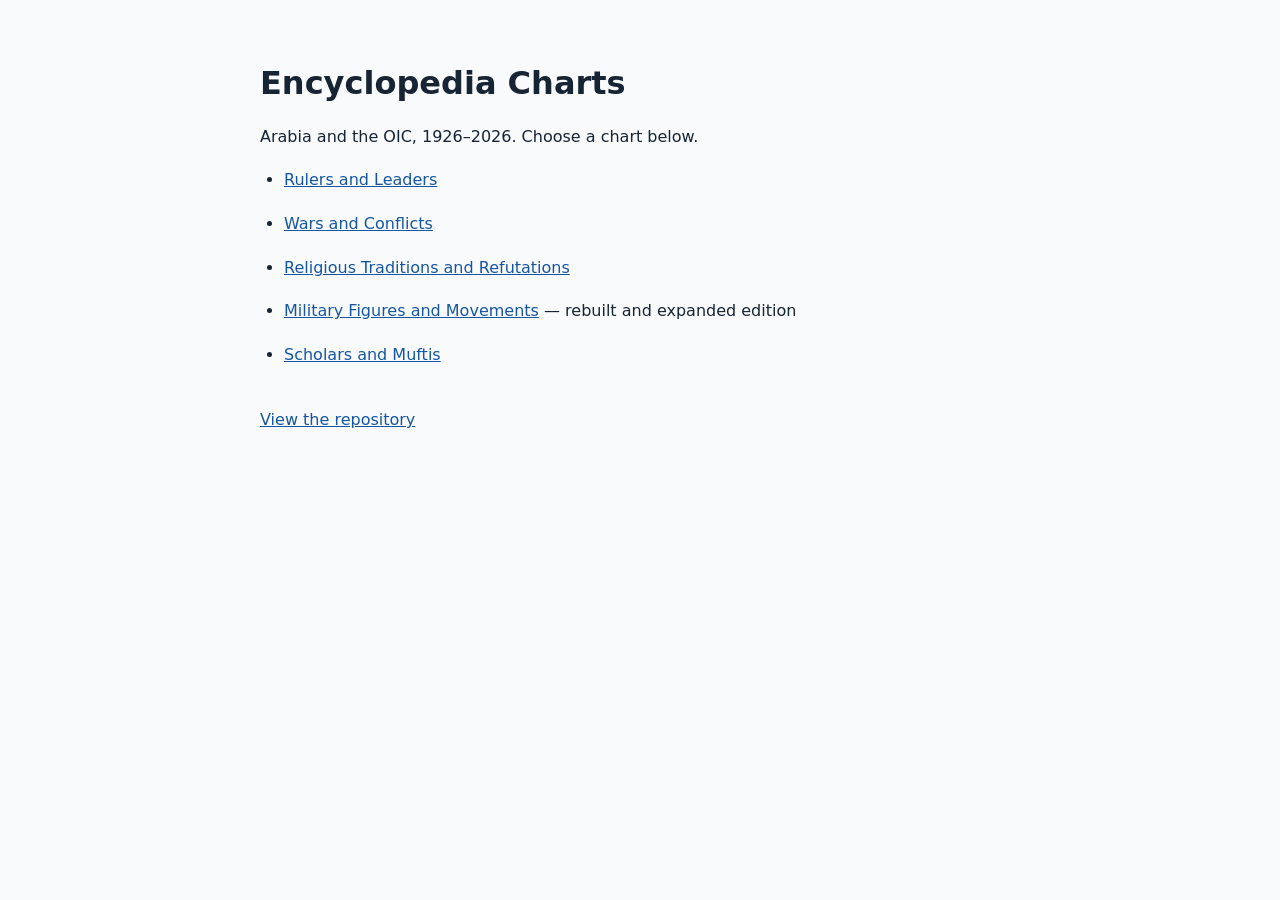
<file: index.html>
<!doctype html>
<html lang="en">
<head>
<meta charset="utf-8">
<meta name="viewport" content="width=device-width, initial-scale=1">
<title>Encyclopedia Charts — 1926–2026</title>
<style>
body{font-family:system-ui,sans-serif;max-width:760px;margin:64px auto;padding:0 24px;color:#172433;background:#f8fafc;line-height:1.6}h1{line-height:1.2}ul{padding-left:24px}li{margin:18px 0}a{color:#1656a1}footer{margin-top:40px;color:#536174}
</style>
</head>
<body>
<h1>Encyclopedia Charts</h1>
<p>Arabia and the OIC, 1926–2026. Choose a chart below.</p>
<ul>
<li><a href="Arabia_OIC_Leadership_Timeline_1926_2026.html">Rulers and Leaders</a></li>
<li><a href="Arabia_OIC_Wars_Timeline_1926_2026.html">Wars and Conflicts</a></li>
<li><a href="Regional_Firaq_Rudud_1926_2026.html">Religious Traditions and Refutations</a></li>
<li><a href="Arabia_OIC_Figures_Timeline_1926_2026.html">Military Figures and Movements</a> — rebuilt and expanded edition</li>
<li><a href="Arabia_OIC_Scholars_Timeline_1926_2026.html">Scholars and Muftis</a></li>
</ul>
<footer><a href="https://github.com/3mrbinmahmood-cell/arabic_encyclopedia_charts">View the repository</a></footer>
</body>
</html>
</file>
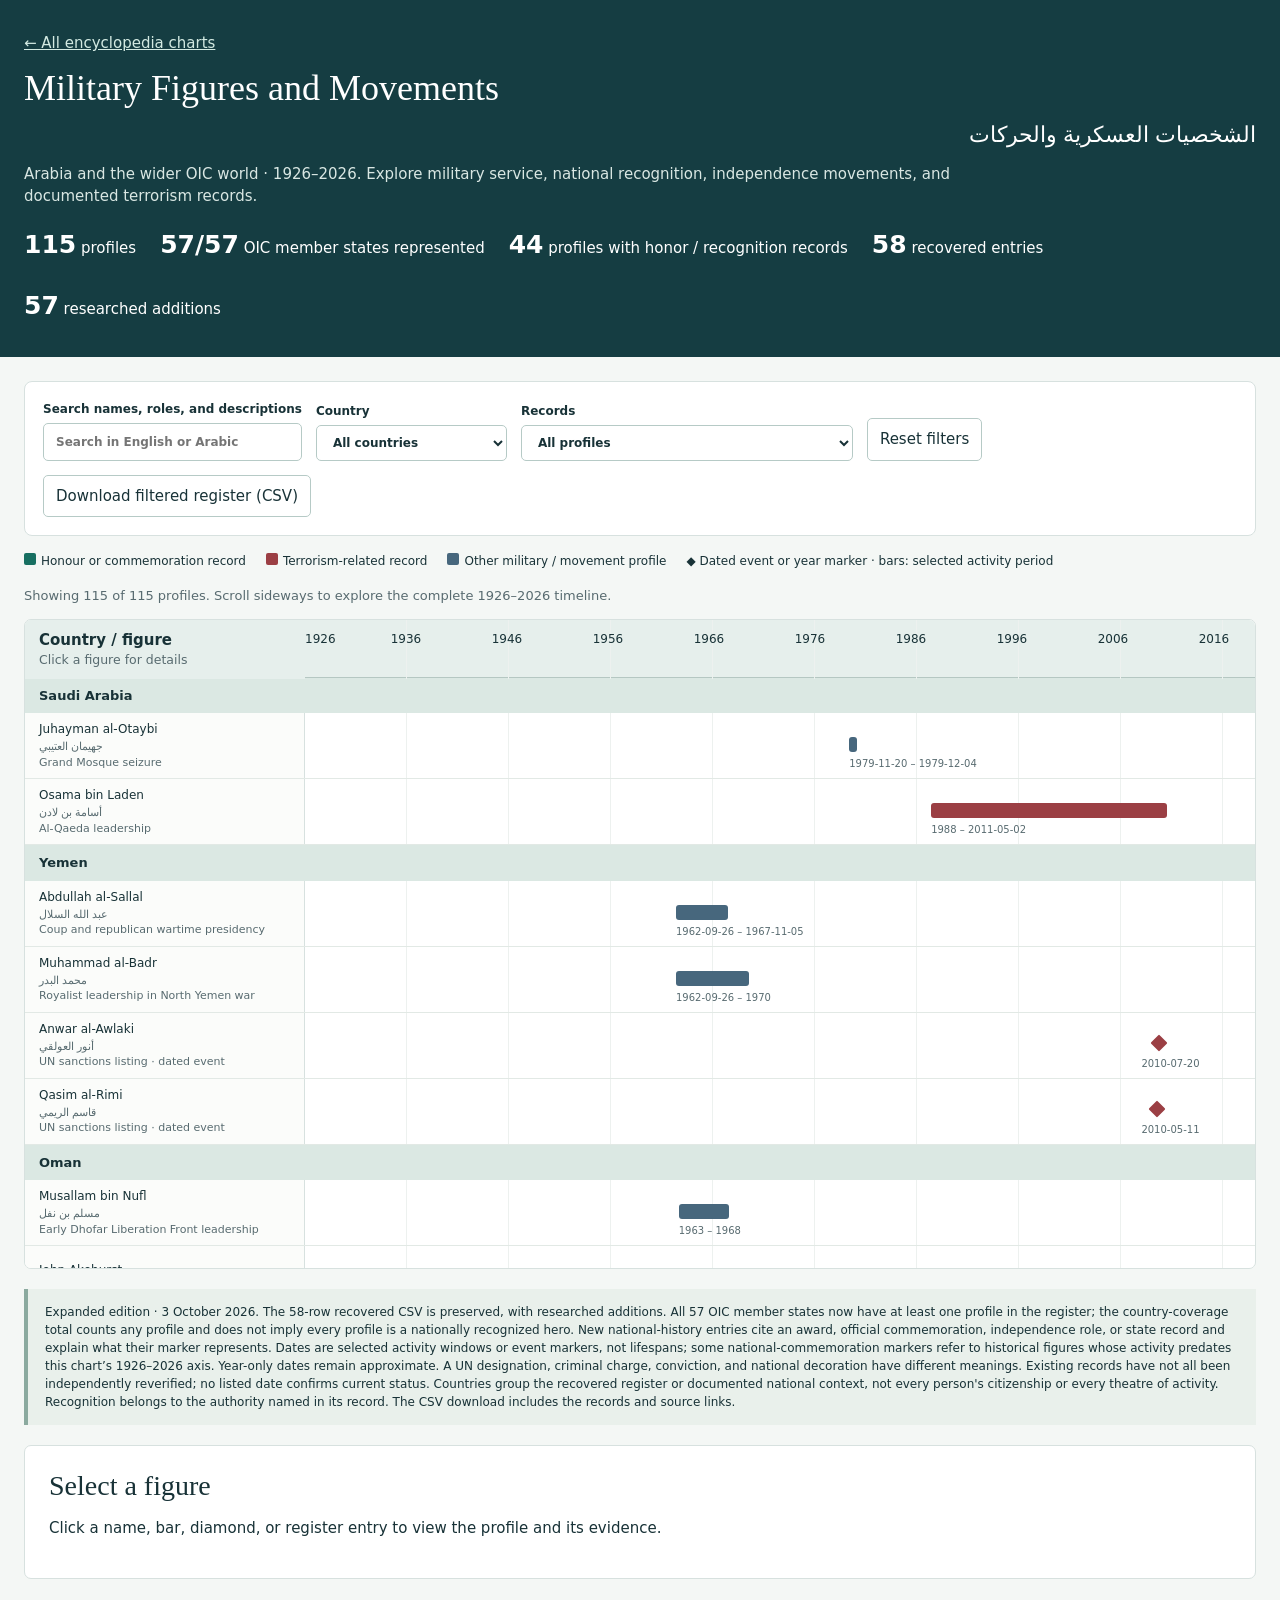
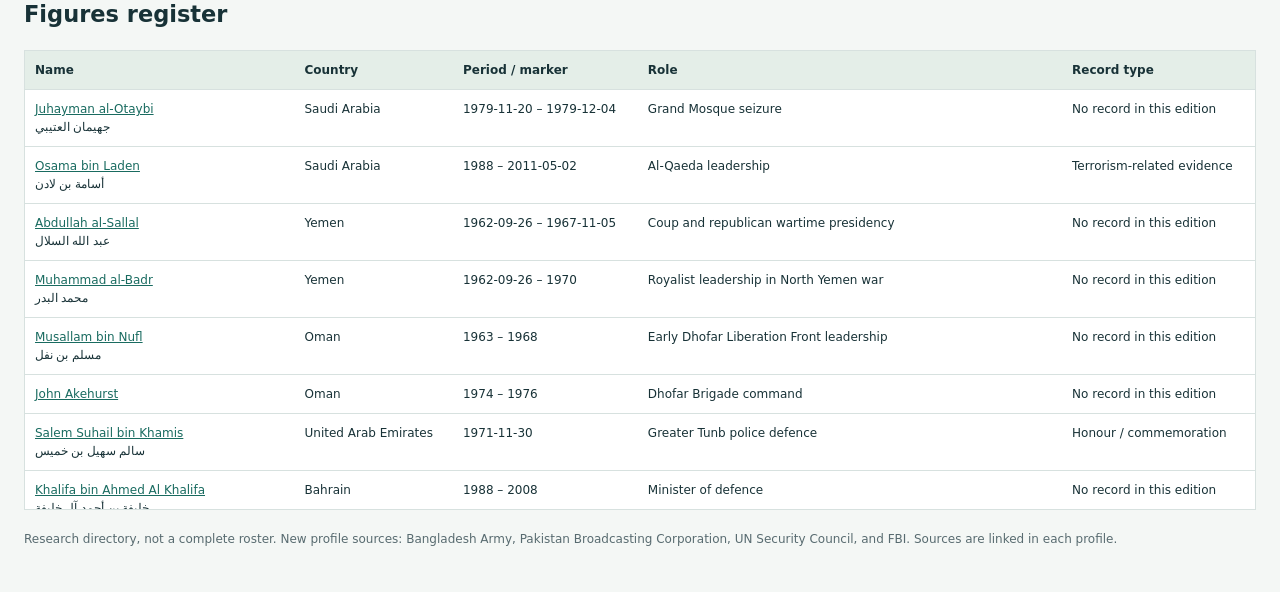
<file: Arabia_OIC_Figures_Timeline_1926_2026.html>
<!doctype html>
<html lang="en"><head><meta charset="utf-8"><meta name="viewport" content="width=device-width,initial-scale=1"><title>Military Figures and Movements · 1926–2026</title>
<style>
:root{--ink:#183237;--muted:#586b70;--line:#d7e1df;--hero:#176f61;--terror:#9b3f44;--other:#47677d}*{box-sizing:border-box}body{margin:0;background:#f4f7f5;color:var(--ink);font:15px/1.5 system-ui,Arial,sans-serif}header{background:#153d42;color:white;padding:32px max(24px,calc((100vw - 1450px)/2))}header a{color:#d3eae2}h1{font:36px/1.2 Georgia,serif;margin:12px 0}h1 span{font:22px Tahoma,Arial;display:block;margin-top:12px}.subtitle{max-width:1000px;color:#d9e7e3}main{max-width:1500px;margin:auto;padding:24px}.stats{display:flex;flex-wrap:wrap;gap:24px;margin-top:18px}.stats b{font-size:25px}.controls{display:flex;gap:14px;flex-wrap:wrap;align-items:end;padding:18px;background:white;border:1px solid var(--line);border-radius:8px}label{display:flex;flex-direction:column;gap:5px;font-size:12px;font-weight:650}input,select,button{font:inherit;padding:9px 12px;background:white;border:1px solid #b6cac6;border-radius:5px;color:var(--ink)}input{min-width:250px}button{cursor:pointer}button:hover{background:#e4eeea}button:focus-visible,a:focus-visible{outline:3px solid #c19031;outline-offset:2px}.legend{display:flex;gap:20px;flex-wrap:wrap;margin:16px 0;font-size:12px}.legend i{display:inline-block;width:12px;height:12px;margin-right:5px;border-radius:2px}.legend .h{background:var(--hero)}.legend .t{background:var(--terror)}.legend .o{background:var(--other)}#status{font-size:13px;color:var(--muted)}.chart-wrap{overflow:auto;max-height:650px;background:white;border:1px solid var(--line);border-radius:7px}.chart{min-width:1300px}.axis,.person{display:grid;grid-template-columns:280px 1fr}.axis{position:sticky;top:0;z-index:4;background:#e6efec;height:58px;border-bottom:1px solid #b5c7c2}.axis-label{position:sticky;left:0;background:#e6efec;padding:9px 14px;z-index:5}.axis-label small{display:block;font-weight:normal;color:var(--muted)}.track{position:relative;min-height:58px;background:repeating-linear-gradient(to right,transparent 0,transparent calc(10% - 1px),#edf1ef calc(10% - 1px),#edf1ef 10%)}.tick{position:absolute;top:10px;font-size:12px;transform:translateX(-50%)}.tick:first-child{transform:none}.tick:last-child{transform:translateX(-100%)}.country{padding:8px 14px;background:#dbe8e3;font-size:13px;font-weight:750}.person{border-bottom:1px solid #e2e9e5;min-height:65px}.person-name{position:sticky;left:0;background:#fbfcfa;z-index:2;border-radius:0;border:0;border-right:1px solid var(--line);text-align:left;font-size:12px;padding:7px 14px}.person-name small{display:block;color:var(--muted);font-size:11px}.arabic{font-family:Tahoma,Arial;direction:rtl;unicode-bidi:isolate}.bar{position:absolute;top:24px;height:15px;min-width:8px;border:0;border-radius:3px;padding:0;background:var(--other)}.bar.hero{background:var(--hero)}.bar.terror{background:var(--terror)}.bar.event{width:12px!important;height:12px;top:24px;transform:translateX(-50%) rotate(45deg);border-radius:1px}.bar:hover{filter:brightness(1.3)}.dates{position:absolute;top:43px;font-size:10px;white-space:nowrap;color:var(--muted)}.notice{font-size:12px;padding:14px 17px;border-left:4px solid #8baa9f;background:#e9f0eb;margin:20px 0}.detail{padding:24px;background:white;border:1px solid var(--line);border-radius:7px;scroll-margin-top:15px}.detail h2{font:28px Georgia;margin:0}.detail h2 small{display:block;font:20px Tahoma;margin-top:6px}.badge{display:inline-block;border-radius:5px;background:#e8eeeb;padding:4px 8px;font-size:11px;margin:9px 5px 0 0}h3{font-size:16px;margin-top:22px}.detail dl{display:grid;grid-template-columns:160px 1fr;gap:8px;font-size:13px}.detail dt{color:var(--muted)}.detail dd{margin:0}.record{padding:13px 16px;background:#f3f6f2;border-radius:5px;margin:10px 0;font-size:13px}.record strong{display:block}.record small{display:block;color:var(--muted)}a{color:#196b60;overflow-wrap:anywhere}.sources a{display:block;margin:8px 0;font-size:12px}.table-wrap{overflow:auto;margin-top:12px;border:1px solid var(--line);max-height:460px;background:white}table{border-collapse:collapse;width:100%;font-size:12px}th,td{text-align:left;padding:10px;border-bottom:1px solid var(--line);vertical-align:top}th{position:sticky;top:0;background:#e4eee8}td button{font-size:12px;border:0;padding:0;text-align:left;background:none;color:#196b60;text-decoration:underline}footer{padding:20px 0;color:var(--muted);font-size:12px}#empty{padding:30px;text-align:center}@media(max-width:650px){h1{font-size:28px}main{padding:14px}header{padding:25px 18px}.detail dl{grid-template-columns:1fr}.detail dt{font-weight:bold}.stats{gap:14px}.controls{gap:10px}input,select{max-width:100%}}@media print{.controls,.legend,#download{display:none}.chart-wrap,.table-wrap{max-height:none;overflow:visible}.chart{min-width:0}.axis,.person{grid-template-columns:230px 1fr}header{background:white;color:#183237}.subtitle{color:#183237}.person-name,.axis{position:static}.detail{break-inside:avoid}}
</style></head><body>
<header><a href="index.html">← All encyclopedia charts</a><h1>Military Figures and Movements<span lang="ar" dir="rtl">الشخصيات العسكرية والحركات</span></h1><p class="subtitle">Arabia and the wider OIC world · 1926–2026. Explore military service, national recognition, independence movements, and documented terrorism records.</p><div class="stats"><span><b id="profileCount">—</b> profiles</span><span><b id="oicCoverage">—</b> OIC member states represented</span><span><b id="recognitionCount">—</b> profiles with honor / recognition records</span><span><b id="recoveredCount">—</b> recovered entries</span><span><b id="newCount">—</b> researched additions</span></div></header>
<main><div class="controls"><label>Search names, roles, and descriptions<input id="search" type="search" placeholder="Search in English or Arabic"></label><label>Country<select id="country"><option value="">All countries</option></select></label><label>Records<select id="category"><option value="">All profiles</option><option value="hero">Military decorations / national recognition</option><option value="terror">Terrorism-related records</option><option value="legal">Any judicial / sanctions record</option><option value="new">Newly researched profiles</option></select></label><button id="reset">Reset filters</button><button id="download">Download filtered register (CSV)</button></div>
<div class="legend"><span><i class="h"></i>Honour or commemoration record</span><span><i class="t"></i>Terrorism-related record</span><span><i class="o"></i>Other military / movement profile</span><span>◆ Dated event or year marker · bars: selected activity period</span></div><p id="status" aria-live="polite"></p>
<div class="chart-wrap" tabindex="0" aria-label="Scrollable figures timeline"><div id="timeline" class="chart"></div></div>
<div class="notice">Expanded edition · 3 October 2026. The 58-row recovered CSV is preserved, with researched additions. All 57 OIC member states now have at least one profile in the register; the country-coverage total counts any profile and does not imply every profile is a nationally recognized hero. New national-history entries cite an award, official commemoration, independence role, or state record and explain what their marker represents. Dates are selected activity windows or event markers, not lifespans; some national-commemoration markers refer to historical figures whose activity predates this chart’s 1926–2026 axis. Year-only dates remain approximate. A UN designation, criminal charge, conviction, and national decoration have different meanings. Existing records have not all been independently reverified; no listed date confirms current status. Countries group the recovered register or documented national context, not every person's citizenship or every theatre of activity. Recognition belongs to the authority named in its record. The CSV download includes the records and source links.</div>
<section id="detail" class="detail" aria-live="polite"><h2>Select a figure</h2><p>Click a name, bar, diamond, or register entry to view the profile and its evidence.</p></section>
<h2>Figures register</h2><div class="table-wrap"><table><thead><tr><th>Name</th><th>Country</th><th>Period / marker</th><th>Role</th><th>Record type</th></tr></thead><tbody id="register"></tbody></table></div><footer>Research directory, not a complete roster. New profile sources: Bangladesh Army, Pakistan Broadcasting Corporation, UN Security Council, and FBI. Sources are linked in each profile.</footer></main>
<script id="dataset" type="application/json">[{"id": "P003", "country": "Saudi Arabia", "name": "Juhayman al-Otaybi", "arabic": "جهيمان العتيبي", "role": "Grand Mosque seizure", "start": "1979-11-20", "end": "1979-12-04", "ah": "1399–1400 AH", "description": "Led the armed group that seized the Grand Mosque in Mecca.", "outcome": "Saudi forces retook the mosque; he was captured and executed in January 1980.", "notes": "Selected activity window, not a complete career or lifespan. Annual and monthly boundaries retain approximate precision.", "honors": [], "legal": [], "sources": ["https://en.wikipedia.org/wiki/Juhayman_al-Otaybi"], "edition": "Recovered register", "terror": false}, {"id": "P005", "country": "Saudi Arabia", "name": "Osama bin Laden", "arabic": "أسامة بن لادن", "role": "Al-Qaeda leadership", "start": "1988", "end": "2011-05-02", "ah": "1408–1432 AH", "description": "Saudi-born founder of al-Qaeda; the network operated across several countries.", "outcome": "Killed in a US operation in Abbottabad, Pakistan, in 2011. Placement is by origin, not continuous presence in Saudi Arabia.", "notes": "Selected activity window, not a complete career or lifespan. Annual and monthly boundaries retain approximate precision.", "honors": [], "legal": [{"date": "1998-11-04", "type": "Judicial record", "authority": "United States federal prosecution / FBI history", "title": "Criminal indictment", "text": "The FBI records an indictment connected to the 1998 U.S. embassy bombings. An indictment is an allegation, not a conviction.", "source": "https://www.fbi.gov/history/cases-and-criminals/osama-bin-laden", "status": "Historical indictment; killed in 2011"}, {"date": "2001-10-10", "type": "Terrorism-related individual record", "authority": "FBI", "title": "Most Wanted Terrorists listing", "text": "The FBI history records his inclusion when this wanted list was created. A wanted listing is not a criminal conviction.", "source": "https://www.fbi.gov/history/cases-and-criminals/osama-bin-laden", "status": "Historical wanted listing; killed in 2011"}], "sources": ["https://en.wikipedia.org/wiki/Osama_bin_Laden", "https://www.fbi.gov/history/cases-and-criminals/osama-bin-laden"], "edition": "Recovered register", "terror": true}, {"id": "P007", "country": "Yemen", "name": "Abdullah al-Sallal", "arabic": "عبد الله السلال", "role": "Coup and republican wartime presidency", "start": "1962-09-26", "end": "1967-11-05", "ah": "1382–1387 AH", "description": "Led the officers who overthrew the imamate and became the first president of North Yemen's republic.", "outcome": "Removed from office in 1967 while the civil war continued.", "notes": "Selected activity window, not a complete career or lifespan. Annual and monthly boundaries retain approximate precision.", "honors": [], "legal": [], "sources": ["https://en.wikipedia.org/wiki/Abdullah_al-Sallal"], "edition": "Recovered register", "terror": false}, {"id": "P006", "country": "Yemen", "name": "Muhammad al-Badr", "arabic": "محمد البدر", "role": "Royalist leadership in North Yemen war", "start": "1962-09-26", "end": "1970", "ah": "1382–1390 AH", "description": "The displaced imam led the royalist side against the Yemen Arab Republic.", "outcome": "The republican government survived; the principal royalist war ended with reconciliation and recognition in 1970.", "notes": "Selected activity window, not a complete career or lifespan. Annual and monthly boundaries retain approximate precision.", "honors": [], "legal": [], "sources": ["https://en.wikipedia.org/wiki/Muhammad_al-Badr"], "edition": "Recovered register", "terror": false}, {"id": "P013", "country": "Oman", "name": "Musallam bin Nufl", "arabic": "مسلم بن نفل", "role": "Early Dhofar Liberation Front leadership", "start": "1963", "end": "1968", "ah": "1382–1388 AH", "description": "An organizer of the early Dhofar insurgency and a leader of the Dhofar Liberation Front.", "outcome": "The movement's 1968 reorganization displaced its earlier leadership configuration; this is a selected phase, not a lifespan.", "notes": "Selected activity window, not a complete career or lifespan. Annual and monthly boundaries retain approximate precision.", "honors": [], "legal": [], "sources": ["https://en.wikipedia.org/wiki/Musallam_bin_Nufl"], "edition": "Recovered register", "terror": false}, {"id": "P014", "country": "Oman", "name": "John Akehurst", "arabic": "", "role": "Dhofar Brigade command", "start": "1974", "end": "1976", "ah": "1393–1397 AH", "description": "British officer commanding the sultanate's Dhofar Brigade during the final major campaigns.", "outcome": "Government forces defeated the principal insurgent positions; he left this command in 1976.", "notes": " The 1974–1976 campaign-command window follows the Imperial War Museums oral-history catalogue; some later association accounts give a different terminal year.", "honors": [], "legal": [], "sources": ["https://www.iwm.org.uk/collections/item/object/80024695", "https://en.wikipedia.org/wiki/John_Akehurst_(British_Army_officer)"], "edition": "Recovered register", "terror": false}, {"id": "P015", "country": "United Arab Emirates", "name": "Salem Suhail bin Khamis", "arabic": "سالم سهيل بن خميس", "role": "Greater Tunb police defence", "start": "1971-11-30", "end": "1971-11-30", "ah": "1391–1391 AH", "description": "Police commander on Greater Tunb during the Iranian seizure of the island.", "outcome": "Killed on 30 November 1971; later commemorated in the UAE. The event predates federation.", "notes": "Selected activity window, not a complete career or lifespan. Annual and monthly boundaries retain approximate precision.", "honors": [{"date": "2018-11-29", "authority": "UAE commemoration, reported by Gulf News", "title": "Commemorated as the first Emirati martyr", "text": "Dated report describes the UAE commemoration of the police officer killed on Greater Tunb on 30 November 1971. This is a commemoration report, not an award decree or an independent theological judgment.", "type": "Commemoration report", "source": "https://gulfnews.com/uae/government/who-was-the-first-emirati-martyr-1.1543482939877"}], "legal": [], "sources": ["https://gulfnews.com/uae/government/who-was-the-first-emirati-martyr-1.1543482939877"], "edition": "Recovered register", "terror": false}, {"id": "P017", "country": "Bahrain", "name": "Khalifa bin Ahmed Al Khalifa", "arabic": "خليفة بن أحمد آل خليفة", "role": "Minister of defence", "start": "1988", "end": "2008", "ah": "1408–1430 AH", "description": "Held the defence ministry during this selected institutional period.", "outcome": "Moved to commander-in-chief of the Bahrain Defence Force in 2008; later command is not charted here.", "notes": "Selected activity window, not a complete career or lifespan. Annual and monthly boundaries retain approximate precision.", "honors": [], "legal": [], "sources": ["https://en.wikipedia.org/wiki/Khalifa_bin_Ahmed_Al_Khalifa"], "edition": "Recovered register", "terror": false}, {"id": "P018", "country": "Kuwait", "name": "Mubarak Abdullah Al-Jaber Al-Sabah", "arabic": "مبارك عبد الله الجابر الصباح", "role": "Chief of the general staff", "start": "1963", "end": "1980", "ah": "1382–1401 AH", "description": "Led Kuwait's general staff during the development of the post-independence armed forces.", "outcome": "Retired from this command in 1980.", "notes": "Selected activity window, not a complete career or lifespan. Annual and monthly boundaries retain approximate precision.", "honors": [], "legal": [], "sources": ["https://en.wikipedia.org/wiki/Mubarak_Abdullah_Al-Jaber_Al-Sabah"], "edition": "Recovered register", "terror": false}, {"id": "P021", "country": "Jordan", "name": "Habis al-Majali", "arabic": "حابس المجالي", "role": "Army command in Black September and aftermath", "start": "1970", "end": "1971", "ah": "1389–1391 AH", "description": "Jordanian commander during the confrontation between the government and Palestinian armed organizations.", "outcome": "Government forces ended the organizations' main military presence in Jordan; the bar is a campaign phase.", "notes": "Selected activity window, not a complete career or lifespan. Annual and monthly boundaries retain approximate precision.", "honors": [], "legal": [], "sources": ["https://en.wikipedia.org/wiki/Habis_al-Majali"], "edition": "Recovered register", "terror": false}, {"id": "P022", "country": "Iraq", "name": "Abd al-Karim Qasim", "arabic": "عبد الكريم قاسم", "role": "Military-led government after overthrow of monarchy", "start": "1958-07-14", "end": "1963-02-08", "ah": "1377–1382 AH", "description": "An army officer who led the 1958 overthrow and headed the resulting republic.", "outcome": "Overthrown in February 1963 and executed the following day.", "notes": "Selected activity window, not a complete career or lifespan. Annual and monthly boundaries retain approximate precision.", "honors": [], "legal": [], "sources": ["https://en.wikipedia.org/wiki/Abd_al-Karim_Qasim"], "edition": "Recovered register", "terror": false}, {"id": "P023", "country": "Iraq", "name": "Mustafa Barzani", "arabic": "مصطفى البارزاني", "role": "Kurdish rebellion leadership", "start": "1961", "end": "1975", "ah": "1380–1395 AH", "description": "Led Kurdish forces during the principal Iraqi Kurdish revolts of this period.", "outcome": "The 1975 withdrawal of Iranian support was followed by collapse of the rebellion and exile.", "notes": "Selected activity window, not a complete career or lifespan. Annual and monthly boundaries retain approximate precision.", "honors": [], "legal": [], "sources": ["https://en.wikipedia.org/wiki/Mustafa_Barzani"], "edition": "Recovered register", "terror": false}, {"id": "P031", "country": "Palestine", "name": "George Habash", "arabic": "جورج حبش", "role": "Popular Front for the Liberation of Palestine leadership", "start": "1967", "end": "2000", "ah": "1386–1421 AH", "description": "Founded and led the PFLP, an organization with political and armed activities.", "outcome": "Stepped down as secretary-general in 2000.", "notes": "Selected activity window, not a complete career or lifespan. Annual and monthly boundaries retain approximate precision.", "honors": [], "legal": [], "sources": ["https://en.wikipedia.org/wiki/George_Habash"], "edition": "Recovered register", "terror": false}, {"id": "P030", "country": "Palestine", "name": "Yasser Arafat", "arabic": "ياسر عرفات", "role": "Palestine Liberation Organization chairmanship", "start": "1969", "end": "2004-11-11", "ah": "1388–1425 AH", "description": "Chaired the PLO through armed conflict, diplomacy and the establishment of the Palestinian Authority.", "outcome": "Remained PLO chairman until his death in 2004; this bar is organizational leadership, not continuous combat.", "notes": "Selected activity window, not a complete career or lifespan. Annual and monthly boundaries retain approximate precision.", "honors": [], "legal": [], "sources": ["https://en.wikipedia.org/wiki/Yasser_Arafat"], "edition": "Recovered register", "terror": false}, {"id": "P032", "country": "Palestine", "name": "Ahmed Yassin", "arabic": "أحمد ياسين", "role": "Hamas founding and movement leadership", "start": "1987", "end": "2004-03-22", "ah": "1407–1425 AH", "description": "A founder and senior leader of Hamas; periods of imprisonment interrupted his freedom of action.", "outcome": "Killed in an Israeli strike in March 2004. The bar denotes organizational association, not uninterrupted operational command.", "notes": "Selected activity window, not a complete career or lifespan. Annual and monthly boundaries retain approximate precision.", "honors": [], "legal": [], "sources": ["https://en.wikipedia.org/wiki/Ahmed_Yassin"], "edition": "Recovered register", "terror": false}, {"id": "P036", "country": "Lebanon", "name": "Bachir Gemayel", "arabic": "بشير الجميل", "role": "Lebanese Forces leadership", "start": "1976", "end": "1982-09-14", "ah": "1395–1402 AH", "description": "Led the Lebanese Forces during the civil war and was elected president in 1982.", "outcome": "Assassinated before taking up the presidency.", "notes": "Selected activity window, not a complete career or lifespan. Annual and monthly boundaries retain approximate precision.", "honors": [], "legal": [], "sources": ["https://en.wikipedia.org/wiki/Bachir_Gemayel"], "edition": "Recovered register", "terror": false}, {"id": "P038", "country": "Lebanon", "name": "Michel Aoun", "arabic": "ميشال عون", "role": "Lebanese Army command and military-led administration", "start": "1984", "end": "1990", "ah": "1404–1411 AH", "description": "Army commander whose authority became one of the rival centres of government during the civil war.", "outcome": "His forces were defeated in October 1990 and he subsequently went into exile; later presidential office is excluded.", "notes": "Selected activity window, not a complete career or lifespan. Annual and monthly boundaries retain approximate precision.", "honors": [], "legal": [], "sources": ["https://en.wikipedia.org/wiki/Michel_Aoun"], "edition": "Recovered register", "terror": false}, {"id": "P039", "country": "Egypt", "name": "Abdel Hakim Amer", "arabic": "عبد الحكيم عامر", "role": "Senior armed-forces command", "start": "1953", "end": "1967-06", "ah": "1372–1387 AH", "description": "Led Egypt's armed forces through the Suez conflict, the Yemen intervention and the June 1967 war.", "outcome": "Removed after the 1967 defeat; he died later that year.", "notes": "Selected activity window, not a complete career or lifespan. Annual and monthly boundaries retain approximate precision.", "honors": [], "legal": [], "sources": ["https://en.wikipedia.org/wiki/Abdel_Hakim_Amer"], "edition": "Recovered register", "terror": false}, {"id": "P041", "country": "Egypt", "name": "Abdel Moneim Riad", "arabic": "عبد المنعم رياض", "role": "Chief of staff after the June war", "start": "1967", "end": "1969-03-09", "ah": "1386–1388 AH", "description": "Oversaw military reconstruction and operations along the Suez front.", "outcome": "Killed at the front in March 1969.", "notes": "Selected activity window, not a complete career or lifespan. Annual and monthly boundaries retain approximate precision.", "honors": [], "legal": [], "sources": ["https://en.wikipedia.org/wiki/Abdul_Munim_Riad"], "edition": "Recovered register", "terror": false}, {"id": "P040", "country": "Egypt", "name": "Saad el-Shazly", "arabic": "سعد الشاذلي", "role": "Chief of staff", "start": "1971-05-16", "end": "1973-12-13", "ah": "1391–1393 AH", "description": "Chief of staff during preparations for and the opening of the October 1973 war.", "outcome": "Left the post in December 1973 after disagreements over the conduct of the war.", "notes": "Selected activity window, not a complete career or lifespan. Annual and monthly boundaries retain approximate precision.", "honors": [], "legal": [], "sources": ["https://en.wikipedia.org/wiki/Saad_el-Shazly"], "edition": "Recovered register", "terror": false}, {"id": "P042", "country": "Egypt", "name": "Ahmad Ismail Ali", "arabic": "أحمد إسماعيل علي", "role": "Defence minister and commander-in-chief", "start": "1972", "end": "1974-12-25", "ah": "1391–1394 AH", "description": "Led the defence establishment during the October 1973 war.", "outcome": "Held the office until his death in December 1974.", "notes": "Selected activity window, not a complete career or lifespan. Annual and monthly boundaries retain approximate precision.", "honors": [], "legal": [], "sources": ["https://en.wikipedia.org/wiki/Ahmad_Ismail_Ali"], "edition": "Recovered register", "terror": false}, {"id": "P044", "country": "Sudan", "name": "John Garang", "arabic": "جون قرنق", "role": "SPLA / SPLM leadership", "start": "1983", "end": "2005-07-30", "ah": "1403–1426 AH", "description": "Led the southern Sudanese movement during the second civil war and the 2005 peace settlement.", "outcome": "Entered a power-sharing government and died in a helicopter crash in July 2005; the territory was then part of Sudan.", "notes": "Selected activity window, not a complete career or lifespan. Annual and monthly boundaries retain approximate precision.", "honors": [], "legal": [], "sources": ["https://en.wikipedia.org/wiki/John_Garang"], "edition": "Recovered register", "terror": false}, {"id": "P052", "country": "Algeria", "name": "Krim Belkacem", "arabic": "كريم بلقاسم", "role": "FLN command and negotiations", "start": "1954", "end": "1962", "ah": "1373–1382 AH", "description": "An FLN commander who later played a leading role in independence negotiations.", "outcome": "Helped negotiate the Evian settlement; Algeria became independent in 1962.", "notes": "Selected activity window, not a complete career or lifespan. Annual and monthly boundaries retain approximate precision.", "honors": [], "legal": [], "sources": ["https://en.wikipedia.org/wiki/Krim_Belkacem"], "edition": "Recovered register", "terror": false}, {"id": "P054", "country": "Algeria", "name": "Houari Boumediene", "arabic": "هواري بومدين", "role": "ALN general staff and post-independence army leadership", "start": "1960", "end": "1965", "ah": "1379–1385 AH", "description": "Led the ALN general staff and then the post-independence defence establishment.", "outcome": "Overthrew Ahmed Ben Bella in 1965; later head-of-state years belong to the leadership companion.", "notes": "Selected activity window, not a complete career or lifespan. Annual and monthly boundaries retain approximate precision.", "honors": [], "legal": [], "sources": ["https://en.wikipedia.org/wiki/Houari_Boum%C3%A9di%C3%A8ne"], "edition": "Recovered register", "terror": false}, {"id": "P057", "country": "Morocco", "name": "Mohamed Meziane", "arabic": "محمد أمزيان", "role": "Moroccan command after Spanish military service", "start": "1956", "end": "1966", "ah": "1375–1386 AH", "description": "Returned from Spanish service to serve in Morocco's armed forces.", "outcome": "Appointed ambassador to Spain in 1966; this bar isolates his Moroccan command phase.", "notes": "Selected activity window, not a complete career or lifespan. Annual and monthly boundaries retain approximate precision.", "honors": [], "legal": [], "sources": ["https://en.wikipedia.org/wiki/Mohamed_Meziane"], "edition": "Recovered register", "terror": false}, {"id": "P058", "country": "Mauritania", "name": "Mohamed Khouna Ould Haidalla", "arabic": "محمد خونه ولد هيداله", "role": "Military head of state", "start": "1980-01-04", "end": "1984-12-12", "ah": "1400–1405 AH", "description": "Headed Mauritania's military government during this period.", "outcome": "Removed in a coup in December 1984.", "notes": "Selected activity window, not a complete career or lifespan. Annual and monthly boundaries retain approximate precision.", "honors": [], "legal": [], "sources": ["https://en.wikipedia.org/wiki/Mohamed_Khouna_Ould_Haidalla"], "edition": "Recovered register", "terror": false}, {"id": "P063", "country": "Afghanistan", "name": "Gulbuddin Hekmatyar", "arabic": "قلب الدين حكمتيار", "role": "Hezb-e Islami leadership in the anti-Soviet and civil-war period", "start": "1976", "end": "1996", "ah": "1395–1417 AH", "description": "Led Hezb-e Islami during resistance to the Soviet-backed government and the subsequent civil war.", "outcome": "Left Kabul as the Taliban took power in 1996; later activity is outside this selected phase.", "notes": "Selected activity window, not a complete career or lifespan. Annual and monthly boundaries retain approximate precision.", "honors": [], "legal": [], "sources": ["https://en.wikipedia.org/wiki/Gulbuddin_Hekmatyar"], "edition": "Recovered register", "terror": false}, {"id": "P061", "country": "Afghanistan", "name": "Ahmad Shah Massoud", "arabic": "أحمد شاه مسعود", "role": "Anti-Soviet, civil-war and anti-Taliban commands", "start": "1979", "end": "2001-09-09", "ah": "1399–1422 AH", "description": "Led forces in Panjshir and later the anti-Taliban Northern Alliance; his institutional role changed across these phases.", "outcome": "Assassinated in September 2001.", "notes": "Selected activity window, not a complete career or lifespan. Annual and monthly boundaries retain approximate precision.", "honors": [], "legal": [], "sources": ["https://en.wikipedia.org/wiki/Ahmad_Shah_Massoud"], "edition": "Recovered register", "terror": false}, {"id": "P066", "country": "Pakistan", "name": "Yahya Khan", "arabic": "يحيى خان", "role": "Army command and military government", "start": "1966", "end": "1971-12", "ah": "1385–1391 AH", "description": "Army chief and later president during the 1971 war and the separation of East Pakistan.", "outcome": "Resigned after the December 1971 defeat.", "notes": "Selected activity window, not a complete career or lifespan. Annual and monthly boundaries retain approximate precision.", "honors": [], "legal": [], "sources": ["https://en.wikipedia.org/wiki/Yahya_Khan"], "edition": "Recovered register", "terror": false}, {"id": "P067", "country": "Pakistan", "name": "Muhammad Zia-ul-Haq", "arabic": "محمد ضياء الحق", "role": "Military-led government", "start": "1977-07-05", "end": "1988-08-17", "ah": "1397–1409 AH", "description": "Seized power in 1977 and headed the military-led state during the Soviet-Afghan war.", "outcome": "Died in an aircraft crash in August 1988.", "notes": "Selected activity window, not a complete career or lifespan. Annual and monthly boundaries retain approximate precision.", "honors": [], "legal": [], "sources": ["https://en.wikipedia.org/wiki/Muhammad_Zia-ul-Haq"], "edition": "Recovered register", "terror": false}, {"id": "P074", "country": "Bangladesh", "name": "Khaled Mosharraf", "arabic": "", "role": "Sector and brigade command in the independence war", "start": "1971", "end": "1971", "ah": "1390–1391 AH", "description": "Commanded forces in the Bangladesh independence campaign.", "outcome": "The war ended with Pakistan's surrender in Dhaka; later army and political roles are excluded.", "notes": "Selected activity window, not a complete career or lifespan. Annual and monthly boundaries retain approximate precision.", "honors": [], "legal": [], "sources": ["https://en.wikipedia.org/wiki/Khaled_Mosharraf"], "edition": "Recovered register", "terror": false}, {"id": "P073", "country": "Bangladesh", "name": "M. A. G. Osmani", "arabic": "", "role": "Bangladesh forces commander-in-chief", "start": "1971-04", "end": "1972-04", "ah": "1391–1392 AH", "description": "Commanded the Bangladesh forces during the independence war.", "outcome": "Continued in command briefly after independence before retiring from the armed forces.", "notes": "Selected activity window, not a complete career or lifespan. Annual and monthly boundaries retain approximate precision.", "honors": [], "legal": [], "sources": ["https://en.wikipedia.org/wiki/M._A._G._Osmani"], "edition": "Recovered register", "terror": false}, {"id": "P076", "country": "Bangladesh", "name": "Matiur Rahman", "arabic": "", "role": "Attempt to defect during the 1971 war", "start": "1971-08-20", "end": "1971-08-20", "ah": "1391–1391 AH", "description": "A Bengali Pakistan Air Force pilot who attempted to divert a training aircraft during the war.", "outcome": "Died in the crash; Bangladesh later awarded him Bir Sreshtho. Pakistan's commemoration of the other pilot differs.", "notes": "Selected activity window, not a complete career or lifespan. Annual and monthly boundaries retain approximate precision.", "honors": [{"date": "1973-12-15", "authority": "Government of Bangladesh", "title": "Bir Sreshtho", "text": "Posthumous military decoration; award chronology is distinct from the 1971 activity marker.", "type": "Formal honor", "source": "https://en.wikipedia.org/wiki/Bir_Sreshtho"}], "legal": [], "sources": ["https://en.wikipedia.org/wiki/Matiur_Rahman_(military_pilot)", "https://en.wikipedia.org/wiki/Bir_Sreshtho"], "edition": "Recovered register", "terror": false}, {"id": "P075", "country": "Bangladesh", "name": "Nur Mohammad Sheikh", "arabic": "", "role": "Combat service in the independence war", "start": "1971-09-05", "end": "1971-09-05", "ah": "1391–1391 AH", "description": "An East Pakistan Rifles soldier fighting for Bangladesh during the 1971 war.", "outcome": "Killed in action; posthumously awarded Bangladesh's Bir Sreshtho decoration.", "notes": "Selected activity window, not a complete career or lifespan. Annual and monthly boundaries retain approximate precision.", "honors": [{"date": "1973-12-15", "authority": "Government of Bangladesh", "title": "Bir Sreshtho", "text": "Posthumous military decoration. The date is that of the gazette establishing the awards, not the date of his death.", "type": "Formal honor", "source": "https://en.wikipedia.org/wiki/Bir_Sreshtho"}], "legal": [], "sources": ["https://en.wikipedia.org/wiki/Nur_Mohammad_Sheikh", "https://en.wikipedia.org/wiki/Bir_Sreshtho"], "edition": "Recovered register", "terror": false}, {"id": "P077", "country": "Maldives", "name": "Abdullah Luthufee", "arabic": "عبد الله لطفي", "role": "Attempted overthrow of the government", "start": "1988-11-03", "end": "1988-11-03", "ah": "1409–1409 AH", "description": "A Maldivian organizer of the attempted coup, assisted by armed members of the Sri Lankan PLOTE.", "outcome": "The attempt failed after Indian intervention and he was captured.", "notes": "Selected activity window, not a complete career or lifespan. Annual and monthly boundaries retain approximate precision.", "honors": [], "legal": [], "sources": ["https://en.wikipedia.org/wiki/1988_Maldives_coup_attempt"], "edition": "Recovered register", "terror": false}, {"id": "P086", "country": "Türkiye", "name": "Abdullah Ocalan", "arabic": "عبد الله أوجلان", "role": "PKK leadership before capture", "start": "1978", "end": "1999-02-15", "ah": "1398–1419 AH", "description": "Led the Kurdistan Workers' Party before his arrest; the armed campaign began later than the organization's founding.", "outcome": "Captured in 1999. Subsequent influence from prison is not shown as uninterrupted field command.", "notes": "Selected activity window, not a complete career or lifespan. Annual and monthly boundaries retain approximate precision.", "honors": [], "legal": [], "sources": ["https://en.wikipedia.org/wiki/Abdullah_%C3%96calan"], "edition": "Recovered register", "terror": false}, {"id": "P085", "country": "Türkiye", "name": "Kenan Evren", "arabic": "كنعان إيفرين", "role": "Coup and military council government", "start": "1980-09-12", "end": "1983", "ah": "1400–1404 AH", "description": "Led the military coup of September 1980 and the resulting military council.", "outcome": "A civilian cabinet took office in 1983; his subsequent presidency is outside this military-government phase.", "notes": "Selected activity window, not a complete career or lifespan. Annual and monthly boundaries retain approximate precision.", "honors": [], "legal": [], "sources": ["https://en.wikipedia.org/wiki/Kenan_Evren"], "edition": "Recovered register", "terror": false}, {"id": "P090", "country": "Indonesia", "name": "Kartosuwiryo", "arabic": "", "role": "Darul Islam leadership", "start": "1949", "end": "1962", "ah": "1368–1382 AH", "description": "Led the Darul Islam rebellion and its claim to an Islamic state in parts of Indonesia.", "outcome": "Captured and executed in 1962.", "notes": "Selected activity window, not a complete career or lifespan. Annual and monthly boundaries retain approximate precision.", "honors": [], "legal": [], "sources": ["https://en.wikipedia.org/wiki/Sekarmadji_Maridjan_Kartosuwiryo"], "edition": "Recovered register", "terror": false}, {"id": "P089", "country": "Indonesia", "name": "Abdul Haris Nasution", "arabic": "عبد الحارس ناسوتيون", "role": "Second term as army chief of staff", "start": "1955", "end": "1962", "ah": "1374–1382 AH", "description": "Led the Indonesian Army during this selected post-independence command period.", "outcome": "Moved to a different senior military role in 1962; this is not a retirement date.", "notes": "Selected activity window, not a complete career or lifespan. Annual and monthly boundaries retain approximate precision.", "honors": [], "legal": [], "sources": ["https://en.wikipedia.org/wiki/Abdul_Haris_Nasution"], "edition": "Recovered register", "terror": false}, {"id": "P092", "country": "Indonesia", "name": "Hasan di Tiro", "arabic": "", "role": "Free Aceh Movement leadership through the peace settlement", "start": "1976", "end": "2005", "ah": "1395–1426 AH", "description": "Founded the Free Aceh Movement; much of his leadership was exercised from exile.", "outcome": "The 2005 Helsinki agreement ended the principal armed conflict; the endpoint denotes the settlement, not his death.", "notes": "Selected activity window, not a complete career or lifespan. Annual and monthly boundaries retain approximate precision.", "honors": [], "legal": [], "sources": ["https://en.wikipedia.org/wiki/Hasan_di_Tiro"], "edition": "Recovered register", "terror": false}, {"id": "P094", "country": "Malaysia", "name": "Chin Peng", "arabic": "", "role": "Malayan Communist Party armed-struggle period", "start": "1948", "end": "1989-12-02", "ah": "1367–1410 AH", "description": "Led the Malayan Communist Party through the Emergency and the later insurgency.", "outcome": "The December 1989 peace agreement ended the party's armed struggle; the intervening lull is included in this umbrella period.", "notes": "Selected activity window, not a complete career or lifespan. Annual and monthly boundaries retain approximate precision.", "honors": [], "legal": [], "sources": ["https://en.wikipedia.org/wiki/Chin_Peng"], "edition": "Recovered register", "terror": false}, {"id": "P096", "country": "Brunei", "name": "A. M. Azahari", "arabic": "", "role": "Political leadership associated with the Brunei revolt", "start": "1962-12", "end": "1962-12", "ah": "1382–1382 AH", "description": "Brunei People's Party leader associated with the revolt and a proposed North Borneo federation.", "outcome": "The revolt was suppressed and he remained abroad; this does not assert personal battlefield command.", "notes": "Selected activity window, not a complete career or lifespan. Annual and monthly boundaries retain approximate precision.", "honors": [], "legal": [], "sources": ["https://en.wikipedia.org/wiki/A._M._Azahari"], "edition": "Recovered register", "terror": false}, {"id": "P099", "country": "Guinea", "name": "Lansana Conte", "arabic": "", "role": "Military-led government before presidential election", "start": "1984-04-03", "end": "1993", "ah": "1404–1414 AH", "description": "An officer who took power in the 1984 coup and headed the ruling military committee.", "outcome": "The 1993 presidential election marks this selected phase boundary, not the end of his presidency.", "notes": "Selected activity window, not a complete career or lifespan. Annual and monthly boundaries retain approximate precision.", "honors": [], "legal": [], "sources": ["https://en.wikipedia.org/wiki/Lansana_Cont%C3%A9"], "edition": "Recovered register", "terror": false}, {"id": "P101", "country": "Guinea-Bissau", "name": "Amilcar Cabral", "arabic": "", "role": "PAIGC armed independence struggle", "start": "1963", "end": "1973-01-20", "ah": "1382–1392 AH", "description": "Political leader of the PAIGC during its armed struggle against Portuguese rule.", "outcome": "Assassinated in January 1973, before the declaration of independence.", "notes": "Selected activity window, not a complete career or lifespan. Annual and monthly boundaries retain approximate precision.", "honors": [], "legal": [], "sources": ["https://en.wikipedia.org/wiki/Am%C3%ADlcar_Cabral"], "edition": "Recovered register", "terror": false}, {"id": "P106", "country": "Burkina Faso", "name": "Thomas Sankara", "arabic": "", "role": "National Council of the Revolution government", "start": "1983-08-04", "end": "1987-10-15", "ah": "1403–1408 AH", "description": "An army officer who headed the revolutionary government.", "outcome": "Killed during the October 1987 coup.", "notes": "Selected activity window, not a complete career or lifespan. Annual and monthly boundaries retain approximate precision.", "honors": [], "legal": [], "sources": ["https://en.wikipedia.org/wiki/Thomas_Sankara"], "edition": "Recovered register", "terror": false}, {"id": "P107", "country": "Benin", "name": "Mathieu Kerekou", "arabic": "", "role": "Military-origin first period in power", "start": "1972-10-26", "end": "1991-04-04", "ah": "1392–1411 AH", "description": "Took power by coup and headed the subsequent state through the transition away from one-party rule.", "outcome": "Transferred the presidency after losing the 1991 election; his later elected term is excluded.", "notes": "Selected activity window, not a complete career or lifespan. Annual and monthly boundaries retain approximate precision.", "honors": [], "legal": [], "sources": ["https://en.wikipedia.org/wiki/Mathieu_K%C3%A9r%C3%A9kou"], "edition": "Recovered register", "terror": false}, {"id": "P108", "country": "Togo", "name": "Gnassingbe Eyadema", "arabic": "", "role": "Military-origin rule before the transitional period", "start": "1967", "end": "1991", "ah": "1386–1412 AH", "description": "An army officer who took power in 1967 and headed a one-party government.", "outcome": "The 1991 national-conference period is the selected boundary; he remained president afterwards.", "notes": "Selected activity window, not a complete career or lifespan. Annual and monthly boundaries retain approximate precision.", "honors": [], "legal": [], "sources": ["https://en.wikipedia.org/wiki/Gnassingb%C3%A9_Eyad%C3%A9ma"], "edition": "Recovered register", "terror": false}, {"id": "P110", "country": "Nigeria", "name": "Yakubu Gowon", "arabic": "", "role": "Military head of state and wartime command", "start": "1966-08", "end": "1975-07-29", "ah": "1386–1395 AH", "description": "Headed the federal government during the Nigerian Civil War.", "outcome": "Federal forces defeated the secession in 1970; Gowon was later removed in a 1975 coup.", "notes": "Selected activity window, not a complete career or lifespan. Annual and monthly boundaries retain approximate precision.", "honors": [], "legal": [], "sources": ["https://en.wikipedia.org/wiki/Yakubu_Gowon"], "edition": "Recovered register", "terror": false}, {"id": "P111", "country": "Nigeria", "name": "Chukwuemeka Odumegwu Ojukwu", "arabic": "", "role": "Biafran leadership", "start": "1967-05-30", "end": "1970-01", "ah": "1387–1389 AH", "description": "Led the secessionist Republic of Biafra during the Nigerian Civil War.", "outcome": "Left before Biafra's surrender in January 1970.", "notes": "Selected activity window, not a complete career or lifespan. Annual and monthly boundaries retain approximate precision.", "honors": [], "legal": [], "sources": ["https://en.wikipedia.org/wiki/Odumegwu_Ojukwu"], "edition": "Recovered register", "terror": false}, {"id": "P113", "country": "Chad", "name": "Hissene Habre", "arabic": "", "role": "Military-backed presidency", "start": "1982-06-07", "end": "1990-12-01", "ah": "1402–1411 AH", "description": "Seized power in 1982 and headed Chad during conflict with Libya and internal opposition.", "outcome": "Overthrown in 1990; later convicted by the Extraordinary African Chambers in Senegal.", "notes": "Selected activity window, not a complete career or lifespan. Annual and monthly boundaries retain approximate precision.", "honors": [], "legal": [{"date": "2017-04-27", "type": "Judicial record", "authority": "Extraordinary African Chambers, reported by Human Rights Watch", "title": "Appeal judgment", "text": "Appeal upheld the life sentence and core convictions for war crimes, crimes against humanity and torture. An individual rape conviction was overturned on procedural grounds; not every trial finding survived appeal.", "source": "https://www.hrw.org/news/2017/04/27/senegal/chad-court-upholds-habre-conviction", "status": "Historical appeal outcome; trial judgment issued 2016-05-30"}], "sources": ["https://en.wikipedia.org/wiki/Hiss%C3%A8ne_Habr%C3%A9", "https://www.hrw.org/news/2017/04/27/senegal/chad-court-upholds-habre-conviction"], "edition": "Recovered register", "terror": false}, {"id": "P114", "country": "Chad", "name": "Idriss Deby", "arabic": "", "role": "Patriotic Salvation Movement campaign", "start": "1989", "end": "1990-12", "ah": "1409–1411 AH", "description": "Led the armed movement that advanced against Hissene Habre.", "outcome": "Took power in December 1990; his later presidency is in the leadership timeline.", "notes": "Selected activity window, not a complete career or lifespan. Annual and monthly boundaries retain approximate precision.", "honors": [], "legal": [], "sources": ["https://en.wikipedia.org/wiki/Idriss_D%C3%A9by"], "edition": "Recovered register", "terror": false}, {"id": "P117", "country": "Uganda", "name": "Idi Amin", "arabic": "", "role": "Military government", "start": "1971-01-25", "end": "1979-04", "ah": "1390–1399 AH", "description": "Seized power in 1971 and headed Uganda's government.", "outcome": "His government fell during the 1979 war with Tanzania and Ugandan opposition forces.", "notes": "Selected activity window, not a complete career or lifespan. Annual and monthly boundaries retain approximate precision.", "honors": [], "legal": [], "sources": ["https://en.wikipedia.org/wiki/Idi_Amin"], "edition": "Recovered register", "terror": false}, {"id": "P118", "country": "Uganda", "name": "Joseph Kony", "arabic": "", "role": "Early Lord's Resistance Army period to ICC warrant", "start": "1987", "end": "2005-07-08", "ah": "1407–1426 AH", "description": "Led the LRA during its early conflict with the Ugandan government.", "outcome": "The endpoint is the 2005 ICC warrant date, not capture, death, or the end of his leadership.", "notes": "Selected activity window, not a complete career or lifespan. Annual and monthly boundaries retain approximate precision.", "honors": [], "legal": [{"date": "2005-07-08", "type": "Judicial record", "authority": "International Criminal Court", "title": "Arrest warrant", "text": "ICC case record gives 8 July 2005 as the warrant date. Issuance of a warrant is not conviction.", "source": "https://www.icc-cpi.int/uganda/kony", "status": "Historical warrant; see separate 2025 charge-confirmation record"}, {"date": "2025-11-06", "type": "Judicial record", "authority": "International Criminal Court, Pre-Trial Chamber III", "title": "Charges confirmed", "text": "ICC announcement records confirmation of 39 charges of war crimes and crimes against humanity. Confirmation of charges is not a conviction.", "source": "https://www.icc-cpi.int/news/kony-case-icc-pre-trial-chamber-iii-confirms-charges-war-crimes-and-crimes-against-humanity", "status": "Pre-trial decision, not a conviction"}], "sources": ["https://en.wikipedia.org/wiki/Joseph_Kony", "https://www.icc-cpi.int/uganda/kony", "https://www.icc-cpi.int/news/kony-case-icc-pre-trial-chamber-iii-confirms-charges-war-crimes-and-crimes-against-humanity"], "edition": "Recovered register", "terror": false}, {"id": "P122", "country": "Mozambique", "name": "Samora Machel", "arabic": "", "role": "FRELIMO command and independence leadership", "start": "1966", "end": "1975-06-25", "ah": "1385–1395 AH", "description": "A senior FRELIMO military leader who later headed the movement.", "outcome": "Became president at independence in June 1975; the bar separates the liberation phase from state office.", "notes": "Selected activity window, not a complete career or lifespan. Annual and monthly boundaries retain approximate precision.", "honors": [], "legal": [], "sources": ["https://en.wikipedia.org/wiki/Samora_Machel"], "edition": "Recovered register", "terror": false}, {"id": "P123", "country": "Mozambique", "name": "Afonso Dhlakama", "arabic": "", "role": "RENAMO leadership during the main civil-war period", "start": "1979", "end": "1992-10-04", "ah": "1399–1413 AH", "description": "Led RENAMO during the civil war.", "outcome": "The 1992 Rome peace agreement ended this principal war phase; later political leadership and renewed fighting are not combined here.", "notes": "Selected activity window, not a complete career or lifespan. Annual and monthly boundaries retain approximate precision.", "honors": [], "legal": [], "sources": ["https://en.wikipedia.org/wiki/Afonso_Dhlakama"], "edition": "Recovered register", "terror": false}, {"id": "P125", "country": "Guyana", "name": "Walter Rodney", "arabic": "", "role": "Working People's Alliance organizing", "start": "1974", "end": "1980-06-13", "ah": "1393–1400 AH", "description": "Historian and civilian political organizer after returning to Guyana.", "outcome": "Killed in a bomb explosion in June 1980; included as a civilian movement figure, not a military commander.", "notes": "Selected activity window, not a complete career or lifespan. Annual and monthly boundaries retain approximate precision.", "honors": [], "legal": [], "sources": ["https://en.wikipedia.org/wiki/Walter_Rodney"], "edition": "Recovered register", "terror": false}, {"id": "P126", "country": "Suriname", "name": "Desi Bouterse", "arabic": "", "role": "Military rule after the sergeants' coup", "start": "1980-02-25", "end": "1987", "ah": "1400–1408 AH", "description": "Headed Suriname's military-dominated political order after the 1980 coup.", "outcome": "The 1987 election marks the selected transition boundary; he retained influence and later held elected office.", "notes": "Selected activity window, not a complete career or lifespan. Annual and monthly boundaries retain approximate precision.", "honors": [], "legal": [], "sources": ["https://en.wikipedia.org/wiki/Desi_Bouterse"], "edition": "Recovered register", "terror": false}, {"id": "P127", "country": "Suriname", "name": "Ronnie Brunswijk", "arabic": "", "role": "Jungle Commando leadership", "start": "1986", "end": "1992", "ah": "1406–1413 AH", "description": "Led the Jungle Commando against Suriname's government during the interior war.", "outcome": "The 1992 agreement ended the principal conflict; later political office is not charted.", "notes": "Selected activity window, not a complete career or lifespan. Annual and monthly boundaries retain approximate precision.", "honors": [], "legal": [], "sources": ["https://en.wikipedia.org/wiki/Ronnie_Brunswijk"], "edition": "Recovered register", "terror": false}, {"id": "N001", "country": "Bangladesh", "name": "Hamidur Rahman", "arabic": "حميد الرحمن", "role": "Liberation War · gallantry recognition", "start": "1971", "end": "1971", "ah": "", "description": "Bangladesh Army identifies Hamidur Rahman among the seven Bir Sreshtho recipients. The marker represents the 1971 war, not the award date.", "outcome": "", "notes": "New researched entry. The marker may show a documented recognition or commemoration date rather than the person’s lifetime. It is not a complete lifespan. National-honor wording is attributed to the cited authority.", "honors": [{"date": "", "title": "Bir Sreshtho · award date not established here", "authority": "Bangladesh Army", "text": "Bangladesh Army identifies Hamidur Rahman among the seven Bir Sreshtho recipients. The marker represents the 1971 war, not the award date.", "source": "https://www.army.mil.bd/Bir-Sreshtho", "type": "Formal honor"}], "legal": [], "sources": ["https://www.army.mil.bd/Bir-Sreshtho"], "edition": "Added 3 October 2026", "terror": false}, {"id": "N002", "country": "Bangladesh", "name": "Mohammad Ruhul Amin", "arabic": "محمد روح الأمين", "role": "Liberation War · gallantry recognition", "start": "1971", "end": "1971", "ah": "", "description": "Bangladesh Army identifies Mohammad Ruhul Amin among the seven Bir Sreshtho recipients. The marker represents the 1971 war, not the award date.", "outcome": "", "notes": "New researched entry. The marker may show a documented recognition or commemoration date rather than the person’s lifetime. It is not a complete lifespan. National-honor wording is attributed to the cited authority.", "honors": [{"date": "", "title": "Bir Sreshtho · award date not established here", "authority": "Bangladesh Army", "text": "Bangladesh Army identifies Mohammad Ruhul Amin among the seven Bir Sreshtho recipients. The marker represents the 1971 war, not the award date.", "source": "https://www.army.mil.bd/Bir-Sreshtho", "type": "Formal honor"}], "legal": [], "sources": ["https://www.army.mil.bd/Bir-Sreshtho"], "edition": "Added 3 October 2026", "terror": false}, {"id": "N003", "country": "Bangladesh", "name": "Mohiuddin Jahangir", "arabic": "محيي الدين جهانغير", "role": "Liberation War · gallantry recognition", "start": "1971", "end": "1971", "ah": "", "description": "Bangladesh Army identifies Mohiuddin Jahangir among the seven Bir Sreshtho recipients. The marker represents the 1971 war, not the award date.", "outcome": "", "notes": "New researched entry. The marker may show a documented recognition or commemoration date rather than the person’s lifetime. It is not a complete lifespan. National-honor wording is attributed to the cited authority.", "honors": [{"date": "", "title": "Bir Sreshtho · award date not established here", "authority": "Bangladesh Army", "text": "Bangladesh Army identifies Mohiuddin Jahangir among the seven Bir Sreshtho recipients. The marker represents the 1971 war, not the award date.", "source": "https://www.army.mil.bd/Bir-Sreshtho", "type": "Formal honor"}], "legal": [], "sources": ["https://www.army.mil.bd/Bir-Sreshtho"], "edition": "Added 3 October 2026", "terror": false}, {"id": "N004", "country": "Bangladesh", "name": "Mostafa Kamal", "arabic": "مصطفى كمال", "role": "Liberation War · gallantry recognition", "start": "1971", "end": "1971", "ah": "", "description": "Bangladesh Army identifies Mostafa Kamal among the seven Bir Sreshtho recipients. The marker represents the 1971 war, not the award date.", "outcome": "", "notes": "New researched entry. The marker may show a documented recognition or commemoration date rather than the person’s lifetime. It is not a complete lifespan. National-honor wording is attributed to the cited authority.", "honors": [{"date": "", "title": "Bir Sreshtho · award date not established here", "authority": "Bangladesh Army", "text": "Bangladesh Army identifies Mostafa Kamal among the seven Bir Sreshtho recipients. The marker represents the 1971 war, not the award date.", "source": "https://www.army.mil.bd/Bir-Sreshtho", "type": "Formal honor"}], "legal": [], "sources": ["https://www.army.mil.bd/Bir-Sreshtho"], "edition": "Added 3 October 2026", "terror": false}, {"id": "N005", "country": "Bangladesh", "name": "Munshi Abdur Rouf", "arabic": "منشي عبد الرؤوف", "role": "Liberation War · gallantry recognition", "start": "1971", "end": "1971", "ah": "", "description": "Bangladesh Army identifies Munshi Abdur Rouf among the seven Bir Sreshtho recipients. The marker represents the 1971 war, not the award date.", "outcome": "", "notes": "New researched entry. The marker may show a documented recognition or commemoration date rather than the person’s lifetime. It is not a complete lifespan. National-honor wording is attributed to the cited authority.", "honors": [{"date": "", "title": "Bir Sreshtho · award date not established here", "authority": "Bangladesh Army", "text": "Bangladesh Army identifies Munshi Abdur Rouf among the seven Bir Sreshtho recipients. The marker represents the 1971 war, not the award date.", "source": "https://www.army.mil.bd/Bir-Sreshtho", "type": "Formal honor"}], "legal": [], "sources": ["https://www.army.mil.bd/Bir-Sreshtho"], "edition": "Added 3 October 2026", "terror": false}, {"id": "N006", "country": "Pakistan", "name": "Rashid Minhas", "arabic": "راشد منهاس", "role": "Military gallantry · dated action/death marker", "start": "1971-08-20", "end": "1971-08-20", "ah": "", "description": "Pakistan Air Force pilot; posthumous Nishan-e-Haider recipient. Marker: death during a training-flight incident.", "outcome": "", "notes": "New researched entry. The marker may show a documented recognition or commemoration date rather than the person’s lifetime. It is not a complete lifespan. National-honor wording is attributed to the cited authority.", "honors": [{"date": "", "title": "Nishan-e-Haider · marker is not the award date", "authority": "Pakistan Broadcasting Corporation / Radio Pakistan", "text": "Pakistan Air Force pilot; posthumous Nishan-e-Haider recipient. Marker: death during a training-flight incident.", "source": "https://www.radio.gov.pk/20-08-2020/50th-martyrdom-anniversary-of-rashid-minhas-shaheed-being-observed-today", "type": "Formal honor"}], "legal": [], "sources": ["https://www.radio.gov.pk/20-08-2020/50th-martyrdom-anniversary-of-rashid-minhas-shaheed-being-observed-today"], "edition": "Added 3 October 2026", "terror": false}, {"id": "N007", "country": "Pakistan", "name": "Raja Aziz Bhatti", "arabic": "راجا عزيز بهاتي", "role": "Military gallantry · dated action/death marker", "start": "1965-09-12", "end": "1965-09-12", "ah": "", "description": "Army major commemorated for the defence of Lahore in the 1965 war; Nishan-e-Haider recipient. Marker: death anniversary date.", "outcome": "", "notes": "New researched entry. The marker may show a documented recognition or commemoration date rather than the person’s lifetime. It is not a complete lifespan. National-honor wording is attributed to the cited authority.", "honors": [{"date": "", "title": "Nishan-e-Haider · marker is not the award date", "authority": "Pakistan Broadcasting Corporation / Radio Pakistan", "text": "Army major commemorated for the defence of Lahore in the 1965 war; Nishan-e-Haider recipient. Marker: death anniversary date.", "source": "https://radio.gov.pk/12-09-2024/president-pm-pay-glowing-tributes-to-major-aziz-bhatti-shaheed", "type": "Formal honor"}], "legal": [], "sources": ["https://radio.gov.pk/12-09-2024/president-pm-pay-glowing-tributes-to-major-aziz-bhatti-shaheed"], "edition": "Added 3 October 2026", "terror": false}, {"id": "N008", "country": "Pakistan", "name": "Karnal Sher Khan", "arabic": "كرنل شير خان", "role": "Military gallantry · dated action/death marker", "start": "1999-07-05", "end": "1999-07-05", "ah": "", "description": "Army captain and Nishan-e-Haider recipient killed during the Kargil conflict. Marker: death in action.", "outcome": "", "notes": "New researched entry. The marker may show a documented recognition or commemoration date rather than the person’s lifetime. It is not a complete lifespan. National-honor wording is attributed to the cited authority.", "honors": [{"date": "", "title": "Nishan-e-Haider · marker is not the award date", "authority": "Pakistan Broadcasting Corporation / Radio Pakistan", "text": "Army captain and Nishan-e-Haider recipient killed during the Kargil conflict. Marker: death in action.", "source": "https://www.radio.gov.pk/05-07-2019/20th-martyrdom-anniversary-of-captain-karnal-sher-khan-being-observed-today", "type": "Formal honor"}], "legal": [], "sources": ["https://www.radio.gov.pk/05-07-2019/20th-martyrdom-anniversary-of-captain-karnal-sher-khan-being-observed-today"], "edition": "Added 3 October 2026", "terror": false}, {"id": "N009", "country": "Pakistan", "name": "Lalak Jan", "arabic": "لالك جان", "role": "Military gallantry · dated action/death marker", "start": "1999-07-07", "end": "1999-07-07", "ah": "", "description": "Army havildar and Nishan-e-Haider recipient commemorated for actions during the Kargil conflict. Marker: death in action.", "outcome": "", "notes": "New researched entry. The marker may show a documented recognition or commemoration date rather than the person’s lifetime. It is not a complete lifespan. National-honor wording is attributed to the cited authority.", "honors": [{"date": "", "title": "Nishan-e-Haider · marker is not the award date", "authority": "Pakistan Broadcasting Corporation / Radio Pakistan", "text": "Army havildar and Nishan-e-Haider recipient commemorated for actions during the Kargil conflict. Marker: death in action.", "source": "https://radio.gov.pk/07-07-2026/martyrdom-anniversary-of-havildar-lalak-jan-shaheed-being-observed-today", "type": "Formal honor"}], "legal": [], "sources": ["https://radio.gov.pk/07-07-2026/martyrdom-anniversary-of-havildar-lalak-jan-shaheed-being-observed-today"], "edition": "Added 3 October 2026", "terror": false}, {"id": "N010", "country": "Pakistan", "name": "Muhammad Sarwar", "arabic": "محمد سرور", "role": "Military gallantry · dated action/death marker", "start": "1948-07-27", "end": "1948-07-27", "ah": "", "description": "Pakistan Army captain and posthumous Nishan-e-Haider recipient. Marker: 1948 death anniversary; award date not asserted.", "outcome": "", "notes": "New researched entry. The marker may show a documented recognition or commemoration date rather than the person’s lifetime. It is not a complete lifespan. National-honor wording is attributed to the cited authority.", "honors": [{"date": "", "title": "Nishan-e-Haider · marker is not the award date", "authority": "Pakistan Broadcasting Corporation / Radio Pakistan", "text": "Pakistan Army captain and posthumous Nishan-e-Haider recipient. Marker: 1948 death anniversary; award date not asserted.", "source": "https://www.radio.gov.pk/27-07-2026/martyrdom-anniversary-of-capt-muhammad-sarwar-shaheed-being-observed-today", "type": "Formal honor"}], "legal": [], "sources": ["https://www.radio.gov.pk/27-07-2026/martyrdom-anniversary-of-capt-muhammad-sarwar-shaheed-being-observed-today"], "edition": "Added 3 October 2026", "terror": false}, {"id": "N011", "country": "Pakistan", "name": "Tufail Muhammad", "arabic": "طفيل محمد", "role": "Military gallantry · dated action/death marker", "start": "1958-08-07", "end": "1958-08-07", "ah": "", "description": "Pakistan Army major and posthumous Nishan-e-Haider recipient. Marker: 1958 death anniversary; award date not asserted.", "outcome": "", "notes": "New researched entry. The marker may show a documented recognition or commemoration date rather than the person’s lifetime. It is not a complete lifespan. National-honor wording is attributed to the cited authority.", "honors": [{"date": "", "title": "Nishan-e-Haider · marker is not the award date", "authority": "Pakistan Broadcasting Corporation / Radio Pakistan", "text": "Pakistan Army major and posthumous Nishan-e-Haider recipient. Marker: 1958 death anniversary; award date not asserted.", "source": "https://www.radio.gov.pk/07-08-2021/63rd-martyrdom-anniversary-of-major-tufail-muhammad-shaheed-nishan-e-haider-observed", "type": "Formal honor"}], "legal": [], "sources": ["https://www.radio.gov.pk/07-08-2021/63rd-martyrdom-anniversary-of-major-tufail-muhammad-shaheed-nishan-e-haider-observed"], "edition": "Added 3 October 2026", "terror": false}, {"id": "N012", "country": "Pakistan", "name": "Shabbir Sharif", "arabic": "شبیر شریف", "role": "Military gallantry · dated action/death marker", "start": "1971-12-06", "end": "1971-12-06", "ah": "", "description": "Pakistan Army major and posthumous Nishan-e-Haider recipient. Marker: 1971 death anniversary; award date not asserted.", "outcome": "", "notes": "New researched entry. The marker may show a documented recognition or commemoration date rather than the person’s lifetime. It is not a complete lifespan. National-honor wording is attributed to the cited authority.", "honors": [{"date": "", "title": "Nishan-e-Haider · marker is not the award date", "authority": "Pakistan Broadcasting Corporation / Radio Pakistan", "text": "Pakistan Army major and posthumous Nishan-e-Haider recipient. Marker: 1971 death anniversary; award date not asserted.", "source": "https://www.radio.gov.pk/06-12-2025/martyrdom-anniversary-of-major-shabbir-sharif-today", "type": "Formal honor"}], "legal": [], "sources": ["https://www.radio.gov.pk/06-12-2025/martyrdom-anniversary-of-major-shabbir-sharif-today"], "edition": "Added 3 October 2026", "terror": false}, {"id": "N013", "country": "Pakistan", "name": "Muhammad Akram", "arabic": "محمد أكرم", "role": "Military gallantry · dated action/death marker", "start": "1971-12-05", "end": "1971-12-05", "ah": "", "description": "Pakistan Army major and posthumous Nishan-e-Haider recipient. Marker: 1971 death anniversary; award date not asserted.", "outcome": "", "notes": "New researched entry. The marker may show a documented recognition or commemoration date rather than the person’s lifetime. It is not a complete lifespan. National-honor wording is attributed to the cited authority.", "honors": [{"date": "", "title": "Nishan-e-Haider · marker is not the award date", "authority": "Pakistan Broadcasting Corporation / Radio Pakistan", "text": "Pakistan Army major and posthumous Nishan-e-Haider recipient. Marker: 1971 death anniversary; award date not asserted.", "source": "https://radio.gov.pk/05-12-2025/martyrdom-anniversary-of-major-muhammad-akram-being-observed-today", "type": "Formal honor"}], "legal": [], "sources": ["https://radio.gov.pk/05-12-2025/martyrdom-anniversary-of-major-muhammad-akram-being-observed-today"], "edition": "Added 3 October 2026", "terror": false}, {"id": "N014", "country": "Pakistan", "name": "Muhammad Hussain", "arabic": "محمد حسين", "role": "Military gallantry · dated action/death marker", "start": "1971-12-10", "end": "1971-12-10", "ah": "", "description": "Pakistan Army sowar and posthumous Nishan-e-Haider recipient. Marker: 1971 death anniversary; award date not asserted.", "outcome": "", "notes": "New researched entry. The marker may show a documented recognition or commemoration date rather than the person’s lifetime. It is not a complete lifespan. National-honor wording is attributed to the cited authority.", "honors": [{"date": "", "title": "Nishan-e-Haider · marker is not the award date", "authority": "Pakistan Broadcasting Corporation / Radio Pakistan", "text": "Pakistan Army sowar and posthumous Nishan-e-Haider recipient. Marker: 1971 death anniversary; award date not asserted.", "source": "https://www.radio.gov.pk/10-12-2025/martyrdom-anniversary-of-sowar-muhammad-hussain-being-observed-today", "type": "Formal honor"}], "legal": [], "sources": ["https://www.radio.gov.pk/10-12-2025/martyrdom-anniversary-of-sowar-muhammad-hussain-being-observed-today"], "edition": "Added 3 October 2026", "terror": false}, {"id": "N015", "country": "Pakistan", "name": "Muhammad Mahfooz", "arabic": "محمد محفوظ", "role": "Military gallantry · dated action/death marker", "start": "1971-12-17", "end": "1971-12-17", "ah": "", "description": "Pakistan Army lance naik and posthumous Nishan-e-Haider recipient. Marker: 1971 death anniversary; award date not asserted.", "outcome": "", "notes": "New researched entry. The marker may show a documented recognition or commemoration date rather than the person’s lifetime. It is not a complete lifespan. National-honor wording is attributed to the cited authority.", "honors": [{"date": "", "title": "Nishan-e-Haider · marker is not the award date", "authority": "Pakistan Broadcasting Corporation / Radio Pakistan", "text": "Pakistan Army lance naik and posthumous Nishan-e-Haider recipient. Marker: 1971 death anniversary; award date not asserted.", "source": "https://www.radio.gov.pk/18-12-2023/52nd-martyrdom-anniversary-of-lnk-muhammad-mahfooz-shaheed-being-observed-today", "type": "Formal honor"}], "legal": [], "sources": ["https://www.radio.gov.pk/18-12-2023/52nd-martyrdom-anniversary-of-lnk-muhammad-mahfooz-shaheed-being-observed-today"], "edition": "Added 3 October 2026", "terror": false}, {"id": "N016", "country": "Iraq", "name": "Abu Bakr al-Baghdadi", "arabic": "أبو بكر البغدادي", "role": "UN sanctions listing · dated event", "start": "2011-10-05", "end": "2011-10-05", "ah": "", "description": "UN-listed AQI/ISI leader, later associated with ISIL. The UN narrative records his death in October 2019.", "outcome": "", "notes": "New researched entry. The marker may show a documented recognition or commemoration date rather than the person’s lifetime. It is not a complete lifespan. National-honor wording is attributed to the cited authority.", "honors": [], "legal": [{"date": "2011-10-05", "title": "UN listing QDi.299 · historical listing date", "authority": "UN Security Council ISIL / Al-Qaida Sanctions Committee", "text": "UN-listed AQI/ISI leader, later associated with ISIL. The UN narrative records his death in October 2019.", "source": "https://main.un.org/securitycouncil/en/sanctions/1267/aq_sanctions_list/summaries/individual/ibrahim-awwad-ibrahim-ali-al-badri-al-samarrai", "type": "UN terrorism-related sanctions"}], "sources": ["https://main.un.org/securitycouncil/en/sanctions/1267/aq_sanctions_list/summaries/individual/ibrahim-awwad-ibrahim-ali-al-badri-al-samarrai"], "edition": "Added 3 October 2026", "terror": true}, {"id": "N017", "country": "Algeria", "name": "Abdelmalek Droukdel", "arabic": "عبد المالك دروكدال", "role": "UN sanctions listing · dated event", "start": "2007-08-27", "end": "2007-08-27", "ah": "", "description": "UN-listed GSPC/AQIM leader. The UN narrative reports a life sentence in absentia in Algeria and his reported death in June 2020.", "outcome": "", "notes": "New researched entry. The marker may show a documented recognition or commemoration date rather than the person’s lifetime. It is not a complete lifespan. National-honor wording is attributed to the cited authority.", "honors": [], "legal": [{"date": "2007-08-27", "title": "UN listing QDi.232 · historical listing date", "authority": "UN Security Council ISIL / Al-Qaida Sanctions Committee", "text": "UN-listed GSPC/AQIM leader. The UN narrative reports a life sentence in absentia in Algeria and his reported death in June 2020.", "source": "https://main.un.org/securitycouncil/en/sanctions/1267/aq_sanctions_list/summaries/individual/abdelmalek-droukdel", "type": "UN terrorism-related sanctions"}], "sources": ["https://main.un.org/securitycouncil/en/sanctions/1267/aq_sanctions_list/summaries/individual/abdelmalek-droukdel"], "edition": "Added 3 October 2026", "terror": true}, {"id": "N018", "country": "Algeria", "name": "Mokhtar Belmokhtar", "arabic": "مختار بلمختار", "role": "UN sanctions listing · dated event", "start": "2003-11-11", "end": "2003-11-11", "ah": "", "description": "UN-listed armed-group leader associated with AQIM. The UN narrative describes Algerian convictions in absentia; it reports his death as unconfirmed, in November 2016.", "outcome": "", "notes": "New researched entry. The marker may show a documented recognition or commemoration date rather than the person’s lifetime. It is not a complete lifespan. National-honor wording is attributed to the cited authority.", "honors": [], "legal": [{"date": "2003-11-11", "title": "UN listing QDi.136 · historical listing date", "authority": "UN Security Council ISIL / Al-Qaida Sanctions Committee", "text": "UN-listed armed-group leader associated with AQIM. The UN narrative describes Algerian convictions in absentia; it reports his death as unconfirmed, in November 2016.", "source": "https://main.un.org/securitycouncil/en/sanctions/1267/aq_sanctions_list/summaries/individual/mokhtar-belmokhtar", "type": "UN terrorism-related sanctions"}], "sources": ["https://main.un.org/securitycouncil/en/sanctions/1267/aq_sanctions_list/summaries/individual/mokhtar-belmokhtar"], "edition": "Added 3 October 2026", "terror": true}, {"id": "N019", "country": "Yemen", "name": "Anwar al-Awlaki", "arabic": "أنور العولقي", "role": "UN sanctions listing · dated event", "start": "2010-07-20", "end": "2010-07-20", "ah": "", "description": "UN narrative identifies a dual US–Yemeni citizen and AQAP leader involved in recruitment and external-attack planning.", "outcome": "", "notes": "New researched entry. The marker may show a documented recognition or commemoration date rather than the person’s lifetime. It is not a complete lifespan. National-honor wording is attributed to the cited authority.", "honors": [], "legal": [{"date": "2010-07-20", "title": "UN listing QDi.283 · historical listing date", "authority": "UN Security Council ISIL / Al-Qaida Sanctions Committee", "text": "UN narrative identifies a dual US–Yemeni citizen and AQAP leader involved in recruitment and external-attack planning.", "source": "https://main.un.org/securitycouncil/en/sanctions/1267/aq_sanctions_list/summaries/individual/anwar-nasser-abdulla-al-aulaqi", "type": "UN terrorism-related sanctions"}], "sources": ["https://main.un.org/securitycouncil/en/sanctions/1267/aq_sanctions_list/summaries/individual/anwar-nasser-abdulla-al-aulaqi"], "edition": "Added 3 October 2026", "terror": true}, {"id": "N020", "country": "Nigeria", "name": "Abubakar Shekau", "arabic": "أبو بكر شيكاو", "role": "UN sanctions listing · dated event", "start": "2014-06-26", "end": "2014-06-26", "ah": "", "description": "UN narrative identifies Boko Haram leadership and attributes terrorist attacks and the 2014 Chibok abductions to the group under his leadership.", "outcome": "", "notes": "New researched entry. The marker may show a documented recognition or commemoration date rather than the person’s lifetime. It is not a complete lifespan. National-honor wording is attributed to the cited authority.", "honors": [], "legal": [{"date": "2014-06-26", "title": "UN listing QDi.322 · historical listing date", "authority": "UN Security Council ISIL / Al-Qaida Sanctions Committee", "text": "UN narrative identifies Boko Haram leadership and attributes terrorist attacks and the 2014 Chibok abductions to the group under his leadership.", "source": "https://main.un.org/securitycouncil/en/sanctions/1267/aq_sanctions_list/summaries/individual/abubakar-mohammed-shekau", "type": "UN terrorism-related sanctions"}], "sources": ["https://main.un.org/securitycouncil/en/sanctions/1267/aq_sanctions_list/summaries/individual/abubakar-mohammed-shekau"], "edition": "Added 3 October 2026", "terror": true}, {"id": "N021", "country": "Yemen", "name": "Qasim al-Rimi", "arabic": "قاسم الريمي", "role": "UN sanctions listing · dated event", "start": "2010-05-11", "end": "2010-05-11", "ah": "", "description": "UN narrative identifies an AQAP operations leader, records a 2005 Yemeni conviction, and reports his death in February 2020.", "outcome": "", "notes": "New researched entry. The marker may show a documented recognition or commemoration date rather than the person’s lifetime. It is not a complete lifespan. National-honor wording is attributed to the cited authority.", "honors": [], "legal": [{"date": "2010-05-11", "title": "UN listing QDi.282 · historical listing date", "authority": "UN Security Council ISIL / Al-Qaida Sanctions Committee", "text": "UN narrative identifies an AQAP operations leader, records a 2005 Yemeni conviction, and reports his death in February 2020.", "source": "https://main.un.org/securitycouncil/en/sanctions/1267/aq_sanctions_list/summaries/individual/qasim-yahya-mahdi-al-rimi", "type": "UN terrorism-related sanctions"}], "sources": ["https://main.un.org/securitycouncil/en/sanctions/1267/aq_sanctions_list/summaries/individual/qasim-yahya-mahdi-al-rimi"], "edition": "Added 3 October 2026", "terror": true}, {"id": "N022", "country": "Pakistan", "name": "Mohammed Masood Azhar Alvi", "arabic": "محمد مسعود أظهر علوي", "role": "UN terrorism-related sanctions listing · dated marker", "start": "2019-05-01", "end": "2019-05-01", "ah": "", "description": "UN Security Council narrative identifies him as founder of Jaish-i-Mohammed and records his listing on 1 May 2019. A sanctions designation is not presented here as a criminal conviction.", "outcome": "", "notes": "New researched entry. The marker may show a documented recognition or commemoration date rather than the person’s lifetime. It is not a complete lifespan. National-honor wording is attributed to the cited authority.", "honors": [], "legal": [{"date": "2019-05-01", "title": "UN listing QDi.422 · historical listing date", "authority": "UN Security Council ISIL / Al-Qaida Sanctions Committee", "text": "UN Security Council narrative identifies him as founder of Jaish-i-Mohammed and records his listing on 1 May 2019. A sanctions designation is not presented here as a criminal conviction.", "source": "https://main.un.org/securitycouncil/en/content/mohammed-masood-azhar-alvi", "type": "UN terrorism-related sanctions"}], "sources": ["https://main.un.org/securitycouncil/en/content/mohammed-masood-azhar-alvi"], "edition": "Added 3 October 2026", "terror": true}, {"id": "N023", "country": "Pakistan", "name": "Zaki-ur-Rehman Lakhvi", "arabic": "زكي الرحمن لخوي", "role": "UN terrorism-related sanctions listing · dated marker", "start": "2008-12-10", "end": "2008-12-10", "ah": "", "description": "UN narrative identifies him as Lashkar-e-Tayyiba operations chief and military commander; listed 10 December 2008. This is a sanctions record, not a conviction marker.", "outcome": "", "notes": "New researched entry. The marker may show a documented recognition or commemoration date rather than the person’s lifetime. It is not a complete lifespan. National-honor wording is attributed to the cited authority.", "honors": [], "legal": [{"date": "2008-12-10", "title": "UN listing QDi.264 · historical listing date", "authority": "UN Security Council ISIL / Al-Qaida Sanctions Committee", "text": "UN narrative identifies him as Lashkar-e-Tayyiba operations chief and military commander; listed 10 December 2008. This is a sanctions record, not a conviction marker.", "source": "https://main.un.org/securitycouncil/en/sanctions/1267/aq_sanctions_list/summaries/individual/zaki-ur-rehman-lakhvi", "type": "UN terrorism-related sanctions"}], "sources": ["https://main.un.org/securitycouncil/en/sanctions/1267/aq_sanctions_list/summaries/individual/zaki-ur-rehman-lakhvi"], "edition": "Added 3 October 2026", "terror": true}, {"id": "N024", "country": "Pakistan", "name": "Haji Muhammad Ashraf", "arabic": "حاجي محمد أشرف", "role": "UN terrorism-related sanctions listing · dated marker", "start": "2008-12-10", "end": "2008-12-10", "ah": "", "description": "UN narrative identifies him as Lashkar-e-Tayyiba chief of finance; listed 10 December 2008. This is a sanctions record, not a conviction marker.", "outcome": "", "notes": "New researched entry. The marker may show a documented recognition or commemoration date rather than the person’s lifetime. It is not a complete lifespan. National-honor wording is attributed to the cited authority.", "honors": [], "legal": [{"date": "2008-12-10", "title": "UN listing QDi.265 · historical listing date", "authority": "UN Security Council ISIL / Al-Qaida Sanctions Committee", "text": "UN narrative identifies him as Lashkar-e-Tayyiba chief of finance; listed 10 December 2008. This is a sanctions record, not a conviction marker.", "source": "https://main.un.org/securitycouncil/en/sanctions/1267/aq_sanctions_list/summaries/individual/haji-muhammad-ashraf", "type": "UN terrorism-related sanctions"}], "sources": ["https://main.un.org/securitycouncil/en/sanctions/1267/aq_sanctions_list/summaries/individual/haji-muhammad-ashraf"], "edition": "Added 3 October 2026", "terror": true}, {"id": "N025", "country": "Pakistan", "name": "Mohammed Yahya Mujahid", "arabic": "محمد يحيى مجاهد", "role": "UN terrorism-related sanctions listing · dated marker", "start": "2009-06-29", "end": "2009-06-29", "ah": "", "description": "UN narrative identifies him as Lashkar-e-Tayyiba media department head and spokesman; listed 29 June 2009. This is a sanctions record, not a conviction marker.", "outcome": "", "notes": "New researched entry. The marker may show a documented recognition or commemoration date rather than the person’s lifetime. It is not a complete lifespan. National-honor wording is attributed to the cited authority.", "honors": [], "legal": [{"date": "2009-06-29", "title": "UN listing QDi.272 · historical listing date", "authority": "UN Security Council ISIL / Al-Qaida Sanctions Committee", "text": "UN narrative identifies him as Lashkar-e-Tayyiba media department head and spokesman; listed 29 June 2009. This is a sanctions record, not a conviction marker.", "source": "https://main.un.org/securitycouncil/en/sanctions/1267/aq_sanctions_list/summaries/individual/mohammed-yahya-mujahid", "type": "UN terrorism-related sanctions"}], "sources": ["https://main.un.org/securitycouncil/en/sanctions/1267/aq_sanctions_list/summaries/individual/mohammed-yahya-mujahid"], "edition": "Added 3 October 2026", "terror": true}, {"id": "N026", "country": "Pakistan", "name": "Arif Qasmani", "arabic": "عارف قصماني", "role": "UN terrorism-related sanctions listing · dated marker", "start": "2009-06-29", "end": "2009-06-29", "ah": "", "description": "UN narrative describes him as LeT coordinator for dealings with outside organizations and alleges facilitation/support of attacks. Listed 29 June 2009; this entry records the UN listing, not a court finding.", "outcome": "", "notes": "New researched entry. The marker may show a documented recognition or commemoration date rather than the person’s lifetime. It is not a complete lifespan. National-honor wording is attributed to the cited authority.", "honors": [], "legal": [{"date": "2009-06-29", "title": "UN listing QDi.271 · historical listing date", "authority": "UN Security Council ISIL / Al-Qaida Sanctions Committee", "text": "UN narrative describes him as LeT coordinator for dealings with outside organizations and alleges facilitation/support of attacks. Listed 29 June 2009; this entry records the UN listing, not a court finding.", "source": "https://main.un.org/securitycouncil/en/sanctions/1267/aq_sanctions_list/summaries/individual/arif-qasmani", "type": "UN terrorism-related sanctions"}], "sources": ["https://main.un.org/securitycouncil/en/sanctions/1267/aq_sanctions_list/summaries/individual/arif-qasmani"], "edition": "Added 3 October 2026", "terror": true}, {"id": "N027", "country": "Pakistan", "name": "Zafar Iqbal", "arabic": "ظفر إقبال", "role": "UN terrorism-related sanctions listing · dated marker", "start": "2012-03-14", "end": "2012-03-14", "ah": "", "description": "UN narrative identifies him as a senior leader and co-founder of Lashkar-e-Tayyiba; listed 14 March 2012. This is a sanctions record, not a conviction marker.", "outcome": "", "notes": "New researched entry. The marker may show a documented recognition or commemoration date rather than the person’s lifetime. It is not a complete lifespan. National-honor wording is attributed to the cited authority.", "honors": [], "legal": [{"date": "2012-03-14", "title": "UN listing QDi.308 · historical listing date", "authority": "UN Security Council ISIL / Al-Qaida Sanctions Committee", "text": "UN narrative identifies him as a senior leader and co-founder of Lashkar-e-Tayyiba; listed 14 March 2012. This is a sanctions record, not a conviction marker.", "source": "https://main.un.org/securitycouncil/en/sanctions/1267/aq_sanctions_list/summaries/individual/zafar-iqbal", "type": "UN terrorism-related sanctions"}], "sources": ["https://main.un.org/securitycouncil/en/sanctions/1267/aq_sanctions_list/summaries/individual/zafar-iqbal"], "edition": "Added 3 October 2026", "terror": true}, {"id": "N028", "country": "Pakistan", "name": "Hafiz Abdul Salam Bhuttavi", "arabic": "حافظ عبد السلام بھٹوی", "role": "UN terrorism-related sanctions listing · dated marker", "start": "2012-03-14", "end": "2012-03-14", "ah": "", "description": "UN listing identifies him as a founding member of Lashkar-e-Tayyiba and deputy to its leader; listed 14 March 2012. The UN records him as confirmed deceased. This is a sanctions record, not a conviction marker.", "outcome": "", "notes": "New researched entry. The marker may show a documented recognition or commemoration date rather than the person’s lifetime. It is not a complete lifespan. National-honor wording is attributed to the cited authority.", "honors": [], "legal": [{"date": "2012-03-14", "title": "UN listing QDi.307 · historical listing date", "authority": "UN Security Council ISIL / Al-Qaida Sanctions Committee", "text": "UN listing identifies him as a founding member of Lashkar-e-Tayyiba and deputy to its leader; listed 14 March 2012. The UN records him as confirmed deceased. This is a sanctions record, not a conviction marker.", "source": "https://main.un.org/securitycouncil/en/sanctions/1267/aq_sanctions_list/summaries/individual/hafiz-abdul-salam-bhuttavi", "type": "UN terrorism-related sanctions"}], "sources": ["https://main.un.org/securitycouncil/en/sanctions/1267/aq_sanctions_list/summaries/individual/hafiz-abdul-salam-bhuttavi"], "edition": "Added 3 October 2026", "terror": true}, {"id": "N029", "country": "India", "name": "Dawood Ibrahim Kaskar", "arabic": "داود إبراهيم كسكار", "role": "UN terrorism-related sanctions listing · dated marker", "start": "2003-11-03", "end": "2003-11-03", "ah": "", "description": "UN narrative records his listing on 3 November 2003 and alleged support for Al-Qaida and related groups. It separately says he is wanted in India in connection with the 1993 Bombay bombings; wanted status is not a conviction.", "outcome": "", "notes": "New researched entry. The marker may show a documented recognition or commemoration date rather than the person’s lifetime. It is not a complete lifespan. National-honor wording is attributed to the cited authority.", "honors": [], "legal": [{"date": "2003-11-03", "title": "UN listing QDi.135 · historical listing date", "authority": "UN Security Council ISIL / Al-Qaida Sanctions Committee", "text": "UN narrative records his listing on 3 November 2003 and alleged support for Al-Qaida and related groups. It separately says he is wanted in India in connection with the 1993 Bombay bombings; wanted status is not a conviction.", "source": "https://main.un.org/securitycouncil/en/sanctions/1267/aq_sanctions_list/summaries/individual/dawood-ibrahim-kaskar", "type": "UN terrorism-related sanctions"}], "sources": ["https://main.un.org/securitycouncil/en/sanctions/1267/aq_sanctions_list/summaries/individual/dawood-ibrahim-kaskar"], "edition": "Added 3 October 2026", "terror": true}, {"id": "N030", "country": "Jordan", "name": "Abu Musab al-Zarqawi", "arabic": "أبو مصعب الزرقاوي", "role": "AQI leadership · selected activity", "start": "2003", "end": "2006", "ah": "", "description": "UN narrative identifies him as leader of Al-Qaida in Iraq, operating independently in Iraq from mid-2003 until his death in June 2006. The source attributes attacks on civilians and the UN to his group.", "outcome": "", "notes": "New researched entry. The marker may show a documented recognition or commemoration date rather than the person’s lifetime. It is not a complete lifespan. National-honor wording is attributed to the cited authority.", "honors": [], "legal": [{"date": "2003", "title": "AQI leadership documented in UN entity narrative", "authority": "UN Security Council ISIL / Al-Qaida Sanctions Committee", "text": "UN narrative identifies him as leader of Al-Qaida in Iraq, operating independently in Iraq from mid-2003 until his death in June 2006. The source attributes attacks on civilians and the UN to his group.", "source": "https://main.un.org/securitycouncil/en/sanctions/1267/aq_sanctions_list/summaries/entity/al-qaida-in-iraq", "type": "UN terrorist-group leadership record"}], "sources": ["https://main.un.org/securitycouncil/en/sanctions/1267/aq_sanctions_list/summaries/entity/al-qaida-in-iraq"], "edition": "Added 3 October 2026", "terror": true}, {"id": "N031", "country": "Transnational", "name": "Ramzi Yousef", "arabic": "رمزي يوسف", "role": "Airliner-bombing plot · conviction marker", "start": "1996", "end": "1996", "ah": "", "description": "FBI archive records his 1996 conviction with two others for a conspiracy targeting US commercial airliners. This entry uses a conviction marker, not an inferred activity period or nationality.", "outcome": "", "notes": "New researched entry. The marker may show a documented recognition or commemoration date rather than the person’s lifetime. It is not a complete lifespan. National-honor wording is attributed to the cited authority.", "honors": [], "legal": [{"date": "1996", "title": "1996 airliner-plot conviction", "authority": "FBI / US federal criminal justice system", "text": "FBI archive records his 1996 conviction with two others for a conspiracy targeting US commercial airliners. This entry uses a conviction marker, not an inferred activity period or nationality.", "source": "https://archives.fbi.gov/archives/news/pressrel/press-releases/fact-sheet-prosecuting-and-detaining-terror-suspects-in-the-u.s.-criminal-justice-system", "type": "Criminal conviction"}], "sources": ["https://archives.fbi.gov/archives/news/pressrel/press-releases/fact-sheet-prosecuting-and-detaining-terror-suspects-in-the-u.s.-criminal-justice-system"], "edition": "Added 3 October 2026", "terror": true}, {"id": "N032", "country": "Albania", "name": "Gjergj Kastrioti Skanderbeg", "arabic": "إسكندر بك", "role": "National hero · resistance leader", "start": "2023-01-17", "end": "2023-01-17", "ah": "", "description": "Albania’s President refers to Skanderbeg as the country’s National Hero and commemorated him at the national memorial in 2023. This is a modern commemoration marker for a medieval figure.", "outcome": "", "notes": "New researched entry. The marker may show a documented recognition or commemoration date rather than the person’s lifetime. It is not a complete lifespan. National-honor wording is attributed to the cited authority.", "honors": [{"date": "2023-01-17", "title": "President’s National Hero commemoration · 17 January 2023", "authority": "Office of the President of Albania", "text": "Albania’s President refers to Skanderbeg as the country’s National Hero and commemorated him at the national memorial in 2023. This is a modern commemoration marker for a medieval figure.", "source": "https://president.al/president-begaj-lays-a-wreath-on-the-skenderbeu-memorial/?lang=en", "type": "National recognition"}], "legal": [], "sources": ["https://president.al/president-begaj-lays-a-wreath-on-the-skenderbeu-memorial/?lang=en"], "edition": "Added 3 October 2026", "terror": false}, {"id": "N033", "country": "Azerbaijan", "name": "Mubariz Ibrahimov", "arabic": "مبارز إبراهيموف", "role": "Military gallantry · National Hero of Azerbaijan", "start": "2010-07-22", "end": "2010-07-22", "ah": "", "description": "The President of Azerbaijan conferred the National Hero title posthumously for service and valor. Marker: presidential order date.", "outcome": "", "notes": "New researched entry. The marker may show a documented recognition or commemoration date rather than the person’s lifetime. It is not a complete lifespan. National-honor wording is attributed to the cited authority.", "honors": [{"date": "", "title": "National Hero of Azerbaijan · posthumous title, 22 July 2010", "authority": "President of the Republic of Azerbaijan", "text": "The President of Azerbaijan conferred the National Hero title posthumously for service and valor. Marker: presidential order date.", "source": "https://president.az/en/articles/view/489", "type": "Formal honor"}], "legal": [], "sources": ["https://president.az/en/articles/view/489"], "edition": "Added 3 October 2026", "terror": false}, {"id": "N034", "country": "Cameroon", "name": "Ruben Um Nyobè", "arabic": "روبن أوم نيوبي", "role": "Independence movement · officially rehabilitated", "start": "1991-12-16", "end": "1991-12-16", "ah": "", "description": "Cameroon’s Law No. 91/022 rehabilitated Um Nyobè as one of the historical figures who worked for national consciousness, independence, or nation-building. Marker: law date.", "outcome": "", "notes": "New researched entry. The marker may show a documented recognition or commemoration date rather than the person’s lifetime. It is not a complete lifespan. National-honor wording is attributed to the cited authority.", "honors": [{"date": "1991-12-16", "title": "Historical-figure rehabilitation law · 16 December 1991", "authority": "Presidency of the Republic of Cameroon", "text": "Cameroon’s Law No. 91/022 rehabilitated Um Nyobè as one of the historical figures who worked for national consciousness, independence, or nation-building. Marker: law date.", "source": "https://prc.cm/fr/actualites/actes/lois/1317-loi-n-91-022-du-16-decembre-1991-portant-rehabilitation-de-certaines-figures-de-l-histoire-du-cameroun", "type": "National recognition"}], "legal": [], "sources": ["https://prc.cm/fr/actualites/actes/lois/1317-loi-n-91-022-du-16-decembre-1991-portant-rehabilitation-de-certaines-figures-de-l-histoire-du-cameroun"], "edition": "Added 3 October 2026", "terror": false}, {"id": "N035", "country": "Cameroon", "name": "Félix Moumié", "arabic": "فيليكس مومييه", "role": "Independence movement · officially rehabilitated", "start": "1991-12-16", "end": "1991-12-16", "ah": "", "description": "Cameroon’s Law No. 91/022 names Moumié among historical figures rehabilitated for work toward national consciousness, independence, or nation-building. Marker: law date.", "outcome": "", "notes": "New researched entry. The marker may show a documented recognition or commemoration date rather than the person’s lifetime. It is not a complete lifespan. National-honor wording is attributed to the cited authority.", "honors": [{"date": "1991-12-16", "title": "Historical-figure rehabilitation law · 16 December 1991", "authority": "Presidency of the Republic of Cameroon", "text": "Cameroon’s Law No. 91/022 names Moumié among historical figures rehabilitated for work toward national consciousness, independence, or nation-building. Marker: law date.", "source": "https://prc.cm/fr/actualites/actes/lois/1317-loi-n-91-022-du-16-decembre-1991-portant-rehabilitation-de-certaines-figures-de-l-histoire-du-cameroun", "type": "National recognition"}], "legal": [], "sources": ["https://prc.cm/fr/actualites/actes/lois/1317-loi-n-91-022-du-16-decembre-1991-portant-rehabilitation-de-certaines-figures-de-l-histoire-du-cameroun"], "edition": "Added 3 October 2026", "terror": false}, {"id": "N036", "country": "Cameroon", "name": "Ernest Ouandié", "arabic": "إرنست واندِي", "role": "Independence movement · officially rehabilitated", "start": "1991-12-16", "end": "1991-12-16", "ah": "", "description": "Cameroon’s Law No. 91/022 names Ouandié among historical figures rehabilitated for work toward national consciousness, independence, or nation-building. Marker: law date.", "outcome": "", "notes": "New researched entry. The marker may show a documented recognition or commemoration date rather than the person’s lifetime. It is not a complete lifespan. National-honor wording is attributed to the cited authority.", "honors": [{"date": "1991-12-16", "title": "Historical-figure rehabilitation law · 16 December 1991", "authority": "Presidency of the Republic of Cameroon", "text": "Cameroon’s Law No. 91/022 names Ouandié among historical figures rehabilitated for work toward national consciousness, independence, or nation-building. Marker: law date.", "source": "https://prc.cm/fr/actualites/actes/lois/1317-loi-n-91-022-du-16-decembre-1991-portant-rehabilitation-de-certaines-figures-de-l-histoire-du-cameroun", "type": "National recognition"}], "legal": [], "sources": ["https://prc.cm/fr/actualites/actes/lois/1317-loi-n-91-022-du-16-decembre-1991-portant-rehabilitation-de-certaines-figures-de-l-histoire-du-cameroun"], "edition": "Added 3 October 2026", "terror": false}, {"id": "N037", "country": "Cameroon", "name": "Ahmadou Ahidjo", "arabic": "أحمدو أهيدجو", "role": "State-building · officially rehabilitated", "start": "1991-12-16", "end": "1991-12-16", "ah": "", "description": "Cameroon’s Law No. 91/022 names Ahidjo among historical figures rehabilitated for work toward national consciousness, independence, or nation-building. Marker: law date.", "outcome": "", "notes": "New researched entry. The marker may show a documented recognition or commemoration date rather than the person’s lifetime. It is not a complete lifespan. National-honor wording is attributed to the cited authority.", "honors": [{"date": "1991-12-16", "title": "Historical-figure rehabilitation law · 16 December 1991", "authority": "Presidency of the Republic of Cameroon", "text": "Cameroon’s Law No. 91/022 names Ahidjo among historical figures rehabilitated for work toward national consciousness, independence, or nation-building. Marker: law date.", "source": "https://prc.cm/fr/actualites/actes/lois/1317-loi-n-91-022-du-16-decembre-1991-portant-rehabilitation-de-certaines-figures-de-l-histoire-du-cameroun", "type": "National recognition"}], "legal": [], "sources": ["https://prc.cm/fr/actualites/actes/lois/1317-loi-n-91-022-du-16-decembre-1991-portant-rehabilitation-de-certaines-figures-de-l-histoire-du-cameroun"], "edition": "Added 3 October 2026", "terror": false}, {"id": "N038", "country": "Comoros", "name": "Ahmed Abdallah", "arabic": "أحمد عبد الله", "role": "Independence leadership · first president", "start": "1975-07-06", "end": "1975-07-06", "ah": "", "description": "A United Nations historical report identifies Abdallah’s role in the Comoros’ 1975 declaration of independence and subsequent first presidency. Marker: independence date; this entry records leadership, not an official “national hero” title.", "outcome": "", "notes": "New researched entry. The marker may show a documented recognition or commemoration date rather than the person’s lifetime. It is not a complete lifespan. National-honor wording is attributed to the cited authority.", "honors": [{"date": "1975-07-06", "title": "Independence leadership marker · 6 July 1975", "authority": "United Nations historical record", "text": "A United Nations historical report identifies Abdallah’s role in the Comoros’ 1975 declaration of independence and subsequent first presidency. Marker: independence date; this entry records leadership, not an official “national hero” title.", "source": "https://documents.un.org/doc/undoc/gen/g14/099/05/pdf/g1409905.pdf", "type": "National recognition"}], "legal": [], "sources": ["https://documents.un.org/doc/undoc/gen/g14/099/05/pdf/g1409905.pdf"], "edition": "Added 3 October 2026", "terror": false}, {"id": "N039", "country": "Côte d'Ivoire", "name": "Félix Houphouët-Boigny", "arabic": "فيليكس هوفويه-بوانيي", "role": "Independence leadership · first president", "start": "1960-08-07", "end": "1960-08-07", "ah": "", "description": "The Ivorian government identifies Houphouët-Boigny as the president who proclaimed the country’s independence on 7 August 1960. Marker: independence date.", "outcome": "", "notes": "New researched entry. The marker may show a documented recognition or commemoration date rather than the person’s lifetime. It is not a complete lifespan. National-honor wording is attributed to the cited authority.", "honors": [{"date": "1960-08-07", "title": "Independence leadership marker · 7 August 1960", "authority": "Government of Côte d’Ivoire", "text": "The Ivorian government identifies Houphouët-Boigny as the president who proclaimed the country’s independence on 7 August 1960. Marker: independence date.", "source": "https://www.gouv.ci/index.php/actualite/50eme-anniversaire-de-lindependance-voici-le-message-du-chef-de-letat-au-peuple-ivoirien-2609", "type": "National recognition"}], "legal": [], "sources": ["https://www.gouv.ci/index.php/actualite/50eme-anniversaire-de-lindependance-voici-le-message-du-chef-de-letat-au-peuple-ivoirien-2609"], "edition": "Added 3 October 2026", "terror": false}, {"id": "N040", "country": "Djibouti", "name": "Hassan Gouled Aptidon", "arabic": "حسن جوليد أبتيدون", "role": "Independence leadership · founding president", "start": "1999-04-22", "end": "1999-04-22", "ah": "", "description": "A Djiboutian National Assembly resolution names Aptidon the founding father of the nation and pays formal tribute to him. Marker: resolution date.", "outcome": "", "notes": "New researched entry. The marker may show a documented recognition or commemoration date rather than the person’s lifetime. It is not a complete lifespan. National-honor wording is attributed to the cited authority.", "honors": [{"date": "1999-04-22", "title": "National Assembly tribute and “founding father” resolution · 22 April 1999", "authority": "National Assembly of Djibouti", "text": "A Djiboutian National Assembly resolution names Aptidon the founding father of the nation and pays formal tribute to him. Marker: resolution date.", "source": "https://www.journalofficiel.dj/texte-juridique/resolution-n5-an-98-4eme-l-rendant-hommage-a-son-excellence-monsieur-le-president-de-la-republique-el-hadj-hassan-gouled-aptidon/", "type": "National recognition"}], "legal": [], "sources": ["https://www.journalofficiel.dj/texte-juridique/resolution-n5-an-98-4eme-l-rendant-hommage-a-son-excellence-monsieur-le-president-de-la-republique-el-hadj-hassan-gouled-aptidon/"], "edition": "Added 3 October 2026", "terror": false}, {"id": "N041", "country": "Gabon", "name": "Léon Mba", "arabic": "ليون مبا", "role": "Independence leadership · first president", "start": "1960-08-17", "end": "1960-08-17", "ah": "", "description": "Gabon’s Presidency describes Mba as the father of independent Gabon and recounts his proclamation of independence. Marker: independence date.", "outcome": "", "notes": "New researched entry. The marker may show a documented recognition or commemoration date rather than the person’s lifetime. It is not a complete lifespan. National-honor wording is attributed to the cited authority.", "honors": [{"date": "1960-08-17", "title": "Independence leadership marker · 17 August 1960", "authority": "Presidency of the Gabonese Republic", "text": "Gabon’s Presidency describes Mba as the father of independent Gabon and recounts his proclamation of independence. Marker: independence date.", "source": "https://presidence.ga/2025/01/05/leon-mba-minko/", "type": "National recognition"}], "legal": [], "sources": ["https://presidence.ga/2025/01/05/leon-mba-minko/"], "edition": "Added 3 October 2026", "terror": false}, {"id": "N042", "country": "Gambia", "name": "Dawda Jawara", "arabic": "داودا جوارا", "role": "Independence leadership · founding president", "start": "1965-02-18", "end": "1965-02-18", "ah": "", "description": "The Gambian State House calls Jawara a founding father and says he led the country to independence in 1965. Marker: independence day.", "outcome": "", "notes": "New researched entry. The marker may show a documented recognition or commemoration date rather than the person’s lifetime. It is not a complete lifespan. National-honor wording is attributed to the cited authority.", "honors": [{"date": "1965-02-18", "title": "Independence leadership marker · 18 February 1965", "authority": "State House of The Gambia", "text": "The Gambian State House calls Jawara a founding father and says he led the country to independence in 1965. Marker: independence day.", "source": "https://www.archive.statehouse.gm/node/1212", "type": "National recognition"}], "legal": [], "sources": ["https://www.archive.statehouse.gm/node/1212"], "edition": "Added 3 October 2026", "terror": false}, {"id": "N043", "country": "Iran", "name": "Qasem Soleimani", "arabic": "قاسم سليماني", "role": "Military command · Iranian state decoration", "start": "2019", "end": "2019", "ah": "", "description": "The Associated Press reported that Iran’s Supreme Leader awarded Soleimani the Order of Zulfiqar, Iran’s highest military honor, in 2019. Marker: award year; honor is attributed to the Iranian state.", "outcome": "", "notes": "New researched entry. The marker may show a documented recognition or commemoration date rather than the person’s lifetime. It is not a complete lifespan. National-honor wording is attributed to the cited authority.", "honors": [{"date": "", "title": "Order of Zulfiqar · reported 2019 award", "authority": "Iranian state honor · award reported by Associated Press", "text": "The Associated Press reported that Iran’s Supreme Leader awarded Soleimani the Order of Zulfiqar, Iran’s highest military honor, in 2019. Marker: award year; honor is attributed to the Iranian state.", "source": "https://apnews.com/article/57cbc9adff1914e5047c0104b311cced", "type": "Formal honor"}], "legal": [], "sources": ["https://apnews.com/article/57cbc9adff1914e5047c0104b311cced"], "edition": "Added 3 October 2026", "terror": false}, {"id": "N044", "country": "Kazakhstan", "name": "Bauyrzhan Momyshuly", "arabic": "Бауыржан Момышұлы", "role": "Military gallantry · People’s Hero of Kazakhstan", "start": "2025", "end": "2025", "ah": "", "description": "Kazakhstan’s government reported that President Tokayev signed the decree awarding Momyshuly the title “People’s Hero” and the Order of Otan. Marker: award year.", "outcome": "", "notes": "New researched entry. The marker may show a documented recognition or commemoration date rather than the person’s lifetime. It is not a complete lifespan. National-honor wording is attributed to the cited authority.", "honors": [{"date": "", "title": "People’s Hero of Kazakhstan and Order of Otan · 2025", "authority": "Government of Kazakhstan", "text": "Kazakhstan’s government reported that President Tokayev signed the decree awarding Momyshuly the title “People’s Hero” and the Order of Otan. Marker: award year.", "source": "https://www.gov.kz/memleket/entities/zhambyl/press/news/details/1137544?lang=ru", "type": "Formal honor"}], "legal": [], "sources": ["https://www.gov.kz/memleket/entities/zhambyl/press/news/details/1137544?lang=ru"], "edition": "Added 3 October 2026", "terror": false}, {"id": "N045", "country": "Kyrgyzstan", "name": "Dair Asanov", "arabic": "Дайыр Асанов", "role": "Military gallantry · wartime decoration", "start": "1943-10-26", "end": "1943-10-26", "ah": "", "description": "Bishkek city government records that Asanov received the Hero of the Soviet Union title for frontline service and bravery. Marker: award decree date.", "outcome": "", "notes": "New researched entry. The marker may show a documented recognition or commemoration date rather than the person’s lifetime. It is not a complete lifespan. National-honor wording is attributed to the cited authority.", "honors": [{"date": "", "title": "Hero of the Soviet Union · 26 October 1943", "authority": "Bishkek City Government", "text": "Bishkek city government records that Asanov received the Hero of the Soviet Union title for frontline service and bravery. Marker: award decree date.", "source": "https://www.bishkek.gov.kg/ru/post/15592", "type": "Formal honor"}], "legal": [], "sources": ["https://www.bishkek.gov.kg/ru/post/15592"], "edition": "Added 3 October 2026", "terror": false}, {"id": "N046", "country": "Libya", "name": "Omar al-Mukhtar", "arabic": "عمر المختار", "role": "Anti-colonial resistance · national hero", "start": "1931-09-16", "end": "1931-09-16", "ah": "", "description": "Egypt’s State Information Service describes al-Mukhtar as a national hero of Libya and summarizes his resistance to Italian rule. Marker: execution date.", "outcome": "", "notes": "New researched entry. The marker may show a documented recognition or commemoration date rather than the person’s lifetime. It is not a complete lifespan. National-honor wording is attributed to the cited authority.", "honors": [{"date": "1931-09-16", "title": "Nationally commemorated resistance leader · 16 September 1931", "authority": "Egypt State Information Service; biographical account of Libya", "text": "Egypt’s State Information Service describes al-Mukhtar as a national hero of Libya and summarizes his resistance to Italian rule. Marker: execution date.", "source": "https://africa.sis.gov.eg/english/figures/politics/omar-el-mokhtar/", "type": "National recognition"}], "legal": [], "sources": ["https://africa.sis.gov.eg/english/figures/politics/omar-el-mokhtar/"], "edition": "Added 3 October 2026", "terror": false}, {"id": "N047", "country": "Mali", "name": "Modibo Keïta", "arabic": "موديبو كيتا", "role": "Independence leadership · founding president", "start": "1960-09-22", "end": "1960-09-22", "ah": "", "description": "Mali’s Presidency identifies Keïta as a former head of state; the government calls him a father of independence. Marker: independence date.", "outcome": "", "notes": "New researched entry. The marker may show a documented recognition or commemoration date rather than the person’s lifetime. It is not a complete lifespan. National-honor wording is attributed to the cited authority.", "honors": [{"date": "1960-09-22", "title": "Independence leadership marker · 22 September 1960", "authority": "Presidency of Mali", "text": "Mali’s Presidency identifies Keïta as a former head of state; the government calls him a father of independence. Marker: independence date.", "source": "https://koulouba.ml/la-presidence/histoire-symboles/les-anciens-presidents-de-la-republique/modibo-keita/", "type": "National recognition"}], "legal": [], "sources": ["https://koulouba.ml/la-presidence/histoire-symboles/les-anciens-presidents-de-la-republique/modibo-keita/"], "edition": "Added 3 October 2026", "terror": false}, {"id": "N048", "country": "Niger", "name": "Djibo Bakary", "arabic": "جيبو بكاري", "role": "Independence movement · nationalist leader", "start": "1957-05", "end": "1957-05", "ah": "", "description": "A historical account records Bakary’s leadership of Niger’s first governing council and his demand for immediate independence. Marker: formation of the first council in 1957.", "outcome": "", "notes": "New researched entry. The marker may show a documented recognition or commemoration date rather than the person’s lifetime. It is not a complete lifespan. National-honor wording is attributed to the cited authority.", "honors": [{"date": "1957-05", "title": "First self-government council and independence campaign · 1957", "authority": "Egypt State Information Service historical account", "text": "A historical account records Bakary’s leadership of Niger’s first governing council and his demand for immediate independence. Marker: formation of the first council in 1957.", "source": "https://africa.sis.gov.eg/fran%C3%A7ais/actualit%C3%A9s/articles-et-rapports/niger-accession-%C3%A0-l-independance-et-contexte-g%C3%A9n%C3%A9ral-une-ind%C3%A9pendance-sur-fond-de-contestations/", "type": "National recognition"}], "legal": [], "sources": ["https://africa.sis.gov.eg/fran%C3%A7ais/actualit%C3%A9s/articles-et-rapports/niger-accession-%C3%A0-l-independance-et-contexte-g%C3%A9n%C3%A9ral-une-ind%C3%A9pendance-sur-fond-de-contestations/"], "edition": "Added 3 October 2026", "terror": false}, {"id": "N049", "country": "Qatar", "name": "Sheikh Jassim bin Mohammed Al Thani", "arabic": "الشيخ جاسم بن محمد آل ثاني", "role": "National founder · founding commemoration", "start": "2007", "end": "2007", "ah": "", "description": "Qatar’s legal portal states that Sheikh Jassim, founder of the state, assumed power on 18 December 1878 and that date was designated National Day by a 2007 law. Marker: modern national commemoration for a nineteenth-century founder.", "outcome": "", "notes": "New researched entry. The marker may show a documented recognition or commemoration date rather than the person’s lifetime. It is not a complete lifespan. National-honor wording is attributed to the cited authority.", "honors": [{"date": "2007", "title": "Founder’s national commemoration · Qatar National Day established in 2007", "authority": "Legal portal of the State of Qatar", "text": "Qatar’s legal portal states that Sheikh Jassim, founder of the state, assumed power on 18 December 1878 and that date was designated National Day by a 2007 law. Marker: modern national commemoration for a nineteenth-century founder.", "source": "https://www.almeezan.qa/PrintArticle_section.aspx?LawTreeSectionID=8022&language=en&lawId=2479", "type": "National recognition"}], "legal": [], "sources": ["https://www.almeezan.qa/PrintArticle_section.aspx?LawTreeSectionID=8022&language=en&lawId=2479"], "edition": "Added 3 October 2026", "terror": false}, {"id": "N050", "country": "Senegal", "name": "Léopold Sédar Senghor", "arabic": "ليوبولد سيدار سنغور", "role": "Independence leadership · first president", "start": "1960-08-20", "end": "1980-12-31", "ah": "", "description": "Senegal’s Presidency lists Senghor as president from 1960 to 1981; its account records his role through independence and state formation. Marker: selected presidential period.", "outcome": "", "notes": "New researched entry. The marker may show a documented recognition or commemoration date rather than the person’s lifetime. It is not a complete lifespan. National-honor wording is attributed to the cited authority.", "honors": [{"date": "1960-08-20", "title": "First presidency of independent Senegal · 1960–1981", "authority": "Presidency of Senegal", "text": "Senegal’s Presidency lists Senghor as president from 1960 to 1981; its account records his role through independence and state formation. Marker: selected presidential period.", "source": "https://www.presidence.sn/en/presidence/leopold-sedar-senghor/", "type": "National recognition"}], "legal": [], "sources": ["https://www.presidence.sn/en/presidence/leopold-sedar-senghor/"], "edition": "Added 3 October 2026", "terror": false}, {"id": "N051", "country": "Sierra Leone", "name": "Bai Bureh", "arabic": "باي بوريه", "role": "Anti-colonial resistance · heritage recognition", "start": "2019", "end": "2019", "ah": "", "description": "Sierra Leone’s Ministry of Tourism reported the official proclamation of Bureh’s grave as a National Monument, recognizing the 1898 uprising leader. Marker: monument proclamation year.", "outcome": "", "notes": "New researched entry. The marker may show a documented recognition or commemoration date rather than the person’s lifetime. It is not a complete lifespan. National-honor wording is attributed to the cited authority.", "honors": [{"date": "2019", "title": "Grave proclaimed a National Monument · 2019", "authority": "Ministry of Tourism and Cultural Affairs of Sierra Leone", "text": "Sierra Leone’s Ministry of Tourism reported the official proclamation of Bureh’s grave as a National Monument, recognizing the 1898 uprising leader. Marker: monument proclamation year.", "source": "https://tourism.gov.sl/wp-content/uploads/2019/09/Newsletter-June-2019-Corrected.pdf", "type": "National recognition"}], "legal": [], "sources": ["https://tourism.gov.sl/wp-content/uploads/2019/09/Newsletter-June-2019-Corrected.pdf"], "edition": "Added 3 October 2026", "terror": false}, {"id": "N052", "country": "Somalia", "name": "Daud Abdulle Hirsi", "arabic": "داود عبد الله حرسي", "role": "Military service · first army commander", "start": "1960-04-12", "end": "1960-04-12", "ah": "", "description": "A scholarly military history records Hirsi as the first commander of the Somali National Army, formed after independence. Marker: army formation date.", "outcome": "", "notes": "New researched entry. The marker may show a documented recognition or commemoration date rather than the person’s lifetime. It is not a complete lifespan. National-honor wording is attributed to the cited authority.", "honors": [{"date": "1960-04-12", "title": "First Somali National Army commander · 12 April 1960", "authority": "Somali National Army historical study", "text": "A scholarly military history records Hirsi as the first commander of the Somali National Army, formed after independence. Marker: army formation date.", "source": "https://shcas.shnu.edu.cn/_upload/article/files/f4/e2/4c0522234a98a0a7ed66aec4d4e2/7b2a673e-fa6e-4c1b-835d-2eb34c65098e.pdf", "type": "National recognition"}], "legal": [], "sources": ["https://shcas.shnu.edu.cn/_upload/article/files/f4/e2/4c0522234a98a0a7ed66aec4d4e2/7b2a673e-fa6e-4c1b-835d-2eb34c65098e.pdf"], "edition": "Added 3 October 2026", "terror": false}, {"id": "N053", "country": "Syria", "name": "Sultan Pasha al-Atrash", "arabic": "سلطان باشا الأطرش", "role": "Anti-colonial resistance · national leader", "start": "1925", "end": "1927", "ah": "", "description": "Syria’s Ministry of Culture commemorates al-Atrash as a national leader; his role in the Great Syrian Revolt is placed in its 1925–1927 timeframe.", "outcome": "", "notes": "New researched entry. The marker may show a documented recognition or commemoration date rather than the person’s lifetime. It is not a complete lifespan. National-honor wording is attributed to the cited authority.", "honors": [{"date": "1925", "title": "National leader · Great Syrian Revolt, 1925–1927", "authority": "Ministry of Culture of Syria", "text": "Syria’s Ministry of Culture commemorates al-Atrash as a national leader; his role in the Great Syrian Revolt is placed in its 1925–1927 timeframe.", "source": "https://www.moc.gov.sy/en/news/d9338e2b-c660-450a-b0d6-6bd1cb827d55", "type": "National recognition"}], "legal": [], "sources": ["https://www.moc.gov.sy/en/news/d9338e2b-c660-450a-b0d6-6bd1cb827d55"], "edition": "Added 3 October 2026", "terror": false}, {"id": "N054", "country": "Tajikistan", "name": "Bobojon Ghafurov", "arabic": "Бобоҷон Ғафуров", "role": "State-building · national title", "start": "1997-09-08", "end": "1997-09-08", "ah": "", "description": "Tajikistan’s Foreign Ministry states that Ghafurov received the state title Hero of Tajikistan by presidential decree. Marker: decree date.", "outcome": "", "notes": "New researched entry. The marker may show a documented recognition or commemoration date rather than the person’s lifetime. It is not a complete lifespan. National-honor wording is attributed to the cited authority.", "honors": [{"date": "", "title": "Hero of Tajikistan · 8 September 1997", "authority": "Ministry of Foreign Affairs of Tajikistan", "text": "Tajikistan’s Foreign Ministry states that Ghafurov received the state title Hero of Tajikistan by presidential decree. Marker: decree date.", "source": "https://www.mfa.tj/ru/almaty/view/14981/bobodzhon-gafurov-velikii-syn-svoego-naroda", "type": "Formal honor"}], "legal": [], "sources": ["https://www.mfa.tj/ru/almaty/view/14981/bobodzhon-gafurov-velikii-syn-svoego-naroda"], "edition": "Added 3 October 2026", "terror": false}, {"id": "N055", "country": "Tunisia", "name": "Farhat Hached", "arabic": "فرحات حشاد", "role": "National liberation movement · labor leader", "start": "1952-12-05", "end": "1952-12-05", "ah": "", "description": "A Tunisian newspaper records Hached’s leadership in the national movement and his 1952 assassination. Marker: death date; this entry describes his public role without claiming a state award.", "outcome": "", "notes": "New researched entry. The marker may show a documented recognition or commemoration date rather than the person’s lifetime. It is not a complete lifespan. National-honor wording is attributed to the cited authority.", "honors": [{"date": "1952-12-05", "title": "National liberation leader · death marker, 5 December 1952", "authority": "La Presse de Tunisie", "text": "A Tunisian newspaper records Hached’s leadership in the national movement and his 1952 assassination. Marker: death date; this entry describes his public role without claiming a state award.", "source": "https://www.lapresse.tn/2025/12/05/assassinat-de-farhat-hached-la-voix-de-la-liberte-qui-a-defie-le-colonialisme-resonne-encore/", "type": "National recognition"}], "legal": [], "sources": ["https://www.lapresse.tn/2025/12/05/assassinat-de-farhat-hached-la-voix-de-la-liberte-qui-a-defie-le-colonialisme-resonne-encore/"], "edition": "Added 3 October 2026", "terror": false}, {"id": "N056", "country": "Turkmenistan", "name": "Gurban Durdy", "arabic": "قربان دوردي", "role": "Military gallantry · Hero of Turkmenistan", "start": "2026", "end": "2026", "ah": "", "description": "Turkmenistan’s official news service describes Durdy as posthumously awarded the country’s Hero title for wartime service. Marker: official commemorative report year.", "outcome": "", "notes": "New researched entry. The marker may show a documented recognition or commemoration date rather than the person’s lifetime. It is not a complete lifespan. National-honor wording is attributed to the cited authority.", "honors": [{"date": "", "title": "Hero of Turkmenistan · wartime recognition", "authority": "Government of Turkmenistan", "text": "Turkmenistan’s official news service describes Durdy as posthumously awarded the country’s Hero title for wartime service. Marker: official commemorative report year.", "source": "https://www.turkmenistan.gov.tm/en/post/107689/gurban-durdy-first-turkmen-hero-war", "type": "Formal honor"}], "legal": [], "sources": ["https://www.turkmenistan.gov.tm/en/post/107689/gurban-durdy-first-turkmen-hero-war"], "edition": "Added 3 October 2026", "terror": false}, {"id": "N057", "country": "Uzbekistan", "name": "Sobir Rahimov", "arabic": "Собир Раҳимов", "role": "Military command · wartime commemoration", "start": "1941", "end": "1945", "ah": "", "description": "Uzbekistan’s President identifies Rahimov as a celebrated general and commemorates his wartime command and service. Marker: selected wartime service period.", "outcome": "", "notes": "New researched entry. The marker may show a documented recognition or commemoration date rather than the person’s lifetime. It is not a complete lifespan. National-honor wording is attributed to the cited authority.", "honors": [{"date": "1941", "title": "Wartime command and national commemoration · 1941–1945", "authority": "President of the Republic of Uzbekistan", "text": "Uzbekistan’s President identifies Rahimov as a celebrated general and commemorates his wartime command and service. Marker: selected wartime service period.", "source": "https://president.uz/en/lists/view/2562", "type": "National recognition"}], "legal": [], "sources": ["https://president.uz/en/lists/view/2562"], "edition": "Added 3 October 2026", "terror": false}]</script>
<script>
const PEOPLE=JSON.parse(document.getElementById('dataset').textContent),$=id=>document.getElementById(id),esc=s=>String(s??'').replace(/[&<>"']/g,c=>({'&':'&amp;','<':'&lt;','>':'&gt;','"':'&quot;',"'":'&#39;'}[c]));
const OIC_COUNTRIES=['Afghanistan','Albania','Algeria','Azerbaijan','Bahrain','Bangladesh','Benin','Brunei','Burkina Faso','Cameroon','Chad','Comoros',"Côte d'Ivoire",'Djibouti','Egypt','Gabon','Gambia','Guinea','Guinea-Bissau','Guyana','Indonesia','Iran','Iraq','Jordan','Kazakhstan','Kuwait','Kyrgyzstan','Lebanon','Libya','Malaysia','Maldives','Mali','Mauritania','Morocco','Mozambique','Niger','Nigeria','Oman','Pakistan','Palestine','Qatar','Saudi Arabia','Senegal','Sierra Leone','Somalia','Sudan','Suriname','Syria','Tajikistan','Togo','Tunisia','Türkiye','Turkmenistan','Uganda','United Arab Emirates','Uzbekistan','Yemen'];
const represented=new Set(PEOPLE.map(p=>p.country));$('profileCount').textContent=PEOPLE.length;$('recognitionCount').textContent=PEOPLE.filter(p=>p.honors.length>0).length;$('recoveredCount').textContent=PEOPLE.filter(p=>p.edition==='Recovered register').length;$('newCount').textContent=PEOPLE.filter(p=>p.edition!=='Recovered register').length;$('oicCoverage').textContent=`${OIC_COUNTRIES.filter(c=>represented.has(c)).length}/${OIC_COUNTRIES.length}`;
const arabia=['Saudi Arabia','Yemen','Oman','United Arab Emirates','Bahrain','Kuwait','Qatar'];
const countries=[...new Set(PEOPLE.map(p=>p.country))].sort((a,b)=>{const aa=arabia.indexOf(a),bb=arabia.indexOf(b);return aa>=0&&bb>=0?aa-bb:aa>=0?-1:bb>=0?1:a.localeCompare(b)});
countries.forEach(c=>{$('country').insertAdjacentHTML('beforeend',`<option value="${esc(c)}">${esc(c)}</option>`)});
const safeUrl=u=>{try{const p=new URL(u);return ['https:','http:'].includes(p.protocol)?esc(p.href):'#'}catch{return '#'}};
const classification=p=>p.terror?'terror':p.honors.length?'hero':'other';
const year=d=>{const m=String(d).match(/(19\d{2}|20\d{2})/);if(!m)return null;const y=+m[1],parts=String(d).split('-');return y+((+parts[1]||1)-1)/12+((+parts[2]||1)-1)/366};
const pct=y=>Math.max(0,Math.min(100,(y-1926)/101*100));
let filtered=[];
function render(){const q=$('search').value.trim().toLowerCase(),c=$('country').value,k=$('category').value;filtered=PEOPLE.filter(p=>(!c||p.country===c)&&(!q||[p.name,p.arabic,p.country,p.role,p.description].join(' ').toLowerCase().includes(q))&&(!k||k==='hero'&&p.honors.length>0||k==='terror'&&p.terror||k==='legal'&&p.legal.length||k==='new'&&p.edition.startsWith('Added')));let html='<div class="axis"><div class="axis-label"><b>Country / figure</b><small>Click a figure for details</small></div><div class="track">';for(let y=1926;y<=2026;y+=10)html+=`<span class="tick" style="left:${pct(y)}%">${y}</span>`;html+='</div></div>';countries.forEach(c=>{const group=filtered.filter(p=>p.country===c);if(!group.length)return;html+=`<div class="country">${esc(c)}</div>`;group.forEach(p=>{const a=year(p.start),b=year(p.end),event=p.start===p.end;const lo=pct(a??1926),hi=pct(b??a??1926);html+=`<div class="person"><button class="person-name" data-id="${esc(p.id)}">${esc(p.name)}<small class="arabic" lang="ar">${esc(p.arabic)}</small><small>${esc(p.role)}</small></button><div class="track">${a===null?'<span>Undated</span>':`<button class="bar ${classification(p)} ${event?'event':''}" style="left:${lo}%;width:${Math.max(.4,hi-lo)}%" data-id="${esc(p.id)}" aria-label="${esc(p.name)}: ${esc(p.start)} to ${esc(p.end)}" title="${esc(p.name)} · ${esc(p.start)} – ${esc(p.end)}"></button><span class="dates" style="left:${Math.min(lo,82)}%">${esc(p.start)}${event?'':' – '+esc(p.end)}</span>`}</div></div>`})});$('timeline').innerHTML=filtered.length?html:'<div id="empty">No profiles match these filters.</div>';$('status').textContent=`Showing ${filtered.length} of ${PEOPLE.length} profiles. Scroll sideways to explore the complete 1926–2026 timeline.`;$('register').innerHTML=filtered.map(p=>`<tr><td><button data-id="${esc(p.id)}">${esc(p.name)}</button><br><span class="arabic" lang="ar">${esc(p.arabic)}</span></td><td>${esc(p.country)}</td><td>${esc(p.start)}${p.end!==p.start?' – '+esc(p.end):''}</td><td>${esc(p.role)}</td><td>${p.honors.length?'Honour / commemoration':''}${p.honors.length&&p.legal.length?' · ':''}${p.legal.length?p.terror?'Terrorism-related evidence':'Judicial record':''}${!p.honors.length&&!p.legal.length?'No record in this edition':''}</td></tr>`).join('')}
function records(items){return items.length?items.map(r=>`<div class="record"><strong>${esc(r.title)}</strong><small>${esc(r.type)} · ${esc(r.authority)}${r.date?' · Record date: '+esc(r.date):''}</small><p>${esc(r.text)}</p>${r.status?`<p>${esc(r.status)}</p>`:''}<a href="${safeUrl(r.source)}" target="_blank" rel="noopener noreferrer">Open supporting source ↗</a></div>`).join(''):'<p>No record supplied in this edition.</p>'}
function show(id){const p=PEOPLE.find(p=>p.id===id);if(!p)return;$('detail').innerHTML=`<h2>${esc(p.name)}<small class="arabic" lang="ar">${esc(p.arabic)}</small></h2><span class="badge">${esc(p.country)}</span><span class="badge">${esc(p.edition)}</span><dl><dt>Role / activity</dt><dd>${esc(p.role)}</dd><dt>Timeline period / marker</dt><dd>${esc(p.start)}${p.start!==p.end?' – '+esc(p.end):''}</dd>${p.ah?`<dt>Recovered AH labels</dt><dd>${esc(p.ah)}</dd>`:''}</dl><p>${esc(p.description)}</p>${p.outcome?`<h3>Recorded outcome</h3><p>${esc(p.outcome)}</p>`:''}<h3>Honours and commemorations</h3>${records(p.honors)}<h3>Judicial, sanctions, or terrorism-related evidence</h3>${records(p.legal)}<h3>Notes</h3><p>${esc(p.notes)}</p><h3>Sources</h3><div class="sources">${p.sources.map(u=>`<a href="${safeUrl(u)}" target="_blank" rel="noopener noreferrer">${esc(u)}</a>`).join('')}</div>`;$('detail').scrollIntoView({behavior:'smooth',block:'start'})}
document.addEventListener('click',e=>{const b=e.target.closest('[data-id]');if(b)show(b.dataset.id)});['search','country','category'].forEach(id=>$(id).addEventListener(id==='search'?'input':'change',render));$('reset').addEventListener('click',()=>{$('search').value='';$('country').value='';$('category').value='';render()});
$('download').addEventListener('click',()=>{const quote=x=>'"'+String(x??'').replace(/"/g,'""')+'"';const headers=['ID','Country','Name','Arabic','Role','Start label CE','End or observation label CE','AH years','Description','Outcome','Notes','Honor records','Legal records','Sources','Edition'];const lines=[headers,...filtered.map(p=>[p.id,p.country,p.name,p.arabic,p.role,p.start,p.end,p.ah,p.description,p.outcome,p.notes,JSON.stringify(p.honors),JSON.stringify(p.legal),p.sources.join(' ; '),p.edition])];const blob=new Blob(['\ufeff'+lines.map(r=>r.map(quote).join(',')).join('\r\n')],{type:'text/csv;charset=utf-8'}),url=URL.createObjectURL(blob),a=document.createElement('a');a.href=url;a.download='Military_Movement_Figures_Expanded.csv';a.click();setTimeout(()=>URL.revokeObjectURL(url),1000)});render();
</script></body></html>
</file>
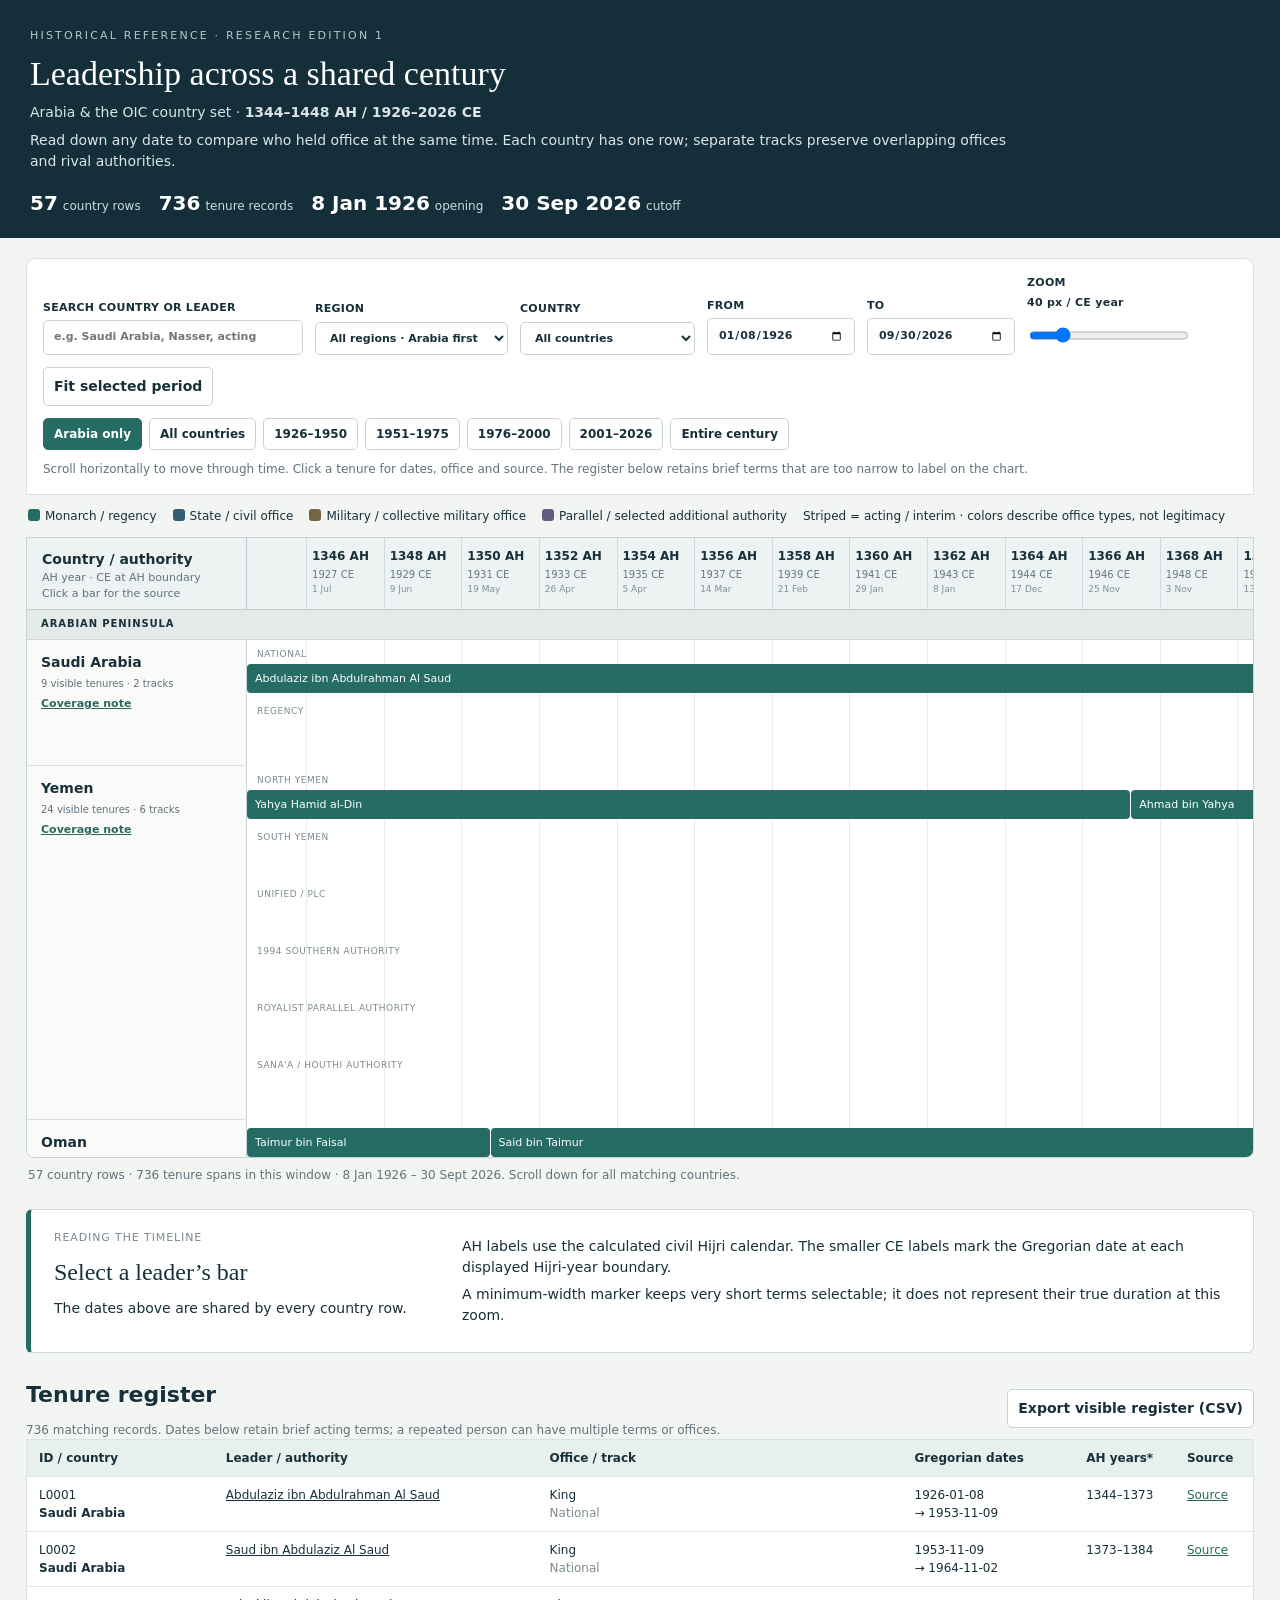
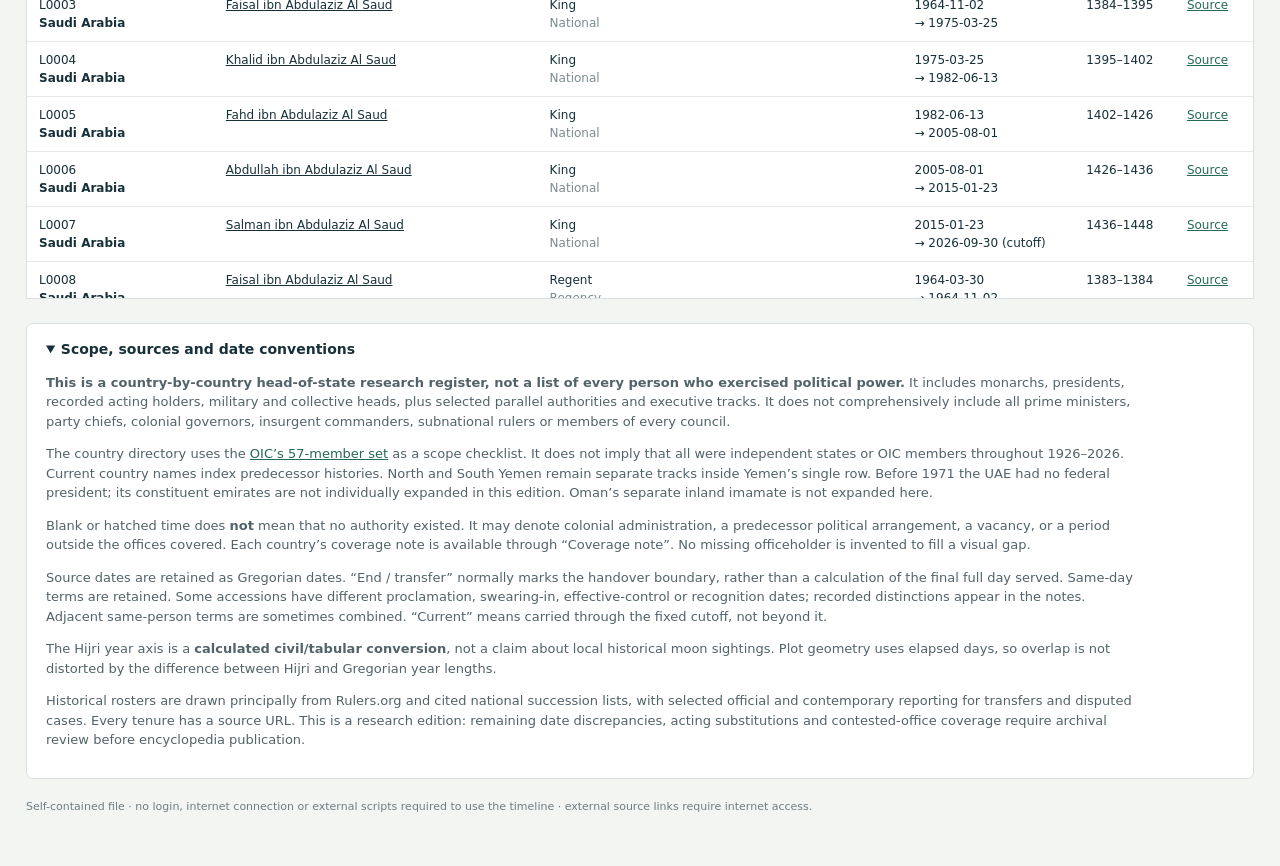
<file: Arabia_OIC_Leadership_Timeline_1926_2026.html>
<!doctype html>
<html lang="en"><head><meta charset="utf-8"><meta name="viewport" content="width=device-width,initial-scale=1">
<title>Leadership timelines · Arabia & the OIC · 1344–1448 AH</title>
<style>
:root{--ink:#173039;--muted:#61727b;--paper:#f3f5f3;--line:#d9e1e1;--blue:#325d73;--teal:#246c64;--gold:#95652c;--violet:#655b82;--label:220px}
*{box-sizing:border-box}body{margin:0;background:var(--paper);color:var(--ink);font:14px/1.5 system-ui,-apple-system,Segoe UI,Arial,sans-serif}
header{padding:28px 30px 20px;background:#142f39;color:#fff}header .kicker{font-size:11px;letter-spacing:.2em;color:#adcbc9;text-transform:uppercase}
h1{font-family:Georgia,serif;font-size:34px;line-height:1.13;margin:10px 0 9px;font-weight:normal}header p{max-width:1000px;color:#dbe5e6;margin:7px 0}
.badges{display:flex;gap:18px;flex-wrap:wrap;color:#c9dddd;font-size:12px;margin-top:16px}.badges strong{font-size:20px;margin-right:5px;color:white}
main{padding:20px 26px 40px;max-width:2100px;margin:auto}.controls{background:white;border:1px solid var(--line);padding:16px;border-radius:9px 9px 0 0}
.filters{display:flex;align-items:end;gap:12px;flex-wrap:wrap}label{display:flex;flex-direction:column;font-size:11px;font-weight:650;letter-spacing:.025em;gap:4px}
input,select,button{font:inherit;color:var(--ink);border:1px solid #c8d3d6;border-radius:5px;background:#fff;padding:8px 10px}input[type=search]{width:260px}input[type=date]{width:148px}
input[type=range]{width:160px;height:35px;padding:0}button{cursor:pointer;font-weight:600}button:hover,button:focus-visible{background:#eaf1ef;border-color:#7b9998}
button.primary{background:#246c64;color:#fff;border-color:#246c64}button.primary:hover{background:#175951}
.presets{display:flex;gap:7px;flex-wrap:wrap;margin-top:12px}.presets button{font-size:12px;padding:6px 10px}.help{font-size:12px;color:var(--muted);margin:10px 0 0}
.legend{display:flex;gap:16px;flex-wrap:wrap;font-size:12px;padding:12px 2px}.key{display:inline-block;width:12px;height:12px;border-radius:3px;margin-right:5px;vertical-align:-1px}
#chartWrap{height:69vh;min-height:400px;overflow:auto;background:white;border:1px solid #c8d3d6;position:relative;border-radius:0 0 8px 8px;scrollbar-gutter:stable}
#timeline{position:relative;min-width:100%}.axis{height:72px;position:sticky;top:0;z-index:30;display:flex;background:#edf2f2;border-bottom:1px solid #beced1}
.axis-label{position:sticky;left:0;z-index:32;width:var(--label);min-width:var(--label);padding:11px 15px;background:#edf2f2;border-right:1px solid #bacbcf;font-weight:700}
.axis-label small{display:block;font-size:11px;font-weight:400;color:var(--muted)}.axis-track{position:relative;flex:none}.tick{position:absolute;top:0;height:100%;border-left:1px solid #cedbdf;pointer-events:none}
.tick .ah{font-size:12px;font-weight:700;white-space:nowrap;position:absolute;top:9px;left:5px}.tick .ce{font-size:10px;color:#657780;position:absolute;top:29px;left:5px;white-space:nowrap}
.tick .date{font-size:9px;color:#809298;position:absolute;top:45px;left:5px;white-space:nowrap}.region-row{display:flex;height:30px;background:#e3eae8;border-bottom:1px solid #cdd8d5}
.region-label{position:sticky;left:0;z-index:18;min-width:var(--label);width:var(--label);padding:6px 14px;font-size:10px;letter-spacing:.09em;text-transform:uppercase;font-weight:800;background:#e3eae8;white-space:nowrap}
.country-row{display:flex;border-bottom:1px solid var(--line);position:relative}.country-label{position:sticky;left:0;z-index:16;background:#fafbf9;width:var(--label);min-width:var(--label);padding:12px 14px;border-right:1px solid #c7d3d5}
.country-label b{display:block;font-size:14px}.country-label small{font-size:10px;color:var(--muted);display:block;margin-top:4px;line-height:1.4}
.country-label button{padding:0;border:0;background:none;font-size:11px;color:#2c685e;margin-top:5px;text-decoration:underline}
.track{position:relative;flex:none;background:#fff;overflow:hidden}.gridline{position:absolute;top:0;bottom:0;border-left:1px solid #e7ecee;pointer-events:none}
.lane-label{position:absolute;font-size:9px;text-transform:uppercase;letter-spacing:.06em;color:#7b8b90;white-space:nowrap;pointer-events:none}
.bar{position:absolute;border:0;color:#fff;border-radius:4px;height:29px;padding:5px 8px;text-align:left;font-size:11px;line-height:19px;font-weight:500;white-space:nowrap;overflow:hidden;text-overflow:ellipsis;z-index:5}
.bar:hover,.bar:focus{outline:2px solid #0c2833;outline-offset:1px;filter:brightness(1.08);z-index:15;color:white}.bar.acting{background-image:repeating-linear-gradient(135deg,transparent,transparent 6px,#ffffff16 6px,#ffffff16 11px)}
.bar.tiny{padding:0;border-radius:2px;z-index:7}.bar.selected{outline:3px solid #c39139;z-index:15}.bar.match{box-shadow:0 0 0 2px #d6a139}.bar.dim{opacity:.48}
.bar.royal{background-color:#246c64}.bar.civil{background-color:#325d73}.bar.military{background-color:#756541}.bar.parallel{background-color:#655b82}
.gap{position:absolute;top:22px;color:#97a4a8;font-size:10px;white-space:nowrap;overflow:hidden;padding:5px 10px;background:repeating-linear-gradient(135deg,#f6f8f8,#f6f8f8 7px,#eff3f3 7px,#eff3f3 14px)}
#status{padding:8px 2px;font-size:12px;color:var(--muted)}
.detail{margin-top:17px;display:grid;grid-template-columns:minmax(220px,1fr) minmax(300px,2fr);gap:24px;padding:20px 23px;border:1px solid #ccd8d9;border-left:5px solid #246c64;background:white;border-radius:6px}
.detail h2{font-family:Georgia,serif;font-weight:400;font-size:24px;margin:0 0 8px}.detail .tag{font-size:11px;text-transform:uppercase;letter-spacing:.08em;color:#7b8990;margin-bottom:8px}
.detail p{margin:6px 0}.detail dl{display:grid;grid-template-columns:125px 1fr;gap:6px 12px;margin:0;font-size:13px}.detail dt{color:var(--muted)}.detail dd{margin:0}
a{color:#256959;word-break:break-word}.register{margin-top:25px}h2{font-size:22px;margin:0 0 10px}.register-head{display:flex;justify-content:space-between;align-items:center;gap:20px}
.table-wrap{max-height:460px;overflow:auto;border:1px solid var(--line);background:#fff}table{border-collapse:collapse;width:100%;font-size:12px}th{position:sticky;top:0;background:#e8f0ee;text-align:left;z-index:2}
th,td{padding:9px 12px;border-bottom:1px solid #e3e9e9;vertical-align:top}tbody tr:hover{background:#f1f6f4}td button{padding:0;border:0;background:none;text-decoration:underline;font-weight:500;text-align:left}
td.period{white-space:nowrap}details.method{margin-top:24px;background:#fff;border:1px solid var(--line);padding:15px 19px;border-radius:7px}summary{cursor:pointer;font-weight:700}
.method p{max-width:1100px;font-size:13px;color:#52636a}.footer{margin-top:20px;font-size:11px;color:#6c7d83}
.empty{padding:35px;color:#607580}
@media(max-width:700px){:root{--label:165px}header{padding:22px 18px}h1{font-size:27px}main{padding:14px 10px}.detail{grid-template-columns:1fr;gap:12px}.filters{gap:8px}input[type=search]{width:220px}.country-label{padding:10px}.country-label b{font-size:12px}.axis-label{font-size:12px;padding:8px}.register-head{align-items:start}#chartWrap{height:65vh}}
@media print{header{background:white;color:#132f39}header p,.badges{color:#52636a}.badges strong{color:#132f39}.controls,.legend,.register,#status{display:none}#chartWrap{height:auto;overflow:visible;border:none}main{padding:0}.axis{position:static}.country-label,.region-label{position:static}.detail{break-inside:avoid}body{background:white}}
</style></head><body>
<header>
<div class="kicker">Historical reference · Research edition 1</div>
<h1>Leadership across a shared century</h1>
<p>Arabia & the OIC country set · <strong>1344–1448 AH / 1926–2026 CE</strong></p>
<p>Read down any date to compare who held office at the same time. Each country has one row; separate tracks preserve overlapping offices and rival authorities.</p>
<div class="badges"><span><strong>57</strong>country rows</span><span><strong>736</strong>tenure records</span><span><strong>8 Jan 1926</strong>opening</span><span><strong>30 Sep 2026</strong>cutoff</span></div>
</header>
<main>
<section class="controls" aria-label="Timeline controls">
<div class="filters">
<label>SEARCH COUNTRY OR LEADER<input id="search" type="search" placeholder="e.g. Saudi Arabia, Nasser, acting"></label>
<label>REGION<select id="region"><option value="">All regions · Arabia first</option></select></label>
<label>COUNTRY<select id="country"><option value="">All countries</option></select></label>
<label>FROM<input id="from" type="date" value="1926-01-08" min="1926-01-08" max="2026-09-30"></label>
<label>TO<input id="to" type="date" value="2026-09-30" min="1926-01-08" max="2026-09-30"></label>
<label>ZOOM <span id="zoomLabel"></span><input id="zoom" type="range" min="10" max="180" step="5" value="40"></label>
<button id="fit">Fit selected period</button>
</div>
<div class="presets"><button class="primary" id="arabia">Arabia only</button><button id="all">All countries</button>
<button data-period="1926-01-08,1950-12-31">1926–1950</button><button data-period="1951-01-01,1975-12-31">1951–1975</button>
<button data-period="1976-01-01,2000-12-31">1976–2000</button><button data-period="2001-01-01,2026-09-30">2001–2026</button>
<button data-period="1926-01-08,2026-09-30">Entire century</button></div>
<p class="help">Scroll horizontally to move through time. Click a tenure for dates, office and source. The register below retains brief terms that are too narrow to label on the chart.</p>
</section>
<div class="legend">
<span><i class="key" style="background:#246c64"></i>Monarch / regency</span><span><i class="key" style="background:#325d73"></i>State / civil office</span>
<span><i class="key" style="background:#756541"></i>Military / collective military office</span><span><i class="key" style="background:#655b82"></i>Parallel / selected additional authority</span>
<span>Striped = acting / interim · colors describe office types, not legitimacy</span></div>
<div id="chartWrap" tabindex="0" aria-label="Scrollable synchronized timeline"><div id="timeline"></div></div>
<div id="status"></div>
<section id="detail" class="detail" aria-live="polite">
<div><div class="tag">Reading the timeline</div><h2>Select a leader’s bar</h2><p>The dates above are shared by every country row.</p></div>
<div><p>AH labels use the calculated civil Hijri calendar. The smaller CE labels mark the Gregorian date at each displayed Hijri-year boundary.</p>
<p>A minimum-width marker keeps very short terms selectable; it does not represent their true duration at this zoom.</p></div>
</section>
<section class="register">
<div class="register-head"><div><h2>Tenure register</h2><p class="help" id="regCount"></p></div><button id="csv">Export visible register (CSV)</button></div>
<div class="table-wrap"><table><thead><tr><th>ID / country</th><th>Leader / authority</th><th>Office / track</th><th>Gregorian dates</th><th>AH years*</th><th>Source</th></tr></thead><tbody id="rows"></tbody></table></div>
</section>
<details class="method" open><summary>Scope, sources and date conventions</summary>
<p><strong>This is a country-by-country head-of-state research register, not a list of every person who exercised political power.</strong> It includes monarchs, presidents, recorded acting holders, military and collective heads, plus selected parallel authorities and executive tracks. It does not comprehensively include all prime ministers, party chiefs, colonial governors, insurgent commanders, subnational rulers or members of every council.</p>
<p>The country directory uses the <a href="https://www.oic-oci.org/en/members" target="_blank" rel="noopener">OIC’s 57-member set</a> as a scope checklist. It does not imply that all were independent states or OIC members throughout 1926–2026. Current country names index predecessor histories. North and South Yemen remain separate tracks inside Yemen’s single row. Before 1971 the UAE had no federal president; its constituent emirates are not individually expanded in this edition. Oman’s separate inland imamate is not expanded here.</p>
<p>Blank or hatched time does <strong>not</strong> mean that no authority existed. It may denote colonial administration, a predecessor political arrangement, a vacancy, or a period outside the offices covered. Each country’s coverage note is available through “Coverage note”. No missing officeholder is invented to fill a visual gap.</p>
<p>Source dates are retained as Gregorian dates. “End / transfer” normally marks the handover boundary, rather than a calculation of the final full day served. Same-day terms are retained. Some accessions have different proclamation, swearing-in, effective-control or recognition dates; recorded distinctions appear in the notes. Adjacent same-person terms are sometimes combined. “Current” means carried through the fixed cutoff, not beyond it.</p>
<p>The Hijri year axis is a <strong>calculated civil/tabular conversion</strong>, not a claim about local historical moon sightings. Plot geometry uses elapsed days, so overlap is not distorted by the difference between Hijri and Gregorian year lengths.</p>
<p>Historical rosters are drawn principally from Rulers.org and cited national succession lists, with selected official and contemporary reporting for transfers and disputed cases. Every tenure has a source URL. This is a research edition: remaining date discrepancies, acting substitutions and contested-office coverage require archival review before encyclopedia publication.</p>
</details>
<p class="footer">Self-contained file · no login, internet connection or external scripts required to use the timeline · external source links require internet access.</p>
</main>
<script id="dataset" type="application/json">{"title": "Leadership timelines of Arabia and OIC countries", "start": "1926-01-08", "cutoff": "2026-09-30", "calendar": "Calculated civil/tabular Hijri year labels; historical moon-sighting dates can differ.", "scope": "National heads of state and recorded acting/military/collective authorities; selected parallel and executive offices. Not all prime ministers, colonial administrators or subnational rulers.", "countries": [{"name": "Saudi Arabia", "region": "Arabian Peninsula", "source": "https://rulers.org/ruls1.html#saudi_arabia", "note": "Includes the Hejaz–Najd predecessor; Kingdom of Saudi Arabia name from 1932. The principal lane is kings, not prime ministers."}, {"name": "Yemen", "region": "Arabian Peninsula", "source": "https://en.wikipedia.org/wiki/List_of_heads_of_state_of_Yemen", "note": "North and South Yemen are parallel predecessors; competing post-2015 authorities are not flattened into a single succession."}, {"name": "Oman", "region": "Arabian Peninsula", "source": "https://en.wikipedia.org/wiki/List_of_rulers_of_Oman", "note": "Sultanate succession; the inland imamate and its political history require a separate regional supplement."}, {"name": "United Arab Emirates", "region": "Arabian Peninsula", "source": "https://rulers.org/rulu.html", "note": "Federal presidents only. Before 1971, the constituent emirates had separate rulers; no single UAE head of state existed."}, {"name": "Qatar", "region": "Arabian Peninsula", "source": "https://rulers.org/rulqr.html", "note": ""}, {"name": "Bahrain", "region": "Arabian Peninsula", "source": "https://rulers.org/rulb1.html#bahrain", "note": "Ruler before independence, emir from 1971, king from 2002. Formal ruler and earlier delegated authority are distinguished."}, {"name": "Kuwait", "region": "Arabian Peninsula", "source": "https://rulers.org/ruljk.html", "note": "Rulers before independence included; occupation authorities are separately marked."}, {"name": "Jordan", "region": "Levant & Iraq", "source": "https://rulers.org/ruljk.html", "note": ""}, {"name": "Iraq", "region": "Levant & Iraq", "source": "https://rulers.org/ruli.html", "note": "Regents and selected executive leaders are shown separately. Occupation/governing council transition 2003–2004."}, {"name": "Palestine", "region": "Levant & Iraq", "source": "https://rulers.org/rulp1.html", "note": "PA presidency and State of Palestine presidency are distinct. This edition does not yet expand every PLO or Gaza authority."}, {"name": "Syria", "region": "Levant & Iraq", "source": "https://en.wikipedia.org/wiki/List_of_presidents_of_Syria", "note": "Includes mandate-era state heads, the United Arab Republic period, acting presidents and specified military interludes. Other opposition and territorial administrations are not comprehensively catalogued."}, {"name": "Lebanon", "region": "Levant & Iraq", "source": "https://rulers.org/rull.html", "note": "During presidential vacancies executive authority was exercised by the Council of Ministers; a named prime minister below identifies that cabinet, not a separately elected president."}, {"name": "Egypt", "region": "North Africa", "source": "https://rulers.org/rule.html", "note": ""}, {"name": "Sudan", "region": "North Africa", "source": "https://en.wikipedia.org/wiki/List_of_heads_of_state_of_Sudan", "note": "Modern Sudan row, including collective councils; no separate South Sudan row. The RSF-aligned parallel council is displayed separately and does not imply recognition."}, {"name": "Libya", "region": "North Africa", "source": "https://rulers.org/rull.html", "note": "De facto leadership, nominal heads of state and competing post-2014 institutions are distinguished."}, {"name": "Tunisia", "region": "North Africa", "source": "https://en.wikipedia.org/wiki/List_of_presidents_of_Tunisia", "note": "Beys retained under the French protectorate; Lamine became king in 1956. Presidency begins in 1957. Protectorate administrators and prime ministers are not comprehensively listed."}, {"name": "Algeria", "region": "North Africa", "source": "https://rulers.org/rula1.html", "note": "Pre-independence GPRA is separately shown, not treated as undisputed territorial rule."}, {"name": "Morocco", "region": "North Africa", "source": "https://en.wikipedia.org/wiki/List_of_monarchs_of_Morocco", "note": "Protectorate-era sultans included. Mohammed ben Arafa's title was contested; Mohammed V's restoration is shown separately."}, {"name": "Mauritania", "region": "North Africa", "source": "https://rulers.org/rulm1.html", "note": ""}, {"name": "Iran", "region": "Iran & South Asia", "source": "https://rulers.org/ruli.html", "note": "Supreme leadership and presidency are separate lanes. Regime-collapse dates vary by convention in 1979."}, {"name": "Afghanistan", "region": "Iran & South Asia", "source": "https://rulers.org/rula1.html#afghanistan", "note": "National rulers and the Taliban supreme leadership; competing Rabbani authority shown in its own lane. Cabinet chiefs are not treated as equivalent offices."}, {"name": "Pakistan", "region": "Iran & South Asia", "source": "https://rulers.org/rulp1.html", "note": "Monarchs and governors-general distinguished; independence is plotted from 14 August, the national observance date."}, {"name": "Bangladesh", "region": "Iran & South Asia", "source": "https://rulers.org/rulb1.html", "note": "Presidents shown; heads of government since 1991 are a supplementary lane, because the offices differ."}, {"name": "Maldives", "region": "Iran & South Asia", "source": "https://rulers.org/rulm1.html", "note": ""}, {"name": "Azerbaijan", "region": "Central Asia & Caucasus", "source": "https://en.wikipedia.org/wiki/List_of_presidents_of_Azerbaijan", "note": "Presidency begins in 1990, before independence. Soviet-era party and collective state offices before 1990 are not expanded."}, {"name": "Kazakhstan", "region": "Central Asia & Caucasus", "source": "https://rulers.org/ruljk.html", "note": "Presidency shown from its establishment in Soviet republic; earlier Soviet constituent offices not expanded."}, {"name": "Kyrgyzstan", "region": "Central Asia & Caucasus", "source": "https://rulers.org/ruljk.html", "note": "De facto transfers are used in 2005 and 2010; later formal resignations are noted."}, {"name": "Tajikistan", "region": "Central Asia & Caucasus", "source": "https://en.wikipedia.org/wiki/List_of_presidents_of_Tajikistan", "note": "Presidency and later Supreme Soviet chairmanship as head of state; earlier Soviet offices not expanded."}, {"name": "Turkmenistan", "region": "Central Asia & Caucasus", "source": "https://en.wikipedia.org/wiki/President_of_Turkmenistan", "note": ""}, {"name": "Uzbekistan", "region": "Central Asia & Caucasus", "source": "https://rulers.org/rulu.html", "note": "Presidency shown from its establishment in Soviet republic; earlier Soviet constituent offices not expanded."}, {"name": "Türkiye", "region": "Europe", "source": "https://en.wikipedia.org/wiki/List_of_presidents_of_Turkey", "note": "Presidency and military heads from 1926; prime ministers are not comprehensively listed. Gürsel's 1966 acting substitution appears on a separate track."}, {"name": "Albania", "region": "Europe", "source": "https://rulers.org/rula1.html#albania", "note": "Formal heads of state shown; Communist Party leadership appears separately because the offices were not identical."}, {"name": "Indonesia", "region": "Southeast Asia", "source": "https://rulers.org/ruli.html", "note": ""}, {"name": "Malaysia", "region": "Southeast Asia", "source": "https://rulers.org/rulm1.html", "note": "Federal monarchs only, not all nine constituent royal houses. Prime ministers shown in a separate lane. Acting accessions are combined with substantive tenure when continuous."}, {"name": "Brunei", "region": "Southeast Asia", "source": "https://en.wikipedia.org/wiki/Sultan_of_Brunei", "note": ""}, {"name": "Senegal", "region": "West Africa", "source": "https://en.wikipedia.org/wiki/President_of_Senegal", "note": ""}, {"name": "Gambia", "region": "West Africa", "source": "https://rulers.org/rulg1.html", "note": "The independent Commonwealth realm preceded the republic. Jammeh and Barrow overlap in January 2017."}, {"name": "Guinea", "region": "West Africa", "source": "https://en.wikipedia.org/wiki/List_of_presidents_of_Guinea", "note": ""}, {"name": "Guinea-Bissau", "region": "West Africa", "source": "https://en.wikipedia.org/wiki/List_of_presidents_of_Guinea-Bissau", "note": "Brief overlapping claims and the 2025 military transition are distinguished in the register."}, {"name": "Sierra Leone", "region": "West Africa", "source": "https://en.wikipedia.org/wiki/List_of_heads_of_state_of_Sierra_Leone", "note": ""}, {"name": "Mali", "region": "West Africa", "source": "https://rulers.org/rulm1.html", "note": ""}, {"name": "Niger", "region": "West Africa", "source": "https://rulers.org/ruln2.html", "note": ""}, {"name": "Burkina Faso", "region": "West Africa", "source": "https://en.wikipedia.org/wiki/List_of_heads_of_state_of_Burkina_Faso", "note": ""}, {"name": "Benin", "region": "West Africa", "source": "https://rulers.org/rulb1.html", "note": ""}, {"name": "Togo", "region": "West Africa", "source": "https://en.wikipedia.org/wiki/List_of_heads_of_state_of_Togo", "note": "National head-of-state series begins at independence in 1960. From May 2025, the president and President of the Council of Ministers are shown separately."}, {"name": "Côte d’Ivoire", "region": "West Africa", "source": "https://rulers.org/rulc3.html", "note": "Gbagbo and Ouattara overlap during the disputed 2010–2011 transition."}, {"name": "Nigeria", "region": "West Africa", "source": "https://rulers.org/ruln2.html", "note": ""}, {"name": "Chad", "region": "Central & East Africa", "source": "https://en.wikipedia.org/wiki/List_of_heads_of_state_of_Chad", "note": ""}, {"name": "Cameroon", "region": "Central & East Africa", "source": "https://rulers.org/rulc1.html", "note": ""}, {"name": "Gabon", "region": "Central & East Africa", "source": "https://rulers.org/rulg1.html", "note": ""}, {"name": "Uganda", "region": "Central & East Africa", "source": "https://rulers.org/rulu.html", "note": ""}, {"name": "Djibouti", "region": "Central & East Africa", "source": "https://en.wikipedia.org/wiki/List_of_presidents_of_Djibouti", "note": ""}, {"name": "Somalia", "region": "Central & East Africa", "source": "https://en.wikipedia.org/wiki/List_of_presidents_of_Somalia", "note": "Civil-war claims and territorial fragmentation prevent a simple national succession after 1991. Regional administrations and all faction leaders are not exhaustive."}, {"name": "Mozambique", "region": "Central & East Africa", "source": "https://en.wikipedia.org/wiki/List_of_presidents_of_Mozambique", "note": ""}, {"name": "Comoros", "region": "Central & East Africa", "source": "https://rulers.org/rulc3.html", "note": ""}, {"name": "Guyana", "region": "Americas", "source": "https://en.wikipedia.org/wiki/List_of_heads_of_state_of_Guyana", "note": "Monarch before 1970; presidency ceremonial until October 1980."}, {"name": "Suriname", "region": "Americas", "source": "https://en.wikipedia.org/wiki/List_of_presidents_of_Suriname", "note": ""}], "records": [{"country": "Saudi Arabia", "start": "1926-01-08", "end": "1953-11-09", "name": "Abdulaziz ibn Abdulrahman Al Saud", "office": "King", "lane": "National", "note": "King of Hejaz from January 1926; Sultan then King of Najd; King of Saudi Arabia from 1932. Earlier Najd rule began before the chart.", "source": "https://rulers.org/ruls1.html#saudi_arabia", "current": false, "region": "Arabian Peninsula", "id": "L0001", "start_ah": 1344, "end_ah": 1373, "end_display": "1953-11-09", "current_text": "Historical"}, {"country": "Saudi Arabia", "start": "1953-11-09", "end": "1964-11-02", "name": "Saud ibn Abdulaziz Al Saud", "office": "King", "lane": "National", "note": "", "source": "https://rulers.org/ruls1.html#saudi_arabia", "current": false, "region": "Arabian Peninsula", "id": "L0002", "start_ah": 1373, "end_ah": 1384, "end_display": "1964-11-02", "current_text": "Historical"}, {"country": "Saudi Arabia", "start": "1964-11-02", "end": "1975-03-25", "name": "Faisal ibn Abdulaziz Al Saud", "office": "King", "lane": "National", "note": "", "source": "https://rulers.org/ruls1.html#saudi_arabia", "current": false, "region": "Arabian Peninsula", "id": "L0003", "start_ah": 1384, "end_ah": 1395, "end_display": "1975-03-25", "current_text": "Historical"}, {"country": "Saudi Arabia", "start": "1975-03-25", "end": "1982-06-13", "name": "Khalid ibn Abdulaziz Al Saud", "office": "King", "lane": "National", "note": "", "source": "https://rulers.org/ruls1.html#saudi_arabia", "current": false, "region": "Arabian Peninsula", "id": "L0004", "start_ah": 1395, "end_ah": 1402, "end_display": "1982-06-13", "current_text": "Historical"}, {"country": "Saudi Arabia", "start": "1982-06-13", "end": "2005-08-01", "name": "Fahd ibn Abdulaziz Al Saud", "office": "King", "lane": "National", "note": "", "source": "https://rulers.org/ruls1.html#saudi_arabia", "current": false, "region": "Arabian Peninsula", "id": "L0005", "start_ah": 1402, "end_ah": 1426, "end_display": "2005-08-01", "current_text": "Historical"}, {"country": "Saudi Arabia", "start": "2005-08-01", "end": "2015-01-23", "name": "Abdullah ibn Abdulaziz Al Saud", "office": "King", "lane": "National", "note": "", "source": "https://rulers.org/ruls1.html#saudi_arabia", "current": false, "region": "Arabian Peninsula", "id": "L0006", "start_ah": 1426, "end_ah": 1436, "end_display": "2015-01-23", "current_text": "Historical"}, {"country": "Saudi Arabia", "start": "2015-01-23", "end": "2026-10-01", "name": "Salman ibn Abdulaziz Al Saud", "office": "King", "lane": "National", "note": "", "source": "https://rulers.org/ruls1.html#saudi_arabia", "current": true, "region": "Arabian Peninsula", "id": "L0007", "start_ah": 1436, "end_ah": 1448, "end_display": "2026-09-30", "current_text": "Current at cutoff"}, {"country": "Saudi Arabia", "start": "1964-03-30", "end": "1964-11-02", "name": "Faisal ibn Abdulaziz Al Saud", "office": "Regent", "lane": "Regency", "note": "", "source": "https://rulers.org/ruls1.html#saudi_arabia", "current": false, "region": "Arabian Peninsula", "id": "L0008", "start_ah": 1383, "end_ah": 1384, "end_display": "1964-11-02", "current_text": "Historical"}, {"country": "Saudi Arabia", "start": "1996-01-01", "end": "1996-02-21", "name": "Abdullah ibn Abdulaziz Al Saud", "office": "Regent", "lane": "Regency", "note": "Formal temporary regency; not a separate reign.", "source": "https://rulers.org/ruls1.html#saudi_arabia", "current": false, "region": "Arabian Peninsula", "id": "L0009", "start_ah": 1416, "end_ah": 1416, "end_display": "1996-02-21", "current_text": "Historical"}, {"country": "Yemen", "start": "1994-05-21", "end": "1994-07-07", "name": "Ali Salem al-Beidh", "office": "Secessionist president", "lane": "1994 southern authority", "note": "Short-lived Democratic Republic of Yemen.", "source": "https://en.wikipedia.org/wiki/List_of_heads_of_state_of_Yemen", "current": false, "region": "Arabian Peninsula", "id": "L0010", "start_ah": 1414, "end_ah": 1415, "end_display": "1994-07-07", "current_text": "Historical"}, {"country": "Yemen", "start": "1918-10-30", "end": "1948-02-17", "name": "Yahya Hamid al-Din", "office": "King / Imam", "lane": "North Yemen", "note": "", "source": "https://en.wikipedia.org/wiki/List_of_heads_of_state_of_Yemen", "current": false, "region": "Arabian Peninsula", "id": "L0011", "start_ah": 1337, "end_ah": 1367, "end_display": "1948-02-17", "current_text": "Historical"}, {"country": "Yemen", "start": "1948-02-17", "end": "1962-09-19", "name": "Ahmad bin Yahya", "office": "King / Imam", "lane": "North Yemen", "note": "Accession contested by the 1948 constitutional movement.", "source": "https://en.wikipedia.org/wiki/List_of_heads_of_state_of_Yemen", "current": false, "region": "Arabian Peninsula", "id": "L0012", "start_ah": 1367, "end_ah": 1382, "end_display": "1962-09-19", "current_text": "Historical"}, {"country": "Yemen", "start": "1962-09-19", "end": "1962-09-27", "name": "Muhammad al-Badr", "office": "King / Imam", "lane": "North Yemen", "note": "", "source": "https://en.wikipedia.org/wiki/List_of_heads_of_state_of_Yemen", "current": false, "region": "Arabian Peninsula", "id": "L0013", "start_ah": 1382, "end_ah": 1382, "end_display": "1962-09-27", "current_text": "Historical"}, {"country": "Yemen", "start": "1962-09-27", "end": "1967-11-05", "name": "Abdullah al-Sallal", "office": "President", "lane": "North Yemen", "note": "", "source": "https://en.wikipedia.org/wiki/List_of_heads_of_state_of_Yemen", "current": false, "region": "Arabian Peninsula", "id": "L0014", "start_ah": 1382, "end_ah": 1387, "end_display": "1967-11-05", "current_text": "Historical"}, {"country": "Yemen", "start": "1967-11-05", "end": "1974-06-13", "name": "Abdul Rahman al-Eryani", "office": "Presidential Council chairman", "lane": "North Yemen", "note": "", "source": "https://en.wikipedia.org/wiki/List_of_heads_of_state_of_Yemen", "current": false, "region": "Arabian Peninsula", "id": "L0015", "start_ah": 1387, "end_ah": 1394, "end_display": "1974-06-13", "current_text": "Historical"}, {"country": "Yemen", "start": "1974-06-13", "end": "1977-10-11", "name": "Ibrahim al-Hamdi", "office": "Command Council chairman", "lane": "North Yemen", "note": "", "source": "https://en.wikipedia.org/wiki/List_of_heads_of_state_of_Yemen", "current": false, "region": "Arabian Peninsula", "id": "L0016", "start_ah": 1394, "end_ah": 1397, "end_display": "1977-10-11", "current_text": "Historical"}, {"country": "Yemen", "start": "1977-10-11", "end": "1978-06-24", "name": "Ahmad al-Ghashmi", "office": "President", "lane": "North Yemen", "note": "", "source": "https://en.wikipedia.org/wiki/List_of_heads_of_state_of_Yemen", "current": false, "region": "Arabian Peninsula", "id": "L0017", "start_ah": 1397, "end_ah": 1398, "end_display": "1978-06-24", "current_text": "Historical"}, {"country": "Yemen", "start": "1978-06-24", "end": "1978-07-18", "name": "Abdul Karim al-Arashi", "office": "Acting president", "lane": "North Yemen", "note": "", "source": "https://en.wikipedia.org/wiki/List_of_heads_of_state_of_Yemen", "current": false, "region": "Arabian Peninsula", "id": "L0018", "start_ah": 1398, "end_ah": 1398, "end_display": "1978-07-18", "current_text": "Historical"}, {"country": "Yemen", "start": "1978-07-18", "end": "1990-05-22", "name": "Ali Abdullah Saleh", "office": "President", "lane": "North Yemen", "note": "", "source": "https://en.wikipedia.org/wiki/List_of_heads_of_state_of_Yemen", "current": false, "region": "Arabian Peninsula", "id": "L0019", "start_ah": 1398, "end_ah": 1410, "end_display": "1990-05-22", "current_text": "Historical"}, {"country": "Yemen", "start": "1962-09-27", "end": "1970-12-01", "name": "Muhammad al-Badr", "office": "Royalist claimant", "lane": "Royalist parallel authority", "note": "Continued royalist claim after loss of Sana'a.", "source": "https://en.wikipedia.org/wiki/List_of_heads_of_state_of_Yemen", "current": false, "region": "Arabian Peninsula", "id": "L0020", "start_ah": 1382, "end_ah": 1390, "end_display": "1970-12-01", "current_text": "Historical"}, {"country": "Yemen", "start": "2015-02-06", "end": "2016-08-15", "name": "Mohammed Ali al-Houthi", "office": "Revolutionary Committee chairman", "lane": "Sana'a / Houthi authority", "note": "", "source": "https://en.wikipedia.org/wiki/List_of_heads_of_state_of_Yemen", "current": false, "region": "Arabian Peninsula", "id": "L0021", "start_ah": 1436, "end_ah": 1437, "end_display": "2016-08-15", "current_text": "Historical"}, {"country": "Yemen", "start": "2016-08-15", "end": "2018-04-19", "name": "Saleh al-Sammad", "office": "Supreme Political Council president", "lane": "Sana'a / Houthi authority", "note": "", "source": "https://en.wikipedia.org/wiki/List_of_heads_of_state_of_Yemen", "current": false, "region": "Arabian Peninsula", "id": "L0022", "start_ah": 1437, "end_ah": 1439, "end_display": "2018-04-19", "current_text": "Historical"}, {"country": "Yemen", "start": "2018-04-19", "end": "2026-10-01", "name": "Mahdi al-Mashat", "office": "Supreme Political Council president", "lane": "Sana'a / Houthi authority", "note": "Predecessor killed 19 April; appointment announced 23 April and sworn in 25 April.", "source": "https://en.wikipedia.org/wiki/List_of_heads_of_state_of_Yemen", "current": true, "region": "Arabian Peninsula", "id": "L0023", "start_ah": 1439, "end_ah": 1448, "end_display": "2026-09-30", "current_text": "Current at cutoff"}, {"country": "Yemen", "start": "1967-11-30", "end": "1969-06-22", "name": "Qahtan al-Shaabi", "office": "President", "lane": "South Yemen", "note": "", "source": "https://en.wikipedia.org/wiki/List_of_heads_of_state_of_Yemen", "current": false, "region": "Arabian Peninsula", "id": "L0024", "start_ah": 1387, "end_ah": 1389, "end_display": "1969-06-22", "current_text": "Historical"}, {"country": "Yemen", "start": "1969-06-22", "end": "1978-06-26", "name": "Salim Rubaya Ali", "office": "Presidential Council chairman", "lane": "South Yemen", "note": "", "source": "https://en.wikipedia.org/wiki/List_of_heads_of_state_of_Yemen", "current": false, "region": "Arabian Peninsula", "id": "L0025", "start_ah": 1389, "end_ah": 1398, "end_display": "1978-06-26", "current_text": "Historical"}, {"country": "Yemen", "start": "1978-06-26", "end": "1978-12-27", "name": "Ali Nasir Muhammad", "office": "Presidium chairman", "lane": "South Yemen", "note": "", "source": "https://en.wikipedia.org/wiki/List_of_heads_of_state_of_Yemen", "current": false, "region": "Arabian Peninsula", "id": "L0026", "start_ah": 1398, "end_ah": 1399, "end_display": "1978-12-27", "current_text": "Historical"}, {"country": "Yemen", "start": "1978-12-27", "end": "1980-04-21", "name": "Abdul Fattah Ismail", "office": "Presidium chairman", "lane": "South Yemen", "note": "", "source": "https://en.wikipedia.org/wiki/List_of_heads_of_state_of_Yemen", "current": false, "region": "Arabian Peninsula", "id": "L0027", "start_ah": 1399, "end_ah": 1400, "end_display": "1980-04-21", "current_text": "Historical"}, {"country": "Yemen", "start": "1980-04-21", "end": "1980-04-26", "name": "Ahmad al-Sayari", "office": "Acting presidium chairman", "lane": "South Yemen", "note": "", "source": "https://en.wikipedia.org/wiki/List_of_heads_of_state_of_Yemen", "current": false, "region": "Arabian Peninsula", "id": "L0028", "start_ah": 1400, "end_ah": 1400, "end_display": "1980-04-26", "current_text": "Historical"}, {"country": "Yemen", "start": "1980-04-26", "end": "1986-01-24", "name": "Ali Nasir Muhammad", "office": "Presidium chairman", "lane": "South Yemen", "note": "", "source": "https://en.wikipedia.org/wiki/List_of_heads_of_state_of_Yemen", "current": false, "region": "Arabian Peninsula", "id": "L0029", "start_ah": 1400, "end_ah": 1406, "end_display": "1986-01-24", "current_text": "Historical"}, {"country": "Yemen", "start": "1986-01-24", "end": "1990-05-22", "name": "Haidar Abu Bakr al-Attas", "office": "Presidium chairman", "lane": "South Yemen", "note": "", "source": "https://en.wikipedia.org/wiki/List_of_heads_of_state_of_Yemen", "current": false, "region": "Arabian Peninsula", "id": "L0030", "start_ah": 1406, "end_ah": 1410, "end_display": "1990-05-22", "current_text": "Historical"}, {"country": "Yemen", "start": "1990-05-22", "end": "2012-02-27", "name": "Ali Abdullah Saleh", "office": "President", "lane": "Unified / PLC", "note": "", "source": "https://en.wikipedia.org/wiki/List_of_heads_of_state_of_Yemen", "current": false, "region": "Arabian Peninsula", "id": "L0031", "start_ah": 1410, "end_ah": 1433, "end_display": "2012-02-27", "current_text": "Historical"}, {"country": "Yemen", "start": "2012-02-27", "end": "2022-04-07", "name": "Abdrabbuh Mansur Hadi", "office": "President", "lane": "Unified / PLC", "note": "", "source": "https://en.wikipedia.org/wiki/List_of_heads_of_state_of_Yemen", "current": false, "region": "Arabian Peninsula", "id": "L0032", "start_ah": 1433, "end_ah": 1443, "end_display": "2022-04-07", "current_text": "Historical"}, {"country": "Yemen", "start": "2022-04-07", "end": "2026-10-01", "name": "Rashad al-Alimi", "office": "Presidential Leadership Council chairman", "lane": "Unified / PLC", "note": "Transfer announced 7 April; council sworn in 19 April 2022.", "source": "https://en.wikipedia.org/wiki/List_of_heads_of_state_of_Yemen", "current": true, "region": "Arabian Peninsula", "id": "L0033", "start_ah": 1443, "end_ah": 1448, "end_display": "2026-09-30", "current_text": "Current at cutoff"}, {"country": "Oman", "start": "1913-10-05", "end": "1932-02-10", "name": "Taimur bin Faisal", "office": "Sultan", "lane": "National", "note": "", "source": "https://en.wikipedia.org/wiki/List_of_rulers_of_Oman", "current": false, "region": "Arabian Peninsula", "id": "L0034", "start_ah": 1331, "end_ah": 1350, "end_display": "1932-02-10", "current_text": "Historical"}, {"country": "Oman", "start": "1932-02-10", "end": "1970-07-23", "name": "Said bin Taimur", "office": "Sultan", "lane": "National", "note": "", "source": "https://en.wikipedia.org/wiki/List_of_rulers_of_Oman", "current": false, "region": "Arabian Peninsula", "id": "L0035", "start_ah": 1350, "end_ah": 1390, "end_display": "1970-07-23", "current_text": "Historical"}, {"country": "Oman", "start": "1970-07-23", "end": "2020-01-11", "name": "Qaboos bin Said", "office": "Sultan", "lane": "National", "note": "", "source": "https://en.wikipedia.org/wiki/List_of_rulers_of_Oman", "current": false, "region": "Arabian Peninsula", "id": "L0036", "start_ah": 1390, "end_ah": 1441, "end_display": "2020-01-11", "current_text": "Historical"}, {"country": "Oman", "start": "2020-01-11", "end": "2026-10-01", "name": "Haitham bin Tariq", "office": "Sultan", "lane": "National", "note": "Qaboos died 10 January; successor sworn in 11 January 2020.", "source": "https://en.wikipedia.org/wiki/List_of_rulers_of_Oman", "current": true, "region": "Arabian Peninsula", "id": "L0037", "start_ah": 1441, "end_ah": 1448, "end_display": "2026-09-30", "current_text": "Current at cutoff"}, {"country": "United Arab Emirates", "start": "1971-12-02", "end": "2004-11-02", "name": "Zayed bin Sultan Al Nahyan", "office": "President", "lane": "National", "note": "", "source": "https://rulers.org/rulu.html", "current": false, "region": "Arabian Peninsula", "id": "L0038", "start_ah": 1391, "end_ah": 1425, "end_display": "2004-11-02", "current_text": "Historical"}, {"country": "United Arab Emirates", "start": "2004-11-02", "end": "2004-11-03", "name": "Maktoum bin Rashid Al Maktoum", "office": "Acting president", "lane": "National", "note": "", "source": "https://rulers.org/rulu.html", "current": false, "region": "Arabian Peninsula", "id": "L0039", "start_ah": 1425, "end_ah": 1425, "end_display": "2004-11-03", "current_text": "Historical"}, {"country": "United Arab Emirates", "start": "2004-11-03", "end": "2022-05-13", "name": "Khalifa bin Zayed Al Nahyan", "office": "President", "lane": "National", "note": "", "source": "https://rulers.org/rulu.html", "current": false, "region": "Arabian Peninsula", "id": "L0040", "start_ah": 1425, "end_ah": 1443, "end_display": "2022-05-13", "current_text": "Historical"}, {"country": "United Arab Emirates", "start": "2022-05-13", "end": "2022-05-14", "name": "Mohammed bin Rashid Al Maktoum", "office": "Acting president", "lane": "National", "note": "", "source": "https://rulers.org/rulu.html", "current": false, "region": "Arabian Peninsula", "id": "L0041", "start_ah": 1443, "end_ah": 1443, "end_display": "2022-05-14", "current_text": "Historical"}, {"country": "United Arab Emirates", "start": "2022-05-14", "end": "2026-10-01", "name": "Mohamed bin Zayed Al Nahyan", "office": "President", "lane": "National", "note": "", "source": "https://rulers.org/rulu.html", "current": true, "region": "Arabian Peninsula", "id": "L0042", "start_ah": 1443, "end_ah": 1448, "end_display": "2026-09-30", "current_text": "Current at cutoff"}, {"country": "Qatar", "start": "1913-07-17", "end": "1949-08-20", "name": "Abdullah bin Jassim Al Thani", "office": "Ruler", "lane": "National", "note": "", "source": "https://rulers.org/rulqr.html", "current": false, "region": "Arabian Peninsula", "id": "L0043", "start_ah": 1331, "end_ah": 1368, "end_display": "1949-08-20", "current_text": "Historical"}, {"country": "Qatar", "start": "1949-08-20", "end": "1960-10-24", "name": "Ali bin Abdullah Al Thani", "office": "Ruler", "lane": "National", "note": "", "source": "https://rulers.org/rulqr.html", "current": false, "region": "Arabian Peninsula", "id": "L0044", "start_ah": 1368, "end_ah": 1380, "end_display": "1960-10-24", "current_text": "Historical"}, {"country": "Qatar", "start": "1960-10-24", "end": "1972-02-22", "name": "Ahmad bin Ali Al Thani", "office": "Ruler / Emir", "lane": "National", "note": "", "source": "https://rulers.org/rulqr.html", "current": false, "region": "Arabian Peninsula", "id": "L0045", "start_ah": 1380, "end_ah": 1392, "end_display": "1972-02-22", "current_text": "Historical"}, {"country": "Qatar", "start": "1972-02-22", "end": "1995-06-27", "name": "Khalifa bin Hamad Al Thani", "office": "Emir", "lane": "National", "note": "", "source": "https://rulers.org/rulqr.html", "current": false, "region": "Arabian Peninsula", "id": "L0046", "start_ah": 1392, "end_ah": 1416, "end_display": "1995-06-27", "current_text": "Historical"}, {"country": "Qatar", "start": "1995-06-27", "end": "2013-06-25", "name": "Hamad bin Khalifa Al Thani", "office": "Emir", "lane": "National", "note": "", "source": "https://rulers.org/rulqr.html", "current": false, "region": "Arabian Peninsula", "id": "L0047", "start_ah": 1416, "end_ah": 1434, "end_display": "2013-06-25", "current_text": "Historical"}, {"country": "Qatar", "start": "2013-06-25", "end": "2026-10-01", "name": "Tamim bin Hamad Al Thani", "office": "Emir", "lane": "National", "note": "", "source": "https://rulers.org/rulqr.html", "current": true, "region": "Arabian Peninsula", "id": "L0048", "start_ah": 1434, "end_ah": 1448, "end_display": "2026-09-30", "current_text": "Current at cutoff"}, {"country": "Bahrain", "start": "1869-12-01", "end": "1932-12-09", "name": "Isa ibn Ali Al Khalifa", "office": "Ruler", "lane": "National", "note": "", "source": "https://rulers.org/rulb1.html#bahrain", "current": false, "region": "Arabian Peninsula", "id": "L0049", "start_ah": 1286, "end_ah": 1351, "end_display": "1932-12-09", "current_text": "Historical"}, {"country": "Bahrain", "start": "1932-12-09", "end": "1942-02-24", "name": "Hamad ibn Isa Al Khalifa", "office": "Ruler", "lane": "National", "note": "", "source": "https://rulers.org/rulb1.html#bahrain", "current": false, "region": "Arabian Peninsula", "id": "L0050", "start_ah": 1351, "end_ah": 1361, "end_display": "1942-02-24", "current_text": "Historical"}, {"country": "Bahrain", "start": "1942-02-24", "end": "1961-11-02", "name": "Salman ibn Hamad Al Khalifa", "office": "Ruler", "lane": "National", "note": "", "source": "https://rulers.org/rulb1.html#bahrain", "current": false, "region": "Arabian Peninsula", "id": "L0051", "start_ah": 1361, "end_ah": 1381, "end_display": "1961-11-02", "current_text": "Historical"}, {"country": "Bahrain", "start": "1961-11-02", "end": "1999-03-06", "name": "Isa ibn Salman Al Khalifa", "office": "Ruler / Emir", "lane": "National", "note": "", "source": "https://rulers.org/rulb1.html#bahrain", "current": false, "region": "Arabian Peninsula", "id": "L0052", "start_ah": 1381, "end_ah": 1419, "end_display": "1999-03-06", "current_text": "Historical"}, {"country": "Bahrain", "start": "1999-03-06", "end": "2026-10-01", "name": "Hamad ibn Isa Al Khalifa", "office": "Emir / King", "lane": "National", "note": "Emir until 14 February 2002, then king.", "source": "https://rulers.org/rulb1.html#bahrain", "current": true, "region": "Arabian Peninsula", "id": "L0053", "start_ah": 1419, "end_ah": 1448, "end_display": "2026-09-30", "current_text": "Current at cutoff"}, {"country": "Kuwait", "start": "1921-02-22", "end": "1950-01-29", "name": "Ahmad al-Jaber Al Sabah", "office": "Ruler", "lane": "National", "note": "", "source": "https://rulers.org/ruljk.html", "current": false, "region": "Arabian Peninsula", "id": "L0054", "start_ah": 1339, "end_ah": 1369, "end_display": "1950-01-29", "current_text": "Historical"}, {"country": "Kuwait", "start": "1950-01-29", "end": "1965-11-24", "name": "Abdullah al-Salim Al Sabah", "office": "Ruler / Emir", "lane": "National", "note": "", "source": "https://rulers.org/ruljk.html", "current": false, "region": "Arabian Peninsula", "id": "L0055", "start_ah": 1369, "end_ah": 1385, "end_display": "1965-11-24", "current_text": "Historical"}, {"country": "Kuwait", "start": "1965-11-24", "end": "1977-12-31", "name": "Sabah al-Salim Al Sabah", "office": "Emir", "lane": "National", "note": "", "source": "https://rulers.org/ruljk.html", "current": false, "region": "Arabian Peninsula", "id": "L0056", "start_ah": 1385, "end_ah": 1398, "end_display": "1977-12-31", "current_text": "Historical"}, {"country": "Kuwait", "start": "1977-12-31", "end": "2006-01-15", "name": "Jaber al-Ahmad Al Sabah", "office": "Emir", "lane": "National", "note": "In exile during the Iraqi occupation, 1990–1991.", "source": "https://rulers.org/ruljk.html", "current": false, "region": "Arabian Peninsula", "id": "L0057", "start_ah": 1398, "end_ah": 1426, "end_display": "2006-01-15", "current_text": "Historical"}, {"country": "Kuwait", "start": "2006-01-15", "end": "2006-01-24", "name": "Saad al-Abdullah Al Sabah", "office": "Emir", "lane": "National", "note": "", "source": "https://rulers.org/ruljk.html", "current": false, "region": "Arabian Peninsula", "id": "L0058", "start_ah": 1426, "end_ah": 1426, "end_display": "2006-01-24", "current_text": "Historical"}, {"country": "Kuwait", "start": "2006-01-24", "end": "2006-01-29", "name": "Council of Ministers", "office": "Collective acting authority", "lane": "National", "note": "Interregnum before Sabah's accession.", "source": "https://rulers.org/ruljk.html", "current": false, "region": "Arabian Peninsula", "id": "L0059", "start_ah": 1426, "end_ah": 1426, "end_display": "2006-01-29", "current_text": "Historical"}, {"country": "Kuwait", "start": "2006-01-29", "end": "2020-09-29", "name": "Sabah al-Ahmad Al Sabah", "office": "Emir", "lane": "National", "note": "", "source": "https://rulers.org/ruljk.html", "current": false, "region": "Arabian Peninsula", "id": "L0060", "start_ah": 1426, "end_ah": 1442, "end_display": "2020-09-29", "current_text": "Historical"}, {"country": "Kuwait", "start": "2020-09-29", "end": "2023-12-16", "name": "Nawaf al-Ahmad Al Sabah", "office": "Emir", "lane": "National", "note": "Succeeded 29 September; sworn in 30 September 2020.", "source": "https://rulers.org/ruljk.html", "current": false, "region": "Arabian Peninsula", "id": "L0061", "start_ah": 1442, "end_ah": 1445, "end_display": "2023-12-16", "current_text": "Historical"}, {"country": "Kuwait", "start": "2023-12-16", "end": "2026-10-01", "name": "Mishal al-Ahmad Al Sabah", "office": "Emir", "lane": "National", "note": "", "source": "https://rulers.org/ruljk.html", "current": true, "region": "Arabian Peninsula", "id": "L0062", "start_ah": 1445, "end_ah": 1448, "end_display": "2026-09-30", "current_text": "Current at cutoff"}, {"country": "Kuwait", "start": "1990-08-04", "end": "1990-08-08", "name": "Alaa Hussein Ali", "office": "Iraqi-installed head", "lane": "Occupation authority", "note": "Not a replacement for the continuing emir's separate tenure.", "source": "https://rulers.org/ruljk.html", "current": false, "region": "Arabian Peninsula", "id": "L0063", "start_ah": 1411, "end_ah": 1411, "end_display": "1990-08-08", "current_text": "Historical"}, {"country": "Jordan", "start": "1921-04-11", "end": "1951-07-20", "name": "Abdullah I", "office": "Emir / King", "lane": "National", "note": "Emir of Transjordan until 25 May 1946; king thereafter.", "source": "https://rulers.org/ruljk.html", "current": false, "region": "Levant & Iraq", "id": "L0064", "start_ah": 1339, "end_ah": 1370, "end_display": "1951-07-20", "current_text": "Historical"}, {"country": "Jordan", "start": "1951-07-20", "end": "1951-09-05", "name": "Naif", "office": "Regent", "lane": "National", "note": "", "source": "https://rulers.org/ruljk.html", "current": false, "region": "Levant & Iraq", "id": "L0065", "start_ah": 1370, "end_ah": 1370, "end_display": "1951-09-05", "current_text": "Historical"}, {"country": "Jordan", "start": "1951-09-05", "end": "1952-08-11", "name": "Talal", "office": "King", "lane": "National", "note": "", "source": "https://rulers.org/ruljk.html", "current": false, "region": "Levant & Iraq", "id": "L0066", "start_ah": 1370, "end_ah": 1371, "end_display": "1952-08-11", "current_text": "Historical"}, {"country": "Jordan", "start": "1952-08-11", "end": "1999-02-07", "name": "Hussein", "office": "King", "lane": "National", "note": "", "source": "https://rulers.org/ruljk.html", "current": false, "region": "Levant & Iraq", "id": "L0067", "start_ah": 1371, "end_ah": 1419, "end_display": "1999-02-07", "current_text": "Historical"}, {"country": "Jordan", "start": "1999-02-07", "end": "2026-10-01", "name": "Abdullah II", "office": "King", "lane": "National", "note": "", "source": "https://rulers.org/ruljk.html", "current": true, "region": "Levant & Iraq", "id": "L0068", "start_ah": 1419, "end_ah": 1448, "end_display": "2026-09-30", "current_text": "Current at cutoff"}, {"country": "Jordan", "start": "1952-06-04", "end": "1953-05-02", "name": "Regency Council", "office": "Regency", "lane": "Regency", "note": "Ibrahim Hashim, Suleiman Toukan and Abdul Rahman Rusheidat.", "source": "https://rulers.org/ruljk.html", "current": false, "region": "Levant & Iraq", "id": "L0069", "start_ah": 1371, "end_ah": 1372, "end_display": "1953-05-02", "current_text": "Historical"}, {"country": "Jordan", "start": "1998-07-14", "end": "1999-01-19", "name": "Hassan", "office": "Regent", "lane": "Regency", "note": "Regent during Hussein's absence.", "source": "https://rulers.org/ruljk.html", "current": false, "region": "Levant & Iraq", "id": "L0070", "start_ah": 1419, "end_ah": 1419, "end_display": "1999-01-19", "current_text": "Historical"}, {"country": "Iraq", "start": "2012-12-18", "end": "2014-07-19", "name": "Khudair al-Khuzai", "office": "Acting for president", "lane": "Acting authority", "note": "During Talabani’s illness.", "source": "https://rulers.org/ruli.html", "current": false, "region": "Levant & Iraq", "id": "L0071", "start_ah": 1434, "end_ah": 1435, "end_display": "2014-07-19", "current_text": "Historical"}, {"country": "Iraq", "start": "1958-07-14", "end": "1963-02-08", "name": "Abd al-Karim Qasim", "office": "Prime minister", "lane": "Executive authority", "note": "Executive leader alongside Sovereignty Council.", "source": "https://rulers.org/ruli.html", "current": false, "region": "Levant & Iraq", "id": "L0072", "start_ah": 1377, "end_ah": 1382, "end_display": "1963-02-08", "current_text": "Historical"}, {"country": "Iraq", "start": "1921-08-23", "end": "1933-09-08", "name": "Faisal I", "office": "King", "lane": "National", "note": "", "source": "https://rulers.org/ruli.html", "current": false, "region": "Levant & Iraq", "id": "L0073", "start_ah": 1339, "end_ah": 1352, "end_display": "1933-09-08", "current_text": "Historical"}, {"country": "Iraq", "start": "1933-09-08", "end": "1939-04-04", "name": "Ghazi", "office": "King", "lane": "National", "note": "", "source": "https://rulers.org/ruli.html", "current": false, "region": "Levant & Iraq", "id": "L0074", "start_ah": 1352, "end_ah": 1358, "end_display": "1939-04-04", "current_text": "Historical"}, {"country": "Iraq", "start": "1939-04-04", "end": "1958-07-14", "name": "Faisal II", "office": "King", "lane": "National", "note": "", "source": "https://rulers.org/ruli.html", "current": false, "region": "Levant & Iraq", "id": "L0075", "start_ah": 1358, "end_ah": 1377, "end_display": "1958-07-14", "current_text": "Historical"}, {"country": "Iraq", "start": "1958-07-14", "end": "1963-02-08", "name": "Muhammad Najib al-Rubai", "office": "Sovereignty Council chairman", "lane": "National", "note": "", "source": "https://rulers.org/ruli.html", "current": false, "region": "Levant & Iraq", "id": "L0076", "start_ah": 1377, "end_ah": 1382, "end_display": "1963-02-08", "current_text": "Historical"}, {"country": "Iraq", "start": "1963-02-08", "end": "1966-04-13", "name": "Abdul Salam Arif", "office": "President", "lane": "National", "note": "", "source": "https://rulers.org/ruli.html", "current": false, "region": "Levant & Iraq", "id": "L0077", "start_ah": 1382, "end_ah": 1385, "end_display": "1966-04-13", "current_text": "Historical"}, {"country": "Iraq", "start": "1966-04-13", "end": "1966-04-17", "name": "Abdul Rahman al-Bazzaz", "office": "Acting president", "lane": "National", "note": "", "source": "https://rulers.org/ruli.html", "current": false, "region": "Levant & Iraq", "id": "L0078", "start_ah": 1385, "end_ah": 1385, "end_display": "1966-04-17", "current_text": "Historical"}, {"country": "Iraq", "start": "1966-04-17", "end": "1968-07-17", "name": "Abdul Rahman Arif", "office": "President", "lane": "National", "note": "", "source": "https://rulers.org/ruli.html", "current": false, "region": "Levant & Iraq", "id": "L0079", "start_ah": 1385, "end_ah": 1388, "end_display": "1968-07-17", "current_text": "Historical"}, {"country": "Iraq", "start": "1968-07-17", "end": "1979-07-16", "name": "Ahmed Hassan al-Bakr", "office": "President", "lane": "National", "note": "", "source": "https://rulers.org/ruli.html", "current": false, "region": "Levant & Iraq", "id": "L0080", "start_ah": 1388, "end_ah": 1399, "end_display": "1979-07-16", "current_text": "Historical"}, {"country": "Iraq", "start": "1979-07-16", "end": "2003-04-09", "name": "Saddam Hussein", "office": "President", "lane": "National", "note": "", "source": "https://rulers.org/ruli.html", "current": false, "region": "Levant & Iraq", "id": "L0081", "start_ah": 1399, "end_ah": 1424, "end_display": "2003-04-09", "current_text": "Historical"}, {"country": "Iraq", "start": "2003-04-09", "end": "2004-06-28", "name": "Occupation / Coalition Provisional Authority", "office": "Transitional administration", "lane": "National", "note": "See chronology source for occupation and rotating Iraqi Governing Council officers; individual council chairs not yet expanded.", "source": "https://rulers.org/ruli.html", "current": false, "region": "Levant & Iraq", "id": "L0082", "start_ah": 1424, "end_ah": 1425, "end_display": "2004-06-28", "current_text": "Historical"}, {"country": "Iraq", "start": "2004-06-28", "end": "2005-04-07", "name": "Ghazi al-Yawer", "office": "Interim president", "lane": "National", "note": "", "source": "https://rulers.org/ruli.html", "current": false, "region": "Levant & Iraq", "id": "L0083", "start_ah": 1425, "end_ah": 1426, "end_display": "2005-04-07", "current_text": "Historical"}, {"country": "Iraq", "start": "2005-04-07", "end": "2014-07-24", "name": "Jalal Talabani", "office": "President", "lane": "National", "note": "", "source": "https://rulers.org/ruli.html", "current": false, "region": "Levant & Iraq", "id": "L0084", "start_ah": 1426, "end_ah": 1435, "end_display": "2014-07-24", "current_text": "Historical"}, {"country": "Iraq", "start": "2014-07-24", "end": "2018-10-02", "name": "Fuad Masum", "office": "President", "lane": "National", "note": "", "source": "https://rulers.org/ruli.html", "current": false, "region": "Levant & Iraq", "id": "L0085", "start_ah": 1435, "end_ah": 1440, "end_display": "2018-10-02", "current_text": "Historical"}, {"country": "Iraq", "start": "2018-10-02", "end": "2022-10-13", "name": "Barham Salih", "office": "President", "lane": "National", "note": "", "source": "https://rulers.org/ruli.html", "current": false, "region": "Levant & Iraq", "id": "L0086", "start_ah": 1440, "end_ah": 1444, "end_display": "2022-10-13", "current_text": "Historical"}, {"country": "Iraq", "start": "2022-10-13", "end": "2026-04-12", "name": "Abdul Latif Rashid", "office": "President", "lane": "National", "note": "", "source": "https://rulers.org/ruli.html", "current": false, "region": "Levant & Iraq", "id": "L0087", "start_ah": 1444, "end_ah": 1447, "end_display": "2026-04-12", "current_text": "Historical"}, {"country": "Iraq", "start": "2026-04-12", "end": "2026-10-01", "name": "Nizar Amedi", "office": "President", "lane": "National", "note": "", "source": "https://presidency.iq/en/Details.aspx?id=6030", "current": true, "region": "Levant & Iraq", "id": "L0088", "start_ah": 1447, "end_ah": 1448, "end_display": "2026-09-30", "current_text": "Current at cutoff"}, {"country": "Iraq", "start": "1939-04-04", "end": "1941-04-01", "name": "Abd al-Ilah", "office": "Regent", "lane": "Regency", "note": "", "source": "https://rulers.org/ruli.html", "current": false, "region": "Levant & Iraq", "id": "L0089", "start_ah": 1358, "end_ah": 1360, "end_display": "1941-04-01", "current_text": "Historical"}, {"country": "Iraq", "start": "1941-04-01", "end": "1941-06-01", "name": "Sharaf bin Rajih", "office": "Regent", "lane": "Regency", "note": "", "source": "https://rulers.org/ruli.html", "current": false, "region": "Levant & Iraq", "id": "L0090", "start_ah": 1360, "end_ah": 1360, "end_display": "1941-06-01", "current_text": "Historical"}, {"country": "Iraq", "start": "1941-06-01", "end": "1953-05-02", "name": "Abd al-Ilah", "office": "Regent", "lane": "Regency", "note": "", "source": "https://rulers.org/ruli.html", "current": false, "region": "Levant & Iraq", "id": "L0091", "start_ah": 1360, "end_ah": 1372, "end_display": "1953-05-02", "current_text": "Historical"}, {"country": "Palestine", "start": "1994-07-05", "end": "2004-11-11", "name": "Yasser Arafat", "office": "Palestinian Authority president", "lane": "Palestinian Authority", "note": "", "source": "https://rulers.org/rulp1.html", "current": false, "region": "Levant & Iraq", "id": "L0092", "start_ah": 1415, "end_ah": 1425, "end_display": "2004-11-11", "current_text": "Historical"}, {"country": "Palestine", "start": "2004-11-11", "end": "2005-01-15", "name": "Rawhi Fattouh", "office": "Acting Palestinian Authority president", "lane": "Palestinian Authority", "note": "", "source": "https://rulers.org/rulp1.html", "current": false, "region": "Levant & Iraq", "id": "L0093", "start_ah": 1425, "end_ah": 1425, "end_display": "2005-01-15", "current_text": "Historical"}, {"country": "Palestine", "start": "2005-01-15", "end": "2026-10-01", "name": "Mahmoud Abbas", "office": "Palestinian Authority president", "lane": "Palestinian Authority", "note": "", "source": "https://rulers.org/rulp1.html", "current": true, "region": "Levant & Iraq", "id": "L0094", "start_ah": 1425, "end_ah": 1448, "end_display": "2026-09-30", "current_text": "Current at cutoff"}, {"country": "Palestine", "start": "1989-04-02", "end": "2004-11-11", "name": "Yasser Arafat", "office": "President of the State of Palestine", "lane": "State presidency", "note": "", "source": "https://rulers.org/rulp1.html", "current": false, "region": "Levant & Iraq", "id": "L0095", "start_ah": 1409, "end_ah": 1425, "end_display": "2004-11-11", "current_text": "Historical"}, {"country": "Palestine", "start": "2005-05-08", "end": "2026-10-01", "name": "Mahmoud Abbas", "office": "President of the State of Palestine", "lane": "State presidency", "note": "Acting to 23 November 2008 according to chronology source.", "source": "https://rulers.org/rulp1.html", "current": true, "region": "Levant & Iraq", "id": "L0096", "start_ah": 1426, "end_ah": 1448, "end_display": "2026-09-30", "current_text": "Current at cutoff"}, {"country": "Syria", "start": "1926-02-09", "end": "1926-04-28", "name": "François Pierre-Alype", "office": "Acting president / mandate official", "lane": "National", "note": "", "source": "https://en.wikipedia.org/wiki/List_of_presidents_of_Syria", "current": false, "region": "Levant & Iraq", "id": "L0097", "start_ah": 1344, "end_ah": 1344, "end_display": "1926-04-28", "current_text": "Historical"}, {"country": "Syria", "start": "1926-04-28", "end": "1928-02-15", "name": "Ahmad Nami", "office": "State president", "lane": "National", "note": "", "source": "https://en.wikipedia.org/wiki/List_of_presidents_of_Syria", "current": false, "region": "Levant & Iraq", "id": "L0098", "start_ah": 1344, "end_ah": 1346, "end_display": "1928-02-15", "current_text": "Historical"}, {"country": "Syria", "start": "1928-02-15", "end": "1931-11-19", "name": "Taj al-Din al-Hasani", "office": "Acting president", "lane": "National", "note": "", "source": "https://en.wikipedia.org/wiki/List_of_presidents_of_Syria", "current": false, "region": "Levant & Iraq", "id": "L0099", "start_ah": 1346, "end_ah": 1350, "end_display": "1931-11-19", "current_text": "Historical"}, {"country": "Syria", "start": "1931-11-19", "end": "1932-06-11", "name": "Léon Solomiac", "office": "Acting president / mandate official", "lane": "National", "note": "", "source": "https://en.wikipedia.org/wiki/List_of_presidents_of_Syria", "current": false, "region": "Levant & Iraq", "id": "L0100", "start_ah": 1350, "end_ah": 1351, "end_display": "1932-06-11", "current_text": "Historical"}, {"country": "Syria", "start": "1932-06-11", "end": "1936-12-21", "name": "Muhammad Ali Bey al-Abid", "office": "President", "lane": "National", "note": "", "source": "https://en.wikipedia.org/wiki/List_of_presidents_of_Syria", "current": false, "region": "Levant & Iraq", "id": "L0101", "start_ah": 1351, "end_ah": 1355, "end_display": "1936-12-21", "current_text": "Historical"}, {"country": "Syria", "start": "1936-12-21", "end": "1939-07-07", "name": "Hashim al-Atassi", "office": "President", "lane": "National", "note": "", "source": "https://en.wikipedia.org/wiki/List_of_presidents_of_Syria", "current": false, "region": "Levant & Iraq", "id": "L0102", "start_ah": 1355, "end_ah": 1358, "end_display": "1939-07-07", "current_text": "Historical"}, {"country": "Syria", "start": "1939-07-08", "end": "1941-04-04", "name": "Bahij al-Khatib", "office": "Council of Commissioners chairman", "lane": "National", "note": "", "source": "https://en.wikipedia.org/wiki/List_of_presidents_of_Syria", "current": false, "region": "Levant & Iraq", "id": "L0103", "start_ah": 1358, "end_ah": 1360, "end_display": "1941-04-04", "current_text": "Historical"}, {"country": "Syria", "start": "1941-04-04", "end": "1941-09-16", "name": "Khalid al-Azm", "office": "Acting president", "lane": "National", "note": "", "source": "https://en.wikipedia.org/wiki/List_of_presidents_of_Syria", "current": false, "region": "Levant & Iraq", "id": "L0104", "start_ah": 1360, "end_ah": 1360, "end_display": "1941-09-16", "current_text": "Historical"}, {"country": "Syria", "start": "1941-09-16", "end": "1943-01-17", "name": "Taj al-Din al-Hasani", "office": "President", "lane": "National", "note": "", "source": "https://en.wikipedia.org/wiki/List_of_presidents_of_Syria", "current": false, "region": "Levant & Iraq", "id": "L0105", "start_ah": 1360, "end_ah": 1362, "end_display": "1943-01-17", "current_text": "Historical"}, {"country": "Syria", "start": "1943-01-17", "end": "1943-03-25", "name": "Jamil al-Ulshi", "office": "Acting president", "lane": "National", "note": "", "source": "https://en.wikipedia.org/wiki/List_of_presidents_of_Syria", "current": false, "region": "Levant & Iraq", "id": "L0106", "start_ah": 1362, "end_ah": 1362, "end_display": "1943-03-25", "current_text": "Historical"}, {"country": "Syria", "start": "1943-03-25", "end": "1943-08-17", "name": "Ata Bey al-Ayyubi", "office": "Head of state", "lane": "National", "note": "", "source": "https://en.wikipedia.org/wiki/List_of_presidents_of_Syria", "current": false, "region": "Levant & Iraq", "id": "L0107", "start_ah": 1362, "end_ah": 1362, "end_display": "1943-08-17", "current_text": "Historical"}, {"country": "Syria", "start": "1943-08-17", "end": "1949-03-30", "name": "Shukri al-Quwatli", "office": "President", "lane": "National", "note": "", "source": "https://en.wikipedia.org/wiki/List_of_presidents_of_Syria", "current": false, "region": "Levant & Iraq", "id": "L0108", "start_ah": 1362, "end_ah": 1368, "end_display": "1949-03-30", "current_text": "Historical"}, {"country": "Syria", "start": "1949-03-30", "end": "1949-08-14", "name": "Husni al-Za’im", "office": "Military leader; then president", "lane": "National", "note": "De facto military leader from 30 March; formal president from 26 June 1949.", "source": "https://en.wikipedia.org/wiki/List_of_presidents_of_Syria", "current": false, "region": "Levant & Iraq", "id": "L0109", "start_ah": 1368, "end_ah": 1368, "end_display": "1949-08-14", "current_text": "Historical"}, {"country": "Syria", "start": "1949-08-14", "end": "1949-08-15", "name": "Sami al-Hinnawi", "office": "Acting head of state", "lane": "National", "note": "", "source": "https://en.wikipedia.org/wiki/List_of_presidents_of_Syria", "current": false, "region": "Levant & Iraq", "id": "L0110", "start_ah": 1368, "end_ah": 1368, "end_display": "1949-08-15", "current_text": "Historical"}, {"country": "Syria", "start": "1949-12-19", "end": "1951-12-02", "name": "Hashim al-Atassi", "office": "Head of state; then president", "lane": "National", "note": "Formal presidential office dated from 5 September 1950.", "source": "https://en.wikipedia.org/wiki/List_of_presidents_of_Syria", "current": false, "region": "Levant & Iraq", "id": "L0111", "start_ah": 1369, "end_ah": 1371, "end_display": "1951-12-02", "current_text": "Historical"}, {"country": "Syria", "start": "1951-12-02", "end": "1951-12-03", "name": "Adib Shishakli", "office": "Acting military head", "lane": "National", "note": "", "source": "https://en.wikipedia.org/wiki/List_of_presidents_of_Syria", "current": false, "region": "Levant & Iraq", "id": "L0112", "start_ah": 1371, "end_ah": 1371, "end_display": "1951-12-03", "current_text": "Historical"}, {"country": "Syria", "start": "1951-12-03", "end": "1953-07-11", "name": "Fawzi Selu", "office": "Head of state", "lane": "National", "note": "", "source": "https://en.wikipedia.org/wiki/List_of_presidents_of_Syria", "current": false, "region": "Levant & Iraq", "id": "L0113", "start_ah": 1371, "end_ah": 1372, "end_display": "1953-07-11", "current_text": "Historical"}, {"country": "Syria", "start": "1953-07-11", "end": "1954-02-25", "name": "Adib Shishakli", "office": "President", "lane": "National", "note": "Some accounts date his departure to the evening of 26 February.", "source": "https://en.wikipedia.org/wiki/List_of_presidents_of_Syria", "current": false, "region": "Levant & Iraq", "id": "L0114", "start_ah": 1372, "end_ah": 1373, "end_display": "1954-02-25", "current_text": "Historical"}, {"country": "Syria", "start": "1954-02-25", "end": "1954-02-28", "name": "Maamun al-Kuzbari", "office": "Acting president", "lane": "National", "note": "", "source": "https://en.wikipedia.org/wiki/List_of_presidents_of_Syria", "current": false, "region": "Levant & Iraq", "id": "L0115", "start_ah": 1373, "end_ah": 1373, "end_display": "1954-02-28", "current_text": "Historical"}, {"country": "Syria", "start": "1954-02-28", "end": "1955-09-06", "name": "Hashim al-Atassi", "office": "President", "lane": "National", "note": "", "source": "https://en.wikipedia.org/wiki/List_of_presidents_of_Syria", "current": false, "region": "Levant & Iraq", "id": "L0116", "start_ah": 1373, "end_ah": 1375, "end_display": "1955-09-06", "current_text": "Historical"}, {"country": "Syria", "start": "1955-09-06", "end": "1958-02-22", "name": "Shukri al-Quwatli", "office": "President", "lane": "National", "note": "", "source": "https://en.wikipedia.org/wiki/List_of_presidents_of_Syria", "current": false, "region": "Levant & Iraq", "id": "L0117", "start_ah": 1375, "end_ah": 1377, "end_display": "1958-02-22", "current_text": "Historical"}, {"country": "Syria", "start": "1958-02-22", "end": "1961-09-28", "name": "Gamal Abdel Nasser", "office": "President, United Arab Republic", "lane": "National", "note": "The same officeholder appears on Egypt's row for this union period.", "source": "https://en.wikipedia.org/wiki/List_of_presidents_of_Syria", "current": false, "region": "Levant & Iraq", "id": "L0118", "start_ah": 1377, "end_ah": 1381, "end_display": "1961-09-28", "current_text": "Historical"}, {"country": "Syria", "start": "1961-09-28", "end": "1961-09-29", "name": "Military junta", "office": "Collective military authority", "lane": "National", "note": "", "source": "https://en.wikipedia.org/wiki/List_of_presidents_of_Syria", "current": false, "region": "Levant & Iraq", "id": "L0119", "start_ah": 1381, "end_ah": 1381, "end_display": "1961-09-29", "current_text": "Historical"}, {"country": "Syria", "start": "1961-09-29", "end": "1961-11-20", "name": "Maamun al-Kuzbari", "office": "Acting president", "lane": "National", "note": "", "source": "https://en.wikipedia.org/wiki/List_of_presidents_of_Syria", "current": false, "region": "Levant & Iraq", "id": "L0120", "start_ah": 1381, "end_ah": 1381, "end_display": "1961-11-20", "current_text": "Historical"}, {"country": "Syria", "start": "1961-11-20", "end": "1961-12-14", "name": "Military junta", "office": "Collective military authority", "lane": "National", "note": "", "source": "https://en.wikipedia.org/wiki/List_of_presidents_of_Syria", "current": false, "region": "Levant & Iraq", "id": "L0121", "start_ah": 1381, "end_ah": 1381, "end_display": "1961-12-14", "current_text": "Historical"}, {"country": "Syria", "start": "1961-12-14", "end": "1962-03-28", "name": "Nazim al-Qudsi", "office": "President", "lane": "National", "note": "", "source": "https://en.wikipedia.org/wiki/List_of_presidents_of_Syria", "current": false, "region": "Levant & Iraq", "id": "L0122", "start_ah": 1381, "end_ah": 1381, "end_display": "1962-03-28", "current_text": "Historical"}, {"country": "Syria", "start": "1962-03-28", "end": "1962-04-02", "name": "Military junta", "office": "Collective military authority", "lane": "National", "note": "", "source": "https://en.wikipedia.org/wiki/List_of_presidents_of_Syria", "current": false, "region": "Levant & Iraq", "id": "L0123", "start_ah": 1381, "end_ah": 1381, "end_display": "1962-04-02", "current_text": "Historical"}, {"country": "Syria", "start": "1962-04-02", "end": "1963-03-08", "name": "Nazim al-Qudsi", "office": "President", "lane": "National", "note": "", "source": "https://en.wikipedia.org/wiki/List_of_presidents_of_Syria", "current": false, "region": "Levant & Iraq", "id": "L0124", "start_ah": 1381, "end_ah": 1382, "end_display": "1963-03-08", "current_text": "Historical"}, {"country": "Syria", "start": "1963-03-09", "end": "1963-07-27", "name": "Luay al-Atassi", "office": "Revolutionary Command Council chairman", "lane": "National", "note": "", "source": "https://en.wikipedia.org/wiki/List_of_presidents_of_Syria", "current": false, "region": "Levant & Iraq", "id": "L0125", "start_ah": 1382, "end_ah": 1383, "end_display": "1963-07-27", "current_text": "Historical"}, {"country": "Syria", "start": "1963-07-27", "end": "1966-02-23", "name": "Amin al-Hafiz", "office": "Revolutionary Command Council chairman", "lane": "National", "note": "", "source": "https://en.wikipedia.org/wiki/List_of_presidents_of_Syria", "current": false, "region": "Levant & Iraq", "id": "L0126", "start_ah": 1383, "end_ah": 1385, "end_display": "1966-02-23", "current_text": "Historical"}, {"country": "Syria", "start": "1966-02-25", "end": "1970-11-18", "name": "Nureddin al-Atassi", "office": "President", "lane": "National", "note": "", "source": "https://en.wikipedia.org/wiki/List_of_presidents_of_Syria", "current": false, "region": "Levant & Iraq", "id": "L0127", "start_ah": 1385, "end_ah": 1390, "end_display": "1970-11-18", "current_text": "Historical"}, {"country": "Syria", "start": "1970-11-18", "end": "1971-03-12", "name": "Ahmad al-Khatib", "office": "Acting president", "lane": "National", "note": "", "source": "https://en.wikipedia.org/wiki/List_of_presidents_of_Syria", "current": false, "region": "Levant & Iraq", "id": "L0128", "start_ah": 1390, "end_ah": 1391, "end_display": "1971-03-12", "current_text": "Historical"}, {"country": "Syria", "start": "1971-03-12", "end": "2000-06-10", "name": "Hafez al-Assad", "office": "President", "lane": "National", "note": "", "source": "https://en.wikipedia.org/wiki/List_of_presidents_of_Syria", "current": false, "region": "Levant & Iraq", "id": "L0129", "start_ah": 1391, "end_ah": 1421, "end_display": "2000-06-10", "current_text": "Historical"}, {"country": "Syria", "start": "2000-06-10", "end": "2000-07-17", "name": "Abdul Halim Khaddam", "office": "Acting president", "lane": "National", "note": "", "source": "https://en.wikipedia.org/wiki/List_of_presidents_of_Syria", "current": false, "region": "Levant & Iraq", "id": "L0130", "start_ah": 1421, "end_ah": 1421, "end_display": "2000-07-17", "current_text": "Historical"}, {"country": "Syria", "start": "2000-07-17", "end": "2024-12-08", "name": "Bashar al-Assad", "office": "President", "lane": "National", "note": "", "source": "https://en.wikipedia.org/wiki/List_of_presidents_of_Syria", "current": false, "region": "Levant & Iraq", "id": "L0131", "start_ah": 1421, "end_ah": 1446, "end_display": "2024-12-08", "current_text": "Historical"}, {"country": "Syria", "start": "2024-12-08", "end": "2025-01-29", "name": "Ahmed al-Sharaa", "office": "De facto transitional leader", "lane": "National", "note": "Presidential office vacant until the appointment of 29 January 2025.", "source": "https://en.wikipedia.org/wiki/List_of_presidents_of_Syria", "current": false, "region": "Levant & Iraq", "id": "L0132", "start_ah": 1446, "end_ah": 1446, "end_display": "2025-01-29", "current_text": "Historical"}, {"country": "Syria", "start": "2025-01-29", "end": "2026-10-01", "name": "Ahmed al-Sharaa", "office": "Transitional president", "lane": "National", "note": "", "source": "https://en.wikipedia.org/wiki/List_of_presidents_of_Syria", "current": true, "region": "Levant & Iraq", "id": "L0133", "start_ah": 1446, "end_ah": 1448, "end_display": "2026-09-30", "current_text": "Current at cutoff"}, {"country": "Lebanon", "start": "1988-09-22", "end": "1990-10-13", "name": "Michel Aoun", "office": "Military-government prime minister", "lane": "Competing executive", "note": "", "source": "https://rulers.org/rull.html", "current": false, "region": "Levant & Iraq", "id": "L0134", "start_ah": 1409, "end_ah": 1411, "end_display": "1990-10-13", "current_text": "Historical"}, {"country": "Lebanon", "start": "1926-05-26", "end": "1934-01-02", "name": "Charles Debbas", "office": "President", "lane": "National", "note": "Honorary presidential title until September 1926 under French mandate.", "source": "https://rulers.org/rull.html", "current": false, "region": "Levant & Iraq", "id": "L0135", "start_ah": 1344, "end_ah": 1352, "end_display": "1934-01-02", "current_text": "Historical"}, {"country": "Lebanon", "start": "1934-01-02", "end": "1934-01-30", "name": "Antoine Privat-Aubouard", "office": "Acting president", "lane": "National", "note": "", "source": "https://rulers.org/rull.html", "current": false, "region": "Levant & Iraq", "id": "L0136", "start_ah": 1352, "end_ah": 1352, "end_display": "1934-01-30", "current_text": "Historical"}, {"country": "Lebanon", "start": "1934-01-30", "end": "1936-01-20", "name": "Habib Pacha es-Saad", "office": "President", "lane": "National", "note": "", "source": "https://rulers.org/rull.html", "current": false, "region": "Levant & Iraq", "id": "L0137", "start_ah": 1352, "end_ah": 1354, "end_display": "1936-01-20", "current_text": "Historical"}, {"country": "Lebanon", "start": "1936-01-20", "end": "1941-04-04", "name": "Émile Eddé", "office": "President", "lane": "National", "note": "", "source": "https://rulers.org/rull.html", "current": false, "region": "Levant & Iraq", "id": "L0138", "start_ah": 1354, "end_ah": 1360, "end_display": "1941-04-04", "current_text": "Historical"}, {"country": "Lebanon", "start": "1941-04-04", "end": "1941-04-09", "name": "Pierre Georges Arlabosse", "office": "Acting president", "lane": "National", "note": "", "source": "https://rulers.org/rull.html", "current": false, "region": "Levant & Iraq", "id": "L0139", "start_ah": 1360, "end_ah": 1360, "end_display": "1941-04-09", "current_text": "Historical"}, {"country": "Lebanon", "start": "1941-04-09", "end": "1943-03-19", "name": "Alfred Naccache", "office": "President", "lane": "National", "note": "", "source": "https://rulers.org/rull.html", "current": false, "region": "Levant & Iraq", "id": "L0140", "start_ah": 1360, "end_ah": 1362, "end_display": "1943-03-19", "current_text": "Historical"}, {"country": "Lebanon", "start": "1943-03-19", "end": "1943-07-22", "name": "Ayoub Tabet", "office": "Acting president", "lane": "National", "note": "", "source": "https://rulers.org/rull.html", "current": false, "region": "Levant & Iraq", "id": "L0141", "start_ah": 1362, "end_ah": 1362, "end_display": "1943-07-22", "current_text": "Historical"}, {"country": "Lebanon", "start": "1943-07-22", "end": "1943-09-21", "name": "Petro Trad", "office": "President", "lane": "National", "note": "", "source": "https://rulers.org/rull.html", "current": false, "region": "Levant & Iraq", "id": "L0142", "start_ah": 1362, "end_ah": 1362, "end_display": "1943-09-21", "current_text": "Historical"}, {"country": "Lebanon", "start": "1943-09-21", "end": "1943-11-11", "name": "Bechara El Khoury", "office": "President", "lane": "National", "note": "", "source": "https://rulers.org/rull.html", "current": false, "region": "Levant & Iraq", "id": "L0143", "start_ah": 1362, "end_ah": 1362, "end_display": "1943-11-11", "current_text": "Historical"}, {"country": "Lebanon", "start": "1943-11-11", "end": "1943-11-22", "name": "Émile Eddé", "office": "French-appointed president", "lane": "National", "note": "Contested during detention of Lebanese government.", "source": "https://rulers.org/rull.html", "current": false, "region": "Levant & Iraq", "id": "L0144", "start_ah": 1362, "end_ah": 1362, "end_display": "1943-11-22", "current_text": "Historical"}, {"country": "Lebanon", "start": "1943-11-22", "end": "1952-09-18", "name": "Bechara El Khoury", "office": "President", "lane": "National", "note": "", "source": "https://rulers.org/rull.html", "current": false, "region": "Levant & Iraq", "id": "L0145", "start_ah": 1362, "end_ah": 1371, "end_display": "1952-09-18", "current_text": "Historical"}, {"country": "Lebanon", "start": "1952-09-18", "end": "1952-09-23", "name": "Fouad Chehab", "office": "Acting president", "lane": "National", "note": "", "source": "https://rulers.org/rull.html", "current": false, "region": "Levant & Iraq", "id": "L0146", "start_ah": 1371, "end_ah": 1372, "end_display": "1952-09-23", "current_text": "Historical"}, {"country": "Lebanon", "start": "1952-09-23", "end": "1958-09-23", "name": "Camille Chamoun", "office": "President", "lane": "National", "note": "", "source": "https://rulers.org/rull.html", "current": false, "region": "Levant & Iraq", "id": "L0147", "start_ah": 1372, "end_ah": 1378, "end_display": "1958-09-23", "current_text": "Historical"}, {"country": "Lebanon", "start": "1958-09-23", "end": "1964-09-23", "name": "Fouad Chehab", "office": "President", "lane": "National", "note": "", "source": "https://rulers.org/rull.html", "current": false, "region": "Levant & Iraq", "id": "L0148", "start_ah": 1378, "end_ah": 1384, "end_display": "1964-09-23", "current_text": "Historical"}, {"country": "Lebanon", "start": "1964-09-23", "end": "1970-09-23", "name": "Charles Helou", "office": "President", "lane": "National", "note": "", "source": "https://rulers.org/rull.html", "current": false, "region": "Levant & Iraq", "id": "L0149", "start_ah": 1384, "end_ah": 1390, "end_display": "1970-09-23", "current_text": "Historical"}, {"country": "Lebanon", "start": "1970-09-23", "end": "1976-09-23", "name": "Suleiman Frangieh", "office": "President", "lane": "National", "note": "", "source": "https://rulers.org/rull.html", "current": false, "region": "Levant & Iraq", "id": "L0150", "start_ah": 1390, "end_ah": 1396, "end_display": "1976-09-23", "current_text": "Historical"}, {"country": "Lebanon", "start": "1976-09-23", "end": "1982-09-23", "name": "Elias Sarkis", "office": "President", "lane": "National", "note": "", "source": "https://rulers.org/rull.html", "current": false, "region": "Levant & Iraq", "id": "L0151", "start_ah": 1396, "end_ah": 1402, "end_display": "1982-09-23", "current_text": "Historical"}, {"country": "Lebanon", "start": "1982-09-23", "end": "1988-09-23", "name": "Amine Gemayel", "office": "President", "lane": "National", "note": "", "source": "https://rulers.org/rull.html", "current": false, "region": "Levant & Iraq", "id": "L0152", "start_ah": 1402, "end_ah": 1409, "end_display": "1988-09-23", "current_text": "Historical"}, {"country": "Lebanon", "start": "1988-09-23", "end": "1989-11-05", "name": "Salim Hoss cabinet", "office": "Cabinet exercising presidential functions", "lane": "National", "note": "Rival government led by Michel Aoun also claimed executive authority.", "source": "https://rulers.org/rull.html", "current": false, "region": "Levant & Iraq", "id": "L0153", "start_ah": 1409, "end_ah": 1410, "end_display": "1989-11-05", "current_text": "Historical"}, {"country": "Lebanon", "start": "1989-11-05", "end": "1989-11-22", "name": "René Moawad", "office": "President", "lane": "National", "note": "", "source": "https://rulers.org/rull.html", "current": false, "region": "Levant & Iraq", "id": "L0154", "start_ah": 1410, "end_ah": 1410, "end_display": "1989-11-22", "current_text": "Historical"}, {"country": "Lebanon", "start": "1989-11-22", "end": "1989-11-24", "name": "Salim Hoss cabinet", "office": "Cabinet exercising presidential functions", "lane": "National", "note": "", "source": "https://rulers.org/rull.html", "current": false, "region": "Levant & Iraq", "id": "L0155", "start_ah": 1410, "end_ah": 1410, "end_display": "1989-11-24", "current_text": "Historical"}, {"country": "Lebanon", "start": "1989-11-24", "end": "1998-11-24", "name": "Elias Hrawi", "office": "President", "lane": "National", "note": "", "source": "https://rulers.org/rull.html", "current": false, "region": "Levant & Iraq", "id": "L0156", "start_ah": 1410, "end_ah": 1419, "end_display": "1998-11-24", "current_text": "Historical"}, {"country": "Lebanon", "start": "1998-11-24", "end": "2007-11-24", "name": "Émile Lahoud", "office": "President", "lane": "National", "note": "", "source": "https://rulers.org/rull.html", "current": false, "region": "Levant & Iraq", "id": "L0157", "start_ah": 1419, "end_ah": 1428, "end_display": "2007-11-24", "current_text": "Historical"}, {"country": "Lebanon", "start": "2007-11-24", "end": "2008-05-25", "name": "Fouad Siniora cabinet", "office": "Cabinet exercising presidential functions", "lane": "National", "note": "", "source": "https://rulers.org/rull.html", "current": false, "region": "Levant & Iraq", "id": "L0158", "start_ah": 1428, "end_ah": 1429, "end_display": "2008-05-25", "current_text": "Historical"}, {"country": "Lebanon", "start": "2008-05-25", "end": "2014-05-25", "name": "Michel Suleiman", "office": "President", "lane": "National", "note": "", "source": "https://rulers.org/rull.html", "current": false, "region": "Levant & Iraq", "id": "L0159", "start_ah": 1429, "end_ah": 1435, "end_display": "2014-05-25", "current_text": "Historical"}, {"country": "Lebanon", "start": "2014-05-25", "end": "2016-10-31", "name": "Tammam Salam cabinet", "office": "Cabinet exercising presidential functions", "lane": "National", "note": "", "source": "https://rulers.org/rull.html", "current": false, "region": "Levant & Iraq", "id": "L0160", "start_ah": 1435, "end_ah": 1438, "end_display": "2016-10-31", "current_text": "Historical"}, {"country": "Lebanon", "start": "2016-10-31", "end": "2022-10-31", "name": "Michel Aoun", "office": "President", "lane": "National", "note": "", "source": "https://rulers.org/rull.html", "current": false, "region": "Levant & Iraq", "id": "L0161", "start_ah": 1438, "end_ah": 1444, "end_display": "2022-10-31", "current_text": "Historical"}, {"country": "Lebanon", "start": "2022-10-31", "end": "2025-01-09", "name": "Najib Mikati cabinet", "office": "Cabinet exercising presidential functions", "lane": "National", "note": "", "source": "https://rulers.org/rull.html", "current": false, "region": "Levant & Iraq", "id": "L0162", "start_ah": 1444, "end_ah": 1446, "end_display": "2025-01-09", "current_text": "Historical"}, {"country": "Lebanon", "start": "2025-01-09", "end": "2026-10-01", "name": "Joseph Aoun", "office": "President", "lane": "National", "note": "", "source": "https://rulers.org/rull.html", "current": true, "region": "Levant & Iraq", "id": "L0163", "start_ah": 1446, "end_ah": 1448, "end_display": "2026-09-30", "current_text": "Current at cutoff"}, {"country": "Egypt", "start": "1922-03-15", "end": "1936-04-28", "name": "Fuad I", "office": "King", "lane": "National", "note": "", "source": "https://rulers.org/rule.html", "current": false, "region": "North Africa", "id": "L0164", "start_ah": 1340, "end_ah": 1355, "end_display": "1936-04-28", "current_text": "Historical"}, {"country": "Egypt", "start": "1936-04-28", "end": "1952-07-26", "name": "Faruq", "office": "King", "lane": "National", "note": "", "source": "https://rulers.org/rule.html", "current": false, "region": "North Africa", "id": "L0165", "start_ah": 1355, "end_ah": 1371, "end_display": "1952-07-26", "current_text": "Historical"}, {"country": "Egypt", "start": "1952-07-26", "end": "1953-06-18", "name": "Fuad II", "office": "King", "lane": "National", "note": "", "source": "https://rulers.org/rule.html", "current": false, "region": "North Africa", "id": "L0166", "start_ah": 1371, "end_ah": 1372, "end_display": "1953-06-18", "current_text": "Historical"}, {"country": "Egypt", "start": "1953-06-18", "end": "1954-02-25", "name": "Muhammad Naguib", "office": "President", "lane": "National", "note": "", "source": "https://rulers.org/rule.html", "current": false, "region": "North Africa", "id": "L0167", "start_ah": 1372, "end_ah": 1373, "end_display": "1954-02-25", "current_text": "Historical"}, {"country": "Egypt", "start": "1954-02-25", "end": "1954-02-27", "name": "Gamal Abdel Nasser", "office": "Revolutionary Command Council chairman", "lane": "National", "note": "", "source": "https://rulers.org/rule.html", "current": false, "region": "North Africa", "id": "L0168", "start_ah": 1373, "end_ah": 1373, "end_display": "1954-02-27", "current_text": "Historical"}, {"country": "Egypt", "start": "1954-02-27", "end": "1954-11-14", "name": "Muhammad Naguib", "office": "President", "lane": "National", "note": "", "source": "https://rulers.org/rule.html", "current": false, "region": "North Africa", "id": "L0169", "start_ah": 1373, "end_ah": 1374, "end_display": "1954-11-14", "current_text": "Historical"}, {"country": "Egypt", "start": "1954-11-14", "end": "1970-09-28", "name": "Gamal Abdel Nasser", "office": "Head of state", "lane": "National", "note": "Revolutionary council chairman until June 1956, then president; UAR president 1958–1971.", "source": "https://rulers.org/rule.html", "current": false, "region": "North Africa", "id": "L0170", "start_ah": 1374, "end_ah": 1390, "end_display": "1970-09-28", "current_text": "Historical"}, {"country": "Egypt", "start": "1970-09-28", "end": "1981-10-06", "name": "Anwar al-Sadat", "office": "President", "lane": "National", "note": "Acting until 17 October 1970.", "source": "https://rulers.org/rule.html", "current": false, "region": "North Africa", "id": "L0171", "start_ah": 1390, "end_ah": 1401, "end_display": "1981-10-06", "current_text": "Historical"}, {"country": "Egypt", "start": "1981-10-06", "end": "1981-10-14", "name": "Sufi Abu Taleb", "office": "Acting president", "lane": "National", "note": "", "source": "https://rulers.org/rule.html", "current": false, "region": "North Africa", "id": "L0172", "start_ah": 1401, "end_ah": 1401, "end_display": "1981-10-14", "current_text": "Historical"}, {"country": "Egypt", "start": "1981-10-14", "end": "2011-02-11", "name": "Hosni Mubarak", "office": "President", "lane": "National", "note": "", "source": "https://rulers.org/rule.html", "current": false, "region": "North Africa", "id": "L0173", "start_ah": 1401, "end_ah": 1432, "end_display": "2011-02-11", "current_text": "Historical"}, {"country": "Egypt", "start": "2011-02-11", "end": "2012-06-30", "name": "Mohamed Hussein Tantawi", "office": "Supreme Council of the Armed Forces chairman", "lane": "National", "note": "", "source": "https://rulers.org/rule.html", "current": false, "region": "North Africa", "id": "L0174", "start_ah": 1432, "end_ah": 1433, "end_display": "2012-06-30", "current_text": "Historical"}, {"country": "Egypt", "start": "2012-06-30", "end": "2013-07-03", "name": "Mohamed Morsi", "office": "President", "lane": "National", "note": "", "source": "https://rulers.org/rule.html", "current": false, "region": "North Africa", "id": "L0175", "start_ah": 1433, "end_ah": 1434, "end_display": "2013-07-03", "current_text": "Historical"}, {"country": "Egypt", "start": "2013-07-04", "end": "2014-06-08", "name": "Adly Mansour", "office": "Interim president", "lane": "National", "note": "", "source": "https://rulers.org/rule.html", "current": false, "region": "North Africa", "id": "L0176", "start_ah": 1434, "end_ah": 1435, "end_display": "2014-06-08", "current_text": "Historical"}, {"country": "Egypt", "start": "2014-06-08", "end": "2026-10-01", "name": "Abdel Fattah al-Sisi", "office": "President", "lane": "National", "note": "", "source": "https://rulers.org/rule.html", "current": true, "region": "North Africa", "id": "L0177", "start_ah": 1435, "end_ah": 1448, "end_display": "2026-09-30", "current_text": "Current at cutoff"}, {"country": "Sudan", "start": "1955-12-26", "end": "1958-11-17", "name": "First Sovereignty Council", "office": "Collective head of state", "lane": "National", "note": "Members: Abdel Fattah al-Maghrabi, Ahmed Mohammed Yassin, Ahmad Muhammad Salih, Dardiri Mohammed Osman, Siricio Iro Wani. Independence followed on 1 January 1956.", "source": "https://en.wikipedia.org/wiki/List_of_heads_of_state_of_Sudan", "current": false, "region": "North Africa", "id": "L0178", "start_ah": 1375, "end_ah": 1378, "end_display": "1958-11-17", "current_text": "Historical"}, {"country": "Sudan", "start": "1958-11-17", "end": "1964-11-16", "name": "Ibrahim Abboud", "office": "Military head of state", "lane": "National", "note": "", "source": "https://en.wikipedia.org/wiki/List_of_heads_of_state_of_Sudan", "current": false, "region": "North Africa", "id": "L0179", "start_ah": 1378, "end_ah": 1384, "end_display": "1964-11-16", "current_text": "Historical"}, {"country": "Sudan", "start": "1964-11-16", "end": "1964-12-03", "name": "Sirr al-Khatim al-Khalifa", "office": "Acting head of state", "lane": "National", "note": "", "source": "https://en.wikipedia.org/wiki/List_of_heads_of_state_of_Sudan", "current": false, "region": "North Africa", "id": "L0180", "start_ah": 1384, "end_ah": 1384, "end_display": "1964-12-03", "current_text": "Historical"}, {"country": "Sudan", "start": "1964-12-03", "end": "1965-06-10", "name": "Second Sovereignty Council", "office": "Collective head of state", "lane": "National", "note": "Members: Abdel Halim Mohamed, El-Tigani el-Mahi, Mubarak Shaddad, Ibrahim Yusuf Sulayman, Luigi Adwok.", "source": "https://en.wikipedia.org/wiki/List_of_heads_of_state_of_Sudan", "current": false, "region": "North Africa", "id": "L0181", "start_ah": 1384, "end_ah": 1385, "end_display": "1965-06-10", "current_text": "Historical"}, {"country": "Sudan", "start": "1965-06-10", "end": "1969-05-25", "name": "Ismail al-Azhari", "office": "Sovereignty Council chairman", "lane": "National", "note": "", "source": "https://en.wikipedia.org/wiki/List_of_heads_of_state_of_Sudan", "current": false, "region": "North Africa", "id": "L0182", "start_ah": 1385, "end_ah": 1389, "end_display": "1969-05-25", "current_text": "Historical"}, {"country": "Sudan", "start": "1969-05-25", "end": "1971-07-19", "name": "Gaafar Nimeiry", "office": "Revolutionary Command Council chairman", "lane": "National", "note": "", "source": "https://en.wikipedia.org/wiki/List_of_heads_of_state_of_Sudan", "current": false, "region": "North Africa", "id": "L0183", "start_ah": 1389, "end_ah": 1391, "end_display": "1971-07-19", "current_text": "Historical"}, {"country": "Sudan", "start": "1971-07-19", "end": "1971-07-22", "name": "Babiker al-Nur Osman", "office": "Proclaimed Revolutionary Council chairman", "lane": "National", "note": "Short-lived coup period; al-Nur was abroad. The proclaimed office is distinguished from physical exercise of power.", "source": "https://en.wikipedia.org/wiki/List_of_heads_of_state_of_Sudan", "current": false, "region": "North Africa", "id": "L0184", "start_ah": 1391, "end_ah": 1391, "end_display": "1971-07-22", "current_text": "Historical"}, {"country": "Sudan", "start": "1971-07-22", "end": "1985-04-06", "name": "Gaafar Nimeiry", "office": "Military head; then president", "lane": "National", "note": "", "source": "https://en.wikipedia.org/wiki/List_of_heads_of_state_of_Sudan", "current": false, "region": "North Africa", "id": "L0185", "start_ah": 1391, "end_ah": 1405, "end_display": "1985-04-06", "current_text": "Historical"}, {"country": "Sudan", "start": "1985-04-06", "end": "1986-05-06", "name": "Abdel Rahman Swar al-Dahab", "office": "Transitional Military Council chairman", "lane": "National", "note": "", "source": "https://en.wikipedia.org/wiki/List_of_heads_of_state_of_Sudan", "current": false, "region": "North Africa", "id": "L0186", "start_ah": 1405, "end_ah": 1406, "end_display": "1986-05-06", "current_text": "Historical"}, {"country": "Sudan", "start": "1986-05-06", "end": "1989-06-30", "name": "Ahmed al-Mirghani", "office": "Supreme Council chairman", "lane": "National", "note": "", "source": "https://en.wikipedia.org/wiki/List_of_heads_of_state_of_Sudan", "current": false, "region": "North Africa", "id": "L0187", "start_ah": 1406, "end_ah": 1409, "end_display": "1989-06-30", "current_text": "Historical"}, {"country": "Sudan", "start": "1989-06-30", "end": "2019-04-11", "name": "Omar al-Bashir", "office": "Military head; then president", "lane": "National", "note": "", "source": "https://en.wikipedia.org/wiki/List_of_heads_of_state_of_Sudan", "current": false, "region": "North Africa", "id": "L0188", "start_ah": 1409, "end_ah": 1440, "end_display": "2019-04-11", "current_text": "Historical"}, {"country": "Sudan", "start": "2019-04-11", "end": "2019-04-12", "name": "Ahmed Awad Ibn Auf", "office": "Transitional Military Council chairman", "lane": "National", "note": "", "source": "https://en.wikipedia.org/wiki/List_of_heads_of_state_of_Sudan", "current": false, "region": "North Africa", "id": "L0189", "start_ah": 1440, "end_ah": 1440, "end_display": "2019-04-12", "current_text": "Historical"}, {"country": "Sudan", "start": "2019-04-12", "end": "2026-10-01", "name": "Abdel Fattah al-Burhan", "office": "Military / Sovereignty Council chairman", "lane": "National", "note": "Military Council chair, then Sovereignty Council chair from 21 August 2019. Council dissolved 25 October 2021 and reconstituted 11 November 2021.", "source": "https://en.wikipedia.org/wiki/List_of_heads_of_state_of_Sudan", "current": true, "region": "North Africa", "id": "L0190", "start_ah": 1440, "end_ah": 1448, "end_display": "2026-09-30", "current_text": "Current at cutoff"}, {"country": "Sudan", "start": "2025-08-30", "end": "2026-10-01", "name": "Mohamed Hamdan Dagalo (Hemedti)", "office": "Parallel Presidential Council chairman", "lane": "RSF-aligned parallel authority", "note": "Named in July 2025; sworn in 30 August. This is a parallel claim, not the internationally recognized national head-of-state series.", "source": "https://www.reuters.com/world/africa/rsfs-hemedti-sworn-head-parallel-sudanese-government-2025-08-30/", "current": true, "region": "North Africa", "id": "L0191", "start_ah": 1447, "end_ah": 1448, "end_display": "2026-09-30", "current_text": "Current at cutoff"}, {"country": "Libya", "start": "1951-12-24", "end": "1969-09-01", "name": "Idris I", "office": "King", "lane": "National", "note": "", "source": "https://rulers.org/rull.html", "current": false, "region": "North Africa", "id": "L0192", "start_ah": 1371, "end_ah": 1389, "end_display": "1969-09-01", "current_text": "Historical"}, {"country": "Libya", "start": "1969-09-01", "end": "2011-08-23", "name": "Muammar Gaddafi", "office": "De facto leader", "lane": "National", "note": "Formal offices changed; fall of Tripoli used as endpoint. Died 20 October 2011.", "source": "https://rulers.org/rull.html", "current": false, "region": "North Africa", "id": "L0193", "start_ah": 1389, "end_ah": 1432, "end_display": "2011-08-23", "current_text": "Historical"}, {"country": "Libya", "start": "2011-03-05", "end": "2012-08-09", "name": "Mustafa Abdul Jalil", "office": "National Transitional Council chairman", "lane": "National", "note": "Parallel revolutionary authority until August 2011.", "source": "https://rulers.org/rull.html", "current": false, "region": "North Africa", "id": "L0194", "start_ah": 1432, "end_ah": 1433, "end_display": "2012-08-09", "current_text": "Historical"}, {"country": "Libya", "start": "2012-08-09", "end": "2012-08-10", "name": "Muhammad Ali Salim", "office": "Acting General National Congress chairman", "lane": "National", "note": "", "source": "https://rulers.org/rull.html", "current": false, "region": "North Africa", "id": "L0195", "start_ah": 1433, "end_ah": 1433, "end_display": "2012-08-10", "current_text": "Historical"}, {"country": "Libya", "start": "2012-08-10", "end": "2013-05-28", "name": "Mohamed al-Magariaf", "office": "General National Congress chairman", "lane": "National", "note": "", "source": "https://rulers.org/rull.html", "current": false, "region": "North Africa", "id": "L0196", "start_ah": 1433, "end_ah": 1434, "end_display": "2013-05-28", "current_text": "Historical"}, {"country": "Libya", "start": "2013-05-28", "end": "2013-06-25", "name": "Giuma Attaiga", "office": "Acting General National Congress chairman", "lane": "National", "note": "", "source": "https://rulers.org/rull.html", "current": false, "region": "North Africa", "id": "L0197", "start_ah": 1434, "end_ah": 1434, "end_display": "2013-06-25", "current_text": "Historical"}, {"country": "Libya", "start": "2013-06-25", "end": "2014-08-04", "name": "Nouri Abusahmain", "office": "General National Congress chairman", "lane": "National", "note": "", "source": "https://rulers.org/rull.html", "current": false, "region": "North Africa", "id": "L0198", "start_ah": 1434, "end_ah": 1435, "end_display": "2014-08-04", "current_text": "Historical"}, {"country": "Libya", "start": "2014-08-04", "end": "2014-08-05", "name": "Abu Bakr Baira", "office": "Acting House of Representatives president", "lane": "National", "note": "", "source": "https://rulers.org/rull.html", "current": false, "region": "North Africa", "id": "L0199", "start_ah": 1435, "end_ah": 1435, "end_display": "2014-08-05", "current_text": "Historical"}, {"country": "Libya", "start": "2014-08-05", "end": "2021-03-10", "name": "Aguila Saleh", "office": "House of Representatives president", "lane": "National", "note": "Continuing parliamentary office is distinct from disputed head-of-state status.", "source": "https://rulers.org/rull.html", "current": false, "region": "North Africa", "id": "L0200", "start_ah": 1435, "end_ah": 1442, "end_display": "2021-03-10", "current_text": "Historical"}, {"country": "Libya", "start": "1979-03-01", "end": "1981-01-07", "name": "Abdul Ati al-Obeidi", "office": "General People's Congress secretary", "lane": "Nominal head of state", "note": "", "source": "https://rulers.org/rull.html", "current": false, "region": "North Africa", "id": "L0201", "start_ah": 1399, "end_ah": 1401, "end_display": "1981-01-07", "current_text": "Historical"}, {"country": "Libya", "start": "1981-01-07", "end": "1984-02-15", "name": "Muhammad al-Zaruq Rajab", "office": "General People's Congress secretary", "lane": "Nominal head of state", "note": "", "source": "https://rulers.org/rull.html", "current": false, "region": "North Africa", "id": "L0202", "start_ah": 1401, "end_ah": 1404, "end_display": "1984-02-15", "current_text": "Historical"}, {"country": "Libya", "start": "1984-02-15", "end": "1990-10-07", "name": "Mifta al-Usta Umar", "office": "General People's Congress secretary", "lane": "Nominal head of state", "note": "", "source": "https://rulers.org/rull.html", "current": false, "region": "North Africa", "id": "L0203", "start_ah": 1404, "end_ah": 1411, "end_display": "1990-10-07", "current_text": "Historical"}, {"country": "Libya", "start": "1990-10-07", "end": "1992-11-18", "name": "Abdul Razzaq al-Sawsa", "office": "General People's Congress secretary", "lane": "Nominal head of state", "note": "", "source": "https://rulers.org/rull.html", "current": false, "region": "North Africa", "id": "L0204", "start_ah": 1411, "end_ah": 1413, "end_display": "1992-11-18", "current_text": "Historical"}, {"country": "Libya", "start": "1992-11-18", "end": "2008-03-03", "name": "Zanati Muhammad al-Zanati", "office": "General People's Congress secretary", "lane": "Nominal head of state", "note": "", "source": "https://rulers.org/rull.html", "current": false, "region": "North Africa", "id": "L0205", "start_ah": 1413, "end_ah": 1429, "end_display": "2008-03-03", "current_text": "Historical"}, {"country": "Libya", "start": "2008-03-03", "end": "2009-03-05", "name": "Muftah Muhammad Kaiba", "office": "General People's Congress secretary", "lane": "Nominal head of state", "note": "", "source": "https://rulers.org/rull.html", "current": false, "region": "North Africa", "id": "L0206", "start_ah": 1429, "end_ah": 1430, "end_display": "2009-03-05", "current_text": "Historical"}, {"country": "Libya", "start": "2009-03-05", "end": "2010-01-26", "name": "Mubarak al-Shamikh", "office": "General People's Congress secretary", "lane": "Nominal head of state", "note": "", "source": "https://rulers.org/rull.html", "current": false, "region": "North Africa", "id": "L0207", "start_ah": 1430, "end_ah": 1431, "end_display": "2010-01-26", "current_text": "Historical"}, {"country": "Libya", "start": "2010-01-26", "end": "2011-08-23", "name": "Muhammad Abul-Qasim al-Zwai", "office": "General People's Congress secretary", "lane": "Nominal head of state", "note": "", "source": "https://rulers.org/rull.html", "current": false, "region": "North Africa", "id": "L0208", "start_ah": 1431, "end_ah": 1432, "end_display": "2011-08-23", "current_text": "Historical"}, {"country": "Libya", "start": "2016-04-01", "end": "2021-03-10", "name": "Fayez al-Sarraj", "office": "Presidential Council chairman", "lane": "Presidential Council", "note": "", "source": "https://rulers.org/rull.html", "current": false, "region": "North Africa", "id": "L0209", "start_ah": 1437, "end_ah": 1442, "end_display": "2021-03-10", "current_text": "Historical"}, {"country": "Libya", "start": "2021-03-10", "end": "2026-10-01", "name": "Mohamed al-Menfi", "office": "Presidential Council chairman", "lane": "Presidential Council", "note": "Parliament disputed his authority in August 2024.", "source": "https://rulers.org/rull.html", "current": true, "region": "North Africa", "id": "L0210", "start_ah": 1442, "end_ah": 1448, "end_display": "2026-09-30", "current_text": "Current at cutoff"}, {"country": "Tunisia", "start": "1922-07-10", "end": "1929-02-11", "name": "Muhammad VI al-Habib (Habib Bey)", "office": "Bey", "lane": "National", "note": "", "source": "https://en.wikipedia.org/wiki/List_of_beys_of_Tunis", "current": false, "region": "North Africa", "id": "L0211", "start_ah": 1340, "end_ah": 1347, "end_display": "1929-02-11", "current_text": "Historical"}, {"country": "Tunisia", "start": "1929-02-11", "end": "1942-06-19", "name": "Ahmad II ibn Ali", "office": "Bey", "lane": "National", "note": "", "source": "https://en.wikipedia.org/wiki/List_of_beys_of_Tunis", "current": false, "region": "North Africa", "id": "L0212", "start_ah": 1347, "end_ah": 1361, "end_display": "1942-06-19", "current_text": "Historical"}, {"country": "Tunisia", "start": "1942-06-19", "end": "1943-05-15", "name": "Muhammad VII al-Munsif (Moncef Bey)", "office": "Bey", "lane": "National", "note": "Deposition date appears as 14 or 15 May 1943 in accounts; this register follows the dynasty table's 15 May.", "source": "https://en.wikipedia.org/wiki/List_of_beys_of_Tunis", "current": false, "region": "North Africa", "id": "L0213", "start_ah": 1361, "end_ah": 1362, "end_display": "1943-05-15", "current_text": "Historical"}, {"country": "Tunisia", "start": "1943-05-15", "end": "1957-07-25", "name": "Muhammad VIII al-Amin (Lamine Bey)", "office": "Bey; then king", "lane": "National", "note": "Bey until 20 March 1956; King of Tunisia thereafter.", "source": "https://en.wikipedia.org/wiki/List_of_beys_of_Tunis", "current": false, "region": "North Africa", "id": "L0214", "start_ah": 1362, "end_ah": 1376, "end_display": "1957-07-25", "current_text": "Historical"}, {"country": "Tunisia", "start": "1957-07-25", "end": "1987-11-07", "name": "Habib Bourguiba", "office": "President", "lane": "National", "note": "", "source": "https://en.wikipedia.org/wiki/List_of_presidents_of_Tunisia", "current": false, "region": "North Africa", "id": "L0215", "start_ah": 1376, "end_ah": 1408, "end_display": "1987-11-07", "current_text": "Historical"}, {"country": "Tunisia", "start": "1987-11-07", "end": "2011-01-14", "name": "Zine El Abidine Ben Ali", "office": "President", "lane": "National", "note": "", "source": "https://en.wikipedia.org/wiki/List_of_presidents_of_Tunisia", "current": false, "region": "North Africa", "id": "L0216", "start_ah": 1408, "end_ah": 1432, "end_display": "2011-01-14", "current_text": "Historical"}, {"country": "Tunisia", "start": "2011-01-14", "end": "2011-01-15", "name": "Mohamed Ghannouchi", "office": "Claimed interim president", "lane": "National", "note": "Claimed presidential functions on 14 January; superseded by Mebazaa on 15 January.", "source": "https://www.reuters.com/article/world/factbox-tunisias-interim-president-mohamed-ghannouchi-idUSTRE70D531/", "current": false, "region": "North Africa", "id": "L0217", "start_ah": 1432, "end_ah": 1432, "end_display": "2011-01-15", "current_text": "Historical"}, {"country": "Tunisia", "start": "2011-01-15", "end": "2011-12-13", "name": "Fouad Mebazaa", "office": "Acting president", "lane": "National", "note": "", "source": "https://en.wikipedia.org/wiki/List_of_presidents_of_Tunisia", "current": false, "region": "North Africa", "id": "L0218", "start_ah": 1432, "end_ah": 1433, "end_display": "2011-12-13", "current_text": "Historical"}, {"country": "Tunisia", "start": "2011-12-13", "end": "2014-12-31", "name": "Moncef Marzouki", "office": "President", "lane": "National", "note": "", "source": "https://en.wikipedia.org/wiki/List_of_presidents_of_Tunisia", "current": false, "region": "North Africa", "id": "L0219", "start_ah": 1433, "end_ah": 1436, "end_display": "2014-12-31", "current_text": "Historical"}, {"country": "Tunisia", "start": "2014-12-31", "end": "2019-07-25", "name": "Beji Caid Essebsi", "office": "President", "lane": "National", "note": "", "source": "https://en.wikipedia.org/wiki/List_of_presidents_of_Tunisia", "current": false, "region": "North Africa", "id": "L0220", "start_ah": 1436, "end_ah": 1440, "end_display": "2019-07-25", "current_text": "Historical"}, {"country": "Tunisia", "start": "2019-07-25", "end": "2019-10-23", "name": "Mohamed Ennaceur", "office": "Acting president", "lane": "National", "note": "", "source": "https://en.wikipedia.org/wiki/List_of_presidents_of_Tunisia", "current": false, "region": "North Africa", "id": "L0221", "start_ah": 1440, "end_ah": 1441, "end_display": "2019-10-23", "current_text": "Historical"}, {"country": "Tunisia", "start": "2019-10-23", "end": "2026-10-01", "name": "Kais Saied", "office": "President", "lane": "National", "note": "", "source": "https://en.wikipedia.org/wiki/List_of_presidents_of_Tunisia", "current": true, "region": "North Africa", "id": "L0222", "start_ah": 1441, "end_ah": 1448, "end_display": "2026-09-30", "current_text": "Current at cutoff"}, {"country": "Algeria", "start": "1962-04-07", "end": "1962-09-25", "name": "Abderrahmane Farès", "office": "Provisional executive chairman", "lane": "National", "note": "", "source": "https://rulers.org/rula1.html", "current": false, "region": "North Africa", "id": "L0223", "start_ah": 1381, "end_ah": 1382, "end_display": "1962-09-25", "current_text": "Historical"}, {"country": "Algeria", "start": "1962-09-25", "end": "1962-09-29", "name": "Ferhat Abbas", "office": "Constituent Assembly chairman", "lane": "National", "note": "", "source": "https://rulers.org/rula1.html", "current": false, "region": "North Africa", "id": "L0224", "start_ah": 1382, "end_ah": 1382, "end_display": "1962-09-29", "current_text": "Historical"}, {"country": "Algeria", "start": "1962-09-29", "end": "1965-06-19", "name": "Ahmed Ben Bella", "office": "Head of state / President", "lane": "National", "note": "Prime minister exercising state leadership before presidential office began.", "source": "https://rulers.org/rula1.html", "current": false, "region": "North Africa", "id": "L0225", "start_ah": 1382, "end_ah": 1385, "end_display": "1965-06-19", "current_text": "Historical"}, {"country": "Algeria", "start": "1965-06-19", "end": "1978-12-27", "name": "Houari Boumediene", "office": "Council chairman / President", "lane": "National", "note": "", "source": "https://rulers.org/rula1.html", "current": false, "region": "North Africa", "id": "L0226", "start_ah": 1385, "end_ah": 1399, "end_display": "1978-12-27", "current_text": "Historical"}, {"country": "Algeria", "start": "1978-12-27", "end": "1979-02-09", "name": "Rabah Bitat", "office": "Acting president", "lane": "National", "note": "", "source": "https://rulers.org/rula1.html", "current": false, "region": "North Africa", "id": "L0227", "start_ah": 1399, "end_ah": 1399, "end_display": "1979-02-09", "current_text": "Historical"}, {"country": "Algeria", "start": "1979-02-09", "end": "1992-01-11", "name": "Chadli Bendjedid", "office": "President", "lane": "National", "note": "", "source": "https://rulers.org/rula1.html", "current": false, "region": "North Africa", "id": "L0228", "start_ah": 1399, "end_ah": 1412, "end_display": "1992-01-11", "current_text": "Historical"}, {"country": "Algeria", "start": "1992-01-11", "end": "1992-01-14", "name": "Abdelmalek Benhabyles", "office": "Acting head of state", "lane": "National", "note": "", "source": "https://rulers.org/rula1.html", "current": false, "region": "North Africa", "id": "L0229", "start_ah": 1412, "end_ah": 1412, "end_display": "1992-01-14", "current_text": "Historical"}, {"country": "Algeria", "start": "1992-01-14", "end": "1992-01-16", "name": "High State Committee", "office": "Collective head of state", "lane": "National", "note": "", "source": "https://rulers.org/rula1.html", "current": false, "region": "North Africa", "id": "L0230", "start_ah": 1412, "end_ah": 1412, "end_display": "1992-01-16", "current_text": "Historical"}, {"country": "Algeria", "start": "1992-01-16", "end": "1992-06-29", "name": "Mohamed Boudiaf", "office": "High State Committee chairman", "lane": "National", "note": "", "source": "https://rulers.org/rula1.html", "current": false, "region": "North Africa", "id": "L0231", "start_ah": 1412, "end_ah": 1412, "end_display": "1992-06-29", "current_text": "Historical"}, {"country": "Algeria", "start": "1992-06-29", "end": "1992-07-02", "name": "High State Committee", "office": "Collective head of state", "lane": "National", "note": "", "source": "https://rulers.org/rula1.html", "current": false, "region": "North Africa", "id": "L0232", "start_ah": 1412, "end_ah": 1413, "end_display": "1992-07-02", "current_text": "Historical"}, {"country": "Algeria", "start": "1992-07-02", "end": "1994-01-31", "name": "Ali Kafi", "office": "High State Committee chairman", "lane": "National", "note": "", "source": "https://rulers.org/rula1.html", "current": false, "region": "North Africa", "id": "L0233", "start_ah": 1413, "end_ah": 1414, "end_display": "1994-01-31", "current_text": "Historical"}, {"country": "Algeria", "start": "1994-01-31", "end": "1999-04-27", "name": "Liamine Zéroual", "office": "President", "lane": "National", "note": "", "source": "https://rulers.org/rula1.html", "current": false, "region": "North Africa", "id": "L0234", "start_ah": 1414, "end_ah": 1420, "end_display": "1999-04-27", "current_text": "Historical"}, {"country": "Algeria", "start": "1999-04-27", "end": "2019-04-02", "name": "Abdelaziz Bouteflika", "office": "President", "lane": "National", "note": "", "source": "https://rulers.org/rula1.html", "current": false, "region": "North Africa", "id": "L0235", "start_ah": 1420, "end_ah": 1440, "end_display": "2019-04-02", "current_text": "Historical"}, {"country": "Algeria", "start": "2019-04-09", "end": "2019-12-19", "name": "Abdelkader Bensalah", "office": "Acting president", "lane": "National", "note": "Constitutional transition followed resignation on 2 April; formal interim appointment on 9 April. Formal appointment as interim president on 9 April; Bouteflika resigned on 2 April.", "source": "https://rulers.org/rula1.html", "current": false, "region": "North Africa", "id": "L0236", "start_ah": 1440, "end_ah": 1441, "end_display": "2019-12-19", "current_text": "Historical"}, {"country": "Algeria", "start": "2019-12-19", "end": "2026-10-01", "name": "Abdelmadjid Tebboune", "office": "President", "lane": "National", "note": "", "source": "https://rulers.org/rula1.html", "current": true, "region": "North Africa", "id": "L0237", "start_ah": 1441, "end_ah": 1448, "end_display": "2026-09-30", "current_text": "Current at cutoff"}, {"country": "Algeria", "start": "1958-09-19", "end": "1961-08-27", "name": "Ferhat Abbas", "office": "GPRA president", "lane": "Provisional government", "note": "", "source": "https://rulers.org/rula1.html", "current": false, "region": "North Africa", "id": "L0238", "start_ah": 1378, "end_ah": 1381, "end_display": "1961-08-27", "current_text": "Historical"}, {"country": "Algeria", "start": "1961-08-27", "end": "1962-09-25", "name": "Benyoucef Ben Khedda", "office": "GPRA president", "lane": "Provisional government", "note": "", "source": "https://rulers.org/rula1.html", "current": false, "region": "North Africa", "id": "L0239", "start_ah": 1381, "end_ah": 1382, "end_display": "1962-09-25", "current_text": "Historical"}, {"country": "Morocco", "start": "1912-08-13", "end": "1927-11-17", "name": "Yusuf", "office": "Sultan", "lane": "National", "note": "", "source": "https://en.wikipedia.org/wiki/List_of_monarchs_of_Morocco", "current": false, "region": "North Africa", "id": "L0240", "start_ah": 1330, "end_ah": 1346, "end_display": "1927-11-17", "current_text": "Historical"}, {"country": "Morocco", "start": "1927-11-17", "end": "1953-08-20", "name": "Mohammed V", "office": "Sultan", "lane": "National", "note": "", "source": "https://en.wikipedia.org/wiki/List_of_monarchs_of_Morocco", "current": false, "region": "North Africa", "id": "L0241", "start_ah": 1346, "end_ah": 1372, "end_display": "1953-08-20", "current_text": "Historical"}, {"country": "Morocco", "start": "1953-08-21", "end": "1955-10-01", "name": "Mohammed ben Arafa", "office": "Sultan (contested)", "lane": "National", "note": "Installed during Mohammed V’s exile; not recognized in Morocco’s official royal succession.", "source": "https://en.wikipedia.org/wiki/List_of_monarchs_of_Morocco", "current": false, "region": "North Africa", "id": "L0242", "start_ah": 1372, "end_ah": 1375, "end_display": "1955-10-01", "current_text": "Historical"}, {"country": "Morocco", "start": "1955-10-01", "end": "1955-10-30", "name": "Throne Council", "office": "Collective regency", "lane": "National", "note": "Interim arrangement; detailed membership requires archival verification.", "source": "https://en.wikipedia.org/wiki/List_of_monarchs_of_Morocco", "current": false, "region": "North Africa", "id": "L0243", "start_ah": 1375, "end_ah": 1375, "end_display": "1955-10-30", "current_text": "Historical"}, {"country": "Morocco", "start": "1955-10-30", "end": "1961-02-26", "name": "Mohammed V", "office": "Sultan / King", "lane": "National", "note": "Restoration-date convention; returned to Morocco 16 November. Royal title adopted in 1957.", "source": "https://en.wikipedia.org/wiki/List_of_monarchs_of_Morocco", "current": false, "region": "North Africa", "id": "L0244", "start_ah": 1375, "end_ah": 1380, "end_display": "1961-02-26", "current_text": "Historical"}, {"country": "Morocco", "start": "1961-02-26", "end": "1999-07-23", "name": "Hassan II", "office": "King", "lane": "National", "note": "", "source": "https://en.wikipedia.org/wiki/List_of_monarchs_of_Morocco", "current": false, "region": "North Africa", "id": "L0245", "start_ah": 1380, "end_ah": 1420, "end_display": "1999-07-23", "current_text": "Historical"}, {"country": "Morocco", "start": "1999-07-23", "end": "2026-10-01", "name": "Mohammed VI", "office": "King", "lane": "National", "note": "", "source": "https://en.wikipedia.org/wiki/List_of_monarchs_of_Morocco", "current": true, "region": "North Africa", "id": "L0246", "start_ah": 1420, "end_ah": 1448, "end_display": "2026-09-30", "current_text": "Current at cutoff"}, {"country": "Mauritania", "start": "1960-11-28", "end": "1978-07-10", "name": "Moktar Ould Daddah", "office": "Head of state / President", "lane": "National", "note": "", "source": "https://rulers.org/rulm1.html", "current": false, "region": "North Africa", "id": "L0247", "start_ah": 1380, "end_ah": 1398, "end_display": "1978-07-10", "current_text": "Historical"}, {"country": "Mauritania", "start": "1978-07-10", "end": "1979-06-03", "name": "Mustafa Ould Salek", "office": "Military committee chairman", "lane": "National", "note": "", "source": "https://rulers.org/rulm1.html", "current": false, "region": "North Africa", "id": "L0248", "start_ah": 1398, "end_ah": 1399, "end_display": "1979-06-03", "current_text": "Historical"}, {"country": "Mauritania", "start": "1979-06-03", "end": "1980-01-04", "name": "Mohamed Mahmoud Ould Louly", "office": "Military committee chairman", "lane": "National", "note": "", "source": "https://rulers.org/rulm1.html", "current": false, "region": "North Africa", "id": "L0249", "start_ah": 1399, "end_ah": 1400, "end_display": "1980-01-04", "current_text": "Historical"}, {"country": "Mauritania", "start": "1980-01-04", "end": "1984-12-12", "name": "Mohamed Khouna Ould Haidalla", "office": "Military committee chairman", "lane": "National", "note": "", "source": "https://rulers.org/rulm1.html", "current": false, "region": "North Africa", "id": "L0250", "start_ah": 1400, "end_ah": 1405, "end_display": "1984-12-12", "current_text": "Historical"}, {"country": "Mauritania", "start": "1984-12-12", "end": "2005-08-03", "name": "Maaouya Ould Sid'Ahmed Taya", "office": "Military head of state / President", "lane": "National", "note": "", "source": "https://rulers.org/rulm1.html", "current": false, "region": "North Africa", "id": "L0251", "start_ah": 1405, "end_ah": 1426, "end_display": "2005-08-03", "current_text": "Historical"}, {"country": "Mauritania", "start": "2005-08-03", "end": "2007-04-19", "name": "Ely Ould Mohamed Vall", "office": "Military council chairman", "lane": "National", "note": "", "source": "https://rulers.org/rulm1.html", "current": false, "region": "North Africa", "id": "L0252", "start_ah": 1426, "end_ah": 1428, "end_display": "2007-04-19", "current_text": "Historical"}, {"country": "Mauritania", "start": "2007-04-19", "end": "2008-08-06", "name": "Sidi Ould Cheikh Abdallahi", "office": "President", "lane": "National", "note": "", "source": "https://rulers.org/rulm1.html", "current": false, "region": "North Africa", "id": "L0253", "start_ah": 1428, "end_ah": 1429, "end_display": "2008-08-06", "current_text": "Historical"}, {"country": "Mauritania", "start": "2008-08-06", "end": "2009-04-15", "name": "Mohamed Ould Abdel Aziz", "office": "High Council of State chairman", "lane": "National", "note": "", "source": "https://rulers.org/rulm1.html", "current": false, "region": "North Africa", "id": "L0254", "start_ah": 1429, "end_ah": 1430, "end_display": "2009-04-15", "current_text": "Historical"}, {"country": "Mauritania", "start": "2009-04-15", "end": "2009-08-05", "name": "Ba Mamadou M'Baré", "office": "Interim president", "lane": "National", "note": "", "source": "https://rulers.org/rulm1.html", "current": false, "region": "North Africa", "id": "L0255", "start_ah": 1430, "end_ah": 1430, "end_display": "2009-08-05", "current_text": "Historical"}, {"country": "Mauritania", "start": "2009-08-05", "end": "2019-08-01", "name": "Mohamed Ould Abdel Aziz", "office": "President", "lane": "National", "note": "", "source": "https://rulers.org/rulm1.html", "current": false, "region": "North Africa", "id": "L0256", "start_ah": 1430, "end_ah": 1440, "end_display": "2019-08-01", "current_text": "Historical"}, {"country": "Mauritania", "start": "2019-08-01", "end": "2026-10-01", "name": "Mohamed Ould Ghazouani", "office": "President", "lane": "National", "note": "", "source": "https://rulers.org/rulm1.html", "current": true, "region": "North Africa", "id": "L0257", "start_ah": 1440, "end_ah": 1448, "end_display": "2026-09-30", "current_text": "Current at cutoff"}, {"country": "Iran", "start": "1925-12-15", "end": "1941-09-16", "name": "Reza Shah Pahlavi", "office": "Shah", "lane": "National", "note": "", "source": "https://rulers.org/ruli.html", "current": false, "region": "Iran & South Asia", "id": "L0258", "start_ah": 1344, "end_ah": 1360, "end_display": "1941-09-16", "current_text": "Historical"}, {"country": "Iran", "start": "1941-09-16", "end": "1979-02-11", "name": "Mohammad Reza Shah Pahlavi", "office": "Shah", "lane": "National", "note": "Left Iran 16 January 1979; royal government collapsed 11 February. Some chronologies end reign at the rival government appointment on 5 February.", "source": "https://rulers.org/ruli.html", "current": false, "region": "Iran & South Asia", "id": "L0259", "start_ah": 1360, "end_ah": 1399, "end_display": "1979-02-11", "current_text": "Historical"}, {"country": "Iran", "start": "1980-02-04", "end": "1981-06-22", "name": "Abolhassan Bani-Sadr", "office": "President", "lane": "Presidency", "note": "", "source": "https://rulers.org/ruli.html", "current": false, "region": "Iran & South Asia", "id": "L0260", "start_ah": 1400, "end_ah": 1401, "end_display": "1981-06-22", "current_text": "Historical"}, {"country": "Iran", "start": "1981-06-22", "end": "1981-08-02", "name": "Provisional Presidential Council", "office": "Collective acting presidency", "lane": "Presidency", "note": "", "source": "https://rulers.org/ruli.html", "current": false, "region": "Iran & South Asia", "id": "L0261", "start_ah": 1401, "end_ah": 1401, "end_display": "1981-08-02", "current_text": "Historical"}, {"country": "Iran", "start": "1981-08-02", "end": "1981-08-30", "name": "Mohammad Ali Rajai", "office": "President", "lane": "Presidency", "note": "", "source": "https://rulers.org/ruli.html", "current": false, "region": "Iran & South Asia", "id": "L0262", "start_ah": 1401, "end_ah": 1401, "end_display": "1981-08-30", "current_text": "Historical"}, {"country": "Iran", "start": "1981-08-30", "end": "1981-10-13", "name": "Provisional Presidential Council", "office": "Collective acting presidency", "lane": "Presidency", "note": "", "source": "https://rulers.org/ruli.html", "current": false, "region": "Iran & South Asia", "id": "L0263", "start_ah": 1401, "end_ah": 1401, "end_display": "1981-10-13", "current_text": "Historical"}, {"country": "Iran", "start": "1981-10-13", "end": "1989-08-03", "name": "Ali Khamenei", "office": "President", "lane": "Presidency", "note": "", "source": "https://rulers.org/ruli.html", "current": false, "region": "Iran & South Asia", "id": "L0264", "start_ah": 1401, "end_ah": 1409, "end_display": "1989-08-03", "current_text": "Historical"}, {"country": "Iran", "start": "1989-08-03", "end": "1997-08-03", "name": "Ali Akbar Hashemi Rafsanjani", "office": "President", "lane": "Presidency", "note": "", "source": "https://rulers.org/ruli.html", "current": false, "region": "Iran & South Asia", "id": "L0265", "start_ah": 1409, "end_ah": 1418, "end_display": "1997-08-03", "current_text": "Historical"}, {"country": "Iran", "start": "1997-08-03", "end": "2005-08-03", "name": "Mohammad Khatami", "office": "President", "lane": "Presidency", "note": "", "source": "https://rulers.org/ruli.html", "current": false, "region": "Iran & South Asia", "id": "L0266", "start_ah": 1418, "end_ah": 1426, "end_display": "2005-08-03", "current_text": "Historical"}, {"country": "Iran", "start": "2005-08-03", "end": "2013-08-03", "name": "Mahmoud Ahmadinejad", "office": "President", "lane": "Presidency", "note": "", "source": "https://rulers.org/ruli.html", "current": false, "region": "Iran & South Asia", "id": "L0267", "start_ah": 1426, "end_ah": 1434, "end_display": "2013-08-03", "current_text": "Historical"}, {"country": "Iran", "start": "2013-08-03", "end": "2021-08-03", "name": "Hassan Rouhani", "office": "President", "lane": "Presidency", "note": "", "source": "https://rulers.org/ruli.html", "current": false, "region": "Iran & South Asia", "id": "L0268", "start_ah": 1434, "end_ah": 1442, "end_display": "2021-08-03", "current_text": "Historical"}, {"country": "Iran", "start": "2021-08-03", "end": "2024-05-19", "name": "Ebrahim Raisi", "office": "President", "lane": "Presidency", "note": "", "source": "https://rulers.org/ruli.html", "current": false, "region": "Iran & South Asia", "id": "L0269", "start_ah": 1442, "end_ah": 1445, "end_display": "2024-05-19", "current_text": "Historical"}, {"country": "Iran", "start": "2024-05-20", "end": "2024-07-28", "name": "Mohammad Mokhber", "office": "Acting president", "lane": "Presidency", "note": "", "source": "https://rulers.org/ruli.html", "current": false, "region": "Iran & South Asia", "id": "L0270", "start_ah": 1445, "end_ah": 1446, "end_display": "2024-07-28", "current_text": "Historical"}, {"country": "Iran", "start": "2024-07-28", "end": "2026-10-01", "name": "Masoud Pezeshkian", "office": "President", "lane": "Presidency", "note": "Endorsed 28 July; parliamentary oath 30 July.", "source": "https://rulers.org/ruli.html", "current": true, "region": "Iran & South Asia", "id": "L0271", "start_ah": 1446, "end_ah": 1448, "end_display": "2026-09-30", "current_text": "Current at cutoff"}, {"country": "Iran", "start": "1979-02-05", "end": "1989-06-03", "name": "Ruhollah Khomeini", "office": "Revolutionary leader / Supreme Leader", "lane": "Supreme leadership", "note": "Revolutionary leadership precedes constitutional establishment of Supreme Leader.", "source": "https://rulers.org/ruli.html", "current": false, "region": "Iran & South Asia", "id": "L0272", "start_ah": 1399, "end_ah": 1409, "end_display": "1989-06-03", "current_text": "Historical"}, {"country": "Iran", "start": "1989-06-04", "end": "2026-02-28", "name": "Ali Khamenei", "office": "Supreme Leader", "lane": "Supreme leadership", "note": "", "source": "https://rulers.org/ruli.html", "current": false, "region": "Iran & South Asia", "id": "L0273", "start_ah": 1409, "end_ah": 1447, "end_display": "2026-02-28", "current_text": "Historical"}, {"country": "Iran", "start": "2026-03-01", "end": "2026-03-08", "name": "Interim Leadership Council", "office": "Collective interim leadership", "lane": "Supreme leadership", "note": "Alireza Arafi, Masoud Pezeshkian and Gholamhossein Mohseni Ejei.", "source": "https://rulers.org/ruli.html", "current": false, "region": "Iran & South Asia", "id": "L0274", "start_ah": 1447, "end_ah": 1447, "end_display": "2026-03-08", "current_text": "Historical"}, {"country": "Iran", "start": "2026-03-08", "end": "2026-10-01", "name": "Mojtaba Khamenei", "office": "Supreme Leader", "lane": "Supreme leadership", "note": "", "source": "https://www.reuters.com/world/middle-east/iran-names-khameneis-son-mojtaba-new-supreme-leader-state-media-report-2026-03-08/", "current": true, "region": "Iran & South Asia", "id": "L0275", "start_ah": 1447, "end_ah": 1448, "end_display": "2026-09-30", "current_text": "Current at cutoff"}, {"country": "Afghanistan", "start": "1996-09-27", "end": "2001-11-13", "name": "Burhanuddin Rabbani", "office": "Rival president", "lane": "Competing authority", "note": "Retained substantial international recognition while outside Kabul.", "source": "https://rulers.org/rula1.html#afghanistan", "current": false, "region": "Iran & South Asia", "id": "L0276", "start_ah": 1417, "end_ah": 1422, "end_display": "2001-11-13", "current_text": "Historical"}, {"country": "Afghanistan", "start": "1919-02-28", "end": "1929-01-14", "name": "Amanullah Khan", "office": "Emir / King", "lane": "National", "note": "King from 9 June 1926.", "source": "https://rulers.org/rula1.html#afghanistan", "current": false, "region": "Iran & South Asia", "id": "L0277", "start_ah": 1337, "end_ah": 1347, "end_display": "1929-01-14", "current_text": "Historical"}, {"country": "Afghanistan", "start": "1929-01-14", "end": "1929-01-17", "name": "Inayatullah Khan", "office": "King", "lane": "National", "note": "", "source": "https://rulers.org/rula1.html#afghanistan", "current": false, "region": "Iran & South Asia", "id": "L0278", "start_ah": 1347, "end_ah": 1347, "end_display": "1929-01-17", "current_text": "Historical"}, {"country": "Afghanistan", "start": "1929-01-17", "end": "1929-10-13", "name": "Habibullah Kalakani (Habibullah Ghazi)", "office": "Emir", "lane": "National", "note": "", "source": "https://rulers.org/rula1.html#afghanistan", "current": false, "region": "Iran & South Asia", "id": "L0279", "start_ah": 1347, "end_ah": 1348, "end_display": "1929-10-13", "current_text": "Historical"}, {"country": "Afghanistan", "start": "1929-10-17", "end": "1933-11-08", "name": "Mohammad Nadir Shah", "office": "King", "lane": "National", "note": "", "source": "https://rulers.org/rula1.html#afghanistan", "current": false, "region": "Iran & South Asia", "id": "L0280", "start_ah": 1348, "end_ah": 1352, "end_display": "1933-11-08", "current_text": "Historical"}, {"country": "Afghanistan", "start": "1933-11-08", "end": "1973-07-17", "name": "Mohammad Zahir Shah", "office": "King", "lane": "National", "note": "", "source": "https://rulers.org/rula1.html#afghanistan", "current": false, "region": "Iran & South Asia", "id": "L0281", "start_ah": 1352, "end_ah": 1393, "end_display": "1973-07-17", "current_text": "Historical"}, {"country": "Afghanistan", "start": "1973-07-17", "end": "1978-04-27", "name": "Mohammad Daoud Khan", "office": "President", "lane": "National", "note": "", "source": "https://rulers.org/rula1.html#afghanistan", "current": false, "region": "Iran & South Asia", "id": "L0282", "start_ah": 1393, "end_ah": 1398, "end_display": "1978-04-27", "current_text": "Historical"}, {"country": "Afghanistan", "start": "1978-04-27", "end": "1978-04-30", "name": "Abdul Qadir", "office": "Military Council chairman", "lane": "National", "note": "", "source": "https://rulers.org/rula1.html#afghanistan", "current": false, "region": "Iran & South Asia", "id": "L0283", "start_ah": 1398, "end_ah": 1398, "end_display": "1978-04-30", "current_text": "Historical"}, {"country": "Afghanistan", "start": "1978-04-30", "end": "1979-09-16", "name": "Nur Mohammad Taraki", "office": "Revolutionary Council president", "lane": "National", "note": "", "source": "https://rulers.org/rula1.html#afghanistan", "current": false, "region": "Iran & South Asia", "id": "L0284", "start_ah": 1398, "end_ah": 1399, "end_display": "1979-09-16", "current_text": "Historical"}, {"country": "Afghanistan", "start": "1979-09-16", "end": "1979-12-27", "name": "Hafizullah Amin", "office": "Revolutionary Council president", "lane": "National", "note": "", "source": "https://rulers.org/rula1.html#afghanistan", "current": false, "region": "Iran & South Asia", "id": "L0285", "start_ah": 1399, "end_ah": 1400, "end_display": "1979-12-27", "current_text": "Historical"}, {"country": "Afghanistan", "start": "1979-12-27", "end": "1986-11-23", "name": "Babrak Karmal", "office": "Revolutionary Council president", "lane": "National", "note": "", "source": "https://rulers.org/rula1.html#afghanistan", "current": false, "region": "Iran & South Asia", "id": "L0286", "start_ah": 1400, "end_ah": 1407, "end_display": "1986-11-23", "current_text": "Historical"}, {"country": "Afghanistan", "start": "1986-11-23", "end": "1987-09-30", "name": "Haji Mohammad Chamkani", "office": "Acting head of state", "lane": "National", "note": "", "source": "https://rulers.org/rula1.html#afghanistan", "current": false, "region": "Iran & South Asia", "id": "L0287", "start_ah": 1407, "end_ah": 1408, "end_display": "1987-09-30", "current_text": "Historical"}, {"country": "Afghanistan", "start": "1987-09-30", "end": "1992-04-16", "name": "Mohammad Najibullah", "office": "Head of state / President", "lane": "National", "note": "", "source": "https://rulers.org/rula1.html#afghanistan", "current": false, "region": "Iran & South Asia", "id": "L0288", "start_ah": 1408, "end_ah": 1412, "end_display": "1992-04-16", "current_text": "Historical"}, {"country": "Afghanistan", "start": "1992-04-16", "end": "1992-04-28", "name": "Abdul Rahim Hatef", "office": "Acting president", "lane": "National", "note": "", "source": "https://rulers.org/rula1.html#afghanistan", "current": false, "region": "Iran & South Asia", "id": "L0289", "start_ah": 1412, "end_ah": 1412, "end_display": "1992-04-28", "current_text": "Historical"}, {"country": "Afghanistan", "start": "1992-04-28", "end": "1992-06-28", "name": "Sibghatullah Mojaddedi", "office": "Interim president", "lane": "National", "note": "", "source": "https://rulers.org/rula1.html#afghanistan", "current": false, "region": "Iran & South Asia", "id": "L0290", "start_ah": 1412, "end_ah": 1412, "end_display": "1992-06-28", "current_text": "Historical"}, {"country": "Afghanistan", "start": "1992-06-28", "end": "1996-09-27", "name": "Burhanuddin Rabbani", "office": "President", "lane": "National", "note": "", "source": "https://rulers.org/rula1.html#afghanistan", "current": false, "region": "Iran & South Asia", "id": "L0291", "start_ah": 1412, "end_ah": 1417, "end_display": "1996-09-27", "current_text": "Historical"}, {"country": "Afghanistan", "start": "1996-09-27", "end": "2001-11-13", "name": "Mohammad Omar", "office": "Taliban supreme leader", "lane": "National", "note": "", "source": "https://rulers.org/rula1.html#afghanistan", "current": false, "region": "Iran & South Asia", "id": "L0292", "start_ah": 1417, "end_ah": 1422, "end_display": "2001-11-13", "current_text": "Historical"}, {"country": "Afghanistan", "start": "2001-11-13", "end": "2001-12-22", "name": "Burhanuddin Rabbani", "office": "President", "lane": "National", "note": "Returned to Kabul 17 November.", "source": "https://rulers.org/rula1.html#afghanistan", "current": false, "region": "Iran & South Asia", "id": "L0293", "start_ah": 1422, "end_ah": 1422, "end_display": "2001-12-22", "current_text": "Historical"}, {"country": "Afghanistan", "start": "2001-12-22", "end": "2014-09-29", "name": "Hamid Karzai", "office": "Interim / transitional leader; president", "lane": "National", "note": "", "source": "https://rulers.org/rula1.html#afghanistan", "current": false, "region": "Iran & South Asia", "id": "L0294", "start_ah": 1422, "end_ah": 1435, "end_display": "2014-09-29", "current_text": "Historical"}, {"country": "Afghanistan", "start": "2014-09-29", "end": "2021-08-15", "name": "Ashraf Ghani", "office": "President", "lane": "National", "note": "", "source": "https://rulers.org/rula1.html#afghanistan", "current": false, "region": "Iran & South Asia", "id": "L0295", "start_ah": 1435, "end_ah": 1443, "end_display": "2021-08-15", "current_text": "Historical"}, {"country": "Afghanistan", "start": "2021-08-19", "end": "2026-10-01", "name": "Hibatullah Akhundzada", "office": "Taliban supreme leader", "lane": "National", "note": "Taliban leadership predates restoration of emirate; chart records national-rule period.", "source": "https://rulers.org/rula1.html#afghanistan", "current": true, "region": "Iran & South Asia", "id": "L0296", "start_ah": 1443, "end_ah": 1448, "end_display": "2026-09-30", "current_text": "Current at cutoff"}, {"country": "Pakistan", "start": "1977-07-05", "end": "1978-09-16", "name": "Zia-ul-Haq", "office": "Chief martial law administrator", "lane": "Executive authority", "note": "", "source": "https://rulers.org/rulp1.html", "current": false, "region": "Iran & South Asia", "id": "L0297", "start_ah": 1397, "end_ah": 1398, "end_display": "1978-09-16", "current_text": "Historical"}, {"country": "Pakistan", "start": "1999-10-14", "end": "2001-06-20", "name": "Pervez Musharraf", "office": "Chief executive", "lane": "Executive authority", "note": "Coup occurred 12 October; formal chief-executive office 14 October.", "source": "https://rulers.org/rulp1.html", "current": false, "region": "Iran & South Asia", "id": "L0298", "start_ah": 1420, "end_ah": 1422, "end_display": "2001-06-20", "current_text": "Historical"}, {"country": "Pakistan", "start": "1947-08-14", "end": "1952-02-06", "name": "George VI", "office": "King", "lane": "National", "note": "", "source": "https://rulers.org/rulp1.html", "current": false, "region": "Iran & South Asia", "id": "L0299", "start_ah": 1366, "end_ah": 1371, "end_display": "1952-02-06", "current_text": "Historical"}, {"country": "Pakistan", "start": "1952-02-06", "end": "1956-03-23", "name": "Elizabeth II", "office": "Queen", "lane": "National", "note": "", "source": "https://rulers.org/rulp1.html", "current": false, "region": "Iran & South Asia", "id": "L0300", "start_ah": 1371, "end_ah": 1375, "end_display": "1956-03-23", "current_text": "Historical"}, {"country": "Pakistan", "start": "1956-03-23", "end": "1958-10-27", "name": "Iskander Mirza", "office": "President", "lane": "National", "note": "", "source": "https://rulers.org/rulp1.html", "current": false, "region": "Iran & South Asia", "id": "L0301", "start_ah": 1375, "end_ah": 1378, "end_display": "1958-10-27", "current_text": "Historical"}, {"country": "Pakistan", "start": "1958-10-27", "end": "1969-03-25", "name": "Ayub Khan", "office": "President", "lane": "National", "note": "", "source": "https://rulers.org/rulp1.html", "current": false, "region": "Iran & South Asia", "id": "L0302", "start_ah": 1378, "end_ah": 1389, "end_display": "1969-03-25", "current_text": "Historical"}, {"country": "Pakistan", "start": "1969-03-25", "end": "1971-12-20", "name": "Yahya Khan", "office": "President", "lane": "National", "note": "", "source": "https://rulers.org/rulp1.html", "current": false, "region": "Iran & South Asia", "id": "L0303", "start_ah": 1389, "end_ah": 1391, "end_display": "1971-12-20", "current_text": "Historical"}, {"country": "Pakistan", "start": "1971-12-20", "end": "1973-08-14", "name": "Zulfikar Ali Bhutto", "office": "President", "lane": "National", "note": "", "source": "https://rulers.org/rulp1.html", "current": false, "region": "Iran & South Asia", "id": "L0304", "start_ah": 1391, "end_ah": 1393, "end_display": "1973-08-14", "current_text": "Historical"}, {"country": "Pakistan", "start": "1973-08-14", "end": "1978-09-16", "name": "Fazal Ilahi Chaudhry", "office": "President", "lane": "National", "note": "", "source": "https://rulers.org/rulp1.html", "current": false, "region": "Iran & South Asia", "id": "L0305", "start_ah": 1393, "end_ah": 1398, "end_display": "1978-09-16", "current_text": "Historical"}, {"country": "Pakistan", "start": "1978-09-16", "end": "1988-08-17", "name": "Zia-ul-Haq", "office": "President", "lane": "National", "note": "", "source": "https://rulers.org/rulp1.html", "current": false, "region": "Iran & South Asia", "id": "L0306", "start_ah": 1398, "end_ah": 1409, "end_display": "1988-08-17", "current_text": "Historical"}, {"country": "Pakistan", "start": "1988-08-17", "end": "1993-07-18", "name": "Ghulam Ishaq Khan", "office": "President", "lane": "National", "note": "Acting until 12 December 1988.", "source": "https://rulers.org/rulp1.html", "current": false, "region": "Iran & South Asia", "id": "L0307", "start_ah": 1409, "end_ah": 1414, "end_display": "1993-07-18", "current_text": "Historical"}, {"country": "Pakistan", "start": "1993-07-18", "end": "1993-11-14", "name": "Wasim Sajjad", "office": "Acting president", "lane": "National", "note": "", "source": "https://rulers.org/rulp1.html", "current": false, "region": "Iran & South Asia", "id": "L0308", "start_ah": 1414, "end_ah": 1414, "end_display": "1993-11-14", "current_text": "Historical"}, {"country": "Pakistan", "start": "1993-11-14", "end": "1997-12-02", "name": "Farooq Leghari", "office": "President", "lane": "National", "note": "", "source": "https://rulers.org/rulp1.html", "current": false, "region": "Iran & South Asia", "id": "L0309", "start_ah": 1414, "end_ah": 1418, "end_display": "1997-12-02", "current_text": "Historical"}, {"country": "Pakistan", "start": "1997-12-02", "end": "1998-01-01", "name": "Wasim Sajjad", "office": "Acting president", "lane": "National", "note": "", "source": "https://rulers.org/rulp1.html", "current": false, "region": "Iran & South Asia", "id": "L0310", "start_ah": 1418, "end_ah": 1418, "end_display": "1998-01-01", "current_text": "Historical"}, {"country": "Pakistan", "start": "1998-01-01", "end": "2001-06-20", "name": "Muhammad Rafiq Tarar", "office": "President", "lane": "National", "note": "", "source": "https://rulers.org/rulp1.html", "current": false, "region": "Iran & South Asia", "id": "L0311", "start_ah": 1418, "end_ah": 1422, "end_display": "2001-06-20", "current_text": "Historical"}, {"country": "Pakistan", "start": "2001-06-20", "end": "2008-08-18", "name": "Pervez Musharraf", "office": "President", "lane": "National", "note": "", "source": "https://rulers.org/rulp1.html", "current": false, "region": "Iran & South Asia", "id": "L0312", "start_ah": 1422, "end_ah": 1429, "end_display": "2008-08-18", "current_text": "Historical"}, {"country": "Pakistan", "start": "2008-08-18", "end": "2008-09-09", "name": "Muhammadmian Soomro", "office": "Acting president", "lane": "National", "note": "", "source": "https://rulers.org/rulp1.html", "current": false, "region": "Iran & South Asia", "id": "L0313", "start_ah": 1429, "end_ah": 1429, "end_display": "2008-09-09", "current_text": "Historical"}, {"country": "Pakistan", "start": "2008-09-09", "end": "2013-09-09", "name": "Asif Ali Zardari", "office": "President", "lane": "National", "note": "", "source": "https://rulers.org/rulp1.html", "current": false, "region": "Iran & South Asia", "id": "L0314", "start_ah": 1429, "end_ah": 1434, "end_display": "2013-09-09", "current_text": "Historical"}, {"country": "Pakistan", "start": "2013-09-09", "end": "2018-09-09", "name": "Mamnoon Hussain", "office": "President", "lane": "National", "note": "", "source": "https://rulers.org/rulp1.html", "current": false, "region": "Iran & South Asia", "id": "L0315", "start_ah": 1434, "end_ah": 1439, "end_display": "2018-09-09", "current_text": "Historical"}, {"country": "Pakistan", "start": "2018-09-09", "end": "2024-03-10", "name": "Arif Alvi", "office": "President", "lane": "National", "note": "", "source": "https://rulers.org/rulp1.html", "current": false, "region": "Iran & South Asia", "id": "L0316", "start_ah": 1439, "end_ah": 1445, "end_display": "2024-03-10", "current_text": "Historical"}, {"country": "Pakistan", "start": "2024-03-10", "end": "2026-10-01", "name": "Asif Ali Zardari", "office": "President", "lane": "National", "note": "", "source": "https://rulers.org/rulp1.html", "current": true, "region": "Iran & South Asia", "id": "L0317", "start_ah": 1445, "end_ah": 1448, "end_display": "2026-09-30", "current_text": "Current at cutoff"}, {"country": "Pakistan", "start": "1947-08-14", "end": "1948-09-11", "name": "Muhammad Ali Jinnah", "office": "Governor-general", "lane": "Royal representative", "note": "", "source": "https://rulers.org/rulp1.html", "current": false, "region": "Iran & South Asia", "id": "L0318", "start_ah": 1366, "end_ah": 1367, "end_display": "1948-09-11", "current_text": "Historical"}, {"country": "Pakistan", "start": "1948-09-14", "end": "1951-10-19", "name": "Khwaja Nazimuddin", "office": "Governor-general", "lane": "Royal representative", "note": "", "source": "https://rulers.org/rulp1.html", "current": false, "region": "Iran & South Asia", "id": "L0319", "start_ah": 1367, "end_ah": 1371, "end_display": "1951-10-19", "current_text": "Historical"}, {"country": "Pakistan", "start": "1951-10-19", "end": "1955-10-06", "name": "Ghulam Muhammad", "office": "Governor-general", "lane": "Royal representative", "note": "", "source": "https://rulers.org/rulp1.html", "current": false, "region": "Iran & South Asia", "id": "L0320", "start_ah": 1371, "end_ah": 1375, "end_display": "1955-10-06", "current_text": "Historical"}, {"country": "Pakistan", "start": "1955-08-07", "end": "1956-03-23", "name": "Iskander Mirza", "office": "Governor-general", "lane": "Royal representative", "note": "Acting for Ghulam Muhammad until 6 October 1955.", "source": "https://rulers.org/rulp1.html", "current": false, "region": "Iran & South Asia", "id": "L0321", "start_ah": 1374, "end_ah": 1375, "end_display": "1956-03-23", "current_text": "Historical"}, {"country": "Bangladesh", "start": "1971-04-11", "end": "1972-01-10", "name": "Syed Nazrul Islam", "office": "Acting president", "lane": "Acting authority", "note": "Acting for Mujibur Rahman.", "source": "https://rulers.org/rulb1.html", "current": false, "region": "Iran & South Asia", "id": "L0322", "start_ah": 1391, "end_ah": 1391, "end_display": "1972-01-10", "current_text": "Historical"}, {"country": "Bangladesh", "start": "1991-03-20", "end": "1996-03-30", "name": "Khaleda Zia", "office": "Prime minister", "lane": "Government (since 1991)", "note": "", "source": "https://rulers.org/rulb1.html", "current": false, "region": "Iran & South Asia", "id": "L0323", "start_ah": 1411, "end_ah": 1416, "end_display": "1996-03-30", "current_text": "Historical"}, {"country": "Bangladesh", "start": "1996-03-30", "end": "1996-06-23", "name": "Muhammad Habibur Rahman", "office": "Chief adviser", "lane": "Government (since 1991)", "note": "", "source": "https://rulers.org/rulb1.html", "current": false, "region": "Iran & South Asia", "id": "L0324", "start_ah": 1416, "end_ah": 1417, "end_display": "1996-06-23", "current_text": "Historical"}, {"country": "Bangladesh", "start": "1996-06-23", "end": "2001-07-15", "name": "Sheikh Hasina", "office": "Prime minister", "lane": "Government (since 1991)", "note": "", "source": "https://rulers.org/rulb1.html", "current": false, "region": "Iran & South Asia", "id": "L0325", "start_ah": 1417, "end_ah": 1422, "end_display": "2001-07-15", "current_text": "Historical"}, {"country": "Bangladesh", "start": "2001-07-15", "end": "2001-10-10", "name": "Latifur Rahman", "office": "Chief adviser", "lane": "Government (since 1991)", "note": "", "source": "https://rulers.org/rulb1.html", "current": false, "region": "Iran & South Asia", "id": "L0326", "start_ah": 1422, "end_ah": 1422, "end_display": "2001-10-10", "current_text": "Historical"}, {"country": "Bangladesh", "start": "2001-10-10", "end": "2006-10-29", "name": "Khaleda Zia", "office": "Prime minister", "lane": "Government (since 1991)", "note": "", "source": "https://rulers.org/rulb1.html", "current": false, "region": "Iran & South Asia", "id": "L0327", "start_ah": 1422, "end_ah": 1427, "end_display": "2006-10-29", "current_text": "Historical"}, {"country": "Bangladesh", "start": "2006-10-29", "end": "2007-01-11", "name": "Iajuddin Ahmed", "office": "Chief adviser", "lane": "Government (since 1991)", "note": "", "source": "https://rulers.org/rulb1.html", "current": false, "region": "Iran & South Asia", "id": "L0328", "start_ah": 1427, "end_ah": 1427, "end_display": "2007-01-11", "current_text": "Historical"}, {"country": "Bangladesh", "start": "2007-01-11", "end": "2007-01-12", "name": "Fazlul Haque", "office": "Acting chief adviser", "lane": "Government (since 1991)", "note": "", "source": "https://rulers.org/rulb1.html", "current": false, "region": "Iran & South Asia", "id": "L0329", "start_ah": 1427, "end_ah": 1427, "end_display": "2007-01-12", "current_text": "Historical"}, {"country": "Bangladesh", "start": "2007-01-12", "end": "2009-01-06", "name": "Fakhruddin Ahmed", "office": "Chief adviser", "lane": "Government (since 1991)", "note": "", "source": "https://rulers.org/rulb1.html", "current": false, "region": "Iran & South Asia", "id": "L0330", "start_ah": 1427, "end_ah": 1430, "end_display": "2009-01-06", "current_text": "Historical"}, {"country": "Bangladesh", "start": "2009-01-06", "end": "2024-08-05", "name": "Sheikh Hasina", "office": "Prime minister", "lane": "Government (since 1991)", "note": "", "source": "https://rulers.org/rulb1.html", "current": false, "region": "Iran & South Asia", "id": "L0331", "start_ah": 1430, "end_ah": 1446, "end_display": "2024-08-05", "current_text": "Historical"}, {"country": "Bangladesh", "start": "2024-08-05", "end": "2024-08-08", "name": "Interim transition", "office": "Government transition", "lane": "Government (since 1991)", "note": "Prime minister resigned; chief adviser took office on 8 August.", "source": "https://rulers.org/rulb1.html", "current": false, "region": "Iran & South Asia", "id": "L0332", "start_ah": 1446, "end_ah": 1446, "end_display": "2024-08-08", "current_text": "Historical"}, {"country": "Bangladesh", "start": "2024-08-08", "end": "2026-02-17", "name": "Muhammad Yunus", "office": "Chief adviser", "lane": "Government (since 1991)", "note": "", "source": "https://rulers.org/rulb1.html", "current": false, "region": "Iran & South Asia", "id": "L0333", "start_ah": 1446, "end_ah": 1447, "end_display": "2026-02-17", "current_text": "Historical"}, {"country": "Bangladesh", "start": "2026-02-17", "end": "2026-10-01", "name": "Tarique Rahman", "office": "Prime minister", "lane": "Government (since 1991)", "note": "", "source": "https://rulers.org/rulb1.html", "current": true, "region": "Iran & South Asia", "id": "L0334", "start_ah": 1447, "end_ah": 1448, "end_display": "2026-09-30", "current_text": "Current at cutoff"}, {"country": "Bangladesh", "start": "1971-04-11", "end": "1972-01-12", "name": "Sheikh Mujibur Rahman", "office": "President", "lane": "National", "note": "Imprisoned in Pakistan until January 1972; represented by acting president.", "source": "https://rulers.org/rulb1.html", "current": false, "region": "Iran & South Asia", "id": "L0335", "start_ah": 1391, "end_ah": 1391, "end_display": "1972-01-12", "current_text": "Historical"}, {"country": "Bangladesh", "start": "1972-01-12", "end": "1973-12-24", "name": "Abu Sayeed Chowdhury", "office": "President", "lane": "National", "note": "", "source": "https://rulers.org/rulb1.html", "current": false, "region": "Iran & South Asia", "id": "L0336", "start_ah": 1391, "end_ah": 1393, "end_display": "1973-12-24", "current_text": "Historical"}, {"country": "Bangladesh", "start": "1973-12-24", "end": "1975-01-25", "name": "Mohammad Mohammadullah", "office": "President (initially acting)", "lane": "National", "note": "", "source": "https://rulers.org/rulb1.html", "current": false, "region": "Iran & South Asia", "id": "L0337", "start_ah": 1393, "end_ah": 1395, "end_display": "1975-01-25", "current_text": "Historical"}, {"country": "Bangladesh", "start": "1975-01-25", "end": "1975-08-15", "name": "Sheikh Mujibur Rahman", "office": "President", "lane": "National", "note": "", "source": "https://rulers.org/rulb1.html", "current": false, "region": "Iran & South Asia", "id": "L0338", "start_ah": 1395, "end_ah": 1395, "end_display": "1975-08-15", "current_text": "Historical"}, {"country": "Bangladesh", "start": "1975-08-15", "end": "1975-11-06", "name": "Khondaker Mostaq Ahmad", "office": "President", "lane": "National", "note": "", "source": "https://rulers.org/rulb1.html", "current": false, "region": "Iran & South Asia", "id": "L0339", "start_ah": 1395, "end_ah": 1395, "end_display": "1975-11-06", "current_text": "Historical"}, {"country": "Bangladesh", "start": "1975-11-06", "end": "1977-04-21", "name": "Abu Sadat Mohammad Sayem", "office": "President", "lane": "National", "note": "", "source": "https://rulers.org/rulb1.html", "current": false, "region": "Iran & South Asia", "id": "L0340", "start_ah": 1395, "end_ah": 1397, "end_display": "1977-04-21", "current_text": "Historical"}, {"country": "Bangladesh", "start": "1977-04-21", "end": "1981-05-30", "name": "Ziaur Rahman", "office": "President", "lane": "National", "note": "", "source": "https://rulers.org/rulb1.html", "current": false, "region": "Iran & South Asia", "id": "L0341", "start_ah": 1397, "end_ah": 1401, "end_display": "1981-05-30", "current_text": "Historical"}, {"country": "Bangladesh", "start": "1981-05-30", "end": "1982-03-24", "name": "Abdus Sattar", "office": "President (initially acting)", "lane": "National", "note": "", "source": "https://rulers.org/rulb1.html", "current": false, "region": "Iran & South Asia", "id": "L0342", "start_ah": 1401, "end_ah": 1402, "end_display": "1982-03-24", "current_text": "Historical"}, {"country": "Bangladesh", "start": "1982-03-24", "end": "1982-03-27", "name": "Hussain Muhammad Ershad", "office": "Chief martial law administrator", "lane": "National", "note": "", "source": "https://rulers.org/rulb1.html", "current": false, "region": "Iran & South Asia", "id": "L0343", "start_ah": 1402, "end_ah": 1402, "end_display": "1982-03-27", "current_text": "Historical"}, {"country": "Bangladesh", "start": "1982-03-27", "end": "1983-12-11", "name": "A.F.M. Ahsanuddin Chowdhury", "office": "President", "lane": "National", "note": "", "source": "https://rulers.org/rulb1.html", "current": false, "region": "Iran & South Asia", "id": "L0344", "start_ah": 1402, "end_ah": 1404, "end_display": "1983-12-11", "current_text": "Historical"}, {"country": "Bangladesh", "start": "1983-12-11", "end": "1990-12-06", "name": "Hussain Muhammad Ershad", "office": "President", "lane": "National", "note": "", "source": "https://rulers.org/rulb1.html", "current": false, "region": "Iran & South Asia", "id": "L0345", "start_ah": 1404, "end_ah": 1411, "end_display": "1990-12-06", "current_text": "Historical"}, {"country": "Bangladesh", "start": "1990-12-06", "end": "1991-10-10", "name": "Shahabuddin Ahmed", "office": "Acting president", "lane": "National", "note": "", "source": "https://rulers.org/rulb1.html", "current": false, "region": "Iran & South Asia", "id": "L0346", "start_ah": 1411, "end_ah": 1412, "end_display": "1991-10-10", "current_text": "Historical"}, {"country": "Bangladesh", "start": "1991-10-10", "end": "1996-10-09", "name": "Abdur Rahman Biswas", "office": "President", "lane": "National", "note": "", "source": "https://rulers.org/rulb1.html", "current": false, "region": "Iran & South Asia", "id": "L0347", "start_ah": 1412, "end_ah": 1417, "end_display": "1996-10-09", "current_text": "Historical"}, {"country": "Bangladesh", "start": "1996-10-09", "end": "2001-11-14", "name": "Shahabuddin Ahmed", "office": "President", "lane": "National", "note": "", "source": "https://rulers.org/rulb1.html", "current": false, "region": "Iran & South Asia", "id": "L0348", "start_ah": 1417, "end_ah": 1422, "end_display": "2001-11-14", "current_text": "Historical"}, {"country": "Bangladesh", "start": "2001-11-14", "end": "2002-06-21", "name": "A.Q.M. Badruddoza Chowdhury", "office": "President", "lane": "National", "note": "", "source": "https://rulers.org/rulb1.html", "current": false, "region": "Iran & South Asia", "id": "L0349", "start_ah": 1422, "end_ah": 1423, "end_display": "2002-06-21", "current_text": "Historical"}, {"country": "Bangladesh", "start": "2002-06-21", "end": "2002-09-06", "name": "Jamiruddin Sircar", "office": "Acting president", "lane": "National", "note": "", "source": "https://rulers.org/rulb1.html", "current": false, "region": "Iran & South Asia", "id": "L0350", "start_ah": 1423, "end_ah": 1423, "end_display": "2002-09-06", "current_text": "Historical"}, {"country": "Bangladesh", "start": "2002-09-06", "end": "2009-02-12", "name": "Iajuddin Ahmed", "office": "President", "lane": "National", "note": "", "source": "https://rulers.org/rulb1.html", "current": false, "region": "Iran & South Asia", "id": "L0351", "start_ah": 1423, "end_ah": 1430, "end_display": "2009-02-12", "current_text": "Historical"}, {"country": "Bangladesh", "start": "2009-02-12", "end": "2013-03-20", "name": "Zillur Rahman", "office": "President", "lane": "National", "note": "", "source": "https://rulers.org/rulb1.html", "current": false, "region": "Iran & South Asia", "id": "L0352", "start_ah": 1430, "end_ah": 1434, "end_display": "2013-03-20", "current_text": "Historical"}, {"country": "Bangladesh", "start": "2013-03-20", "end": "2023-04-24", "name": "Abdul Hamid", "office": "President (initially acting)", "lane": "National", "note": "", "source": "https://rulers.org/rulb1.html", "current": false, "region": "Iran & South Asia", "id": "L0353", "start_ah": 1434, "end_ah": 1444, "end_display": "2023-04-24", "current_text": "Historical"}, {"country": "Bangladesh", "start": "2023-04-24", "end": "2026-07-24", "name": "Mohammad Shahabuddin", "office": "President", "lane": "National", "note": "", "source": "https://rulers.org/rulb1.html", "current": false, "region": "Iran & South Asia", "id": "L0354", "start_ah": 1444, "end_ah": 1448, "end_display": "2026-07-24", "current_text": "Historical"}, {"country": "Bangladesh", "start": "2026-07-24", "end": "2026-08-21", "name": "Hafiz Uddin Ahmad", "office": "Acting president", "lane": "National", "note": "", "source": "https://rulers.org/rulb1.html", "current": false, "region": "Iran & South Asia", "id": "L0355", "start_ah": 1448, "end_ah": 1448, "end_display": "2026-08-21", "current_text": "Historical"}, {"country": "Bangladesh", "start": "2026-08-21", "end": "2026-10-01", "name": "Mirza Fakhrul Islam Alamgir", "office": "President", "lane": "National", "note": "", "source": "https://apnews.com/article/9884e60119d1ba29053cb883fd75234b", "current": true, "region": "Iran & South Asia", "id": "L0356", "start_ah": 1448, "end_ah": 1448, "end_display": "2026-09-30", "current_text": "Current at cutoff"}, {"country": "Maldives", "start": "1903-03-12", "end": "1934-10-02", "name": "Muhammad Shamsuddeen III", "office": "Sultan", "lane": "National", "note": "", "source": "https://rulers.org/rulm1.html", "current": false, "region": "Iran & South Asia", "id": "L0357", "start_ah": 1320, "end_ah": 1353, "end_display": "1934-10-02", "current_text": "Historical"}, {"country": "Maldives", "start": "1934-10-02", "end": "1935-03-12", "name": "Muhammad Fareed Didi", "office": "Regency Council chairman", "lane": "National", "note": "", "source": "https://rulers.org/rulm1.html", "current": false, "region": "Iran & South Asia", "id": "L0358", "start_ah": 1353, "end_ah": 1353, "end_display": "1935-03-12", "current_text": "Historical"}, {"country": "Maldives", "start": "1935-03-12", "end": "1943-04-08", "name": "Hassan Nooraddeen II", "office": "Sultan", "lane": "National", "note": "", "source": "https://rulers.org/rulm1.html", "current": false, "region": "Iran & South Asia", "id": "L0359", "start_ah": 1353, "end_ah": 1362, "end_display": "1943-04-08", "current_text": "Historical"}, {"country": "Maldives", "start": "1943-04-08", "end": "1945-10-03", "name": "Muhammad Fareed Didi", "office": "Regency Council chairman", "lane": "National", "note": "", "source": "https://rulers.org/rulm1.html", "current": false, "region": "Iran & South Asia", "id": "L0360", "start_ah": 1362, "end_ah": 1364, "end_display": "1945-10-03", "current_text": "Historical"}, {"country": "Maldives", "start": "1945-10-03", "end": "1952-02-21", "name": "Abdul Majeed Didi", "office": "Sultan-elect", "lane": "National", "note": "Not installed; lived abroad.", "source": "https://rulers.org/rulm1.html", "current": false, "region": "Iran & South Asia", "id": "L0361", "start_ah": 1364, "end_ah": 1371, "end_display": "1952-02-21", "current_text": "Historical"}, {"country": "Maldives", "start": "1952-02-21", "end": "1953-01-01", "name": "Mohamed Amin Didi", "office": "Regency Council chairman", "lane": "National", "note": "", "source": "https://rulers.org/rulm1.html", "current": false, "region": "Iran & South Asia", "id": "L0362", "start_ah": 1371, "end_ah": 1372, "end_display": "1953-01-01", "current_text": "Historical"}, {"country": "Maldives", "start": "1953-01-01", "end": "1953-09-02", "name": "Mohamed Amin Didi", "office": "President", "lane": "National", "note": "", "source": "https://rulers.org/rulm1.html", "current": false, "region": "Iran & South Asia", "id": "L0363", "start_ah": 1372, "end_ah": 1372, "end_display": "1953-09-02", "current_text": "Historical"}, {"country": "Maldives", "start": "1953-09-02", "end": "1954-03-07", "name": "Ibrahim Muhammad Didi", "office": "Acting president", "lane": "National", "note": "", "source": "https://rulers.org/rulm1.html", "current": false, "region": "Iran & South Asia", "id": "L0364", "start_ah": 1372, "end_ah": 1373, "end_display": "1954-03-07", "current_text": "Historical"}, {"country": "Maldives", "start": "1954-03-07", "end": "1968-11-11", "name": "Muhammad Fareed Didi", "office": "Sultan", "lane": "National", "note": "", "source": "https://rulers.org/rulm1.html", "current": false, "region": "Iran & South Asia", "id": "L0365", "start_ah": 1373, "end_ah": 1388, "end_display": "1968-11-11", "current_text": "Historical"}, {"country": "Maldives", "start": "1968-11-11", "end": "1978-11-11", "name": "Ibrahim Nasir", "office": "President", "lane": "National", "note": "", "source": "https://rulers.org/rulm1.html", "current": false, "region": "Iran & South Asia", "id": "L0366", "start_ah": 1388, "end_ah": 1398, "end_display": "1978-11-11", "current_text": "Historical"}, {"country": "Maldives", "start": "1978-11-11", "end": "2008-11-11", "name": "Maumoon Abdul Gayoom", "office": "President", "lane": "National", "note": "", "source": "https://rulers.org/rulm1.html", "current": false, "region": "Iran & South Asia", "id": "L0367", "start_ah": 1398, "end_ah": 1429, "end_display": "2008-11-11", "current_text": "Historical"}, {"country": "Maldives", "start": "2008-11-11", "end": "2012-02-07", "name": "Mohamed Nasheed", "office": "President", "lane": "National", "note": "", "source": "https://rulers.org/rulm1.html", "current": false, "region": "Iran & South Asia", "id": "L0368", "start_ah": 1429, "end_ah": 1433, "end_display": "2012-02-07", "current_text": "Historical"}, {"country": "Maldives", "start": "2012-02-07", "end": "2013-11-17", "name": "Mohamed Waheed Hassan", "office": "President", "lane": "National", "note": "", "source": "https://rulers.org/rulm1.html", "current": false, "region": "Iran & South Asia", "id": "L0369", "start_ah": 1433, "end_ah": 1435, "end_display": "2013-11-17", "current_text": "Historical"}, {"country": "Maldives", "start": "2013-11-17", "end": "2018-11-17", "name": "Abdulla Yameen", "office": "President", "lane": "National", "note": "", "source": "https://rulers.org/rulm1.html", "current": false, "region": "Iran & South Asia", "id": "L0370", "start_ah": 1435, "end_ah": 1440, "end_display": "2018-11-17", "current_text": "Historical"}, {"country": "Maldives", "start": "2018-11-17", "end": "2023-11-17", "name": "Ibrahim Mohamed Solih", "office": "President", "lane": "National", "note": "", "source": "https://rulers.org/rulm1.html", "current": false, "region": "Iran & South Asia", "id": "L0371", "start_ah": 1440, "end_ah": 1445, "end_display": "2023-11-17", "current_text": "Historical"}, {"country": "Maldives", "start": "2023-11-17", "end": "2026-10-01", "name": "Mohamed Muizzu", "office": "President", "lane": "National", "note": "", "source": "https://rulers.org/rulm1.html", "current": true, "region": "Iran & South Asia", "id": "L0372", "start_ah": 1445, "end_ah": 1448, "end_display": "2026-09-30", "current_text": "Current at cutoff"}, {"country": "Azerbaijan", "start": "1990-05-18", "end": "1992-03-06", "name": "Ayaz Mutallibov", "office": "President", "lane": "National", "note": "", "source": "https://en.wikipedia.org/wiki/List_of_presidents_of_Azerbaijan", "current": false, "region": "Central Asia & Caucasus", "id": "L0373", "start_ah": 1410, "end_ah": 1412, "end_display": "1992-03-06", "current_text": "Historical"}, {"country": "Azerbaijan", "start": "1992-03-06", "end": "1992-05-14", "name": "Yagub Mammadov", "office": "Acting president", "lane": "National", "note": "", "source": "https://en.wikipedia.org/wiki/List_of_presidents_of_Azerbaijan", "current": false, "region": "Central Asia & Caucasus", "id": "L0374", "start_ah": 1412, "end_ah": 1412, "end_display": "1992-05-14", "current_text": "Historical"}, {"country": "Azerbaijan", "start": "1992-05-14", "end": "1992-05-18", "name": "Ayaz Mutallibov", "office": "President (brief restoration)", "lane": "National", "note": "Restored 14 May; lost effective control 15 May. The formal roster carries the tenure through 18 May.", "source": "https://en.wikipedia.org/wiki/List_of_presidents_of_Azerbaijan", "current": false, "region": "Central Asia & Caucasus", "id": "L0375", "start_ah": 1412, "end_ah": 1412, "end_display": "1992-05-18", "current_text": "Historical"}, {"country": "Azerbaijan", "start": "1992-05-18", "end": "1992-06-17", "name": "Isa Gambar", "office": "Acting president", "lane": "National", "note": "", "source": "https://en.wikipedia.org/wiki/List_of_presidents_of_Azerbaijan", "current": false, "region": "Central Asia & Caucasus", "id": "L0376", "start_ah": 1412, "end_ah": 1412, "end_display": "1992-06-17", "current_text": "Historical"}, {"country": "Azerbaijan", "start": "1992-06-17", "end": "1993-06-24", "name": "Abulfaz Elchibey", "office": "President", "lane": "National", "note": "", "source": "https://en.wikipedia.org/wiki/List_of_presidents_of_Azerbaijan", "current": false, "region": "Central Asia & Caucasus", "id": "L0377", "start_ah": 1412, "end_ah": 1414, "end_display": "1993-06-24", "current_text": "Historical"}, {"country": "Azerbaijan", "start": "1993-06-24", "end": "2003-10-31", "name": "Heydar Aliyev", "office": "Acting president; then president", "lane": "National", "note": "Acting until 10 October 1993; president thereafter.", "source": "https://en.wikipedia.org/wiki/List_of_presidents_of_Azerbaijan", "current": false, "region": "Central Asia & Caucasus", "id": "L0378", "start_ah": 1414, "end_ah": 1424, "end_display": "2003-10-31", "current_text": "Historical"}, {"country": "Azerbaijan", "start": "2003-10-31", "end": "2026-10-01", "name": "Ilham Aliyev", "office": "President", "lane": "National", "note": "", "source": "https://en.wikipedia.org/wiki/List_of_presidents_of_Azerbaijan", "current": true, "region": "Central Asia & Caucasus", "id": "L0379", "start_ah": 1424, "end_ah": 1448, "end_display": "2026-09-30", "current_text": "Current at cutoff"}, {"country": "Kazakhstan", "start": "1990-04-24", "end": "2019-03-20", "name": "Nursultan Nazarbayev", "office": "President", "lane": "National", "note": "", "source": "https://rulers.org/ruljk.html", "current": false, "region": "Central Asia & Caucasus", "id": "L0380", "start_ah": 1410, "end_ah": 1440, "end_display": "2019-03-20", "current_text": "Historical"}, {"country": "Kazakhstan", "start": "2019-03-20", "end": "2026-10-01", "name": "Kassym-Jomart Tokayev", "office": "President", "lane": "National", "note": "", "source": "https://rulers.org/ruljk.html", "current": true, "region": "Central Asia & Caucasus", "id": "L0381", "start_ah": 1440, "end_ah": 1448, "end_display": "2026-09-30", "current_text": "Current at cutoff"}, {"country": "Kyrgyzstan", "start": "1990-10-27", "end": "2005-03-24", "name": "Askar Akayev", "office": "President", "lane": "National", "note": "De facto ousted 24 March 2005; resignation accepted 11 April.", "source": "https://rulers.org/ruljk.html", "current": false, "region": "Central Asia & Caucasus", "id": "L0382", "start_ah": 1411, "end_ah": 1426, "end_display": "2005-03-24", "current_text": "Historical"}, {"country": "Kyrgyzstan", "start": "2005-03-24", "end": "2005-03-25", "name": "Ishenbay Kadyrbekov", "office": "Acting president", "lane": "National", "note": "", "source": "https://rulers.org/ruljk.html", "current": false, "region": "Central Asia & Caucasus", "id": "L0383", "start_ah": 1426, "end_ah": 1426, "end_display": "2005-03-25", "current_text": "Historical"}, {"country": "Kyrgyzstan", "start": "2005-03-25", "end": "2010-04-07", "name": "Kurmanbek Bakiyev", "office": "President", "lane": "National", "note": "Acting until August 2005; ousted 7 April 2010; formal resignation 16 April.", "source": "https://rulers.org/ruljk.html", "current": false, "region": "Central Asia & Caucasus", "id": "L0384", "start_ah": 1426, "end_ah": 1431, "end_display": "2010-04-07", "current_text": "Historical"}, {"country": "Kyrgyzstan", "start": "2010-04-07", "end": "2011-12-01", "name": "Roza Otunbayeva", "office": "Interim head of state / President", "lane": "National", "note": "", "source": "https://rulers.org/ruljk.html", "current": false, "region": "Central Asia & Caucasus", "id": "L0385", "start_ah": 1431, "end_ah": 1433, "end_display": "2011-12-01", "current_text": "Historical"}, {"country": "Kyrgyzstan", "start": "2011-12-01", "end": "2017-11-24", "name": "Almazbek Atambayev", "office": "President", "lane": "National", "note": "", "source": "https://rulers.org/ruljk.html", "current": false, "region": "Central Asia & Caucasus", "id": "L0386", "start_ah": 1433, "end_ah": 1439, "end_display": "2017-11-24", "current_text": "Historical"}, {"country": "Kyrgyzstan", "start": "2017-11-24", "end": "2020-10-16", "name": "Sooronbay Jeenbekov", "office": "President", "lane": "National", "note": "", "source": "https://rulers.org/ruljk.html", "current": false, "region": "Central Asia & Caucasus", "id": "L0387", "start_ah": 1439, "end_ah": 1442, "end_display": "2020-10-16", "current_text": "Historical"}, {"country": "Kyrgyzstan", "start": "2020-10-16", "end": "2020-11-14", "name": "Sadyr Japarov", "office": "Acting president", "lane": "National", "note": "", "source": "https://rulers.org/ruljk.html", "current": false, "region": "Central Asia & Caucasus", "id": "L0388", "start_ah": 1442, "end_ah": 1442, "end_display": "2020-11-14", "current_text": "Historical"}, {"country": "Kyrgyzstan", "start": "2020-11-14", "end": "2021-01-28", "name": "Talant Mamytov", "office": "Acting president", "lane": "National", "note": "", "source": "https://rulers.org/ruljk.html", "current": false, "region": "Central Asia & Caucasus", "id": "L0389", "start_ah": 1442, "end_ah": 1442, "end_display": "2021-01-28", "current_text": "Historical"}, {"country": "Kyrgyzstan", "start": "2021-01-28", "end": "2026-10-01", "name": "Sadyr Japarov", "office": "President", "lane": "National", "note": "", "source": "https://rulers.org/ruljk.html", "current": true, "region": "Central Asia & Caucasus", "id": "L0390", "start_ah": 1442, "end_ah": 1448, "end_display": "2026-09-30", "current_text": "Current at cutoff"}, {"country": "Tajikistan", "start": "1990-11-30", "end": "1991-08-31", "name": "Qahhor Mahkamov", "office": "President", "lane": "National", "note": "", "source": "https://en.wikipedia.org/wiki/List_of_presidents_of_Tajikistan", "current": false, "region": "Central Asia & Caucasus", "id": "L0391", "start_ah": 1411, "end_ah": 1412, "end_display": "1991-08-31", "current_text": "Historical"}, {"country": "Tajikistan", "start": "1991-08-31", "end": "1991-09-23", "name": "Qadriddin Aslonov", "office": "Acting president", "lane": "National", "note": "", "source": "https://en.wikipedia.org/wiki/List_of_presidents_of_Tajikistan", "current": false, "region": "Central Asia & Caucasus", "id": "L0392", "start_ah": 1412, "end_ah": 1412, "end_display": "1991-09-23", "current_text": "Historical"}, {"country": "Tajikistan", "start": "1991-09-23", "end": "1991-10-06", "name": "Rahmon Nabiyev", "office": "President", "lane": "National", "note": "", "source": "https://en.wikipedia.org/wiki/List_of_presidents_of_Tajikistan", "current": false, "region": "Central Asia & Caucasus", "id": "L0393", "start_ah": 1412, "end_ah": 1412, "end_display": "1991-10-06", "current_text": "Historical"}, {"country": "Tajikistan", "start": "1991-10-06", "end": "1991-12-02", "name": "Akbarsho Iskandarov", "office": "Acting president", "lane": "National", "note": "", "source": "https://en.wikipedia.org/wiki/List_of_presidents_of_Tajikistan", "current": false, "region": "Central Asia & Caucasus", "id": "L0394", "start_ah": 1412, "end_ah": 1412, "end_display": "1991-12-02", "current_text": "Historical"}, {"country": "Tajikistan", "start": "1991-12-02", "end": "1992-09-07", "name": "Rahmon Nabiyev", "office": "President", "lane": "National", "note": "", "source": "https://en.wikipedia.org/wiki/List_of_presidents_of_Tajikistan", "current": false, "region": "Central Asia & Caucasus", "id": "L0395", "start_ah": 1412, "end_ah": 1413, "end_display": "1992-09-07", "current_text": "Historical"}, {"country": "Tajikistan", "start": "1992-09-07", "end": "1992-11-20", "name": "Akbarsho Iskandarov", "office": "Acting president", "lane": "National", "note": "", "source": "https://en.wikipedia.org/wiki/List_of_presidents_of_Tajikistan", "current": false, "region": "Central Asia & Caucasus", "id": "L0396", "start_ah": 1413, "end_ah": 1413, "end_display": "1992-11-20", "current_text": "Historical"}, {"country": "Tajikistan", "start": "1992-11-20", "end": "2026-10-01", "name": "Emomali Rahmon", "office": "Head of state / President", "lane": "National", "note": "Supreme Soviet chairman until 16 November 1994; thereafter president. Earlier name Rahmonov.", "source": "https://en.wikipedia.org/wiki/List_of_presidents_of_Tajikistan", "current": true, "region": "Central Asia & Caucasus", "id": "L0397", "start_ah": 1413, "end_ah": 1448, "end_display": "2026-09-30", "current_text": "Current at cutoff"}, {"country": "Turkmenistan", "start": "1990-11-02", "end": "2006-12-21", "name": "Saparmurat Niyazov", "office": "President", "lane": "National", "note": "", "source": "https://en.wikipedia.org/wiki/President_of_Turkmenistan", "current": false, "region": "Central Asia & Caucasus", "id": "L0398", "start_ah": 1411, "end_ah": 1427, "end_display": "2006-12-21", "current_text": "Historical"}, {"country": "Turkmenistan", "start": "2006-12-21", "end": "2022-03-19", "name": "Gurbanguly Berdimuhamedow", "office": "President", "lane": "National", "note": "Acting until 14 February 2007.", "source": "https://en.wikipedia.org/wiki/President_of_Turkmenistan", "current": false, "region": "Central Asia & Caucasus", "id": "L0399", "start_ah": 1427, "end_ah": 1443, "end_display": "2022-03-19", "current_text": "Historical"}, {"country": "Turkmenistan", "start": "2022-03-19", "end": "2026-10-01", "name": "Serdar Berdimuhamedow", "office": "President", "lane": "National", "note": "", "source": "https://en.wikipedia.org/wiki/President_of_Turkmenistan", "current": true, "region": "Central Asia & Caucasus", "id": "L0400", "start_ah": 1443, "end_ah": 1448, "end_display": "2026-09-30", "current_text": "Current at cutoff"}, {"country": "Uzbekistan", "start": "1990-03-24", "end": "2016-09-02", "name": "Islam Karimov", "office": "President", "lane": "National", "note": "", "source": "https://rulers.org/rulu.html", "current": false, "region": "Central Asia & Caucasus", "id": "L0401", "start_ah": 1410, "end_ah": 1437, "end_display": "2016-09-02", "current_text": "Historical"}, {"country": "Uzbekistan", "start": "2016-09-02", "end": "2016-09-08", "name": "Nigmatilla Yuldashev", "office": "Acting president", "lane": "National", "note": "", "source": "https://rulers.org/rulu.html", "current": false, "region": "Central Asia & Caucasus", "id": "L0402", "start_ah": 1437, "end_ah": 1437, "end_display": "2016-09-08", "current_text": "Historical"}, {"country": "Uzbekistan", "start": "2016-09-08", "end": "2026-10-01", "name": "Shavkat Mirziyoyev", "office": "President", "lane": "National", "note": "Acting until 14 December 2016.", "source": "https://rulers.org/rulu.html", "current": true, "region": "Central Asia & Caucasus", "id": "L0403", "start_ah": 1437, "end_ah": 1448, "end_display": "2026-09-30", "current_text": "Current at cutoff"}, {"country": "Türkiye", "start": "1966-02-02", "end": "1966-03-28", "name": "İbrahim Şevki Atasagun", "office": "Acting president", "lane": "Acting substitution", "note": "Acted during Gürsel's formal tenure.", "source": "https://en.wikipedia.org/wiki/List_of_presidents_of_Turkey", "current": false, "region": "Europe", "id": "L0404", "start_ah": 1385, "end_ah": 1385, "end_display": "1966-03-28", "current_text": "Historical"}, {"country": "Türkiye", "start": "1923-10-29", "end": "1938-11-10", "name": "Mustafa Kemal Atatürk", "office": "President", "lane": "National", "note": "", "source": "https://en.wikipedia.org/wiki/List_of_presidents_of_Turkey", "current": false, "region": "Europe", "id": "L0405", "start_ah": 1342, "end_ah": 1357, "end_display": "1938-11-10", "current_text": "Historical"}, {"country": "Türkiye", "start": "1938-11-10", "end": "1938-11-11", "name": "Abdülhalik Renda", "office": "Acting president", "lane": "National", "note": "", "source": "https://en.wikipedia.org/wiki/List_of_presidents_of_Turkey", "current": false, "region": "Europe", "id": "L0406", "start_ah": 1357, "end_ah": 1357, "end_display": "1938-11-11", "current_text": "Historical"}, {"country": "Türkiye", "start": "1938-11-11", "end": "1950-05-22", "name": "İsmet İnönü", "office": "President", "lane": "National", "note": "", "source": "https://en.wikipedia.org/wiki/List_of_presidents_of_Turkey", "current": false, "region": "Europe", "id": "L0407", "start_ah": 1357, "end_ah": 1369, "end_display": "1950-05-22", "current_text": "Historical"}, {"country": "Türkiye", "start": "1950-05-22", "end": "1960-05-27", "name": "Celâl Bayar", "office": "President", "lane": "National", "note": "", "source": "https://en.wikipedia.org/wiki/List_of_presidents_of_Turkey", "current": false, "region": "Europe", "id": "L0408", "start_ah": 1369, "end_ah": 1379, "end_display": "1960-05-27", "current_text": "Historical"}, {"country": "Türkiye", "start": "1960-05-27", "end": "1966-03-28", "name": "Cemal Gürsel", "office": "Military head; then president", "lane": "National", "note": "National Unity Committee chair until 26 October 1961, then president.", "source": "https://en.wikipedia.org/wiki/List_of_presidents_of_Turkey", "current": false, "region": "Europe", "id": "L0409", "start_ah": 1379, "end_ah": 1385, "end_display": "1966-03-28", "current_text": "Historical"}, {"country": "Türkiye", "start": "1966-03-28", "end": "1973-03-28", "name": "Cevdet Sunay", "office": "President", "lane": "National", "note": "", "source": "https://en.wikipedia.org/wiki/List_of_presidents_of_Turkey", "current": false, "region": "Europe", "id": "L0410", "start_ah": 1385, "end_ah": 1393, "end_display": "1973-03-28", "current_text": "Historical"}, {"country": "Türkiye", "start": "1973-03-28", "end": "1973-04-06", "name": "Tekin Arıburun", "office": "Acting president", "lane": "National", "note": "", "source": "https://en.wikipedia.org/wiki/List_of_presidents_of_Turkey", "current": false, "region": "Europe", "id": "L0411", "start_ah": 1393, "end_ah": 1393, "end_display": "1973-04-06", "current_text": "Historical"}, {"country": "Türkiye", "start": "1973-04-06", "end": "1980-04-06", "name": "Fahri Korutürk", "office": "President", "lane": "National", "note": "", "source": "https://en.wikipedia.org/wiki/List_of_presidents_of_Turkey", "current": false, "region": "Europe", "id": "L0412", "start_ah": 1393, "end_ah": 1400, "end_display": "1980-04-06", "current_text": "Historical"}, {"country": "Türkiye", "start": "1980-04-06", "end": "1980-09-12", "name": "İhsan Sabri Çağlayangil", "office": "Acting president", "lane": "National", "note": "", "source": "https://en.wikipedia.org/wiki/List_of_presidents_of_Turkey", "current": false, "region": "Europe", "id": "L0413", "start_ah": 1400, "end_ah": 1400, "end_display": "1980-09-12", "current_text": "Historical"}, {"country": "Türkiye", "start": "1980-09-12", "end": "1989-11-09", "name": "Kenan Evren", "office": "Military head; then president", "lane": "National", "note": "National Security Council chair until 9 November 1982, then president.", "source": "https://en.wikipedia.org/wiki/List_of_presidents_of_Turkey", "current": false, "region": "Europe", "id": "L0414", "start_ah": 1400, "end_ah": 1410, "end_display": "1989-11-09", "current_text": "Historical"}, {"country": "Türkiye", "start": "1989-11-09", "end": "1993-04-17", "name": "Turgut Özal", "office": "President", "lane": "National", "note": "", "source": "https://en.wikipedia.org/wiki/List_of_presidents_of_Turkey", "current": false, "region": "Europe", "id": "L0415", "start_ah": 1410, "end_ah": 1413, "end_display": "1993-04-17", "current_text": "Historical"}, {"country": "Türkiye", "start": "1993-04-17", "end": "1993-05-16", "name": "Hüsamettin Cindoruk", "office": "Acting president", "lane": "National", "note": "", "source": "https://en.wikipedia.org/wiki/List_of_presidents_of_Turkey", "current": false, "region": "Europe", "id": "L0416", "start_ah": 1413, "end_ah": 1413, "end_display": "1993-05-16", "current_text": "Historical"}, {"country": "Türkiye", "start": "1993-05-16", "end": "2000-05-16", "name": "Süleyman Demirel", "office": "President", "lane": "National", "note": "", "source": "https://en.wikipedia.org/wiki/List_of_presidents_of_Turkey", "current": false, "region": "Europe", "id": "L0417", "start_ah": 1413, "end_ah": 1421, "end_display": "2000-05-16", "current_text": "Historical"}, {"country": "Türkiye", "start": "2000-05-16", "end": "2007-08-28", "name": "Ahmet Necdet Sezer", "office": "President", "lane": "National", "note": "", "source": "https://en.wikipedia.org/wiki/List_of_presidents_of_Turkey", "current": false, "region": "Europe", "id": "L0418", "start_ah": 1421, "end_ah": 1428, "end_display": "2007-08-28", "current_text": "Historical"}, {"country": "Türkiye", "start": "2007-08-28", "end": "2014-08-28", "name": "Abdullah Gül", "office": "President", "lane": "National", "note": "", "source": "https://en.wikipedia.org/wiki/List_of_presidents_of_Turkey", "current": false, "region": "Europe", "id": "L0419", "start_ah": 1428, "end_ah": 1435, "end_display": "2014-08-28", "current_text": "Historical"}, {"country": "Türkiye", "start": "2014-08-28", "end": "2026-10-01", "name": "Recep Tayyip Erdoğan", "office": "President", "lane": "National", "note": "Presidential powers and the governmental system changed in 2018; one continuous incumbency is displayed.", "source": "https://en.wikipedia.org/wiki/List_of_presidents_of_Turkey", "current": true, "region": "Europe", "id": "L0420", "start_ah": 1435, "end_ah": 1448, "end_display": "2026-09-30", "current_text": "Current at cutoff"}, {"country": "Albania", "start": "1925-01-31", "end": "1939-04-08", "name": "Ahmet Zogu / Zog I", "office": "President / King", "lane": "National", "note": "President until 1 September 1928; king thereafter.", "source": "https://rulers.org/rula1.html#albania", "current": false, "region": "Europe", "id": "L0421", "start_ah": 1343, "end_ah": 1358, "end_display": "1939-04-08", "current_text": "Historical"}, {"country": "Albania", "start": "1939-04-09", "end": "1939-04-12", "name": "Xhafer Ypi", "office": "Provisional Administration chairman", "lane": "National", "note": "", "source": "https://rulers.org/rula1.html#albania", "current": false, "region": "Europe", "id": "L0422", "start_ah": 1358, "end_ah": 1358, "end_display": "1939-04-12", "current_text": "Historical"}, {"country": "Albania", "start": "1939-04-12", "end": "1939-04-16", "name": "Shefqet Vërlaci", "office": "Acting head of state", "lane": "National", "note": "", "source": "https://rulers.org/rula1.html#albania", "current": false, "region": "Europe", "id": "L0423", "start_ah": 1358, "end_ah": 1358, "end_display": "1939-04-16", "current_text": "Historical"}, {"country": "Albania", "start": "1939-04-16", "end": "1943-09-03", "name": "Victor Emmanuel III", "office": "King under Italian occupation", "lane": "National", "note": "", "source": "https://rulers.org/rula1.html#albania", "current": false, "region": "Europe", "id": "L0424", "start_ah": 1358, "end_ah": 1362, "end_display": "1943-09-03", "current_text": "Historical"}, {"country": "Albania", "start": "1943-09-14", "end": "1943-10-20", "name": "Ibrahim Biçaku", "office": "Provisional Executive chairman", "lane": "National", "note": "", "source": "https://rulers.org/rula1.html#albania", "current": false, "region": "Europe", "id": "L0425", "start_ah": 1362, "end_ah": 1362, "end_display": "1943-10-20", "current_text": "Historical"}, {"country": "Albania", "start": "1943-10-20", "end": "1944-10-25", "name": "Mehdi Frashëri", "office": "Regency Council chairman", "lane": "National", "note": "", "source": "https://rulers.org/rula1.html#albania", "current": false, "region": "Europe", "id": "L0426", "start_ah": 1362, "end_ah": 1363, "end_display": "1944-10-25", "current_text": "Historical"}, {"country": "Albania", "start": "1944-05-26", "end": "1953-08-01", "name": "Omer Nishani", "office": "Presidium chairman", "lane": "National", "note": "Initially anti-fascist council; overlaps the occupation-era regency.", "source": "https://rulers.org/rula1.html#albania", "current": false, "region": "Europe", "id": "L0427", "start_ah": 1363, "end_ah": 1372, "end_display": "1953-08-01", "current_text": "Historical"}, {"country": "Albania", "start": "1953-08-01", "end": "1982-11-22", "name": "Haxhi Lleshi", "office": "Presidium chairman", "lane": "National", "note": "", "source": "https://rulers.org/rula1.html#albania", "current": false, "region": "Europe", "id": "L0428", "start_ah": 1372, "end_ah": 1403, "end_display": "1982-11-22", "current_text": "Historical"}, {"country": "Albania", "start": "1982-11-22", "end": "1992-04-03", "name": "Ramiz Alia", "office": "Presidium chairman / President", "lane": "National", "note": "", "source": "https://rulers.org/rula1.html#albania", "current": false, "region": "Europe", "id": "L0429", "start_ah": 1403, "end_ah": 1412, "end_display": "1992-04-03", "current_text": "Historical"}, {"country": "Albania", "start": "1992-04-03", "end": "1992-04-06", "name": "Kastriot Islami", "office": "Acting president", "lane": "National", "note": "", "source": "https://rulers.org/rula1.html#albania", "current": false, "region": "Europe", "id": "L0430", "start_ah": 1412, "end_ah": 1412, "end_display": "1992-04-06", "current_text": "Historical"}, {"country": "Albania", "start": "1992-04-06", "end": "1992-04-09", "name": "Pjetër Arbnori", "office": "Acting president", "lane": "National", "note": "", "source": "https://rulers.org/rula1.html#albania", "current": false, "region": "Europe", "id": "L0431", "start_ah": 1412, "end_ah": 1412, "end_display": "1992-04-09", "current_text": "Historical"}, {"country": "Albania", "start": "1992-04-09", "end": "1997-07-24", "name": "Sali Berisha", "office": "President", "lane": "National", "note": "", "source": "https://rulers.org/rula1.html#albania", "current": false, "region": "Europe", "id": "L0432", "start_ah": 1412, "end_ah": 1418, "end_display": "1997-07-24", "current_text": "Historical"}, {"country": "Albania", "start": "1997-07-24", "end": "2002-07-24", "name": "Rexhep Meidani", "office": "President", "lane": "National", "note": "", "source": "https://rulers.org/rula1.html#albania", "current": false, "region": "Europe", "id": "L0433", "start_ah": 1418, "end_ah": 1423, "end_display": "2002-07-24", "current_text": "Historical"}, {"country": "Albania", "start": "1997-07-24", "end": "1997-07-24", "name": "Skënder Gjinushi", "office": "Acting president", "lane": "National", "note": "Held the office for hours; shown as a dated marker.", "source": "https://rulers.org/rula1.html#albania", "current": false, "region": "Europe", "id": "L0434", "start_ah": 1418, "end_ah": 1418, "end_display": "1997-07-24", "current_text": "Historical"}, {"country": "Albania", "start": "2002-07-24", "end": "2007-07-24", "name": "Alfred Moisiu", "office": "President", "lane": "National", "note": "", "source": "https://rulers.org/rula1.html#albania", "current": false, "region": "Europe", "id": "L0435", "start_ah": 1423, "end_ah": 1428, "end_display": "2007-07-24", "current_text": "Historical"}, {"country": "Albania", "start": "2007-07-24", "end": "2012-07-24", "name": "Bamir Topi", "office": "President", "lane": "National", "note": "", "source": "https://rulers.org/rula1.html#albania", "current": false, "region": "Europe", "id": "L0436", "start_ah": 1428, "end_ah": 1433, "end_display": "2012-07-24", "current_text": "Historical"}, {"country": "Albania", "start": "2012-07-24", "end": "2017-07-24", "name": "Bujar Nishani", "office": "President", "lane": "National", "note": "", "source": "https://rulers.org/rula1.html#albania", "current": false, "region": "Europe", "id": "L0437", "start_ah": 1433, "end_ah": 1438, "end_display": "2017-07-24", "current_text": "Historical"}, {"country": "Albania", "start": "2017-07-24", "end": "2022-07-24", "name": "Ilir Meta", "office": "President", "lane": "National", "note": "", "source": "https://rulers.org/rula1.html#albania", "current": false, "region": "Europe", "id": "L0438", "start_ah": 1438, "end_ah": 1443, "end_display": "2022-07-24", "current_text": "Historical"}, {"country": "Albania", "start": "2022-07-24", "end": "2026-10-01", "name": "Bajram Begaj", "office": "President", "lane": "National", "note": "", "source": "https://rulers.org/rula1.html#albania", "current": true, "region": "Europe", "id": "L0439", "start_ah": 1443, "end_ah": 1448, "end_display": "2026-09-30", "current_text": "Current at cutoff"}, {"country": "Albania", "start": "1944-11-29", "end": "1985-04-11", "name": "Enver Hoxha", "office": "Communist Party leader", "lane": "Party leadership", "note": "Party leadership began in 1941; displayed from end of occupation.", "source": "https://rulers.org/rula1.html#albania", "current": false, "region": "Europe", "id": "L0440", "start_ah": 1363, "end_ah": 1405, "end_display": "1985-04-11", "current_text": "Historical"}, {"country": "Albania", "start": "1985-04-13", "end": "1991-05-04", "name": "Ramiz Alia", "office": "Communist Party leader", "lane": "Party leadership", "note": "", "source": "https://rulers.org/rula1.html#albania", "current": false, "region": "Europe", "id": "L0441", "start_ah": 1405, "end_ah": 1411, "end_display": "1991-05-04", "current_text": "Historical"}, {"country": "Indonesia", "start": "1958-02-15", "end": "1961-08-28", "name": "Sjafruddin Prawiranegara", "office": "PRRI leader", "lane": "Competing authority", "note": "Rebel provisional government.", "source": "https://rulers.org/ruli.html", "current": false, "region": "Southeast Asia", "id": "L0442", "start_ah": 1377, "end_ah": 1381, "end_display": "1961-08-28", "current_text": "Historical"}, {"country": "Indonesia", "start": "1949-12-27", "end": "1950-08-17", "name": "Assaat", "office": "Acting president, constituent Republic of Indonesia", "lane": "Constituent republic", "note": "Distinct from federal presidency.", "source": "https://rulers.org/ruli.html", "current": false, "region": "Southeast Asia", "id": "L0443", "start_ah": 1369, "end_ah": 1369, "end_display": "1950-08-17", "current_text": "Historical"}, {"country": "Indonesia", "start": "1948-12-19", "end": "1949-07-13", "name": "Sjafruddin Prawiranegara", "office": "Emergency-government head", "lane": "Emergency authority", "note": "Acted during Sukarno’s Dutch detention.", "source": "https://rulers.org/ruli.html", "current": false, "region": "Southeast Asia", "id": "L0444", "start_ah": 1368, "end_ah": 1368, "end_display": "1949-07-13", "current_text": "Historical"}, {"country": "Indonesia", "start": "1945-08-17", "end": "1967-03-12", "name": "Sukarno", "office": "President", "lane": "National", "note": "Proclamation-date convention; formal appointment 18 August.", "source": "https://rulers.org/ruli.html", "current": false, "region": "Southeast Asia", "id": "L0445", "start_ah": 1364, "end_ah": 1386, "end_display": "1967-03-12", "current_text": "Historical"}, {"country": "Indonesia", "start": "1967-03-12", "end": "1998-05-21", "name": "Suharto", "office": "President", "lane": "National", "note": "Acting until 27 March 1968.", "source": "https://rulers.org/ruli.html", "current": false, "region": "Southeast Asia", "id": "L0446", "start_ah": 1386, "end_ah": 1419, "end_display": "1998-05-21", "current_text": "Historical"}, {"country": "Indonesia", "start": "1998-05-21", "end": "1999-10-20", "name": "B. J. Habibie", "office": "President", "lane": "National", "note": "", "source": "https://rulers.org/ruli.html", "current": false, "region": "Southeast Asia", "id": "L0447", "start_ah": 1419, "end_ah": 1420, "end_display": "1999-10-20", "current_text": "Historical"}, {"country": "Indonesia", "start": "1999-10-20", "end": "2001-07-23", "name": "Abdurrahman Wahid", "office": "President", "lane": "National", "note": "", "source": "https://rulers.org/ruli.html", "current": false, "region": "Southeast Asia", "id": "L0448", "start_ah": 1420, "end_ah": 1422, "end_display": "2001-07-23", "current_text": "Historical"}, {"country": "Indonesia", "start": "2001-07-23", "end": "2004-10-20", "name": "Megawati Sukarnoputri", "office": "President", "lane": "National", "note": "", "source": "https://rulers.org/ruli.html", "current": false, "region": "Southeast Asia", "id": "L0449", "start_ah": 1422, "end_ah": 1425, "end_display": "2004-10-20", "current_text": "Historical"}, {"country": "Indonesia", "start": "2004-10-20", "end": "2014-10-20", "name": "Susilo Bambang Yudhoyono", "office": "President", "lane": "National", "note": "", "source": "https://rulers.org/ruli.html", "current": false, "region": "Southeast Asia", "id": "L0450", "start_ah": 1425, "end_ah": 1435, "end_display": "2014-10-20", "current_text": "Historical"}, {"country": "Indonesia", "start": "2014-10-20", "end": "2024-10-20", "name": "Joko Widodo", "office": "President", "lane": "National", "note": "", "source": "https://rulers.org/ruli.html", "current": false, "region": "Southeast Asia", "id": "L0451", "start_ah": 1435, "end_ah": 1446, "end_display": "2024-10-20", "current_text": "Historical"}, {"country": "Indonesia", "start": "2024-10-20", "end": "2026-10-01", "name": "Prabowo Subianto", "office": "President", "lane": "National", "note": "", "source": "https://rulers.org/ruli.html", "current": true, "region": "Southeast Asia", "id": "L0452", "start_ah": 1446, "end_ah": 1448, "end_display": "2026-09-30", "current_text": "Current at cutoff"}, {"country": "Malaysia", "start": "1957-08-31", "end": "1959-04-16", "name": "Tunku Abdul Rahman", "office": "Prime minister", "lane": "Government", "note": "", "source": "https://rulers.org/rulm1.html", "current": false, "region": "Southeast Asia", "id": "L0453", "start_ah": 1377, "end_ah": 1378, "end_display": "1959-04-16", "current_text": "Historical"}, {"country": "Malaysia", "start": "1959-04-16", "end": "1959-08-21", "name": "Abdul Razak Hussein", "office": "Acting prime minister", "lane": "Government", "note": "", "source": "https://rulers.org/rulm1.html", "current": false, "region": "Southeast Asia", "id": "L0454", "start_ah": 1378, "end_ah": 1379, "end_display": "1959-08-21", "current_text": "Historical"}, {"country": "Malaysia", "start": "1959-08-21", "end": "1970-09-22", "name": "Tunku Abdul Rahman", "office": "Prime minister", "lane": "Government", "note": "", "source": "https://rulers.org/rulm1.html", "current": false, "region": "Southeast Asia", "id": "L0455", "start_ah": 1379, "end_ah": 1390, "end_display": "1970-09-22", "current_text": "Historical"}, {"country": "Malaysia", "start": "1970-09-22", "end": "1976-01-15", "name": "Abdul Razak Hussein", "office": "Prime minister", "lane": "Government", "note": "", "source": "https://rulers.org/rulm1.html", "current": false, "region": "Southeast Asia", "id": "L0456", "start_ah": 1390, "end_ah": 1396, "end_display": "1976-01-15", "current_text": "Historical"}, {"country": "Malaysia", "start": "1976-01-15", "end": "1981-07-16", "name": "Hussein Onn", "office": "Prime minister", "lane": "Government", "note": "", "source": "https://rulers.org/rulm1.html", "current": false, "region": "Southeast Asia", "id": "L0457", "start_ah": 1396, "end_ah": 1401, "end_display": "1981-07-16", "current_text": "Historical"}, {"country": "Malaysia", "start": "1981-07-16", "end": "2003-10-31", "name": "Mahathir Mohamad", "office": "Prime minister", "lane": "Government", "note": "", "source": "https://rulers.org/rulm1.html", "current": false, "region": "Southeast Asia", "id": "L0458", "start_ah": 1401, "end_ah": 1424, "end_display": "2003-10-31", "current_text": "Historical"}, {"country": "Malaysia", "start": "2003-10-31", "end": "2009-04-03", "name": "Abdullah Ahmad Badawi", "office": "Prime minister", "lane": "Government", "note": "", "source": "https://rulers.org/rulm1.html", "current": false, "region": "Southeast Asia", "id": "L0459", "start_ah": 1424, "end_ah": 1430, "end_display": "2009-04-03", "current_text": "Historical"}, {"country": "Malaysia", "start": "2009-04-03", "end": "2018-05-10", "name": "Najib Razak", "office": "Prime minister", "lane": "Government", "note": "", "source": "https://rulers.org/rulm1.html", "current": false, "region": "Southeast Asia", "id": "L0460", "start_ah": 1430, "end_ah": 1439, "end_display": "2018-05-10", "current_text": "Historical"}, {"country": "Malaysia", "start": "2018-05-10", "end": "2020-03-01", "name": "Mahathir Mohamad", "office": "Prime minister", "lane": "Government", "note": "Interim from 24 February 2020.", "source": "https://rulers.org/rulm1.html", "current": false, "region": "Southeast Asia", "id": "L0461", "start_ah": 1439, "end_ah": 1441, "end_display": "2020-03-01", "current_text": "Historical"}, {"country": "Malaysia", "start": "2020-03-01", "end": "2021-08-21", "name": "Muhyiddin Yassin", "office": "Prime minister", "lane": "Government", "note": "", "source": "https://rulers.org/rulm1.html", "current": false, "region": "Southeast Asia", "id": "L0462", "start_ah": 1441, "end_ah": 1443, "end_display": "2021-08-21", "current_text": "Historical"}, {"country": "Malaysia", "start": "2021-08-21", "end": "2022-11-24", "name": "Ismail Sabri Yaakob", "office": "Prime minister", "lane": "Government", "note": "", "source": "https://rulers.org/rulm1.html", "current": false, "region": "Southeast Asia", "id": "L0463", "start_ah": 1443, "end_ah": 1444, "end_display": "2022-11-24", "current_text": "Historical"}, {"country": "Malaysia", "start": "2022-11-24", "end": "2026-10-01", "name": "Anwar Ibrahim", "office": "Prime minister", "lane": "Government", "note": "", "source": "https://rulers.org/rulm1.html", "current": true, "region": "Southeast Asia", "id": "L0464", "start_ah": 1444, "end_ah": 1448, "end_display": "2026-09-30", "current_text": "Current at cutoff"}, {"country": "Malaysia", "start": "1957-08-31", "end": "1960-04-01", "name": "Abdul Rahman", "office": "Yang di-Pertuan Agong", "lane": "National", "note": "", "source": "https://rulers.org/rulm1.html", "current": false, "region": "Southeast Asia", "id": "L0465", "start_ah": 1377, "end_ah": 1379, "end_display": "1960-04-01", "current_text": "Historical"}, {"country": "Malaysia", "start": "1960-04-01", "end": "1960-09-01", "name": "Hisamuddin Alam Shah", "office": "Yang di-Pertuan Agong", "lane": "National", "note": "Acting until 14 April.", "source": "https://rulers.org/rulm1.html", "current": false, "region": "Southeast Asia", "id": "L0466", "start_ah": 1379, "end_ah": 1380, "end_display": "1960-09-01", "current_text": "Historical"}, {"country": "Malaysia", "start": "1960-09-01", "end": "1965-09-21", "name": "Syed Putra", "office": "Yang di-Pertuan Agong", "lane": "National", "note": "Acting until 21 September.", "source": "https://rulers.org/rulm1.html", "current": false, "region": "Southeast Asia", "id": "L0467", "start_ah": 1380, "end_ah": 1385, "end_display": "1965-09-21", "current_text": "Historical"}, {"country": "Malaysia", "start": "1965-09-21", "end": "1970-09-21", "name": "Ismail Nasiruddin Shah", "office": "Yang di-Pertuan Agong", "lane": "National", "note": "", "source": "https://rulers.org/rulm1.html", "current": false, "region": "Southeast Asia", "id": "L0468", "start_ah": 1385, "end_ah": 1390, "end_display": "1970-09-21", "current_text": "Historical"}, {"country": "Malaysia", "start": "1970-09-21", "end": "1975-09-21", "name": "Abdul Halim", "office": "Yang di-Pertuan Agong", "lane": "National", "note": "", "source": "https://rulers.org/rulm1.html", "current": false, "region": "Southeast Asia", "id": "L0469", "start_ah": 1390, "end_ah": 1395, "end_display": "1975-09-21", "current_text": "Historical"}, {"country": "Malaysia", "start": "1975-09-21", "end": "1979-03-29", "name": "Yahya Petra", "office": "Yang di-Pertuan Agong", "lane": "National", "note": "", "source": "https://rulers.org/rulm1.html", "current": false, "region": "Southeast Asia", "id": "L0470", "start_ah": 1395, "end_ah": 1399, "end_display": "1979-03-29", "current_text": "Historical"}, {"country": "Malaysia", "start": "1979-03-29", "end": "1984-04-26", "name": "Ahmad Shah", "office": "Yang di-Pertuan Agong", "lane": "National", "note": "Acting until 26 April.", "source": "https://rulers.org/rulm1.html", "current": false, "region": "Southeast Asia", "id": "L0471", "start_ah": 1399, "end_ah": 1404, "end_display": "1984-04-26", "current_text": "Historical"}, {"country": "Malaysia", "start": "1984-04-26", "end": "1989-04-26", "name": "Iskandar", "office": "Yang di-Pertuan Agong", "lane": "National", "note": "", "source": "https://rulers.org/rulm1.html", "current": false, "region": "Southeast Asia", "id": "L0472", "start_ah": 1404, "end_ah": 1409, "end_display": "1989-04-26", "current_text": "Historical"}, {"country": "Malaysia", "start": "1989-04-26", "end": "1994-04-26", "name": "Azlan Shah", "office": "Yang di-Pertuan Agong", "lane": "National", "note": "", "source": "https://rulers.org/rulm1.html", "current": false, "region": "Southeast Asia", "id": "L0473", "start_ah": 1409, "end_ah": 1414, "end_display": "1994-04-26", "current_text": "Historical"}, {"country": "Malaysia", "start": "1994-04-26", "end": "1999-04-26", "name": "Jaafar", "office": "Yang di-Pertuan Agong", "lane": "National", "note": "", "source": "https://rulers.org/rulm1.html", "current": false, "region": "Southeast Asia", "id": "L0474", "start_ah": 1414, "end_ah": 1420, "end_display": "1999-04-26", "current_text": "Historical"}, {"country": "Malaysia", "start": "1999-04-26", "end": "2001-11-21", "name": "Salahuddin Abdul Aziz Shah", "office": "Yang di-Pertuan Agong", "lane": "National", "note": "", "source": "https://rulers.org/rulm1.html", "current": false, "region": "Southeast Asia", "id": "L0475", "start_ah": 1420, "end_ah": 1422, "end_display": "2001-11-21", "current_text": "Historical"}, {"country": "Malaysia", "start": "2001-11-21", "end": "2001-12-13", "name": "Mizan Zainal Abidin", "office": "Acting Yang di-Pertuan Agong", "lane": "National", "note": "", "source": "https://rulers.org/rulm1.html", "current": false, "region": "Southeast Asia", "id": "L0476", "start_ah": 1422, "end_ah": 1422, "end_display": "2001-12-13", "current_text": "Historical"}, {"country": "Malaysia", "start": "2001-12-13", "end": "2006-12-13", "name": "Sirajuddin", "office": "Yang di-Pertuan Agong", "lane": "National", "note": "", "source": "https://rulers.org/rulm1.html", "current": false, "region": "Southeast Asia", "id": "L0477", "start_ah": 1422, "end_ah": 1427, "end_display": "2006-12-13", "current_text": "Historical"}, {"country": "Malaysia", "start": "2006-12-13", "end": "2011-12-13", "name": "Mizan Zainal Abidin", "office": "Yang di-Pertuan Agong", "lane": "National", "note": "", "source": "https://rulers.org/rulm1.html", "current": false, "region": "Southeast Asia", "id": "L0478", "start_ah": 1427, "end_ah": 1433, "end_display": "2011-12-13", "current_text": "Historical"}, {"country": "Malaysia", "start": "2011-12-13", "end": "2016-12-13", "name": "Abdul Halim", "office": "Yang di-Pertuan Agong", "lane": "National", "note": "", "source": "https://rulers.org/rulm1.html", "current": false, "region": "Southeast Asia", "id": "L0479", "start_ah": 1433, "end_ah": 1438, "end_display": "2016-12-13", "current_text": "Historical"}, {"country": "Malaysia", "start": "2016-12-13", "end": "2019-01-06", "name": "Muhammad V", "office": "Yang di-Pertuan Agong", "lane": "National", "note": "", "source": "https://rulers.org/rulm1.html", "current": false, "region": "Southeast Asia", "id": "L0480", "start_ah": 1438, "end_ah": 1440, "end_display": "2019-01-06", "current_text": "Historical"}, {"country": "Malaysia", "start": "2019-01-06", "end": "2019-01-31", "name": "Nazrin Shah", "office": "Acting Yang di-Pertuan Agong", "lane": "National", "note": "", "source": "https://rulers.org/rulm1.html", "current": false, "region": "Southeast Asia", "id": "L0481", "start_ah": 1440, "end_ah": 1440, "end_display": "2019-01-31", "current_text": "Historical"}, {"country": "Malaysia", "start": "2019-01-31", "end": "2024-01-31", "name": "Abdullah", "office": "Yang di-Pertuan Agong", "lane": "National", "note": "", "source": "https://rulers.org/rulm1.html", "current": false, "region": "Southeast Asia", "id": "L0482", "start_ah": 1440, "end_ah": 1445, "end_display": "2024-01-31", "current_text": "Historical"}, {"country": "Malaysia", "start": "2024-01-31", "end": "2026-10-01", "name": "Ibrahim", "office": "Yang di-Pertuan Agong", "lane": "National", "note": "", "source": "https://rulers.org/rulm1.html", "current": true, "region": "Southeast Asia", "id": "L0483", "start_ah": 1445, "end_ah": 1448, "end_display": "2026-09-30", "current_text": "Current at cutoff"}, {"country": "Brunei", "start": "1924-09-22", "end": "1950-06-04", "name": "Ahmad Tajuddin", "office": "Sultan", "lane": "National", "note": "", "source": "https://en.wikipedia.org/wiki/Sultan_of_Brunei", "current": false, "region": "Southeast Asia", "id": "L0484", "start_ah": 1343, "end_ah": 1369, "end_display": "1950-06-04", "current_text": "Historical"}, {"country": "Brunei", "start": "1950-06-04", "end": "1967-10-05", "name": "Omar Ali Saifuddien III", "office": "Sultan", "lane": "National", "note": "Succeeded after death of Ahmad Tajuddin on 3 June.", "source": "https://en.wikipedia.org/wiki/Sultan_of_Brunei", "current": false, "region": "Southeast Asia", "id": "L0485", "start_ah": 1369, "end_ah": 1387, "end_display": "1967-10-05", "current_text": "Historical"}, {"country": "Brunei", "start": "1967-10-05", "end": "2026-10-01", "name": "Hassanal Bolkiah", "office": "Sultan", "lane": "National", "note": "", "source": "https://en.wikipedia.org/wiki/Sultan_of_Brunei", "current": true, "region": "Southeast Asia", "id": "L0486", "start_ah": 1387, "end_ah": 1448, "end_display": "2026-09-30", "current_text": "Current at cutoff"}, {"country": "Senegal", "start": "1960-09-06", "end": "1981-01-01", "name": "Léopold Sédar Senghor", "office": "President", "lane": "National", "note": "", "source": "https://en.wikipedia.org/wiki/President_of_Senegal", "current": false, "region": "West Africa", "id": "L0487", "start_ah": 1380, "end_ah": 1401, "end_display": "1981-01-01", "current_text": "Historical"}, {"country": "Senegal", "start": "1981-01-01", "end": "2000-04-01", "name": "Abdou Diouf", "office": "President", "lane": "National", "note": "", "source": "https://en.wikipedia.org/wiki/President_of_Senegal", "current": false, "region": "West Africa", "id": "L0488", "start_ah": 1401, "end_ah": 1420, "end_display": "2000-04-01", "current_text": "Historical"}, {"country": "Senegal", "start": "2000-04-01", "end": "2012-04-02", "name": "Abdoulaye Wade", "office": "President", "lane": "National", "note": "", "source": "https://en.wikipedia.org/wiki/President_of_Senegal", "current": false, "region": "West Africa", "id": "L0489", "start_ah": 1420, "end_ah": 1433, "end_display": "2012-04-02", "current_text": "Historical"}, {"country": "Senegal", "start": "2012-04-02", "end": "2024-04-02", "name": "Macky Sall", "office": "President", "lane": "National", "note": "", "source": "https://en.wikipedia.org/wiki/President_of_Senegal", "current": false, "region": "West Africa", "id": "L0490", "start_ah": 1433, "end_ah": 1445, "end_display": "2024-04-02", "current_text": "Historical"}, {"country": "Senegal", "start": "2024-04-02", "end": "2026-10-01", "name": "Bassirou Diomaye Faye", "office": "President", "lane": "National", "note": "", "source": "https://en.wikipedia.org/wiki/President_of_Senegal", "current": true, "region": "West Africa", "id": "L0491", "start_ah": 1445, "end_ah": 1448, "end_display": "2026-09-30", "current_text": "Current at cutoff"}, {"country": "Gambia", "start": "1981-07-30", "end": "1981-08-05", "name": "Kukoi Samba Sanyang", "office": "Revolutionary Council chairman", "lane": "Competing authority", "note": "1981 coup authority.", "source": "https://rulers.org/rulg1.html", "current": false, "region": "West Africa", "id": "L0492", "start_ah": 1401, "end_ah": 1401, "end_display": "1981-08-05", "current_text": "Historical"}, {"country": "Gambia", "start": "1965-02-18", "end": "1970-04-24", "name": "Dawda Jawara", "office": "Prime minister", "lane": "Government", "note": "Independent realm period.", "source": "https://rulers.org/rulg1.html", "current": false, "region": "West Africa", "id": "L0493", "start_ah": 1384, "end_ah": 1390, "end_display": "1970-04-24", "current_text": "Historical"}, {"country": "Gambia", "start": "1965-02-18", "end": "1970-04-24", "name": "Elizabeth II", "office": "Queen", "lane": "National", "note": "", "source": "https://rulers.org/rulg1.html", "current": false, "region": "West Africa", "id": "L0494", "start_ah": 1384, "end_ah": 1390, "end_display": "1970-04-24", "current_text": "Historical"}, {"country": "Gambia", "start": "1970-04-24", "end": "1994-07-22", "name": "Dawda Jawara", "office": "President", "lane": "National", "note": "", "source": "https://rulers.org/rulg1.html", "current": false, "region": "West Africa", "id": "L0495", "start_ah": 1390, "end_ah": 1415, "end_display": "1994-07-22", "current_text": "Historical"}, {"country": "Gambia", "start": "1994-07-22", "end": "2017-01-21", "name": "Yahya Jammeh", "office": "Military head / President", "lane": "National", "note": "", "source": "https://rulers.org/rulg1.html", "current": false, "region": "West Africa", "id": "L0496", "start_ah": 1415, "end_ah": 1438, "end_display": "2017-01-21", "current_text": "Historical"}, {"country": "Gambia", "start": "2017-01-19", "end": "2026-10-01", "name": "Adama Barrow", "office": "President", "lane": "National", "note": "Sworn in in Senegal; Jammeh relinquished power two days later.", "source": "https://rulers.org/rulg1.html", "current": true, "region": "West Africa", "id": "L0497", "start_ah": 1438, "end_ah": 1448, "end_display": "2026-09-30", "current_text": "Current at cutoff"}, {"country": "Gambia", "start": "1965-02-18", "end": "1966-02-09", "name": "John Warburton Paul", "office": "Governor-general", "lane": "Royal representative", "note": "", "source": "https://rulers.org/rulg1.html", "current": false, "region": "West Africa", "id": "L0498", "start_ah": 1384, "end_ah": 1385, "end_display": "1966-02-09", "current_text": "Historical"}, {"country": "Gambia", "start": "1966-02-09", "end": "1970-04-24", "name": "Farimang Singhateh", "office": "Governor-general", "lane": "Royal representative", "note": "", "source": "https://rulers.org/rulg1.html", "current": false, "region": "West Africa", "id": "L0499", "start_ah": 1385, "end_ah": 1390, "end_display": "1970-04-24", "current_text": "Historical"}, {"country": "Guinea", "start": "1958-10-02", "end": "1984-03-26", "name": "Ahmed Sékou Touré", "office": "President", "lane": "National", "note": "", "source": "https://en.wikipedia.org/wiki/List_of_presidents_of_Guinea", "current": false, "region": "West Africa", "id": "L0500", "start_ah": 1378, "end_ah": 1404, "end_display": "1984-03-26", "current_text": "Historical"}, {"country": "Guinea", "start": "1984-03-26", "end": "1984-04-03", "name": "Louis Lansana Beavogui", "office": "Acting president", "lane": "National", "note": "", "source": "https://en.wikipedia.org/wiki/List_of_presidents_of_Guinea", "current": false, "region": "West Africa", "id": "L0501", "start_ah": 1404, "end_ah": 1404, "end_display": "1984-04-03", "current_text": "Historical"}, {"country": "Guinea", "start": "1984-04-03", "end": "2008-12-22", "name": "Lansana Conté", "office": "Military head / President", "lane": "National", "note": "", "source": "https://en.wikipedia.org/wiki/List_of_presidents_of_Guinea", "current": false, "region": "West Africa", "id": "L0502", "start_ah": 1404, "end_ah": 1429, "end_display": "2008-12-22", "current_text": "Historical"}, {"country": "Guinea", "start": "2008-12-22", "end": "2008-12-23", "name": "Vacant / transition", "office": "Transition", "lane": "National", "note": "Military takeover followed the president's death.", "source": "https://en.wikipedia.org/wiki/List_of_presidents_of_Guinea", "current": false, "region": "West Africa", "id": "L0503", "start_ah": 1429, "end_ah": 1429, "end_display": "2008-12-23", "current_text": "Historical"}, {"country": "Guinea", "start": "2008-12-23", "end": "2009-12-03", "name": "Moussa Dadis Camara", "office": "Military council chairman", "lane": "National", "note": "", "source": "https://en.wikipedia.org/wiki/List_of_presidents_of_Guinea", "current": false, "region": "West Africa", "id": "L0504", "start_ah": 1429, "end_ah": 1430, "end_display": "2009-12-03", "current_text": "Historical"}, {"country": "Guinea", "start": "2009-12-03", "end": "2010-12-21", "name": "Sékouba Konaté", "office": "Acting military council chairman", "lane": "National", "note": "", "source": "https://en.wikipedia.org/wiki/List_of_presidents_of_Guinea", "current": false, "region": "West Africa", "id": "L0505", "start_ah": 1430, "end_ah": 1432, "end_display": "2010-12-21", "current_text": "Historical"}, {"country": "Guinea", "start": "2010-12-21", "end": "2021-09-05", "name": "Alpha Condé", "office": "President", "lane": "National", "note": "", "source": "https://en.wikipedia.org/wiki/List_of_presidents_of_Guinea", "current": false, "region": "West Africa", "id": "L0506", "start_ah": 1432, "end_ah": 1443, "end_display": "2021-09-05", "current_text": "Historical"}, {"country": "Guinea", "start": "2021-09-05", "end": "2026-10-01", "name": "Mamady Doumbouya", "office": "Military / transitional head / President", "lane": "National", "note": "Civilian presidential inauguration on 17 January 2026.", "source": "https://en.wikipedia.org/wiki/List_of_presidents_of_Guinea", "current": true, "region": "West Africa", "id": "L0507", "start_ah": 1443, "end_ah": 1448, "end_display": "2026-09-30", "current_text": "Current at cutoff"}, {"country": "Guinea-Bissau", "start": "2019-06-27", "end": "2019-06-29", "name": "Cipriano Cassamá", "office": "Acting presidential claimant", "lane": "Competing authority", "note": "Short 2019 constitutional dispute.", "source": "https://en.wikipedia.org/wiki/List_of_presidents_of_Guinea-Bissau", "current": false, "region": "West Africa", "id": "L0508", "start_ah": 1440, "end_ah": 1440, "end_display": "2019-06-29", "current_text": "Historical"}, {"country": "Guinea-Bissau", "start": "1973-09-24", "end": "1980-11-14", "name": "Luís Cabral", "office": "Council of State chairman", "lane": "National", "note": "", "source": "https://en.wikipedia.org/wiki/List_of_presidents_of_Guinea-Bissau", "current": false, "region": "West Africa", "id": "L0509", "start_ah": 1393, "end_ah": 1401, "end_display": "1980-11-14", "current_text": "Historical"}, {"country": "Guinea-Bissau", "start": "1980-11-14", "end": "1984-05-14", "name": "João Bernardo Vieira", "office": "Revolutionary Council chairman", "lane": "National", "note": "", "source": "https://en.wikipedia.org/wiki/List_of_presidents_of_Guinea-Bissau", "current": false, "region": "West Africa", "id": "L0510", "start_ah": 1401, "end_ah": 1404, "end_display": "1984-05-14", "current_text": "Historical"}, {"country": "Guinea-Bissau", "start": "1984-05-14", "end": "1984-05-16", "name": "Carmen Pereira", "office": "Acting head", "lane": "National", "note": "", "source": "https://en.wikipedia.org/wiki/List_of_presidents_of_Guinea-Bissau", "current": false, "region": "West Africa", "id": "L0511", "start_ah": 1404, "end_ah": 1404, "end_display": "1984-05-16", "current_text": "Historical"}, {"country": "Guinea-Bissau", "start": "1984-05-16", "end": "1999-05-07", "name": "João Bernardo Vieira", "office": "Council chairman / President", "lane": "National", "note": "", "source": "https://en.wikipedia.org/wiki/List_of_presidents_of_Guinea-Bissau", "current": false, "region": "West Africa", "id": "L0512", "start_ah": 1404, "end_ah": 1420, "end_display": "1999-05-07", "current_text": "Historical"}, {"country": "Guinea-Bissau", "start": "1999-05-07", "end": "1999-05-14", "name": "Ansumane Mané", "office": "Military junta chairman", "lane": "National", "note": "Vieira's formal termination is sometimes dated 10 May.", "source": "https://en.wikipedia.org/wiki/List_of_presidents_of_Guinea-Bissau", "current": false, "region": "West Africa", "id": "L0513", "start_ah": 1420, "end_ah": 1420, "end_display": "1999-05-14", "current_text": "Historical"}, {"country": "Guinea-Bissau", "start": "1999-05-14", "end": "2000-02-17", "name": "Malam Bacai Sanhá", "office": "Acting president", "lane": "National", "note": "", "source": "https://en.wikipedia.org/wiki/List_of_presidents_of_Guinea-Bissau", "current": false, "region": "West Africa", "id": "L0514", "start_ah": 1420, "end_ah": 1420, "end_display": "2000-02-17", "current_text": "Historical"}, {"country": "Guinea-Bissau", "start": "2000-02-17", "end": "2003-09-14", "name": "Kumba Yala", "office": "President", "lane": "National", "note": "", "source": "https://en.wikipedia.org/wiki/List_of_presidents_of_Guinea-Bissau", "current": false, "region": "West Africa", "id": "L0515", "start_ah": 1420, "end_ah": 1424, "end_display": "2003-09-14", "current_text": "Historical"}, {"country": "Guinea-Bissau", "start": "2003-09-14", "end": "2003-09-28", "name": "Veríssimo Correia Seabra", "office": "Military committee chairman", "lane": "National", "note": "", "source": "https://en.wikipedia.org/wiki/List_of_presidents_of_Guinea-Bissau", "current": false, "region": "West Africa", "id": "L0516", "start_ah": 1424, "end_ah": 1424, "end_display": "2003-09-28", "current_text": "Historical"}, {"country": "Guinea-Bissau", "start": "2003-09-28", "end": "2005-10-01", "name": "Henrique Rosa", "office": "Acting president", "lane": "National", "note": "", "source": "https://en.wikipedia.org/wiki/List_of_presidents_of_Guinea-Bissau", "current": false, "region": "West Africa", "id": "L0517", "start_ah": 1424, "end_ah": 1426, "end_display": "2005-10-01", "current_text": "Historical"}, {"country": "Guinea-Bissau", "start": "2005-10-01", "end": "2009-03-02", "name": "João Bernardo Vieira", "office": "President", "lane": "National", "note": "", "source": "https://en.wikipedia.org/wiki/List_of_presidents_of_Guinea-Bissau", "current": false, "region": "West Africa", "id": "L0518", "start_ah": 1426, "end_ah": 1430, "end_display": "2009-03-02", "current_text": "Historical"}, {"country": "Guinea-Bissau", "start": "2009-03-02", "end": "2009-03-03", "name": "Vacant / transition", "office": "Transition", "lane": "National", "note": "Raimundo Pereira sworn in 3 March.", "source": "https://en.wikipedia.org/wiki/List_of_presidents_of_Guinea-Bissau", "current": false, "region": "West Africa", "id": "L0519", "start_ah": 1430, "end_ah": 1430, "end_display": "2009-03-03", "current_text": "Historical"}, {"country": "Guinea-Bissau", "start": "2009-03-03", "end": "2009-09-08", "name": "Raimundo Pereira", "office": "Acting president", "lane": "National", "note": "", "source": "https://en.wikipedia.org/wiki/List_of_presidents_of_Guinea-Bissau", "current": false, "region": "West Africa", "id": "L0520", "start_ah": 1430, "end_ah": 1430, "end_display": "2009-09-08", "current_text": "Historical"}, {"country": "Guinea-Bissau", "start": "2009-09-08", "end": "2012-01-09", "name": "Malam Bacai Sanhá", "office": "President", "lane": "National", "note": "", "source": "https://en.wikipedia.org/wiki/List_of_presidents_of_Guinea-Bissau", "current": false, "region": "West Africa", "id": "L0521", "start_ah": 1430, "end_ah": 1433, "end_display": "2012-01-09", "current_text": "Historical"}, {"country": "Guinea-Bissau", "start": "2012-01-09", "end": "2012-04-12", "name": "Raimundo Pereira", "office": "Acting president", "lane": "National", "note": "", "source": "https://en.wikipedia.org/wiki/List_of_presidents_of_Guinea-Bissau", "current": false, "region": "West Africa", "id": "L0522", "start_ah": 1433, "end_ah": 1433, "end_display": "2012-04-12", "current_text": "Historical"}, {"country": "Guinea-Bissau", "start": "2012-04-12", "end": "2012-05-11", "name": "Mamadu Ture Kuruma", "office": "Military command chairman", "lane": "National", "note": "", "source": "https://en.wikipedia.org/wiki/List_of_presidents_of_Guinea-Bissau", "current": false, "region": "West Africa", "id": "L0523", "start_ah": 1433, "end_ah": 1433, "end_display": "2012-05-11", "current_text": "Historical"}, {"country": "Guinea-Bissau", "start": "2012-05-11", "end": "2014-06-23", "name": "Manuel Serifo Nhamadjo", "office": "Acting president", "lane": "National", "note": "", "source": "https://en.wikipedia.org/wiki/List_of_presidents_of_Guinea-Bissau", "current": false, "region": "West Africa", "id": "L0524", "start_ah": 1433, "end_ah": 1435, "end_display": "2014-06-23", "current_text": "Historical"}, {"country": "Guinea-Bissau", "start": "2014-06-23", "end": "2020-02-27", "name": "José Mário Vaz", "office": "President", "lane": "National", "note": "", "source": "https://en.wikipedia.org/wiki/List_of_presidents_of_Guinea-Bissau", "current": false, "region": "West Africa", "id": "L0525", "start_ah": 1435, "end_ah": 1441, "end_display": "2020-02-27", "current_text": "Historical"}, {"country": "Guinea-Bissau", "start": "2020-02-27", "end": "2025-11-26", "name": "Umaro Sissoco Embaló", "office": "President", "lane": "National", "note": "", "source": "https://en.wikipedia.org/wiki/List_of_presidents_of_Guinea-Bissau", "current": false, "region": "West Africa", "id": "L0526", "start_ah": 1441, "end_ah": 1447, "end_display": "2025-11-26", "current_text": "Historical"}, {"country": "Guinea-Bissau", "start": "2025-11-26", "end": "2025-11-27", "name": "Dinis Incanha", "office": "High Command chief", "lane": "National", "note": "", "source": "https://en.wikipedia.org/wiki/List_of_presidents_of_Guinea-Bissau", "current": false, "region": "West Africa", "id": "L0527", "start_ah": 1447, "end_ah": 1447, "end_display": "2025-11-27", "current_text": "Historical"}, {"country": "Guinea-Bissau", "start": "2025-11-27", "end": "2026-10-01", "name": "Horta Inta-A Na Man", "office": "Transitional president", "lane": "National", "note": "", "source": "https://en.wikipedia.org/wiki/List_of_presidents_of_Guinea-Bissau", "current": true, "region": "West Africa", "id": "L0528", "start_ah": 1447, "end_ah": 1448, "end_display": "2026-09-30", "current_text": "Current at cutoff"}, {"country": "Guinea-Bissau", "start": "2020-02-29", "end": "2020-03-01", "name": "Cipriano Cassamá", "office": "Claimed interim president", "lane": "Rival claim", "note": "Parliamentary appointment disputed by Embaló's side; resigned 1 March after threats.", "source": "https://mfwa.org/country-highlights/two-journalists-fined-over-corruption-story-another-interrogated-over-facebook-post/", "current": false, "region": "West Africa", "id": "L0529", "start_ah": 1441, "end_ah": 1441, "end_display": "2020-03-01", "current_text": "Historical"}, {"country": "Sierra Leone", "start": "1967-03-21", "end": "1967-03-23", "name": "David Lansana", "office": "Military leader", "lane": "Military authority", "note": "", "source": "https://en.wikipedia.org/wiki/List_of_heads_of_state_of_Sierra_Leone", "current": false, "region": "West Africa", "id": "L0530", "start_ah": 1386, "end_ah": 1386, "end_display": "1967-03-23", "current_text": "Historical"}, {"country": "Sierra Leone", "start": "1967-03-23", "end": "1967-03-28", "name": "Leslie William Leigh", "office": "Military leader", "lane": "Military authority", "note": "", "source": "https://en.wikipedia.org/wiki/List_of_heads_of_state_of_Sierra_Leone", "current": false, "region": "West Africa", "id": "L0531", "start_ah": 1386, "end_ah": 1386, "end_display": "1967-03-28", "current_text": "Historical"}, {"country": "Sierra Leone", "start": "1967-03-28", "end": "1968-04-18", "name": "Andrew Juxon-Smith", "office": "Military leader", "lane": "Military authority", "note": "", "source": "https://en.wikipedia.org/wiki/List_of_heads_of_state_of_Sierra_Leone", "current": false, "region": "West Africa", "id": "L0532", "start_ah": 1386, "end_ah": 1388, "end_display": "1968-04-18", "current_text": "Historical"}, {"country": "Sierra Leone", "start": "1968-04-18", "end": "1968-04-22", "name": "John Amadu Bangura", "office": "Military leader", "lane": "Military authority", "note": "", "source": "https://en.wikipedia.org/wiki/List_of_heads_of_state_of_Sierra_Leone", "current": false, "region": "West Africa", "id": "L0533", "start_ah": 1388, "end_ah": 1388, "end_display": "1968-04-22", "current_text": "Historical"}, {"country": "Sierra Leone", "start": "1961-04-27", "end": "1971-04-19", "name": "Elizabeth II", "office": "Queen", "lane": "National", "note": "Independent monarchy; military authority also held power in 1967–1968.", "source": "https://en.wikipedia.org/wiki/List_of_heads_of_state_of_Sierra_Leone", "current": false, "region": "West Africa", "id": "L0534", "start_ah": 1380, "end_ah": 1391, "end_display": "1971-04-19", "current_text": "Historical"}, {"country": "Sierra Leone", "start": "1971-04-19", "end": "1971-04-21", "name": "Christopher Okoro Cole", "office": "Acting president", "lane": "National", "note": "", "source": "https://en.wikipedia.org/wiki/List_of_heads_of_state_of_Sierra_Leone", "current": false, "region": "West Africa", "id": "L0535", "start_ah": 1391, "end_ah": 1391, "end_display": "1971-04-21", "current_text": "Historical"}, {"country": "Sierra Leone", "start": "1971-04-21", "end": "1985-11-28", "name": "Siaka Stevens", "office": "President", "lane": "National", "note": "", "source": "https://en.wikipedia.org/wiki/List_of_heads_of_state_of_Sierra_Leone", "current": false, "region": "West Africa", "id": "L0536", "start_ah": 1391, "end_ah": 1406, "end_display": "1985-11-28", "current_text": "Historical"}, {"country": "Sierra Leone", "start": "1985-11-28", "end": "1992-04-29", "name": "Joseph Saidu Momoh", "office": "President", "lane": "National", "note": "", "source": "https://en.wikipedia.org/wiki/List_of_heads_of_state_of_Sierra_Leone", "current": false, "region": "West Africa", "id": "L0537", "start_ah": 1406, "end_ah": 1412, "end_display": "1992-04-29", "current_text": "Historical"}, {"country": "Sierra Leone", "start": "1992-04-29", "end": "1992-05-01", "name": "Yahya Kanu", "office": "Military leader", "lane": "National", "note": "", "source": "https://en.wikipedia.org/wiki/List_of_heads_of_state_of_Sierra_Leone", "current": false, "region": "West Africa", "id": "L0538", "start_ah": 1412, "end_ah": 1412, "end_display": "1992-05-01", "current_text": "Historical"}, {"country": "Sierra Leone", "start": "1992-05-01", "end": "1996-01-16", "name": "Valentine Strasser", "office": "Military leader", "lane": "National", "note": "", "source": "https://en.wikipedia.org/wiki/List_of_heads_of_state_of_Sierra_Leone", "current": false, "region": "West Africa", "id": "L0539", "start_ah": 1412, "end_ah": 1416, "end_display": "1996-01-16", "current_text": "Historical"}, {"country": "Sierra Leone", "start": "1996-01-16", "end": "1996-03-29", "name": "Julius Maada Bio", "office": "Military leader", "lane": "National", "note": "", "source": "https://en.wikipedia.org/wiki/List_of_heads_of_state_of_Sierra_Leone", "current": false, "region": "West Africa", "id": "L0540", "start_ah": 1416, "end_ah": 1416, "end_display": "1996-03-29", "current_text": "Historical"}, {"country": "Sierra Leone", "start": "1996-03-29", "end": "1997-05-25", "name": "Ahmad Tejan Kabbah", "office": "President", "lane": "National", "note": "", "source": "https://en.wikipedia.org/wiki/List_of_heads_of_state_of_Sierra_Leone", "current": false, "region": "West Africa", "id": "L0541", "start_ah": 1416, "end_ah": 1418, "end_display": "1997-05-25", "current_text": "Historical"}, {"country": "Sierra Leone", "start": "1997-05-25", "end": "1998-02-13", "name": "Johnny Paul Koroma", "office": "Military leader", "lane": "National", "note": "", "source": "https://en.wikipedia.org/wiki/List_of_heads_of_state_of_Sierra_Leone", "current": false, "region": "West Africa", "id": "L0542", "start_ah": 1418, "end_ah": 1418, "end_display": "1998-02-13", "current_text": "Historical"}, {"country": "Sierra Leone", "start": "1998-02-13", "end": "2007-09-17", "name": "Ahmad Tejan Kabbah", "office": "President", "lane": "National", "note": "Restoration; returned to Freetown later.", "source": "https://en.wikipedia.org/wiki/List_of_heads_of_state_of_Sierra_Leone", "current": false, "region": "West Africa", "id": "L0543", "start_ah": 1418, "end_ah": 1428, "end_display": "2007-09-17", "current_text": "Historical"}, {"country": "Sierra Leone", "start": "2007-09-17", "end": "2018-04-04", "name": "Ernest Bai Koroma", "office": "President", "lane": "National", "note": "", "source": "https://en.wikipedia.org/wiki/List_of_heads_of_state_of_Sierra_Leone", "current": false, "region": "West Africa", "id": "L0544", "start_ah": 1428, "end_ah": 1439, "end_display": "2018-04-04", "current_text": "Historical"}, {"country": "Sierra Leone", "start": "2018-04-04", "end": "2026-10-01", "name": "Julius Maada Bio", "office": "President", "lane": "National", "note": "", "source": "https://en.wikipedia.org/wiki/List_of_heads_of_state_of_Sierra_Leone", "current": true, "region": "West Africa", "id": "L0545", "start_ah": 1439, "end_ah": 1448, "end_display": "2026-09-30", "current_text": "Current at cutoff"}, {"country": "Mali", "start": "1960-06-20", "end": "1968-11-19", "name": "Modibo Keita", "office": "Head of state / President", "lane": "National", "note": "Mali Federation period included; Republic of Mali from September 1960.", "source": "https://rulers.org/rulm1.html", "current": false, "region": "West Africa", "id": "L0546", "start_ah": 1379, "end_ah": 1388, "end_display": "1968-11-19", "current_text": "Historical"}, {"country": "Mali", "start": "1968-11-19", "end": "1991-03-26", "name": "Moussa Traoré", "office": "Military head of state / President", "lane": "National", "note": "", "source": "https://rulers.org/rulm1.html", "current": false, "region": "West Africa", "id": "L0547", "start_ah": 1388, "end_ah": 1411, "end_display": "1991-03-26", "current_text": "Historical"}, {"country": "Mali", "start": "1991-03-26", "end": "1992-06-08", "name": "Amadou Toumani Touré", "office": "Transitional head of state", "lane": "National", "note": "", "source": "https://rulers.org/rulm1.html", "current": false, "region": "West Africa", "id": "L0548", "start_ah": 1411, "end_ah": 1412, "end_display": "1992-06-08", "current_text": "Historical"}, {"country": "Mali", "start": "1992-06-08", "end": "2002-06-08", "name": "Alpha Oumar Konaré", "office": "President", "lane": "National", "note": "", "source": "https://rulers.org/rulm1.html", "current": false, "region": "West Africa", "id": "L0549", "start_ah": 1412, "end_ah": 1423, "end_display": "2002-06-08", "current_text": "Historical"}, {"country": "Mali", "start": "2002-06-08", "end": "2012-03-22", "name": "Amadou Toumani Touré", "office": "President", "lane": "National", "note": "", "source": "https://rulers.org/rulm1.html", "current": false, "region": "West Africa", "id": "L0550", "start_ah": 1423, "end_ah": 1433, "end_display": "2012-03-22", "current_text": "Historical"}, {"country": "Mali", "start": "2012-03-22", "end": "2012-04-12", "name": "Amadou Haya Sanogo", "office": "Military committee chairman", "lane": "National", "note": "", "source": "https://rulers.org/rulm1.html", "current": false, "region": "West Africa", "id": "L0551", "start_ah": 1433, "end_ah": 1433, "end_display": "2012-04-12", "current_text": "Historical"}, {"country": "Mali", "start": "2012-04-12", "end": "2013-09-04", "name": "Dioncounda Traoré", "office": "Interim president", "lane": "National", "note": "", "source": "https://rulers.org/rulm1.html", "current": false, "region": "West Africa", "id": "L0552", "start_ah": 1433, "end_ah": 1434, "end_display": "2013-09-04", "current_text": "Historical"}, {"country": "Mali", "start": "2013-09-04", "end": "2020-08-18", "name": "Ibrahim Boubacar Keita", "office": "President", "lane": "National", "note": "", "source": "https://rulers.org/rulm1.html", "current": false, "region": "West Africa", "id": "L0553", "start_ah": 1434, "end_ah": 1441, "end_display": "2020-08-18", "current_text": "Historical"}, {"country": "Mali", "start": "2020-08-18", "end": "2020-08-19", "name": "CNSP", "office": "Collective military authority", "lane": "National", "note": "", "source": "https://rulers.org/rulm1.html", "current": false, "region": "West Africa", "id": "L0554", "start_ah": 1441, "end_ah": 1441, "end_display": "2020-08-19", "current_text": "Historical"}, {"country": "Mali", "start": "2020-08-19", "end": "2020-09-25", "name": "Assimi Goïta", "office": "Military committee chairman", "lane": "National", "note": "", "source": "https://rulers.org/rulm1.html", "current": false, "region": "West Africa", "id": "L0555", "start_ah": 1441, "end_ah": 1442, "end_display": "2020-09-25", "current_text": "Historical"}, {"country": "Mali", "start": "2020-09-25", "end": "2021-05-26", "name": "Bah N'Daw", "office": "Transitional president", "lane": "National", "note": "", "source": "https://rulers.org/rulm1.html", "current": false, "region": "West Africa", "id": "L0556", "start_ah": 1442, "end_ah": 1442, "end_display": "2021-05-26", "current_text": "Historical"}, {"country": "Mali", "start": "2021-05-26", "end": "2026-10-01", "name": "Assimi Goïta", "office": "Transitional president", "lane": "National", "note": "Declared president 28 May; sworn 7 June. Resignation of predecessor used as start.", "source": "https://rulers.org/rulm1.html", "current": true, "region": "West Africa", "id": "L0557", "start_ah": 1442, "end_ah": 1448, "end_display": "2026-09-30", "current_text": "Current at cutoff"}, {"country": "Niger", "start": "1960-08-03", "end": "1974-04-15", "name": "Hamani Diori", "office": "President", "lane": "National", "note": "", "source": "https://rulers.org/ruln2.html", "current": false, "region": "West Africa", "id": "L0558", "start_ah": 1380, "end_ah": 1394, "end_display": "1974-04-15", "current_text": "Historical"}, {"country": "Niger", "start": "1974-04-17", "end": "1987-11-10", "name": "Seyni Kountché", "office": "Supreme Military Council president", "lane": "National", "note": "Seizure of power 15 April; council presidency 17 April.", "source": "https://rulers.org/ruln2.html", "current": false, "region": "West Africa", "id": "L0559", "start_ah": 1394, "end_ah": 1408, "end_display": "1987-11-10", "current_text": "Historical"}, {"country": "Niger", "start": "1987-11-10", "end": "1993-04-16", "name": "Ali Saibou", "office": "Military head of state / President", "lane": "National", "note": "", "source": "https://rulers.org/ruln2.html", "current": false, "region": "West Africa", "id": "L0560", "start_ah": 1408, "end_ah": 1413, "end_display": "1993-04-16", "current_text": "Historical"}, {"country": "Niger", "start": "1993-04-16", "end": "1996-01-27", "name": "Mahamane Ousmane", "office": "President", "lane": "National", "note": "", "source": "https://rulers.org/ruln2.html", "current": false, "region": "West Africa", "id": "L0561", "start_ah": 1413, "end_ah": 1416, "end_display": "1996-01-27", "current_text": "Historical"}, {"country": "Niger", "start": "1996-01-27", "end": "1999-04-09", "name": "Ibrahim Baré Maïnassara", "office": "Military head of state / President", "lane": "National", "note": "", "source": "https://rulers.org/ruln2.html", "current": false, "region": "West Africa", "id": "L0562", "start_ah": 1416, "end_ah": 1419, "end_display": "1999-04-09", "current_text": "Historical"}, {"country": "Niger", "start": "1999-04-11", "end": "1999-12-22", "name": "Daouda Malam Wanké", "office": "Military council chairman", "lane": "National", "note": "", "source": "https://rulers.org/ruln2.html", "current": false, "region": "West Africa", "id": "L0563", "start_ah": 1419, "end_ah": 1420, "end_display": "1999-12-22", "current_text": "Historical"}, {"country": "Niger", "start": "1999-12-22", "end": "2010-02-18", "name": "Mamadou Tandja", "office": "President", "lane": "National", "note": "", "source": "https://rulers.org/ruln2.html", "current": false, "region": "West Africa", "id": "L0564", "start_ah": 1420, "end_ah": 1431, "end_display": "2010-02-18", "current_text": "Historical"}, {"country": "Niger", "start": "2010-02-19", "end": "2011-04-07", "name": "Salou Djibo", "office": "Military council chairman", "lane": "National", "note": "", "source": "https://rulers.org/ruln2.html", "current": false, "region": "West Africa", "id": "L0565", "start_ah": 1431, "end_ah": 1432, "end_display": "2011-04-07", "current_text": "Historical"}, {"country": "Niger", "start": "2011-04-07", "end": "2021-04-02", "name": "Mahamadou Issoufou", "office": "President", "lane": "National", "note": "", "source": "https://rulers.org/ruln2.html", "current": false, "region": "West Africa", "id": "L0566", "start_ah": 1432, "end_ah": 1442, "end_display": "2021-04-02", "current_text": "Historical"}, {"country": "Niger", "start": "2021-04-02", "end": "2023-07-26", "name": "Mohamed Bazoum", "office": "President", "lane": "National", "note": "Deposed 26 July 2023; continued external recognition after coup.", "source": "https://rulers.org/ruln2.html", "current": false, "region": "West Africa", "id": "L0567", "start_ah": 1442, "end_ah": 1445, "end_display": "2023-07-26", "current_text": "Historical"}, {"country": "Niger", "start": "2023-07-28", "end": "2026-10-01", "name": "Abdourahamane Tiani", "office": "Military council chairman / President", "lane": "National", "note": "Council chairman until 26 March 2025, then transitional president.", "source": "https://rulers.org/ruln2.html", "current": true, "region": "West Africa", "id": "L0568", "start_ah": 1445, "end_ah": 1448, "end_display": "2026-09-30", "current_text": "Current at cutoff"}, {"country": "Burkina Faso", "start": "2015-09-17", "end": "2015-09-23", "name": "Chérif Sy", "office": "Acting presidential claimant", "lane": "Competing authority", "note": "Claim made during the coup against Kafando.", "source": "https://en.wikipedia.org/wiki/List_of_heads_of_state_of_Burkina_Faso", "current": false, "region": "West Africa", "id": "L0569", "start_ah": 1436, "end_ah": 1436, "end_display": "2015-09-23", "current_text": "Historical"}, {"country": "Burkina Faso", "start": "1960-08-05", "end": "1966-01-03", "name": "Maurice Yaméogo", "office": "President", "lane": "National", "note": "", "source": "https://en.wikipedia.org/wiki/List_of_heads_of_state_of_Burkina_Faso", "current": false, "region": "West Africa", "id": "L0570", "start_ah": 1380, "end_ah": 1385, "end_display": "1966-01-03", "current_text": "Historical"}, {"country": "Burkina Faso", "start": "1966-01-03", "end": "1980-11-25", "name": "Sangoulé Lamizana", "office": "Head of state / President", "lane": "National", "note": "", "source": "https://en.wikipedia.org/wiki/List_of_heads_of_state_of_Burkina_Faso", "current": false, "region": "West Africa", "id": "L0571", "start_ah": 1385, "end_ah": 1401, "end_display": "1980-11-25", "current_text": "Historical"}, {"country": "Burkina Faso", "start": "1980-11-25", "end": "1982-11-08", "name": "Saye Zerbo", "office": "Military Committee chairman", "lane": "National", "note": "", "source": "https://en.wikipedia.org/wiki/List_of_heads_of_state_of_Burkina_Faso", "current": false, "region": "West Africa", "id": "L0572", "start_ah": 1401, "end_ah": 1403, "end_display": "1982-11-08", "current_text": "Historical"}, {"country": "Burkina Faso", "start": "1982-11-08", "end": "1983-08-04", "name": "Jean-Baptiste Ouédraogo", "office": "Head of state", "lane": "National", "note": "", "source": "https://en.wikipedia.org/wiki/List_of_heads_of_state_of_Burkina_Faso", "current": false, "region": "West Africa", "id": "L0573", "start_ah": 1403, "end_ah": 1403, "end_display": "1983-08-04", "current_text": "Historical"}, {"country": "Burkina Faso", "start": "1983-08-04", "end": "1987-10-15", "name": "Thomas Sankara", "office": "Revolutionary Council chairman", "lane": "National", "note": "", "source": "https://en.wikipedia.org/wiki/List_of_heads_of_state_of_Burkina_Faso", "current": false, "region": "West Africa", "id": "L0574", "start_ah": 1403, "end_ah": 1408, "end_display": "1987-10-15", "current_text": "Historical"}, {"country": "Burkina Faso", "start": "1987-10-15", "end": "2014-10-31", "name": "Blaise Compaoré", "office": "Head of state / President", "lane": "National", "note": "", "source": "https://en.wikipedia.org/wiki/List_of_heads_of_state_of_Burkina_Faso", "current": false, "region": "West Africa", "id": "L0575", "start_ah": 1408, "end_ah": 1436, "end_display": "2014-10-31", "current_text": "Historical"}, {"country": "Burkina Faso", "start": "2014-10-31", "end": "2014-11-01", "name": "Honoré Traoré", "office": "Claimant interim head", "lane": "National", "note": "", "source": "https://en.wikipedia.org/wiki/List_of_heads_of_state_of_Burkina_Faso", "current": false, "region": "West Africa", "id": "L0576", "start_ah": 1436, "end_ah": 1436, "end_display": "2014-11-01", "current_text": "Historical"}, {"country": "Burkina Faso", "start": "2014-11-01", "end": "2014-11-18", "name": "Yacouba Isaac Zida", "office": "Interim head", "lane": "National", "note": "", "source": "https://en.wikipedia.org/wiki/List_of_heads_of_state_of_Burkina_Faso", "current": false, "region": "West Africa", "id": "L0577", "start_ah": 1436, "end_ah": 1436, "end_display": "2014-11-18", "current_text": "Historical"}, {"country": "Burkina Faso", "start": "2014-11-18", "end": "2015-09-17", "name": "Michel Kafando", "office": "Transitional president", "lane": "National", "note": "", "source": "https://en.wikipedia.org/wiki/List_of_heads_of_state_of_Burkina_Faso", "current": false, "region": "West Africa", "id": "L0578", "start_ah": 1436, "end_ah": 1436, "end_display": "2015-09-17", "current_text": "Historical"}, {"country": "Burkina Faso", "start": "2015-09-17", "end": "2015-09-23", "name": "Gilbert Diendéré", "office": "Coup council chairman", "lane": "National", "note": "", "source": "https://en.wikipedia.org/wiki/List_of_heads_of_state_of_Burkina_Faso", "current": false, "region": "West Africa", "id": "L0579", "start_ah": 1436, "end_ah": 1436, "end_display": "2015-09-23", "current_text": "Historical"}, {"country": "Burkina Faso", "start": "2015-09-23", "end": "2015-12-29", "name": "Michel Kafando", "office": "Transitional president", "lane": "National", "note": "", "source": "https://en.wikipedia.org/wiki/List_of_heads_of_state_of_Burkina_Faso", "current": false, "region": "West Africa", "id": "L0580", "start_ah": 1436, "end_ah": 1437, "end_display": "2015-12-29", "current_text": "Historical"}, {"country": "Burkina Faso", "start": "2015-12-29", "end": "2022-01-24", "name": "Roch Marc Christian Kaboré", "office": "President", "lane": "National", "note": "", "source": "https://en.wikipedia.org/wiki/List_of_heads_of_state_of_Burkina_Faso", "current": false, "region": "West Africa", "id": "L0581", "start_ah": 1437, "end_ah": 1443, "end_display": "2022-01-24", "current_text": "Historical"}, {"country": "Burkina Faso", "start": "2022-01-24", "end": "2022-09-30", "name": "Paul-Henri Sandaogo Damiba", "office": "Military / transitional head", "lane": "National", "note": "", "source": "https://en.wikipedia.org/wiki/List_of_heads_of_state_of_Burkina_Faso", "current": false, "region": "West Africa", "id": "L0582", "start_ah": 1443, "end_ah": 1444, "end_display": "2022-09-30", "current_text": "Historical"}, {"country": "Burkina Faso", "start": "2022-09-30", "end": "2026-10-01", "name": "Ibrahim Traoré", "office": "Military / transitional head", "lane": "National", "note": "", "source": "https://en.wikipedia.org/wiki/List_of_heads_of_state_of_Burkina_Faso", "current": true, "region": "West Africa", "id": "L0583", "start_ah": 1444, "end_ah": 1448, "end_display": "2026-09-30", "current_text": "Current at cutoff"}, {"country": "Benin", "start": "1960-08-01", "end": "1963-10-27", "name": "Hubert Maga", "office": "President", "lane": "National", "note": "", "source": "https://rulers.org/rulb1.html", "current": false, "region": "West Africa", "id": "L0584", "start_ah": 1380, "end_ah": 1383, "end_display": "1963-10-27", "current_text": "Historical"}, {"country": "Benin", "start": "1963-10-27", "end": "1963-10-28", "name": "Provisional Government", "office": "Collective head", "lane": "National", "note": "", "source": "https://rulers.org/rulb1.html", "current": false, "region": "West Africa", "id": "L0585", "start_ah": 1383, "end_ah": 1383, "end_display": "1963-10-28", "current_text": "Historical"}, {"country": "Benin", "start": "1963-10-28", "end": "1964-01-25", "name": "Christophe Soglo", "office": "Provisional government head", "lane": "National", "note": "", "source": "https://rulers.org/rulb1.html", "current": false, "region": "West Africa", "id": "L0586", "start_ah": 1383, "end_ah": 1383, "end_display": "1964-01-25", "current_text": "Historical"}, {"country": "Benin", "start": "1964-01-25", "end": "1965-11-27", "name": "Sourou-Migan Apithy", "office": "President", "lane": "National", "note": "", "source": "https://rulers.org/rulb1.html", "current": false, "region": "West Africa", "id": "L0587", "start_ah": 1383, "end_ah": 1385, "end_display": "1965-11-27", "current_text": "Historical"}, {"country": "Benin", "start": "1965-11-27", "end": "1965-11-29", "name": "Justin Ahomadegbé", "office": "Acting head", "lane": "National", "note": "", "source": "https://rulers.org/rulb1.html", "current": false, "region": "West Africa", "id": "L0588", "start_ah": 1385, "end_ah": 1385, "end_display": "1965-11-29", "current_text": "Historical"}, {"country": "Benin", "start": "1965-11-29", "end": "1965-12-22", "name": "Tahirou Congacou", "office": "Acting head", "lane": "National", "note": "", "source": "https://rulers.org/rulb1.html", "current": false, "region": "West Africa", "id": "L0589", "start_ah": 1385, "end_ah": 1385, "end_display": "1965-12-22", "current_text": "Historical"}, {"country": "Benin", "start": "1965-12-22", "end": "1967-12-19", "name": "Christophe Soglo", "office": "President", "lane": "National", "note": "", "source": "https://rulers.org/rulb1.html", "current": false, "region": "West Africa", "id": "L0590", "start_ah": 1385, "end_ah": 1387, "end_display": "1967-12-19", "current_text": "Historical"}, {"country": "Benin", "start": "1967-12-19", "end": "1967-12-20", "name": "Jean-Baptiste Hachème", "office": "Revolutionary Committee chairman", "lane": "National", "note": "", "source": "https://rulers.org/rulb1.html", "current": false, "region": "West Africa", "id": "L0591", "start_ah": 1387, "end_ah": 1387, "end_display": "1967-12-20", "current_text": "Historical"}, {"country": "Benin", "start": "1967-12-20", "end": "1967-12-21", "name": "Maurice Kouandété", "office": "President", "lane": "National", "note": "", "source": "https://rulers.org/rulb1.html", "current": false, "region": "West Africa", "id": "L0592", "start_ah": 1387, "end_ah": 1387, "end_display": "1967-12-21", "current_text": "Historical"}, {"country": "Benin", "start": "1967-12-21", "end": "1968-07-17", "name": "Alphonse Alley", "office": "President", "lane": "National", "note": "", "source": "https://rulers.org/rulb1.html", "current": false, "region": "West Africa", "id": "L0593", "start_ah": 1387, "end_ah": 1388, "end_display": "1968-07-17", "current_text": "Historical"}, {"country": "Benin", "start": "1968-07-17", "end": "1969-12-10", "name": "Émile Derlin Zinsou", "office": "President", "lane": "National", "note": "", "source": "https://rulers.org/rulb1.html", "current": false, "region": "West Africa", "id": "L0594", "start_ah": 1388, "end_ah": 1389, "end_display": "1969-12-10", "current_text": "Historical"}, {"country": "Benin", "start": "1969-12-10", "end": "1969-12-13", "name": "Maurice Kouandété", "office": "President", "lane": "National", "note": "", "source": "https://rulers.org/rulb1.html", "current": false, "region": "West Africa", "id": "L0595", "start_ah": 1389, "end_ah": 1389, "end_display": "1969-12-13", "current_text": "Historical"}, {"country": "Benin", "start": "1969-12-13", "end": "1970-05-07", "name": "Paul-Émile de Souza", "office": "Directory chairman", "lane": "National", "note": "", "source": "https://rulers.org/rulb1.html", "current": false, "region": "West Africa", "id": "L0596", "start_ah": 1389, "end_ah": 1390, "end_display": "1970-05-07", "current_text": "Historical"}, {"country": "Benin", "start": "1970-05-07", "end": "1972-05-07", "name": "Hubert Maga", "office": "Presidential Council chairman", "lane": "National", "note": "", "source": "https://rulers.org/rulb1.html", "current": false, "region": "West Africa", "id": "L0597", "start_ah": 1390, "end_ah": 1392, "end_display": "1972-05-07", "current_text": "Historical"}, {"country": "Benin", "start": "1972-05-07", "end": "1972-10-26", "name": "Justin Ahomadegbé", "office": "Presidential Council chairman", "lane": "National", "note": "", "source": "https://rulers.org/rulb1.html", "current": false, "region": "West Africa", "id": "L0598", "start_ah": 1392, "end_ah": 1392, "end_display": "1972-10-26", "current_text": "Historical"}, {"country": "Benin", "start": "1972-10-26", "end": "1991-04-04", "name": "Mathieu Kérékou", "office": "President", "lane": "National", "note": "", "source": "https://rulers.org/rulb1.html", "current": false, "region": "West Africa", "id": "L0599", "start_ah": 1392, "end_ah": 1411, "end_display": "1991-04-04", "current_text": "Historical"}, {"country": "Benin", "start": "1991-04-04", "end": "1996-04-04", "name": "Nicéphore Soglo", "office": "President", "lane": "National", "note": "", "source": "https://rulers.org/rulb1.html", "current": false, "region": "West Africa", "id": "L0600", "start_ah": 1411, "end_ah": 1416, "end_display": "1996-04-04", "current_text": "Historical"}, {"country": "Benin", "start": "1996-04-04", "end": "2006-04-06", "name": "Mathieu Kérékou", "office": "President", "lane": "National", "note": "", "source": "https://rulers.org/rulb1.html", "current": false, "region": "West Africa", "id": "L0601", "start_ah": 1416, "end_ah": 1427, "end_display": "2006-04-06", "current_text": "Historical"}, {"country": "Benin", "start": "2006-04-06", "end": "2016-04-06", "name": "Boni Yayi", "office": "President", "lane": "National", "note": "", "source": "https://rulers.org/rulb1.html", "current": false, "region": "West Africa", "id": "L0602", "start_ah": 1427, "end_ah": 1437, "end_display": "2016-04-06", "current_text": "Historical"}, {"country": "Benin", "start": "2016-04-06", "end": "2026-05-24", "name": "Patrice Talon", "office": "President", "lane": "National", "note": "", "source": "https://rulers.org/rulb1.html", "current": false, "region": "West Africa", "id": "L0603", "start_ah": 1437, "end_ah": 1447, "end_display": "2026-05-24", "current_text": "Historical"}, {"country": "Benin", "start": "2026-05-24", "end": "2026-10-01", "name": "Romuald Wadagni", "office": "President", "lane": "National", "note": "", "source": "https://rulers.org/rulb1.html", "current": true, "region": "West Africa", "id": "L0604", "start_ah": 1447, "end_ah": 1448, "end_display": "2026-09-30", "current_text": "Current at cutoff"}, {"country": "Togo", "start": "2025-05-03", "end": "2026-10-01", "name": "Faure Gnassingbé", "office": "President of the Council of Ministers", "lane": "Executive authority", "note": "Separate executive office under the new parliamentary system, not the head-of-state presidency.", "source": "https://www.togofirst.com/en/politics/0605-16273-togo-elects-former-opposition-leader-jean-lucien-savi-de-tove-as-president", "current": true, "region": "West Africa", "id": "L0605", "start_ah": 1446, "end_ah": 1448, "end_display": "2026-09-30", "current_text": "Current at cutoff"}, {"country": "Togo", "start": "1960-04-27", "end": "1963-01-13", "name": "Sylvanus Olympio", "office": "President", "lane": "National", "note": "", "source": "https://en.wikipedia.org/wiki/List_of_heads_of_state_of_Togo", "current": false, "region": "West Africa", "id": "L0606", "start_ah": 1379, "end_ah": 1382, "end_display": "1963-01-13", "current_text": "Historical"}, {"country": "Togo", "start": "1963-01-13", "end": "1963-01-15", "name": "Emmanuel Bodjollé", "office": "Military committee chairman", "lane": "National", "note": "", "source": "https://en.wikipedia.org/wiki/List_of_heads_of_state_of_Togo", "current": false, "region": "West Africa", "id": "L0607", "start_ah": 1382, "end_ah": 1382, "end_display": "1963-01-15", "current_text": "Historical"}, {"country": "Togo", "start": "1963-01-16", "end": "1967-01-13", "name": "Nicolas Grunitzky", "office": "President", "lane": "National", "note": "", "source": "https://en.wikipedia.org/wiki/List_of_heads_of_state_of_Togo", "current": false, "region": "West Africa", "id": "L0608", "start_ah": 1382, "end_ah": 1386, "end_display": "1967-01-13", "current_text": "Historical"}, {"country": "Togo", "start": "1967-01-16", "end": "1967-04-14", "name": "Kléber Dadjo", "office": "National Reconciliation Committee chairman", "lane": "National", "note": "The coup occurred on 13 January; the roster dates the chairmanship from 16 January.", "source": "https://en.wikipedia.org/wiki/List_of_heads_of_state_of_Togo", "current": false, "region": "West Africa", "id": "L0609", "start_ah": 1386, "end_ah": 1387, "end_display": "1967-04-14", "current_text": "Historical"}, {"country": "Togo", "start": "1967-04-14", "end": "2005-02-05", "name": "Gnassingbé Eyadéma", "office": "President", "lane": "National", "note": "", "source": "https://en.wikipedia.org/wiki/List_of_heads_of_state_of_Togo", "current": false, "region": "West Africa", "id": "L0610", "start_ah": 1387, "end_ah": 1425, "end_display": "2005-02-05", "current_text": "Historical"}, {"country": "Togo", "start": "2005-02-05", "end": "2005-02-25", "name": "Faure Gnassingbé", "office": "President", "lane": "National", "note": "", "source": "https://en.wikipedia.org/wiki/List_of_heads_of_state_of_Togo", "current": false, "region": "West Africa", "id": "L0611", "start_ah": 1425, "end_ah": 1426, "end_display": "2005-02-25", "current_text": "Historical"}, {"country": "Togo", "start": "2005-02-25", "end": "2005-05-04", "name": "Bonfoh Abass", "office": "Acting president", "lane": "National", "note": "", "source": "https://en.wikipedia.org/wiki/List_of_heads_of_state_of_Togo", "current": false, "region": "West Africa", "id": "L0612", "start_ah": 1426, "end_ah": 1426, "end_display": "2005-05-04", "current_text": "Historical"}, {"country": "Togo", "start": "2005-05-04", "end": "2025-05-03", "name": "Faure Gnassingbé", "office": "President", "lane": "National", "note": "", "source": "https://en.wikipedia.org/wiki/List_of_heads_of_state_of_Togo", "current": false, "region": "West Africa", "id": "L0613", "start_ah": 1426, "end_ah": 1446, "end_display": "2025-05-03", "current_text": "Historical"}, {"country": "Togo", "start": "2025-05-03", "end": "2026-10-01", "name": "Jean-Lucien Savi de Tové", "office": "President", "lane": "National", "note": "", "source": "https://www.togofirst.com/en/politics/0605-16273-togo-elects-former-opposition-leader-jean-lucien-savi-de-tove-as-president", "current": true, "region": "West Africa", "id": "L0614", "start_ah": 1446, "end_ah": 1448, "end_display": "2026-09-30", "current_text": "Current at cutoff"}, {"country": "Côte d’Ivoire", "start": "1960-08-07", "end": "1993-12-07", "name": "Félix Houphouët-Boigny", "office": "President", "lane": "National", "note": "", "source": "https://rulers.org/rulc3.html", "current": false, "region": "West Africa", "id": "L0615", "start_ah": 1380, "end_ah": 1414, "end_display": "1993-12-07", "current_text": "Historical"}, {"country": "Côte d’Ivoire", "start": "1993-12-07", "end": "1999-12-25", "name": "Henri Konan Bédié", "office": "President", "lane": "National", "note": "", "source": "https://rulers.org/rulc3.html", "current": false, "region": "West Africa", "id": "L0616", "start_ah": 1414, "end_ah": 1420, "end_display": "1999-12-25", "current_text": "Historical"}, {"country": "Côte d’Ivoire", "start": "1999-12-25", "end": "2000-10-26", "name": "Robert Guéï", "office": "President", "lane": "National", "note": "", "source": "https://rulers.org/rulc3.html", "current": false, "region": "West Africa", "id": "L0617", "start_ah": 1420, "end_ah": 1421, "end_display": "2000-10-26", "current_text": "Historical"}, {"country": "Côte d’Ivoire", "start": "2000-10-26", "end": "2011-04-11", "name": "Laurent Gbagbo", "office": "President", "lane": "National", "note": "", "source": "https://rulers.org/rulc3.html", "current": false, "region": "West Africa", "id": "L0618", "start_ah": 1421, "end_ah": 1432, "end_display": "2011-04-11", "current_text": "Historical"}, {"country": "Côte d’Ivoire", "start": "2010-12-04", "end": "2026-10-01", "name": "Alassane Ouattara", "office": "President", "lane": "National", "note": "Overlapping claim with Gbagbo until 11 April 2011.", "source": "https://rulers.org/rulc3.html", "current": true, "region": "West Africa", "id": "L0619", "start_ah": 1431, "end_ah": 1448, "end_display": "2026-09-30", "current_text": "Current at cutoff"}, {"country": "Nigeria", "start": "2010-02-09", "end": "2010-05-06", "name": "Goodluck Jonathan", "office": "Acting president", "lane": "Acting authority", "note": "", "source": "https://rulers.org/ruln2.html", "current": false, "region": "West Africa", "id": "L0620", "start_ah": 1431, "end_ah": 1431, "end_display": "2010-05-06", "current_text": "Historical"}, {"country": "Nigeria", "start": "1960-10-01", "end": "1963-10-01", "name": "Elizabeth II", "office": "Queen", "lane": "National", "note": "Independent monarchy; governor-general represented monarch.", "source": "https://rulers.org/ruln2.html", "current": false, "region": "West Africa", "id": "L0621", "start_ah": 1380, "end_ah": 1383, "end_display": "1963-10-01", "current_text": "Historical"}, {"country": "Nigeria", "start": "1963-10-01", "end": "1966-01-16", "name": "Nnamdi Azikiwe", "office": "President", "lane": "National", "note": "", "source": "https://rulers.org/ruln2.html", "current": false, "region": "West Africa", "id": "L0622", "start_ah": 1383, "end_ah": 1385, "end_display": "1966-01-16", "current_text": "Historical"}, {"country": "Nigeria", "start": "1966-01-16", "end": "1966-07-29", "name": "Johnson Aguiyi-Ironsi", "office": "Military head of state", "lane": "National", "note": "", "source": "https://rulers.org/ruln2.html", "current": false, "region": "West Africa", "id": "L0623", "start_ah": 1385, "end_ah": 1386, "end_display": "1966-07-29", "current_text": "Historical"}, {"country": "Nigeria", "start": "1966-08-01", "end": "1975-07-29", "name": "Yakubu Gowon", "office": "Military head of state", "lane": "National", "note": "", "source": "https://rulers.org/ruln2.html", "current": false, "region": "West Africa", "id": "L0624", "start_ah": 1386, "end_ah": 1395, "end_display": "1975-07-29", "current_text": "Historical"}, {"country": "Nigeria", "start": "1975-07-29", "end": "1976-02-13", "name": "Murtala Mohammed", "office": "Military head of state", "lane": "National", "note": "", "source": "https://rulers.org/ruln2.html", "current": false, "region": "West Africa", "id": "L0625", "start_ah": 1395, "end_ah": 1396, "end_display": "1976-02-13", "current_text": "Historical"}, {"country": "Nigeria", "start": "1976-02-14", "end": "1979-10-01", "name": "Olusegun Obasanjo", "office": "Military head of state", "lane": "National", "note": "", "source": "https://rulers.org/ruln2.html", "current": false, "region": "West Africa", "id": "L0626", "start_ah": 1396, "end_ah": 1399, "end_display": "1979-10-01", "current_text": "Historical"}, {"country": "Nigeria", "start": "1979-10-01", "end": "1983-12-31", "name": "Shehu Shagari", "office": "President", "lane": "National", "note": "", "source": "https://rulers.org/ruln2.html", "current": false, "region": "West Africa", "id": "L0627", "start_ah": 1399, "end_ah": 1404, "end_display": "1983-12-31", "current_text": "Historical"}, {"country": "Nigeria", "start": "1983-12-31", "end": "1985-08-27", "name": "Muhammadu Buhari", "office": "Military head of state", "lane": "National", "note": "", "source": "https://rulers.org/ruln2.html", "current": false, "region": "West Africa", "id": "L0628", "start_ah": 1404, "end_ah": 1405, "end_display": "1985-08-27", "current_text": "Historical"}, {"country": "Nigeria", "start": "1985-08-27", "end": "1993-08-26", "name": "Ibrahim Babangida", "office": "Military president", "lane": "National", "note": "", "source": "https://rulers.org/ruln2.html", "current": false, "region": "West Africa", "id": "L0629", "start_ah": 1405, "end_ah": 1414, "end_display": "1993-08-26", "current_text": "Historical"}, {"country": "Nigeria", "start": "1993-08-26", "end": "1993-11-17", "name": "Ernest Shonekan", "office": "Interim National Government head", "lane": "National", "note": "", "source": "https://rulers.org/ruln2.html", "current": false, "region": "West Africa", "id": "L0630", "start_ah": 1414, "end_ah": 1414, "end_display": "1993-11-17", "current_text": "Historical"}, {"country": "Nigeria", "start": "1993-11-17", "end": "1998-06-08", "name": "Sani Abacha", "office": "Military head of state", "lane": "National", "note": "", "source": "https://rulers.org/ruln2.html", "current": false, "region": "West Africa", "id": "L0631", "start_ah": 1414, "end_ah": 1419, "end_display": "1998-06-08", "current_text": "Historical"}, {"country": "Nigeria", "start": "1998-06-09", "end": "1999-05-29", "name": "Abdulsalami Abubakar", "office": "Military head of state", "lane": "National", "note": "", "source": "https://rulers.org/ruln2.html", "current": false, "region": "West Africa", "id": "L0632", "start_ah": 1419, "end_ah": 1420, "end_display": "1999-05-29", "current_text": "Historical"}, {"country": "Nigeria", "start": "1999-05-29", "end": "2007-05-29", "name": "Olusegun Obasanjo", "office": "President", "lane": "National", "note": "", "source": "https://rulers.org/ruln2.html", "current": false, "region": "West Africa", "id": "L0633", "start_ah": 1420, "end_ah": 1428, "end_display": "2007-05-29", "current_text": "Historical"}, {"country": "Nigeria", "start": "2007-05-29", "end": "2010-05-05", "name": "Umaru Musa Yar'Adua", "office": "President", "lane": "National", "note": "", "source": "https://rulers.org/ruln2.html", "current": false, "region": "West Africa", "id": "L0634", "start_ah": 1428, "end_ah": 1431, "end_display": "2010-05-05", "current_text": "Historical"}, {"country": "Nigeria", "start": "2010-05-06", "end": "2015-05-29", "name": "Goodluck Jonathan", "office": "President", "lane": "National", "note": "Acting from 9 February 2010; sworn president 6 May following Yar’Adua's death 5 May.", "source": "https://rulers.org/ruln2.html", "current": false, "region": "West Africa", "id": "L0635", "start_ah": 1431, "end_ah": 1436, "end_display": "2015-05-29", "current_text": "Historical"}, {"country": "Nigeria", "start": "2015-05-29", "end": "2023-05-29", "name": "Muhammadu Buhari", "office": "President", "lane": "National", "note": "", "source": "https://rulers.org/ruln2.html", "current": false, "region": "West Africa", "id": "L0636", "start_ah": 1436, "end_ah": 1444, "end_display": "2023-05-29", "current_text": "Historical"}, {"country": "Nigeria", "start": "2023-05-29", "end": "2026-10-01", "name": "Bola Tinubu", "office": "President", "lane": "National", "note": "", "source": "https://rulers.org/ruln2.html", "current": true, "region": "West Africa", "id": "L0637", "start_ah": 1444, "end_ah": 1448, "end_display": "2026-09-30", "current_text": "Current at cutoff"}, {"country": "Chad", "start": "1960-08-11", "end": "1975-04-13", "name": "François / N'Garta Tombalbaye", "office": "Head of state / President", "lane": "National", "note": "", "source": "https://en.wikipedia.org/wiki/List_of_heads_of_state_of_Chad", "current": false, "region": "Central & East Africa", "id": "L0638", "start_ah": 1380, "end_ah": 1395, "end_display": "1975-04-13", "current_text": "Historical"}, {"country": "Chad", "start": "1975-04-13", "end": "1975-04-15", "name": "Noël Milarew Odingar", "office": "Interim head", "lane": "National", "note": "", "source": "https://en.wikipedia.org/wiki/List_of_heads_of_state_of_Chad", "current": false, "region": "Central & East Africa", "id": "L0639", "start_ah": 1395, "end_ah": 1395, "end_display": "1975-04-15", "current_text": "Historical"}, {"country": "Chad", "start": "1975-04-15", "end": "1979-03-23", "name": "Félix Malloum", "office": "Head of state / President", "lane": "National", "note": "", "source": "https://en.wikipedia.org/wiki/List_of_heads_of_state_of_Chad", "current": false, "region": "Central & East Africa", "id": "L0640", "start_ah": 1395, "end_ah": 1399, "end_display": "1979-03-23", "current_text": "Historical"}, {"country": "Chad", "start": "1979-03-23", "end": "1979-04-29", "name": "Goukouni Oueddei", "office": "Provisional Council chairman", "lane": "National", "note": "", "source": "https://en.wikipedia.org/wiki/List_of_heads_of_state_of_Chad", "current": false, "region": "Central & East Africa", "id": "L0641", "start_ah": 1399, "end_ah": 1399, "end_display": "1979-04-29", "current_text": "Historical"}, {"country": "Chad", "start": "1979-04-29", "end": "1979-09-03", "name": "Lol Mahamat Choua", "office": "Transitional president", "lane": "National", "note": "", "source": "https://en.wikipedia.org/wiki/List_of_heads_of_state_of_Chad", "current": false, "region": "Central & East Africa", "id": "L0642", "start_ah": 1399, "end_ah": 1399, "end_display": "1979-09-03", "current_text": "Historical"}, {"country": "Chad", "start": "1979-09-03", "end": "1982-06-07", "name": "Goukouni Oueddei", "office": "Transitional president", "lane": "National", "note": "", "source": "https://en.wikipedia.org/wiki/List_of_heads_of_state_of_Chad", "current": false, "region": "Central & East Africa", "id": "L0643", "start_ah": 1399, "end_ah": 1402, "end_display": "1982-06-07", "current_text": "Historical"}, {"country": "Chad", "start": "1982-06-07", "end": "1990-12-02", "name": "Hissène Habré", "office": "Head of state / President", "lane": "National", "note": "", "source": "https://en.wikipedia.org/wiki/List_of_heads_of_state_of_Chad", "current": false, "region": "Central & East Africa", "id": "L0644", "start_ah": 1402, "end_ah": 1411, "end_display": "1990-12-02", "current_text": "Historical"}, {"country": "Chad", "start": "1990-12-02", "end": "2021-04-20", "name": "Idriss Déby", "office": "Head of state / President", "lane": "National", "note": "", "source": "https://en.wikipedia.org/wiki/List_of_heads_of_state_of_Chad", "current": false, "region": "Central & East Africa", "id": "L0645", "start_ah": 1411, "end_ah": 1442, "end_display": "2021-04-20", "current_text": "Historical"}, {"country": "Chad", "start": "2021-04-20", "end": "2026-10-01", "name": "Mahamat Idriss Déby", "office": "Military / transitional head / President", "lane": "National", "note": "President after the May 2024 transition; tenure here includes prior military leadership.", "source": "https://en.wikipedia.org/wiki/List_of_heads_of_state_of_Chad", "current": true, "region": "Central & East Africa", "id": "L0646", "start_ah": 1442, "end_ah": 1448, "end_display": "2026-09-30", "current_text": "Current at cutoff"}, {"country": "Cameroon", "start": "1960-01-01", "end": "1982-11-06", "name": "Ahmadou Ahidjo", "office": "President", "lane": "National", "note": "", "source": "https://rulers.org/rulc1.html", "current": false, "region": "Central & East Africa", "id": "L0647", "start_ah": 1379, "end_ah": 1403, "end_display": "1982-11-06", "current_text": "Historical"}, {"country": "Cameroon", "start": "1982-11-06", "end": "2026-10-01", "name": "Paul Biya", "office": "President", "lane": "National", "note": "", "source": "https://rulers.org/rulc1.html", "current": true, "region": "Central & East Africa", "id": "L0648", "start_ah": 1403, "end_ah": 1448, "end_display": "2026-09-30", "current_text": "Current at cutoff"}, {"country": "Gabon", "start": "2009-05-06", "end": "2009-06-08", "name": "Didjob Divungi Di Ndinge", "office": "Acting president", "lane": "Acting authority", "note": "Acting for Omar Bongo.", "source": "https://rulers.org/rulg1.html", "current": false, "region": "Central & East Africa", "id": "L0649", "start_ah": 1430, "end_ah": 1430, "end_display": "2009-06-08", "current_text": "Historical"}, {"country": "Gabon", "start": "1960-08-17", "end": "1964-02-17", "name": "Léon M'ba", "office": "Head of state / President", "lane": "National", "note": "", "source": "https://rulers.org/rulg1.html", "current": false, "region": "Central & East Africa", "id": "L0650", "start_ah": 1380, "end_ah": 1383, "end_display": "1964-02-17", "current_text": "Historical"}, {"country": "Gabon", "start": "1964-02-17", "end": "1964-02-18", "name": "Revolutionary Committee", "office": "Collective military head", "lane": "National", "note": "", "source": "https://rulers.org/rulg1.html", "current": false, "region": "Central & East Africa", "id": "L0651", "start_ah": 1383, "end_ah": 1383, "end_display": "1964-02-18", "current_text": "Historical"}, {"country": "Gabon", "start": "1964-02-18", "end": "1964-02-19", "name": "Jean-Hilaire Aubame", "office": "Provisional government head", "lane": "National", "note": "", "source": "https://rulers.org/rulg1.html", "current": false, "region": "Central & East Africa", "id": "L0652", "start_ah": 1383, "end_ah": 1383, "end_display": "1964-02-19", "current_text": "Historical"}, {"country": "Gabon", "start": "1964-02-19", "end": "1967-11-28", "name": "Léon M'ba", "office": "President", "lane": "National", "note": "", "source": "https://rulers.org/rulg1.html", "current": false, "region": "Central & East Africa", "id": "L0653", "start_ah": 1383, "end_ah": 1387, "end_display": "1967-11-28", "current_text": "Historical"}, {"country": "Gabon", "start": "1967-11-28", "end": "2009-06-08", "name": "Omar Bongo Ondimba", "office": "President", "lane": "National", "note": "Earlier name Albert-Bernard Bongo.", "source": "https://rulers.org/rulg1.html", "current": false, "region": "Central & East Africa", "id": "L0654", "start_ah": 1387, "end_ah": 1430, "end_display": "2009-06-08", "current_text": "Historical"}, {"country": "Gabon", "start": "2009-06-08", "end": "2009-06-10", "name": "Vacant / transition", "office": "Transition", "lane": "National", "note": "Rose Francine Rogombé sworn in 10 June.", "source": "https://rulers.org/rulg1.html", "current": false, "region": "Central & East Africa", "id": "L0655", "start_ah": 1430, "end_ah": 1430, "end_display": "2009-06-10", "current_text": "Historical"}, {"country": "Gabon", "start": "2009-06-10", "end": "2009-10-16", "name": "Rose Francine Rogombé", "office": "Interim president", "lane": "National", "note": "", "source": "https://rulers.org/rulg1.html", "current": false, "region": "Central & East Africa", "id": "L0656", "start_ah": 1430, "end_ah": 1430, "end_display": "2009-10-16", "current_text": "Historical"}, {"country": "Gabon", "start": "2009-10-16", "end": "2023-08-30", "name": "Ali Bongo Ondimba", "office": "President", "lane": "National", "note": "", "source": "https://rulers.org/rulg1.html", "current": false, "region": "Central & East Africa", "id": "L0657", "start_ah": 1430, "end_ah": 1445, "end_display": "2023-08-30", "current_text": "Historical"}, {"country": "Gabon", "start": "2023-08-30", "end": "2026-10-01", "name": "Brice Oligui Nguema", "office": "Military / transitional head / President", "lane": "National", "note": "Presidential inauguration on 3 May 2025 followed transitional leadership.", "source": "https://rulers.org/rulg1.html", "current": true, "region": "Central & East Africa", "id": "L0658", "start_ah": 1445, "end_ah": 1448, "end_display": "2026-09-30", "current_text": "Current at cutoff"}, {"country": "Uganda", "start": "1962-10-09", "end": "1963-10-09", "name": "Elizabeth II", "office": "Queen", "lane": "National", "note": "", "source": "https://rulers.org/rulu.html", "current": false, "region": "Central & East Africa", "id": "L0659", "start_ah": 1382, "end_ah": 1383, "end_display": "1963-10-09", "current_text": "Historical"}, {"country": "Uganda", "start": "1963-10-09", "end": "1966-03-02", "name": "Edward Mutesa II", "office": "President", "lane": "National", "note": "", "source": "https://rulers.org/rulu.html", "current": false, "region": "Central & East Africa", "id": "L0660", "start_ah": 1383, "end_ah": 1385, "end_display": "1966-03-02", "current_text": "Historical"}, {"country": "Uganda", "start": "1966-03-02", "end": "1971-01-25", "name": "Milton Obote", "office": "Head of state / President", "lane": "National", "note": "", "source": "https://rulers.org/rulu.html", "current": false, "region": "Central & East Africa", "id": "L0661", "start_ah": 1385, "end_ah": 1390, "end_display": "1971-01-25", "current_text": "Historical"}, {"country": "Uganda", "start": "1971-01-25", "end": "1979-04-13", "name": "Idi Amin", "office": "Head of state / President", "lane": "National", "note": "", "source": "https://rulers.org/rulu.html", "current": false, "region": "Central & East Africa", "id": "L0662", "start_ah": 1390, "end_ah": 1399, "end_display": "1979-04-13", "current_text": "Historical"}, {"country": "Uganda", "start": "1979-04-13", "end": "1979-06-20", "name": "Yusuf Lule", "office": "President", "lane": "National", "note": "", "source": "https://rulers.org/rulu.html", "current": false, "region": "Central & East Africa", "id": "L0663", "start_ah": 1399, "end_ah": 1399, "end_display": "1979-06-20", "current_text": "Historical"}, {"country": "Uganda", "start": "1979-06-20", "end": "1980-05-12", "name": "Godfrey Binaisa", "office": "President", "lane": "National", "note": "", "source": "https://rulers.org/rulu.html", "current": false, "region": "Central & East Africa", "id": "L0664", "start_ah": 1399, "end_ah": 1400, "end_display": "1980-05-12", "current_text": "Historical"}, {"country": "Uganda", "start": "1980-05-12", "end": "1980-05-22", "name": "Paulo Muwanga", "office": "Military Commission chairman", "lane": "National", "note": "", "source": "https://rulers.org/rulu.html", "current": false, "region": "Central & East Africa", "id": "L0665", "start_ah": 1400, "end_ah": 1400, "end_display": "1980-05-22", "current_text": "Historical"}, {"country": "Uganda", "start": "1980-05-22", "end": "1980-12-15", "name": "Presidential Commission", "office": "Collective presidency", "lane": "National", "note": "Saulo Musoke, Polycarp Nyamuchoncho, Yoweri Hunter Wacha-Olwol.", "source": "https://rulers.org/rulu.html", "current": false, "region": "Central & East Africa", "id": "L0666", "start_ah": 1400, "end_ah": 1401, "end_display": "1980-12-15", "current_text": "Historical"}, {"country": "Uganda", "start": "1980-12-17", "end": "1985-07-27", "name": "Milton Obote", "office": "President", "lane": "National", "note": "", "source": "https://rulers.org/rulu.html", "current": false, "region": "Central & East Africa", "id": "L0667", "start_ah": 1401, "end_ah": 1405, "end_display": "1985-07-27", "current_text": "Historical"}, {"country": "Uganda", "start": "1985-07-27", "end": "1985-07-29", "name": "Basilio Olara-Okello", "office": "Military council chairman", "lane": "National", "note": "", "source": "https://rulers.org/rulu.html", "current": false, "region": "Central & East Africa", "id": "L0668", "start_ah": 1405, "end_ah": 1405, "end_display": "1985-07-29", "current_text": "Historical"}, {"country": "Uganda", "start": "1985-07-29", "end": "1986-01-26", "name": "Tito Okello", "office": "Military council chairman", "lane": "National", "note": "", "source": "https://rulers.org/rulu.html", "current": false, "region": "Central & East Africa", "id": "L0669", "start_ah": 1405, "end_ah": 1406, "end_display": "1986-01-26", "current_text": "Historical"}, {"country": "Uganda", "start": "1986-01-26", "end": "2026-10-01", "name": "Yoweri Museveni", "office": "President", "lane": "National", "note": "Sworn 29 January; capture of capital used as start.", "source": "https://rulers.org/rulu.html", "current": true, "region": "Central & East Africa", "id": "L0670", "start_ah": 1406, "end_ah": 1448, "end_display": "2026-09-30", "current_text": "Current at cutoff"}, {"country": "Djibouti", "start": "1977-06-27", "end": "1999-05-08", "name": "Hassan Gouled Aptidon", "office": "President", "lane": "National", "note": "", "source": "https://en.wikipedia.org/wiki/List_of_presidents_of_Djibouti", "current": false, "region": "Central & East Africa", "id": "L0671", "start_ah": 1397, "end_ah": 1420, "end_display": "1999-05-08", "current_text": "Historical"}, {"country": "Djibouti", "start": "1999-05-08", "end": "2026-10-01", "name": "Ismaïl Omar Guelleh", "office": "President", "lane": "National", "note": "", "source": "https://en.wikipedia.org/wiki/List_of_presidents_of_Djibouti", "current": true, "region": "Central & East Africa", "id": "L0672", "start_ah": 1420, "end_ah": 1448, "end_display": "2026-09-30", "current_text": "Current at cutoff"}, {"country": "Somalia", "start": "1960-07-01", "end": "1967-06-10", "name": "Aden Abdullah Osman Daar", "office": "President", "lane": "National", "note": "", "source": "https://en.wikipedia.org/wiki/List_of_presidents_of_Somalia", "current": false, "region": "Central & East Africa", "id": "L0673", "start_ah": 1380, "end_ah": 1387, "end_display": "1967-06-10", "current_text": "Historical"}, {"country": "Somalia", "start": "1967-06-10", "end": "1969-10-15", "name": "Abdirashid Ali Shermarke", "office": "President", "lane": "National", "note": "", "source": "https://en.wikipedia.org/wiki/List_of_presidents_of_Somalia", "current": false, "region": "Central & East Africa", "id": "L0674", "start_ah": 1387, "end_ah": 1389, "end_display": "1969-10-15", "current_text": "Historical"}, {"country": "Somalia", "start": "1969-10-15", "end": "1969-10-21", "name": "Sheikh Mukhtar Mohamed Hussein", "office": "Acting president", "lane": "National", "note": "", "source": "https://en.wikipedia.org/wiki/List_of_presidents_of_Somalia", "current": false, "region": "Central & East Africa", "id": "L0675", "start_ah": 1389, "end_ah": 1389, "end_display": "1969-10-21", "current_text": "Historical"}, {"country": "Somalia", "start": "1969-10-21", "end": "1991-01-26", "name": "Siad Barre", "office": "Head of state / President", "lane": "National", "note": "", "source": "https://en.wikipedia.org/wiki/List_of_presidents_of_Somalia", "current": false, "region": "Central & East Africa", "id": "L0676", "start_ah": 1389, "end_ah": 1411, "end_display": "1991-01-26", "current_text": "Historical"}, {"country": "Somalia", "start": "1991-01-27", "end": "1997-01-03", "name": "Ali Mahdi Muhammad", "office": "Interim president (contested)", "lane": "National", "note": "Retained a factional claim until August 2000; no nationwide effective control.", "source": "https://en.wikipedia.org/wiki/List_of_presidents_of_Somalia", "current": false, "region": "Central & East Africa", "id": "L0677", "start_ah": 1411, "end_ah": 1417, "end_display": "1997-01-03", "current_text": "Historical"}, {"country": "Somalia", "start": "2000-08-27", "end": "2004-10-14", "name": "Abdiqasim Salad Hassan", "office": "Transitional president", "lane": "National", "note": "", "source": "https://en.wikipedia.org/wiki/List_of_presidents_of_Somalia", "current": false, "region": "Central & East Africa", "id": "L0678", "start_ah": 1421, "end_ah": 1425, "end_display": "2004-10-14", "current_text": "Historical"}, {"country": "Somalia", "start": "2004-10-14", "end": "2008-12-29", "name": "Abdullahi Yusuf Ahmed", "office": "Transitional president", "lane": "National", "note": "", "source": "https://en.wikipedia.org/wiki/List_of_presidents_of_Somalia", "current": false, "region": "Central & East Africa", "id": "L0679", "start_ah": 1425, "end_ah": 1430, "end_display": "2008-12-29", "current_text": "Historical"}, {"country": "Somalia", "start": "2008-12-29", "end": "2009-01-31", "name": "Aden Mohamed Nur Madobe", "office": "Acting president", "lane": "National", "note": "", "source": "https://en.wikipedia.org/wiki/List_of_presidents_of_Somalia", "current": false, "region": "Central & East Africa", "id": "L0680", "start_ah": 1430, "end_ah": 1430, "end_display": "2009-01-31", "current_text": "Historical"}, {"country": "Somalia", "start": "2009-01-31", "end": "2012-08-20", "name": "Sharif Sheikh Ahmed", "office": "President", "lane": "National", "note": "", "source": "https://en.wikipedia.org/wiki/List_of_presidents_of_Somalia", "current": false, "region": "Central & East Africa", "id": "L0681", "start_ah": 1430, "end_ah": 1433, "end_display": "2012-08-20", "current_text": "Historical"}, {"country": "Somalia", "start": "2012-08-20", "end": "2012-08-28", "name": "Muse Hassan Sheikh Sayid Abdulle", "office": "Acting president", "lane": "National", "note": "", "source": "https://en.wikipedia.org/wiki/List_of_presidents_of_Somalia", "current": false, "region": "Central & East Africa", "id": "L0682", "start_ah": 1433, "end_ah": 1433, "end_display": "2012-08-28", "current_text": "Historical"}, {"country": "Somalia", "start": "2012-08-28", "end": "2012-09-16", "name": "Mohamed Osman Jawari", "office": "Acting president", "lane": "National", "note": "", "source": "https://en.wikipedia.org/wiki/List_of_presidents_of_Somalia", "current": false, "region": "Central & East Africa", "id": "L0683", "start_ah": 1433, "end_ah": 1433, "end_display": "2012-09-16", "current_text": "Historical"}, {"country": "Somalia", "start": "2012-09-16", "end": "2017-02-16", "name": "Hassan Sheikh Mohamud", "office": "President", "lane": "National", "note": "Election 10 September; handover 16 September.", "source": "https://en.wikipedia.org/wiki/List_of_presidents_of_Somalia", "current": false, "region": "Central & East Africa", "id": "L0684", "start_ah": 1433, "end_ah": 1438, "end_display": "2017-02-16", "current_text": "Historical"}, {"country": "Somalia", "start": "2017-02-16", "end": "2022-05-23", "name": "Mohamed Abdullahi Mohamed (Farmaajo)", "office": "President", "lane": "National", "note": "Election 8 February; handover 16 February.", "source": "https://en.wikipedia.org/wiki/List_of_presidents_of_Somalia", "current": false, "region": "Central & East Africa", "id": "L0685", "start_ah": 1438, "end_ah": 1443, "end_display": "2022-05-23", "current_text": "Historical"}, {"country": "Somalia", "start": "2022-05-23", "end": "2026-10-01", "name": "Hassan Sheikh Mohamud", "office": "President", "lane": "National", "note": "Election 15 May; handover 23 May. Tenure contested by opponents in 2026.", "source": "https://en.wikipedia.org/wiki/List_of_presidents_of_Somalia", "current": true, "region": "Central & East Africa", "id": "L0686", "start_ah": 1443, "end_ah": 1448, "end_display": "2026-09-30", "current_text": "Current at cutoff"}, {"country": "Mozambique", "start": "1975-06-25", "end": "1986-10-19", "name": "Samora Machel", "office": "President", "lane": "National", "note": "", "source": "https://en.wikipedia.org/wiki/List_of_presidents_of_Mozambique", "current": false, "region": "Central & East Africa", "id": "L0687", "start_ah": 1395, "end_ah": 1407, "end_display": "1986-10-19", "current_text": "Historical"}, {"country": "Mozambique", "start": "1986-10-19", "end": "1986-11-06", "name": "FRELIMO Political Bureau", "office": "Collective acting presidency", "lane": "National", "note": "", "source": "https://en.wikipedia.org/wiki/List_of_presidents_of_Mozambique", "current": false, "region": "Central & East Africa", "id": "L0688", "start_ah": 1407, "end_ah": 1407, "end_display": "1986-11-06", "current_text": "Historical"}, {"country": "Mozambique", "start": "1986-11-06", "end": "2005-02-02", "name": "Joaquim Chissano", "office": "President", "lane": "National", "note": "", "source": "https://en.wikipedia.org/wiki/List_of_presidents_of_Mozambique", "current": false, "region": "Central & East Africa", "id": "L0689", "start_ah": 1407, "end_ah": 1425, "end_display": "2005-02-02", "current_text": "Historical"}, {"country": "Mozambique", "start": "2005-02-02", "end": "2015-01-15", "name": "Armando Guebuza", "office": "President", "lane": "National", "note": "", "source": "https://en.wikipedia.org/wiki/List_of_presidents_of_Mozambique", "current": false, "region": "Central & East Africa", "id": "L0690", "start_ah": 1425, "end_ah": 1436, "end_display": "2015-01-15", "current_text": "Historical"}, {"country": "Mozambique", "start": "2015-01-15", "end": "2025-01-15", "name": "Filipe Nyusi", "office": "President", "lane": "National", "note": "", "source": "https://en.wikipedia.org/wiki/List_of_presidents_of_Mozambique", "current": false, "region": "Central & East Africa", "id": "L0691", "start_ah": 1436, "end_ah": 1446, "end_display": "2025-01-15", "current_text": "Historical"}, {"country": "Mozambique", "start": "2025-01-15", "end": "2026-10-01", "name": "Daniel Chapo", "office": "President", "lane": "National", "note": "", "source": "https://en.wikipedia.org/wiki/List_of_presidents_of_Mozambique", "current": true, "region": "Central & East Africa", "id": "L0692", "start_ah": 1446, "end_ah": 1448, "end_display": "2026-09-30", "current_text": "Current at cutoff"}, {"country": "Comoros", "start": "2019-02-13", "end": "2019-04-02", "name": "Moustadroine Abdou", "office": "Acting president", "lane": "Acting authority", "note": "Acted for Assoumani.", "source": "https://rulers.org/rulc3.html", "current": false, "region": "Central & East Africa", "id": "L0693", "start_ah": 1440, "end_ah": 1440, "end_display": "2019-04-02", "current_text": "Historical"}, {"country": "Comoros", "start": "1975-07-06", "end": "1975-08-03", "name": "Ahmed Abdallah", "office": "Head of state", "lane": "National", "note": "", "source": "https://rulers.org/rulc3.html", "current": false, "region": "Central & East Africa", "id": "L0694", "start_ah": 1395, "end_ah": 1395, "end_display": "1975-08-03", "current_text": "Historical"}, {"country": "Comoros", "start": "1975-08-03", "end": "1976-01-03", "name": "Said Mohamed Jaffar", "office": "Council chairman", "lane": "National", "note": "", "source": "https://rulers.org/rulc3.html", "current": false, "region": "Central & East Africa", "id": "L0695", "start_ah": 1395, "end_ah": 1396, "end_display": "1976-01-03", "current_text": "Historical"}, {"country": "Comoros", "start": "1976-01-03", "end": "1978-05-13", "name": "Ali Soilih", "office": "Head of state / President", "lane": "National", "note": "", "source": "https://rulers.org/rulc3.html", "current": false, "region": "Central & East Africa", "id": "L0696", "start_ah": 1396, "end_ah": 1398, "end_display": "1978-05-13", "current_text": "Historical"}, {"country": "Comoros", "start": "1978-05-13", "end": "1978-05-23", "name": "Said Atthoumani", "office": "Directorate chairman", "lane": "National", "note": "", "source": "https://rulers.org/rulc3.html", "current": false, "region": "Central & East Africa", "id": "L0697", "start_ah": 1398, "end_ah": 1398, "end_display": "1978-05-23", "current_text": "Historical"}, {"country": "Comoros", "start": "1978-05-23", "end": "1978-10-03", "name": "Ahmed Abdallah + Mohamed Ahmed", "office": "Joint Directorate chairmen", "lane": "National", "note": "", "source": "https://rulers.org/rulc3.html", "current": false, "region": "Central & East Africa", "id": "L0698", "start_ah": 1398, "end_ah": 1398, "end_display": "1978-10-03", "current_text": "Historical"}, {"country": "Comoros", "start": "1978-10-03", "end": "1989-11-27", "name": "Ahmed Abdallah", "office": "President", "lane": "National", "note": "", "source": "https://rulers.org/rulc3.html", "current": false, "region": "Central & East Africa", "id": "L0699", "start_ah": 1398, "end_ah": 1410, "end_display": "1989-11-27", "current_text": "Historical"}, {"country": "Comoros", "start": "1989-11-27", "end": "1995-09-29", "name": "Said Mohamed Djohar", "office": "President (initially acting)", "lane": "National", "note": "", "source": "https://rulers.org/rulc3.html", "current": false, "region": "Central & East Africa", "id": "L0700", "start_ah": 1410, "end_ah": 1416, "end_display": "1995-09-29", "current_text": "Historical"}, {"country": "Comoros", "start": "1995-09-29", "end": "1995-10-02", "name": "Combo Ayouba", "office": "Military committee coordinator", "lane": "National", "note": "", "source": "https://rulers.org/rulc3.html", "current": false, "region": "Central & East Africa", "id": "L0701", "start_ah": 1416, "end_ah": 1416, "end_display": "1995-10-02", "current_text": "Historical"}, {"country": "Comoros", "start": "1995-10-02", "end": "1995-10-05", "name": "Mohamed Taki Abdoulkarim + Said Ali Kemal", "office": "Joint acting heads", "lane": "National", "note": "", "source": "https://rulers.org/rulc3.html", "current": false, "region": "Central & East Africa", "id": "L0702", "start_ah": 1416, "end_ah": 1416, "end_display": "1995-10-05", "current_text": "Historical"}, {"country": "Comoros", "start": "1995-10-05", "end": "1996-01-26", "name": "Caabi El-Yachroutu", "office": "Interim president", "lane": "National", "note": "", "source": "https://rulers.org/rulc3.html", "current": false, "region": "Central & East Africa", "id": "L0703", "start_ah": 1416, "end_ah": 1416, "end_display": "1996-01-26", "current_text": "Historical"}, {"country": "Comoros", "start": "1996-01-26", "end": "1996-03-25", "name": "Said Mohamed Djohar", "office": "President", "lane": "National", "note": "", "source": "https://rulers.org/rulc3.html", "current": false, "region": "Central & East Africa", "id": "L0704", "start_ah": 1416, "end_ah": 1416, "end_display": "1996-03-25", "current_text": "Historical"}, {"country": "Comoros", "start": "1996-03-25", "end": "1998-11-06", "name": "Mohamed Taki Abdoulkarim", "office": "President", "lane": "National", "note": "", "source": "https://rulers.org/rulc3.html", "current": false, "region": "Central & East Africa", "id": "L0705", "start_ah": 1416, "end_ah": 1419, "end_display": "1998-11-06", "current_text": "Historical"}, {"country": "Comoros", "start": "1998-11-06", "end": "1999-04-30", "name": "Tadjidine Ben Said Massounde", "office": "Interim president", "lane": "National", "note": "", "source": "https://rulers.org/rulc3.html", "current": false, "region": "Central & East Africa", "id": "L0706", "start_ah": 1419, "end_ah": 1420, "end_display": "1999-04-30", "current_text": "Historical"}, {"country": "Comoros", "start": "1999-04-30", "end": "2002-01-21", "name": "Azali Assoumani", "office": "Head of state", "lane": "National", "note": "", "source": "https://rulers.org/rulc3.html", "current": false, "region": "Central & East Africa", "id": "L0707", "start_ah": 1420, "end_ah": 1422, "end_display": "2002-01-21", "current_text": "Historical"}, {"country": "Comoros", "start": "2002-01-21", "end": "2002-05-26", "name": "Hamada Madi", "office": "Interim president", "lane": "National", "note": "", "source": "https://rulers.org/rulc3.html", "current": false, "region": "Central & East Africa", "id": "L0708", "start_ah": 1422, "end_ah": 1423, "end_display": "2002-05-26", "current_text": "Historical"}, {"country": "Comoros", "start": "2002-05-26", "end": "2006-05-26", "name": "Azali Assoumani", "office": "President", "lane": "National", "note": "", "source": "https://rulers.org/rulc3.html", "current": false, "region": "Central & East Africa", "id": "L0709", "start_ah": 1423, "end_ah": 1427, "end_display": "2006-05-26", "current_text": "Historical"}, {"country": "Comoros", "start": "2006-05-26", "end": "2011-05-26", "name": "Ahmed Abdallah Sambi", "office": "President", "lane": "National", "note": "", "source": "https://rulers.org/rulc3.html", "current": false, "region": "Central & East Africa", "id": "L0710", "start_ah": 1427, "end_ah": 1432, "end_display": "2011-05-26", "current_text": "Historical"}, {"country": "Comoros", "start": "2011-05-26", "end": "2016-05-26", "name": "Ikililou Dhoinine", "office": "President", "lane": "National", "note": "", "source": "https://rulers.org/rulc3.html", "current": false, "region": "Central & East Africa", "id": "L0711", "start_ah": 1432, "end_ah": 1437, "end_display": "2016-05-26", "current_text": "Historical"}, {"country": "Comoros", "start": "2016-05-26", "end": "2026-10-01", "name": "Azali Assoumani", "office": "President", "lane": "National", "note": "", "source": "https://rulers.org/rulc3.html", "current": true, "region": "Central & East Africa", "id": "L0712", "start_ah": 1437, "end_ah": 1448, "end_display": "2026-09-30", "current_text": "Current at cutoff"}, {"country": "Guyana", "start": "1966-05-26", "end": "1970-02-23", "name": "Elizabeth II", "office": "Queen", "lane": "National", "note": "", "source": "https://en.wikipedia.org/wiki/List_of_heads_of_state_of_Guyana", "current": false, "region": "Americas", "id": "L0713", "start_ah": 1386, "end_ah": 1389, "end_display": "1970-02-23", "current_text": "Historical"}, {"country": "Guyana", "start": "1970-02-23", "end": "1970-03-17", "name": "Edward Luckhoo", "office": "Acting president", "lane": "National", "note": "", "source": "https://en.wikipedia.org/wiki/List_of_heads_of_state_of_Guyana", "current": false, "region": "Americas", "id": "L0714", "start_ah": 1389, "end_ah": 1390, "end_display": "1970-03-17", "current_text": "Historical"}, {"country": "Guyana", "start": "1970-03-17", "end": "1980-10-06", "name": "Arthur Chung", "office": "President", "lane": "National", "note": "", "source": "https://en.wikipedia.org/wiki/List_of_heads_of_state_of_Guyana", "current": false, "region": "Americas", "id": "L0715", "start_ah": 1390, "end_ah": 1400, "end_display": "1980-10-06", "current_text": "Historical"}, {"country": "Guyana", "start": "1980-10-06", "end": "1985-08-06", "name": "Forbes Burnham", "office": "Executive president", "lane": "National", "note": "", "source": "https://en.wikipedia.org/wiki/List_of_heads_of_state_of_Guyana", "current": false, "region": "Americas", "id": "L0716", "start_ah": 1400, "end_ah": 1405, "end_display": "1985-08-06", "current_text": "Historical"}, {"country": "Guyana", "start": "1985-08-06", "end": "1992-10-09", "name": "Desmond Hoyte", "office": "President", "lane": "National", "note": "", "source": "https://en.wikipedia.org/wiki/List_of_heads_of_state_of_Guyana", "current": false, "region": "Americas", "id": "L0717", "start_ah": 1405, "end_ah": 1413, "end_display": "1992-10-09", "current_text": "Historical"}, {"country": "Guyana", "start": "1992-10-09", "end": "1997-03-06", "name": "Cheddi Jagan", "office": "President", "lane": "National", "note": "", "source": "https://en.wikipedia.org/wiki/List_of_heads_of_state_of_Guyana", "current": false, "region": "Americas", "id": "L0718", "start_ah": 1413, "end_ah": 1417, "end_display": "1997-03-06", "current_text": "Historical"}, {"country": "Guyana", "start": "1997-03-06", "end": "1997-12-19", "name": "Sam Hinds", "office": "President", "lane": "National", "note": "", "source": "https://en.wikipedia.org/wiki/List_of_heads_of_state_of_Guyana", "current": false, "region": "Americas", "id": "L0719", "start_ah": 1417, "end_ah": 1418, "end_display": "1997-12-19", "current_text": "Historical"}, {"country": "Guyana", "start": "1997-12-19", "end": "1999-08-11", "name": "Janet Jagan", "office": "President", "lane": "National", "note": "", "source": "https://en.wikipedia.org/wiki/List_of_heads_of_state_of_Guyana", "current": false, "region": "Americas", "id": "L0720", "start_ah": 1418, "end_ah": 1420, "end_display": "1999-08-11", "current_text": "Historical"}, {"country": "Guyana", "start": "1999-08-11", "end": "2011-12-03", "name": "Bharrat Jagdeo", "office": "President", "lane": "National", "note": "", "source": "https://en.wikipedia.org/wiki/List_of_heads_of_state_of_Guyana", "current": false, "region": "Americas", "id": "L0721", "start_ah": 1420, "end_ah": 1433, "end_display": "2011-12-03", "current_text": "Historical"}, {"country": "Guyana", "start": "2011-12-03", "end": "2015-05-16", "name": "Donald Ramotar", "office": "President", "lane": "National", "note": "", "source": "https://en.wikipedia.org/wiki/List_of_heads_of_state_of_Guyana", "current": false, "region": "Americas", "id": "L0722", "start_ah": 1433, "end_ah": 1436, "end_display": "2015-05-16", "current_text": "Historical"}, {"country": "Guyana", "start": "2015-05-16", "end": "2020-08-02", "name": "David Granger", "office": "President", "lane": "National", "note": "", "source": "https://en.wikipedia.org/wiki/List_of_heads_of_state_of_Guyana", "current": false, "region": "Americas", "id": "L0723", "start_ah": 1436, "end_ah": 1441, "end_display": "2020-08-02", "current_text": "Historical"}, {"country": "Guyana", "start": "2020-08-02", "end": "2026-10-01", "name": "Irfaan Ali", "office": "President", "lane": "National", "note": "", "source": "https://en.wikipedia.org/wiki/List_of_heads_of_state_of_Guyana", "current": true, "region": "Americas", "id": "L0724", "start_ah": 1441, "end_ah": 1448, "end_display": "2026-09-30", "current_text": "Current at cutoff"}, {"country": "Suriname", "start": "1975-11-25", "end": "1980-08-13", "name": "Johan Ferrier", "office": "President", "lane": "National", "note": "", "source": "https://en.wikipedia.org/wiki/List_of_presidents_of_Suriname", "current": false, "region": "Americas", "id": "L0725", "start_ah": 1395, "end_ah": 1400, "end_display": "1980-08-13", "current_text": "Historical"}, {"country": "Suriname", "start": "1980-08-15", "end": "1982-02-04", "name": "Henk Chin A Sen", "office": "President", "lane": "National", "note": "", "source": "https://en.wikipedia.org/wiki/List_of_presidents_of_Suriname", "current": false, "region": "Americas", "id": "L0726", "start_ah": 1400, "end_ah": 1402, "end_display": "1982-02-04", "current_text": "Historical"}, {"country": "Suriname", "start": "1982-02-08", "end": "1988-01-25", "name": "Fred Ramdat Misier", "office": "President", "lane": "National", "note": "", "source": "https://en.wikipedia.org/wiki/List_of_presidents_of_Suriname", "current": false, "region": "Americas", "id": "L0727", "start_ah": 1402, "end_ah": 1408, "end_display": "1988-01-25", "current_text": "Historical"}, {"country": "Suriname", "start": "1988-01-25", "end": "1990-12-24", "name": "Ramsewak Shankar", "office": "President", "lane": "National", "note": "", "source": "https://en.wikipedia.org/wiki/List_of_presidents_of_Suriname", "current": false, "region": "Americas", "id": "L0728", "start_ah": 1408, "end_ah": 1411, "end_display": "1990-12-24", "current_text": "Historical"}, {"country": "Suriname", "start": "1990-12-24", "end": "1990-12-29", "name": "Ivan Graanoogst", "office": "Acting president", "lane": "National", "note": "", "source": "https://en.wikipedia.org/wiki/List_of_presidents_of_Suriname", "current": false, "region": "Americas", "id": "L0729", "start_ah": 1411, "end_ah": 1411, "end_display": "1990-12-29", "current_text": "Historical"}, {"country": "Suriname", "start": "1990-12-29", "end": "1991-09-16", "name": "Johan Kraag", "office": "President", "lane": "National", "note": "", "source": "https://en.wikipedia.org/wiki/List_of_presidents_of_Suriname", "current": false, "region": "Americas", "id": "L0730", "start_ah": 1411, "end_ah": 1412, "end_display": "1991-09-16", "current_text": "Historical"}, {"country": "Suriname", "start": "1991-09-16", "end": "1996-09-15", "name": "Ronald Venetiaan", "office": "President", "lane": "National", "note": "", "source": "https://en.wikipedia.org/wiki/List_of_presidents_of_Suriname", "current": false, "region": "Americas", "id": "L0731", "start_ah": 1412, "end_ah": 1417, "end_display": "1996-09-15", "current_text": "Historical"}, {"country": "Suriname", "start": "1996-09-15", "end": "2000-08-12", "name": "Jules Wijdenbosch", "office": "President", "lane": "National", "note": "", "source": "https://en.wikipedia.org/wiki/List_of_presidents_of_Suriname", "current": false, "region": "Americas", "id": "L0732", "start_ah": 1417, "end_ah": 1421, "end_display": "2000-08-12", "current_text": "Historical"}, {"country": "Suriname", "start": "2000-08-12", "end": "2010-08-12", "name": "Ronald Venetiaan", "office": "President", "lane": "National", "note": "", "source": "https://en.wikipedia.org/wiki/List_of_presidents_of_Suriname", "current": false, "region": "Americas", "id": "L0733", "start_ah": 1421, "end_ah": 1431, "end_display": "2010-08-12", "current_text": "Historical"}, {"country": "Suriname", "start": "2010-08-12", "end": "2020-07-16", "name": "Dési Bouterse", "office": "President", "lane": "National", "note": "", "source": "https://en.wikipedia.org/wiki/List_of_presidents_of_Suriname", "current": false, "region": "Americas", "id": "L0734", "start_ah": 1431, "end_ah": 1441, "end_display": "2020-07-16", "current_text": "Historical"}, {"country": "Suriname", "start": "2020-07-16", "end": "2025-07-16", "name": "Chan Santokhi", "office": "President", "lane": "National", "note": "", "source": "https://en.wikipedia.org/wiki/List_of_presidents_of_Suriname", "current": false, "region": "Americas", "id": "L0735", "start_ah": 1441, "end_ah": 1447, "end_display": "2025-07-16", "current_text": "Historical"}, {"country": "Suriname", "start": "2025-07-16", "end": "2026-10-01", "name": "Jennifer Geerlings-Simons", "office": "President", "lane": "National", "note": "", "source": "https://en.wikipedia.org/wiki/List_of_presidents_of_Suriname", "current": true, "region": "Americas", "id": "L0736", "start_ah": 1447, "end_ah": 1448, "end_display": "2026-09-30", "current_text": "Current at cutoff"}], "ah_ticks": [{"y": 1344, "date": "1925-07-22"}, {"y": 1345, "date": "1926-07-12"}, {"y": 1346, "date": "1927-07-01"}, {"y": 1347, "date": "1928-06-20"}, {"y": 1348, "date": "1929-06-09"}, {"y": 1349, "date": "1930-05-29"}, {"y": 1350, "date": "1931-05-19"}, {"y": 1351, "date": "1932-05-07"}, {"y": 1352, "date": "1933-04-26"}, {"y": 1353, "date": "1934-04-16"}, {"y": 1354, "date": "1935-04-05"}, {"y": 1355, "date": "1936-03-24"}, {"y": 1356, "date": "1937-03-14"}, {"y": 1357, "date": "1938-03-03"}, {"y": 1358, "date": "1939-02-21"}, {"y": 1359, "date": "1940-02-10"}, {"y": 1360, "date": "1941-01-29"}, {"y": 1361, "date": "1942-01-19"}, {"y": 1362, "date": "1943-01-08"}, {"y": 1363, "date": "1943-12-28"}, {"y": 1364, "date": "1944-12-17"}, {"y": 1365, "date": "1945-12-06"}, {"y": 1366, "date": "1946-11-25"}, {"y": 1367, "date": "1947-11-15"}, {"y": 1368, "date": "1948-11-03"}, {"y": 1369, "date": "1949-10-24"}, {"y": 1370, "date": "1950-10-13"}, {"y": 1371, "date": "1951-10-02"}, {"y": 1372, "date": "1952-09-21"}, {"y": 1373, "date": "1953-09-10"}, {"y": 1374, "date": "1954-08-30"}, {"y": 1375, "date": "1955-08-20"}, {"y": 1376, "date": "1956-08-08"}, {"y": 1377, "date": "1957-07-29"}, {"y": 1378, "date": "1958-07-18"}, {"y": 1379, "date": "1959-07-07"}, {"y": 1380, "date": "1960-06-26"}, {"y": 1381, "date": "1961-06-15"}, {"y": 1382, "date": "1962-06-04"}, {"y": 1383, "date": "1963-05-25"}, {"y": 1384, "date": "1964-05-13"}, {"y": 1385, "date": "1965-05-02"}, {"y": 1386, "date": "1966-04-22"}, {"y": 1387, "date": "1967-04-11"}, {"y": 1388, "date": "1968-03-31"}, {"y": 1389, "date": "1969-03-20"}, {"y": 1390, "date": "1970-03-09"}, {"y": 1391, "date": "1971-02-27"}, {"y": 1392, "date": "1972-02-16"}, {"y": 1393, "date": "1973-02-04"}, {"y": 1394, "date": "1974-01-25"}, {"y": 1395, "date": "1975-01-14"}, {"y": 1396, "date": "1976-01-03"}, {"y": 1397, "date": "1976-12-23"}, {"y": 1398, "date": "1977-12-12"}, {"y": 1399, "date": "1978-12-02"}, {"y": 1400, "date": "1979-11-21"}, {"y": 1401, "date": "1980-11-09"}, {"y": 1402, "date": "1981-10-30"}, {"y": 1403, "date": "1982-10-19"}, {"y": 1404, "date": "1983-10-08"}, {"y": 1405, "date": "1984-09-27"}, {"y": 1406, "date": "1985-09-16"}, {"y": 1407, "date": "1986-09-06"}, {"y": 1408, "date": "1987-08-26"}, {"y": 1409, "date": "1988-08-14"}, {"y": 1410, "date": "1989-08-04"}, {"y": 1411, "date": "1990-07-24"}, {"y": 1412, "date": "1991-07-13"}, {"y": 1413, "date": "1992-07-02"}, {"y": 1414, "date": "1993-06-21"}, {"y": 1415, "date": "1994-06-10"}, {"y": 1416, "date": "1995-05-31"}, {"y": 1417, "date": "1996-05-19"}, {"y": 1418, "date": "1997-05-09"}, {"y": 1419, "date": "1998-04-28"}, {"y": 1420, "date": "1999-04-17"}, {"y": 1421, "date": "2000-04-06"}, {"y": 1422, "date": "2001-03-26"}, {"y": 1423, "date": "2002-03-15"}, {"y": 1424, "date": "2003-03-05"}, {"y": 1425, "date": "2004-02-22"}, {"y": 1426, "date": "2005-02-10"}, {"y": 1427, "date": "2006-01-31"}, {"y": 1428, "date": "2007-01-20"}, {"y": 1429, "date": "2008-01-10"}, {"y": 1430, "date": "2008-12-29"}, {"y": 1431, "date": "2009-12-18"}, {"y": 1432, "date": "2010-12-08"}, {"y": 1433, "date": "2011-11-27"}, {"y": 1434, "date": "2012-11-15"}, {"y": 1435, "date": "2013-11-05"}, {"y": 1436, "date": "2014-10-25"}, {"y": 1437, "date": "2015-10-15"}, {"y": 1438, "date": "2016-10-03"}, {"y": 1439, "date": "2017-09-22"}, {"y": 1440, "date": "2018-09-12"}, {"y": 1441, "date": "2019-09-01"}, {"y": 1442, "date": "2020-08-20"}, {"y": 1443, "date": "2021-08-10"}, {"y": 1444, "date": "2022-07-30"}, {"y": 1445, "date": "2023-07-19"}, {"y": 1446, "date": "2024-07-08"}, {"y": 1447, "date": "2025-06-27"}, {"y": 1448, "date": "2026-06-17"}, {"y": 1449, "date": "2027-06-06"}]}</script>
<script>
"use strict";
const D=JSON.parse(document.getElementById("dataset").textContent),$=id=>document.getElementById(id);
const day=86400000, ts=s=>Date.parse(s+"T00:00:00Z"), esc=s=>String(s??"").replace(/[&<>"']/g,c=>({"&":"&amp;","<":"&lt;",">":"&gt;",'"':"&quot;","'":"&#39;"}[c]));
const fmt=s=>new Date(ts(s)).toLocaleDateString("en-GB",{day:"numeric",month:"short",year:"numeric",timeZone:"UTC"});
const meta=new Map(D.countries.map(c=>[c.name,c])), byid=new Map(D.records.map(r=>[r.id,r]));
let viewRecords=[], selected=null,fitMode=false;
for(const reg of [...new Set(D.countries.map(c=>c.region))])$("region").add(new Option(reg,reg));
for(const c of D.countries)$("country").add(new Option(c.name,c.name));
function category(r){const text=(r.office+" "+r.lane).toLowerCase();
if(/rival|parallel|competing|sana'a|occupation|executive authority|government|party leadership|supreme leadership/.test(text))return "parallel";
if(/military|junta|revolutionary command|supreme military/.test(text))return "military";
if(/king|queen|sultan|emir|bey|regent|regency|monarch|royal|shah/.test(text))return "royal";return "civil";}
function showDetail(id){let r=byid.get(id);if(!r)return;selected=id;
document.querySelectorAll(".bar.selected").forEach(e=>e.classList.remove("selected"));document.querySelectorAll(`[data-id="${id}"]`).forEach(e=>{if(e.classList.contains("bar"))e.classList.add("selected")});
$("detail").innerHTML=`<div><div class="tag">${esc(r.id)} · ${esc(r.country)}</div><h2>${esc(r.name)}</h2><p><strong>${esc(r.office)}</strong></p><p>${esc(r.lane)}</p></div>
<div><dl><dt>Start</dt><dd>${fmt(r.start)} · ${r.start_ah} AH*</dd><dt>${r.current?"Cutoff":"End / transfer"}</dt><dd>${fmt(r.end_display)} · ${r.end_ah} AH* ${r.current?"— current at cutoff":""}</dd>
<dt>Source</dt><dd><a target="_blank" rel="noopener" href="${esc(r.source)}">Open the cited source</a></dd><dt>Notes</dt><dd>${esc(r.note||"No additional term-specific note. Refer to the country coverage note and date conventions below.")}</dd></dl>
<p class="help">* Calculated civil Hijri year. Source Gregorian dates govern the plot.</p></div>`;}
function coverage(name){const c=meta.get(name);$("detail").innerHTML=`<div><div class="tag">Country coverage</div><h2>${esc(name)}</h2><p>${esc(c.region)}</p></div><div><p>${esc(c.note||"National head-of-state succession. Other offices and pre-national administrations are not comprehensively expanded.")}</p><p><a href="${esc(c.source)}" target="_blank" rel="noopener">Principal country roster</a></p></div>`;}
function render(){
let a=ts($("from").value),b=ts($("to").value)+day;if(!Number.isFinite(a)||!Number.isFinite(b)||b<=a){$("status").textContent="Choose an end date after the start date.";return;}
a=Math.max(a,ts(D.start));b=Math.min(b,ts(D.cutoff)+day);let n=(b-a)/day/365.2425;
const label=parseInt(getComputedStyle(document.documentElement).getPropertyValue("--label")), available=Math.max(500,$("chartWrap").clientWidth-label-3);
let width=fitMode?available:Math.max(available,n*+$("zoom").value);$("zoomLabel").textContent=fitMode?"fit":$("zoom").value+" px / CE year";
const x=t=>(t-a)/(b-a)*width;
let q=$("search").value.trim().toLowerCase(),reg=$("region").value,cn=$("country").value;
let countries=D.countries.filter(c=>(!reg||c.region===reg)&&(!cn||c.name===cn));
const match=r=>(r.country+" "+r.name+" "+r.office+" "+r.lane).toLowerCase().includes(q);
if(q)countries=countries.filter(c=>c.name.toLowerCase().includes(q)||D.records.some(r=>r.country===c.name&&match(r)));
let rows=D.records.filter(r=>countries.some(c=>c.name===r.country)&&ts(r.start)<b&&ts(r.end)>=a);
viewRecords=q?rows.filter(match):rows;
let yearPixels=width/n,step=yearPixels>=70?1:yearPixels>=28?2:yearPixels>=14?5:10;
const ticks=D.ah_ticks.filter(t=>ts(t.date)>=a&&ts(t.date)<b&&(t.y%step===0));
let axis=`<div class="axis" style="width:${width+label}px"><div class="axis-label">Country / authority<small>AH year · CE at AH boundary</small><small>Click a bar for the source</small></div><div class="axis-track" style="width:${width}px">`;
axis+=`<div style="position:absolute;right:8px;bottom:4px;font-size:9px;color:#687f85">${esc($("to").value)} cutoff</div>`;
for(let t of ticks){const d=new Date(ts(t.date));axis+=`<div class="tick" style="left:${x(ts(t.date))}px"><span class="ah">${t.y} AH</span><span class="ce">${d.getUTCFullYear()} CE</span><span class="date">${d.toLocaleDateString("en-GB",{day:"numeric",month:"short",timeZone:"UTC"})}</span></div>`;}
axis+="</div></div>";let body="",lastreg="";
for(const c of countries){if(c.region!==lastreg){body+=`<div class="region-row" style="width:${width+label}px"><div class="region-label">${esc(c.region)}</div></div>`;lastreg=c.region;}
let cr=rows.filter(r=>r.country===c.name), lanes=[...new Set(cr.map(r=>r.lane))];
const rank=l=>({"National":0,"North Yemen":0,"South Yemen":1,"Unified / PLC":2,"Presidency":0,"Nominal head of state":0,"State presidency":0,"Supreme leadership":1}[l]??3);
lanes.sort((u,v)=>rank(u)-rank(v));let y=8,inside="",multi=lanes.length>1;
for(const lane of lanes){const lr=cr.filter(r=>r.lane===lane).sort((u,v)=>u.start.localeCompare(v.start)||u.end.localeCompare(v.end));
if(multi){inside+=`<div class="lane-label" style="top:${y}px;left:10px">${esc(lane)}</div>`;y+=16;}
let ends=[], positions=[];
for(const r of lr){let st=Math.max(a,ts(r.start)),en=Math.min(b,ts(r.end));if(en===st)en=st+day*.15;let track=ends.findIndex(e=>e<=st);if(track<0){track=ends.length;ends.push(en)}else ends[track]=en;
positions.push([r,st,en,track]);}
for(const [r,st,en,k] of positions){let left=x(st),natural=x(en)-left,actual=Math.max(5,natural-1),tiny=natural<12;
inside+=`<button data-id="${r.id}" class="bar ${category(r)} ${/acting|interim|provisional/i.test(r.office)?"acting":""} ${tiny?"tiny":""} ${q?(match(r)?"match":"dim"):""} ${r.id===selected?"selected":""}" style="left:${Math.max(0,left)}px;top:${y+k*34}px;width:${Math.min(actual,width-left)}px" title="${esc(r.name+" · "+r.office+" · "+r.start+" → "+(r.current?"30 Sep 2026 cutoff":r.end))}" aria-label="${esc(r.name+", "+r.country+", "+r.start+" to "+r.end_display)}">${tiny?"":esc(r.name)}</button>`;}
y+=Math.max(1,ends.length)*34+7;}
let h=Math.max(65,y+4);let grid=ticks.map(t=>`<div class="gridline" style="left:${x(ts(t.date))}px"></div>`).join("");
const allcountry=D.records.filter(r=>r.country===c.name);let earliest=Math.min(...allcountry.map(r=>ts(r.start)));
if(earliest>a){let gapwidth=Math.min(width,x(earliest));if(gapwidth>90)inside+=`<div class="gap" style="left:0;width:${gapwidth}px">Earlier authority outside this office series</div>`;}
if(!cr.length)inside+=`<div class="gap" style="width:${width}px">No covered tenure in the selected window · consult coverage note</div>`;
body+=`<div class="country-row" style="width:${width+label}px;height:${h}px"><div class="country-label"><b>${esc(c.name)}</b><small>${cr.length} visible tenure${cr.length===1?"":"s"}${multi?" · "+lanes.length+" tracks":""}</small><button data-country="${esc(c.name)}">Coverage note</button></div><div class="track" style="width:${width}px;height:${h}px">${grid}${inside}</div></div>`;}
$("timeline").innerHTML=axis+(body||'<div class="empty">No matching country. Clear the search or filters.</div>');$("timeline").style.width=(width+label)+"px";
$("status").textContent=`${countries.length} country rows · ${rows.length} tenure spans in this window · ${fmt($("from").value)} – ${fmt($("to").value)}. Scroll down for all matching countries.`;
$("rows").innerHTML=viewRecords.map(r=>`<tr><td>${r.id}<br><b>${esc(r.country)}</b></td><td><button data-id="${r.id}">${esc(r.name)}</button></td><td>${esc(r.office)}<br><span style="color:#7b8a90">${esc(r.lane)}</span></td><td class="period">${r.start}<br>→ ${r.end_display}${r.current?" (cutoff)":""}</td><td>${r.start_ah}–${r.end_ah}</td><td><a href="${esc(r.source)}" target="_blank" rel="noopener">Source</a></td></tr>`).join("");
$("regCount").textContent=`${viewRecords.length} matching records. Dates below retain brief acting terms; a repeated person can have multiple terms or offices.`;
}
document.addEventListener("click",e=>{let id=e.target.closest("[data-id]");if(id){showDetail(id.dataset.id);return;}let cov=e.target.closest("[data-country]");if(cov)coverage(cov.dataset.country);
let p=e.target.closest("[data-period]");if(p){let[a,b]=p.dataset.period.split(",");$("from").value=a;$("to").value=b;render();$("chartWrap").scrollLeft=0;}});
for(const id of ["region","country","from","to"])$(id).addEventListener("change",()=>{render();$("chartWrap").scrollLeft=0});
$("search").addEventListener("input",render);$("zoom").addEventListener("input",()=>{fitMode=false;render()});
$("fit").onclick=()=>{fitMode=true;render();$("chartWrap").scrollLeft=0};
$("arabia").onclick=()=>{$("region").value="Arabian Peninsula";$("country").value="";$("search").value="";render();$("chartWrap").scrollTop=0};
$("all").onclick=()=>{$("region").value="";$("country").value="";$("search").value="";render();$("chartWrap").scrollTop=0};
$("csv").onclick=()=>{const cols=["id","country","lane","office","name","start","end_display","start_ah","end_ah","current_text","note","source"];
const quote=v=>'"'+String(v??"").replace(/"/g,'""')+'"', text="\ufeff"+[cols.join(","),...viewRecords.map(r=>cols.map(k=>quote(r[k])).join(","))].join("\r\n");
let u=URL.createObjectURL(new Blob([text],{type:"text/csv;charset=utf-8"})),a=document.createElement("a");a.href=u;a.download="leadership_tenures_filtered.csv";a.click();setTimeout(()=>URL.revokeObjectURL(u),2000);};
window.addEventListener("resize",()=>{if(fitMode)render()});render();
</script></body></html>
</file>
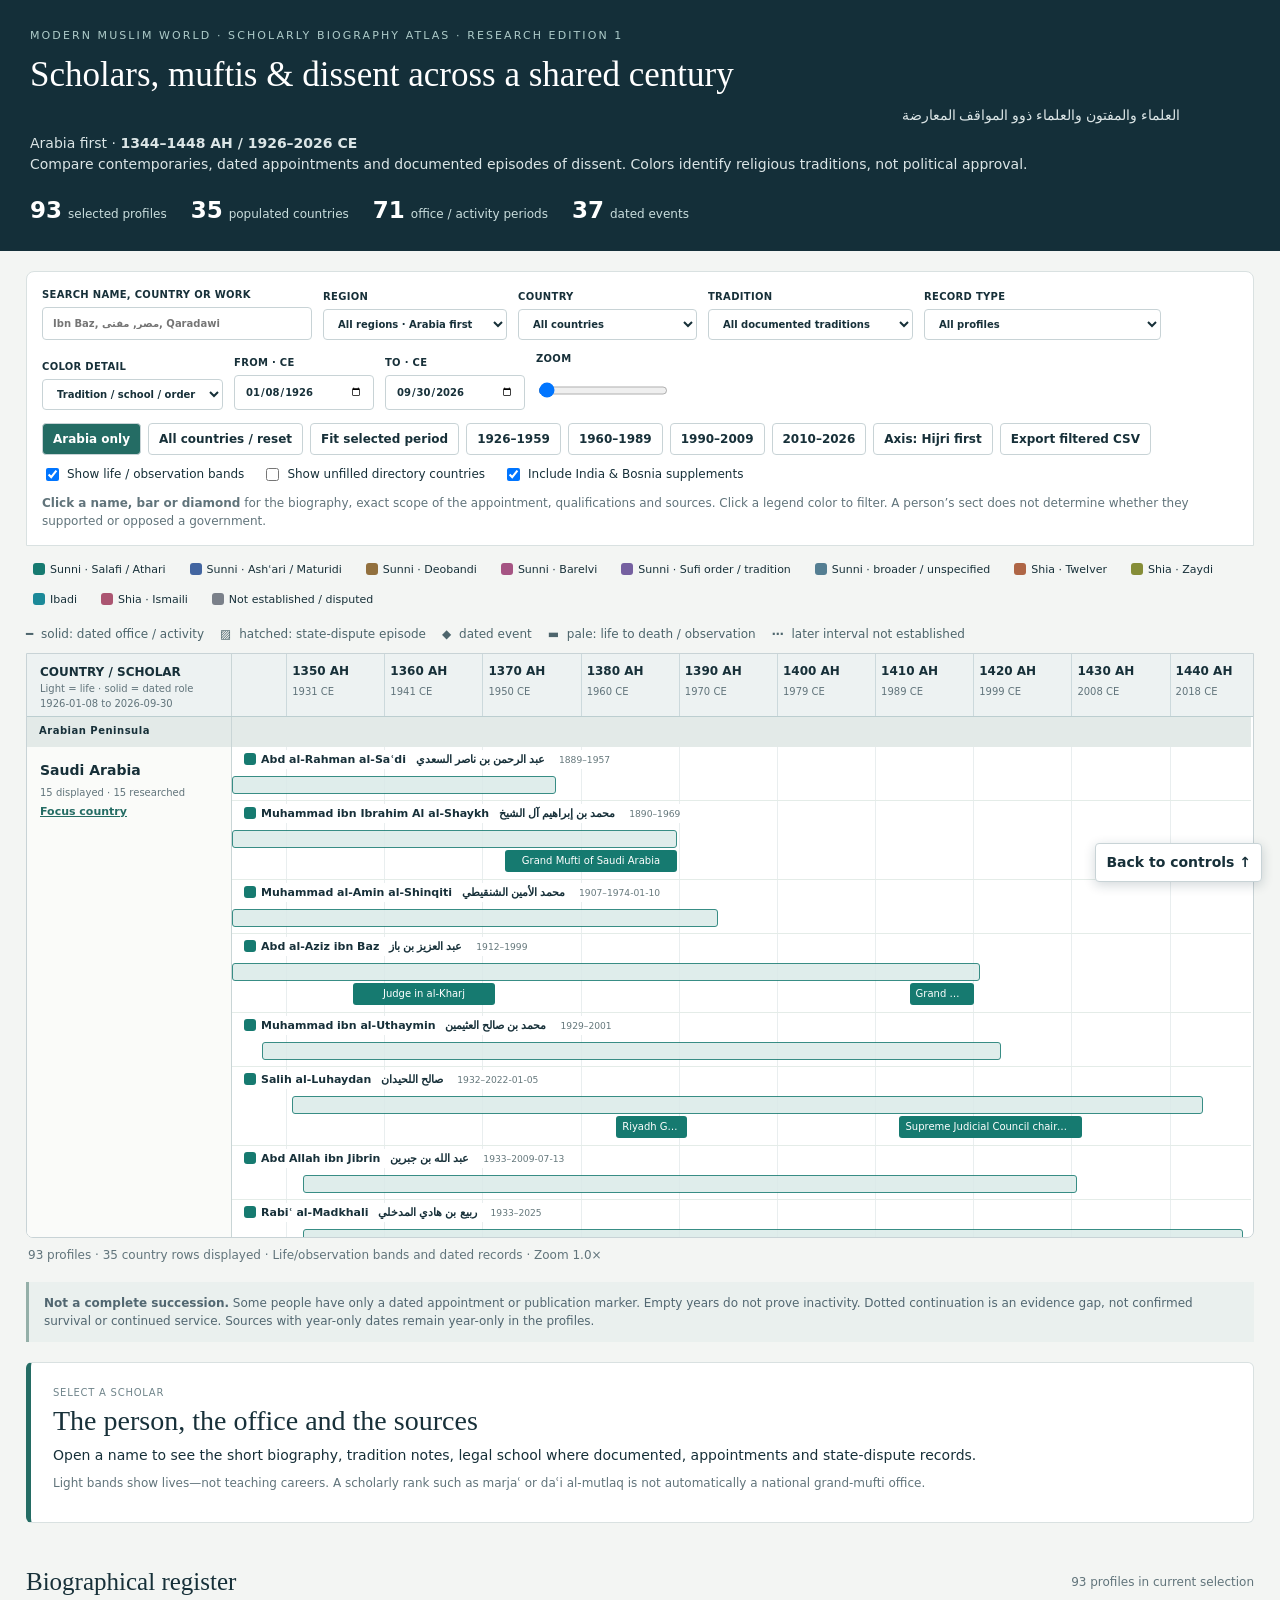
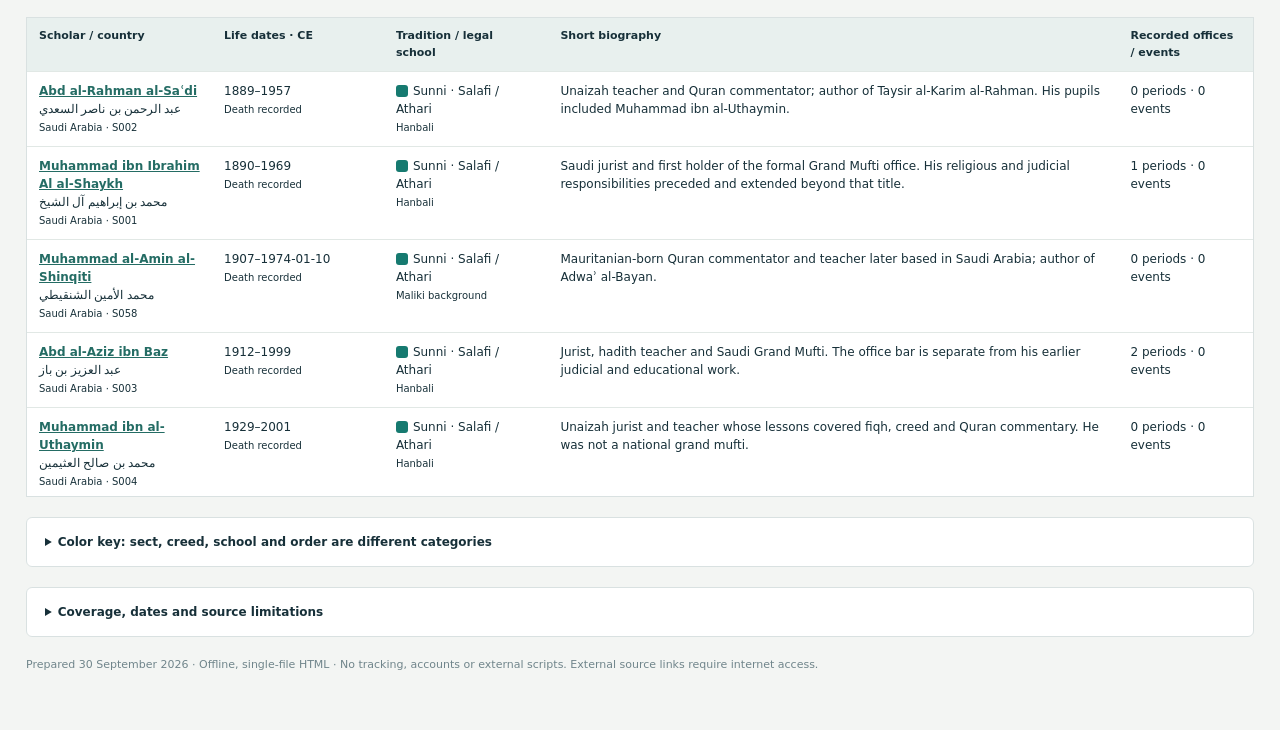
<file: Arabia_OIC_Scholars_Timeline_1926_2026.html>
<!doctype html>
<html lang="en"><head><meta charset="utf-8"><meta name="viewport" content="width=device-width,initial-scale=1"><title>Scholars, muftis & dissent · 1344–1448 AH</title>
<style>
:root{--ink:#173039;--muted:#61747b;--paper:#f3f5f3;--line:#d9e1e1;--label:205px}*{box-sizing:border-box}body{margin:0;background:var(--paper);color:var(--ink);font:14px/1.5 system-ui,-apple-system,Segoe UI,Arial,sans-serif}header{background:#142f39;color:white;padding:28px 30px 23px}.kicker{font-size:11px;letter-spacing:.19em;color:#adcbc9;text-transform:uppercase}h1{font:normal 35px/1.16 Georgia,serif;margin:10px 0}header p{max-width:1150px;color:#dbe5e6;margin:7px 0}.ar{font-family:Tahoma,Arial,sans-serif}.badges{display:flex;flex-wrap:wrap;gap:24px;margin-top:18px;color:#c9dddd;font-size:12px}.badges strong{font-size:23px;color:#fff;margin-right:6px}main{padding:20px 26px 36px;max-width:2300px;margin:auto}.controls{padding:15px;background:#fff;border:1px solid var(--line);border-radius:8px 8px 0 0}.filters{display:flex;align-items:end;gap:11px;flex-wrap:wrap}label{display:flex;flex-direction:column;font-size:10px;font-weight:700;letter-spacing:.03em;gap:5px}input,select,button{font:inherit;color:var(--ink);padding:8px 10px;border:1px solid #c8d3d6;border-radius:4px;background:white}input[type=search]{width:270px}input[type=date]{width:140px}input[type=range]{width:130px;height:35px;padding:0}select{max-width:245px}button{cursor:pointer;font-weight:600}button:hover,button:focus-visible{background:#edf3f1;border-color:#537c7a}button.primary{background:#246c64;color:white}.presets{display:flex;flex-wrap:wrap;gap:7px;margin-top:13px}.presets button{font-size:12px;padding:6px 10px}.help,.muted{color:var(--muted);font-size:12px}.help{margin:10px 0 0}.toggles{display:flex;gap:18px;margin-top:10px;flex-wrap:wrap}.toggles label{flex-direction:row;align-items:center;font-size:12px;letter-spacing:0;font-weight:500}.legend{display:flex;gap:8px 14px;flex-wrap:wrap;font-size:11px;padding:13px 2px}.legend button{padding:3px 5px;font-weight:500;border:0;background:none}.swatch{display:inline-block;width:12px;height:12px;vertical-align:-2px;border-radius:3px;margin-right:5px}.notation{font-size:12px;color:#4d656c;margin-bottom:10px}.notation b{margin-right:4px}.notation span{margin-right:16px}#chartWrap{height:65vh;min-height:420px;background:white;overflow:auto;border:1px solid #c8d3d6;position:relative;border-radius:0 0 7px 7px}#timeline{position:relative;min-width:100%}.axis{display:flex;position:sticky;top:0;z-index:30;background:#edf2f2;border-bottom:1px solid #bcced0;height:63px}.axis-label,.country-label,.region-label{position:sticky;left:0;width:var(--label);min-width:var(--label);border-right:1px solid #c9d5d6}.axis-label{z-index:32;background:#edf2f2;padding:9px 13px;font-size:12px;font-weight:700}.axis-label small{display:block;font-size:10px;font-weight:400;color:var(--muted)}.axis-track,.track{position:relative;flex:none;overflow:hidden}.tick{position:absolute;top:0;height:100%;border-left:1px solid #ccd9dc}.tick b{display:block;white-space:nowrap;padding:8px 5px 0;font-size:12px}.tick small{padding:0 5px;font-size:10px;color:var(--muted);white-space:nowrap}.region-row{height:30px;display:flex;background:#e3eae8}.region-label{z-index:18;background:#e3eae8;padding:6px 12px;font-size:10px;font-weight:750;letter-spacing:.05em;white-space:nowrap}.country-row{display:flex;border-bottom:1px solid #b6cac7}.country-label{z-index:16;background:#fafbf9;padding:13px}.country-label b{display:block}.country-label small{display:block;font-size:10px;color:var(--muted);margin-top:4px}.country-label button{padding:4px 0;border:0;font-size:11px;color:#246c64;background:none;text-decoration:underline}.gridline{position:absolute;top:0;bottom:0;border-left:1px solid #e9eeef;pointer-events:none}.person-lane{position:absolute;left:0;right:0;border-bottom:1px solid #e4ece8}.pname{position:absolute;left:8px;top:3px;max-width:95%;background:white;border:0;padding:1px 4px;font-size:11px;font-weight:600;white-space:nowrap;text-overflow:ellipsis;overflow:hidden}.pname .ar{display:inline-block;direction:rtl;unicode-bidi:isolate;margin:0 6px}.pname small{direction:ltr;unicode-bidi:isolate;display:inline-block;font-weight:400;color:#64777b;margin-left:8px}.life{position:absolute;top:29px;height:13px;border-radius:3px;border:1px solid;opacity:.85;min-width:3px}.life:hover{outline:2px solid #667f83;opacity:1}.unknown{position:absolute;top:34px;height:4px;border-top:2px dotted #8f9a9e;pointer-events:none}.role{position:absolute;height:22px;border:0;border-radius:3px;padding:3px 6px;color:white;white-space:nowrap;overflow:hidden;text-overflow:ellipsis;font-size:10px;font-weight:500;z-index:3;min-width:6px}.role:hover,.role:focus-visible{outline:2px solid #173039;outline-offset:1px;color:white;z-index:10;filter:brightness(1.1)}.role.dispute{background-image:repeating-linear-gradient(135deg,transparent,transparent 5px,#ffffff42 5px,#ffffff42 8px)}.role.open{border-right:3px dotted white}.event{position:absolute;width:18px;height:21px;border:0;padding:0;background:none;font-size:18px;line-height:20px;z-index:5}.event:hover,.event:focus-visible{outline:2px solid #4e666c;background:#f3f6f5}.emptyrow{padding:14px;color:#7c8c92;font-size:11px}.notice{font-size:12px;color:#526771;background:#eaf0ee;border-left:3px solid #94afa8;padding:12px 15px;margin-top:10px}#status{font-size:12px;padding:8px 2px;color:var(--muted)}.detail{background:#fff;border:1px solid var(--line);border-left:5px solid #246c64;border-radius:6px;margin-top:20px;padding:22px;scroll-margin-top:15px}.detail h2{font:normal 28px Georgia,serif;margin:5px 0}.detail h2 .ar{font-size:22px;display:block;margin-top:7px}.tag{font-size:10px;letter-spacing:.075em;text-transform:uppercase;color:#70858b}.bio-grid{display:grid;grid-template-columns:1fr 1.5fr;gap:28px}.detail dl{display:grid;grid-template-columns:135px 1fr;gap:7px 12px;font-size:12px}.detail dt{color:var(--muted)}.detail dd{margin:0}.detail p{margin:8px 0}.detail h3{font-size:14px;margin:18px 0 7px}.record{background:#f3f6f4;padding:10px 12px;border-radius:5px;margin:8px 0;font-size:12px}.record strong{display:block}.record small{display:block;color:#61727b;margin-bottom:5px}a{color:#256959;overflow-wrap:anywhere}.sources a{display:block;font-size:11px;margin:6px 0}.record a{font-size:10px}.register{margin-top:25px}.register-head{display:flex;justify-content:space-between;align-items:center;gap:15px}.register h2{font:normal 25px Georgia,serif}.table-wrap{overflow:auto;max-height:480px;border:1px solid var(--line);background:white}table{border-collapse:collapse;width:100%;font-size:12px}th,td{padding:10px 12px;border-bottom:1px solid #e1e8e5;vertical-align:top;text-align:left}th{position:sticky;top:0;background:#e8f0ee;z-index:2;font-size:11px}td button{border:0;background:none;padding:0;font-weight:600;color:#246c64;text-decoration:underline;text-align:left}td.period{white-space:nowrap}tbody tr:hover{background:#f4f8f5}.method{margin-top:20px;padding:15px 18px;border:1px solid var(--line);border-radius:6px;background:white;font-size:12px;color:#526771}.method summary{font-weight:700;color:var(--ink);cursor:pointer}.method p{max-width:1200px}.footer{margin:20px 0;font-size:11px;color:#70858b}.empty{padding:35px;color:#61727b}.selected-lane{background:#f6f9f5}.floating{position:fixed;right:18px;bottom:18px;z-index:40;box-shadow:0 3px 12px #102d3930} @media(max-width:760px){:root{--label:135px}header{padding:22px 18px}h1{font-size:27px}main{padding:14px 10px}.bio-grid{grid-template-columns:1fr;gap:12px}.filters{gap:8px}input[type=search]{width:230px}.country-label{padding:9px}.country-label b{font-size:12px}.badges{gap:10px 16px}.axis-label{font-size:10px;padding:8px}.detail{padding:16px}select{max-width:210px}.pname .ar{display:inline-block;direction:rtl;unicode-bidi:isolate;margin:0 6px}.pname small{direction:ltr;unicode-bidi:isolate;display:inline-block;display:none}}@media print{header{background:white;color:#173039}header p,.badges,.badges strong{color:#173039}.controls,.register,.legend,#status,.floating{display:none}#chartWrap{height:auto;overflow:visible}.axis,.country-label,.region-label{position:static}.detail{break-inside:avoid}}
</style></head><body>
<header><div class="kicker">Modern Muslim world · Scholarly biography atlas · Research edition 1</div><h1>Scholars, muftis & dissent across a shared century</h1><p class="ar" lang="ar" dir="rtl">العلماء والمفتون والعلماء ذوو المواقف المعارضة</p><p>Arabia first · <strong>1344–1448 AH / 1926–2026 CE</strong><br>Compare contemporaries, dated appointments and documented episodes of dissent. Colors identify religious traditions, not political approval.</p><div class="badges" id="badges"></div></header>
<main><section class="controls"><div class="filters"><label>SEARCH NAME, COUNTRY OR WORK<input id="search" type="search" placeholder="Ibn Baz, مصر, مفتي, Qaradawi"></label><label>REGION<select id="region"><option value="">All regions · Arabia first</option></select></label><label>COUNTRY<select id="country"><option value="">All countries</option></select></label><label>TRADITION<select id="tradition"><option value="">All documented traditions</option></select></label><label>RECORD TYPE<select id="roleFilter"><option value="">All profiles</option><option value="mufti">Muftis / dated mufti appointments</option><option value="dissent">Dissent / state-dispute records</option><option value="Judicial office">Judicial offices</option><option value="Scholarly institution">Scholarly institutions</option><option value="Scholarship / teaching">Teaching periods</option></select></label><label>COLOR DETAIL<select id="colorMode"><option value="detailed">Tradition / school / order</option><option value="broad">Broad branch only</option></select></label><label>FROM · CE<input id="from" type="date" value="1926-01-08" min="1926-01-08" max="2026-09-30"></label><label>TO · CE<input id="to" type="date" value="2026-09-30" min="1926-01-08" max="2026-09-30"></label><label>ZOOM<input id="zoom" type="range" min="0" max="250" value="0"></label></div>
<div class="presets"><button id="arabia" class="primary">Arabia only</button><button id="reset">All countries / reset</button><button id="fit">Fit selected period</button><button data-period="1926,1959">1926–1959</button><button data-period="1960,1989">1960–1989</button><button data-period="1990,2009">1990–2009</button><button data-period="2010,2026">2010–2026</button><button id="axisMode">Axis: Hijri first</button><button id="download">Export filtered CSV</button></div>
<div class="toggles"><label><input id="life" type="checkbox" checked>Show life / observation bands</label><label><input id="empty" type="checkbox">Show unfilled directory countries</label><label><input id="supplement" type="checkbox" checked>Include India & Bosnia supplements</label></div>
<p class="help"><strong>Click a name, bar or diamond</strong> for the biography, exact scope of the appointment, qualifications and sources. Click a legend color to filter. A person’s sect does not determine whether they supported or opposed a government.</p></section>
<div id="legend" class="legend"></div><div class="notation"><span><b>━</b> solid: dated office / activity</span><span><b>▨</b> hatched: state-dispute episode</span><span><b>◆</b> dated event</span><span><b>▬</b> pale: life to death / observation</span><span><b>⋯</b> later interval not established</span></div>
<div id="chartWrap" tabindex="0" aria-label="Scrollable scholarly timeline"><div id="timeline"></div></div><div id="status" aria-live="polite"></div>
<div class="notice"><strong>Not a complete succession.</strong> Some people have only a dated appointment or publication marker. Empty years do not prove inactivity. Dotted continuation is an evidence gap, not confirmed survival or continued service. Sources with year-only dates remain year-only in the profiles.</div>
<section class="detail" id="detail" aria-live="polite"><div class="tag">Select a scholar</div><h2>The person, the office and the sources</h2><p>Open a name to see the short biography, tradition notes, legal school where documented, appointments and state-dispute records.</p><p class="muted">Light bands show lives—not teaching careers. A scholarly rank such as marjaʿ or daʿi al-mutlaq is not automatically a national grand-mufti office.</p></section>
<section class="register"><div class="register-head"><h2>Biographical register</h2><span class="muted" id="registerCount"></span></div><div class="table-wrap"><table><thead><tr><th>Scholar / country</th><th>Life dates · CE</th><th>Tradition / legal school</th><th>Short biography</th><th>Recorded offices / events</th></tr></thead><tbody id="registerBody"></tbody></table></div></section>
<details class="method"><summary>Color key: sect, creed, school and order are different categories</summary><p>The detailed color is one principal reference affiliation for navigation, not an exhaustive definition of a person. Deobandi and Barelvi are scholarly movements; Ashʿari and Maturidi are distinct theological schools; Sufi orders can overlap those labels and a legal madhhab. Choose <strong>Broad branch only</strong> to avoid treating those overlapping Sunni categories as separate branches.</p><div id="keyNotes"></div><p>A label is not inferred from nationality, a name, a university attended, or a government appointment. Mature affiliation may differ from childhood background. Qualifications appear in the individual profile. The color categories neither validate nor reject theological claims.</p></details>
<details class="method"><summary>Coverage, dates and source limitations</summary><p><strong>Selected edition.</strong> This directory retains the 57-country structure from the companion atlases, with India and Bosnia as explicitly non-OIC supplementary chapters. There are selected profiles in 35 rows; the other rows are unfilled research areas, not countries without scholars. Modern rows do not imply historic independence, membership or borders throughout the century. One principal row is used per person, including people who worked across borders.</p><p><strong>Inclusion.</strong> Jurists, Quran and hadith scholars, prominent religious teachers, national and regional muftis, heads of religious institutions and selected religious-political writers. This is not a ranking of scholarship or a complete list of all major scholars. It does not evaluate political legitimacy.</p><p><strong>Opposition.</strong> Dated criticism, exile, detention and state-dispute records are described individually. Detention alone does not establish guilt or a particular political program. A peaceful critic, an opposition-appointed mufti, and a religious-political officeholder are not interchangeable categories. No scholar is presumed an opponent merely because they held no state post.</p><p><strong>Precision and endpoints.</strong> Year and month dates are expanded only for geometry. Labels preserve original precision. A light band ends at death or the last dated observation included in this edition; later intervals are dotted and unverified. Some dated observations are old. The chart’s 30 September 2026 cutoff is not a claim that every current office was verified on that date. Birth-year disagreements are retained.</p><p><strong>Calendars.</strong> Horizontal position follows elapsed Gregorian days; Hijri ticks use the calculated civil Islamic calendar inherited from the companion atlas, not historical local moon sightings. The workbook gives separate annual CE and AH grids. This timeline opens 8 January 1926.</p><p><strong>Source quality.</strong> A reference-based research edition: many biographical dates and classifications rely on linked encyclopedia articles; selected appointments and events also use institutional sources and dated reporting. Not all underlying appointment decrees or original biographical sources were inspected. A source link is not a claim of primary-source corroboration. Sect classifications, dates and political episodes should be checked against original texts before publication as an archival encyclopedia.</p></details>
<div class="footer">Prepared 30 September 2026 · Offline, single-file HTML · No tracking, accounts or external scripts. External source links require internet access.</div></main><button class="floating" id="backTop">Back to controls ↑</button>
<script>const D={"start":"1926-01-08","cutoff":"2026-09-30","countries":[{"name":"Saudi Arabia","region":"Arabian Peninsula","count":15,"coverage":"Selected profiles; not a complete succession"},{"name":"Yemen","region":"Arabian Peninsula","count":5,"coverage":"Selected profiles; not a complete succession"},{"name":"Oman","region":"Arabian Peninsula","count":2,"coverage":"Selected profiles; not a complete succession"},{"name":"United Arab Emirates","region":"Arabian Peninsula","count":1,"coverage":"Selected profiles; not a complete succession"},{"name":"Qatar","region":"Arabian Peninsula","count":2,"coverage":"Selected profiles; not a complete succession"},{"name":"Bahrain","region":"Arabian Peninsula","count":2,"coverage":"Selected profiles; not a complete succession"},{"name":"Kuwait","region":"Arabian Peninsula","count":1,"coverage":"Selected profiles; not a complete succession"},{"name":"Jordan","region":"Levant & Iraq","count":1,"coverage":"Selected profiles; not a complete succession"},{"name":"Iraq","region":"Levant & Iraq","count":5,"coverage":"Selected profiles; not a complete succession"},{"name":"Palestine","region":"Levant & Iraq","count":2,"coverage":"Selected profiles; not a complete succession"},{"name":"Syria","region":"Levant & Iraq","count":5,"coverage":"Selected profiles; not a complete succession"},{"name":"Lebanon","region":"Levant & Iraq","count":4,"coverage":"Selected profiles; not a complete succession"},{"name":"Egypt","region":"North Africa","count":11,"coverage":"Selected profiles; not a complete succession"},{"name":"Sudan","region":"North Africa","count":2,"coverage":"Selected profiles; not a complete succession"},{"name":"Libya","region":"North Africa","count":1,"coverage":"Selected profiles; not a complete succession"},{"name":"Tunisia","region":"North Africa","count":2,"coverage":"Selected profiles; not a complete succession"},{"name":"Algeria","region":"North Africa","count":1,"coverage":"Selected profiles; not a complete succession"},{"name":"Morocco","region":"North Africa","count":2,"coverage":"Selected profiles; not a complete succession"},{"name":"Mauritania","region":"North Africa","count":1,"coverage":"Selected profiles; not a complete succession"},{"name":"Iran","region":"Iran & South Asia","count":3,"coverage":"Selected profiles; not a complete succession"},{"name":"Afghanistan","region":"Iran & South Asia","count":0,"coverage":"No profile researched in this edition; not an absence of scholars"},{"name":"Pakistan","region":"Iran & South Asia","count":4,"coverage":"Selected profiles; not a complete succession"},{"name":"Bangladesh","region":"Iran & South Asia","count":1,"coverage":"Selected profiles; not a complete succession"},{"name":"Maldives","region":"Iran & South Asia","count":0,"coverage":"No profile researched in this edition; not an absence of scholars"},{"name":"Azerbaijan","region":"Central Asia & Caucasus","count":1,"coverage":"Selected profiles; not a complete succession"},{"name":"Kazakhstan","region":"Central Asia & Caucasus","count":1,"coverage":"Selected profiles; not a complete succession"},{"name":"Kyrgyzstan","region":"Central Asia & Caucasus","count":0,"coverage":"No profile researched in this edition; not an absence of scholars"},{"name":"Tajikistan","region":"Central Asia & Caucasus","count":0,"coverage":"No profile researched in this edition; not an absence of scholars"},{"name":"Turkmenistan","region":"Central Asia & Caucasus","count":0,"coverage":"No profile researched in this edition; not an absence of scholars"},{"name":"Uzbekistan","region":"Central Asia & Caucasus","count":0,"coverage":"No profile researched in this edition; not an absence of scholars"},{"name":"Türkiye","region":"Europe","count":2,"coverage":"Selected profiles; not a complete succession"},{"name":"Albania","region":"Europe","count":1,"coverage":"Selected profiles; not a complete succession"},{"name":"Indonesia","region":"Southeast Asia","count":2,"coverage":"Selected profiles; not a complete succession"},{"name":"Malaysia","region":"Southeast Asia","count":2,"coverage":"Selected profiles; not a complete succession"},{"name":"Brunei","region":"Southeast Asia","count":2,"coverage":"Selected profiles; not a complete succession"},{"name":"Senegal","region":"West Africa","count":2,"coverage":"Selected profiles; not a complete succession"},{"name":"Gambia","region":"West Africa","count":0,"coverage":"No profile researched in this edition; not an absence of scholars"},{"name":"Guinea","region":"West Africa","count":0,"coverage":"No profile researched in this edition; not an absence of scholars"},{"name":"Guinea-Bissau","region":"West Africa","count":0,"coverage":"No profile researched in this edition; not an absence of scholars"},{"name":"Sierra Leone","region":"West Africa","count":0,"coverage":"No profile researched in this edition; not an absence of scholars"},{"name":"Mali","region":"West Africa","count":1,"coverage":"Selected profiles; not a complete succession"},{"name":"Niger","region":"West Africa","count":0,"coverage":"No profile researched in this edition; not an absence of scholars"},{"name":"Burkina Faso","region":"West Africa","count":0,"coverage":"No profile researched in this edition; not an absence of scholars"},{"name":"Benin","region":"West Africa","count":0,"coverage":"No profile researched in this edition; not an absence of scholars"},{"name":"Togo","region":"West Africa","count":0,"coverage":"No profile researched in this edition; not an absence of scholars"},{"name":"Côte d’Ivoire","region":"West Africa","count":0,"coverage":"No profile researched in this edition; not an absence of scholars"},{"name":"Nigeria","region":"West Africa","count":1,"coverage":"Selected profiles; not a complete succession"},{"name":"Chad","region":"Central & East Africa","count":0,"coverage":"No profile researched in this edition; not an absence of scholars"},{"name":"Cameroon","region":"Central & East Africa","count":0,"coverage":"No profile researched in this edition; not an absence of scholars"},{"name":"Gabon","region":"Central & East Africa","count":0,"coverage":"No profile researched in this edition; not an absence of scholars"},{"name":"Uganda","region":"Central & East Africa","count":1,"coverage":"Selected profiles; not a complete succession"},{"name":"Djibouti","region":"Central & East Africa","count":0,"coverage":"No profile researched in this edition; not an absence of scholars"},{"name":"Somalia","region":"Central & East Africa","count":0,"coverage":"No profile researched in this edition; not an absence of scholars"},{"name":"Mozambique","region":"Central & East Africa","count":0,"coverage":"No profile researched in this edition; not an absence of scholars"},{"name":"Comoros","region":"Central & East Africa","count":0,"coverage":"No profile researched in this edition; not an absence of scholars"},{"name":"Guyana","region":"Americas","count":0,"coverage":"No profile researched in this edition; not an absence of scholars"},{"name":"Suriname","region":"Americas","count":0,"coverage":"No profile researched in this edition; not an absence of scholars"},{"name":"India","region":"Supplementary · non-OIC","count":2,"coverage":"Selected profiles; not a complete succession"},{"name":"Bosnia and Herzegovina","region":"Supplementary · non-OIC","count":2,"coverage":"Selected profiles; not a complete succession"}],"people":[{"id":"S002","country":"Saudi Arabia","region":"Arabian Peninsula","name":"Abd al-Rahman al-Saʿdi","arabic":"عبد الرحمن بن ناصر السعدي","birth":"1889","death":"1957","tradition":"SAL","fiqh":"Hanbali","description":"Unaizah teacher and Quran commentator; author of Taysir al-Karim al-Rahman. His pupils included Muhammad ibn al-Uthaymin.","notes":"","sources":["https://en.wikipedia.org/wiki/Abdul-Rahman_al-Sa%27di"],"roles":[],"events":[],"observed":"","observation_basis":"Historical closed biography","birth_iso":"1889-01-01","death_iso":"1957-12-31","life_end":"1957-12-31","life_end_label":"1957","life_status":"Death recorded","life_start":"1926-01-08","dissent":false,"mufti":false,"branch":"Sunni"},{"id":"S001","country":"Saudi Arabia","region":"Arabian Peninsula","name":"Muhammad ibn Ibrahim Al al-Shaykh","arabic":"محمد بن إبراهيم آل الشيخ","birth":"1890","death":"1969","tradition":"SAL","fiqh":"Hanbali","description":"Saudi jurist and first holder of the formal Grand Mufti office. His religious and judicial responsibilities preceded and extended beyond that title.","notes":"","sources":["https://en.wikipedia.org/wiki/Muhammad_ibn_Ibrahim_Al_ash-Sheikh"],"roles":[{"label":"Grand Mufti of Saudi Arabia","start":"1953","end":"1969","kind":"National mufti","note":"","sources":["https://en.wikipedia.org/wiki/Muhammad_ibn_Ibrahim_Al_ash-Sheikh"],"open":false,"start_iso":"1953-01-01","end_iso":"1969-12-31","precision":"Year / Year"}],"events":[],"observed":"","observation_basis":"Historical closed biography","birth_iso":"1890-01-01","death_iso":"1969-12-31","life_end":"1969-12-31","life_end_label":"1969","life_status":"Death recorded","life_start":"1926-01-08","dissent":false,"mufti":true,"branch":"Sunni"},{"id":"S058","country":"Saudi Arabia","region":"Arabian Peninsula","name":"Muhammad al-Amin al-Shinqiti","arabic":"محمد الأمين الشنقيطي","birth":"1907","death":"1974-01-10","tradition":"SAL","fiqh":"Maliki background","description":"Mauritanian-born Quran commentator and teacher later based in Saudi Arabia; author of Adwaʾ al-Bayan.","notes":"Birth-year accounts vary; 1907 is the selected reference value. Other sources convert the death year 1393 AH to 1973; this reference gives 10 January 1974.","sources":["https://ar.wikipedia.org/wiki/محمد_الأمين_الشنقيطي"],"roles":[],"events":[],"observed":"","observation_basis":"Historical closed biography","birth_iso":"1907-01-01","death_iso":"1974-01-10","life_end":"1974-01-10","life_end_label":"1974-01-10","life_status":"Death recorded","life_start":"1926-01-08","dissent":false,"mufti":false,"branch":"Sunni"},{"id":"S003","country":"Saudi Arabia","region":"Arabian Peninsula","name":"Abd al-Aziz ibn Baz","arabic":"عبد العزيز بن باز","birth":"1912","death":"1999","tradition":"SAL","fiqh":"Hanbali","description":"Jurist, hadith teacher and Saudi Grand Mufti. The office bar is separate from his earlier judicial and educational work.","notes":"","sources":["https://en.wikipedia.org/wiki/Abd_al-Aziz_Ibn_Baz"],"roles":[{"label":"Judge in al-Kharj","start":"1938","end":"1951","kind":"Judicial office","note":"","sources":["https://en.wikipedia.org/wiki/Abd_al-Aziz_Ibn_Baz"],"open":false,"start_iso":"1938-01-01","end_iso":"1951-12-31","precision":"Year / Year"},{"label":"Grand Mufti of Saudi Arabia","start":"1993","end":"1999-05-13","kind":"National mufti","note":"","sources":["https://en.wikipedia.org/wiki/Abd_al-Aziz_Ibn_Baz"],"open":false,"start_iso":"1993-01-01","end_iso":"1999-05-13","precision":"Year / Day"}],"events":[],"observed":"","observation_basis":"Historical closed biography","birth_iso":"1912-01-01","death_iso":"1999-12-31","life_end":"1999-12-31","life_end_label":"1999","life_status":"Death recorded","life_start":"1926-01-08","dissent":false,"mufti":true,"branch":"Sunni"},{"id":"S004","country":"Saudi Arabia","region":"Arabian Peninsula","name":"Muhammad ibn al-Uthaymin","arabic":"محمد بن صالح العثيمين","birth":"1929","death":"2001","tradition":"SAL","fiqh":"Hanbali","description":"Unaizah jurist and teacher whose lessons covered fiqh, creed and Quran commentary. He was not a national grand mufti.","notes":"","sources":["https://en.wikipedia.org/wiki/Muhammad_ibn_al_Uthaymeen"],"roles":[],"events":[],"observed":"","observation_basis":"Historical closed biography","birth_iso":"1929-01-01","death_iso":"2001-12-31","life_end":"2001-12-31","life_end_label":"2001","life_status":"Death recorded","life_start":"1929-01-01","dissent":false,"mufti":false,"branch":"Sunni"},{"id":"S087","country":"Saudi Arabia","region":"Arabian Peninsula","name":"Salih al-Luhaydan","arabic":"صالح اللحيدان","birth":"1932","death":"2022-01-05","tradition":"SAL","fiqh":"Hanbali / Athari","description":"Saudi judge and teacher; chaired the Supreme Judicial Council. This was a judicial position, not the Grand Mufti office.","notes":"","sources":["https://en.wikipedia.org/wiki/Salih_al-Luhaydan"],"roles":[{"label":"Supreme Judicial Council chairman","start":"1992","end":"2009","kind":"Judicial office","note":"","sources":["https://en.wikipedia.org/wiki/Salih_al-Luhaydan"],"open":false,"start_iso":"1992-01-01","end_iso":"2009-12-31","precision":"Year / Year"},{"label":"Riyadh Great Court president","start":"1964","end":"1970","kind":"Judicial office","note":"","sources":["https://en.wikipedia.org/wiki/Salih_al-Luhaydan"],"open":false,"start_iso":"1964-01-01","end_iso":"1970-12-31","precision":"Year / Year"}],"events":[],"observed":"","observation_basis":"Historical closed biography","birth_iso":"1932-01-01","death_iso":"2022-01-05","life_end":"2022-01-05","life_end_label":"2022-01-05","life_status":"Death recorded","life_start":"1932-01-01","dissent":false,"mufti":false,"branch":"Sunni"},{"id":"S086","country":"Saudi Arabia","region":"Arabian Peninsula","name":"Abd Allah ibn Jibrin","arabic":"عبد الله بن جبرين","birth":"1933","death":"2009-07-13","tradition":"SAL","fiqh":"Hanbali / Athari","description":"Saudi jurist and teacher associated with the official scholarly and fatwa institutions. His religious opinions are not substituted for a national grand-mufti appointment.","notes":"","sources":["https://en.wikipedia.org/wiki/Abdullah_Ibn_Jibreen"],"roles":[],"events":[],"observed":"","observation_basis":"Historical closed biography","birth_iso":"1933-01-01","death_iso":"2009-07-13","life_end":"2009-07-13","life_end_label":"2009-07-13","life_status":"Death recorded","life_start":"1933-01-01","dissent":false,"mufti":false,"branch":"Sunni"},{"id":"S007","country":"Saudi Arabia","region":"Arabian Peninsula","name":"Rabiʿ al-Madkhali","arabic":"ربيع بن هادي المدخلي","birth":"1933","death":"2025","tradition":"SAL","fiqh":"Hanbali background","description":"Hadith teacher and author of writings on religious methodology and criticism of other contemporary writers. Theological disagreement is not coded as political opposition.","notes":"Death shown at year precision; this edition does not resolve divergent day-level dates in secondary references.","sources":["https://en.wikipedia.org/wiki/Rabee_al-Madkhali"],"roles":[],"events":[],"observed":"","observation_basis":"Historical closed biography","birth_iso":"1933-01-01","death_iso":"2025-12-31","life_end":"2025-12-31","life_end_label":"2025","life_status":"Death recorded","life_start":"1933-01-01","dissent":false,"mufti":false,"branch":"Sunni"},{"id":"S006","country":"Saudi Arabia","region":"Arabian Peninsula","name":"Salih al-Fawzan","arabic":"صالح بن فوزان الفوزان","birth":"1933","death":"","tradition":"SAL","fiqh":"Hanbali","description":"Saudi jurist appointed Grand Mufti in October 2025. A dated September 2026 report identifies him in that office.","notes":"","sources":["https://en.wikipedia.org/wiki/Saleh_Al-Fawzan","https://apnews.com/article/a51faaa530b191612c5d96d354eab5a3","https://www.reuters.com/world/middle-east/saudi-grand-mufti-tells-troops-be-ready-sacrifice-their-lives-fighting-houthis-2026-09-25/"],"roles":[{"label":"Grand Mufti · observed endpoint","start":"2025-10-22","end":"2026-09-25","kind":"National mufti","note":"The right edge is a dated observation, not a confirmed end of tenure.","sources":["https://en.wikipedia.org/wiki/Saleh_Al-Fawzan","https://apnews.com/article/a51faaa530b191612c5d96d354eab5a3","https://www.reuters.com/world/middle-east/saudi-grand-mufti-tells-troops-be-ready-sacrifice-their-lives-fighting-houthis-2026-09-25/"],"open":true,"start_iso":"2025-10-22","end_iso":"2026-09-25","precision":"Day / Day"}],"events":[],"observed":"2026-09-25","observation_basis":"Dated observation","birth_iso":"1933-01-01","death_iso":"","life_end":"2026-09-25","life_end_label":"2026-09-25","life_status":"Observation only · later interval unverified","life_start":"1933-01-01","dissent":false,"mufti":true,"branch":"Sunni"},{"id":"S005","country":"Saudi Arabia","region":"Arabian Peninsula","name":"Abd al-Aziz Al al-Shaykh","arabic":"عبد العزيز بن عبد الله آل الشيخ","birth":"1943","death":"2025","tradition":"SAL","fiqh":"Hanbali","description":"Saudi jurist who succeeded Ibn Baz as Grand Mufti. His tenure ended with his death in September 2025.","notes":"","sources":["https://en.wikipedia.org/wiki/Abdulaziz_Al_Sheikh","https://en.wikipedia.org/wiki/Grand_Mufti_of_Saudi_Arabia"],"roles":[{"label":"Grand Mufti of Saudi Arabia","start":"1999-05-14","end":"2025-09-23","kind":"National mufti","note":"","sources":["https://en.wikipedia.org/wiki/Abdulaziz_Al_Sheikh","https://en.wikipedia.org/wiki/Grand_Mufti_of_Saudi_Arabia"],"open":false,"start_iso":"1999-05-14","end_iso":"2025-09-23","precision":"Day / Day"}],"events":[],"observed":"","observation_basis":"Historical closed biography","birth_iso":"1943-01-01","death_iso":"2025-12-31","life_end":"2025-12-31","life_end_label":"2025","life_status":"Death recorded","life_start":"1943-01-01","dissent":false,"mufti":true,"branch":"Sunni"},{"id":"S008","country":"Saudi Arabia","region":"Arabian Peninsula","name":"Bakr Abu Zayd","arabic":"بكر بن عبد الله أبو زيد","birth":"1944","death":"2008","tradition":"SAL","fiqh":"Hanbali","description":"Jurist, judge and author; president of the International Islamic Fiqh Academy. This was an institutional presidency, not a national mufti appointment.","notes":"","sources":["https://en.wikipedia.org/wiki/Bakr_Abu_Zayd"],"roles":[{"label":"Judge in Medina","start":"1966","end":"1979","kind":"Judicial office","note":"","sources":["https://en.wikipedia.org/wiki/Bakr_Abu_Zayd"],"open":false,"start_iso":"1966-01-01","end_iso":"1979-12-31","precision":"Year / Year"},{"label":"International Islamic Fiqh Academy president","start":"1985","end":"2008","kind":"Scholarly institution","note":"","sources":["https://en.wikipedia.org/wiki/Bakr_Abu_Zayd"],"open":false,"start_iso":"1985-01-01","end_iso":"2008-12-31","precision":"Year / Year"}],"events":[],"observed":"","observation_basis":"Historical closed biography","birth_iso":"1944-01-01","death_iso":"2008-12-31","life_end":"2008-12-31","life_end_label":"2008","life_status":"Death recorded","life_start":"1944-01-01","dissent":false,"mufti":false,"branch":"Sunni"},{"id":"S009","country":"Saudi Arabia","region":"Arabian Peninsula","name":"Muhammad ʿAlawi al-Maliki","arabic":"محمد علوي المالكي","birth":"1944","death":"2004","tradition":"ASH","fiqh":"Maliki","description":"Meccan Maliki teacher and author of Mafahim Yajib an Tusahhah. His disputes with Salafi writers concern specified doctrines and practices, not a presumed lifelong political opposition.","notes":"Ashʿari; also associated with the Shadhili Sufi tradition. Birth-year reporting varies; this edition follows the linked reference.","sources":["https://en.wikipedia.org/wiki/Muhammad_Alawi_al-Maliki"],"roles":[],"events":[],"observed":"","observation_basis":"Historical closed biography","birth_iso":"1944-01-01","death_iso":"2004-12-31","life_end":"2004-12-31","life_end_label":"2004","life_status":"Death recorded","life_start":"1944-01-01","dissent":false,"mufti":false,"branch":"Sunni"},{"id":"S011","country":"Saudi Arabia","region":"Arabian Peninsula","name":"Safar al-Hawali","arabic":"سفر الحوالي","birth":"1950","death":"","tradition":"SAL","fiqh":"","description":"Theologian and Sahwa-associated preacher who criticized foreign-policy choices. His 2018 book and reported arrest are recorded as dated events, not a sect category.","notes":"","sources":["https://en.wikipedia.org/wiki/Safar_al-Hawali"],"roles":[{"label":"Recorded imprisonment","start":"1994","end":"1999","kind":"State-dispute episode","note":"","sources":["https://en.wikipedia.org/wiki/Safar_al-Hawali"],"open":false,"start_iso":"1994-01-01","end_iso":"1999-12-31","precision":"Year / Year"}],"events":[{"label":"Book and arrest","date":"2018-07","kind":"Dissent / state dispute","note":"Reported arrest followed publication of Muslims and Western Civilisation. Later custody and judicial status are not independently established here.","sources":["https://en.wikipedia.org/wiki/Safar_al-Hawali"],"start_iso":"2018-07-01","end_iso":"2018-07-31","precision":"Month"}],"observed":"2018-07","observation_basis":"Dated observation","birth_iso":"1950-01-01","death_iso":"","life_end":"2018-07-31","life_end_label":"2018-07","life_status":"Observation only · later interval unverified","life_start":"1950-01-01","dissent":true,"mufti":false,"branch":"Sunni"},{"id":"S010","country":"Saudi Arabia","region":"Arabian Peninsula","name":"Salman al-ʿAwda","arabic":"سلمان العودة","birth":"1956","death":"","tradition":"SAL","fiqh":"Hanbali background","description":"Preacher associated with the Sahwa milieu, with documented criticism of government policy, imprisonment and later changes in public positions. Sahwa is not treated as a separate sect.","notes":"Color denotes his Salafi scholarly background, not agreement with every other scholar in that category. No current detention verdict is inferred.","sources":["https://en.wikipedia.org/wiki/Salman_al-Ouda","https://www.hrw.org/news/2017/09/15/saudi-arabia-prominent-clerics-arrested"],"roles":[{"label":"Recorded imprisonment","start":"1994","end":"1999","kind":"State-dispute episode","note":"A detention interval, not a teaching appointment.","sources":["https://en.wikipedia.org/wiki/Salman_al-Ouda","https://www.hrw.org/news/2017/09/15/saudi-arabia-prominent-clerics-arrested"],"open":false,"start_iso":"1994-01-01","end_iso":"1999-12-31","precision":"Year / Year"}],"events":[{"label":"Policy petitions","date":"1991","kind":"Dissent / state dispute","note":"Associated with petitions over governance and policy; the petitions did not simply reject all allegiance.","sources":["https://en.wikipedia.org/wiki/Salman_al-Ouda","https://www.hrw.org/news/2017/09/15/saudi-arabia-prominent-clerics-arrested"],"start_iso":"1991-01-01","end_iso":"1991-12-31","precision":"Year"},{"label":"Arrest reported","date":"2017-09-10","kind":"Dissent / state dispute","note":"Human Rights Watch reported arrests beginning 10 September. This marker is not a conviction or a claim about the latest case status.","sources":["https://en.wikipedia.org/wiki/Salman_al-Ouda","https://www.hrw.org/news/2017/09/15/saudi-arabia-prominent-clerics-arrested"],"start_iso":"2017-09-10","end_iso":"2017-09-10","precision":"Day"}],"observed":"2017-09-15","observation_basis":"Dated observation","birth_iso":"1956-01-01","death_iso":"","life_end":"2017-09-15","life_end_label":"2017-09-15","life_status":"Observation only · later interval unverified","life_start":"1956-01-01","dissent":true,"mufti":false,"branch":"Sunni"},{"id":"S012","country":"Saudi Arabia","region":"Arabian Peninsula","name":"Nimr al-Nimr","arabic":"نمر باقر النمر","birth":"1959","death":"2016","tradition":"TWE","fiqh":"Jaʿfari","description":"Shia preacher from eastern Saudi Arabia associated with protest activity. Arrest, prosecution and execution are distinct events in his biography.","notes":"","sources":["https://en.wikipedia.org/wiki/Nimr_al-Nimr"],"roles":[],"events":[{"label":"Arrest","date":"2012-07-08","kind":"Dissent / state dispute","note":"Arrested during the period of protests in eastern Saudi Arabia.","sources":["https://en.wikipedia.org/wiki/Nimr_al-Nimr"],"start_iso":"2012-07-08","end_iso":"2012-07-08","precision":"Day"},{"label":"Execution","date":"2016-01-02","kind":"Dissent / state dispute","note":"Executed following prosecution; this records the event without adopting the prosecution or opposition characterization.","sources":["https://en.wikipedia.org/wiki/Nimr_al-Nimr"],"start_iso":"2016-01-02","end_iso":"2016-01-02","precision":"Day"}],"observed":"","observation_basis":"Historical closed biography","birth_iso":"1959-01-01","death_iso":"2016-12-31","life_end":"2016-12-31","life_end_label":"2016","life_status":"Death recorded","life_start":"1959-01-01","dissent":true,"mufti":false,"branch":"Shia"},{"id":"S054","country":"Yemen","region":"Arabian Peninsula","name":"Muhammad ibn Ismaʿil al-ʿAmrani","arabic":"محمد بن إسماعيل العمراني","birth":"1921","death":"2021","tradition":"SUN","fiqh":"Independent comparative approach","description":"Sanaʿa jurist, judge and widely consulted mufti whose education included Zaydi teachers and whose legal approach drew on al-Shawkani.","notes":"The linked Salafi biographical essay and other references differ on the exact birth day. No unsupported beginning or end of a formal national office is drawn.","sources":["https://ar.wikipedia.org/wiki/محمد_بن_إسماعيل_العمراني","https://salafcenter.org/6077/"],"roles":[],"events":[],"observed":"","observation_basis":"Historical closed biography","birth_iso":"1921-01-01","death_iso":"2021-12-31","life_end":"2021-12-31","life_end_label":"2021","life_status":"Death recorded","life_start":"1926-01-08","dissent":false,"mufti":false,"branch":"Sunni"},{"id":"S059","country":"Yemen","region":"Arabian Peninsula","name":"Badr al-Din al-Huthi","arabic":"بدر الدين الحوثي","birth":"1926-11-03","death":"2010-11-25","tradition":"ZAY","fiqh":"Zaydi","description":"Zaydi religious writer associated with al-Haqq and the religious leadership of the Huthi movement. His sect and political involvement are distinct fields.","notes":"This brief profile does not attribute the movement’s actions collectively to Zaydis.","sources":["https://en.wikipedia.org/wiki/Badreddin_al-Houthi","https://www.criticalthreats.org/analysis/profile-al-houthi-movement"],"roles":[{"label":"Religious leadership during Saʿda conflict","start":"2004","end":"2006","kind":"Religious-political office","note":"Selected leadership phase after Hussein al-Huthi’s death; not a claim that he personally commanded every operation.","sources":["https://en.wikipedia.org/wiki/Badreddin_al-Houthi","https://www.criticalthreats.org/analysis/profile-al-houthi-movement"],"open":false,"start_iso":"2004-01-01","end_iso":"2006-12-31","precision":"Year / Year"}],"events":[],"observed":"","observation_basis":"Historical closed biography","birth_iso":"1926-11-03","death_iso":"2010-11-25","life_end":"2010-11-25","life_end_label":"2010-11-25","life_status":"Death recorded","life_start":"1926-11-03","dissent":false,"mufti":false,"branch":"Shia"},{"id":"S013","country":"Yemen","region":"Arabian Peninsula","name":"Muqbil al-Wadiʿi","arabic":"مقبل بن هادي الوادعي","birth":"1933","death":"2001","tradition":"SAL","fiqh":"","description":"Hadith scholar and founder of Dar al-Hadith at Dammaj. His later Salafi affiliation followed an earlier Zaydi background.","notes":"Color refers to his mature scholarly affiliation, not his entire life or childhood. Birth year approximate.","sources":["https://en.wikipedia.org/wiki/Muqbil_bin_Hadi_al-Wadi%27i"],"roles":[{"label":"Dar al-Hadith, Dammaj","start":"1980","end":"2001","kind":"Scholarly institution","note":"","sources":["https://en.wikipedia.org/wiki/Muqbil_bin_Hadi_al-Wadi%27i"],"open":false,"start_iso":"1980-01-01","end_iso":"2001-12-31","precision":"Year / Year"}],"events":[],"observed":"","observation_basis":"Historical closed biography","birth_iso":"1933-01-01","death_iso":"2001-12-31","life_end":"2001-12-31","life_end_label":"2001","life_status":"Death recorded","life_start":"1933-01-01","dissent":false,"mufti":false,"branch":"Sunni"},{"id":"S015","country":"Yemen","region":"Arabian Peninsula","name":"Abd al-Majid al-Zindani","arabic":"عبد المجيد الزنداني","birth":"1942","death":"2024","tradition":"SUN","fiqh":"","description":"Religious educator and political organizer who founded Iman University. Included for his institutional and public role, not as a national grand mufti.","notes":"","sources":["https://en.wikipedia.org/wiki/Abdul_Majeed_al-Zindani"],"roles":[],"events":[{"label":"Iman University founded","date":"1993","kind":"Institution / publication","note":"Founded the university in Sanaʿa.","sources":["https://en.wikipedia.org/wiki/Abdul_Majeed_al-Zindani"],"start_iso":"1993-01-01","end_iso":"1993-12-31","precision":"Year"}],"observed":"","observation_basis":"Historical closed biography","birth_iso":"1942-01-01","death_iso":"2024-12-31","life_end":"2024-12-31","life_end_label":"2024","life_status":"Death recorded","life_start":"1942-01-01","dissent":false,"mufti":false,"branch":"Sunni"},{"id":"S014","country":"Yemen","region":"Arabian Peninsula","name":"Umar ibn Hafiz","arabic":"عمر بن حفيظ","birth":"1963","death":"","tradition":"SUF","fiqh":"Shafiʿi","description":"Hadrami Sunni teacher and founder of Dar al-Mustafa in Tarim, associated with the Ba ʿAlawi tradition.","notes":"Sufi-order color does not place him outside Sunni Islam.","sources":["https://en.wikipedia.org/wiki/Umar_bin_Hafiz"],"roles":[],"events":[{"label":"Dar al-Mustafa founded","date":"1993","kind":"Institution / publication","note":"Foundation date recorded in the linked biography.","sources":["https://en.wikipedia.org/wiki/Umar_bin_Hafiz"],"start_iso":"1993-01-01","end_iso":"1993-12-31","precision":"Year"}],"observed":"2018","observation_basis":"Dated observation","birth_iso":"1963-01-01","death_iso":"","life_end":"2018-12-31","life_end_label":"2018","life_status":"Observation only · later interval unverified","life_start":"1963-01-01","dissent":false,"mufti":false,"branch":"Sunni"},{"id":"S057","country":"Oman","region":"Arabian Peninsula","name":"Ibrahim ibn Saʿid al-ʿAbri","arabic":"إبراهيم بن سعيد العبري","birth":"1896-12-12","death":"1975-03-14","tradition":"IBA","fiqh":"Ibadi","description":"Omani Ibadi jurist and Grand Mufti in the early 1970s. The office is displayed separately from his earlier judicial work.","notes":"","sources":["https://ar.wikipedia.org/wiki/إبراهيم_بن_سعيد_العبري"],"roles":[{"label":"Grand Mufti of Oman","start":"1970","end":"1975-03-14","kind":"National mufti","note":"Appointment is known at year precision in this reference.","sources":["https://ar.wikipedia.org/wiki/إبراهيم_بن_سعيد_العبري"],"open":false,"start_iso":"1970-01-01","end_iso":"1975-03-14","precision":"Year / Day"}],"events":[],"observed":"","observation_basis":"Historical closed biography","birth_iso":"1896-12-12","death_iso":"1975-03-14","life_end":"1975-03-14","life_end_label":"1975-03-14","life_status":"Death recorded","life_start":"1926-01-08","dissent":false,"mufti":true,"branch":"Ibadi"},{"id":"S016","country":"Oman","region":"Arabian Peninsula","name":"Ahmad ibn Hamad al-Khalili","arabic":"أحمد بن حمد الخليلي","birth":"1942","death":"","tradition":"IBA","fiqh":"Ibadi","description":"Omani jurist serving as Grand Mufti from 1975. His office is distinct from Ibadi imamate claims or political factions.","notes":"","sources":["https://en.wikipedia.org/wiki/Ahmed_bin_Hamad_al-Khalili","https://www.omanobserver.om/article/1195032/oman/grand-mufti-urges-reflection-on-prophets-teachings"],"roles":[{"label":"Grand Mufti · observed endpoint","start":"1975-11-27","end":"2026-08-24","kind":"National mufti","note":"Dated press observation; not a verified termination date.","sources":["https://en.wikipedia.org/wiki/Ahmed_bin_Hamad_al-Khalili","https://www.omanobserver.om/article/1195032/oman/grand-mufti-urges-reflection-on-prophets-teachings"],"open":true,"start_iso":"1975-11-27","end_iso":"2026-08-24","precision":"Day / Day"}],"events":[],"observed":"2026-08-24","observation_basis":"Dated observation","birth_iso":"1942-01-01","death_iso":"","life_end":"2026-08-24","life_end_label":"2026-08-24","life_status":"Observation only · later interval unverified","life_start":"1942-01-01","dissent":false,"mufti":true,"branch":"Ibadi"},{"id":"S017","country":"United Arab Emirates","region":"Arabian Peninsula","name":"Abdallah ibn Bayyah","arabic":"عبد الله بن بيه","birth":"1935","death":"","tradition":"ASH","fiqh":"Maliki","description":"Mauritanian-born Maliki jurist associated with religious institutions in the UAE. Placement follows his UAE institutional role, not birthplace or nationality.","notes":"Ashʿari orientation; institutional appointments are not a political approval label.","sources":["https://en.wikipedia.org/wiki/Abdallah_bin_Bayyah"],"roles":[],"events":[{"label":"Forum for Promoting Peace established","date":"2014","kind":"Institution / publication","note":"Founder of the forum based in Abu Dhabi.","sources":["https://en.wikipedia.org/wiki/Abdallah_bin_Bayyah"],"start_iso":"2014-01-01","end_iso":"2014-12-31","precision":"Year"}],"observed":"2024","observation_basis":"Dated observation","birth_iso":"1935-01-01","death_iso":"","life_end":"2024-12-31","life_end_label":"2024","life_status":"Observation only · later interval unverified","life_start":"1935-01-01","dissent":false,"mufti":false,"branch":"Sunni"},{"id":"S056","country":"Qatar","region":"Arabian Peninsula","name":"Abd Allah ibn Zayd Al Mahmud","arabic":"عبد الله بن زيد آل محمود","birth":"1909","death":"1997-02-06","tradition":"SUN","fiqh":"","description":"Jurist and senior judge based in Qatar; born in the Arabian interior and educated under several Najdi teachers.","notes":"No unsupported start date for the judicial office is supplied; the life band is not an office tenure.","sources":["https://ar.wikipedia.org/wiki/عبد_الله_بن_زيد_آل_محمود"],"roles":[],"events":[],"observed":"","observation_basis":"Historical closed biography","birth_iso":"1909-01-01","death_iso":"1997-02-06","life_end":"1997-02-06","life_end_label":"1997-02-06","life_status":"Death recorded","life_start":"1926-01-08","dissent":false,"mufti":false,"branch":"Sunni"},{"id":"S018","country":"Qatar","region":"Arabian Peninsula","name":"Yusuf al-Qaradawi","arabic":"يوسف القرضاوي","birth":"1926","death":"2022","tradition":"SUN","fiqh":"","description":"Egyptian-born scholar based in Qatar, author on jurisprudence and founding president of the International Union of Muslim Scholars. He was not Qatar’s national grand mufti.","notes":"","sources":["https://en.wikipedia.org/wiki/Yusuf_al-Qaradawi"],"roles":[{"label":"International Union of Muslim Scholars president","start":"2004","end":"2018","kind":"Scholarly institution","note":"","sources":["https://en.wikipedia.org/wiki/Yusuf_al-Qaradawi"],"open":false,"start_iso":"2004-01-01","end_iso":"2018-12-31","precision":"Year / Year"}],"events":[{"label":"Tahrir Square sermon","date":"2011-02-18","kind":"Dissent / state dispute","note":"Delivered a sermon in Cairo after Hosni Mubarak’s departure; this is a dated political-religious intervention, not a sect identity.","sources":["https://en.wikipedia.org/wiki/Yusuf_al-Qaradawi"],"start_iso":"2011-02-18","end_iso":"2011-02-18","precision":"Day"}],"observed":"","observation_basis":"Historical closed biography","birth_iso":"1926-01-01","death_iso":"2022-12-31","life_end":"2022-12-31","life_end_label":"2022","life_status":"Death recorded","life_start":"1926-01-08","dissent":true,"mufti":false,"branch":"Sunni"},{"id":"S020","country":"Bahrain","region":"Arabian Peninsula","name":"Isa Qassim","arabic":"عيسى قاسم","birth":"1937","death":"","tradition":"TWE","fiqh":"Jaʿfari","description":"Bahraini cleric associated with the Islamic Scholars Council and al-Wefaq’s religious constituency. Political and religious roles are distinguished.","notes":"Birth year follows the linked reference; some biographies give a different year.","sources":["https://en.wikipedia.org/wiki/Isa_Qassim"],"roles":[],"events":[{"label":"Citizenship revoked","date":"2016-06-20","kind":"Dissent / state dispute","note":"Government revoked his citizenship; the legal action and the competing interpretations of it require separate treatment.","sources":["https://en.wikipedia.org/wiki/Isa_Qassim"],"start_iso":"2016-06-20","end_iso":"2016-06-20","precision":"Day"}],"observed":"2016-06-20","observation_basis":"Dated observation","birth_iso":"1937-01-01","death_iso":"","life_end":"2016-06-20","life_end_label":"2016-06-20","life_status":"Observation only · later interval unverified","life_start":"1937-01-01","dissent":true,"mufti":false,"branch":"Shia"},{"id":"S019","country":"Bahrain","region":"Arabian Peninsula","name":"Abd al-Amir al-Jamri","arabic":"عبد الأمير الجمري","birth":"1938","death":"2006","tradition":"TWE","fiqh":"Jaʿfari","description":"Cleric, former judge and parliamentary representative involved in petitions for constitutional and parliamentary restoration.","notes":"","sources":["https://en.wikipedia.org/wiki/Abdul_Amir_al-Jamri"],"roles":[{"label":"Religious court judge","start":"1977","end":"1988","kind":"Judicial office","note":"","sources":["https://en.wikipedia.org/wiki/Abdul_Amir_al-Jamri"],"open":false,"start_iso":"1977-01-01","end_iso":"1988-12-31","precision":"Year / Year"},{"label":"Petition and opposition phase","start":"1992","end":"2001","kind":"State-dispute episode","note":"Includes imprisonment, house arrest and release; not continuous public activity.","sources":["https://en.wikipedia.org/wiki/Abdul_Amir_al-Jamri"],"open":false,"start_iso":"1992-01-01","end_iso":"2001-12-31","precision":"Year / Year"}],"events":[{"label":"Released","date":"2001-01","kind":"Dissent / state dispute","note":"Released during the political opening; later disagreements are discussed in the linked biography.","sources":["https://en.wikipedia.org/wiki/Abdul_Amir_al-Jamri"],"start_iso":"2001-01-01","end_iso":"2001-01-31","precision":"Month"}],"observed":"","observation_basis":"Historical closed biography","birth_iso":"1938-01-01","death_iso":"2006-12-31","life_end":"2006-12-31","life_end_label":"2006","life_status":"Death recorded","life_start":"1938-01-01","dissent":true,"mufti":false,"branch":"Shia"},{"id":"S055","country":"Kuwait","region":"Arabian Peninsula","name":"Ahmad al-Qattan","arabic":"أحمد القطان","birth":"1946","death":"2022-05-23","tradition":"SUN","fiqh":"","description":"Kuwaiti preacher and teacher associated with the Sahwa milieu. This movement association is not treated as a separate sect.","notes":"","sources":["https://ar.wikipedia.org/wiki/أحمد_القطان"],"roles":[{"label":"Public preaching · reference career range","start":"1970","end":"2022","kind":"Scholarship / teaching","note":"Broad activity range in the reference biography, not one continuous institutional appointment.","sources":["https://ar.wikipedia.org/wiki/أحمد_القطان"],"open":false,"start_iso":"1970-01-01","end_iso":"2022-12-31","precision":"Year / Year"}],"events":[],"observed":"","observation_basis":"Historical closed biography","birth_iso":"1946-01-01","death_iso":"2022-05-23","life_end":"2022-05-23","life_end_label":"2022-05-23","life_status":"Death recorded","life_start":"1946-01-01","dissent":false,"mufti":false,"branch":"Sunni"},{"id":"S021","country":"Jordan","region":"Levant & Iraq","name":"Muhammad Nasir al-Din al-Albani","arabic":"محمد ناصر الدين الألباني","birth":"1914","death":"1999","tradition":"SAL","fiqh":"Non-madhhab-specific hadith approach","description":"Hadith researcher born in Albania who worked in Syria, Saudi Arabia and Jordan. Placed in Jordan for the later scholarly base; the row is not a nationality claim.","notes":"The life band uses year precision because references vary over the exact death day.","sources":["https://en.wikipedia.org/wiki/Muhammad_Nasiruddin_al-Albani"],"roles":[{"label":"Hadith teaching · Islamic University of Medina","start":"1961","end":"1963","kind":"Scholarship / teaching","note":"","sources":["https://en.wikipedia.org/wiki/Muhammad_Nasiruddin_al-Albani"],"open":false,"start_iso":"1961-01-01","end_iso":"1963-12-31","precision":"Year / Year"}],"events":[],"observed":"","observation_basis":"Historical closed biography","birth_iso":"1914-01-01","death_iso":"1999-12-31","life_end":"1999-12-31","life_end_label":"1999","life_status":"Death recorded","life_start":"1926-01-08","dissent":false,"mufti":false,"branch":"Sunni"},{"id":"S039","country":"Iraq","region":"Levant & Iraq","name":"Abu al-Qasim al-Khuʾi","arabic":"أبو القاسم الخوئي","birth":"1899","death":"1992","tradition":"TWE","fiqh":"Jaʿfari / Usuli","description":"Najaf jurist and teacher; author of works on legal method and narrator biography. His marjaʿiyya was not a state grand-mufti appointment.","notes":"","sources":["https://en.wikipedia.org/wiki/Abu_al-Qasim_al-Khoei"],"roles":[],"events":[],"observed":"","observation_basis":"Historical closed biography","birth_iso":"1899-01-01","death_iso":"1992-12-31","life_end":"1992-12-31","life_end_label":"1992","life_status":"Death recorded","life_start":"1926-01-08","dissent":false,"mufti":false,"branch":"Shia"},{"id":"S040","country":"Iraq","region":"Levant & Iraq","name":"ʿAli al-Sistani","arabic":"علي السيستاني","birth":"1930","death":"","tradition":"TWE","fiqh":"Jaʿfari / Usuli","description":"Najaf-based jurist educated under al-Khuʾi and other teachers. His official biography documents advanced teaching in fiqh and usul.","notes":"","sources":["https://www.sistani.org/english/data/2/","https://en.wikipedia.org/wiki/Ali_al-Sistani"],"roles":[{"label":"Advanced usul lecture cycles","start":"1964","end":"1990","kind":"Scholarship / teaching","note":"Approximate CE conversion of the 1384–1411 AH lecture cycles described in his official biography. This is not the full teaching career.","sources":["https://www.sistani.org/english/data/2/","https://en.wikipedia.org/wiki/Ali_al-Sistani"],"open":false,"start_iso":"1964-01-01","end_iso":"1990-12-31","precision":"Year / Year"}],"events":[],"observed":"2021-03-06","observation_basis":"Dated observation","birth_iso":"1930-01-01","death_iso":"","life_end":"2021-03-06","life_end_label":"2021-03-06","life_status":"Observation only · later interval unverified","life_start":"1930-01-01","dissent":false,"mufti":false,"branch":"Shia"},{"id":"S041","country":"Iraq","region":"Levant & Iraq","name":"Muhammad Baqir al-Sadr","arabic":"محمد باقر الصدر","birth":"1935","death":"1980","tradition":"TWE","fiqh":"Jaʿfari / Usuli","description":"Najaf jurist and author on philosophy, economics and legal theory; opposed the Baʿathist government and was executed in 1980.","notes":"","sources":["https://en.wikipedia.org/wiki/Muhammad_Baqir_al-Sadr"],"roles":[],"events":[{"label":"Execution","date":"1980-04-09","kind":"Dissent / state dispute","note":"Executed by Iraqi authorities. This is a historical outcome, not an endorsement of a legal or political verdict.","sources":["https://en.wikipedia.org/wiki/Muhammad_Baqir_al-Sadr"],"start_iso":"1980-04-09","end_iso":"1980-04-09","precision":"Day"}],"observed":"","observation_basis":"Historical closed biography","birth_iso":"1935-01-01","death_iso":"1980-12-31","life_end":"1980-12-31","life_end_label":"1980","life_status":"Death recorded","life_start":"1935-01-01","dissent":true,"mufti":false,"branch":"Shia"},{"id":"S043","country":"Iraq","region":"Levant & Iraq","name":"Harith al-Dari","arabic":"حارث الضاري","birth":"1941","death":"2015","tradition":"SUN","fiqh":"","description":"Sunni scholar and leader of the Association of Muslim Scholars after 2003, publicly critical of the occupation and subsequent political arrangements.","notes":"","sources":["https://en.wikipedia.org/wiki/Harith_al-Dhari"],"roles":[{"label":"Association of Muslim Scholars leadership","start":"2003","end":"2015","kind":"Scholarly institution","note":"","sources":["https://en.wikipedia.org/wiki/Harith_al-Dhari"],"open":false,"start_iso":"2003-01-01","end_iso":"2015-12-31","precision":"Year / Year"}],"events":[{"label":"Association formed","date":"2003","kind":"Dissent / state dispute","note":"Leadership emerged after the invasion; criticism of the occupation and government is a documented political position, not a sect.","sources":["https://en.wikipedia.org/wiki/Harith_al-Dhari"],"start_iso":"2003-01-01","end_iso":"2003-12-31","precision":"Year"}],"observed":"","observation_basis":"Historical closed biography","birth_iso":"1941-01-01","death_iso":"2015-12-31","life_end":"2015-12-31","life_end_label":"2015","life_status":"Death recorded","life_start":"1941-01-01","dissent":true,"mufti":false,"branch":"Sunni"},{"id":"S042","country":"Iraq","region":"Levant & Iraq","name":"Muhammad Muhammad Sadiq al-Sadr","arabic":"محمد محمد صادق الصدر","birth":"1943","death":"1999","tradition":"TWE","fiqh":"Jaʿfari","description":"Iraqi jurist and preacher who called for government changes and the release of detained Shia leaders. Killed with two sons in 1999.","notes":"","sources":["https://en.wikipedia.org/wiki/Mohammad_Mohammad_Sadeq_al-Sadr"],"roles":[],"events":[{"label":"Killed","date":"1999-02-19","kind":"Dissent / state dispute","note":"Killed after a period of tensions with the government; the profile does not independently adjudicate responsibility.","sources":["https://en.wikipedia.org/wiki/Mohammad_Mohammad_Sadeq_al-Sadr"],"start_iso":"1999-02-19","end_iso":"1999-02-19","precision":"Day"}],"observed":"","observation_basis":"Historical closed biography","birth_iso":"1943-01-01","death_iso":"1999-12-31","life_end":"1999-12-31","life_end_label":"1999","life_status":"Death recorded","life_start":"1943-01-01","dissent":true,"mufti":false,"branch":"Shia"},{"id":"S047","country":"Palestine","region":"Levant & Iraq","name":"Amin al-Husayni","arabic":"أمين الحسيني","birth":"1897","death":"1974","tradition":"SUN","fiqh":"","description":"Jerusalem mufti and political organizer. His claimed religious authority and offices in political bodies were not identical.","notes":"The principal row follows Jerusalem and Palestine. Birth-year reporting varies. This brief entry is not a complete account of his wartime political record.","sources":["https://en.wikipedia.org/wiki/Amin_al-Husseini"],"roles":[{"label":"Jerusalem mufti · initial appointment phase","start":"1921","end":"1937","kind":"National / community mufti","note":"Chart clips the start to 1926. The 1937 endpoint marks the break with British authorities and departure; it is not an uncontested termination of the mufti title.","sources":["https://en.wikipedia.org/wiki/Amin_al-Husseini"],"open":false,"start_iso":"1921-01-01","end_iso":"1937-12-31","precision":"Year / Year"}],"events":[],"observed":"","observation_basis":"Historical closed biography","birth_iso":"1897-01-01","death_iso":"1974-12-31","life_end":"1974-12-31","life_end_label":"1974","life_status":"Death recorded","life_start":"1926-01-08","dissent":false,"mufti":true,"branch":"Sunni"},{"id":"S048","country":"Palestine","region":"Levant & Iraq","name":"ʿIkrima Sabri","arabic":"عكرمة صبري","birth":"1939","death":"","tradition":"SUN","fiqh":"","description":"Former Grand Mufti of Jerusalem and Palestine and preacher associated with al-Aqsa.","notes":"","sources":["https://en.wikipedia.org/wiki/Ikrema_Sabri"],"roles":[{"label":"Grand Mufti of Jerusalem and Palestine","start":"1994-10","end":"2006-07","kind":"National / community mufti","note":"","sources":["https://en.wikipedia.org/wiki/Ikrema_Sabri"],"open":false,"start_iso":"1994-10-01","end_iso":"2006-07-31","precision":"Month / Month"}],"events":[],"observed":"2006-07","observation_basis":"Dated observation","birth_iso":"1939-01-01","death_iso":"","life_end":"2006-07-31","life_end_label":"2006-07","life_status":"Observation only · later interval unverified","life_start":"1939-01-01","dissent":false,"mufti":true,"branch":"Sunni"},{"id":"S022","country":"Syria","region":"Levant & Iraq","name":"Ahmad Kuftaro","arabic":"أحمد كفتارو","birth":"1915","death":"2004","tradition":"SUF","fiqh":"Shafiʿi","description":"Grand Mufti of Syria and Naqshbandi religious leader. The shared Sufi color does not imply the same political position as other Sufi-affiliated scholars.","notes":"Birth given as 1912 or 1915 in the linked reference; geometry uses 1915 and retains the uncertainty here.","sources":["https://en.wikipedia.org/wiki/Ahmad_Kuftaro"],"roles":[{"label":"Grand Mufti of Syria","start":"1964-11-04","end":"2004-09-01","kind":"National mufti","note":"","sources":["https://en.wikipedia.org/wiki/Ahmad_Kuftaro"],"open":false,"start_iso":"1964-11-04","end_iso":"2004-09-01","precision":"Day / Day"}],"events":[],"observed":"","observation_basis":"Historical closed biography","birth_iso":"1915-01-01","death_iso":"2004-12-31","life_end":"2004-12-31","life_end_label":"2004","life_status":"Death recorded","life_start":"1926-01-08","dissent":false,"mufti":true,"branch":"Sunni"},{"id":"S023","country":"Syria","region":"Levant & Iraq","name":"Muhammad Saʿid Ramadan al-Buti","arabic":"محمد سعيد رمضان البوطي","birth":"1929","death":"2013","tradition":"ASH","fiqh":"Shafiʿi","description":"Damascus teacher and author of works on jurisprudence, theology and religious methodology. Killed in a mosque explosion in 2013.","notes":"Ashʿari. Responsibility for his killing is not assigned by this timeline.","sources":["https://en.wikipedia.org/wiki/Mohamed_Said_Ramadan_Al-Bouti"],"roles":[],"events":[],"observed":"","observation_basis":"Historical closed biography","birth_iso":"1929-01-01","death_iso":"2013-12-31","life_end":"2013-12-31","life_end_label":"2013","life_status":"Death recorded","life_start":"1929-01-01","dissent":false,"mufti":false,"branch":"Sunni"},{"id":"S024","country":"Syria","region":"Levant & Iraq","name":"Wahbah al-Zuhayli","arabic":"وهبة الزحيلي","birth":"1932","death":"2015","tradition":"ASH","fiqh":"Comparative fiqh","description":"University jurist and author of comparative works on Islamic law. His scholarship addressed multiple legal schools.","notes":"The linked reference identifies Shafiʿi jurisprudence and Ashʿari creed; school attribution is not inferred solely from nationality.","sources":["https://en.wikipedia.org/wiki/Wahbah_al-Zuhayli"],"roles":[{"label":"Damascus University professor appointment","start":"1975","end":"1975","kind":"Scholarship / teaching","note":"Appointment-year marker, not the full teaching career.","sources":["https://en.wikipedia.org/wiki/Wahbah_al-Zuhayli"],"open":false,"start_iso":"1975-01-01","end_iso":"1975-12-31","precision":"Year / Year"}],"events":[],"observed":"","observation_basis":"Historical closed biography","birth_iso":"1932-01-01","death_iso":"2015-12-31","life_end":"2015-12-31","life_end_label":"2015","life_status":"Death recorded","life_start":"1932-01-01","dissent":false,"mufti":false,"branch":"Sunni"},{"id":"S026","country":"Syria","region":"Levant & Iraq","name":"Usama al-Rifaʿi","arabic":"أسامة الرفاعي","birth":"1944","death":"","tradition":"ASH","fiqh":"Shafiʿi","description":"Damascene scholar associated with the Zayd movement. Held an opposition-backed mufti title before appointment by the post-Assad authorities in 2025.","notes":"Ashʿari / Sufi affiliation. An opposition appointment is not equated with the former government’s national office.","sources":["https://en.wikipedia.org/wiki/Osama_al-Rifai"],"roles":[{"label":"Opposition council’s mufti title","start":"2021-11","end":"2025-03-27","kind":"Opposition religious office","note":"","sources":["https://en.wikipedia.org/wiki/Osama_al-Rifai"],"open":false,"start_iso":"2021-11-01","end_iso":"2025-03-27","precision":"Month / Day"},{"label":"Recorded exile","start":"1981","end":"1993","kind":"State-dispute episode","note":"","sources":["https://en.wikipedia.org/wiki/Osama_al-Rifai"],"open":false,"start_iso":"1981-01-01","end_iso":"1993-12-31","precision":"Year / Year"}],"events":[{"label":"State Grand Mufti appointment","date":"2025-03-28","kind":"Official appointment","note":"Appointment after restoration of the office.","sources":["https://en.wikipedia.org/wiki/Osama_al-Rifai"],"start_iso":"2025-03-28","end_iso":"2025-03-28","precision":"Day"}],"observed":"2025-03-28","observation_basis":"Dated observation","birth_iso":"1944-01-01","death_iso":"","life_end":"2025-03-28","life_end_label":"2025-03-28","life_status":"Observation only · later interval unverified","life_start":"1944-01-01","dissent":true,"mufti":true,"branch":"Sunni"},{"id":"S025","country":"Syria","region":"Levant & Iraq","name":"Ahmad Badr al-Din Hassoun","arabic":"أحمد بدر الدين حسون","birth":"1949","death":"","tradition":"SUN","fiqh":"Shafiʿi","description":"Grand Mufti under the former Syrian government until that office was abolished in 2021. The later restoration of the title is charted separately.","notes":"","sources":["https://en.wikipedia.org/wiki/Ahmad_Badreddin_Hassoun"],"roles":[{"label":"Grand Mufti of Syria","start":"2005-07","end":"2021-11","kind":"National mufti","note":"","sources":["https://en.wikipedia.org/wiki/Ahmad_Badreddin_Hassoun"],"open":false,"start_iso":"2005-07-01","end_iso":"2021-11-30","precision":"Month / Month"}],"events":[{"label":"Arrest reported","date":"2025-03-26","kind":"Judicial / detention event","note":"Arrest following the change of government. This marker alone is not a conviction; later proceedings require their own dated sources.","sources":["https://en.wikipedia.org/wiki/Ahmad_Badreddin_Hassoun"],"start_iso":"2025-03-26","end_iso":"2025-03-26","precision":"Day"}],"observed":"2025-03-26","observation_basis":"Dated observation","birth_iso":"1949-01-01","death_iso":"","life_end":"2025-03-26","life_end_label":"2025-03-26","life_status":"Observation only · later interval unverified","life_start":"1949-01-01","dissent":false,"mufti":true,"branch":"Sunni"},{"id":"S028","country":"Lebanon","region":"Levant & Iraq","name":"Hasan Khalid","arabic":"حسن خالد","birth":"1921","death":"1989","tradition":"SUN","fiqh":"","description":"Sunni Grand Mufti of Lebanon during much of the civil-war period. He was killed in a car bombing in 1989.","notes":"","sources":["https://en.wikipedia.org/wiki/Hassan_Khaled"],"roles":[{"label":"Grand Mufti of Lebanon","start":"1966","end":"1989-05-16","kind":"National / community mufti","note":"","sources":["https://en.wikipedia.org/wiki/Hassan_Khaled"],"open":false,"start_iso":"1966-01-01","end_iso":"1989-05-16","precision":"Year / Day"}],"events":[],"observed":"","observation_basis":"Historical closed biography","birth_iso":"1921-01-01","death_iso":"1989-12-31","life_end":"1989-12-31","life_end_label":"1989","life_status":"Death recorded","life_start":"1926-01-08","dissent":false,"mufti":true,"branch":"Sunni"},{"id":"S030","country":"Lebanon","region":"Levant & Iraq","name":"Musa al-Sadr","arabic":"موسى الصدر","birth":"1928","death":"","tradition":"TWE","fiqh":"Jaʿfari","description":"Religious and political organizer associated with the Supreme Islamic Shia Council. Disappeared during a visit to Libya in 1978.","notes":"1978 is a disappearance endpoint, NOT an established death date.","sources":["https://en.wikipedia.org/wiki/Musa_al-Sadr"],"roles":[{"label":"Supreme Islamic Shia Council leadership","start":"1969","end":"1978-08-31","kind":"Scholarly institution","note":"","sources":["https://en.wikipedia.org/wiki/Musa_al-Sadr"],"open":false,"start_iso":"1969-01-01","end_iso":"1978-08-31","precision":"Year / Day"}],"events":[{"label":"Disappearance","date":"1978-08-31","kind":"Disappearance","note":"Disappeared in Libya; fate is not resolved by the bar endpoint.","sources":["https://en.wikipedia.org/wiki/Musa_al-Sadr"],"start_iso":"1978-08-31","end_iso":"1978-08-31","precision":"Day"}],"observed":"1978-08-31","observation_basis":"Dated observation","birth_iso":"1928-01-01","death_iso":"","life_end":"1978-08-31","life_end_label":"1978-08-31","life_status":"Observation only · later interval unverified","life_start":"1928-01-01","dissent":false,"mufti":false,"branch":"Shia"},{"id":"S029","country":"Lebanon","region":"Levant & Iraq","name":"Muhammad Husayn Fadlallah","arabic":"محمد حسين فضل الله","birth":"1935","death":"2010","tradition":"TWE","fiqh":"Jaʿfari","description":"Twelver jurist and religious educator based in Lebanon; associated with a network of educational and social institutions.","notes":"A marjaʿ is not equivalent to a nationally appointed grand mufti. Media descriptions of his relationship with political organizations are disputed and are not made a sect label.","sources":["https://en.wikipedia.org/wiki/Mohammad_Hussein_Fadlallah"],"roles":[],"events":[],"observed":"","observation_basis":"Historical closed biography","birth_iso":"1935-01-01","death_iso":"2010-12-31","life_end":"2010-12-31","life_end_label":"2010","life_status":"Death recorded","life_start":"1935-01-01","dissent":false,"mufti":false,"branch":"Shia"},{"id":"S027","country":"Lebanon","region":"Levant & Iraq","name":"Abd al-Latif Derian","arabic":"عبد اللطيف دريان","birth":"1953","death":"","tradition":"SUN","fiqh":"","description":"Sunni Grand Mufti of Lebanon, elected in 2014. This office represents a specific religious community, not every Lebanese religious tradition.","notes":"","sources":["https://en.wikipedia.org/wiki/Abdul_Latif_Derian"],"roles":[{"label":"Grand Mufti · dated observation","start":"2014-08","end":"2015-03-25","kind":"National / community mufti","note":"Only the initial term segment is independently dated here; later tenure is not terminated by this endpoint.","sources":["https://en.wikipedia.org/wiki/Abdul_Latif_Derian"],"open":true,"start_iso":"2014-08-01","end_iso":"2015-03-25","precision":"Month / Day"}],"events":[],"observed":"2015-03-25","observation_basis":"Dated observation","birth_iso":"1953-01-01","death_iso":"","life_end":"2015-03-25","life_end_label":"2015-03-25","life_status":"Observation only · later interval unverified","life_start":"1953-01-01","dissent":false,"mufti":true,"branch":"Sunni"},{"id":"S032","country":"Egypt","region":"North Africa","name":"Ahmad Muhammad Shakir","arabic":"أحمد محمد شاكر","birth":"1892","death":"1958","tradition":"SAL","fiqh":"Hanafi background / independent textual work","description":"Hadith editor and jurist whose work included editions of major hadith collections.","notes":"The color follows the documented Athari orientation, not a claim about every legal opinion.","sources":["https://en.wikipedia.org/wiki/Ahmad_Muhammad_Shakir"],"roles":[],"events":[],"observed":"","observation_basis":"Historical closed biography","birth_iso":"1892-01-01","death_iso":"1958-12-31","life_end":"1958-12-31","life_end_label":"1958","life_status":"Death recorded","life_start":"1926-01-08","dissent":false,"mufti":false,"branch":"Sunni"},{"id":"S031","country":"Egypt","region":"North Africa","name":"Mahmud Shaltut","arabic":"محمود شلتوت","birth":"1893","death":"1963","tradition":"SUN","fiqh":"Hanafi","description":"Azhar jurist and Grand Imam; worked on religious education and jurisprudence. His office is distinct from Egypt’s Grand Mufti.","notes":"","sources":["https://en.wikipedia.org/wiki/Mahmud_Shaltut"],"roles":[{"label":"Grand Imam of al-Azhar","start":"1958","end":"1963","kind":"Scholarly institution","note":"","sources":["https://en.wikipedia.org/wiki/Mahmud_Shaltut"],"open":false,"start_iso":"1958-01-01","end_iso":"1963-12-31","precision":"Year / Year"}],"events":[],"observed":"","observation_basis":"Historical closed biography","birth_iso":"1893-01-01","death_iso":"1963-12-31","life_end":"1963-12-31","life_end_label":"1963","life_status":"Death recorded","life_start":"1926-01-08","dissent":false,"mufti":false,"branch":"Sunni"},{"id":"S088","country":"Egypt","region":"North Africa","name":"ʿAʾisha Abd al-Rahman · Bint al-Shatiʾ","arabic":"عائشة عبد الرحمن — بنت الشاطئ","birth":"1913-11-18","death":"1998-12-01","tradition":"UNK","fiqh":"","description":"Egyptian Quran commentator, literary scholar and university professor, known by the pen name Bint al-Shatiʾ.","notes":"A detailed sect affiliation is not established in the source used; color does not judge her religious status.","sources":["https://en.wikipedia.org/wiki/Aisha_Abd_al-Rahman"],"roles":[{"label":"Publication of al-Tafsir al-Bayani","start":"1966","end":"1969","kind":"Publication period","note":"Selected publication range in the reference, not a full teaching career.","sources":["https://en.wikipedia.org/wiki/Aisha_Abd_al-Rahman"],"open":false,"start_iso":"1966-01-01","end_iso":"1969-12-31","precision":"Year / Year"}],"events":[],"observed":"","observation_basis":"Historical closed biography","birth_iso":"1913-11-18","death_iso":"1998-12-01","life_end":"1998-12-01","life_end_label":"1998-12-01","life_status":"Death recorded","life_start":"1926-01-08","dissent":false,"mufti":false,"branch":"Unclassified"},{"id":"S033","country":"Egypt","region":"North Africa","name":"Jad al-Haqq ʿAli Jad al-Haqq","arabic":"جاد الحق علي جاد الحق","birth":"1917","death":"1996","tradition":"SUN","fiqh":"","description":"Jurist who held both Egypt’s Grand Mufti office and, later, the office of Grand Imam of al-Azhar.","notes":"","sources":["https://en.wikipedia.org/wiki/Gad_al-Haq"],"roles":[{"label":"Grand Mufti of Egypt","start":"1978","end":"1982","kind":"National mufti","note":"","sources":["https://en.wikipedia.org/wiki/Gad_al-Haq"],"open":false,"start_iso":"1978-01-01","end_iso":"1982-12-31","precision":"Year / Year"},{"label":"Grand Imam of al-Azhar","start":"1982","end":"1996","kind":"Scholarly institution","note":"","sources":["https://en.wikipedia.org/wiki/Gad_al-Haq"],"open":false,"start_iso":"1982-01-01","end_iso":"1996-12-31","precision":"Year / Year"}],"events":[],"observed":"","observation_basis":"Historical closed biography","birth_iso":"1917-01-01","death_iso":"1996-12-31","life_end":"1996-12-31","life_end_label":"1996","life_status":"Death recorded","life_start":"1926-01-08","dissent":false,"mufti":true,"branch":"Sunni"},{"id":"S089","country":"Egypt","region":"North Africa","name":"Zaynab al-Ghazali","arabic":"زينب الغزالي","birth":"1917-01-02","death":"2005-08-03","tradition":"SUN","fiqh":"","description":"Religious teacher, author and organizer of the Muslim Women’s Association; associated with the Muslim Brotherhood.","notes":"The organization is not used as a sect label. Her memoir and independent accounts should be distinguished when examining allegations in detail.","sources":["https://en.wikipedia.org/wiki/Zainab_al_Ghazali"],"roles":[{"label":"Recorded imprisonment","start":"1965","end":"1971","kind":"State-dispute episode","note":"","sources":["https://en.wikipedia.org/wiki/Zainab_al_Ghazali"],"open":false,"start_iso":"1965-01-01","end_iso":"1971-12-31","precision":"Year / Year"}],"events":[],"observed":"","observation_basis":"Historical closed biography","birth_iso":"1917-01-02","death_iso":"2005-08-03","life_end":"2005-08-03","life_end_label":"2005-08-03","life_status":"Death recorded","life_start":"1926-01-08","dissent":true,"mufti":false,"branch":"Sunni"},{"id":"S034","country":"Egypt","region":"North Africa","name":"Muhammad Sayyid Tantawi","arabic":"محمد سيد طنطاوي","birth":"1928","death":"2010","tradition":"SUN","fiqh":"","description":"Azhar-trained Quran commentator who served successively as Grand Mufti and Grand Imam of al-Azhar.","notes":"","sources":["https://en.wikipedia.org/wiki/Muhammad_Sayyid_Tantawy"],"roles":[{"label":"Grand Mufti of Egypt","start":"1986-10-28","end":"1996-03-27","kind":"National mufti","note":"","sources":["https://en.wikipedia.org/wiki/Muhammad_Sayyid_Tantawy"],"open":false,"start_iso":"1986-10-28","end_iso":"1996-03-27","precision":"Day / Day"},{"label":"Grand Imam of al-Azhar","start":"1996-03-27","end":"2010-03-10","kind":"Scholarly institution","note":"","sources":["https://en.wikipedia.org/wiki/Muhammad_Sayyid_Tantawy"],"open":false,"start_iso":"1996-03-27","end_iso":"2010-03-10","precision":"Day / Day"}],"events":[],"observed":"","observation_basis":"Historical closed biography","birth_iso":"1928-01-01","death_iso":"2010-12-31","life_end":"2010-12-31","life_end_label":"2010","life_status":"Death recorded","life_start":"1928-01-01","dissent":false,"mufti":true,"branch":"Sunni"},{"id":"S038","country":"Egypt","region":"North Africa","name":"Abd al-Hamid Kishk","arabic":"عبد الحميد كشك","birth":"1933","death":"1996","tradition":"SUN","fiqh":"","description":"Azhar-trained preacher whose recorded sermons included criticism of Egyptian government policies. He was detained under more than one administration.","notes":"","sources":["https://en.wikipedia.org/wiki/Abdel_Hamid_Kishk"],"roles":[],"events":[{"label":"Imprisonment began","date":"1965","kind":"Dissent / state dispute","note":"Biography records imprisonment in 1965; the duration is described approximately.","sources":["https://en.wikipedia.org/wiki/Abdel_Hamid_Kishk"],"start_iso":"1965-01-01","end_iso":"1965-12-31","precision":"Year"},{"label":"Arrest","date":"1981","kind":"Dissent / state dispute","note":"Detained in the September 1981 arrests; later released and restricted from preaching.","sources":["https://en.wikipedia.org/wiki/Abdel_Hamid_Kishk"],"start_iso":"1981-01-01","end_iso":"1981-12-31","precision":"Year"}],"observed":"","observation_basis":"Historical closed biography","birth_iso":"1933-01-01","death_iso":"1996-12-31","life_end":"1996-12-31","life_end_label":"1996","life_status":"Death recorded","life_start":"1933-01-01","dissent":true,"mufti":false,"branch":"Sunni"},{"id":"S035","country":"Egypt","region":"North Africa","name":"Ahmad al-Tayyib","arabic":"أحمد الطيب","birth":"1946","death":"","tradition":"ASH","fiqh":"Maliki","description":"Azhar scholar who served as Grand Mufti, university president and Grand Imam. Those are three different offices.","notes":"Ashʿari; also associated with a Sufi family and teaching tradition.","sources":["https://en.wikipedia.org/wiki/Ahmed_el-Tayeb"],"roles":[{"label":"Grand Mufti of Egypt","start":"2002","end":"2003","kind":"National mufti","note":"","sources":["https://en.wikipedia.org/wiki/Ahmed_el-Tayeb"],"open":false,"start_iso":"2002-01-01","end_iso":"2003-12-31","precision":"Year / Year"},{"label":"Al-Azhar University president","start":"2003","end":"2010","kind":"Scholarly institution","note":"","sources":["https://en.wikipedia.org/wiki/Ahmed_el-Tayeb"],"open":false,"start_iso":"2003-01-01","end_iso":"2010-12-31","precision":"Year / Year"},{"label":"Grand Imam · dated observation","start":"2010-03-19","end":"2019-02-04","kind":"Scholarly institution","note":"","sources":["https://en.wikipedia.org/wiki/Ahmed_el-Tayeb"],"open":true,"start_iso":"2010-03-19","end_iso":"2019-02-04","precision":"Day / Day"}],"events":[],"observed":"2019-02-04","observation_basis":"Dated observation","birth_iso":"1946-01-01","death_iso":"","life_end":"2019-02-04","life_end_label":"2019-02-04","life_status":"Observation only · later interval unverified","life_start":"1946-01-01","dissent":false,"mufti":true,"branch":"Sunni"},{"id":"S036","country":"Egypt","region":"North Africa","name":"ʿAli Jumʿa","arabic":"علي جمعة","birth":"1952","death":"","tradition":"ASH","fiqh":"Shafiʿi","description":"Jurist specializing in legal theory; Grand Mufti of Egypt from 2003 to 2013. Political positions are not inferred from his creed.","notes":"Ashʿari and Sufi affiliations coexist.","sources":["https://en.wikipedia.org/wiki/Ali_Gomaa"],"roles":[{"label":"Grand Mufti of Egypt","start":"2003-09-28","end":"2013-02-11","kind":"National mufti","note":"","sources":["https://en.wikipedia.org/wiki/Ali_Gomaa"],"open":false,"start_iso":"2003-09-28","end_iso":"2013-02-11","precision":"Day / Day"}],"events":[],"observed":"2016-08-05","observation_basis":"Dated observation","birth_iso":"1952-01-01","death_iso":"","life_end":"2016-08-05","life_end_label":"2016-08-05","life_status":"Observation only · later interval unverified","life_start":"1952-01-01","dissent":false,"mufti":true,"branch":"Sunni"},{"id":"S037","country":"Egypt","region":"North Africa","name":"Shawqi ʿAllam","arabic":"شوقي علام","birth":"1961","death":"","tradition":"SUF","fiqh":"","description":"Azhar jurist who served as Grand Mufti of Egypt before the appointment of Nazir Ayyad in August 2024.","notes":"The source explicitly describes a Sufi affiliation; that does not determine all theological or political positions.","sources":["https://en.wikipedia.org/wiki/Shawki_Allam"],"roles":[{"label":"Grand Mufti of Egypt","start":"2013-02","end":"2024-08-11","kind":"National mufti","note":"","sources":["https://en.wikipedia.org/wiki/Shawki_Allam"],"open":false,"start_iso":"2013-02-01","end_iso":"2024-08-11","precision":"Month / Day"}],"events":[],"observed":"2024-08-11","observation_basis":"Dated observation","birth_iso":"1961-01-01","death_iso":"","life_end":"2024-08-11","life_end_label":"2024-08-11","life_status":"Observation only · later interval unverified","life_start":"1961-01-01","dissent":false,"mufti":true,"branch":"Sunni"},{"id":"S060","country":"Egypt","region":"North Africa","name":"Nazir Muhammad ʿAyyad","arabic":"نظير محمد عياد","birth":"1974-01-20","death":"","tradition":"SUN","fiqh":"","description":"Azhar scholar appointed Grand Mufti of Egypt in August 2024, succeeding Shawqi Allam.","notes":"","sources":["https://ar.wikipedia.org/wiki/نظير_محمد_عياد","https://english.ahram.org.eg/NewsContentP/1/529003/Egypt/President-Sisi-names-Nazir-Ayyad-as-Egypt-new-muft.aspx"],"roles":[],"events":[{"label":"Grand Mufti appointment","date":"2024-08-11","kind":"Official appointment","note":"Appointment is dated; uninterrupted tenure to the edition cutoff is not independently established here.","sources":["https://ar.wikipedia.org/wiki/نظير_محمد_عياد","https://english.ahram.org.eg/NewsContentP/1/529003/Egypt/President-Sisi-names-Nazir-Ayyad-as-Egypt-new-muft.aspx"],"start_iso":"2024-08-11","end_iso":"2024-08-11","precision":"Day"}],"observed":"2024-08-11","observation_basis":"Dated observation","birth_iso":"1974-01-20","death_iso":"","life_end":"2024-08-11","life_end_label":"2024-08-11","life_status":"Observation only · later interval unverified","life_start":"1974-01-20","dissent":false,"mufti":true,"branch":"Sunni"},{"id":"S073","country":"Sudan","region":"North Africa","name":"Mahmud Muhammad Taha","arabic":"محمود محمد طه","birth":"1909","death":"1985-01-18","tradition":"UNK","fiqh":"","description":"Religious writer and founder of the Republican movement, associated with the interpretive program known as the Second Message of Islam.","notes":"His distinctive interpretation is not forced into one of the other color groups.","sources":["https://en.wikipedia.org/wiki/Mahmoud_Mohammed_Taha"],"roles":[],"events":[{"label":"Trial and execution","date":"1985-01-18","kind":"Dissent / state dispute","note":"Executed after an apostasy conviction by Sudanese authorities; this records the court’s finding without adopting a religious verdict.","sources":["https://en.wikipedia.org/wiki/Mahmoud_Mohammed_Taha"],"start_iso":"1985-01-18","end_iso":"1985-01-18","precision":"Day"}],"observed":"","observation_basis":"Historical closed biography","birth_iso":"1909-01-01","death_iso":"1985-01-18","life_end":"1985-01-18","life_end_label":"1985-01-18","life_status":"Death recorded","life_start":"1926-01-08","dissent":true,"mufti":false,"branch":"Unclassified"},{"id":"S072","country":"Sudan","region":"North Africa","name":"Hasan al-Turabi","arabic":"حسن الترابي","birth":"1932-02-01","death":"2016-03-05","tradition":"SUN","fiqh":"","description":"Religious-political theorist and organizer who held government office before a split with the leadership.","notes":"The institutional roles of a political theorist are not equivalent to a national fatwa office.","sources":["https://en.wikipedia.org/wiki/Hassan_al-Turabi"],"roles":[],"events":[{"label":"Split with al-Bashir leadership","date":"1999","kind":"Dissent / state dispute","note":"A change in political relationship; earlier government involvement is not retroactively treated as opposition.","sources":["https://en.wikipedia.org/wiki/Hassan_al-Turabi"],"start_iso":"1999-01-01","end_iso":"1999-12-31","precision":"Year"}],"observed":"","observation_basis":"Historical closed biography","birth_iso":"1932-02-01","death_iso":"2016-03-05","life_end":"2016-03-05","life_end_label":"2016-03-05","life_status":"Death recorded","life_start":"1932-02-01","dissent":true,"mufti":false,"branch":"Sunni"},{"id":"S092","country":"Libya","region":"North Africa","name":"Al-Sadiq al-Gharyani","arabic":"الصادق الغرياني","birth":"1942","death":"","tradition":"SUN","fiqh":"Maliki","description":"Maliki jurist and university teacher appointed Grand Mufti after the overthrow of Muammar Gaddafi.","notes":"Later national political divisions and rival institutional claims are not resolved by drawing one uninterrupted office bar.","sources":["https://ar.wikipedia.org/wiki/الصادق_الغرياني"],"roles":[],"events":[{"label":"Opposition to Gaddafi government","date":"2011","kind":"Dissent / state dispute","note":"Publicly supported opposition to Gaddafi during the uprising.","sources":["https://ar.wikipedia.org/wiki/الصادق_الغرياني"],"start_iso":"2011-01-01","end_iso":"2011-12-31","precision":"Year"},{"label":"Grand Mufti appointment","date":"2012-02","kind":"Official appointment","note":"Appointment under the National Transitional Council’s Dar al-Ifta legislation.","sources":["https://ar.wikipedia.org/wiki/الصادق_الغرياني"],"start_iso":"2012-02-01","end_iso":"2012-02-29","precision":"Month"}],"observed":"2014-08","observation_basis":"Dated observation","birth_iso":"1942-01-01","death_iso":"","life_end":"2014-08-31","life_end_label":"2014-08","life_status":"Observation only · later interval unverified","life_start":"1942-01-01","dissent":true,"mufti":true,"branch":"Sunni"},{"id":"S052","country":"Tunisia","region":"North Africa","name":"Muhammad al-Tahir ibn ʿAshur","arabic":"محمد الطاهر بن عاشور","birth":"1879","death":"1973","tradition":"ASH","fiqh":"Maliki","description":"Zaytuna jurist and Quran commentator; author on legal objectives and interpretation.","notes":"","sources":["https://en.wikipedia.org/wiki/Muhammad_al-Tahir_ibn_Ashur"],"roles":[],"events":[],"observed":"","observation_basis":"Historical closed biography","birth_iso":"1879-01-01","death_iso":"1973-12-31","life_end":"1973-12-31","life_end_label":"1973","life_status":"Death recorded","life_start":"1926-01-08","dissent":false,"mufti":false,"branch":"Sunni"},{"id":"S053","country":"Tunisia","region":"North Africa","name":"ʿUthman Battikh","arabic":"عثمان بطيخ","birth":"1941","death":"2022","tradition":"SUN","fiqh":"Maliki","description":"Tunisian jurist who served two separated terms as Grand Mufti. A later ministerial position is distinct from those terms.","notes":"","sources":["https://en.wikipedia.org/wiki/Othman_Battikh"],"roles":[{"label":"Grand Mufti · first term","start":"2008","end":"2013","kind":"National mufti","note":"","sources":["https://en.wikipedia.org/wiki/Othman_Battikh"],"open":false,"start_iso":"2008-01-01","end_iso":"2013-12-31","precision":"Year / Year"},{"label":"Grand Mufti · second term","start":"2016","end":"2022","kind":"National mufti","note":"","sources":["https://en.wikipedia.org/wiki/Othman_Battikh"],"open":false,"start_iso":"2016-01-01","end_iso":"2022-12-31","precision":"Year / Year"}],"events":[],"observed":"","observation_basis":"Historical closed biography","birth_iso":"1941-01-01","death_iso":"2022-12-31","life_end":"2022-12-31","life_end_label":"2022","life_status":"Death recorded","life_start":"1941-01-01","dissent":false,"mufti":true,"branch":"Sunni"},{"id":"S051","country":"Algeria","region":"North Africa","name":"Abd al-Hamid ibn Badis","arabic":"عبد الحميد بن باديس","birth":"1889","death":"1940","tradition":"SUN","fiqh":"Maliki","description":"Algerian religious educator and founder-president of the Association of Algerian Muslim Ulama.","notes":"Often described as reformist/Salafi in a historical sense; this edition does not equate that label automatically with every contemporary Najdi orientation.","sources":["https://en.wikipedia.org/wiki/Abdelhamid_Ben_Badis"],"roles":[{"label":"Association of Algerian Muslim Ulama president","start":"1931","end":"1940","kind":"Scholarly institution","note":"","sources":["https://en.wikipedia.org/wiki/Abdelhamid_Ben_Badis"],"open":false,"start_iso":"1931-01-01","end_iso":"1940-12-31","precision":"Year / Year"}],"events":[],"observed":"","observation_basis":"Historical closed biography","birth_iso":"1889-01-01","death_iso":"1940-12-31","life_end":"1940-12-31","life_end_label":"1940","life_status":"Death recorded","life_start":"1926-01-08","dissent":false,"mufti":false,"branch":"Sunni"},{"id":"S049","country":"Morocco","region":"North Africa","name":"Muhammad Taqi al-Din al-Hilali","arabic":"محمد تقي الدين الهلالي","birth":"1893","death":"1987","tradition":"SAL","fiqh":"","description":"Moroccan scholar who taught in several countries and worked on English translations of Islamic texts.","notes":"Mature Salafi/Athari affiliation is used; earlier educational influences were more varied.","sources":["https://en.wikipedia.org/wiki/Taqi-ud-Din_al-Hilali"],"roles":[{"label":"Islamic University of Medina teaching","start":"1968","end":"1974","kind":"Scholarship / teaching","note":"","sources":["https://en.wikipedia.org/wiki/Taqi-ud-Din_al-Hilali"],"open":false,"start_iso":"1968-01-01","end_iso":"1974-12-31","precision":"Year / Year"}],"events":[],"observed":"","observation_basis":"Historical closed biography","birth_iso":"1893-01-01","death_iso":"1987-12-31","life_end":"1987-12-31","life_end_label":"1987","life_status":"Death recorded","life_start":"1926-01-08","dissent":false,"mufti":false,"branch":"Sunni"},{"id":"S050","country":"Morocco","region":"North Africa","name":"Abd al-Salam Yasin","arabic":"عبد السلام ياسين","birth":"1928","death":"2012","tradition":"SUF","fiqh":"Maliki background","description":"Religious writer and founder of al-Adl wa-l-Ihsan. His Sufi formation and opposition to royal policy are distinct aspects of his biography.","notes":"Political organization membership is not used as the sect color.","sources":["https://en.wikipedia.org/wiki/Abdesslam_Yassine"],"roles":[{"label":"House arrest","start":"1989","end":"2000","kind":"State-dispute episode","note":"","sources":["https://en.wikipedia.org/wiki/Abdesslam_Yassine"],"open":false,"start_iso":"1989-01-01","end_iso":"2000-12-31","precision":"Year / Year"}],"events":[{"label":"Letter to Hassan II","date":"1974","kind":"Dissent / state dispute","note":"His public letter to the king led to confinement; the letter is a specific oppositional intervention.","sources":["https://en.wikipedia.org/wiki/Abdesslam_Yassine"],"start_iso":"1974-01-01","end_iso":"1974-12-31","precision":"Year"}],"observed":"","observation_basis":"Historical closed biography","birth_iso":"1928-01-01","death_iso":"2012-12-31","life_end":"2012-12-31","life_end_label":"2012","life_status":"Death recorded","life_start":"1928-01-01","dissent":true,"mufti":false,"branch":"Sunni"},{"id":"S093","country":"Mauritania","region":"North Africa","name":"Muhammad al-Hasan al-Dedew","arabic":"محمد الحسن ولد الددو","birth":"1963-10-31","death":"","tradition":"SUN","fiqh":"Maliki background","description":"Mauritanian jurist and teacher, founder of a scholarly training center in Nouakchott.","notes":"Institutional and political affiliations are not turned into a sect label.","sources":["https://ar.wikipedia.org/wiki/محمد_الحسن_ولد_الددو"],"roles":[{"label":"Period containing repeated detentions","start":"2003","end":"2005","kind":"State-dispute episode","note":"Several episodes within this period, NOT continuous imprisonment.","sources":["https://ar.wikipedia.org/wiki/محمد_الحسن_ولد_الددو"],"open":false,"start_iso":"2003-01-01","end_iso":"2005-12-31","precision":"Year / Year"}],"events":[{"label":"Scholars’ training center founded","date":"2007","kind":"Institution / publication","note":"Institutional founding in Nouakchott.","sources":["https://ar.wikipedia.org/wiki/محمد_الحسن_ولد_الددو"],"start_iso":"2007-01-01","end_iso":"2007-12-31","precision":"Year"}],"observed":"2011","observation_basis":"Dated observation","birth_iso":"1963-10-31","death_iso":"","life_end":"2011-12-31","life_end_label":"2011","life_status":"Observation only · later interval unverified","life_start":"1963-10-31","dissent":true,"mufti":false,"branch":"Sunni"},{"id":"S044","country":"Iran","region":"Iran & South Asia","name":"Ruhollah Khomeini","arabic":"روح الله الخميني","birth":"1902","death":"1989","tradition":"TWE","fiqh":"Jaʿfari / Usuli","description":"Jurist and anti-Shah opposition leader who later headed the Islamic Republic. Opposition and state leadership are displayed as distinct phases.","notes":"Birth reported as 1900 or 1902; geometry uses 1902, the alternative is retained here.","sources":["https://en.wikipedia.org/wiki/Ruhollah_Khomeini"],"roles":[{"label":"Exile and opposition phase","start":"1964","end":"1979-02-01","kind":"State-dispute episode","note":"","sources":["https://en.wikipedia.org/wiki/Ruhollah_Khomeini"],"open":false,"start_iso":"1964-01-01","end_iso":"1979-02-01","precision":"Year / Day"},{"label":"Leadership of the Islamic Republic","start":"1979","end":"1989","kind":"Religious-political office","note":"","sources":["https://en.wikipedia.org/wiki/Ruhollah_Khomeini"],"open":false,"start_iso":"1979-01-01","end_iso":"1989-12-31","precision":"Year / Year"}],"events":[],"observed":"","observation_basis":"Historical closed biography","birth_iso":"1902-01-01","death_iso":"1989-12-31","life_end":"1989-12-31","life_end_label":"1989","life_status":"Death recorded","life_start":"1926-01-08","dissent":true,"mufti":false,"branch":"Shia"},{"id":"S045","country":"Iran","region":"Iran & South Asia","name":"Husayn ʿAli Montazeri","arabic":"حسين علي منتظري","birth":"1922","death":"2009","tradition":"TWE","fiqh":"Jaʿfari / Usuli","description":"Iranian jurist involved in the revolutionary establishment who later criticized government conduct. His later dissent is not extended backward over his entire career.","notes":"","sources":["https://en.wikipedia.org/wiki/Hussein-Ali_Montazeri"],"roles":[{"label":"House arrest","start":"1997","end":"2003","kind":"State-dispute episode","note":"","sources":["https://en.wikipedia.org/wiki/Hussein-Ali_Montazeri"],"open":false,"start_iso":"1997-01-01","end_iso":"2003-12-31","precision":"Year / Year"}],"events":[{"label":"Removed as designated successor","date":"1989","kind":"Dissent / state dispute","note":"Lost his position as designated successor after disagreements with the leadership.","sources":["https://en.wikipedia.org/wiki/Hussein-Ali_Montazeri"],"start_iso":"1989-01-01","end_iso":"1989-12-31","precision":"Year"}],"observed":"","observation_basis":"Historical closed biography","birth_iso":"1922-01-01","death_iso":"2009-12-31","life_end":"2009-12-31","life_end_label":"2009","life_status":"Death recorded","life_start":"1926-01-08","dissent":true,"mufti":false,"branch":"Shia"},{"id":"S046","country":"Iran","region":"Iran & South Asia","name":"Abd al-Hamid Ismaʿilzahi","arabic":"عبد الحميد إسماعيل زهي","birth":"1947","death":"","tradition":"DEO","fiqh":"Hanafi","description":"Sunni Baloch cleric associated with Zahedan’s Makki Mosque and Darul Uloom. Public criticism is recorded by episode rather than as a lifelong status.","notes":"Birth reported as 1946 or 1947; geometry uses 1947.","sources":["https://en.wikipedia.org/wiki/Abdolhamid_Ismaeelzahi"],"roles":[],"events":[{"label":"Calls for political change","date":"2022-11","kind":"Dissent / state dispute","note":"Public statements during the protest period criticized state policies. Later positions require further dated documentation.","sources":["https://en.wikipedia.org/wiki/Abdolhamid_Ismaeelzahi"],"start_iso":"2022-11-01","end_iso":"2022-11-30","precision":"Month"}],"observed":"2022-11","observation_basis":"Dated observation","birth_iso":"1947-01-01","death_iso":"","life_end":"2022-11-30","life_end_label":"2022-11","life_status":"Observation only · later interval unverified","life_start":"1947-01-01","dissent":true,"mufti":false,"branch":"Sunni"},{"id":"S061","country":"Pakistan","region":"Iran & South Asia","name":"Muhammad Shafiʿ","arabic":"محمد شفيع العثماني","birth":"1897-01-24","death":"1976-10-06","tradition":"DEO","fiqh":"Hanafi / Maturidi; Chishti affiliation","description":"Deobandi jurist and Quran commentator who founded Darul Uloom Karachi after earlier teaching and fatwa work in India.","notes":"Country placement follows his later institution, not all stages of his life.","sources":["https://en.wikipedia.org/wiki/Muhammad_Shafi_Deobandi"],"roles":[],"events":[{"label":"Darul Uloom Karachi founded","date":"1951","kind":"Institution / publication","note":"Institutional founding, distinct from a government grand-mufti appointment.","sources":["https://en.wikipedia.org/wiki/Muhammad_Shafi_Deobandi"],"start_iso":"1951-01-01","end_iso":"1951-12-31","precision":"Year"}],"observed":"","observation_basis":"Historical closed biography","birth_iso":"1897-01-24","death_iso":"1976-10-06","life_end":"1976-10-06","life_end_label":"1976-10-06","life_status":"Death recorded","life_start":"1926-01-08","dissent":false,"mufti":false,"branch":"Sunni"},{"id":"S064","country":"Pakistan","region":"Iran & South Asia","name":"Abu al-Aʿla Mawdudi","arabic":"أبو الأعلى المودودي","birth":"1903","death":"1979","tradition":"SUN","fiqh":"","description":"Religious author and political organizer who founded Jamaat-e-Islami. Inclusion records religious-political influence, not possession of a national mufti office.","notes":"Jamaat-e-Islami is a political organization, not the sect color.","sources":["https://en.wikipedia.org/wiki/Abul_A%27la_Maududi"],"roles":[{"label":"Jamaat-e-Islami leadership","start":"1941-08-26","end":"1972-10","kind":"Religious-political office","note":"Includes pre-partition and Pakistan phases under an umbrella leadership range.","sources":["https://en.wikipedia.org/wiki/Abul_A%27la_Maududi"],"open":false,"start_iso":"1941-08-26","end_iso":"1972-10-31","precision":"Day / Month"}],"events":[],"observed":"","observation_basis":"Historical closed biography","birth_iso":"1903-01-01","death_iso":"1979-12-31","life_end":"1979-12-31","life_end_label":"1979","life_status":"Death recorded","life_start":"1926-01-08","dissent":false,"mufti":false,"branch":"Sunni"},{"id":"S062","country":"Pakistan","region":"Iran & South Asia","name":"Muhammad Taqi ʿUsmani","arabic":"محمد تقي العثماني","birth":"1943-10-03","death":"","tradition":"DEO","fiqh":"Hanafi","description":"Jurist and author associated with Darul Uloom Karachi and Islamic commercial law; served in Pakistan’s Shariat judiciary.","notes":"","sources":["https://en.wikipedia.org/wiki/Taqi_Usmani"],"roles":[{"label":"Federal Shariat Court judge","start":"1980","end":"1982","kind":"Judicial office","note":"","sources":["https://en.wikipedia.org/wiki/Taqi_Usmani"],"open":false,"start_iso":"1980-01-01","end_iso":"1982-12-31","precision":"Year / Year"},{"label":"Supreme Court Shariat Appellate Bench","start":"1982","end":"2002","kind":"Judicial office","note":"","sources":["https://en.wikipedia.org/wiki/Taqi_Usmani"],"open":false,"start_iso":"1982-01-01","end_iso":"2002-12-31","precision":"Year / Year"}],"events":[],"observed":"2002","observation_basis":"Dated observation","birth_iso":"1943-10-03","death_iso":"","life_end":"2002-12-31","life_end_label":"2002","life_status":"Observation only · later interval unverified","life_start":"1943-10-03","dissent":false,"mufti":false,"branch":"Sunni"},{"id":"S063","country":"Pakistan","region":"Iran & South Asia","name":"Muneeb al-Rahman","arabic":"منيب الرحمن","birth":"1945-02-08","death":"","tradition":"BAR","fiqh":"Hanafi / Maturidi","description":"Barelvi jurist and former chairman of the Ruet-e-Hilal Committee. A community grand-mufti title should not be mistaken for one universally recognized national office.","notes":"","sources":["https://en.wikipedia.org/wiki/Muneeb-ur-Rehman"],"roles":[{"label":"Ruet-e-Hilal Committee chairman","start":"1998-10-18","end":"2020-12-30","kind":"Scholarly institution","note":"","sources":["https://en.wikipedia.org/wiki/Muneeb-ur-Rehman"],"open":false,"start_iso":"1998-10-18","end_iso":"2020-12-30","precision":"Day / Day"}],"events":[],"observed":"2020-12-30","observation_basis":"Dated observation","birth_iso":"1945-02-08","death_iso":"","life_end":"2020-12-30","life_end_label":"2020-12-30","life_status":"Observation only · later interval unverified","life_start":"1945-02-08","dissent":false,"mufti":false,"branch":"Sunni"},{"id":"S065","country":"Bangladesh","region":"Iran & South Asia","name":"Ahmad Shafi","arabic":"أحمد شفيع","birth":"1930","death":"2020-09-18","tradition":"DEO","fiqh":"Hanafi","description":"Hathazari religious educator and head of Hefazat-e-Islam. The organizational office is separate from his educational work.","notes":"Birth year is disputed in secondary reporting (including 1916 and 1930). Geometry uses 1930 and must not be read as resolution of that disagreement.","sources":["https://en.wikipedia.org/wiki/Ahmad_Shafi"],"roles":[{"label":"Hefazat-e-Islam leader","start":"2010-01","end":"2020-09-18","kind":"Religious-political office","note":"","sources":["https://en.wikipedia.org/wiki/Ahmad_Shafi"],"open":false,"start_iso":"2010-01-01","end_iso":"2020-09-18","precision":"Month / Day"}],"events":[],"observed":"","observation_basis":"Historical closed biography","birth_iso":"1930-01-01","death_iso":"2020-09-18","life_end":"2020-09-18","life_end_label":"2020-09-18","life_status":"Death recorded","life_start":"1930-01-01","dissent":false,"mufti":false,"branch":"Sunni"},{"id":"S083","country":"Azerbaijan","region":"Central Asia & Caucasus","name":"Allahshukur Pashazade","arabic":"الله شكر باشازاده","birth":"1949-08-26","death":"","tradition":"TWE","fiqh":"Jaʿfari","description":"Twelver religious official holding the title Shaykh al-Islam and chairing the Caucasus Muslim administration. His institution has a regional remit beyond one sect and country.","notes":"The personal tradition color is not the denomination of everyone represented by the institution. The reference also documents election to an interreligious council in 2004.","sources":["https://en.wikipedia.org/wiki/Allahshukur_Pashazade"],"roles":[],"events":[{"label":"Elected Shaykh al-Islam","date":"1980","kind":"Official appointment","note":"Institutional appointment milestone; a continuous bar through the present is not asserted from this event alone.","sources":["https://en.wikipedia.org/wiki/Allahshukur_Pashazade"],"start_iso":"1980-01-01","end_iso":"1980-12-31","precision":"Year"}],"observed":"2004","observation_basis":"Dated observation","birth_iso":"1949-08-26","death_iso":"","life_end":"2004-12-31","life_end_label":"2004","life_status":"Observation only · later interval unverified","life_start":"1949-08-26","dissent":false,"mufti":false,"branch":"Shia"},{"id":"S082","country":"Kazakhstan","region":"Central Asia & Caucasus","name":"Absattar Derbisali","arabic":"عبد الستار دربيسالي","birth":"1947-09-15","death":"2021-07-15","tradition":"SUN","fiqh":"","description":"Kazakh scholar of Arabic and religious official who served as Grand Mufti.","notes":"","sources":["https://en.wikipedia.org/wiki/Absattar_Derbisali"],"roles":[{"label":"Grand Mufti of Kazakhstan","start":"2000","end":"2013","kind":"National mufti","note":"","sources":["https://en.wikipedia.org/wiki/Absattar_Derbisali"],"open":false,"start_iso":"2000-01-01","end_iso":"2013-12-31","precision":"Year / Year"}],"events":[],"observed":"","observation_basis":"Historical closed biography","birth_iso":"1947-09-15","death_iso":"2021-07-15","life_end":"2021-07-15","life_end_label":"2021-07-15","life_status":"Death recorded","life_start":"1947-09-15","dissent":false,"mufti":true,"branch":"Sunni"},{"id":"S081","country":"Türkiye","region":"Europe","name":"Mehmet Rifat Borekci","arabic":"محمد رفعت بوركجي","birth":"1860-11-29","death":"1941-03-05","tradition":"SUN","fiqh":"","description":"Religious scholar and first president of Turkey’s Directorate of Religious Affairs. This administrative presidency is not named Grand Mufti here.","notes":"","sources":["https://en.wikipedia.org/wiki/Mehmet_Rifat_B%C3%B6rek%C3%A7i"],"roles":[{"label":"Diyanet president","start":"1924","end":"1941-03-05","kind":"Scholarly institution","note":"","sources":["https://en.wikipedia.org/wiki/Mehmet_Rifat_B%C3%B6rek%C3%A7i"],"open":false,"start_iso":"1924-01-01","end_iso":"1941-03-05","precision":"Year / Day"}],"events":[],"observed":"","observation_basis":"Historical closed biography","birth_iso":"1860-11-29","death_iso":"1941-03-05","life_end":"1941-03-05","life_end_label":"1941-03-05","life_status":"Death recorded","life_start":"1926-01-08","dissent":false,"mufti":false,"branch":"Sunni"},{"id":"S080","country":"Türkiye","region":"Europe","name":"Said Nursi","arabic":"سعيد النورسي","birth":"1877","death":"1960-03-23","tradition":"ASH","fiqh":"Shafiʿi / Ashʿari","description":"Kurdish religious writer and author of the Risale-i Nur. His relationship with state authorities included exile and prosecution, while his approach to political action changed over time.","notes":"Political withdrawal and religious criticism must not be conflated with leadership of an armed rebellion.","sources":["https://en.wikipedia.org/wiki/Said_Nursi"],"roles":[],"events":[{"label":"Writings permitted in print","date":"1956","kind":"Judicial / publication event","note":"Reference biography records acquittal and permission for publication in this period.","sources":["https://en.wikipedia.org/wiki/Said_Nursi"],"start_iso":"1956-01-01","end_iso":"1956-12-31","precision":"Year"}],"observed":"","observation_basis":"Historical closed biography","birth_iso":"1877-01-01","death_iso":"1960-03-23","life_end":"1960-03-23","life_end_label":"1960-03-23","life_status":"Death recorded","life_start":"1926-01-08","dissent":false,"mufti":false,"branch":"Sunni"},{"id":"S091","country":"Albania","region":"Europe","name":"Bujar Spahiu","arabic":"بويار سباهيو","birth":"1976-02-26","death":"","tradition":"SUN","fiqh":"","description":"Religious educator and head of the Muslim Community of Albania, commonly styled Grand Mufti.","notes":"","sources":["https://en.wikipedia.org/wiki/Bujar_Spahiu"],"roles":[],"events":[{"label":"Elected community chairman","date":"2019-03-02","kind":"Official appointment","note":"Institutional election; the reference records disagreements about the process without resolving them here.","sources":["https://en.wikipedia.org/wiki/Bujar_Spahiu"],"start_iso":"2019-03-02","end_iso":"2019-03-02","precision":"Day"}],"observed":"2019-03-02","observation_basis":"Dated observation","birth_iso":"1976-02-26","death_iso":"","life_end":"2019-03-02","life_end_label":"2019-03-02","life_status":"Observation only · later interval unverified","life_start":"1976-02-26","dissent":false,"mufti":false,"branch":"Sunni"},{"id":"S074","country":"Indonesia","region":"Southeast Asia","name":"Hasyim Ashʿari","arabic":"هاشم أشعري","birth":"1871","death":"1947-07-25","tradition":"SUN","fiqh":"Shafiʿi background","description":"Religious educator and co-founder of Nahdlatul Ulama. Personal scholarly work and leadership in a mass organization are distinguished.","notes":"Birth year appears as 1871 or 1875 in sources; geometry uses 1871. The surname does not itself establish a creed classification.","sources":["https://en.wikipedia.org/wiki/Hasyim_Asy%27ari"],"roles":[],"events":[{"label":"Nahdlatul Ulama founded","date":"1926","kind":"Institution / publication","note":"Institutional founding within the opening year of the timeline.","sources":["https://en.wikipedia.org/wiki/Hasyim_Asy%27ari"],"start_iso":"1926-01-01","end_iso":"1926-12-31","precision":"Year"}],"observed":"","observation_basis":"Historical closed biography","birth_iso":"1871-01-01","death_iso":"1947-07-25","life_end":"1947-07-25","life_end_label":"1947-07-25","life_status":"Death recorded","life_start":"1926-01-08","dissent":false,"mufti":false,"branch":"Sunni"},{"id":"S075","country":"Indonesia","region":"Southeast Asia","name":"Hamka","arabic":"حامكا","birth":"1908-02-17","death":"1981-07-24","tradition":"SUN","fiqh":"","description":"Muhammadiyah-associated religious writer and Quran commentator, and first chairman of the Indonesian Ulema Council.","notes":"A modernist movement affiliation is not automatically equated with a particular contemporary Salafi current.","sources":["https://en.wikipedia.org/wiki/Hamka"],"roles":[{"label":"Indonesian Ulema Council chairman","start":"1975","end":"1981","kind":"Scholarly institution","note":"","sources":["https://en.wikipedia.org/wiki/Hamka"],"open":false,"start_iso":"1975-01-01","end_iso":"1981-12-31","precision":"Year / Year"}],"events":[],"observed":"","observation_basis":"Historical closed biography","birth_iso":"1908-02-17","death_iso":"1981-07-24","life_end":"1981-07-24","life_end_label":"1981-07-24","life_status":"Death recorded","life_start":"1926-01-08","dissent":false,"mufti":false,"branch":"Sunni"},{"id":"S077","country":"Malaysia","region":"Southeast Asia","name":"Nik Abdul Aziz Nik Mat","arabic":"نيك عبد العزيز نيك مات","birth":"1931-01-10","death":"2015-02-12","tradition":"SUN","fiqh":"","description":"Religious teacher and PAS leader who also served as Kelantan’s chief minister. His education included Deoband and al-Azhar.","notes":"Attendance at Deoband alone is not used to impose a Deobandi sect label.","sources":["https://en.wikipedia.org/wiki/Nik_Abdul_Aziz_Nik_Mat"],"roles":[{"label":"PAS Ulama Wing leader","start":"1971","end":"1995","kind":"Religious-political office","note":"","sources":["https://en.wikipedia.org/wiki/Nik_Abdul_Aziz_Nik_Mat"],"open":false,"start_iso":"1971-01-01","end_iso":"1995-12-31","precision":"Year / Year"},{"label":"Chief Minister of Kelantan","start":"1990","end":"2013","kind":"Religious-political office","note":"","sources":["https://en.wikipedia.org/wiki/Nik_Abdul_Aziz_Nik_Mat"],"open":false,"start_iso":"1990-01-01","end_iso":"2013-12-31","precision":"Year / Year"}],"events":[],"observed":"","observation_basis":"Historical closed biography","birth_iso":"1931-01-10","death_iso":"2015-02-12","life_end":"2015-02-12","life_end_label":"2015-02-12","life_status":"Death recorded","life_start":"1931-01-10","dissent":false,"mufti":false,"branch":"Sunni"},{"id":"S076","country":"Malaysia","region":"Southeast Asia","name":"Harussani Zakaria","arabic":"هاروساني زكريا","birth":"1939-04-08","death":"2021-05-30","tradition":"SUN","fiqh":"","description":"Malaysian religious official who served as Mufti of Perak. The title concerns a state within Malaysia, not all of Malaysia.","notes":"","sources":["https://en.wikipedia.org/wiki/Harussani_Zakaria"],"roles":[{"label":"Mufti of Perak","start":"1985-12","end":"2021-05-30","kind":"Regional mufti","note":"","sources":["https://en.wikipedia.org/wiki/Harussani_Zakaria"],"open":false,"start_iso":"1985-12-01","end_iso":"2021-05-30","precision":"Month / Day"}],"events":[],"observed":"","observation_basis":"Historical closed biography","birth_iso":"1939-04-08","death_iso":"2021-05-30","life_end":"2021-05-30","life_end_label":"2021-05-30","life_status":"Death recorded","life_start":"1939-04-08","dissent":false,"mufti":true,"branch":"Sunni"},{"id":"S078","country":"Brunei","region":"Southeast Asia","name":"Ismail Omar Abdul Aziz","arabic":"إسماعيل عمر عبد العزيز","birth":"1911","death":"1994-02-03","tradition":"SUN","fiqh":"","description":"Johor-born jurist appointed State Mufti of Brunei in two separated terms.","notes":"1965–1967 is retained as a gap between the two recorded terms.","sources":["https://en.wikipedia.org/wiki/Ismail_Omar_Abdul_Aziz"],"roles":[{"label":"State Mufti · first term","start":"1962","end":"1965","kind":"National mufti","note":"","sources":["https://en.wikipedia.org/wiki/Ismail_Omar_Abdul_Aziz"],"open":false,"start_iso":"1962-01-01","end_iso":"1965-12-31","precision":"Year / Year"},{"label":"State Mufti · second term","start":"1967","end":"1994-02-03","kind":"National mufti","note":"","sources":["https://en.wikipedia.org/wiki/Ismail_Omar_Abdul_Aziz"],"open":false,"start_iso":"1967-01-01","end_iso":"1994-02-03","precision":"Year / Day"}],"events":[],"observed":"","observation_basis":"Historical closed biography","birth_iso":"1911-01-01","death_iso":"1994-02-03","life_end":"1994-02-03","life_end_label":"1994-02-03","life_status":"Death recorded","life_start":"1926-01-08","dissent":false,"mufti":true,"branch":"Sunni"},{"id":"S079","country":"Brunei","region":"Southeast Asia","name":"Abdul Aziz Juned","arabic":"عبد العزيز جنيد","birth":"1941-12-22","death":"","tradition":"ASH","fiqh":"Shafiʿi","description":"Bruneian jurist and State Mufti; the reference identifies Shafiʿi jurisprudence and Ashʿari/Maturidi theological orientation.","notes":"Only the 1994 appointment is charted as a verified milestone; a current-tenure end is not invented.","sources":["https://en.wikipedia.org/wiki/Abdul_Aziz_Juned"],"roles":[],"events":[{"label":"State Mufti appointment","date":"1994","kind":"Official appointment","note":"Appointment milestone; the later extent of service requires additional dated observations.","sources":["https://en.wikipedia.org/wiki/Abdul_Aziz_Juned"],"start_iso":"1994-01-01","end_iso":"1994-12-31","precision":"Year"}],"observed":"1994","observation_basis":"Dated observation","birth_iso":"1941-12-22","death_iso":"","life_end":"1994-12-31","life_end_label":"1994","life_status":"Observation only · later interval unverified","life_start":"1941-12-22","dissent":false,"mufti":true,"branch":"Sunni"},{"id":"S069","country":"Senegal","region":"West Africa","name":"Ahmadu Bamba","arabic":"أحمد بمبا","birth":"1853","death":"1927","tradition":"SUF","fiqh":"Muridiyya","description":"Founder of the Muridiyya. Only the final part of his life falls inside this encyclopedia’s time window.","notes":"","sources":["https://en.wikipedia.org/wiki/Ahmadou_Bamba"],"roles":[],"events":[],"observed":"","observation_basis":"Historical closed biography","birth_iso":"1853-01-01","death_iso":"1927-12-31","life_end":"1927-12-31","life_end_label":"1927","life_status":"Death recorded","life_start":"1926-01-08","dissent":false,"mufti":false,"branch":"Sunni"},{"id":"S070","country":"Senegal","region":"West Africa","name":"Ibrahim Niasse","arabic":"إبراهيم نياس","birth":"1900-11-08","death":"1975-07-26","tradition":"SUF","fiqh":"Tijaniyya","description":"Senegalese Tijani teacher whose teaching network extended beyond Senegal.","notes":"","sources":["https://en.wikipedia.org/wiki/Ibrahim_Niass"],"roles":[],"events":[],"observed":"","observation_basis":"Historical closed biography","birth_iso":"1900-11-08","death_iso":"1975-07-26","life_end":"1975-07-26","life_end_label":"1975-07-26","life_status":"Death recorded","life_start":"1926-01-08","dissent":false,"mufti":false,"branch":"Sunni"},{"id":"S071","country":"Mali","region":"West Africa","name":"Mahmud Dicko","arabic":"محمود ديكو","birth":"1954","death":"","tradition":"SAL","fiqh":"","description":"Malian imam and former president of the High Islamic Council; participated in public opposition mobilization in 2020.","notes":"Birth year approximate; institutional leadership and later protest involvement are separate phases.","sources":["https://en.wikipedia.org/wiki/Mahmoud_Dicko"],"roles":[{"label":"High Islamic Council president","start":"2008-01","end":"2019-04","kind":"Scholarly institution","note":"","sources":["https://en.wikipedia.org/wiki/Mahmoud_Dicko"],"open":false,"start_iso":"2008-01-01","end_iso":"2019-04-30","precision":"Month / Month"}],"events":[{"label":"Opposition mobilization","date":"2020","kind":"Dissent / state dispute","note":"Public religious-political involvement during protests against Ibrahim Boubacar Keïta; not a lifelong political category.","sources":["https://en.wikipedia.org/wiki/Mahmoud_Dicko"],"start_iso":"2020-01-01","end_iso":"2020-12-31","precision":"Year"}],"observed":"2020","observation_basis":"Dated observation","birth_iso":"1954-01-01","death_iso":"","life_end":"2020-12-31","life_end_label":"2020","life_status":"Observation only · later interval unverified","life_start":"1954-01-01","dissent":true,"mufti":false,"branch":"Sunni"},{"id":"S068","country":"Nigeria","region":"West Africa","name":"Abubakar Gumi","arabic":"أبو بكر جومي","birth":"1924","death":"1992-09-11","tradition":"SAL","fiqh":"Maliki","description":"Nigerian jurist and religious educator associated with Salafi reform and the office of Grand Khadi of Northern Nigeria.","notes":"Birth-year reporting is inconsistent; 1924 follows the linked reference. A khadi is a judge, not the same office as grand mufti.","sources":["https://en.wikipedia.org/wiki/Abubakar_Gumi"],"roles":[{"label":"Grand Khadi of Northern Nigeria","start":"1962","end":"1967","kind":"Judicial office","note":"","sources":["https://en.wikipedia.org/wiki/Abubakar_Gumi"],"open":false,"start_iso":"1962-01-01","end_iso":"1967-12-31","precision":"Year / Year"}],"events":[],"observed":"","observation_basis":"Historical closed biography","birth_iso":"1924-01-01","death_iso":"1992-09-11","life_end":"1992-09-11","life_end_label":"1992-09-11","life_status":"Death recorded","life_start":"1926-01-08","dissent":false,"mufti":false,"branch":"Sunni"},{"id":"S090","country":"Uganda","region":"Central & East Africa","name":"Shaban Ramadhan Mubaje","arabic":"شعبان رمضان مباجي","birth":"1955","death":"","tradition":"SUN","fiqh":"","description":"Religious official elected Grand Mufti under the Uganda Muslim Supreme Council. The institution’s title does not eliminate other Muslim authorities.","notes":"No assumption of a particular creed follows from education in Saudi Arabia.","sources":["https://en.wikipedia.org/wiki/Shaban_Mubaje"],"roles":[],"events":[{"label":"UMSC Grand Mufti election","date":"2000-12-11","kind":"Official appointment","note":"Election milestone; subsequent institutional disputes require separate documentation.","sources":["https://en.wikipedia.org/wiki/Shaban_Mubaje"],"start_iso":"2000-12-11","end_iso":"2000-12-11","precision":"Day"}],"observed":"2000-12-11","observation_basis":"Dated observation","birth_iso":"1955-01-01","death_iso":"","life_end":"2000-12-11","life_end_label":"2000-12-11","life_status":"Observation only · later interval unverified","life_start":"1955-01-01","dissent":false,"mufti":true,"branch":"Sunni"},{"id":"S066","country":"India","region":"Supplementary · non-OIC","name":"Ashraf ʿAli Thanwi","arabic":"أشرف علي التهانوي","birth":"1863-08-19","death":"1943-07-20","tradition":"DEO","fiqh":"Hanafi / Maturidi; Chishti","description":"Deobandi scholar and author associated with the Chishti spiritual tradition; his career began well before the chart opens.","notes":"","sources":["https://en.wikipedia.org/wiki/Ashraf_Ali_Thanwi"],"roles":[],"events":[],"observed":"","observation_basis":"Historical closed biography","birth_iso":"1863-08-19","death_iso":"1943-07-20","life_end":"1943-07-20","life_end_label":"1943-07-20","life_status":"Death recorded","life_start":"1926-01-08","dissent":false,"mufti":false,"branch":"Sunni"},{"id":"S067","country":"India","region":"Supplementary · non-OIC","name":"Muhammad Burhanuddin","arabic":"محمد برهان الدين","birth":"1915-03-06","death":"2014-01-17","tradition":"ISM","fiqh":"Tayyibi / Mustaʿli Ismaili; Dawoodi Bohra","description":"Dawoodi Bohra religious leader, holding the office of daʿi al-mutlaq. This community office is not a national grand-mufti appointment.","notes":"","sources":["https://en.wikipedia.org/wiki/Mohammed_Burhanuddin"],"roles":[{"label":"52nd daʿi al-mutlaq","start":"1965","end":"2014-01-17","kind":"Scholarly institution","note":"","sources":["https://en.wikipedia.org/wiki/Mohammed_Burhanuddin"],"open":false,"start_iso":"1965-01-01","end_iso":"2014-01-17","precision":"Year / Day"}],"events":[],"observed":"","observation_basis":"Historical closed biography","birth_iso":"1915-03-06","death_iso":"2014-01-17","life_end":"2014-01-17","life_end_label":"2014-01-17","life_status":"Death recorded","life_start":"1926-01-08","dissent":false,"mufti":false,"branch":"Shia"},{"id":"S084","country":"Bosnia and Herzegovina","region":"Supplementary · non-OIC","name":"Mustafa Ceric","arabic":"مصطفى تسيريتش","birth":"1952-02-05","death":"","tradition":"SUN","fiqh":"","description":"Bosnian religious official who served as reis-ul-ulema, commonly rendered Grand Mufti. Later electoral activity is distinct from this religious office.","notes":"","sources":["https://en.wikipedia.org/wiki/Mustafa_Ceri%C4%87"],"roles":[{"label":"Reis-ul-ulema / Grand Mufti","start":"1993-04","end":"2012-11-19","kind":"National / community mufti","note":"","sources":["https://en.wikipedia.org/wiki/Mustafa_Ceri%C4%87"],"open":false,"start_iso":"1993-04-01","end_iso":"2012-11-19","precision":"Month / Day"}],"events":[{"label":"Presidency candidacy","date":"2014","kind":"Political activity","note":"Stood as a candidate after leaving the religious office; not elected.","sources":["https://en.wikipedia.org/wiki/Mustafa_Ceri%C4%87"],"start_iso":"2014-01-01","end_iso":"2014-12-31","precision":"Year"}],"observed":"2014","observation_basis":"Dated observation","birth_iso":"1952-02-05","death_iso":"","life_end":"2014-12-31","life_end_label":"2014","life_status":"Observation only · later interval unverified","life_start":"1952-02-05","dissent":false,"mufti":true,"branch":"Sunni"},{"id":"S085","country":"Bosnia and Herzegovina","region":"Supplementary · non-OIC","name":"Husein Kavazovic","arabic":"حسين كافازوفيتش","birth":"1964-07-03","death":"","tradition":"SUN","fiqh":"Hanafi","description":"Bosnian religious leader elected reis-ul-ulema in 2012. An Omani Foreign Ministry report identifies him as Grand Mufti during an April 2026 meeting.","notes":"","sources":["https://en.wikipedia.org/wiki/Husein_Kavazovi%C4%87","https://www.fm.gov.om/en/43155/"],"roles":[{"label":"Reis-ul-ulema · observed endpoint","start":"2012-11-19","end":"2026-04-23","kind":"National / community mufti","note":"The dated observation is not the end of office.","sources":["https://en.wikipedia.org/wiki/Husein_Kavazovi%C4%87","https://www.fm.gov.om/en/43155/"],"open":true,"start_iso":"2012-11-19","end_iso":"2026-04-23","precision":"Day / Day"}],"events":[],"observed":"2026-04-23","observation_basis":"Dated observation","birth_iso":"1964-07-03","death_iso":"","life_end":"2026-04-23","life_end_label":"2026-04-23","life_status":"Observation only · later interval unverified","life_start":"1964-07-03","dissent":false,"mufti":true,"branch":"Sunni"}],"traditions":{"SAL":{"label":"Sunni · Salafi / Athari","ar":"سني · سلفي / أثري","color":"#167A70","note":"Principal documented scholarly orientation; not a political alignment. An Athari label alone does not establish membership of a modern movement."},"ASH":{"label":"Sunni · Ashʿari / Maturidi","ar":"سني · أشعري / ماتريدي","color":"#4265A0","note":"Grouped for navigation only. Ashʿari and Maturidi are distinct theological schools; individual notes retain the identification available."},"DEO":{"label":"Sunni · Deobandi","ar":"سني · ديوبندي","color":"#92703E","note":"A scholarly movement, generally Hanafi; often overlaps Maturidi theology and Sufi affiliations. Not a separate religion or political position."},"BAR":{"label":"Sunni · Barelvi","ar":"سني · بريلوي","color":"#A55483","note":"A South Asian scholarly movement; legal and Sufi affiliations are recorded separately where documented."},"SUF":{"label":"Sunni · Sufi order / tradition","ar":"سني · طريقة صوفية","color":"#7560A0","note":"Used when an order is the principal documented affiliation. Sufi affiliation can coexist with a madhhab, Ashʿari/Maturidi creed and other labels."},"SUN":{"label":"Sunni · broader / unspecified","ar":"سني · دون تصنيف أدق","color":"#547E92","note":"Sunni identification is documented, but no narrower label is imposed in this edition."},"TWE":{"label":"Shia · Twelver","ar":"شيعي · اثنا عشري","color":"#AE6545","note":"Twelver religious tradition. Political positions, governmental posts and marjaʿiyya are separate fields."},"ZAY":{"label":"Shia · Zaydi","ar":"شيعي · زيدي","color":"#858D37","note":"Zaydi tradition; this label does not by itself establish affiliation with an armed or political organization."},"IBA":{"label":"Ibadi","ar":"إباضي","color":"#1B8998","note":"Ibadi religious tradition; legal office and political activity are recorded independently."},"ISM":{"label":"Shia · Ismaili","ar":"شيعي · إسماعيلي","color":"#AB5571","note":"Ismaili branch; the particular community and office are named in the profile."},"UNK":{"label":"Not established / disputed","ar":"غير محرر / مختلف فيه","color":"#7A8089","note":"The evidence used here does not support one principal label. This is not a doctrinal verdict."}},"ah_ticks":[{"y":1330,"date":"1911-12-22"},{"y":1331,"date":"1912-12-11"},{"y":1332,"date":"1913-11-30"},{"y":1333,"date":"1914-11-19"},{"y":1334,"date":"1915-11-09"},{"y":1335,"date":"1916-10-28"},{"y":1336,"date":"1917-10-17"},{"y":1337,"date":"1918-10-07"},{"y":1338,"date":"1919-09-26"},{"y":1339,"date":"1920-09-15"},{"y":1340,"date":"1921-09-04"},{"y":1341,"date":"1922-08-24"},{"y":1342,"date":"1923-08-14"},{"y":1343,"date":"1924-08-02"},{"y":1344,"date":"1925-07-22"},{"y":1345,"date":"1926-07-12"},{"y":1346,"date":"1927-07-01"},{"y":1347,"date":"1928-06-20"},{"y":1348,"date":"1929-06-09"},{"y":1349,"date":"1930-05-29"},{"y":1350,"date":"1931-05-19"},{"y":1351,"date":"1932-05-07"},{"y":1352,"date":"1933-04-26"},{"y":1353,"date":"1934-04-16"},{"y":1354,"date":"1935-04-05"},{"y":1355,"date":"1936-03-24"},{"y":1356,"date":"1937-03-14"},{"y":1357,"date":"1938-03-03"},{"y":1358,"date":"1939-02-21"},{"y":1359,"date":"1940-02-10"},{"y":1360,"date":"1941-01-29"},{"y":1361,"date":"1942-01-19"},{"y":1362,"date":"1943-01-08"},{"y":1363,"date":"1943-12-28"},{"y":1364,"date":"1944-12-17"},{"y":1365,"date":"1945-12-06"},{"y":1366,"date":"1946-11-25"},{"y":1367,"date":"1947-11-15"},{"y":1368,"date":"1948-11-03"},{"y":1369,"date":"1949-10-24"},{"y":1370,"date":"1950-10-13"},{"y":1371,"date":"1951-10-02"},{"y":1372,"date":"1952-09-21"},{"y":1373,"date":"1953-09-10"},{"y":1374,"date":"1954-08-30"},{"y":1375,"date":"1955-08-20"},{"y":1376,"date":"1956-08-08"},{"y":1377,"date":"1957-07-29"},{"y":1378,"date":"1958-07-18"},{"y":1379,"date":"1959-07-07"},{"y":1380,"date":"1960-06-26"},{"y":1381,"date":"1961-06-15"},{"y":1382,"date":"1962-06-04"},{"y":1383,"date":"1963-05-25"},{"y":1384,"date":"1964-05-13"},{"y":1385,"date":"1965-05-02"},{"y":1386,"date":"1966-04-22"},{"y":1387,"date":"1967-04-11"},{"y":1388,"date":"1968-03-31"},{"y":1389,"date":"1969-03-20"},{"y":1390,"date":"1970-03-09"},{"y":1391,"date":"1971-02-27"},{"y":1392,"date":"1972-02-16"},{"y":1393,"date":"1973-02-04"},{"y":1394,"date":"1974-01-25"},{"y":1395,"date":"1975-01-14"},{"y":1396,"date":"1976-01-03"},{"y":1397,"date":"1976-12-23"},{"y":1398,"date":"1977-12-12"},{"y":1399,"date":"1978-12-02"},{"y":1400,"date":"1979-11-21"},{"y":1401,"date":"1980-11-09"},{"y":1402,"date":"1981-10-30"},{"y":1403,"date":"1982-10-19"},{"y":1404,"date":"1983-10-08"},{"y":1405,"date":"1984-09-27"},{"y":1406,"date":"1985-09-16"},{"y":1407,"date":"1986-09-06"},{"y":1408,"date":"1987-08-26"},{"y":1409,"date":"1988-08-14"},{"y":1410,"date":"1989-08-04"},{"y":1411,"date":"1990-07-24"},{"y":1412,"date":"1991-07-13"},{"y":1413,"date":"1992-07-02"},{"y":1414,"date":"1993-06-21"},{"y":1415,"date":"1994-06-10"},{"y":1416,"date":"1995-05-31"},{"y":1417,"date":"1996-05-19"},{"y":1418,"date":"1997-05-09"},{"y":1419,"date":"1998-04-28"},{"y":1420,"date":"1999-04-17"},{"y":1421,"date":"2000-04-06"},{"y":1422,"date":"2001-03-26"},{"y":1423,"date":"2002-03-15"},{"y":1424,"date":"2003-03-05"},{"y":1425,"date":"2004-02-22"},{"y":1426,"date":"2005-02-10"},{"y":1427,"date":"2006-01-31"},{"y":1428,"date":"2007-01-20"},{"y":1429,"date":"2008-01-10"},{"y":1430,"date":"2008-12-29"},{"y":1431,"date":"2009-12-18"},{"y":1432,"date":"2010-12-08"},{"y":1433,"date":"2011-11-27"},{"y":1434,"date":"2012-11-15"},{"y":1435,"date":"2013-11-05"},{"y":1436,"date":"2014-10-25"},{"y":1437,"date":"2015-10-15"},{"y":1438,"date":"2016-10-03"},{"y":1439,"date":"2017-09-22"},{"y":1440,"date":"2018-09-12"},{"y":1441,"date":"2019-09-01"},{"y":1442,"date":"2020-08-20"},{"y":1443,"date":"2021-08-10"},{"y":1444,"date":"2022-07-30"},{"y":1445,"date":"2023-07-19"},{"y":1446,"date":"2024-07-08"},{"y":1447,"date":"2025-06-27"},{"y":1448,"date":"2026-06-17"},{"y":1449,"date":"2027-06-06"}],"edition":"1 · reference research edition"};
const $=id=>document.getElementById(id), esc=x=>String(x??'').replace(/[&<>"']/g,c=>({'&':'&amp;','<':'&lt;','>':'&gt;','"':'&quot;',"'":'&#39;'}[c]));
const ms=x=>Date.parse(x+'T00:00:00Z'), day=86400000;let hijri=true,selected='',filtered=[];
const broad={Sunni:{color:'#167A70',label:'Sunni · سني'},Shia:{color:'#AE6545',label:'Shia · شيعي'},Ibadi:{color:'#1B8998',label:'Ibadi · إباضي'},Unclassified:{color:'#7A8089',label:'Not established · غير محرر'}};
const clr=p=>$('colorMode').value==='broad'?broad[p.branch].color:D.traditions[p.tradition].color;
function pale(c){return '#'+[1,3,5].map(i=>Math.round(parseInt(c.slice(i,i+2),16)*.16+255*.84).toString(16).padStart(2,'0')).join('');}
function ah(date){let y=1344;for(const t of D.ah_ticks){if(t.date<=date)y=t.y;else break;}return y;}
function sources(ss){return [...new Set(ss)].map((s,i)=>'<a href="'+esc(s)+'" target="_blank" rel="noopener noreferrer">'+(i+1)+'. '+esc(s)+'</a>').join('');}
for(const r of [...new Set(D.countries.map(c=>c.region))])$('region').insertAdjacentHTML('beforeend','<option>'+esc(r)+'</option>');
for(const c of D.countries)$('country').insertAdjacentHTML('beforeend','<option value="'+esc(c.name)+'">'+esc(c.name)+(c.count?'':' · unfilled')+'</option>');
for(const [k,t]of Object.entries(D.traditions))$('tradition').insertAdjacentHTML('beforeend','<option value="'+k+'">'+esc(t.label)+'</option>');
$('keyNotes').innerHTML=Object.values(D.traditions).map(t=>'<p><i class="swatch" style="background:'+t.color+'"></i><strong>'+esc(t.label)+' · '+esc(t.ar)+'</strong><br>'+esc(t.note)+'</p>').join('');
const nroles=D.people.reduce((n,p)=>n+p.roles.length,0), nevents=D.people.reduce((n,p)=>n+p.events.length,0);
$('badges').innerHTML=[[D.people.length,'selected profiles'],[D.countries.filter(c=>c.count).length,'populated countries'],[nroles,'office / activity periods'],[nevents,'dated events']].map(([n,l])=>'<span><strong>'+n+'</strong>'+l+'</span>').join('');
function show(id){const p=D.people.find(x=>x.id===id);if(!p)return;selected=id;const t=D.traditions[p.tradition];$('detail').style.borderLeftColor=clr(p);
$('detail').innerHTML='<div class="tag">'+esc(p.id+' · '+p.country+' · '+p.region)+'</div><h2>'+esc(p.name)+'<span class="ar" dir="rtl">'+esc(p.arabic)+'</span></h2><div class="bio-grid"><div><p>'+esc(p.description)+'</p><dl><dt>Born</dt><dd>'+esc(p.birth)+'</dd><dt>Death</dt><dd>'+esc(p.death||'Not recorded here; do not infer current survival')+'</dd><dt>Tradition</dt><dd><i class="swatch" style="background:'+t.color+'"></i>'+esc(t.label)+'</dd><dt>Legal school / order</dt><dd>'+esc(p.fiqh||'Not specified in this edition')+'</dd><dt>Band endpoint</dt><dd>'+esc(p.life_end_label)+' · '+esc(p.life_status)+'</dd></dl><h3>Classification and date qualifications</h3><p>'+esc(p.notes||'No additional qualification recorded; classifications remain reference-based.')+'</p><p class="muted">'+esc(t.note)+'</p></div><div><h3>Recorded appointments and activity</h3>'+(p.roles.map(r=>'<div class="record"><small>'+esc(r.kind+' · '+r.start+'–'+r.end)+(r.open?' · OBSERVATION, NOT END OF OFFICE':'')+'</small><strong>'+esc(r.label)+'</strong><p>'+esc(r.note||'Dates follow the linked reference; a year-only boundary is approximate.')+'</p><details><summary>Sources</summary>'+sources(r.sources)+'</details></div>').join('')||'<p class="muted">No dated appointment range established in this edition. This does not mean no appointment existed.</p>')+'<h3>Events and state-dispute records</h3>'+(p.events.map(e=>'<div class="record"><small>'+esc(e.date+' · '+e.kind)+'</small><strong>'+esc(e.label)+'</strong><p>'+esc(e.note)+'</p><details><summary>Sources</summary>'+sources(e.sources)+'</details></div>').join('')||'<p class="muted">No dated event entered; not proof that none occurred.</p>')+'</div></div><h3>Biographical sources</h3><div class="sources">'+sources(p.sources)+'</div>';
$('detail').scrollIntoView({behavior:'smooth',block:'start'});}
function matches(p,a,b){const q=$('search').value.trim().toLowerCase(),r=$('roleFilter').value;return(!q||JSON.stringify([p.name,p.arabic,p.country,p.description,p.fiqh,p.roles,p.events,D.traditions[p.tradition].ar,p.mufti?'مفتي مفتون فتوى':'',p.dissent?'معارضة سجن اعتقال':'']).toLowerCase().includes(q))&&(!$('country').value||p.country===$('country').value)&&(!$('region').value||p.region===$('region').value)&&(!$('tradition').value||p.tradition===$('tradition').value)&&($('supplement').checked||!p.region.startsWith('Supplementary'))&&(!r||(r==='mufti'?p.mufti:r==='dissent'?p.dissent:p.roles.some(x=>x.kind===r)))&&ms(p.birth_iso)<=b&&ms(p.death_iso||D.cutoff)>=a;}
function pack(roles){const ends=[];return roles.slice().sort((a,b)=>a.start_iso.localeCompare(b.start_iso)).map(r=>{let lane=ends.findIndex(e=>e<r.start_iso);if(lane<0)lane=ends.length;ends[lane]=r.end_iso;return{...r,lane};});}
function draw(){let f=$('from').value||D.start,to=$('to').value||D.cutoff;if(f>to){[f,to]=[to,f];$('from').value=f;$('to').value=to;}f=f<D.start?D.start:f;to=to>D.cutoff?D.cutoff:to;const a=ms(f),b=ms(to)+day,span=b-a,lw=parseFloat(getComputedStyle(document.documentElement).getPropertyValue('--label')),base=Math.max(560,$('chartWrap').clientWidth-lw-2),width=base*(1+Number($('zoom').value)/22),X=d=>(ms(d)-a)/span*width;
filtered=D.people.filter(p=>matches(p,a,b));const showLife=$('life').checked;let ticks=[];const years=span/day/365.2425,step=years/Math.max(2,width/105)>8?10:years/Math.max(2,width/105)>3?5:years/Math.max(2,width/105)>1.5?2:1;
if(hijri)ticks=D.ah_ticks.filter(t=>t.y%step===0&&ms(t.date)>=a&&ms(t.date)<b).map(t=>({date:t.date,top:t.y+' AH',bottom:t.date.slice(0,4)+' CE'}));else for(let y=Number(f.slice(0,4));y<=Number(to.slice(0,4));y++)if(y%step===0&&ms(y+'-01-01')>=a)ticks.push({date:y+'-01-01',top:y+' CE',bottom:ah(y+'-01-01')+' AH'});
let out='<div class="axis"><div class="axis-label">COUNTRY / SCHOLAR<small>Light = life · solid = dated role<br>'+esc(f)+' to '+esc(to)+'</small></div><div class="axis-track" style="width:'+width+'px">'+ticks.map(t=>'<div class="tick" style="left:'+X(t.date)+'px"><b>'+esc(t.top)+'</b><small>'+esc(t.bottom)+'</small></div>').join('')+'</div></div>';let prev='',shownCountries=0;
for(const c of D.countries){if($('country').value&&c.name!==$('country').value||$('region').value&&c.region!==$('region').value||!$('supplement').checked&&c.region.startsWith('Supplementary'))continue;const ps=filtered.filter(p=>p.country===c.name);if(!ps.length&&!$('empty').checked)continue;shownCountries++;if(c.region!==prev){out+='<div class="region-row" style="width:'+(width+lw)+'px"><div class="region-label">'+esc(c.region)+'</div></div>';prev=c.region;}let row='',y=0;
for(const p of ps){const color=clr(p),rs=pack(p.roles.filter(r=>ms(r.start_iso)<b&&ms(r.end_iso)>=a)),es=p.events.filter(e=>ms(e.start_iso)<b&&ms(e.end_iso)>=a),nr=rs.length?Math.max(...rs.map(r=>r.lane))+1:0,roleTop=showLife?49:29,eventTop=roleTop+nr*25,h=eventTop+(es.length?26:5);row+='<div class="person-lane'+(selected===p.id?' selected-lane':'')+'" style="top:'+y+'px;height:'+h+'px"><button class="pname" data-id="'+p.id+'"><i class="swatch" style="background:'+color+'"></i>'+esc(p.name)+' <span class="ar">'+esc(p.arabic)+'</span><small>'+esc(p.birth+'–'+(p.death||'observation '+p.life_end_label))+'</small></button>';
if(showLife){const st=Math.max(a,ms(p.birth_iso)),en=Math.min(b,ms(p.life_end)+day);if(en>st)row+='<button class="life" data-id="'+p.id+'" title="'+esc(p.name+' · life to '+p.life_end_label+'; NOT a teaching career')+'" style="left:'+((st-a)/span*width)+'px;width:'+Math.max(3,(en-st)/span*width)+'px;background:'+pale(color)+';border-color:'+color+'"></button>';if(!p.death&&ms(p.life_end)<b){const s=Math.max(a,ms(p.life_end)+day);row+='<div class="unknown" title="Later interval not established" style="left:'+((s-a)/span*width)+'px;width:'+Math.max(0,(b-s)/span*width)+'px"></div>';}}
for(const r of rs){const st=Math.max(a,ms(r.start_iso)),en=Math.min(b,ms(r.end_iso)+day),w=Math.max(7,(en-st)/span*width),dis=r.kind==='State-dispute episode'||r.kind==='Opposition religious office';row+='<button class="role'+(dis?' dispute':'')+(r.open?' open':'')+'" data-id="'+p.id+'" title="'+esc(r.label+' · '+r.start+'–'+r.end+' · '+r.kind)+'" style="left:'+((st-a)/span*width)+'px;top:'+(roleTop+r.lane*25)+'px;width:'+w+'px;background-color:'+color+'">'+(w>45?esc(r.label):'')+'</button>';}
for(const e of es){const mid=(Math.max(a,ms(e.start_iso))+Math.min(b,ms(e.end_iso)+day))/2;row+='<button class="event" data-id="'+p.id+'" title="'+esc(e.date+' · '+e.label+' · '+e.kind)+'" style="left:'+Math.max(0,(mid-a)/span*width-8)+'px;top:'+eventTop+'px;color:'+color+'">◆</button>';}
row+='</div>';y+=h;}
if(!ps.length){y=52;row='<div class="emptyrow">No matching profile entered. This is not evidence of an absence of scholars.</div>';}
out+='<div class="country-row" style="width:'+(width+lw)+'px"><div class="country-label"><b>'+esc(c.name)+'</b><small>'+ps.length+' displayed · '+c.count+' researched</small><button data-country="'+esc(c.name)+'">Focus country</button></div><div class="track" style="width:'+width+'px;height:'+y+'px">'+ticks.map(t=>'<i class="gridline" style="left:'+X(t.date)+'px"></i>').join('')+row+'</div></div>';}
$('timeline').innerHTML=out;$('status').textContent=filtered.length+' profiles · '+shownCountries+' country rows displayed · '+(showLife?'Life/observation bands and dated records':'Dated records only; no lifespan bands')+' · Zoom '+(width/base).toFixed(1)+'×';
$('legend').innerHTML=($('colorMode').value==='broad'?Object.entries(broad).map(([k,t])=>'<span><i class="swatch" style="background:'+t.color+'"></i>'+esc(t.label)+'</span>'):Object.entries(D.traditions).map(([k,t])=>'<button data-tradition="'+k+'"><i class="swatch" style="background:'+t.color+'"></i>'+esc(t.label)+'</button>')).join('');
$('registerCount').textContent=filtered.length+' profiles in current selection';$('registerBody').innerHTML=filtered.map(p=>'<tr><td><button data-id="'+p.id+'">'+esc(p.name)+'</button><div class="ar" dir="rtl">'+esc(p.arabic)+'</div><small>'+esc(p.country+' · '+p.id)+'</small></td><td class="period">'+esc(p.birth)+'–'+esc(p.death||'not closed')+'<br><small>'+esc(p.death?'Death recorded':'Last observation: '+p.life_end_label)+'</small></td><td><i class="swatch" style="background:'+clr(p)+'"></i>'+esc(D.traditions[p.tradition].label)+'<br><small>'+esc(p.fiqh)+'</small></td><td>'+esc(p.description)+'</td><td>'+p.roles.length+' periods · '+p.events.length+' events'+(p.dissent?'<br>State-dispute record included':'')+'</td></tr>').join('');}
function reset(){for(const id of ['search','region','country','tradition','roleFilter'])$(id).value='';$('from').value=D.start;$('to').value=D.cutoff;$('zoom').value=0;$('empty').checked=false;$('life').checked=true;$('supplement').checked=true;draw();}
for(const id of ['region','country','tradition','roleFilter','colorMode','from','to','zoom','life','empty','supplement'])$(id).addEventListener('change',draw);let timer;$('search').addEventListener('input',()=>{clearTimeout(timer);timer=setTimeout(draw,150);});$('zoom').addEventListener('input',draw);
$('arabia').onclick=()=>{reset();$('region').value=D.countries[0].region;draw();};$('reset').onclick=reset;$('fit').onclick=()=>{$('zoom').value=0;draw();};$('axisMode').onclick=()=>{hijri=!hijri;$('axisMode').textContent='Axis: '+(hijri?'Hijri':'Gregorian')+' first';draw();};
document.addEventListener('click',e=>{const el=e.target.closest('[data-id],[data-country],[data-tradition],[data-period]');if(!el)return;if(el.dataset.id)show(el.dataset.id);else if(el.dataset.country){$('country').value=el.dataset.country;draw();}else if(el.dataset.tradition){$('tradition').value=$('tradition').value===el.dataset.tradition?'':el.dataset.tradition;draw();}else if(el.dataset.period){const [f,t]=el.dataset.period.split(',');$('from').value=f==='1926'?D.start:f+'-01-01';$('to').value=t==='2026'?D.cutoff:t+'-12-31';$('zoom').value=0;draw();}});
$('download').onclick=()=>{const rows=[['ID','Country','Name','Arabic','Birth','Death','Tradition','Legal school','Biography','Notes','Observation','Roles','Events','Sources'],...filtered.map(p=>[p.id,p.country,p.name,p.arabic,p.birth,p.death,D.traditions[p.tradition].label,p.fiqh,p.description,p.notes,p.life_end_label,p.roles.map(r=>r.start+'–'+r.end+': '+r.label).join(' | '),p.events.map(e=>e.date+': '+e.label).join(' | '),p.sources.join(' | ')])];const csv='\ufeff'+rows.map(r=>r.map(v=>'"'+String(v).replace(/"/g,'""')+'"').join(',')).join('\r\n');const url=URL.createObjectURL(new Blob([csv],{type:'text/csv;charset=utf-8;'})),a=document.createElement('a');a.href=url;a.download='Scholars_filtered_register.csv';a.click();setTimeout(()=>URL.revokeObjectURL(url),1000);};
$('backTop').onclick=()=>document.querySelector('.controls').scrollIntoView({behavior:'smooth'});window.addEventListener('resize',()=>{clearTimeout(timer);timer=setTimeout(draw,180);});draw();
</script></body></html>
</file>
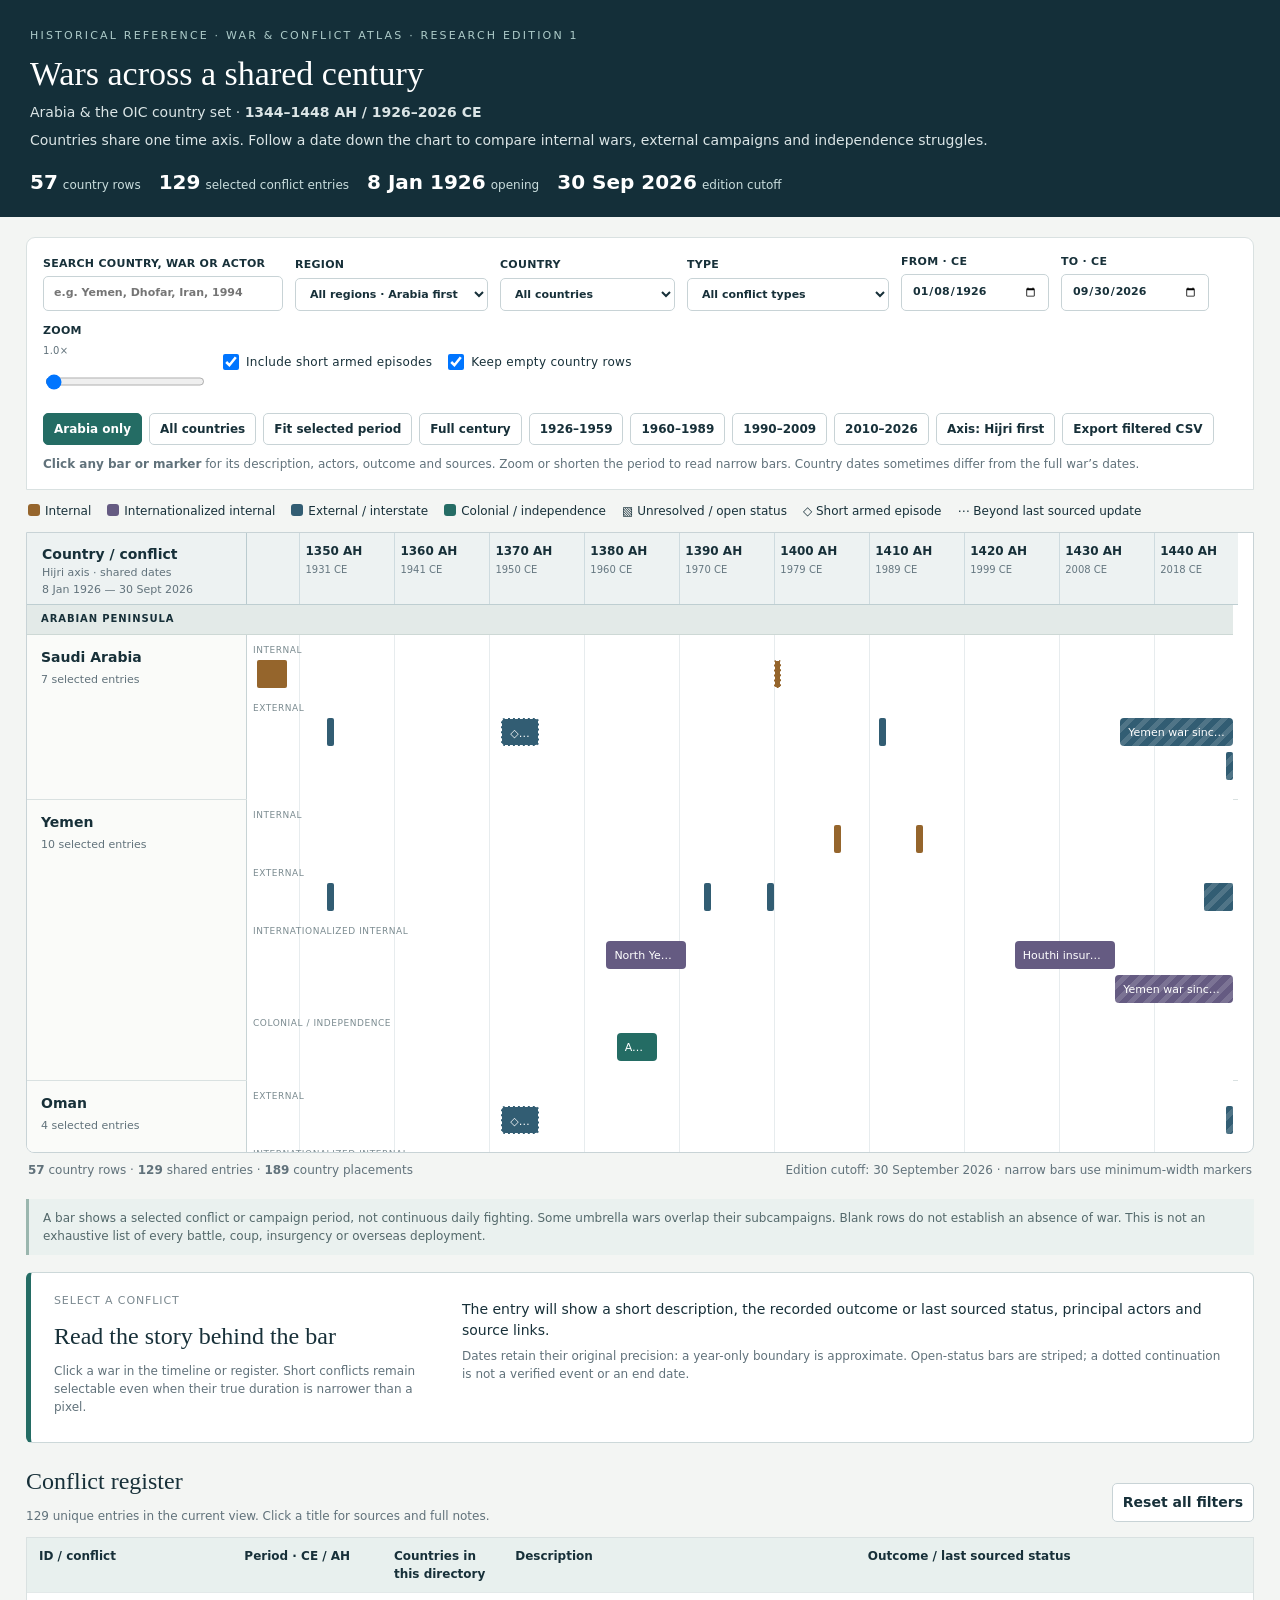
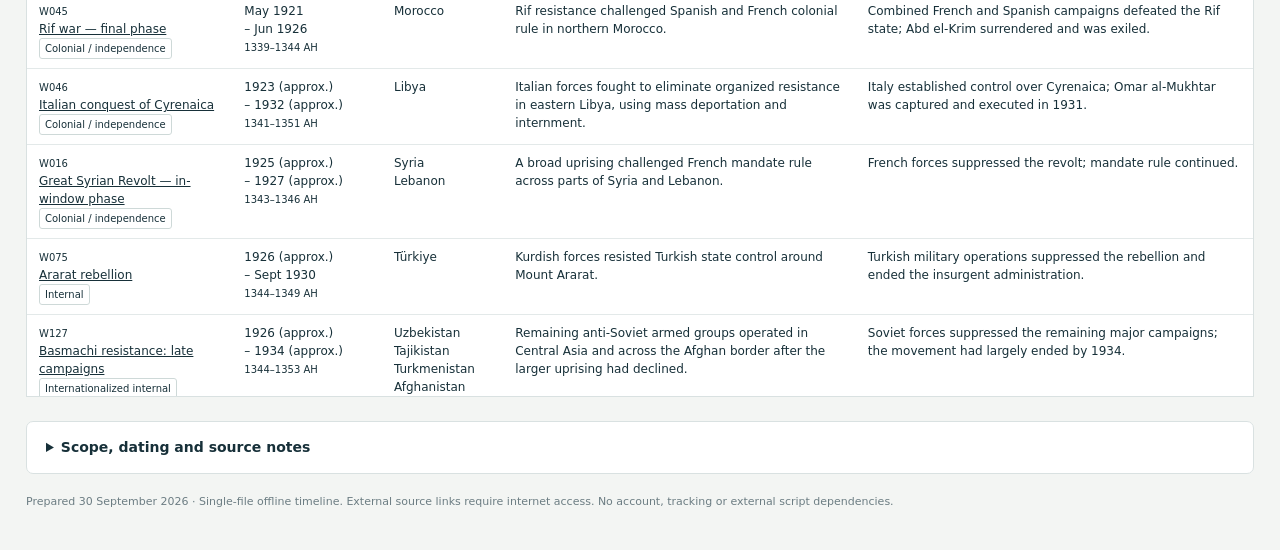
<file: Arabia_OIC_Wars_Timeline_1926_2026.html>
<!doctype html><html lang="en"><head><meta charset="utf-8"><meta name="viewport" content="width=device-width,initial-scale=1"><title>Wars across a shared century · Arabia & the OIC country set</title><style>
:root{--ink:#173039;--muted:#61727b;--paper:#f3f5f3;--line:#d9e1e1;--blue:#325d73;--teal:#246c64;--gold:#95652c;--violet:#655b82;--label:220px}
*{box-sizing:border-box}body{margin:0;background:var(--paper);color:var(--ink);font:14px/1.5 system-ui,-apple-system,Segoe UI,Arial,sans-serif}
header{padding:28px 30px 20px;background:#142f39;color:#fff}header .kicker{font-size:11px;letter-spacing:.2em;color:#adcbc9;text-transform:uppercase}
h1{font-family:Georgia,serif;font-size:34px;line-height:1.13;margin:10px 0 9px;font-weight:normal}header p{max-width:1000px;color:#dbe5e6;margin:7px 0}
.badges{display:flex;gap:18px;flex-wrap:wrap;color:#c9dddd;font-size:12px;margin-top:16px}.badges strong{font-size:20px;margin-right:5px;color:white}
main{padding:20px 26px 40px;max-width:2100px;margin:auto}.controls{background:white;border:1px solid var(--line);padding:16px;border-radius:9px 9px 0 0}
.filters{display:flex;align-items:end;gap:12px;flex-wrap:wrap}label{display:flex;flex-direction:column;font-size:11px;font-weight:650;letter-spacing:.025em;gap:4px}
input,select,button{font:inherit;color:var(--ink);border:1px solid #c8d3d6;border-radius:5px;background:#fff;padding:8px 10px}input[type=search]{width:260px}input[type=date]{width:148px}
input[type=range]{width:160px;height:35px;padding:0}button{cursor:pointer;font-weight:600}button:hover,button:focus-visible{background:#eaf1ef;border-color:#7b9998}
button.primary{background:#246c64;color:#fff;border-color:#246c64}button.primary:hover{background:#175951}
.presets{display:flex;gap:7px;flex-wrap:wrap;margin-top:12px}.presets button{font-size:12px;padding:6px 10px}.help{font-size:12px;color:var(--muted);margin:10px 0 0}
.legend{display:flex;gap:16px;flex-wrap:wrap;font-size:12px;padding:12px 2px}.key{display:inline-block;width:12px;height:12px;border-radius:3px;margin-right:5px;vertical-align:-1px}
#chartWrap{height:69vh;min-height:400px;overflow:auto;background:white;border:1px solid #c8d3d6;position:relative;border-radius:0 0 8px 8px;scrollbar-gutter:stable}
#timeline{position:relative;min-width:100%}.axis{height:72px;position:sticky;top:0;z-index:30;display:flex;background:#edf2f2;border-bottom:1px solid #beced1}
.axis-label{position:sticky;left:0;z-index:32;width:var(--label);min-width:var(--label);padding:11px 15px;background:#edf2f2;border-right:1px solid #bacbcf;font-weight:700}
.axis-label small{display:block;font-size:11px;font-weight:400;color:var(--muted)}.axis-track{position:relative;flex:none}.tick{position:absolute;top:0;height:100%;border-left:1px solid #cedbdf;pointer-events:none}
.tick .ah{font-size:12px;font-weight:700;white-space:nowrap;position:absolute;top:9px;left:5px}.tick .ce{font-size:10px;color:#657780;position:absolute;top:29px;left:5px;white-space:nowrap}
.tick .date{font-size:9px;color:#809298;position:absolute;top:45px;left:5px;white-space:nowrap}.region-row{display:flex;height:30px;background:#e3eae8;border-bottom:1px solid #cdd8d5}
.region-label{position:sticky;left:0;z-index:18;min-width:var(--label);width:var(--label);padding:6px 14px;font-size:10px;letter-spacing:.09em;text-transform:uppercase;font-weight:800;background:#e3eae8;white-space:nowrap}
.country-row{display:flex;border-bottom:1px solid var(--line);position:relative}.country-label{position:sticky;left:0;z-index:16;background:#fafbf9;width:var(--label);min-width:var(--label);padding:12px 14px;border-right:1px solid #c7d3d5}
.country-label b{display:block;font-size:14px}.country-label small{font-size:10px;color:var(--muted);display:block;margin-top:4px;line-height:1.4}
.country-label button{padding:0;border:0;background:none;font-size:11px;color:#2c685e;margin-top:5px;text-decoration:underline}
.track{position:relative;flex:none;background:#fff;overflow:hidden}.gridline{position:absolute;top:0;bottom:0;border-left:1px solid #e7ecee;pointer-events:none}
.lane-label{position:absolute;font-size:9px;text-transform:uppercase;letter-spacing:.06em;color:#7b8b90;white-space:nowrap;pointer-events:none}
.bar{position:absolute;border:0;color:#fff;border-radius:4px;height:29px;padding:5px 8px;text-align:left;font-size:11px;line-height:19px;font-weight:500;white-space:nowrap;overflow:hidden;text-overflow:ellipsis;z-index:5}
.bar:hover,.bar:focus{outline:2px solid #0c2833;outline-offset:1px;filter:brightness(1.08);z-index:15;color:white}.bar.acting{background-image:repeating-linear-gradient(135deg,transparent,transparent 6px,#ffffff16 6px,#ffffff16 11px)}
.bar.tiny{padding:0;border-radius:2px;z-index:7}.bar.selected{outline:3px solid #c39139;z-index:15}.bar.match{box-shadow:0 0 0 2px #d6a139}.bar.dim{opacity:.48}
.bar.royal{background-color:#246c64}.bar.civil{background-color:#325d73}.bar.military{background-color:#756541}.bar.parallel{background-color:#655b82}
.gap{position:absolute;top:22px;color:#97a4a8;font-size:10px;white-space:nowrap;overflow:hidden;padding:5px 10px;background:repeating-linear-gradient(135deg,#f6f8f8,#f6f8f8 7px,#eff3f3 7px,#eff3f3 14px)}
#status{padding:8px 2px;font-size:12px;color:var(--muted)}
.detail{margin-top:17px;display:grid;grid-template-columns:minmax(220px,1fr) minmax(300px,2fr);gap:24px;padding:20px 23px;border:1px solid #ccd8d9;border-left:5px solid #246c64;background:white;border-radius:6px}
.detail h2{font-family:Georgia,serif;font-weight:400;font-size:24px;margin:0 0 8px}.detail .tag{font-size:11px;text-transform:uppercase;letter-spacing:.08em;color:#7b8990;margin-bottom:8px}
.detail p{margin:6px 0}.detail dl{display:grid;grid-template-columns:125px 1fr;gap:6px 12px;margin:0;font-size:13px}.detail dt{color:var(--muted)}.detail dd{margin:0}
a{color:#256959;word-break:break-word}.register{margin-top:25px}h2{font-size:22px;margin:0 0 10px}.register-head{display:flex;justify-content:space-between;align-items:center;gap:20px}
.table-wrap{max-height:460px;overflow:auto;border:1px solid var(--line);background:#fff}table{border-collapse:collapse;width:100%;font-size:12px}th{position:sticky;top:0;background:#e8f0ee;text-align:left;z-index:2}
th,td{padding:9px 12px;border-bottom:1px solid #e3e9e9;vertical-align:top}tbody tr:hover{background:#f1f6f4}td button{padding:0;border:0;background:none;text-decoration:underline;font-weight:500;text-align:left}
td.period{white-space:nowrap}details.method{margin-top:24px;background:#fff;border:1px solid var(--line);padding:15px 19px;border-radius:7px}summary{cursor:pointer;font-weight:700}
.method p{max-width:1100px;font-size:13px;color:#52636a}.footer{margin-top:20px;font-size:11px;color:#6c7d83}
.empty{padding:35px;color:#607580}
@media(max-width:700px){:root{--label:165px}header{padding:22px 18px}h1{font-size:27px}main{padding:14px 10px}.detail{grid-template-columns:1fr;gap:12px}.filters{gap:8px}input[type=search]{width:220px}.country-label{padding:10px}.country-label b{font-size:12px}.axis-label{font-size:12px;padding:8px}.register-head{align-items:start}#chartWrap{height:65vh}}
@media print{header{background:white;color:#132f39}header p,.badges{color:#52636a}.badges strong{color:#132f39}.controls,.legend,.register,#status{display:none}#chartWrap{height:auto;overflow:visible;border:none}main{padding:0}.axis{position:static}.country-label,.region-label{position:static}.detail{break-inside:avoid}body{background:white}}

.bar.internal{background:#95652c}.bar.external{background:#325d73}.bar.mixed{background:#655b82}.bar.colonial{background:#246c64}
.bar.ongoing{background-image:repeating-linear-gradient(135deg,transparent,transparent 6px,#ffffff25 6px,#ffffff25 11px)}
.bar.episode{border:1px dashed #fff}.bar.short{min-width:7px;padding:0;border-radius:2px}
.bar{height:28px}.bar:hover{cursor:pointer}.bar.selected{outline:3px solid #dcaf4c;outline-offset:1px}
.tail{position:absolute;border-top:2px dotted #8c99a0;height:2px;pointer-events:none}.dateCursor{position:absolute;top:0;bottom:0;border-left:1px dashed #9a5e24;pointer-events:none;z-index:10}
.toggle{flex-direction:row;align-items:center;font-size:12px;font-weight:400;align-self:center}input[type=checkbox]{width:16px;height:16px}
.detail{scroll-margin-top:15px}.detail .summary-text{font-size:15px;color:#203943}.outcome{border-left:3px solid #afc7c1;padding:8px 12px;background:#f1f6f4;margin:12px 0}.outcome b{display:block;font-size:10px;letter-spacing:.1em;text-transform:uppercase;color:#537269}
.detail .meta{font-size:12px;color:#61727b}.sourceLinks a{display:block;margin:5px 0;font-size:12px}.placementlist{font-size:12px;max-height:190px;overflow:auto;border-top:1px solid #e3e9e9;margin-top:8px;padding-top:8px}.placementlist p{margin:5px 0}
.country-label .count{font-size:11px;color:#61727b}.section-title{font:normal 24px Georgia,serif}.notice{font-size:12px;color:#54696b;margin:12px 0;padding:10px 14px;background:#eaf1ef;border-left:3px solid #9ab6ae}
.register th{background:#e8f0ee}.register td{line-height:1.5}.register .war-name{min-width:180px}.register .desc{min-width:240px}.register .outc{min-width:260px}.type-pill{font-size:10px;white-space:nowrap;border:1px solid #ced9d8;padding:2px 5px;border-radius:3px;display:inline-block}
.legend button{border:0;background:none;padding:0;font-size:12px;font-weight:400}.legend .chosen{text-decoration:underline}.help .kbd{border:1px solid #d4ddde;background:#f3f6f6;border-radius:3px;padding:1px 5px;font-size:11px}
.header-link{color:#e1efed;text-decoration:underline}.controls input[type=search]{width:240px}#zoomValue{font-size:10px;font-weight:400;color:#61727b}#status{display:flex;justify-content:space-between;gap:12px;flex-wrap:wrap}.scopeLine{font-size:11px;max-width:980px}.axis-label button{padding:1px 4px;font-size:10px;font-weight:400}.axis-track{overflow:hidden}
#coverageNote{color:#61727b;font-size:12px}.source-foot{font-size:11px;color:#61727b}
@media(max-width:700px){.detail dl{grid-template-columns:95px 1fr}#chartWrap{height:62vh}.controls input[type=search]{width:100%}.filters label:first-child{width:100%}h1{font-size:27px}.badges{gap:10px}.badges strong{font-size:17px}.axis-label small{font-size:9px}.notice{line-height:1.45}}
</style></head><body>
<header><div class="kicker">Historical reference · War & conflict atlas · Research edition 1</div><h1>Wars across a shared century</h1><p>Arabia & the OIC country set · <strong>1344–1448 AH / 1926–2026 CE</strong></p><p>Countries share one time axis. Follow a date down the chart to compare internal wars, external campaigns and independence struggles.</p>
<div class="badges"><span><strong>57</strong>country rows</span><span><strong>129</strong>selected conflict entries</span><span><strong>8 Jan 1926</strong>opening</span><span><strong>30 Sep 2026</strong>edition cutoff</span></div></header>
<main><section class="controls" aria-label="Timeline controls"><div class="filters">
<label>SEARCH COUNTRY, WAR OR ACTOR<input id="search" type="search" placeholder="e.g. Yemen, Dhofar, Iran, 1994"></label>
<label>REGION<select id="region"><option value="">All regions · Arabia first</option></select></label>
<label>COUNTRY<select id="country"><option value="">All countries</option></select></label>
<label>TYPE<select id="kind"><option value="">All conflict types</option><option value="Internal">Internal</option><option value="Internationalized internal">Internationalized internal</option><option value="External">External / interstate</option><option value="Colonial / independence">Colonial / independence</option></select></label>
<label>FROM · CE<input id="from" type="date" value="1926-01-08" min="1926-01-08" max="2026-09-30"></label>
<label>TO · CE<input id="to" type="date" value="2026-09-30" min="1926-01-08" max="2026-09-30"></label>
<label>ZOOM <span id="zoomValue"></span><input id="zoom" type="range" min="0" max="250" value="0"></label>
<label class="toggle"><input id="episodes" type="checkbox" checked>Include short armed episodes</label>
<label class="toggle"><input id="empty" type="checkbox" checked>Keep empty country rows</label>
</div><div class="presets"><button id="arabia" class="primary">Arabia only</button><button id="all">All countries</button><button id="fit">Fit selected period</button><button data-period="1926,2026">Full century</button><button data-period="1926,1959">1926–1959</button><button data-period="1960,1989">1960–1989</button><button data-period="1990,2009">1990–2009</button><button data-period="2010,2026">2010–2026</button><button id="axisMode">Axis: Hijri first</button><button id="download">Export filtered CSV</button></div>
<p class="help"><strong>Click any bar or marker</strong> for its description, actors, outcome and sources. Zoom or shorten the period to read narrow bars. Country dates sometimes differ from the full war’s dates.</p></section>
<div class="legend"><span><i class="key" style="background:#95652c"></i>Internal</span><span><i class="key" style="background:#655b82"></i>Internationalized internal</span><span><i class="key" style="background:#325d73"></i>External / interstate</span><span><i class="key" style="background:#246c64"></i>Colonial / independence</span><span>▧ Unresolved / open status</span><span>◇ Short armed episode</span><span>⋯ Beyond last sourced update</span></div>
<div id="chartWrap" tabindex="0" aria-label="Scrollable war timeline"><div id="timeline"></div></div>
<div id="status" aria-live="polite"></div>
<div class="notice">A bar shows a selected conflict or campaign period, not continuous daily fighting. Some umbrella wars overlap their subcampaigns. Blank rows do not establish an absence of war. This is not an exhaustive list of every battle, coup, insurgency or overseas deployment.</div>
<section id="detail" class="detail" aria-live="polite"><div><div class="tag">Select a conflict</div><h2>Read the story behind the bar</h2><p class="meta">Click a war in the timeline or register. Short conflicts remain selectable even when their true duration is narrower than a pixel.</p></div><div><p>The entry will show a short description, the recorded outcome or last sourced status, principal actors and source links.</p><p class="meta">Dates retain their original precision: a year-only boundary is approximate. Open-status bars are striped; a dotted continuation is not a verified event or an end date.</p></div></section>
<section class="register"><div class="register-head"><div><h2 class="section-title">Conflict register</h2><p id="coverageNote"></p></div><button id="reset">Reset all filters</button></div><div class="table-wrap"><table><thead><tr><th>ID / conflict</th><th>Period · CE / AH</th><th>Countries in this directory</th><th>Description</th><th>Outcome / last sourced status</th></tr></thead><tbody id="registerBody"></tbody></table></div></section>
<details class="method"><summary>Scope, dating and source notes</summary>
<p><strong>Coverage.</strong> The inherited 57-country OIC directory is used for geographical navigation; it does not imply membership, independent statehood or current borders throughout the century. Arabia is listed first. Historical territories are mapped to modern rows for comparison, not as a sovereignty determination. Major external powers are named inside entries even when they have no row.</p>
<p><strong>Selection.</strong> This research edition prioritizes major wars, independence struggles, sustained insurgencies and selected consequential armed crises. Short sieges, interventions and armed revolutionary episodes are explicitly marked ◇. It is not a comprehensive conflict dataset or a legal classification under international humanitarian law. Colours describe conflict context, not legitimacy or political approval.</p>
<p><strong>One ID, several countries.</strong> A war may appear in several rows. Each bar opens the same shared entry; its country placement can have a different start, end, type and role. Selected external participation does not mean the participant’s whole territory was a battlefield. Diplomatic sympathy, arms sales and membership of a coalition alone are not systematically charted.</p>
<p><strong>Periods and uncertainty.</strong> Where sources give only a year or month, that whole unit is used for geometry. Exact-looking geometry bounds in exports are not newly verified historical dates. The displayed date labels and precision field preserve this distinction. Conflicts predating 8 January 1926 are clipped. Peace treaties, withdrawals, independence and the end of fighting can occur on different dates: the notes identify the endpoint used.</p>
<p><strong>Current conflicts.</strong> Dated reporting or monitoring gives a status-as-of date. A reference-page status check is explicitly identified and is not equivalent to a separate field assessment. The chart cutoff does not prove a conflict continued at the same intensity to that day. Dotted continuation after the last dated update means later status was not established here; striped bars do not claim a settled outcome.</p>
<p><strong>Calendars.</strong> The horizontal position is proportional to Gregorian elapsed days. Hijri year ticks use a calculated civil Islamic calendar; they are not historical local moon-sighting determinations. Date inputs use CE. The workbook includes separate annual CE and AH grids.</p>
<p><strong>Sources.</strong> Each entry links the historical references or reporting used for its dates, description and outcome. These include reference encyclopedias, museums, institutional histories, CFR, ACLED and dated journalism. This is a source-linked research edition, not an archival critical edition. Source titles may encompass broader phases than the selected bar.</p>
<p><strong>Reading short events.</strong> A minimum-width marker is used for accessibility; it exaggerates only the on-screen width of very short events. Read the tooltip or detail dates for duration. Record totals count selected entries, including umbrella conflicts and subcampaigns—not independent wars or cumulative war-years.</p>
</details><div class="footer">Prepared 30 September 2026 · Single-file offline timeline. External source links require internet access. No account, tracking or external script dependencies.</div>
</main><script id="dataset" type="application/json">{"start":"1926-01-08","cutoff":"2026-09-30","calendar":"Calculated civil/tabular Hijri year labels; historical moon-sighting dates can differ.","countries":[{"name":"Saudi Arabia","region":"Arabian Peninsula","note":"Selected theatres and external participation; see individual entries for dates and roles."},{"name":"Yemen","region":"Arabian Peninsula","note":"Selected theatres and external participation; see individual entries for dates and roles."},{"name":"Oman","region":"Arabian Peninsula","note":"Selected theatres and external participation; see individual entries for dates and roles."},{"name":"United Arab Emirates","region":"Arabian Peninsula","note":"Selected theatres and external participation; see individual entries for dates and roles."},{"name":"Qatar","region":"Arabian Peninsula","note":"Selected theatres and external participation; see individual entries for dates and roles."},{"name":"Bahrain","region":"Arabian Peninsula","note":"Selected theatres and external participation; see individual entries for dates and roles."},{"name":"Kuwait","region":"Arabian Peninsula","note":"Selected theatres and external participation; see individual entries for dates and roles."},{"name":"Jordan","region":"Levant & Iraq","note":"Selected theatres and external participation; see individual entries for dates and roles."},{"name":"Iraq","region":"Levant & Iraq","note":"Selected theatres and external participation; see individual entries for dates and roles."},{"name":"Palestine","region":"Levant & Iraq","note":"Selected theatres and external participation; see individual entries for dates and roles."},{"name":"Syria","region":"Levant & Iraq","note":"Selected theatres and external participation; see individual entries for dates and roles."},{"name":"Lebanon","region":"Levant & Iraq","note":"Selected theatres and external participation; see individual entries for dates and roles."},{"name":"Egypt","region":"North Africa","note":"Selected theatres and external participation; see individual entries for dates and roles."},{"name":"Sudan","region":"North Africa","note":"Selected theatres and external participation; see individual entries for dates and roles."},{"name":"Libya","region":"North Africa","note":"Selected theatres and external participation; see individual entries for dates and roles."},{"name":"Tunisia","region":"North Africa","note":"Selected theatres and external participation; see individual entries for dates and roles."},{"name":"Algeria","region":"North Africa","note":"Selected theatres and external participation; see individual entries for dates and roles."},{"name":"Morocco","region":"North Africa","note":"Selected theatres and external participation; see individual entries for dates and roles."},{"name":"Mauritania","region":"North Africa","note":"Selected theatres and external participation; see individual entries for dates and roles."},{"name":"Iran","region":"Iran & South Asia","note":"Selected theatres and external participation; see individual entries for dates and roles."},{"name":"Afghanistan","region":"Iran & South Asia","note":"Selected theatres and external participation; see individual entries for dates and roles."},{"name":"Pakistan","region":"Iran & South Asia","note":"Selected theatres and external participation; see individual entries for dates and roles."},{"name":"Bangladesh","region":"Iran & South Asia","note":"Selected theatres and external participation; see individual entries for dates and roles."},{"name":"Maldives","region":"Iran & South Asia","note":"Selected theatres and external participation; see individual entries for dates and roles."},{"name":"Azerbaijan","region":"Central Asia & Caucasus","note":"Selected theatres and external participation; see individual entries for dates and roles."},{"name":"Kazakhstan","region":"Central Asia & Caucasus","note":"No selected entry in this edition. This is not evidence of an absence of armed conflict."},{"name":"Kyrgyzstan","region":"Central Asia & Caucasus","note":"Selected theatres and external participation; see individual entries for dates and roles."},{"name":"Tajikistan","region":"Central Asia & Caucasus","note":"Selected theatres and external participation; see individual entries for dates and roles."},{"name":"Turkmenistan","region":"Central Asia & Caucasus","note":"Selected theatres and external participation; see individual entries for dates and roles."},{"name":"Uzbekistan","region":"Central Asia & Caucasus","note":"Selected theatres and external participation; see individual entries for dates and roles."},{"name":"Türkiye","region":"Europe","note":"Selected theatres and external participation; see individual entries for dates and roles."},{"name":"Albania","region":"Europe","note":"Selected theatres and external participation; see individual entries for dates and roles."},{"name":"Indonesia","region":"Southeast Asia","note":"Selected theatres and external participation; see individual entries for dates and roles."},{"name":"Malaysia","region":"Southeast Asia","note":"Selected theatres and external participation; see individual entries for dates and roles."},{"name":"Brunei","region":"Southeast Asia","note":"Selected theatres and external participation; see individual entries for dates and roles."},{"name":"Senegal","region":"West Africa","note":"Selected theatres and external participation; see individual entries for dates and roles."},{"name":"Gambia","region":"West Africa","note":"Selected theatres and external participation; see individual entries for dates and roles."},{"name":"Guinea","region":"West Africa","note":"No selected entry in this edition. This is not evidence of an absence of armed conflict."},{"name":"Guinea-Bissau","region":"West Africa","note":"Selected theatres and external participation; see individual entries for dates and roles."},{"name":"Sierra Leone","region":"West Africa","note":"Selected theatres and external participation; see individual entries for dates and roles."},{"name":"Mali","region":"West Africa","note":"Selected theatres and external participation; see individual entries for dates and roles."},{"name":"Niger","region":"West Africa","note":"Selected theatres and external participation; see individual entries for dates and roles."},{"name":"Burkina Faso","region":"West Africa","note":"Selected theatres and external participation; see individual entries for dates and roles."},{"name":"Benin","region":"West Africa","note":"No selected entry in this edition. This is not evidence of an absence of armed conflict."},{"name":"Togo","region":"West Africa","note":"No selected entry in this edition. This is not evidence of an absence of armed conflict."},{"name":"Côte d’Ivoire","region":"West Africa","note":"Selected theatres and external participation; see individual entries for dates and roles."},{"name":"Nigeria","region":"West Africa","note":"Selected theatres and external participation; see individual entries for dates and roles."},{"name":"Chad","region":"Central & East Africa","note":"Selected theatres and external participation; see individual entries for dates and roles."},{"name":"Cameroon","region":"Central & East Africa","note":"Selected theatres and external participation; see individual entries for dates and roles."},{"name":"Gabon","region":"Central & East Africa","note":"Selected theatres and external participation; see individual entries for dates and roles."},{"name":"Uganda","region":"Central & East Africa","note":"Selected theatres and external participation; see individual entries for dates and roles."},{"name":"Djibouti","region":"Central & East Africa","note":"Selected theatres and external participation; see individual entries for dates and roles."},{"name":"Somalia","region":"Central & East Africa","note":"Selected theatres and external participation; see individual entries for dates and roles."},{"name":"Mozambique","region":"Central & East Africa","note":"Selected theatres and external participation; see individual entries for dates and roles."},{"name":"Comoros","region":"Central & East Africa","note":"Selected theatres and external participation; see individual entries for dates and roles."},{"name":"Guyana","region":"Americas","note":"Selected theatres and external participation; see individual entries for dates and roles."},{"name":"Suriname","region":"Americas","note":"Selected theatres and external participation; see individual entries for dates and roles."}],"ah_ticks":[{"y":1330,"date":"1911-12-22"},{"y":1331,"date":"1912-12-11"},{"y":1332,"date":"1913-11-30"},{"y":1333,"date":"1914-11-19"},{"y":1334,"date":"1915-11-09"},{"y":1335,"date":"1916-10-28"},{"y":1336,"date":"1917-10-17"},{"y":1337,"date":"1918-10-07"},{"y":1338,"date":"1919-09-26"},{"y":1339,"date":"1920-09-15"},{"y":1340,"date":"1921-09-04"},{"y":1341,"date":"1922-08-24"},{"y":1342,"date":"1923-08-14"},{"y":1343,"date":"1924-08-02"},{"y":1344,"date":"1925-07-22"},{"y":1345,"date":"1926-07-12"},{"y":1346,"date":"1927-07-01"},{"y":1347,"date":"1928-06-20"},{"y":1348,"date":"1929-06-09"},{"y":1349,"date":"1930-05-29"},{"y":1350,"date":"1931-05-19"},{"y":1351,"date":"1932-05-07"},{"y":1352,"date":"1933-04-26"},{"y":1353,"date":"1934-04-16"},{"y":1354,"date":"1935-04-05"},{"y":1355,"date":"1936-03-24"},{"y":1356,"date":"1937-03-14"},{"y":1357,"date":"1938-03-03"},{"y":1358,"date":"1939-02-21"},{"y":1359,"date":"1940-02-10"},{"y":1360,"date":"1941-01-29"},{"y":1361,"date":"1942-01-19"},{"y":1362,"date":"1943-01-08"},{"y":1363,"date":"1943-12-28"},{"y":1364,"date":"1944-12-17"},{"y":1365,"date":"1945-12-06"},{"y":1366,"date":"1946-11-25"},{"y":1367,"date":"1947-11-15"},{"y":1368,"date":"1948-11-03"},{"y":1369,"date":"1949-10-24"},{"y":1370,"date":"1950-10-13"},{"y":1371,"date":"1951-10-02"},{"y":1372,"date":"1952-09-21"},{"y":1373,"date":"1953-09-10"},{"y":1374,"date":"1954-08-30"},{"y":1375,"date":"1955-08-20"},{"y":1376,"date":"1956-08-08"},{"y":1377,"date":"1957-07-29"},{"y":1378,"date":"1958-07-18"},{"y":1379,"date":"1959-07-07"},{"y":1380,"date":"1960-06-26"},{"y":1381,"date":"1961-06-15"},{"y":1382,"date":"1962-06-04"},{"y":1383,"date":"1963-05-25"},{"y":1384,"date":"1964-05-13"},{"y":1385,"date":"1965-05-02"},{"y":1386,"date":"1966-04-22"},{"y":1387,"date":"1967-04-11"},{"y":1388,"date":"1968-03-31"},{"y":1389,"date":"1969-03-20"},{"y":1390,"date":"1970-03-09"},{"y":1391,"date":"1971-02-27"},{"y":1392,"date":"1972-02-16"},{"y":1393,"date":"1973-02-04"},{"y":1394,"date":"1974-01-25"},{"y":1395,"date":"1975-01-14"},{"y":1396,"date":"1976-01-03"},{"y":1397,"date":"1976-12-23"},{"y":1398,"date":"1977-12-12"},{"y":1399,"date":"1978-12-02"},{"y":1400,"date":"1979-11-21"},{"y":1401,"date":"1980-11-09"},{"y":1402,"date":"1981-10-30"},{"y":1403,"date":"1982-10-19"},{"y":1404,"date":"1983-10-08"},{"y":1405,"date":"1984-09-27"},{"y":1406,"date":"1985-09-16"},{"y":1407,"date":"1986-09-06"},{"y":1408,"date":"1987-08-26"},{"y":1409,"date":"1988-08-14"},{"y":1410,"date":"1989-08-04"},{"y":1411,"date":"1990-07-24"},{"y":1412,"date":"1991-07-13"},{"y":1413,"date":"1992-07-02"},{"y":1414,"date":"1993-06-21"},{"y":1415,"date":"1994-06-10"},{"y":1416,"date":"1995-05-31"},{"y":1417,"date":"1996-05-19"},{"y":1418,"date":"1997-05-09"},{"y":1419,"date":"1998-04-28"},{"y":1420,"date":"1999-04-17"},{"y":1421,"date":"2000-04-06"},{"y":1422,"date":"2001-03-26"},{"y":1423,"date":"2002-03-15"},{"y":1424,"date":"2003-03-05"},{"y":1425,"date":"2004-02-22"},{"y":1426,"date":"2005-02-10"},{"y":1427,"date":"2006-01-31"},{"y":1428,"date":"2007-01-20"},{"y":1429,"date":"2008-01-10"},{"y":1430,"date":"2008-12-29"},{"y":1431,"date":"2009-12-18"},{"y":1432,"date":"2010-12-08"},{"y":1433,"date":"2011-11-27"},{"y":1434,"date":"2012-11-15"},{"y":1435,"date":"2013-11-05"},{"y":1436,"date":"2014-10-25"},{"y":1437,"date":"2015-10-15"},{"y":1438,"date":"2016-10-03"},{"y":1439,"date":"2017-09-22"},{"y":1440,"date":"2018-09-12"},{"y":1441,"date":"2019-09-01"},{"y":1442,"date":"2020-08-20"},{"y":1443,"date":"2021-08-10"},{"y":1444,"date":"2022-07-30"},{"y":1445,"date":"2023-07-19"},{"y":1446,"date":"2024-07-08"},{"y":1447,"date":"2025-06-27"},{"y":1448,"date":"2026-06-17"},{"y":1449,"date":"2027-06-06"}],"title":"Major wars and armed conflicts — Arabia and the OIC country set","events":[{"id":"W001","name":"Ikhwan revolt","start":"1927-01-01","end":"1930-01-31","start_label":"1927","end_label":"1930-01","kind":"Internal","countries":["Saudi Arabia","Kuwait","Iraq"],"actors":"Abdulaziz ibn Saud; Faisal al-Dawish; Sultan ibn Bijad; British and Kuwaiti forces","summary":"Ikhwan factions challenged Ibn Saud and conducted cross-border raids into Iraq and Kuwait.","outcome":"Ibn Saud defeated the main insurgent forces; leading rebels surrendered in January 1930.","sources":["https://en.wikipedia.org/wiki/Ikhwan_revolt"],"note":"Kuwait and Iraq rows show cross-border raids, not civil wars in those countries. Year-level boundaries are approximate; full years are used only to position the bar.","status":"Ended","verified":null,"episode":false,"precision":"Year","placements":{"Saudi Arabia":{"start":"1927-01-01","end":"1930-01-31","start_label":"1927","end_label":"1930-01","kind":"Internal","role":"Principal theatre / historical territory; the bar shows the selected conflict phase.","open":false},"Kuwait":{"start":"1927-01-01","end":"1930-01-31","start_label":"1927","end_label":"1930-01","kind":"External","role":"Cross-border raid theatre within the revolt’s wider date envelope; not an internal revolt in this country.","open":false},"Iraq":{"start":"1927-01-01","end":"1930-01-31","start_label":"1927","end_label":"1930-01","kind":"External","role":"Cross-border raid theatre within the revolt’s wider date envelope; not an internal revolt in this country.","open":false}},"source_basis":"Historical reference sources","checked_on":"2026-09-30","open":false},{"id":"W002","name":"Saudi–Yemeni war","start":"1934-03-20","end":"1934-06-30","start_label":"1934-03-20","end_label":"1934-06","kind":"External","countries":["Saudi Arabia","Yemen"],"actors":"King Abdulaziz; Imam Yahya; Saudi and Yemeni armies","summary":"Border and territorial disputes led to fighting between the Saudi and Yemeni kingdoms.","outcome":"The Taif settlement left Asir, Jizan and Najran under Saudi control; Saudi troops withdrew from occupied Yemeni coastal territory.","sources":["https://en.wikipedia.org/wiki/Saudi%E2%80%93Yemeni_war_(1934)"],"note":"The date of the Taif agreement and the end of withdrawals are reported differently; June is used as a month-level settlement boundary.","status":"Ended","verified":null,"episode":false,"precision":"Month / mixed","placements":{"Saudi Arabia":{"start":"1934-03-20","end":"1934-06-30","start_label":"1934-03-20","end_label":"1934-06","kind":"External","role":"Principal theatre / historical territory; the bar shows the selected conflict phase.","open":false},"Yemen":{"start":"1934-03-20","end":"1934-06-30","start_label":"1934-03-20","end_label":"1934-06","kind":"External","role":"Principal theatre / historical territory; the bar shows the selected conflict phase.","open":false}},"source_basis":"Historical reference sources","checked_on":"2026-09-30","open":false},{"id":"W003","name":"Buraimi armed dispute","start":"1952-01-01","end":"1955-10-25","start_label":"1952","end_label":"1955-10-25","kind":"External","countries":["Saudi Arabia","Oman","United Arab Emirates"],"actors":"Saudi detachment; Abu Dhabi; Muscat and Oman; British-led Trucial Oman forces","summary":"Competing territorial claims led to a Saudi presence at the Buraimi oasis and a subsequent armed confrontation.","outcome":"British-led forces removed the Saudi detachment; Abu Dhabi and Oman retained the oasis settlements.","sources":["https://en.wikipedia.org/wiki/Buraimi_dispute"],"note":"UAE row refers to Abu Dhabi before federation. The wider border dispute outlasted this armed phase. Year-level boundaries are approximate; full years are used only to position the bar.","status":"Ended","verified":null,"episode":true,"precision":"Year","placements":{"Saudi Arabia":{"start":"1952-01-01","end":"1955-10-25","start_label":"1952","end_label":"1955-10-25","kind":"External","role":"External claimant and armed detachment; the fighting centred on the oasis.","open":false},"Oman":{"start":"1952-01-01","end":"1955-10-25","start_label":"1952","end_label":"1955-10-25","kind":"External","role":"Principal theatre / historical territory; the bar shows the selected conflict phase.","open":false},"United Arab Emirates":{"start":"1952-01-01","end":"1955-10-25","start_label":"1952","end_label":"1955-10-25","kind":"External","role":"Abu Dhabi / Trucial-state territory before the UAE federation.","open":false}},"source_basis":"Historical reference sources","checked_on":"2026-09-30","open":false},{"id":"W004","name":"Jebel Akhdar war","start":"1954-10-10","end":"1959-01-30","start_label":"1954-10-10","end_label":"1959-01-30","kind":"Internationalized internal","countries":["Oman"],"actors":"Sultan Said bin Taimur; Imam Ghalib al-Hinai; British forces","summary":"The Sultanate and the interior Imamate fought over control of inland Oman; Britain intervened for the Sultan.","outcome":"The Sultanate took the mountain strongholds and ended the Imamate’s territorial autonomy.","sources":["https://en.wikipedia.org/wiki/Jebel_Akhdar_War"],"note":"","status":"Ended","verified":null,"episode":false,"precision":"Day","placements":{"Oman":{"start":"1954-10-10","end":"1959-01-30","start_label":"1954-10-10","end_label":"1959-01-30","kind":"Internationalized internal","role":"Principal theatre / historical territory; the bar shows the selected conflict phase.","open":false}},"source_basis":"Historical reference sources","checked_on":"2026-09-30","open":false},{"id":"W005","name":"North Yemen civil war","start":"1962-09-26","end":"1970-12-01","start_label":"1962-09-26","end_label":"1970-12-01","kind":"Internationalized internal","countries":["Yemen"],"actors":"Muhammad al-Badr and royalists; Abdullah al-Sallal and republicans; Egypt; Saudi Arabia","summary":"A republican coup displaced Imam al-Badr, followed by war between royalist and republican forces with regional intervention.","outcome":"The republic survived. Saudi recognition and reconciliation in 1970 ended the principal royalist–republican war.","sources":["https://en.wikipedia.org/wiki/North_Yemen_civil_war"],"note":"","status":"Ended","verified":null,"episode":false,"precision":"Day","placements":{"Yemen":{"start":"1962-09-26","end":"1970-12-01","start_label":"1962-09-26","end_label":"1970-12-01","kind":"Internationalized internal","role":"Principal theatre / historical territory; the bar shows the selected conflict phase.","open":false}},"source_basis":"Historical reference sources","checked_on":"2026-09-30","open":false},{"id":"W006","name":"Aden Emergency / independence war","start":"1963-10-14","end":"1967-11-30","start_label":"1963-10-14","end_label":"1967-11-30","kind":"Colonial / independence","countries":["Yemen"],"actors":"British and Federal forces; National Liberation Front; FLOSY","summary":"Armed movements fought British rule and the Federation of South Arabia; rival independence factions also fought each other.","outcome":"Britain withdrew and South Yemen became independent under the National Liberation Front.","sources":["https://www.iwm.org.uk/history/cold-war/end-of-empire/aden-emergency","https://www.nam.ac.uk/explore/aden-emergency"],"note":"14 October marks the wider uprising; the formal British emergency followed the December airport attack.","status":"Ended","verified":null,"episode":false,"precision":"Day","placements":{"Yemen":{"start":"1963-10-14","end":"1967-11-30","start_label":"1963-10-14","end_label":"1967-11-30","kind":"Colonial / independence","role":"Principal theatre / historical territory; the bar shows the selected conflict phase.","open":false}},"source_basis":"Historical reference sources","checked_on":"2026-09-30","open":false},{"id":"W007","name":"Dhofar war","start":"1963-01-01","end":"1976-03-31","start_label":"1963","end_label":"1976-03","kind":"Internationalized internal","countries":["Oman"],"actors":"Omani Sultanate; Dhofar Liberation Front / PFLO; Britain; Iran","summary":"Dhofari insurgents fought the Sultanate, with support from South Yemen; British and Iranian assistance strengthened government forces.","outcome":"The Sultanate regained the insurgents’ principal territory. Major operations ended in 1975, with final operations in 1976.","sources":["https://www.nam.ac.uk/whats-on/unknown-war-britain-and-dhofar-insurgency-1963-76","https://en.wikipedia.org/wiki/Dhofar_rebellion"],"note":"Accounts vary between 1962, 1963 and 1965 as the opening milestone; this edition follows the 1963–1976 campaign convention. Year-level boundaries are approximate; full years are used only to position the bar.","status":"Ended","verified":null,"episode":false,"precision":"Year","placements":{"Oman":{"start":"1963-01-01","end":"1976-03-31","start_label":"1963","end_label":"1976-03","kind":"Internationalized internal","role":"Principal theatre / historical territory; the bar shows the selected conflict phase.","open":false}},"source_basis":"Historical reference sources","checked_on":"2026-09-30","open":false},{"id":"W008","name":"First North–South Yemen war","start":"1972-09-26","end":"1972-10-19","start_label":"1972-09-26","end_label":"1972-10-19","kind":"External","countries":["Yemen"],"actors":"Yemen Arab Republic; People’s Democratic Republic of Yemen","summary":"The two independent Yemeni states fought a short border war.","outcome":"A ceasefire restored the prewar situation; subsequent talks endorsed eventual unification.","sources":["https://en.wikipedia.org/wiki/First_Yemenite_War"],"note":"External/interstate at the time, although both states now appear in the Yemen row.","status":"Ended","verified":null,"episode":false,"precision":"Day","placements":{"Yemen":{"start":"1972-09-26","end":"1972-10-19","start_label":"1972-09-26","end_label":"1972-10-19","kind":"External","role":"Principal theatre / historical territory; the bar shows the selected conflict phase.","open":false}},"source_basis":"Historical reference sources","checked_on":"2026-09-30","open":false},{"id":"W009","name":"Second North–South Yemen war","start":"1979-02-24","end":"1979-03-19","start_label":"1979-02-24","end_label":"1979-03-19","kind":"External","countries":["Yemen"],"actors":"North Yemeni and South Yemeni armed forces","summary":"Renewed cross-border warfare followed escalating tensions between the two Yemeni states.","outcome":"Kuwait-mediated talks produced a ceasefire and renewed commitments to unity after South Yemeni advances.","sources":["https://en.wikipedia.org/wiki/Second_Yemenite_War"],"note":"External/interstate at the time; combined under the modern Yemen directory row.","status":"Ended","verified":null,"episode":false,"precision":"Day","placements":{"Yemen":{"start":"1979-02-24","end":"1979-03-19","start_label":"1979-02-24","end_label":"1979-03-19","kind":"External","role":"Principal theatre / historical territory; the bar shows the selected conflict phase.","open":false}},"source_basis":"Historical reference sources","checked_on":"2026-09-30","open":false},{"id":"W010","name":"Grand Mosque seizure","start":"1979-11-20","end":"1979-12-04","start_label":"1979-11-20","end_label":"1979-12-04","kind":"Internal","countries":["Saudi Arabia"],"actors":"Juhayman al-Otaybi’s armed group; Saudi security forces","summary":"An armed group seized the Grand Mosque in Mecca and held out against security forces.","outcome":"Saudi forces retook the mosque; surviving leaders were tried and executed.","sources":["https://en.wikipedia.org/wiki/Grand_Mosque_seizure"],"note":"Major armed siege, not a countrywide civil war.","status":"Ended","verified":null,"episode":true,"precision":"Day","placements":{"Saudi Arabia":{"start":"1979-11-20","end":"1979-12-04","start_label":"1979-11-20","end_label":"1979-12-04","kind":"Internal","role":"Principal theatre / historical territory; the bar shows the selected conflict phase.","open":false}},"source_basis":"Historical reference sources","checked_on":"2026-09-30","open":false},{"id":"W011","name":"South Yemen civil conflict","start":"1986-01-13","end":"1986-01-24","start_label":"1986-01-13","end_label":"1986-01-24","kind":"Internal","countries":["Yemen"],"actors":"Rival Yemeni Socialist Party factions; Ali Nasir Muhammad; Abdul Fattah Ismail","summary":"An intra-party confrontation escalated into heavy fighting in Aden and elsewhere in South Yemen.","outcome":"Ali Nasir Muhammad’s faction lost power; rival leaders established a new leadership.","sources":["https://en.wikipedia.org/wiki/South_Yemen_civil_war"],"note":"Also known as the January 1986 events; some accounts use a later January endpoint.","status":"Ended","verified":null,"episode":false,"precision":"Day","placements":{"Yemen":{"start":"1986-01-13","end":"1986-01-24","start_label":"1986-01-13","end_label":"1986-01-24","kind":"Internal","role":"Principal theatre / historical territory; the bar shows the selected conflict phase.","open":false}},"source_basis":"Historical reference sources","checked_on":"2026-09-30","open":false},{"id":"W012","name":"Yemeni civil war of 1994","start":"1994-05-04","end":"1994-07-07","start_label":"1994-05-04","end_label":"1994-07-07","kind":"Internal","countries":["Yemen"],"actors":"Ali Abdullah Saleh’s government; southern secessionist leadership","summary":"Political and military divisions after unification escalated into war and a southern declaration of separation.","outcome":"Government forces captured Aden; the southern secession attempt ended and formal unity was retained.","sources":["https://en.wikipedia.org/wiki/Yemeni_civil_war_(1994)"],"note":"","status":"Ended","verified":null,"episode":false,"precision":"Day","placements":{"Yemen":{"start":"1994-05-04","end":"1994-07-07","start_label":"1994-05-04","end_label":"1994-07-07","kind":"Internal","role":"Principal theatre / historical territory; the bar shows the selected conflict phase.","open":false}},"source_basis":"Historical reference sources","checked_on":"2026-09-30","open":false},{"id":"W013","name":"Houthi insurgency before the national war","start":"2004-06-18","end":"2014-09-16","start_label":"2004-06-18","end_label":"2014-09-16","kind":"Internationalized internal","countries":["Yemen"],"actors":"Yemeni government; Houthi movement; Saudi forces during the 2009–2010 border phase","summary":"Repeated northern campaigns were followed by Houthi territorial expansion during Yemen’s political transition.","outcome":"The movement retained and expanded its armed presence; this phase merged into the national conflict in 2014.","sources":["https://en.wikipedia.org/wiki/Houthi_insurgency"],"note":"Includes substantial lulls. It is not a claim of uninterrupted fighting across the whole interval.","status":"Ended","verified":null,"episode":false,"precision":"Day","placements":{"Yemen":{"start":"2004-06-18","end":"2014-09-16","start_label":"2004-06-18","end_label":"2014-09-16","kind":"Internationalized internal","role":"Principal theatre / historical territory; the bar shows the selected conflict phase.","open":false}},"source_basis":"Historical reference sources","checked_on":"2026-09-30","open":false},{"id":"W014","name":"Yemen war since 2014","start":"2014-09-21","end":"2026-09-30","start_label":"2014-09-21","end_label":"2026-09-30","kind":"Internationalized internal","countries":["Yemen","Saudi Arabia"],"actors":"Houthis; internationally recognized government and allied forces; Southern Transitional Council; Saudi-led coalition","summary":"The seizure of Sanaa developed into a multi-sided civil war, regional intervention and cross-border attacks.","outcome":"No comprehensive settlement. September 2026 reporting records renewed Houthi advances and efforts to prevent further escalation.","sources":["https://www.reuters.com/world/middle-east/who-is-fighting-yemen-2026-01-02/","https://apnews.com/article/049d586b6e8ca0a0394bc013e3322da3"],"note":"Saudi row represents intervention and cross-border hostilities from 2015, not an internal Saudi war.","status":"Ongoing / unresolved","verified":"2026-09-30","episode":false,"precision":"Day","placements":{"Yemen":{"start":"2014-09-21","end":"2026-09-30","start_label":"2014-09-21","end_label":"2026-09-30","kind":"Internationalized internal","role":"Principal theatre / historical territory; the bar shows the selected conflict phase.","open":true},"Saudi Arabia":{"start":"2015-03-26","end":"2026-09-30","start_label":"2015-03-26","end_label":"2026-09-30","kind":"External","role":"External intervention and cross-border hostilities; not a Saudi civil war. Campaign envelope includes lulls.","open":true}},"source_basis":"Dated reporting / monitoring","checked_on":"2026-09-30","open":true},{"id":"W015","name":"Red Sea and Yemen-linked regional hostilities","start":"2023-10-01","end":"2026-09-24","start_label":"2023-10","end_label":"2026-09-24","kind":"External","countries":["Yemen"],"actors":"Houthi forces; United States; United Kingdom; Israel; merchant shipping","summary":"Houthi missile, drone and shipping attacks prompted foreign military operations against targets in Yemen.","outcome":"No final settlement established by the cited September 2026 reporting; shipping security remained contested.","sources":["https://apnews.com/article/d19776cf1a68b45d28b1402f3a47b8cd"],"note":"Overlaps the Yemen civil war but records its distinct external maritime and air-war dimension.","status":"Ongoing / unresolved","verified":"2026-09-24","episode":false,"precision":"Month / mixed","placements":{"Yemen":{"start":"2023-10-01","end":"2026-09-24","start_label":"2023-10","end_label":"2026-09-24","kind":"External","role":"Principal theatre / historical territory; the bar shows the selected conflict phase.","open":true}},"source_basis":"Dated reporting / monitoring","checked_on":"2026-09-30","open":true},{"id":"W016","name":"Great Syrian Revolt — in-window phase","start":"1925-01-01","end":"1927-12-31","start_label":"1925","end_label":"1927","kind":"Colonial / independence","countries":["Syria","Lebanon"],"actors":"Syrian insurgents including Sultan al-Atrash; French mandate forces","summary":"A broad uprising challenged French mandate rule across parts of Syria and Lebanon.","outcome":"French forces suppressed the revolt; mandate rule continued.","sources":["https://en.wikipedia.org/wiki/Great_Syrian_Revolt"],"note":"Began before the project window. The chart clips the bar at 8 January 1926. Year-level boundaries are approximate; full years are used only to position the bar. The conflict began before the display window; its left edge is clipped at 8 January 1926.","status":"Ended","verified":null,"episode":false,"precision":"Year","placements":{"Syria":{"start":"1925-01-01","end":"1927-12-31","start_label":"1925","end_label":"1927","kind":"Colonial / independence","role":"Principal theatre / historical territory; the bar shows the selected conflict phase.","open":false},"Lebanon":{"start":"1925-01-01","end":"1927-12-31","start_label":"1925","end_label":"1927","kind":"Colonial / independence","role":"Principal theatre / historical territory; the bar shows the selected conflict phase.","open":false}},"source_basis":"Historical reference sources","checked_on":"2026-09-30","open":false},{"id":"W017","name":"Arab revolt in Mandatory Palestine","start":"1936-04-01","end":"1939-08-31","start_label":"1936-04","end_label":"1939-08","kind":"Colonial / independence","countries":["Palestine"],"actors":"Palestinian Arab rebels; British authorities; Jewish auxiliary forces","summary":"Strikes and an armed revolt challenged British rule and opposed expanding Jewish immigration and land purchases.","outcome":"British forces suppressed the revolt; its leadership and organization were severely disrupted.","sources":["https://en.wikipedia.org/wiki/1936%E2%80%931939_Arab_revolt_in_Palestine"],"note":"","status":"Ended","verified":null,"episode":false,"precision":"Month / mixed","placements":{"Palestine":{"start":"1936-04-01","end":"1939-08-31","start_label":"1936-04","end_label":"1939-08","kind":"Colonial / independence","role":"Principal theatre / historical territory; the bar shows the selected conflict phase.","open":false}},"source_basis":"Historical reference sources","checked_on":"2026-09-30","open":false},{"id":"W018","name":"Anglo-Iraqi war","start":"1941-05-02","end":"1941-05-31","start_label":"1941-05-02","end_label":"1941-05-31","kind":"External","countries":["Iraq"],"actors":"Rashid Ali’s Iraqi government; British and Commonwealth forces","summary":"After a change of government in Baghdad, Iraqi and British forces fought over bases and political control.","outcome":"British forces entered Baghdad; Rashid Ali fled and the regency was restored.","sources":["https://en.wikipedia.org/wiki/Anglo-Iraqi_War"],"note":"A distinct Second World War campaign, not the full 1939–1945 war.","status":"Ended","verified":null,"episode":false,"precision":"Day","placements":{"Iraq":{"start":"1941-05-02","end":"1941-05-31","start_label":"1941-05-02","end_label":"1941-05-31","kind":"External","role":"Principal theatre / historical territory; the bar shows the selected conflict phase.","open":false}},"source_basis":"Historical reference sources","checked_on":"2026-09-30","open":false},{"id":"W019","name":"Syria–Lebanon campaign","start":"1941-06-08","end":"1941-07-14","start_label":"1941-06-08","end_label":"1941-07-14","kind":"External","countries":["Syria","Lebanon"],"actors":"British/Commonwealth and Free French forces; Vichy French forces","summary":"Allied forces invaded Vichy-controlled Syria and Lebanon during the Second World War.","outcome":"The armistice ended Vichy military control; Allied and Free French authorities took over.","sources":["https://en.wikipedia.org/wiki/Syria%E2%80%93Lebanon_campaign"],"note":"","status":"Ended","verified":null,"episode":false,"precision":"Day","placements":{"Syria":{"start":"1941-06-08","end":"1941-07-14","start_label":"1941-06-08","end_label":"1941-07-14","kind":"External","role":"Principal theatre / historical territory; the bar shows the selected conflict phase.","open":false},"Lebanon":{"start":"1941-06-08","end":"1941-07-14","start_label":"1941-06-08","end_label":"1941-07-14","kind":"External","role":"Principal theatre / historical territory; the bar shows the selected conflict phase.","open":false}},"source_basis":"Historical reference sources","checked_on":"2026-09-30","open":false},{"id":"W020","name":"1948 Arab–Israeli war","start":"1948-05-15","end":"1949-07-20","start_label":"1948-05-15","end_label":"1949-07-20","kind":"External","countries":["Palestine","Jordan","Egypt","Syria","Lebanon","Iraq"],"actors":"Israel; Egypt; Transjordan; Syria; Lebanon; Iraq; Palestinian armed groups","summary":"Neighboring Arab armies entered the war after the end of the British mandate and Israel’s declaration of independence.","outcome":"Armistices left Israel holding territory beyond the proposed partition; Jordan held the West Bank and Egypt administered Gaza. Large-scale Palestinian displacement followed.","sources":["https://en.wikipedia.org/wiki/1948_Arab%E2%80%93Israeli_War"],"note":"Interstate phase only; communal civil war had begun in November 1947. Country participation did not continue identically to every armistice date.","status":"Ended","verified":null,"episode":false,"precision":"Day","placements":{"Palestine":{"start":"1948-05-15","end":"1949-07-20","start_label":"1948-05-15","end_label":"1949-07-20","kind":"External","role":"Principal theatre / historical territory; the bar shows the selected conflict phase.","open":false},"Jordan":{"start":"1948-05-15","end":"1949-07-20","start_label":"1948-05-15","end_label":"1949-07-20","kind":"External","role":"Principal theatre / historical territory; the bar shows the selected conflict phase.","open":false},"Egypt":{"start":"1948-05-15","end":"1949-07-20","start_label":"1948-05-15","end_label":"1949-07-20","kind":"External","role":"Principal theatre / historical territory; the bar shows the selected conflict phase.","open":false},"Syria":{"start":"1948-05-15","end":"1949-07-20","start_label":"1948-05-15","end_label":"1949-07-20","kind":"External","role":"Principal theatre / historical territory; the bar shows the selected conflict phase.","open":false},"Lebanon":{"start":"1948-05-15","end":"1949-07-20","start_label":"1948-05-15","end_label":"1949-07-20","kind":"External","role":"Principal theatre / historical territory; the bar shows the selected conflict phase.","open":false},"Iraq":{"start":"1948-05-15","end":"1949-07-20","start_label":"1948-05-15","end_label":"1949-07-20","kind":"External","role":"Principal theatre / historical territory; the bar shows the selected conflict phase.","open":false}},"source_basis":"Historical reference sources","checked_on":"2026-09-30","open":false},{"id":"W021","name":"Suez war","start":"1956-10-29","end":"1956-11-07","start_label":"1956-10-29","end_label":"1956-11-07","kind":"External","countries":["Egypt"],"actors":"Egypt; Israel; United Kingdom; France","summary":"Israel invaded Sinai, followed by British and French intervention after Egypt nationalized the Suez Canal.","outcome":"A ceasefire and international pressure led to withdrawal of the invading forces; Egypt retained the canal.","sources":["https://www.nam.ac.uk/explore/suez-crisis"],"note":"The bar covers major combat. Foreign withdrawals continued into 1957.","status":"Ended","verified":null,"episode":false,"precision":"Day","placements":{"Egypt":{"start":"1956-10-29","end":"1956-11-07","start_label":"1956-10-29","end_label":"1956-11-07","kind":"External","role":"Principal theatre / historical territory; the bar shows the selected conflict phase.","open":false}},"source_basis":"Historical reference sources","checked_on":"2026-09-30","open":false},{"id":"W022","name":"Six-Day War","start":"1967-06-05","end":"1967-06-10","start_label":"1967-06-05","end_label":"1967-06-10","kind":"External","countries":["Egypt","Jordan","Syria","Palestine"],"actors":"Israel; Egypt; Jordan; Syria; supporting Arab forces","summary":"A short interstate war transformed territorial control across Sinai, Gaza, the West Bank and the Golan Heights.","outcome":"Israel captured Sinai, Gaza, the West Bank including East Jerusalem, and the Golan Heights; ceasefires ended the main fighting.","sources":["https://en.wikipedia.org/wiki/Six-Day_War"],"note":"","status":"Ended","verified":null,"episode":false,"precision":"Day","placements":{"Egypt":{"start":"1967-06-05","end":"1967-06-10","start_label":"1967-06-05","end_label":"1967-06-10","kind":"External","role":"Principal theatre / historical territory; the bar shows the selected conflict phase.","open":false},"Jordan":{"start":"1967-06-05","end":"1967-06-10","start_label":"1967-06-05","end_label":"1967-06-10","kind":"External","role":"Principal theatre / historical territory; the bar shows the selected conflict phase.","open":false},"Syria":{"start":"1967-06-05","end":"1967-06-10","start_label":"1967-06-05","end_label":"1967-06-10","kind":"External","role":"Principal theatre / historical territory; the bar shows the selected conflict phase.","open":false},"Palestine":{"start":"1967-06-05","end":"1967-06-10","start_label":"1967-06-05","end_label":"1967-06-10","kind":"External","role":"Principal theatre / historical territory; the bar shows the selected conflict phase.","open":false}},"source_basis":"Historical reference sources","checked_on":"2026-09-30","open":false},{"id":"W023","name":"War of Attrition","start":"1967-07-01","end":"1970-08-07","start_label":"1967-07","end_label":"1970-08-07","kind":"External","countries":["Egypt","Syria","Jordan"],"actors":"Egypt and other Arab forces; Israel; Soviet support to Egypt","summary":"Artillery, air and commando warfare followed the 1967 war, principally along the Suez Canal.","outcome":"An August 1970 ceasefire halted the main Egyptian–Israeli front without reversing the 1967 territorial changes.","sources":["https://en.wikipedia.org/wiki/War_of_Attrition"],"note":"The principal intensive phase is also dated from March 1969. The wider 1967–1970 convention is used here.","status":"Ended","verified":null,"episode":false,"precision":"Month / mixed","placements":{"Egypt":{"start":"1967-07-01","end":"1970-08-07","start_label":"1967-07","end_label":"1970-08-07","kind":"External","role":"Principal theatre / historical territory; the bar shows the selected conflict phase.","open":false},"Syria":{"start":"1967-07-01","end":"1970-08-07","start_label":"1967-07","end_label":"1970-08-07","kind":"External","role":"Principal theatre / historical territory; the bar shows the selected conflict phase.","open":false},"Jordan":{"start":"1967-07-01","end":"1970-08-07","start_label":"1967-07","end_label":"1970-08-07","kind":"External","role":"Principal theatre / historical territory; the bar shows the selected conflict phase.","open":false}},"source_basis":"Historical reference sources","checked_on":"2026-09-30","open":false},{"id":"W024","name":"Black September and its aftermath","start":"1970-09-16","end":"1971-07-17","start_label":"1970-09-16","end_label":"1971-07-17","kind":"Internationalized internal","countries":["Jordan"],"actors":"Jordanian government forces; PLO factions; Syrian intervention","summary":"The Jordanian army and Palestinian armed organizations fought over control within Jordan.","outcome":"The government reasserted control; the PLO’s principal armed presence moved from Jordan to Lebanon.","sources":["https://en.wikipedia.org/wiki/Black_September"],"note":"Main battle in September 1970; remaining armed positions were removed by July 1971.","status":"Ended","verified":null,"episode":false,"precision":"Day","placements":{"Jordan":{"start":"1970-09-16","end":"1971-07-17","start_label":"1970-09-16","end_label":"1971-07-17","kind":"Internationalized internal","role":"Principal theatre / historical territory; the bar shows the selected conflict phase.","open":false}},"source_basis":"Historical reference sources","checked_on":"2026-09-30","open":false},{"id":"W025","name":"October / Ramadan / Yom Kippur War","start":"1973-10-06","end":"1973-10-25","start_label":"1973-10-06","end_label":"1973-10-25","kind":"External","countries":["Egypt","Syria","Iraq","Jordan"],"actors":"Egypt and Syria with Arab support; Israel","summary":"Egypt and Syria launched offensives to recover territory lost in 1967; Israel counterattacked.","outcome":"UN-backed ceasefires were followed by disengagement agreements; the territorial dispute continued into subsequent diplomacy.","sources":["https://en.wikipedia.org/wiki/Yom_Kippur_War"],"note":"Names vary by source. The military endpoint does not encompass the later Egyptian–Israeli peace treaty.","status":"Ended","verified":null,"episode":false,"precision":"Day","placements":{"Egypt":{"start":"1973-10-06","end":"1973-10-25","start_label":"1973-10-06","end_label":"1973-10-25","kind":"External","role":"Principal theatre / historical territory; the bar shows the selected conflict phase.","open":false},"Syria":{"start":"1973-10-06","end":"1973-10-25","start_label":"1973-10-06","end_label":"1973-10-25","kind":"External","role":"Principal theatre / historical territory; the bar shows the selected conflict phase.","open":false},"Iraq":{"start":"1973-10-06","end":"1973-10-25","start_label":"1973-10-06","end_label":"1973-10-25","kind":"External","role":"Selected external military participant; bar shows the campaign envelope rather than exact unit-deployment dates.","open":false},"Jordan":{"start":"1973-10-06","end":"1973-10-25","start_label":"1973-10-06","end_label":"1973-10-25","kind":"External","role":"Selected external military participant; bar shows the campaign envelope rather than exact unit-deployment dates.","open":false}},"source_basis":"Historical reference sources","checked_on":"2026-09-30","open":false},{"id":"W026","name":"Lebanese civil war","start":"1975-04-13","end":"1990-10-13","start_label":"1975-04-13","end_label":"1990-10-13","kind":"Internationalized internal","countries":["Lebanon"],"actors":"Lebanese political-military factions; PLO; Syria; Israel","summary":"Lebanon’s internal political conflict escalated into prolonged multi-sided warfare with major external interventions.","outcome":"The Taif framework and final campaigns ended the main civil war; militias were largely disarmed, with significant exceptions.","sources":["https://en.wikipedia.org/wiki/Lebanese_Civil_War"],"note":"Separate Israeli campaigns below overlap this umbrella conflict and should not be added as independent war-years.","status":"Ended","verified":null,"episode":false,"precision":"Day","placements":{"Lebanon":{"start":"1975-04-13","end":"1990-10-13","start_label":"1975-04-13","end_label":"1990-10-13","kind":"Internationalized internal","role":"Principal theatre / historical territory; the bar shows the selected conflict phase.","open":false}},"source_basis":"Historical reference sources","checked_on":"2026-09-30","open":false},{"id":"W027","name":"First Iraqi–Kurdish war","start":"1961-09-01","end":"1970-03-11","start_label":"1961-09","end_label":"1970-03-11","kind":"Internal","countries":["Iraq"],"actors":"Iraqi governments; Mustafa Barzani and the KDP","summary":"Kurdish forces and successive Iraqi governments fought over autonomy and central control.","outcome":"The March 1970 agreement promised Kurdish autonomy; disputes over implementation later produced renewed war.","sources":["https://en.wikipedia.org/wiki/First_Iraqi%E2%80%93Kurdish_War"],"note":"","status":"Ended","verified":null,"episode":false,"precision":"Month / mixed","placements":{"Iraq":{"start":"1961-09-01","end":"1970-03-11","start_label":"1961-09","end_label":"1970-03-11","kind":"Internal","role":"Principal theatre / historical territory; the bar shows the selected conflict phase.","open":false}},"source_basis":"Historical reference sources","checked_on":"2026-09-30","open":false},{"id":"W028","name":"Second Iraqi–Kurdish war","start":"1974-04-01","end":"1975-03-31","start_label":"1974-04","end_label":"1975-03","kind":"Internationalized internal","countries":["Iraq"],"actors":"Iraqi government; KDP forces; Iran as a major supporter of the Kurdish forces","summary":"Failure of autonomy negotiations brought renewed fighting in northern Iraq.","outcome":"After the Algiers accord, Iran stopped supporting the insurgents and the Kurdish military campaign collapsed.","sources":["https://en.wikipedia.org/wiki/Second_Iraqi%E2%80%93Kurdish_War"],"note":"","status":"Ended","verified":null,"episode":false,"precision":"Month / mixed","placements":{"Iraq":{"start":"1974-04-01","end":"1975-03-31","start_label":"1974-04","end_label":"1975-03","kind":"Internationalized internal","role":"Principal theatre / historical territory; the bar shows the selected conflict phase.","open":false}},"source_basis":"Historical reference sources","checked_on":"2026-09-30","open":false},{"id":"W029","name":"Islamist uprising in Syria","start":"1976-01-01","end":"1982-12-31","start_label":"1976","end_label":"1982","kind":"Internal","countries":["Syria"],"actors":"Syrian government; Muslim Brotherhood-linked and other armed opposition groups","summary":"An armed uprising and state repression culminated in the battle and destruction at Hama.","outcome":"Government forces suppressed the organized uprising; the Assad government remained in power.","sources":["https://en.wikipedia.org/wiki/Islamist_uprising_in_Syria"],"note":"Year-level span; violence varied substantially within the period. Year-level boundaries are approximate; full years are used only to position the bar.","status":"Ended","verified":null,"episode":false,"precision":"Year","placements":{"Syria":{"start":"1976-01-01","end":"1982-12-31","start_label":"1976","end_label":"1982","kind":"Internal","role":"Principal theatre / historical territory; the bar shows the selected conflict phase.","open":false}},"source_basis":"Historical reference sources","checked_on":"2026-09-30","open":false},{"id":"W030","name":"Iran–Iraq war","start":"1980-09-22","end":"1988-08-20","start_label":"1980-09-22","end_label":"1988-08-20","kind":"External","countries":["Iran","Iraq"],"actors":"Iraqi and Iranian armed forces","summary":"Iraq invaded Iran; the war expanded into prolonged land fighting, attacks on cities and a Gulf tanker campaign.","outcome":"A UN-mediated ceasefire ended the main war without a decisive territorial settlement; the prewar border was subsequently reaffirmed.","sources":["https://en.wikipedia.org/wiki/Iran%E2%80%93Iraq_War"],"note":"","status":"Ended","verified":null,"episode":false,"precision":"Day","placements":{"Iran":{"start":"1980-09-22","end":"1988-08-20","start_label":"1980-09-22","end_label":"1988-08-20","kind":"External","role":"Principal theatre / historical territory; the bar shows the selected conflict phase.","open":false},"Iraq":{"start":"1980-09-22","end":"1988-08-20","start_label":"1980-09-22","end_label":"1988-08-20","kind":"External","role":"Principal theatre / historical territory; the bar shows the selected conflict phase.","open":false}},"source_basis":"Historical reference sources","checked_on":"2026-09-30","open":false},{"id":"W031","name":"1982 Lebanon war — invasion phase","start":"1982-06-06","end":"1982-09-29","start_label":"1982-06-06","end_label":"1982-09-29","kind":"External","countries":["Lebanon","Syria"],"actors":"Israel; PLO; Syrian forces; Lebanese armed factions","summary":"Israel invaded Lebanon and besieged Beirut while fighting Palestinian and Syrian forces.","outcome":"The PLO evacuated Beirut; Israeli military presence in parts of Lebanon continued long after this initial campaign.","sources":["https://en.wikipedia.org/wiki/1982_Lebanon_War"],"note":"Main invasion phase only. This is not the full 1982–2000 period of occupation and conflict.","status":"Ended","verified":null,"episode":false,"precision":"Day","placements":{"Lebanon":{"start":"1982-06-06","end":"1982-09-29","start_label":"1982-06-06","end_label":"1982-09-29","kind":"External","role":"Principal theatre / historical territory; the bar shows the selected conflict phase.","open":false},"Syria":{"start":"1982-06-06","end":"1982-09-29","start_label":"1982-06-06","end_label":"1982-09-29","kind":"External","role":"External military participant in the Lebanon campaign.","open":false}},"source_basis":"Historical reference sources","checked_on":"2026-09-30","open":false},{"id":"W032","name":"Gulf war: Kuwait invasion and liberation","start":"1990-08-02","end":"1991-02-28","start_label":"1990-08-02","end_label":"1991-02-28","kind":"External","countries":["Iraq","Kuwait","Saudi Arabia","Qatar","Bahrain","United Arab Emirates","Egypt","Syria"],"actors":"Iraq; Kuwait; US-led coalition including Arab states","summary":"Iraq occupied Kuwait; a multinational coalition deployed and then launched air and ground operations.","outcome":"Iraqi forces were expelled from Kuwait. Saddam Hussein remained in power in Iraq; sanctions and subsequent confrontations continued.","sources":["https://history.state.gov/milestones/1989-1992/gulf-war"],"note":"The main combat endpoint is 28 February; formal ceasefire arrangements followed in April. Selected coalition participants are shown, not every member.","status":"Ended","verified":null,"episode":false,"precision":"Day","placements":{"Iraq":{"start":"1990-08-02","end":"1991-02-28","start_label":"1990-08-02","end_label":"1991-02-28","kind":"External","role":"Principal theatre / historical territory; the bar shows the selected conflict phase.","open":false},"Kuwait":{"start":"1990-08-02","end":"1991-02-28","start_label":"1990-08-02","end_label":"1991-02-28","kind":"External","role":"Principal theatre / historical territory; the bar shows the selected conflict phase.","open":false},"Saudi Arabia":{"start":"1990-08-01","end":"1991-02-28","start_label":"1990-08","end_label":"1991-02-28","kind":"External","role":"Coalition deployment and combat theatre, including cross-border attacks.","open":false},"Qatar":{"start":"1991-01-17","end":"1991-02-28","start_label":"1991-01-17","end_label":"1991-02-28","kind":"External","role":"Selected coalition participant or operational-support country. Dates show the combat-phase envelope, not a claim that all territory was a battlefield or every unit deployed throughout.","open":false},"Bahrain":{"start":"1991-01-17","end":"1991-02-28","start_label":"1991-01-17","end_label":"1991-02-28","kind":"External","role":"Selected coalition participant or operational-support country. Dates show the combat-phase envelope, not a claim that all territory was a battlefield or every unit deployed throughout.","open":false},"United Arab Emirates":{"start":"1991-01-17","end":"1991-02-28","start_label":"1991-01-17","end_label":"1991-02-28","kind":"External","role":"Selected coalition participant or operational-support country. Dates show the combat-phase envelope, not a claim that all territory was a battlefield or every unit deployed throughout.","open":false},"Egypt":{"start":"1991-01-17","end":"1991-02-28","start_label":"1991-01-17","end_label":"1991-02-28","kind":"External","role":"Selected coalition participant or operational-support country. Dates show the combat-phase envelope, not a claim that all territory was a battlefield or every unit deployed throughout.","open":false},"Syria":{"start":"1991-01-17","end":"1991-02-28","start_label":"1991-01-17","end_label":"1991-02-28","kind":"External","role":"Selected coalition participant or operational-support country. Dates show the combat-phase envelope, not a claim that all territory was a battlefield or every unit deployed throughout.","open":false}},"source_basis":"Historical reference sources","checked_on":"2026-09-30","open":false},{"id":"W033","name":"1991 Iraqi uprisings","start":"1991-03-01","end":"1991-04-05","start_label":"1991-03-01","end_label":"1991-04-05","kind":"Internal","countries":["Iraq"],"actors":"Iraqi government; southern insurgents; Kurdish forces","summary":"Uprisings in the south and Kurdish north followed Iraq’s defeat in Kuwait.","outcome":"The government suppressed most southern centers; Kurdish areas subsequently developed protected de facto autonomy.","sources":["https://en.wikipedia.org/wiki/1991_uprisings_in_Iraq"],"note":"","status":"Ended","verified":null,"episode":false,"precision":"Day","placements":{"Iraq":{"start":"1991-03-01","end":"1991-04-05","start_label":"1991-03-01","end_label":"1991-04-05","kind":"Internal","role":"Principal theatre / historical territory; the bar shows the selected conflict phase.","open":false}},"source_basis":"Historical reference sources","checked_on":"2026-09-30","open":false},{"id":"W034","name":"Iraqi Kurdish civil war","start":"1994-05-01","end":"1998-09-30","start_label":"1994-05","end_label":"1998-09","kind":"Internationalized internal","countries":["Iraq"],"actors":"KDP; PUK; intervening Iraqi and regional forces","summary":"Rival Kurdish parties fought over territory, revenues and control of the autonomous region.","outcome":"The 1998 Washington agreement established a settlement framework, while separate party administrations persisted for years.","sources":["https://en.wikipedia.org/wiki/Iraqi_Kurdish_Civil_War"],"note":"Uses the peace-agreement endpoint; major fighting is often dated 1994–1997.","status":"Ended","verified":null,"episode":false,"precision":"Month / mixed","placements":{"Iraq":{"start":"1994-05-01","end":"1998-09-30","start_label":"1994-05","end_label":"1998-09","kind":"Internationalized internal","role":"Principal theatre / historical territory; the bar shows the selected conflict phase.","open":false}},"source_basis":"Historical reference sources","checked_on":"2026-09-30","open":false},{"id":"W035","name":"Iraq war and occupation","start":"2003-03-20","end":"2011-12-18","start_label":"2003-03-20","end_label":"2011-12-18","kind":"Internationalized internal","countries":["Iraq"],"actors":"US-led coalition; Iraqi government forces; multiple insurgent organizations and militias","summary":"The invasion removed Saddam Hussein’s government, followed by occupation, insurgency and sectarian warfare.","outcome":"A new Iraqi political order emerged and US forces withdrew in 2011; armed violence did not end with that withdrawal.","sources":["https://en.wikipedia.org/wiki/Iraq_War"],"note":"","status":"Ended","verified":null,"episode":false,"precision":"Day","placements":{"Iraq":{"start":"2003-03-20","end":"2011-12-18","start_label":"2003-03-20","end_label":"2011-12-18","kind":"Internationalized internal","role":"Principal theatre / historical territory; the bar shows the selected conflict phase.","open":false}},"source_basis":"Historical reference sources","checked_on":"2026-09-30","open":false},{"id":"W036","name":"War against Islamic State in Iraq","start":"2013-12-01","end":"2017-12-09","start_label":"2013-12","end_label":"2017-12-09","kind":"Internationalized internal","countries":["Iraq"],"actors":"Iraqi security forces; Kurdish forces; allied militias; international coalition; Islamic State","summary":"Islamic State captured major territory, including Mosul; Iraqi and allied forces fought to recover it.","outcome":"Iraq declared the territorial campaign over in December 2017 after recovering the principal cities; an insurgent threat remained.","sources":["https://en.wikipedia.org/wiki/War_in_Iraq_(2013%E2%80%932017)"],"note":"","status":"Ended","verified":null,"episode":false,"precision":"Month / mixed","placements":{"Iraq":{"start":"2013-12-01","end":"2017-12-09","start_label":"2013-12","end_label":"2017-12-09","kind":"Internationalized internal","role":"Principal theatre / historical territory; the bar shows the selected conflict phase.","open":false}},"source_basis":"Historical reference sources","checked_on":"2026-09-30","open":false},{"id":"W037","name":"2006 Lebanon war","start":"2006-07-12","end":"2006-08-14","start_label":"2006-07-12","end_label":"2006-08-14","kind":"External","countries":["Lebanon"],"actors":"Israel; Hezbollah","summary":"Cross-border capture of Israeli soldiers escalated into a major air and ground war in Lebanon and rocket attacks on Israel.","outcome":"A UN-backed cessation of hostilities stopped the main fighting; Lebanese army and expanded UNIFIL deployments followed.","sources":["https://en.wikipedia.org/wiki/2006_Lebanon_War"],"note":"","status":"Ended","verified":null,"episode":false,"precision":"Day","placements":{"Lebanon":{"start":"2006-07-12","end":"2006-08-14","start_label":"2006-07-12","end_label":"2006-08-14","kind":"External","role":"Principal theatre / historical territory; the bar shows the selected conflict phase.","open":false}},"source_basis":"Historical reference sources","checked_on":"2026-09-30","open":false},{"id":"W038","name":"Syrian civil war — Assad-government phase","start":"2011-03-01","end":"2024-12-08","start_label":"2011-03","end_label":"2024-12-08","kind":"Internationalized internal","countries":["Syria"],"actors":"Syrian government; multiple opposition groups; Islamic State; Kurdish-led forces; intervening states","summary":"Protests developed into a multi-sided civil war with extensive regional and international intervention.","outcome":"An opposition offensive took Damascus in December 2024 and Assad’s government collapsed. A contested transition and further violence followed.","sources":["https://commonslibrary.parliament.uk/research-briefings/cbp-10431/"],"note":"This entry ends a defined regime-war phase; it does not claim peace in Syria after December 2024.","status":"Ended","verified":null,"episode":false,"precision":"Month / mixed","placements":{"Syria":{"start":"2011-03-01","end":"2024-12-08","start_label":"2011-03","end_label":"2024-12-08","kind":"Internationalized internal","role":"Principal theatre / historical territory; the bar shows the selected conflict phase.","open":false}},"source_basis":"Historical reference sources","checked_on":"2026-09-30","open":false},{"id":"W039","name":"Second Intifada — principal armed phase","start":"2000-09-01","end":"2005-02-28","start_label":"2000-09","end_label":"2005-02","kind":"External","countries":["Palestine"],"actors":"Israeli forces; Palestinian armed organizations and security forces","summary":"A Palestinian uprising escalated into sustained armed attacks, Israeli military operations and major destruction.","outcome":"The 2005 Sharm el-Sheikh understandings marked a decline in the main uprising, without resolving the underlying conflict.","sources":["https://en.wikipedia.org/wiki/Second_Intifada"],"note":"The end date is conventional and disputed; recorded here as a month-level milestone.","status":"Ended","verified":null,"episode":true,"precision":"Month / mixed","placements":{"Palestine":{"start":"2000-09-01","end":"2005-02-28","start_label":"2000-09","end_label":"2005-02","kind":"External","role":"Principal theatre / historical territory; the bar shows the selected conflict phase.","open":false}},"source_basis":"Historical reference sources","checked_on":"2026-09-30","open":false},{"id":"W040","name":"Gaza war of 2008–2009","start":"2008-12-27","end":"2009-01-18","start_label":"2008-12-27","end_label":"2009-01-18","kind":"External","countries":["Palestine"],"actors":"Israel; Hamas and other Palestinian armed groups","summary":"Israeli air and ground operations and Palestinian rocket attacks produced a short, intensive war in Gaza.","outcome":"Separate ceasefire announcements stopped the main campaign; Gaza’s blockade and the political conflict continued.","sources":["https://en.wikipedia.org/wiki/Gaza_War_(2008%E2%80%932009)"],"note":"","status":"Ended","verified":null,"episode":false,"precision":"Day","placements":{"Palestine":{"start":"2008-12-27","end":"2009-01-18","start_label":"2008-12-27","end_label":"2009-01-18","kind":"External","role":"Principal theatre / historical territory; the bar shows the selected conflict phase.","open":false}},"source_basis":"Historical reference sources","checked_on":"2026-09-30","open":false},{"id":"W041","name":"Gaza war of 2014","start":"2014-07-08","end":"2014-08-26","start_label":"2014-07-08","end_label":"2014-08-26","kind":"External","countries":["Palestine"],"actors":"Israel; Hamas; Palestinian Islamic Jihad","summary":"A major Israeli campaign and Palestinian rocket and tunnel operations caused widespread destruction in Gaza.","outcome":"An Egyptian-mediated ceasefire ended the main fighting without a political settlement.","sources":["https://en.wikipedia.org/wiki/2014_Gaza_War"],"note":"","status":"Ended","verified":null,"episode":false,"precision":"Day","placements":{"Palestine":{"start":"2014-07-08","end":"2014-08-26","start_label":"2014-07-08","end_label":"2014-08-26","kind":"External","role":"Principal theatre / historical territory; the bar shows the selected conflict phase.","open":false}},"source_basis":"Historical reference sources","checked_on":"2026-09-30","open":false},{"id":"W042","name":"Israel–Gaza war since October 2023","start":"2023-10-07","end":"2026-09-29","start_label":"2023-10-07","end_label":"2026-09-29","kind":"External","countries":["Palestine"],"actors":"Israel; Hamas; Palestinian Islamic Jihad; other armed groups","summary":"Hamas-led attacks on Israel were followed by a prolonged Israeli campaign in Gaza and successive ceasefire negotiations.","outcome":"The September 2026 reporting cited here records further killings despite a truce; no final political settlement is established by this source.","sources":["https://www.reuters.com/world/middle-east/israel-kills-senior-hamas-commander-gaza-officials-say-2026-09-29/"],"note":"","status":"Ceasefire / unresolved","verified":"2026-09-29","episode":false,"precision":"Day","placements":{"Palestine":{"start":"2023-10-07","end":"2026-09-29","start_label":"2023-10-07","end_label":"2026-09-29","kind":"External","role":"Principal theatre / historical territory; the bar shows the selected conflict phase.","open":true}},"source_basis":"Dated reporting / monitoring","checked_on":"2026-09-30","open":true},{"id":"W043","name":"Anglo-Soviet invasion of Iran","start":"1941-08-25","end":"1941-09-17","start_label":"1941-08-25","end_label":"1941-09-17","kind":"External","countries":["Iran"],"actors":"British and Soviet forces; Iranian army; Reza Shah","summary":"Britain and the Soviet Union invaded Iran to secure supply routes and strategic interests during the Second World War.","outcome":"Iran was occupied and Reza Shah abdicated; Mohammad Reza Shah succeeded him.","sources":["https://en.wikipedia.org/wiki/Anglo-Soviet_invasion_of_Iran"],"note":"","status":"Ended","verified":null,"episode":false,"precision":"Day","placements":{"Iran":{"start":"1941-08-25","end":"1941-09-17","start_label":"1941-08-25","end_label":"1941-09-17","kind":"External","role":"Principal theatre / historical territory; the bar shows the selected conflict phase.","open":false}},"source_basis":"Historical reference sources","checked_on":"2026-09-30","open":false},{"id":"W044","name":"US–Israel war with Iran, 2026","start":"2026-02-01","end":"2026-09-28","start_label":"2026-02","end_label":"2026-09-28","kind":"External","countries":["Iran","Saudi Arabia","Qatar","United Arab Emirates","Jordan","Bahrain","Kuwait","Oman"],"actors":"Iran; United States; Israel","summary":"US and Israeli attacks and Iranian responses developed into a sustained regional war, interrupted by ceasefires.","outcome":"September 2026 reporting describes renewed mediation after earlier ceasefires broke down; no final settlement is recorded.","sources":["https://www.reuters.com/world/middle-east/us-iran-set-hold-separate-talks-with-mediators-monday-or-tuesday-official-says-2026-09-28/","https://www.reuters.com/world/middle-east/iran-fires-missiles-gulf-arab-states-one-killed-abu-dhabi-2026-02-28/","https://en.wikipedia.org/wiki/2026_Iranian_strikes_on_Arab_countries","https://www.reuters.com/world/middle-east/iran-targets-sites-bahrain-kuwait-after-wave-us-strikes-2026-07-08/"],"note":"Iran is the principal theatre shown here. Other regional fronts require separate dated participation records.","status":"Ongoing / unresolved","verified":"2026-09-28","episode":false,"precision":"Month / mixed","placements":{"Iran":{"start":"2026-02-01","end":"2026-09-28","start_label":"2026-02","end_label":"2026-09-28","kind":"External","role":"Principal theatre / historical territory; the bar shows the selected conflict phase.","open":true},"Saudi Arabia":{"start":"2026-02-28","end":"2026-03-18","start_label":"2026-02-28","end_label":"2026-03-18","kind":"External","role":"Missile/drone-attack or interception theatre documented in the opening regional phase through 18 March. Later country-specific activity is not established by this bar; the wider war continued.","open":true},"Qatar":{"start":"2026-02-28","end":"2026-03-18","start_label":"2026-02-28","end_label":"2026-03-18","kind":"External","role":"Missile/drone-attack or interception theatre documented in the opening regional phase through 18 March. Later country-specific activity is not established by this bar; the wider war continued.","open":true},"United Arab Emirates":{"start":"2026-02-28","end":"2026-03-18","start_label":"2026-02-28","end_label":"2026-03-18","kind":"External","role":"Missile/drone-attack or interception theatre documented in the opening regional phase through 18 March. Later country-specific activity is not established by this bar; the wider war continued.","open":true},"Jordan":{"start":"2026-02-28","end":"2026-03-18","start_label":"2026-02-28","end_label":"2026-03-18","kind":"External","role":"Missile/drone-attack or interception theatre documented in the opening regional phase through 18 March. Later country-specific activity is not established by this bar; the wider war continued.","open":true},"Bahrain":{"start":"2026-02-28","end":"2026-07-08","start_label":"2026-02-28","end_label":"2026-07-08","kind":"External","role":"Attack/interception theatre documented in February and again in July; this envelope does not imply daily attacks. Later country-specific activity is not established here.","open":true},"Kuwait":{"start":"2026-02-28","end":"2026-07-08","start_label":"2026-02-28","end_label":"2026-07-08","kind":"External","role":"Attack/interception theatre documented in February and again in July; this envelope does not imply daily attacks. Later country-specific activity is not established here.","open":true},"Oman":{"start":"2026-03-01","end":"2026-03-18","start_label":"2026-03-01","end_label":"2026-03-18","kind":"External","role":"Selected port, maritime and drone-attack theatre in March. The bar is the documented opening phase, not a declaration that Oman joined the offensive war.","open":true}},"source_basis":"Dated reporting / monitoring","checked_on":"2026-09-30","open":true},{"id":"W045","name":"Rif war — final phase","start":"1921-05-01","end":"1926-06-30","start_label":"1921-05","end_label":"1926-06","kind":"Colonial / independence","countries":["Morocco"],"actors":"Rif forces led by Abd el-Krim; Spain; France","summary":"Rif resistance challenged Spanish and French colonial rule in northern Morocco.","outcome":"Combined French and Spanish campaigns defeated the Rif state; Abd el-Krim surrendered and was exiled.","sources":["https://en.wikipedia.org/wiki/Rif_War"],"note":"Only the 1926 portion appears inside the project window. The conflict began before the display window; its left edge is clipped at 8 January 1926.","status":"Ended","verified":null,"episode":false,"precision":"Month / mixed","placements":{"Morocco":{"start":"1921-05-01","end":"1926-06-30","start_label":"1921-05","end_label":"1926-06","kind":"Colonial / independence","role":"Principal theatre / historical territory; the bar shows the selected conflict phase.","open":false}},"source_basis":"Historical reference sources","checked_on":"2026-09-30","open":false},{"id":"W046","name":"Italian conquest of Cyrenaica","start":"1923-01-01","end":"1932-12-31","start_label":"1923","end_label":"1932","kind":"Colonial / independence","countries":["Libya"],"actors":"Italian colonial forces; Senussi-led resistance including Omar al-Mukhtar","summary":"Italian forces fought to eliminate organized resistance in eastern Libya, using mass deportation and internment.","outcome":"Italy established control over Cyrenaica; Omar al-Mukhtar was captured and executed in 1931.","sources":["https://en.wikipedia.org/wiki/Second_Italo-Senussi_War"],"note":"Began before the window; only 1926 onward is plotted. Year-level boundaries are approximate; full years are used only to position the bar. The conflict began before the display window; its left edge is clipped at 8 January 1926.","status":"Ended","verified":null,"episode":false,"precision":"Year","placements":{"Libya":{"start":"1923-01-01","end":"1932-12-31","start_label":"1923","end_label":"1932","kind":"Colonial / independence","role":"Principal theatre / historical territory; the bar shows the selected conflict phase.","open":false}},"source_basis":"Historical reference sources","checked_on":"2026-09-30","open":false},{"id":"W047","name":"Second World War: North African campaign","start":"1940-06-11","end":"1943-05-13","start_label":"1940-06-11","end_label":"1943-05-13","kind":"External","countries":["Egypt","Libya","Tunisia","Algeria","Morocco"],"actors":"Allied forces; German and Italian forces; Vichy forces in the Torch campaign","summary":"Desert campaigns and Allied landings shifted the war from Egypt and Libya to French North Africa and Tunisia.","outcome":"Axis forces in Tunisia surrendered, ending the North African campaign.","sources":["https://en.wikipedia.org/wiki/North_African_campaign"],"note":"Country bars use theatre-specific phases where available; these were often colonial territories, not independent belligerent states.","status":"Ended","verified":null,"episode":false,"precision":"Day","placements":{"Egypt":{"start":"1940-06-11","end":"1942-11-30","start_label":"1940-06-11","end_label":"1942-11","kind":"External","role":"Egyptian theatre through the El Alamein campaign; the broader campaign continued westward.","open":false},"Libya":{"start":"1940-06-11","end":"1943-02-28","start_label":"1940-06-11","end_label":"1943-02","kind":"External","role":"Libyan theatre through the Axis withdrawal into Tunisia; approximate month-level endpoint.","open":false},"Tunisia":{"start":"1942-11-01","end":"1943-05-13","start_label":"1942-11","end_label":"1943-05-13","kind":"External","role":"Tunisian campaign ending with the Axis surrender in North Africa.","open":false},"Algeria":{"start":"1942-11-01","end":"1942-11-30","start_label":"1942-11","end_label":"1942-11","kind":"External","role":"Operation Torch landings and the associated November 1942 fighting; subsequent Allied basing is not plotted as continuing local battle.","open":false},"Morocco":{"start":"1942-11-01","end":"1942-11-30","start_label":"1942-11","end_label":"1942-11","kind":"External","role":"Operation Torch landings and the associated November 1942 fighting; subsequent Allied basing is not plotted as continuing local battle.","open":false}},"source_basis":"Historical reference sources","checked_on":"2026-09-30","open":false},{"id":"W048","name":"Algerian independence war","start":"1954-11-01","end":"1962-03-19","start_label":"1954-11-01","end_label":"1962-03-19","kind":"Colonial / independence","countries":["Algeria"],"actors":"FLN / ALN; France; rival armed organizations","summary":"An independence struggle combined rural insurgency, urban violence and large French military operations.","outcome":"The Evian agreements produced a ceasefire; Algeria became independent in July 1962.","sources":["https://en.wikipedia.org/wiki/Algerian_War"],"note":"Bar ends at the principal ceasefire, not the July independence ceremony; violence continued after March.","status":"Ended","verified":null,"episode":false,"precision":"Day","placements":{"Algeria":{"start":"1954-11-01","end":"1962-03-19","start_label":"1954-11-01","end_label":"1962-03-19","kind":"Colonial / independence","role":"Principal theatre / historical territory; the bar shows the selected conflict phase.","open":false}},"source_basis":"Historical reference sources","checked_on":"2026-09-30","open":false},{"id":"W049","name":"Ifni war","start":"1957-10-01","end":"1958-06-30","start_label":"1957-10","end_label":"1958-06","kind":"Colonial / independence","countries":["Morocco"],"actors":"Moroccan Army of Liberation; Spain; France","summary":"Armed forces challenged Spanish positions in Ifni and neighboring Saharan territories.","outcome":"Spain retained Ifni but transferred the Cape Juby / Tarfaya area to Morocco; Ifni itself was transferred in 1969.","sources":["https://en.wikipedia.org/wiki/Ifni_War"],"note":"","status":"Ended","verified":null,"episode":false,"precision":"Month / mixed","placements":{"Morocco":{"start":"1957-10-01","end":"1958-06-30","start_label":"1957-10","end_label":"1958-06","kind":"Colonial / independence","role":"Principal theatre / historical territory; the bar shows the selected conflict phase.","open":false}},"source_basis":"Historical reference sources","checked_on":"2026-09-30","open":false},{"id":"W050","name":"Sand war","start":"1963-10-01","end":"1963-11-30","start_label":"1963-10","end_label":"1963-11","kind":"External","countries":["Morocco","Algeria"],"actors":"Moroccan and Algerian armed forces","summary":"A territorial dispute on the recently independent Algerian frontier escalated into fighting.","outcome":"A ceasefire ended the main clashes; negotiations and later agreements addressed the frontier dispute.","sources":["https://en.wikipedia.org/wiki/Sand_War"],"note":"October–November combat phase; subsequent disengagement and diplomacy continued in 1964.","status":"Ended","verified":null,"episode":false,"precision":"Month / mixed","placements":{"Morocco":{"start":"1963-10-01","end":"1963-11-30","start_label":"1963-10","end_label":"1963-11","kind":"External","role":"Principal theatre / historical territory; the bar shows the selected conflict phase.","open":false},"Algeria":{"start":"1963-10-01","end":"1963-11-30","start_label":"1963-10","end_label":"1963-11","kind":"External","role":"Principal theatre / historical territory; the bar shows the selected conflict phase.","open":false}},"source_basis":"Historical reference sources","checked_on":"2026-09-30","open":false},{"id":"W051","name":"Western Sahara war, 1975–1991","start":"1975-10-01","end":"1991-09-06","start_label":"1975-10","end_label":"1991-09-06","kind":"External","countries":["Morocco","Mauritania"],"actors":"Morocco; Mauritania until 1979; Polisario Front","summary":"Morocco and Mauritania fought the Polisario Front over Western Sahara after Spanish withdrawal.","outcome":"Mauritania withdrew in 1979. A 1991 UN-brokered ceasefire left most territory under Moroccan control and the sovereignty dispute unresolved.","sources":["https://en.wikipedia.org/wiki/Western_Sahara_War"],"note":"Western Sahara is disputed territory. Placement in this directory does not determine sovereignty; Mauritania’s bar stops at its 1979 withdrawal.","status":"Ended","verified":null,"episode":false,"precision":"Month / mixed","placements":{"Morocco":{"start":"1975-10-01","end":"1991-09-06","start_label":"1975-10","end_label":"1991-09-06","kind":"External","role":"Principal theatre / historical territory; the bar shows the selected conflict phase.","open":false},"Mauritania":{"start":"1975-10-01","end":"1979-08-05","start_label":"1975-10","end_label":"1979-08-05","kind":"External","role":"Participant until its 1979 peace agreement and withdrawal; territorial sovereignty remains a separate disputed issue.","open":false}},"source_basis":"Historical reference sources","checked_on":"2026-09-30","open":false},{"id":"W052","name":"Algerian civil war","start":"1991-12-01","end":"2002-02-28","start_label":"1991-12","end_label":"2002-02","kind":"Internal","countries":["Algeria"],"actors":"Algerian government; AIS; GIA; other armed groups","summary":"Cancellation of the electoral process was followed by insurgency, state counterinsurgency and extensive attacks on civilians.","outcome":"The main civil-war phase subsided through military pressure, ceasefires and amnesties; some armed groups continued afterward.","sources":["https://en.wikipedia.org/wiki/Algerian_Civil_War"],"note":"The endpoint is a conventional boundary for the major war, not the end of all militancy.","status":"Ended","verified":null,"episode":false,"precision":"Month / mixed","placements":{"Algeria":{"start":"1991-12-01","end":"2002-02-28","start_label":"1991-12","end_label":"2002-02","kind":"Internal","role":"Principal theatre / historical territory; the bar shows the selected conflict phase.","open":false}},"source_basis":"Historical reference sources","checked_on":"2026-09-30","open":false},{"id":"W053","name":"Bizerte crisis","start":"1961-07-19","end":"1961-07-23","start_label":"1961-07-19","end_label":"1961-07-23","kind":"External","countries":["Tunisia"],"actors":"Tunisian and French forces","summary":"A Tunisian blockade of the French naval base at Bizerte escalated into battle.","outcome":"A ceasefire stopped the fighting; France retained the base temporarily and withdrew in 1963.","sources":["https://en.wikipedia.org/wiki/Bizerte_crisis"],"note":"","status":"Ended","verified":null,"episode":true,"precision":"Day","placements":{"Tunisia":{"start":"1961-07-19","end":"1961-07-23","start_label":"1961-07-19","end_label":"1961-07-23","kind":"External","role":"Principal theatre / historical territory; the bar shows the selected conflict phase.","open":false}},"source_basis":"Historical reference sources","checked_on":"2026-09-30","open":false},{"id":"W054","name":"Libyan–Egyptian border war","start":"1977-07-21","end":"1977-07-24","start_label":"1977-07-21","end_label":"1977-07-24","kind":"External","countries":["Libya","Egypt"],"actors":"Libyan and Egyptian armed forces","summary":"Border incidents escalated into air strikes and ground fighting between the neighboring states.","outcome":"Mediation produced a ceasefire; neither state acquired lasting territorial gains.","sources":["https://en.wikipedia.org/wiki/Libyan%E2%80%93Egyptian_War"],"note":"","status":"Ended","verified":null,"episode":false,"precision":"Day","placements":{"Libya":{"start":"1977-07-21","end":"1977-07-24","start_label":"1977-07-21","end_label":"1977-07-24","kind":"External","role":"Principal theatre / historical territory; the bar shows the selected conflict phase.","open":false},"Egypt":{"start":"1977-07-21","end":"1977-07-24","start_label":"1977-07-21","end_label":"1977-07-24","kind":"External","role":"Principal theatre / historical territory; the bar shows the selected conflict phase.","open":false}},"source_basis":"Historical reference sources","checked_on":"2026-09-30","open":false},{"id":"W055","name":"Chadian–Libyan war","start":"1978-01-01","end":"1987-09-11","start_label":"1978","end_label":"1987-09-11","kind":"External","countries":["Chad","Libya"],"actors":"Chadian governments and factions; Libya; France","summary":"Libya intervened in Chad’s factional wars and contested control of northern Chad and the Aouzou Strip.","outcome":"Chadian forces drove Libyan troops from most contested areas in 1987; Libya later withdrew from Aouzou following the 1994 international court judgment.","sources":["https://en.wikipedia.org/wiki/Chadian%E2%80%93Libyan_War"],"note":"Overlaps Chadian civil wars; the legal border settlement occurred after the fighting endpoint. Year-level boundaries are approximate; full years are used only to position the bar.","status":"Ended","verified":null,"episode":false,"precision":"Year","placements":{"Chad":{"start":"1978-01-01","end":"1987-09-11","start_label":"1978","end_label":"1987-09-11","kind":"External","role":"Principal theatre / historical territory; the bar shows the selected conflict phase.","open":false},"Libya":{"start":"1978-01-01","end":"1987-09-11","start_label":"1978","end_label":"1987-09-11","kind":"External","role":"Principal theatre / historical territory; the bar shows the selected conflict phase.","open":false}},"source_basis":"Historical reference sources","checked_on":"2026-09-30","open":false},{"id":"W056","name":"First Libyan civil war","start":"2011-02-15","end":"2011-10-23","start_label":"2011-02-15","end_label":"2011-10-23","kind":"Internationalized internal","countries":["Libya"],"actors":"Gaddafi government; National Transitional Council and rebel forces; NATO and partners","summary":"An uprising escalated into civil war and international military intervention.","outcome":"Gaddafi’s government collapsed; his death and the declaration of liberation ended this phase, but armed political fragmentation persisted.","sources":["https://www.cfr.org/global-conflict-tracker/conflict/civil-war-libya"],"note":"","status":"Ended","verified":null,"episode":false,"precision":"Day","placements":{"Libya":{"start":"2011-02-15","end":"2011-10-23","start_label":"2011-02-15","end_label":"2011-10-23","kind":"Internationalized internal","role":"Principal theatre / historical territory; the bar shows the selected conflict phase.","open":false}},"source_basis":"Historical reference sources","checked_on":"2026-09-30","open":false},{"id":"W057","name":"Second Libyan civil war","start":"2014-05-01","end":"2020-10-23","start_label":"2014-05","end_label":"2020-10-23","kind":"Internationalized internal","countries":["Libya"],"actors":"Rival eastern and western authorities; armed coalitions; foreign military backers","summary":"Rival governments and military coalitions competed for Tripoli, institutions and territory.","outcome":"The October 2020 ceasefire halted the principal front-line war; it did not resolve the divided political order.","sources":["https://www.cfr.org/global-conflict-tracker/conflict/civil-war-libya"],"note":"","status":"Ended","verified":null,"episode":false,"precision":"Month / mixed","placements":{"Libya":{"start":"2014-05-01","end":"2020-10-23","start_label":"2014-05","end_label":"2020-10-23","kind":"Internationalized internal","role":"Principal theatre / historical territory; the bar shows the selected conflict phase.","open":false}},"source_basis":"Historical reference sources","checked_on":"2026-09-30","open":false},{"id":"W058","name":"First Sudanese civil war","start":"1955-08-01","end":"1972-03-31","start_label":"1955-08","end_label":"1972-03","kind":"Internal","countries":["Sudan"],"actors":"Sudanese governments; southern insurgents including Anyanya","summary":"Southern resistance and government campaigns developed into a prolonged war over political power and regional autonomy.","outcome":"The Addis Ababa agreement granted southern autonomy and ended this war phase.","sources":["https://www.cfr.org/global-conflict-tracker/conflict/power-struggle-sudan"],"note":"Includes territory that became South Sudan in 2011.","status":"Ended","verified":null,"episode":false,"precision":"Month / mixed","placements":{"Sudan":{"start":"1955-08-01","end":"1972-03-31","start_label":"1955-08","end_label":"1972-03","kind":"Internal","role":"Principal theatre / historical territory; the bar shows the selected conflict phase.","open":false}},"source_basis":"Historical reference sources","checked_on":"2026-09-30","open":false},{"id":"W059","name":"Second Sudanese civil war","start":"1983-01-01","end":"2005-01-09","start_label":"1983","end_label":"2005-01-09","kind":"Internal","countries":["Sudan"],"actors":"Sudanese government; SPLM/A; allied and rival armed factions","summary":"Renewed north–south war followed the breakdown of the earlier autonomy settlement.","outcome":"The Comprehensive Peace Agreement established power-sharing and a referendum process; South Sudan became independent in 2011.","sources":["https://www.cfr.org/global-conflict-tracker/conflict/power-struggle-sudan"],"note":"Sudan row includes the pre-2011 country, not a claim over the territory of present-day South Sudan. Year-level boundaries are approximate; full years are used only to position the bar.","status":"Ended","verified":null,"episode":false,"precision":"Year","placements":{"Sudan":{"start":"1983-01-01","end":"2005-01-09","start_label":"1983","end_label":"2005-01-09","kind":"Internal","role":"Principal theatre / historical territory; the bar shows the selected conflict phase.","open":false}},"source_basis":"Historical reference sources","checked_on":"2026-09-30","open":false},{"id":"W060","name":"Darfur war — pre-2023 phase","start":"2003-02-01","end":"2023-04-14","start_label":"2003-02","end_label":"2023-04-14","kind":"Internationalized internal","countries":["Sudan"],"actors":"Sudanese state forces; Janjaweed and successor forces; Darfur rebel movements","summary":"Rebellion and counterinsurgency in Darfur produced mass displacement and extensive attacks on civilians.","outcome":"Partial peace agreements did not settle all fighting. From April 2023, Darfur became a major front in the SAF–RSF war.","sources":["https://en.wikipedia.org/wiki/War_in_Darfur"],"note":"A phase boundary, not a peace date. Includes major lulls and changing armed groups.","status":"Ended","verified":null,"episode":false,"precision":"Month / mixed","placements":{"Sudan":{"start":"2003-02-01","end":"2023-04-14","start_label":"2003-02","end_label":"2023-04-14","kind":"Internationalized internal","role":"Principal theatre / historical territory; the bar shows the selected conflict phase.","open":false}},"source_basis":"Historical reference sources","checked_on":"2026-09-30","open":false},{"id":"W061","name":"Sudan SAF–RSF war","start":"2023-04-15","end":"2026-09-25","start_label":"2023-04-15","end_label":"2026-09-25","kind":"Internationalized internal","countries":["Sudan"],"actors":"Sudanese Armed Forces; Rapid Support Forces; allied armed groups","summary":"A power struggle between the army and RSF became a nationwide war, including heavy fighting in Khartoum, Darfur and Kordofan.","outcome":"No final settlement in the cited September 2026 record; control remained divided and fighting continued.","sources":["https://www.cfr.org/global-conflict-tracker/conflict/power-struggle-sudan"],"note":"","status":"Ongoing / unresolved","verified":"2026-09-25","episode":false,"precision":"Day","placements":{"Sudan":{"start":"2023-04-15","end":"2026-09-25","start_label":"2023-04-15","end_label":"2026-09-25","kind":"Internationalized internal","role":"Principal theatre / historical territory; the bar shows the selected conflict phase.","open":true}},"source_basis":"Dated reporting / monitoring","checked_on":"2026-09-30","open":true},{"id":"W062","name":"Soviet–Afghan war","start":"1979-12-25","end":"1989-02-15","start_label":"1979-12-25","end_label":"1989-02-15","kind":"Internationalized internal","countries":["Afghanistan"],"actors":"Soviet forces; Afghan government; multiple mujahideen factions","summary":"Soviet troops supported the Afghan government against insurgents receiving substantial foreign assistance.","outcome":"Soviet forces withdrew in February 1989; the Afghan government survived until 1992 and the civil war continued.","sources":["https://en.wikipedia.org/wiki/Soviet%E2%80%93Afghan_War"],"note":"","status":"Ended","verified":null,"episode":false,"precision":"Day","placements":{"Afghanistan":{"start":"1979-12-25","end":"1989-02-15","start_label":"1979-12-25","end_label":"1989-02-15","kind":"Internationalized internal","role":"Principal theatre / historical territory; the bar shows the selected conflict phase.","open":false}},"source_basis":"Historical reference sources","checked_on":"2026-09-30","open":false},{"id":"W063","name":"Afghan civil war after Soviet withdrawal","start":"1989-02-15","end":"1992-04-28","start_label":"1989-02-15","end_label":"1992-04-28","kind":"Internal","countries":["Afghanistan"],"actors":"Najibullah government; mujahideen factions","summary":"The Afghan government fought insurgents after Soviet troops left the country.","outcome":"The government collapsed in 1992; mujahideen factions entered Kabul, followed by another phase of civil war.","sources":["https://en.wikipedia.org/wiki/Afghan_Civil_War_(1989%E2%80%931992)"],"note":"","status":"Ended","verified":null,"episode":false,"precision":"Day","placements":{"Afghanistan":{"start":"1989-02-15","end":"1992-04-28","start_label":"1989-02-15","end_label":"1992-04-28","kind":"Internal","role":"Principal theatre / historical territory; the bar shows the selected conflict phase.","open":false}},"source_basis":"Historical reference sources","checked_on":"2026-09-30","open":false},{"id":"W064","name":"Afghan factional civil war","start":"1992-04-28","end":"1996-09-27","start_label":"1992-04-28","end_label":"1996-09-27","kind":"Internationalized internal","countries":["Afghanistan"],"actors":"Rabbani and Massoud forces; Hekmatyar; Dostum; Hazara factions; emerging Taliban","summary":"Former anti-Soviet factions fought over Kabul and the state while the Taliban expanded from the south.","outcome":"The Taliban captured Kabul in September 1996; opposing factions continued fighting in the north.","sources":["https://en.wikipedia.org/wiki/Afghan_Civil_War_(1992%E2%80%931996)"],"note":"","status":"Ended","verified":null,"episode":false,"precision":"Day","placements":{"Afghanistan":{"start":"1992-04-28","end":"1996-09-27","start_label":"1992-04-28","end_label":"1996-09-27","kind":"Internationalized internal","role":"Principal theatre / historical territory; the bar shows the selected conflict phase.","open":false}},"source_basis":"Historical reference sources","checked_on":"2026-09-30","open":false},{"id":"W065","name":"Taliban–Northern Alliance war","start":"1996-09-27","end":"2001-10-07","start_label":"1996-09-27","end_label":"2001-10-07","kind":"Internationalized internal","countries":["Afghanistan"],"actors":"Taliban; Northern Alliance; external supporters","summary":"The Taliban controlled most of Afghanistan while northern and other opposition forces held remaining areas.","outcome":"This phase merged into the US-led intervention in October 2001; Taliban rule then collapsed.","sources":["https://en.wikipedia.org/wiki/Afghan_Civil_War_(1996%E2%80%932001)"],"note":"The source’s wider campaign extends into late 2001; this chart separates the intervention as a new overlapping political-military phase.","status":"Ended","verified":null,"episode":false,"precision":"Day","placements":{"Afghanistan":{"start":"1996-09-27","end":"2001-10-07","start_label":"1996-09-27","end_label":"2001-10-07","kind":"Internationalized internal","role":"Principal theatre / historical territory; the bar shows the selected conflict phase.","open":false}},"source_basis":"Historical reference sources","checked_on":"2026-09-30","open":false},{"id":"W066","name":"Afghanistan war, 2001–2021","start":"2001-10-07","end":"2021-08-30","start_label":"2001-10-07","end_label":"2021-08-30","kind":"Internationalized internal","countries":["Afghanistan"],"actors":"US/NATO-led coalition; Afghan republic; Taliban; other armed groups","summary":"Foreign intervention removed the first Taliban government, followed by a long insurgency against the Afghan republic and its allies.","outcome":"The republic collapsed, the Taliban took Kabul and the last US forces departed in August 2021.","sources":["https://en.wikipedia.org/wiki/War_in_Afghanistan_(2001%E2%80%932021)"],"note":"Does not imply the disappearance of all armed opposition after 2021.","status":"Ended","verified":null,"episode":false,"precision":"Day","placements":{"Afghanistan":{"start":"2001-10-07","end":"2021-08-30","start_label":"2001-10-07","end_label":"2021-08-30","kind":"Internationalized internal","role":"Principal theatre / historical territory; the bar shows the selected conflict phase.","open":false}},"source_basis":"Historical reference sources","checked_on":"2026-09-30","open":false},{"id":"W067","name":"First India–Pakistan war","start":"1947-10-22","end":"1949-01-01","start_label":"1947-10-22","end_label":"1949-01-01","kind":"External","countries":["Pakistan"],"actors":"India; Pakistan; Kashmiri forces and tribal irregulars","summary":"Fighting over the accession and control of Jammu and Kashmir followed partition.","outcome":"A UN-mediated ceasefire left Kashmir divided by a ceasefire line without settling sovereignty.","sources":["https://en.wikipedia.org/wiki/Indo-Pakistani_War_of_1947%E2%80%931948"],"note":"","status":"Ended","verified":null,"episode":false,"precision":"Day","placements":{"Pakistan":{"start":"1947-10-22","end":"1949-01-01","start_label":"1947-10-22","end_label":"1949-01-01","kind":"External","role":"Principal theatre / historical territory; the bar shows the selected conflict phase.","open":false}},"source_basis":"Historical reference sources","checked_on":"2026-09-30","open":false},{"id":"W068","name":"India–Pakistan war of 1965","start":"1965-08-05","end":"1965-09-23","start_label":"1965-08-05","end_label":"1965-09-23","kind":"External","countries":["Pakistan"],"actors":"Indian and Pakistani armed forces","summary":"Infiltration and fighting in Kashmir expanded into war across the international border.","outcome":"A UN ceasefire ended combat; the Tashkent agreement provided for withdrawal to prewar positions.","sources":["https://en.wikipedia.org/wiki/Indo-Pakistani_War_of_1965"],"note":"","status":"Ended","verified":null,"episode":false,"precision":"Day","placements":{"Pakistan":{"start":"1965-08-05","end":"1965-09-23","start_label":"1965-08-05","end_label":"1965-09-23","kind":"External","role":"Principal theatre / historical territory; the bar shows the selected conflict phase.","open":false}},"source_basis":"Historical reference sources","checked_on":"2026-09-30","open":false},{"id":"W069","name":"Bangladesh liberation war and 1971 interstate war","start":"1971-03-26","end":"1971-12-16","start_label":"1971-03-26","end_label":"1971-12-16","kind":"Colonial / independence","countries":["Bangladesh","Pakistan"],"actors":"Pakistan armed forces; Mukti Bahini; India, directly in December","summary":"War in East Pakistan developed into a struggle for Bangladeshi independence and then a full India–Pakistan war.","outcome":"Pakistani forces in the east surrendered; Bangladesh emerged as an independent state.","sources":["https://en.wikipedia.org/wiki/Bangladesh_Liberation_War"],"note":"Bangladesh row is the independence theatre. Pakistan’s row represents the then-state; the western interstate front began in December.","status":"Ended","verified":null,"episode":false,"precision":"Day","placements":{"Bangladesh":{"start":"1971-03-26","end":"1971-12-16","start_label":"1971-03-26","end_label":"1971-12-16","kind":"Colonial / independence","role":"Principal theatre / historical territory; the bar shows the selected conflict phase.","open":false},"Pakistan":{"start":"1971-03-26","end":"1971-12-16","start_label":"1971-03-26","end_label":"1971-12-16","kind":"Colonial / independence","role":"Principal theatre / historical territory; the bar shows the selected conflict phase.","open":false}},"source_basis":"Historical reference sources","checked_on":"2026-09-30","open":false},{"id":"W070","name":"Kargil war","start":"1999-05-01","end":"1999-07-26","start_label":"1999-05","end_label":"1999-07-26","kind":"External","countries":["Pakistan"],"actors":"Indian and Pakistani forces","summary":"Pakistani troops and associated fighters occupied positions across the Line of Control in the Kargil sector.","outcome":"Withdrawal and Indian recapture of positions restored the main prewar line of control.","sources":["https://en.wikipedia.org/wiki/Kargil_War"],"note":"","status":"Ended","verified":null,"episode":false,"precision":"Month / mixed","placements":{"Pakistan":{"start":"1999-05-01","end":"1999-07-26","start_label":"1999-05","end_label":"1999-07-26","kind":"External","role":"Principal theatre / historical territory; the bar shows the selected conflict phase.","open":false}},"source_basis":"Historical reference sources","checked_on":"2026-09-30","open":false},{"id":"W071","name":"Tajikistan civil war","start":"1992-05-05","end":"1997-06-27","start_label":"1992-05-05","end_label":"1997-06-27","kind":"Internationalized internal","countries":["Tajikistan"],"actors":"Government and Popular Front forces; United Tajik Opposition; Russian and Uzbek support forces","summary":"Post-independence struggles over government and regional power developed into civil war.","outcome":"The 1997 peace agreement introduced an opposition quota and reintegration arrangements, ending the principal war.","sources":["https://en.wikipedia.org/wiki/Tajikistani_Civil_War"],"note":"","status":"Ended","verified":null,"episode":false,"precision":"Day","placements":{"Tajikistan":{"start":"1992-05-05","end":"1997-06-27","start_label":"1992-05-05","end_label":"1997-06-27","kind":"Internationalized internal","role":"Principal theatre / historical territory; the bar shows the selected conflict phase.","open":false}},"source_basis":"Historical reference sources","checked_on":"2026-09-30","open":false},{"id":"W072","name":"First Nagorno-Karabakh war","start":"1988-02-01","end":"1994-05-12","start_label":"1988-02","end_label":"1994-05-12","kind":"External","countries":["Azerbaijan"],"actors":"Azerbaijan; Armenia; Armenian forces of Nagorno-Karabakh","summary":"A dispute over Nagorno-Karabakh escalated into large-scale war during the Soviet breakup.","outcome":"The 1994 ceasefire left Armenian forces controlling Nagorno-Karabakh and surrounding Azerbaijani districts; displacement and the sovereignty dispute remained.","sources":["https://en.wikipedia.org/wiki/First_Nagorno-Karabakh_War"],"note":"","status":"Ended","verified":null,"episode":false,"precision":"Month / mixed","placements":{"Azerbaijan":{"start":"1988-02-01","end":"1994-05-12","start_label":"1988-02","end_label":"1994-05-12","kind":"External","role":"Principal theatre / historical territory; the bar shows the selected conflict phase.","open":false}},"source_basis":"Historical reference sources","checked_on":"2026-09-30","open":false},{"id":"W073","name":"Second Nagorno-Karabakh war","start":"2020-09-27","end":"2020-11-10","start_label":"2020-09-27","end_label":"2020-11-10","kind":"External","countries":["Azerbaijan"],"actors":"Azerbaijan; Armenia; Nagorno-Karabakh Armenian forces","summary":"Azerbaijan launched a major campaign to recover territory held by Armenian forces.","outcome":"The ceasefire agreement returned extensive territory to Azerbaijani control and introduced Russian peacekeepers in remaining Armenian-populated areas.","sources":["https://en.wikipedia.org/wiki/Second_Nagorno-Karabakh_War"],"note":"","status":"Ended","verified":null,"episode":false,"precision":"Day","placements":{"Azerbaijan":{"start":"2020-09-27","end":"2020-11-10","start_label":"2020-09-27","end_label":"2020-11-10","kind":"External","role":"Principal theatre / historical territory; the bar shows the selected conflict phase.","open":false}},"source_basis":"Historical reference sources","checked_on":"2026-09-30","open":false},{"id":"W074","name":"Nagorno-Karabakh offensive, 2023","start":"2023-09-19","end":"2023-09-20","start_label":"2023-09-19","end_label":"2023-09-20","kind":"External","countries":["Azerbaijan"],"actors":"Azerbaijani forces; Nagorno-Karabakh Armenian forces","summary":"A short Azerbaijani offensive targeted the remaining Armenian armed administration in Nagorno-Karabakh.","outcome":"The local forces accepted disarmament; Azerbaijan took control and most of the Armenian population fled.","sources":["https://en.wikipedia.org/wiki/2023_Azerbaijani_offensive_in_Nagorno-Karabakh"],"note":"A major short campaign; classification does not decide contested political narratives.","status":"Ended","verified":null,"episode":false,"precision":"Day","placements":{"Azerbaijan":{"start":"2023-09-19","end":"2023-09-20","start_label":"2023-09-19","end_label":"2023-09-20","kind":"External","role":"Principal theatre / historical territory; the bar shows the selected conflict phase.","open":false}},"source_basis":"Historical reference sources","checked_on":"2026-09-30","open":false},{"id":"W075","name":"Ararat rebellion","start":"1926-01-01","end":"1930-09-30","start_label":"1926","end_label":"1930-09","kind":"Internal","countries":["Türkiye"],"actors":"Turkish state forces; Kurdish rebels linked to the Ararat movement","summary":"Kurdish forces resisted Turkish state control around Mount Ararat.","outcome":"Turkish military operations suppressed the rebellion and ended the insurgent administration.","sources":["https://en.wikipedia.org/wiki/Ararat_rebellion"],"note":" Year-level boundaries are approximate; full years are used only to position the bar. The conflict began before the display window; its left edge is clipped at 8 January 1926.","status":"Ended","verified":null,"episode":false,"precision":"Year","placements":{"Türkiye":{"start":"1926-01-01","end":"1930-09-30","start_label":"1926","end_label":"1930-09","kind":"Internal","role":"Principal theatre / historical territory; the bar shows the selected conflict phase.","open":false}},"source_basis":"Historical reference sources","checked_on":"2026-09-30","open":false},{"id":"W076","name":"Cyprus war / Turkish intervention","start":"1974-07-20","end":"1974-08-18","start_label":"1974-07-20","end_label":"1974-08-18","kind":"External","countries":["Türkiye"],"actors":"Turkey; Greek and Greek Cypriot forces; Turkish Cypriot forces","summary":"Turkey intervened after a Greek-backed coup in Cyprus; two military offensives followed.","outcome":"Turkey established control over the island’s north, and Cyprus remained divided.","sources":["https://en.wikipedia.org/wiki/Turkish_invasion_of_Cyprus"],"note":"Türkiye row records an external participant, not fighting on mainland Turkish territory. Competing legal positions are not resolved by the chart.","status":"Ended","verified":null,"episode":false,"precision":"Day","placements":{"Türkiye":{"start":"1974-07-20","end":"1974-08-18","start_label":"1974-07-20","end_label":"1974-08-18","kind":"External","role":"External military participant. Cyprus is the principal battlefield and is not an OIC-directory row.","open":false}},"source_basis":"Historical reference sources","checked_on":"2026-09-30","open":false},{"id":"W077","name":"Indonesian independence war","start":"1945-08-17","end":"1949-12-27","start_label":"1945-08-17","end_label":"1949-12-27","kind":"Colonial / independence","countries":["Indonesia"],"actors":"Indonesian republican forces; Netherlands; British forces in the early phase","summary":"Indonesian independence was followed by armed struggle against the restoration of Dutch colonial rule.","outcome":"The Netherlands transferred sovereignty in December 1949, excluding western New Guinea at that stage.","sources":["https://en.wikipedia.org/wiki/Indonesian_National_Revolution"],"note":"","status":"Ended","verified":null,"episode":false,"precision":"Day","placements":{"Indonesia":{"start":"1945-08-17","end":"1949-12-27","start_label":"1945-08-17","end_label":"1949-12-27","kind":"Colonial / independence","role":"Principal theatre / historical territory; the bar shows the selected conflict phase.","open":false}},"source_basis":"Historical reference sources","checked_on":"2026-09-30","open":false},{"id":"W078","name":"Darul Islam rebellion","start":"1949-01-01","end":"1962-12-31","start_label":"1949","end_label":"1962","kind":"Internal","countries":["Indonesia"],"actors":"Indonesian government; Darul Islam / Indonesian Islamic Army","summary":"Insurgents sought a different religious-political state order and fought the republic in several regions.","outcome":"The central West Java insurgency was suppressed and Kartosuwiryo was captured; some regional branches lasted longer.","sources":["https://en.wikipedia.org/wiki/Darul_Islam_rebellion"],"note":"This bar covers the central 1949–1962 phase; not all regional branches shared those endpoints. Year-level boundaries are approximate; full years are used only to position the bar.","status":"Ended","verified":null,"episode":false,"precision":"Year","placements":{"Indonesia":{"start":"1949-01-01","end":"1962-12-31","start_label":"1949","end_label":"1962","kind":"Internal","role":"Principal theatre / historical territory; the bar shows the selected conflict phase.","open":false}},"source_basis":"Historical reference sources","checked_on":"2026-09-30","open":false},{"id":"W079","name":"Malayan Emergency","start":"1948-06-01","end":"1960-07-31","start_label":"1948-06","end_label":"1960-07-31","kind":"Internationalized internal","countries":["Malaysia"],"actors":"Malayan Communist Party / MNLA; British and Commonwealth forces; Malayan government","summary":"A communist insurgency fought colonial and later independent Malayan authorities.","outcome":"The insurgency was substantially weakened and the emergency ended in 1960; a later insurgency was a separate phase.","sources":["https://www.nam.ac.uk/explore/malayan-emergency"],"note":"","status":"Ended","verified":null,"episode":false,"precision":"Month / mixed","placements":{"Malaysia":{"start":"1948-06-01","end":"1960-07-31","start_label":"1948-06","end_label":"1960-07-31","kind":"Internationalized internal","role":"Principal theatre / historical territory; the bar shows the selected conflict phase.","open":false}},"source_basis":"Historical reference sources","checked_on":"2026-09-30","open":false},{"id":"W080","name":"Brunei revolt","start":"1962-12-08","end":"1962-12-17","start_label":"1962-12-08","end_label":"1962-12-17","kind":"Internal","countries":["Brunei"],"actors":"North Kalimantan National Army; Brunei authorities; British/Commonwealth forces","summary":"An armed revolt challenged the Brunei government and British-supported regional arrangements.","outcome":"The revolt was suppressed and the Sultan’s government retained power.","sources":["https://www.nam.ac.uk/explore/indonesian-confrontation"],"note":"Short armed revolt; later pursuit operations continued beyond the main fighting.","status":"Ended","verified":null,"episode":true,"precision":"Day","placements":{"Brunei":{"start":"1962-12-08","end":"1962-12-17","start_label":"1962-12-08","end_label":"1962-12-17","kind":"Internal","role":"Principal theatre / historical territory; the bar shows the selected conflict phase.","open":false}},"source_basis":"Historical reference sources","checked_on":"2026-09-30","open":false},{"id":"W081","name":"Indonesia–Malaysia Confrontation","start":"1963-01-01","end":"1966-08-11","start_label":"1963-01","end_label":"1966-08-11","kind":"External","countries":["Indonesia","Malaysia"],"actors":"Indonesia; Malaysia; United Kingdom and Commonwealth allies","summary":"Indonesia opposed the formation of Malaysia and supported cross-border armed operations, principally in Borneo.","outcome":"The August 1966 agreement ended the confrontation; Indonesia accepted Malaysia’s existence.","sources":["https://www.nam.ac.uk/explore/indonesian-confrontation"],"note":"","status":"Ended","verified":null,"episode":false,"precision":"Month / mixed","placements":{"Indonesia":{"start":"1963-01-01","end":"1966-08-11","start_label":"1963-01","end_label":"1966-08-11","kind":"External","role":"Principal theatre / historical territory; the bar shows the selected conflict phase.","open":false},"Malaysia":{"start":"1963-01-01","end":"1966-08-11","start_label":"1963-01","end_label":"1966-08-11","kind":"External","role":"Principal theatre / historical territory; the bar shows the selected conflict phase.","open":false}},"source_basis":"Historical reference sources","checked_on":"2026-09-30","open":false},{"id":"W082","name":"Aceh conflict","start":"1976-12-04","end":"2005-08-15","start_label":"1976-12-04","end_label":"2005-08-15","kind":"Internal","countries":["Indonesia"],"actors":"Indonesian state forces; Free Aceh Movement (GAM)","summary":"Acehnese separatists and government forces fought through several phases and failed ceasefires.","outcome":"The Helsinki memorandum provided for disarmament, troop adjustments and local political participation within Indonesia.","sources":["https://en.wikipedia.org/wiki/Insurgency_in_Aceh"],"note":"","status":"Ended","verified":null,"episode":false,"precision":"Day","placements":{"Indonesia":{"start":"1976-12-04","end":"2005-08-15","start_label":"1976-12-04","end_label":"2005-08-15","kind":"Internal","role":"Principal theatre / historical territory; the bar shows the selected conflict phase.","open":false}},"source_basis":"Historical reference sources","checked_on":"2026-09-30","open":false},{"id":"W083","name":"East Timor invasion, occupation and resistance","start":"1975-12-07","end":"1999-10-25","start_label":"1975-12-07","end_label":"1999-10-25","kind":"External","countries":["Indonesia"],"actors":"Indonesia; FRETILIN / Falintil; later international forces","summary":"Indonesia invaded East Timor and fought a prolonged resistance during the occupation.","outcome":"After the 1999 independence vote and international intervention, Indonesia withdrew; UN administration preceded independence in 2002.","sources":["https://en.wikipedia.org/wiki/Indonesian_occupation_of_East_Timor"],"note":"Indonesia is plotted as an external participant. East Timor is not treated as Indonesian territory today.","status":"Ended","verified":null,"episode":false,"precision":"Day","placements":{"Indonesia":{"start":"1975-12-07","end":"1999-10-25","start_label":"1975-12-07","end_label":"1999-10-25","kind":"External","role":"External military participant in East Timor; the bar records war and occupation, not fighting across all Indonesia.","open":false}},"source_basis":"Historical reference sources","checked_on":"2026-09-30","open":false},{"id":"W084","name":"Guinea-Bissau independence war","start":"1963-01-23","end":"1974-09-10","start_label":"1963-01-23","end_label":"1974-09-10","kind":"Colonial / independence","countries":["Guinea-Bissau"],"actors":"PAIGC; Portuguese armed forces","summary":"PAIGC guerrillas fought Portuguese colonial forces and established control over substantial rural areas.","outcome":"Portugal recognized Guinea-Bissau’s independence in September 1974 after the Portuguese revolution.","sources":["https://en.wikipedia.org/wiki/Guinea-Bissau_War_of_Independence"],"note":"","status":"Ended","verified":null,"episode":false,"precision":"Day","placements":{"Guinea-Bissau":{"start":"1963-01-23","end":"1974-09-10","start_label":"1963-01-23","end_label":"1974-09-10","kind":"Colonial / independence","role":"Principal theatre / historical territory; the bar shows the selected conflict phase.","open":false}},"source_basis":"Historical reference sources","checked_on":"2026-09-30","open":false},{"id":"W085","name":"Guinea-Bissau civil war","start":"1998-06-07","end":"1999-05-07","start_label":"1998-06-07","end_label":"1999-05-07","kind":"Internationalized internal","countries":["Guinea-Bissau"],"actors":"President Vieira’s forces; Ansumane Mane’s military rebels; Senegalese and Guinean intervening forces","summary":"An army split produced civil war and intervention by neighboring states.","outcome":"Rebel forces removed Vieira in May 1999; a transitional process and elections followed.","sources":["https://en.wikipedia.org/wiki/Guinea-Bissau_Civil_War"],"note":"","status":"Ended","verified":null,"episode":false,"precision":"Day","placements":{"Guinea-Bissau":{"start":"1998-06-07","end":"1999-05-07","start_label":"1998-06-07","end_label":"1999-05-07","kind":"Internationalized internal","role":"Principal theatre / historical territory; the bar shows the selected conflict phase.","open":false}},"source_basis":"Historical reference sources","checked_on":"2026-09-30","open":false},{"id":"W086","name":"Sierra Leone civil war","start":"1991-03-23","end":"2002-01-18","start_label":"1991-03-23","end_label":"2002-01-18","kind":"Internationalized internal","countries":["Sierra Leone"],"actors":"RUF; Sierra Leone governments and armed forces; ECOMOG; UN; British forces","summary":"An insurgency, military coups and foreign intervention produced a prolonged civil war.","outcome":"Disarmament and international intervention enabled the declaration of the war’s end in January 2002.","sources":["https://en.wikipedia.org/wiki/Sierra_Leone_Civil_War"],"note":"","status":"Ended","verified":null,"episode":false,"precision":"Day","placements":{"Sierra Leone":{"start":"1991-03-23","end":"2002-01-18","start_label":"1991-03-23","end_label":"2002-01-18","kind":"Internationalized internal","role":"Principal theatre / historical territory; the bar shows the selected conflict phase.","open":false}},"source_basis":"Historical reference sources","checked_on":"2026-09-30","open":false},{"id":"W087","name":"Nigerian civil war / Biafra","start":"1967-07-06","end":"1970-01-15","start_label":"1967-07-06","end_label":"1970-01-15","kind":"Internal","countries":["Nigeria"],"actors":"Nigerian federal government; secessionist Biafra","summary":"Biafra’s secession led to a federal campaign, blockade and a major humanitarian catastrophe.","outcome":"Biafran forces surrendered and the territory was reintegrated into Nigeria.","sources":["https://en.wikipedia.org/wiki/Nigerian_Civil_War"],"note":"","status":"Ended","verified":null,"episode":false,"precision":"Day","placements":{"Nigeria":{"start":"1967-07-06","end":"1970-01-15","start_label":"1967-07-06","end_label":"1970-01-15","kind":"Internal","role":"Principal theatre / historical territory; the bar shows the selected conflict phase.","open":false}},"source_basis":"Historical reference sources","checked_on":"2026-09-30","open":false},{"id":"W088","name":"First Ivorian civil war","start":"2002-09-19","end":"2007-03-04","start_label":"2002-09-19","end_label":"2007-03-04","kind":"Internationalized internal","countries":["Côte d’Ivoire"],"actors":"Government forces; Forces Nouvelles; French and regional/international forces","summary":"An attempted coup developed into war and a division between government-held south and rebel-held north.","outcome":"The Ouagadougou agreement created a power-sharing and reunification framework; major political disputes persisted.","sources":["https://en.wikipedia.org/wiki/First_Ivorian_Civil_War"],"note":"","status":"Ended","verified":null,"episode":false,"precision":"Day","placements":{"Côte d’Ivoire":{"start":"2002-09-19","end":"2007-03-04","start_label":"2002-09-19","end_label":"2007-03-04","kind":"Internationalized internal","role":"Principal theatre / historical territory; the bar shows the selected conflict phase.","open":false}},"source_basis":"Historical reference sources","checked_on":"2026-09-30","open":false},{"id":"W089","name":"Second Ivorian civil war","start":"2010-11-01","end":"2011-04-11","start_label":"2010-11","end_label":"2011-04-11","kind":"Internationalized internal","countries":["Côte d’Ivoire"],"actors":"Laurent Gbagbo’s forces; Alassane Ouattara’s forces; UN and French forces","summary":"The disputed 2010 election escalated into armed confrontation and an offensive on Abidjan.","outcome":"Gbagbo was arrested and Ouattara’s government consolidated national authority.","sources":["https://en.wikipedia.org/wiki/Second_Ivorian_Civil_War"],"note":"Begins with the post-election crisis; major nationwide military operations intensified in March 2011.","status":"Ended","verified":null,"episode":false,"precision":"Month / mixed","placements":{"Côte d’Ivoire":{"start":"2010-11-01","end":"2011-04-11","start_label":"2010-11","end_label":"2011-04-11","kind":"Internationalized internal","role":"Principal theatre / historical territory; the bar shows the selected conflict phase.","open":false}},"source_basis":"Historical reference sources","checked_on":"2026-09-30","open":false},{"id":"W090","name":"Suriname Interior war","start":"1986-07-22","end":"1992-08-08","start_label":"1986-07-22","end_label":"1992-08-08","kind":"Internal","countries":["Suriname"],"actors":"Surinamese army; Jungle Commando; other armed groups","summary":"An insurgency rooted in the interior challenged military-dominated state authority.","outcome":"The 1992 peace agreement ended the principal civil war and provided for demobilization.","sources":["https://en.wikipedia.org/wiki/Surinamese_Interior_War"],"note":"","status":"Ended","verified":null,"episode":false,"precision":"Day","placements":{"Suriname":{"start":"1986-07-22","end":"1992-08-08","start_label":"1986-07-22","end_label":"1992-08-08","kind":"Internal","role":"Principal theatre / historical territory; the bar shows the selected conflict phase.","open":false}},"source_basis":"Historical reference sources","checked_on":"2026-09-30","open":false},{"id":"W091","name":"India–Pakistan conflict of May 2025","start":"2025-05-07","end":"2025-05-10","start_label":"2025-05-07","end_label":"2025-05-10","kind":"External","countries":["Pakistan"],"actors":"Indian and Pakistani armed forces","summary":"Air strikes, missile and drone attacks and artillery exchanges followed a deadly attack in Indian-administered Kashmir.","outcome":"The parties agreed to stop military action on 10 May; their competing claims about losses and responsibility remained disputed.","sources":["https://en.wikipedia.org/wiki/2025_India%E2%80%93Pakistan_conflict"],"note":"","status":"Ended","verified":null,"episode":false,"precision":"Day","placements":{"Pakistan":{"start":"2025-05-07","end":"2025-05-10","start_label":"2025-05-07","end_label":"2025-05-10","kind":"External","role":"Principal theatre / historical territory; the bar shows the selected conflict phase.","open":false}},"source_basis":"Historical reference sources","checked_on":"2026-09-30","open":false},{"id":"W092","name":"Iran–Israel Twelve-Day War","start":"2025-06-13","end":"2025-06-24","start_label":"2025-06-13","end_label":"2025-06-24","kind":"External","countries":["Iran","Qatar"],"actors":"Israel; Iran; United States","summary":"Israeli attacks on Iran led to missile exchanges and US strikes on Iranian nuclear facilities; Iran also struck the US base in Qatar.","outcome":"A ceasefire stopped this phase of direct warfare. The later 2026 war is recorded separately.","sources":["https://en.wikipedia.org/wiki/2025_Iran%E2%80%93Israel_war"],"note":"Qatar’s row marks the 23 June strike on Al Udeid, not participation throughout the entire war.","status":"Ended","verified":null,"episode":false,"precision":"Day","placements":{"Iran":{"start":"2025-06-13","end":"2025-06-24","start_label":"2025-06-13","end_label":"2025-06-24","kind":"External","role":"Principal theatre / historical territory; the bar shows the selected conflict phase.","open":false},"Qatar":{"start":"2025-06-23","end":"2025-06-23","start_label":"2025-06-23","end_label":"2025-06-23","kind":"External","role":"Single-day Iranian attack on the US Al Udeid base in Qatar; not Qatar’s involvement throughout the twelve-day war.","open":false}},"source_basis":"Historical reference sources","checked_on":"2026-09-30","open":false},{"id":"W093","name":"Northwestern Pakistan insurgency","start":"2004-03-16","end":"2026-09-30","start_label":"2004-03-16","end_label":"2026-09-30","kind":"Internationalized internal","countries":["Pakistan"],"actors":"Pakistani armed forces; TTP; allied and rival militant groups","summary":"Repeated state campaigns and insurgent attacks affected the northwest, with important cross-border connections to Afghanistan.","outcome":"The reference entry still records an unresolved insurgency; this entry does not assert a final settlement or current territorial balance.","sources":["https://en.wikipedia.org/wiki/Insurgency_in_Khyber_Pakhtunkhwa"],"note":"Current status is based on the reference entry accessed at the cutoff, rather than a separate field-reporting audit.","status":"Ongoing / reference status","verified":"2026-09-30","episode":false,"precision":"Day","placements":{"Pakistan":{"start":"2004-03-16","end":"2026-09-30","start_label":"2004-03-16","end_label":"2026-09-30","kind":"Internationalized internal","role":"Principal theatre / historical territory; the bar shows the selected conflict phase.","open":true}},"source_basis":"Reference-page status check","checked_on":"2026-09-30","open":true},{"id":"W094","name":"Maldives coup attempt and Indian intervention","start":"1988-11-03","end":"1988-11-04","start_label":"1988-11-03","end_label":"1988-11-04","kind":"Internationalized internal","countries":["Maldives"],"actors":"Maldivian government; coup plotters and PLOTE mercenaries; Indian forces","summary":"Armed attackers attempted to overthrow the government in Male; India deployed troops in response.","outcome":"Indian and Maldivian forces defeated the attempt and President Gayoom remained in office.","sources":["https://en.wikipedia.org/wiki/1988_Maldives_coup_attempt"],"note":"","status":"Ended","verified":null,"episode":true,"precision":"Day","placements":{"Maldives":{"start":"1988-11-03","end":"1988-11-04","start_label":"1988-11-03","end_label":"1988-11-04","kind":"Internationalized internal","role":"Principal theatre / historical territory; the bar shows the selected conflict phase.","open":false}},"source_basis":"Historical reference sources","checked_on":"2026-09-30","open":false},{"id":"W095","name":"Turkey–PKK conflict — pre-disarmament phase","start":"1984-08-01","end":"2025-05-12","start_label":"1984-08","end_label":"2025-05-12","kind":"Internationalized internal","countries":["Türkiye"],"actors":"Turkish state forces; Kurdistan Workers’ Party (PKK)","summary":"The PKK fought the Turkish state through repeated insurgency, ceasefire and cross-border campaign phases.","outcome":"The PKK announced a ceasefire and its dissolution in 2025. Implementation and related regional Kurdish conflicts are separate questions.","sources":["https://www.cfr.org/global-conflict-tracker/conflict/conflict-between-turkey-and-armed-kurdish-groups"],"note":"Ends at the dissolution announcement as a defined phase boundary, not a claim that every related armed dispute ended that day.","status":"Ended","verified":null,"episode":false,"precision":"Month / mixed","placements":{"Türkiye":{"start":"1984-08-01","end":"2025-05-12","start_label":"1984-08","end_label":"2025-05-12","kind":"Internationalized internal","role":"Principal theatre / historical territory; the bar shows the selected conflict phase.","open":false}},"source_basis":"Historical reference sources","checked_on":"2026-09-30","open":false},{"id":"W096","name":"Kyrgyzstan–Tajikistan border battles, 2022","start":"2022-09-14","end":"2022-09-20","start_label":"2022-09-14","end_label":"2022-09-20","kind":"External","countries":["Kyrgyzstan","Tajikistan"],"actors":"Kyrgyz and Tajik security forces","summary":"A disputed border escalated into heavy clashes involving artillery and armored vehicles.","outcome":"A ceasefire and troop-withdrawal agreement ended this episode; the wider border dispute required subsequent diplomacy.","sources":["https://en.wikipedia.org/wiki/2022_Kyrgyzstan%E2%80%93Tajikistan_clashes"],"note":"Main September episode, not every clash during 2022.","status":"Ended","verified":null,"episode":false,"precision":"Day","placements":{"Kyrgyzstan":{"start":"2022-09-14","end":"2022-09-20","start_label":"2022-09-14","end_label":"2022-09-20","kind":"External","role":"Principal theatre / historical territory; the bar shows the selected conflict phase.","open":false},"Tajikistan":{"start":"2022-09-14","end":"2022-09-20","start_label":"2022-09-14","end_label":"2022-09-20","kind":"External","role":"Principal theatre / historical territory; the bar shows the selected conflict phase.","open":false}},"source_basis":"Historical reference sources","checked_on":"2026-09-30","open":false},{"id":"W097","name":"Albanian armed crisis of 1997","start":"1997-01-16","end":"1997-08-11","start_label":"1997-01-16","end_label":"1997-08-11","kind":"Internationalized internal","countries":["Albania"],"actors":"Government forces; armed civilians and rebel groups; international protection force","summary":"The collapse of pyramid investment schemes triggered unrest, armed rebellion and a breakdown of state control.","outcome":"International stabilization and elections produced a change of government; the acute crisis subsided.","sources":["https://en.wikipedia.org/wiki/1997_Albanian_civil_unrest"],"note":"Large armed internal crisis, not a conventional two-army war.","status":"Ended","verified":null,"episode":true,"precision":"Day","placements":{"Albania":{"start":"1997-01-16","end":"1997-08-11","start_label":"1997-01-16","end_label":"1997-08-11","kind":"Internationalized internal","role":"Principal theatre / historical territory; the bar shows the selected conflict phase.","open":false}},"source_basis":"Historical reference sources","checked_on":"2026-09-30","open":false},{"id":"W098","name":"Tuareg rebellions of the 1990s","start":"1990-05-01","end":"1995-04-30","start_label":"1990-05","end_label":"1995-04","kind":"Internal","countries":["Mali","Niger"],"actors":"Malian and Nigerien governments; Tuareg and allied insurgent organizations","summary":"Separate but connected rebellions challenged state authority in northern Mali and Niger.","outcome":"Negotiated accords offered integration and decentralization measures; implementation was uneven and later rebellions followed.","sources":["https://en.wikipedia.org/wiki/Tuareg_rebellion_(1990%E2%80%931995)"],"note":"An umbrella for parallel national conflicts, not a single unified rebel command.","status":"Ended","verified":null,"episode":false,"precision":"Month / mixed","placements":{"Mali":{"start":"1990-05-01","end":"1995-04-30","start_label":"1990-05","end_label":"1995-04","kind":"Internal","role":"Principal theatre / historical territory; the bar shows the selected conflict phase.","open":false},"Niger":{"start":"1990-05-01","end":"1995-04-30","start_label":"1990-05","end_label":"1995-04","kind":"Internal","role":"Principal theatre / historical territory; the bar shows the selected conflict phase.","open":false}},"source_basis":"Historical reference sources","checked_on":"2026-09-30","open":false},{"id":"W099","name":"Agacher Strip war","start":"1985-12-25","end":"1985-12-30","start_label":"1985-12-25","end_label":"1985-12-30","kind":"External","countries":["Mali","Burkina Faso"],"actors":"Malian and Burkinabe armed forces","summary":"A disputed frontier and local incidents escalated into a five-day interstate war.","outcome":"A mediated ceasefire ended combat; a later International Court of Justice ruling divided the disputed strip.","sources":["https://en.wikipedia.org/wiki/Agacher_Strip_War"],"note":"","status":"Ended","verified":null,"episode":false,"precision":"Day","placements":{"Mali":{"start":"1985-12-25","end":"1985-12-30","start_label":"1985-12-25","end_label":"1985-12-30","kind":"External","role":"Principal theatre / historical territory; the bar shows the selected conflict phase.","open":false},"Burkina Faso":{"start":"1985-12-25","end":"1985-12-30","start_label":"1985-12-25","end_label":"1985-12-30","kind":"External","role":"Principal theatre / historical territory; the bar shows the selected conflict phase.","open":false}},"source_basis":"Historical reference sources","checked_on":"2026-09-30","open":false},{"id":"W100","name":"Central Sahel wars and insurgencies","start":"2012-01-01","end":"2026-07-29","start_label":"2012-01","end_label":"2026-07-29","kind":"Internationalized internal","countries":["Mali","Niger","Burkina Faso"],"actors":"National armed forces; Tuareg separatists; JNIM and Islamic State affiliates; foreign intervening forces","summary":"The Mali rebellion and subsequent insurgencies spread through the Mali–Niger–Burkina Faso borderlands.","outcome":"No final settlement in the cited July 2026 review; armed groups and government forces continued to contest territory.","sources":["https://www.cfr.org/global-conflict-tracker/conflict/violent-extremism-sahel"],"note":"Regional umbrella. Burkina Faso and Niger bars begin in 2015 for their major local phases; the bar includes lulls and distinct campaigns.","status":"Ongoing / unresolved","verified":"2026-07-29","episode":false,"precision":"Month / mixed","placements":{"Mali":{"start":"2012-01-01","end":"2026-07-29","start_label":"2012-01","end_label":"2026-07-29","kind":"Internationalized internal","role":"Principal theatre / historical territory; the bar shows the selected conflict phase.","open":true},"Niger":{"start":"2015-01-01","end":"2026-07-29","start_label":"2015","end_label":"2026-07-29","kind":"Internationalized internal","role":"Country-level expansion of the regional insurgency from approximately 2015; the umbrella conflict began in Mali in 2012.","open":true},"Burkina Faso":{"start":"2015-01-01","end":"2026-07-29","start_label":"2015","end_label":"2026-07-29","kind":"Internationalized internal","role":"Country-level expansion of the regional insurgency from approximately 2015; the umbrella conflict began in Mali in 2012.","open":true}},"source_basis":"Dated reporting / monitoring","checked_on":"2026-09-30","open":true},{"id":"W101","name":"Lake Chad / Boko Haram insurgency","start":"2009-07-01","end":"2026-09-30","start_label":"2009-07","end_label":"2026-09-30","kind":"Internationalized internal","countries":["Nigeria","Cameroon","Chad","Niger"],"actors":"Boko Haram and ISWAP; Nigerian and neighboring state forces; multinational task force","summary":"An insurgency beginning in northeastern Nigeria spread across the Lake Chad basin.","outcome":"The conflict remained unresolved in the current reference; major state operations reduced some territorial holdings without ending armed attacks.","sources":["https://en.wikipedia.org/wiki/Boko_Haram_insurgency","https://www.reuters.com/world/africa/nigeria-orders-probe-defends-deadly-airstrike-insurgent-held-jilli-2026-04-15/"],"note":"Current endpoint is a reference-status check. The cited dated reporting separately verifies continuing fighting in April 2026.","status":"Ongoing / reference status","verified":"2026-09-30","episode":false,"precision":"Month / mixed","placements":{"Nigeria":{"start":"2009-07-01","end":"2026-09-30","start_label":"2009-07","end_label":"2026-09-30","kind":"Internationalized internal","role":"Principal theatre / historical territory; the bar shows the selected conflict phase.","open":true},"Cameroon":{"start":"2014-01-01","end":"2026-09-30","start_label":"2014","end_label":"2026-09-30","kind":"Internationalized internal","role":"Cross-border spread and operations from approximately 2014; not involvement throughout the Nigerian conflict from 2009.","open":true},"Chad":{"start":"2015-01-01","end":"2026-09-30","start_label":"2015","end_label":"2026-09-30","kind":"Internationalized internal","role":"Cross-border spread and regional combat operations from approximately 2015.","open":true},"Niger":{"start":"2015-01-01","end":"2026-09-30","start_label":"2015","end_label":"2026-09-30","kind":"Internationalized internal","role":"Cross-border spread and regional combat operations from approximately 2015.","open":true}},"source_basis":"Reference-page status check","checked_on":"2026-09-30","open":true},{"id":"W102","name":"Casamance conflict","start":"1982-12-26","end":"2026-09-30","start_label":"1982-12-26","end_label":"2026-09-30","kind":"Internal","countries":["Senegal"],"actors":"Senegalese government; factions of the Movement of Democratic Forces of Casamance","summary":"A separatist conflict in southern Senegal proceeded through armed campaigns, negotiations and long low-intensity phases.","outcome":"Successive factional agreements reduced fighting; this entry treats the wider dispute as unresolved rather than assigning a universal peace date.","sources":["https://en.wikipedia.org/wiki/Casamance_conflict"],"note":"The period includes long lulls. The current reference, rather than a single recent field report, is the endpoint basis.","status":"Low-intensity / reference status","verified":"2026-09-30","episode":false,"precision":"Day","placements":{"Senegal":{"start":"1982-12-26","end":"2026-09-30","start_label":"1982-12-26","end_label":"2026-09-30","kind":"Internal","role":"Principal theatre / historical territory; the bar shows the selected conflict phase.","open":true}},"source_basis":"Reference-page status check","checked_on":"2026-09-30","open":true},{"id":"W103","name":"Gambia transition and ECOWAS intervention","start":"2017-01-19","end":"2017-01-21","start_label":"2017-01-19","end_label":"2017-01-21","kind":"External","countries":["Gambia","Senegal"],"actors":"ECOWAS forces, principally Senegalese; Gambian government and armed forces","summary":"ECOWAS forces entered during the presidential succession crisis after Yahya Jammeh refused to leave office.","outcome":"Jammeh accepted departure and Adama Barrow’s presidency was established; the initial intervention involved very limited combat.","sources":["https://en.wikipedia.org/wiki/ECOWAS_military_intervention_in_the_Gambia"],"note":"Armed intervention, not a major battlefield war. Subsequent peace-support deployment lasted longer.","status":"Ended","verified":null,"episode":true,"precision":"Day","placements":{"Gambia":{"start":"2017-01-19","end":"2017-01-21","start_label":"2017-01-19","end_label":"2017-01-21","kind":"External","role":"Principal theatre / historical territory; the bar shows the selected conflict phase.","open":false},"Senegal":{"start":"2017-01-19","end":"2017-01-21","start_label":"2017-01-19","end_label":"2017-01-21","kind":"External","role":"Principal theatre / historical territory; the bar shows the selected conflict phase.","open":false}},"source_basis":"Historical reference sources","checked_on":"2026-09-30","open":false},{"id":"W104","name":"Cameroon independence and UPC war","start":"1955-01-01","end":"1971-12-31","start_label":"1955","end_label":"1971","kind":"Colonial / independence","countries":["Cameroon"],"actors":"UPC insurgents; French forces; post-independence Cameroonian government","summary":"An anti-colonial insurgency continued as an armed struggle against the post-independence government.","outcome":"The government suppressed the principal UPC armed resistance and consolidated territorial control.","sources":["https://en.wikipedia.org/wiki/Cameroonian_Independence_War"],"note":" Year-level boundaries are approximate; full years are used only to position the bar.","status":"Ended","verified":null,"episode":false,"precision":"Year","placements":{"Cameroon":{"start":"1955-01-01","end":"1971-12-31","start_label":"1955","end_label":"1971","kind":"Colonial / independence","role":"Principal theatre / historical territory; the bar shows the selected conflict phase.","open":false}},"source_basis":"Historical reference sources","checked_on":"2026-09-30","open":false},{"id":"W105","name":"Cameroon Anglophone conflict","start":"2017-09-09","end":"2026-09-30","start_label":"2017-09-09","end_label":"2026-09-30","kind":"Internal","countries":["Cameroon"],"actors":"Cameroonian government; multiple Ambazonian separatist organizations","summary":"Protests over the status of English-speaking regions developed into a separatist insurgency.","outcome":"The reference entry records continuing armed conflict; no comprehensive settlement is established here.","sources":["https://en.wikipedia.org/wiki/Anglophone_Crisis"],"note":"Current status is from the reference entry checked at the cutoff; this is not a separately audited 2026 territorial assessment.","status":"Ongoing / reference status","verified":"2026-09-30","episode":false,"precision":"Day","placements":{"Cameroon":{"start":"2017-09-09","end":"2026-09-30","start_label":"2017-09-09","end_label":"2026-09-30","kind":"Internal","role":"Principal theatre / historical territory; the bar shows the selected conflict phase.","open":true}},"source_basis":"Reference-page status check","checked_on":"2026-09-30","open":true},{"id":"W106","name":"First Chadian civil war","start":"1965-11-01","end":"1979-11-30","start_label":"1965-11-01","end_label":"1979-11","kind":"Internationalized internal","countries":["Chad"],"actors":"Chadian governments; FROLINAT and successor factions; French and Libyan forces","summary":"Regional rebellion developed into prolonged civil war and intervention by neighboring and former colonial powers.","outcome":"The previous government collapsed and a transitional coalition was installed in 1979; further factional war followed.","sources":["https://en.wikipedia.org/wiki/Chadian_Civil_War_(1965%E2%80%931979)"],"note":"","status":"Ended","verified":null,"episode":false,"precision":"Month / mixed","placements":{"Chad":{"start":"1965-11-01","end":"1979-11-30","start_label":"1965-11-01","end_label":"1979-11","kind":"Internationalized internal","role":"Principal theatre / historical territory; the bar shows the selected conflict phase.","open":false}},"source_basis":"Historical reference sources","checked_on":"2026-09-30","open":false},{"id":"W107","name":"Chadian civil war of 2005–2010","start":"2005-12-18","end":"2010-01-15","start_label":"2005-12-18","end_label":"2010-01-15","kind":"Internationalized internal","countries":["Chad"],"actors":"Idriss Deby’s government; rebel coalitions; Sudan-linked support networks; French forces","summary":"Rebel groups launched campaigns from the east, including major attacks on the capital.","outcome":"Deby’s government retained power; Chad–Sudan rapprochement reduced the cross-border support sustaining this phase.","sources":["https://en.wikipedia.org/wiki/Chadian_Civil_War_(2005%E2%80%932010)"],"note":"","status":"Ended","verified":null,"episode":false,"precision":"Day","placements":{"Chad":{"start":"2005-12-18","end":"2010-01-15","start_label":"2005-12-18","end_label":"2010-01-15","kind":"Internationalized internal","role":"Principal theatre / historical territory; the bar shows the selected conflict phase.","open":false}},"source_basis":"Historical reference sources","checked_on":"2026-09-30","open":false},{"id":"W108","name":"Gabon coup and French intervention","start":"1964-02-17","end":"1964-02-19","start_label":"1964-02-17","end_label":"1964-02-19","kind":"Internationalized internal","countries":["Gabon"],"actors":"Gabonese coup leaders; Leon Mba’s supporters; French forces","summary":"Military officers removed the president; French troops intervened to reverse the coup.","outcome":"French forces restored Leon Mba to office.","sources":["https://en.wikipedia.org/wiki/1964_Gabonese_coup_d%27%C3%A9tat"],"note":"A short coup and armed intervention, not a prolonged war.","status":"Ended","verified":null,"episode":true,"precision":"Day","placements":{"Gabon":{"start":"1964-02-17","end":"1964-02-19","start_label":"1964-02-17","end_label":"1964-02-19","kind":"Internationalized internal","role":"Principal theatre / historical territory; the bar shows the selected conflict phase.","open":false}},"source_basis":"Historical reference sources","checked_on":"2026-09-30","open":false},{"id":"W109","name":"Uganda–Tanzania war","start":"1978-10-30","end":"1979-06-03","start_label":"1978-10-30","end_label":"1979-06-03","kind":"External","countries":["Uganda"],"actors":"Uganda under Idi Amin; Tanzania; Ugandan exile forces; Libyan intervention forces","summary":"Ugandan incursions into Tanzania were followed by a Tanzanian and Ugandan-exile campaign into Uganda.","outcome":"Amin’s government was overthrown and a new Ugandan administration installed.","sources":["https://en.wikipedia.org/wiki/Uganda%E2%80%93Tanzania_War"],"note":"","status":"Ended","verified":null,"episode":false,"precision":"Day","placements":{"Uganda":{"start":"1978-10-30","end":"1979-06-03","start_label":"1978-10-30","end_label":"1979-06-03","kind":"External","role":"Principal theatre and belligerent; Tanzania is identified in the entry but lies outside this 57-country directory.","open":false}},"source_basis":"Historical reference sources","checked_on":"2026-09-30","open":false},{"id":"W110","name":"Ugandan Bush war","start":"1981-02-06","end":"1986-03-31","start_label":"1981-02-06","end_label":"1986-03","kind":"Internal","countries":["Uganda"],"actors":"Ugandan government forces; National Resistance Army; other insurgent groups","summary":"Insurgents contested the post-election government and subsequently fought the military administration.","outcome":"The NRA captured Kampala and Yoweri Museveni took power; armed opposition in other regions persisted.","sources":["https://en.wikipedia.org/wiki/Ugandan_Bush_War"],"note":"March marks the closing conventional campaign phase; the capture of Kampala occurred in January 1986.","status":"Ended","verified":null,"episode":false,"precision":"Month / mixed","placements":{"Uganda":{"start":"1981-02-06","end":"1986-03-31","start_label":"1981-02-06","end_label":"1986-03","kind":"Internal","role":"Principal theatre / historical territory; the bar shows the selected conflict phase.","open":false}},"source_basis":"Historical reference sources","checked_on":"2026-09-30","open":false},{"id":"W111","name":"Ogaden war","start":"1977-07-13","end":"1978-03-23","start_label":"1977-07-13","end_label":"1978-03-23","kind":"External","countries":["Somalia"],"actors":"Somalia and WSLF; Ethiopia; Cuban and Soviet support forces","summary":"Somalia intervened in Ethiopia’s Ogaden region and initially captured substantial territory.","outcome":"Ethiopian and allied counteroffensives drove Somali forces out; the international border was retained.","sources":["https://en.wikipedia.org/wiki/Ogaden_War"],"note":"Somalia is shown as an external participant; the main theatre was in Ethiopia.","status":"Ended","verified":null,"episode":false,"precision":"Day","placements":{"Somalia":{"start":"1977-07-13","end":"1978-03-23","start_label":"1977-07-13","end_label":"1978-03-23","kind":"External","role":"Principal theatre / historical territory; the bar shows the selected conflict phase.","open":false}},"source_basis":"Historical reference sources","checked_on":"2026-09-30","open":false},{"id":"W112","name":"Somalia civil war — state-collapse phase","start":"1991-01-01","end":"2006-12-31","start_label":"1991-01","end_label":"2006-12","kind":"Internationalized internal","countries":["Somalia"],"actors":"Rival Somali armed factions; transitional authorities; UN/US intervention forces","summary":"The fall of Siad Barre was followed by factional warfare, state fragmentation and unsuccessful international stabilization efforts.","outcome":"No durable national peace emerged; the rise of the Islamic Courts and Ethiopian intervention opened a new major phase in 2006.","sources":["https://en.wikipedia.org/wiki/Somali_Civil_War"],"note":"This selected phase starts with state collapse, not the earlier rebellions against Barre.","status":"Ended","verified":null,"episode":false,"precision":"Month / mixed","placements":{"Somalia":{"start":"1991-01-01","end":"2006-12-31","start_label":"1991-01","end_label":"2006-12","kind":"Internationalized internal","role":"Principal theatre / historical territory; the bar shows the selected conflict phase.","open":false}},"source_basis":"Historical reference sources","checked_on":"2026-09-30","open":false},{"id":"W113","name":"Somalia war against al-Shabaab","start":"2006-12-01","end":"2026-09-17","start_label":"2006-12","end_label":"2026-09-17","kind":"Internationalized internal","countries":["Somalia"],"actors":"Somali federal and regional forces; al-Shabaab; African Union and other foreign forces","summary":"The post-2006 insurgency developed into a long war involving Somali authorities and regional/international partners.","outcome":"No final settlement in the cited September 2026 record; al-Shabaab retained an armed presence despite losing major urban strongholds.","sources":["https://www.cfr.org/global-conflict-tracker/conflict/al-shabab-somalia"],"note":"","status":"Ongoing / unresolved","verified":"2026-09-17","episode":false,"precision":"Month / mixed","placements":{"Somalia":{"start":"2006-12-01","end":"2026-09-17","start_label":"2006-12","end_label":"2026-09-17","kind":"Internationalized internal","role":"Principal theatre / historical territory; the bar shows the selected conflict phase.","open":true}},"source_basis":"Dated reporting / monitoring","checked_on":"2026-09-30","open":true},{"id":"W114","name":"Djiboutian civil war","start":"1991-10-31","end":"1994-12-26","start_label":"1991-10-31","end_label":"1994-12-26","kind":"Internal","countries":["Djibouti"],"actors":"Djiboutian government; Front for the Restoration of Unity and Democracy (FRUD)","summary":"An Afar-led rebellion challenged the government and its distribution of political power.","outcome":"A peace accord brought a major FRUD faction into a settlement; dissident resistance continued afterward.","sources":["https://en.wikipedia.org/wiki/Djiboutian_Civil_War"],"note":"Covers the principal 1991–1994 civil-war phase, not every later FRUD insurgency.","status":"Ended","verified":null,"episode":false,"precision":"Day","placements":{"Djibouti":{"start":"1991-10-31","end":"1994-12-26","start_label":"1991-10-31","end_label":"1994-12-26","kind":"Internal","role":"Principal theatre / historical territory; the bar shows the selected conflict phase.","open":false}},"source_basis":"Historical reference sources","checked_on":"2026-09-30","open":false},{"id":"W115","name":"Mozambique independence war","start":"1964-09-25","end":"1974-09-08","start_label":"1964-09-25","end_label":"1974-09-08","kind":"Colonial / independence","countries":["Mozambique"],"actors":"FRELIMO; Portuguese armed forces","summary":"FRELIMO fought a guerrilla war against Portuguese colonial rule.","outcome":"The Lusaka agreement ended the colonial war and arranged the transition to independence in June 1975.","sources":["https://en.wikipedia.org/wiki/Mozambican_War_of_Independence"],"note":"","status":"Ended","verified":null,"episode":false,"precision":"Day","placements":{"Mozambique":{"start":"1964-09-25","end":"1974-09-08","start_label":"1964-09-25","end_label":"1974-09-08","kind":"Colonial / independence","role":"Principal theatre / historical territory; the bar shows the selected conflict phase.","open":false}},"source_basis":"Historical reference sources","checked_on":"2026-09-30","open":false},{"id":"W116","name":"Mozambican civil war","start":"1977-05-30","end":"1992-10-04","start_label":"1977-05-30","end_label":"1992-10-04","kind":"Internationalized internal","countries":["Mozambique"],"actors":"FRELIMO government; RENAMO; regional supporters and intervening forces","summary":"An externally supported insurgency developed into a destructive civil war across much of Mozambique.","outcome":"The Rome peace accords ended the principal war and provided for demobilization and multiparty elections.","sources":["https://en.wikipedia.org/wiki/Mozambican_Civil_War"],"note":"","status":"Ended","verified":null,"episode":false,"precision":"Day","placements":{"Mozambique":{"start":"1977-05-30","end":"1992-10-04","start_label":"1977-05-30","end_label":"1992-10-04","kind":"Internationalized internal","role":"Principal theatre / historical territory; the bar shows the selected conflict phase.","open":false}},"source_basis":"Historical reference sources","checked_on":"2026-09-30","open":false},{"id":"W117","name":"Cabo Delgado insurgency","start":"2017-10-05","end":"2026-09-08","start_label":"2017-10-05","end_label":"2026-09-08","kind":"Internationalized internal","countries":["Mozambique"],"actors":"Mozambican government; Islamic State-linked insurgents; Rwandan and regional forces","summary":"An insurgency in northern Mozambique expanded from attacks on local authorities into a wider conflict and displacement crisis.","outcome":"The insurgency remained active in the September 2026 monitoring update, including expansion into Niassa; no final settlement was recorded.","sources":["https://en.wikipedia.org/wiki/Insurgency_in_Cabo_Delgado","https://acleddata.com/update/mozambique-conflict-monitor-update-september-2026"],"note":"The conflict extends beyond Cabo Delgado into nearby areas. September 2026 is the latest monitoring update used here.","status":"Ongoing / unresolved","verified":"2026-09-08","episode":false,"precision":"Day","placements":{"Mozambique":{"start":"2017-10-05","end":"2026-09-08","start_label":"2017-10-05","end_label":"2026-09-08","kind":"Internationalized internal","role":"Principal theatre / historical territory; the bar shows the selected conflict phase.","open":true}},"source_basis":"Dated reporting / monitoring","checked_on":"2026-09-30","open":true},{"id":"W118","name":"Anjouan intervention","start":"2008-03-25","end":"2008-03-26","start_label":"2008-03-25","end_label":"2008-03-26","kind":"Internationalized internal","countries":["Comoros"],"actors":"Comorian federal government; African Union forces; Mohamed Bacar’s Anjouan administration","summary":"Federal and African Union forces landed on Anjouan to remove the island administration after an electoral and authority dispute.","outcome":"Bacar fled and federal authority was restored on the island.","sources":["https://en.wikipedia.org/wiki/2008_invasion_of_Anjouan"],"note":"","status":"Ended","verified":null,"episode":true,"precision":"Day","placements":{"Comoros":{"start":"2008-03-25","end":"2008-03-26","start_label":"2008-03-25","end_label":"2008-03-26","kind":"Internationalized internal","role":"Principal theatre / historical territory; the bar shows the selected conflict phase.","open":false}},"source_basis":"Historical reference sources","checked_on":"2026-09-30","open":false},{"id":"W119","name":"Rupununi uprising","start":"1969-01-02","end":"1969-01-04","start_label":"1969-01-02","end_label":"1969-01-04","kind":"Internal","countries":["Guyana"],"actors":"Guyanese state forces; Rupununi insurgents","summary":"A regional armed uprising challenged the government’s control in the Rupununi area.","outcome":"Government forces suppressed the uprising and some participants fled across the frontier.","sources":["https://en.wikipedia.org/wiki/Rupununi_uprising"],"note":"Short regional rebellion, not a nationwide civil war.","status":"Ended","verified":null,"episode":true,"precision":"Day","placements":{"Guyana":{"start":"1969-01-02","end":"1969-01-04","start_label":"1969-01-02","end_label":"1969-01-04","kind":"Internal","role":"Principal theatre / historical territory; the bar shows the selected conflict phase.","open":false}},"source_basis":"Historical reference sources","checked_on":"2026-09-30","open":false},{"id":"W120","name":"Afghan civil war of 1928–1929","start":"1928-11-14","end":"1929-10-13","start_label":"1928-11-14","end_label":"1929-10-13","kind":"Internal","countries":["Afghanistan"],"actors":"Amanullah Khan; Habibullah Kalakani; Mohammed Nadir Khan and allied forces","summary":"Rebellion and rival bids for power displaced Amanullah and brought Kalakani to Kabul before Nadir Khan’s forces advanced.","outcome":"Nadir Khan’s forces captured Kabul and ended Kalakani’s rule; Nadir became king.","sources":["https://en.wikipedia.org/wiki/Afghan_Civil_War_(1928%E2%80%931929)"],"note":"","status":"Ended","verified":null,"episode":false,"precision":"Day","placements":{"Afghanistan":{"start":"1928-11-14","end":"1929-10-13","start_label":"1928-11-14","end_label":"1929-10-13","kind":"Internal","role":"Principal theatre / historical territory; the bar shows the selected conflict phase.","open":false}},"source_basis":"Historical reference sources","checked_on":"2026-09-30","open":false},{"id":"W121","name":"Iranian revolution: protest and armed climax","start":"1978-01-01","end":"1979-02-11","start_label":"1978","end_label":"1979-02-11","kind":"Internal","countries":["Iran"],"actors":"Pahlavi government; revolutionary opposition; Ruhollah Khomeini; armed revolutionary groups","summary":"Mass demonstrations, strikes and armed confrontations undermined the Pahlavi government.","outcome":"The monarchy collapsed in February 1979; an Islamic republic was established afterward.","sources":["https://en.wikipedia.org/wiki/Iranian_Revolution"],"note":"Revolutionary episode, not a continuous conventional war throughout the plotted interval. Year-level boundaries are approximate; full years are used only to position the bar.","status":"Ended","verified":null,"episode":true,"precision":"Year","placements":{"Iran":{"start":"1978-01-01","end":"1979-02-11","start_label":"1978","end_label":"1979-02-11","kind":"Internal","role":"Principal theatre / historical territory; the bar shows the selected conflict phase.","open":false}},"source_basis":"Historical reference sources","checked_on":"2026-09-30","open":false},{"id":"W122","name":"Second World War: Malayan campaign","start":"1941-12-08","end":"1942-02-15","start_label":"1941-12-08","end_label":"1942-02-15","kind":"External","countries":["Malaysia"],"actors":"Japanese forces; British Commonwealth forces","summary":"Japanese forces advanced through Malaya and captured Singapore.","outcome":"Allied forces surrendered at Singapore. Japanese occupation continued until 1945, beyond this campaign bar.","sources":["https://en.wikipedia.org/wiki/Malayan_campaign"],"note":"Malaysia is the modern directory row; Singapore is part of the campaign context, not treated as a present-day Malaysian territory.","status":"Ended","verified":null,"episode":false,"precision":"Day","placements":{"Malaysia":{"start":"1941-12-08","end":"1942-02-15","start_label":"1941-12-08","end_label":"1942-02-15","kind":"External","role":"Principal theatre / historical territory; the bar shows the selected conflict phase.","open":false}},"source_basis":"Historical reference sources","checked_on":"2026-09-30","open":false},{"id":"W123","name":"Second World War: Dutch East Indies campaign","start":"1941-12-01","end":"1942-03-31","start_label":"1941-12","end_label":"1942-03","kind":"External","countries":["Indonesia"],"actors":"Japan; Netherlands; Allied forces","summary":"Japanese operations against the Dutch East Indies overcame Allied naval and land defenses.","outcome":"Japanese forces occupied the islands; the occupation lasted beyond this campaign phase, until 1945.","sources":["https://en.wikipedia.org/wiki/Dutch_East_Indies_campaign"],"note":"","status":"Ended","verified":null,"episode":false,"precision":"Month / mixed","placements":{"Indonesia":{"start":"1941-12-01","end":"1942-03-31","start_label":"1941-12","end_label":"1942-03","kind":"External","role":"Principal theatre / historical territory; the bar shows the selected conflict phase.","open":false}},"source_basis":"Historical reference sources","checked_on":"2026-09-30","open":false},{"id":"W124","name":"Second World War in Albania","start":"1939-04-07","end":"1945-01-23","start_label":"1939-04-07","end_label":"1945-01-23","kind":"Internationalized internal","countries":["Albania"],"actors":"Italian and German occupation forces; Albanian partisan and nationalist forces","summary":"Invasion and occupation were followed by resistance warfare and fighting among rival Albanian movements.","outcome":"Axis forces withdrew and communist-led partisans established control. Most of Albania was liberated in November 1944.","sources":["https://en.wikipedia.org/wiki/Albanian_Resistance_of_World_War_II"],"note":"The endpoint follows the wider campaign convention including residual operations into January 1945.","status":"Ended","verified":null,"episode":false,"precision":"Day","placements":{"Albania":{"start":"1939-04-07","end":"1945-01-23","start_label":"1939-04-07","end_label":"1945-01-23","kind":"Internationalized internal","role":"Principal theatre / historical territory; the bar shows the selected conflict phase.","open":false}},"source_basis":"Historical reference sources","checked_on":"2026-09-30","open":false},{"id":"W125","name":"Chittagong Hill Tracts insurgency","start":"1977-01-01","end":"1997-12-02","start_label":"1977","end_label":"1997-12-02","kind":"Internal","countries":["Bangladesh"],"actors":"Bangladeshi government; PCJSS and Shanti Bahini","summary":"Hill-region insurgents fought the state over autonomy, land and political rights.","outcome":"The 1997 peace accord ended the principal insurgency and established regional institutions; implementation disputes persisted.","sources":["https://en.wikipedia.org/wiki/Chittagong_Hill_Tracts_conflict"],"note":"This entry covers the 1977–1997 phase, not later armed groups or renewed violence. Year-level boundaries are approximate; full years are used only to position the bar.","status":"Ended","verified":null,"episode":false,"precision":"Year","placements":{"Bangladesh":{"start":"1977-01-01","end":"1997-12-02","start_label":"1977","end_label":"1997-12-02","kind":"Internal","role":"Principal theatre / historical territory; the bar shows the selected conflict phase.","open":false}},"source_basis":"Historical reference sources","checked_on":"2026-09-30","open":false},{"id":"W126","name":"Israel–Hezbollah / Lebanon hostilities since 2023","start":"2023-10-08","end":"2026-09-29","start_label":"2023-10-08","end_label":"2026-09-29","kind":"External","countries":["Lebanon"],"actors":"Israel; Hezbollah; Lebanese state and UN forces affected by the fighting","summary":"Cross-border exchanges escalated into wider air and ground operations in Lebanon, with intervals of ceasefire and renewed fighting.","outcome":"No final settlement established. The September 2026 tracker records continuing attacks; withdrawal and disarmament arrangements remained unresolved.","sources":["https://www.cfr.org/global-conflict-tracker/conflict/political-instability-lebanon"],"note":"A multi-phase regional front, not an assertion of uninterrupted combat at the same intensity.","status":"Ongoing / unresolved","verified":"2026-09-29","episode":false,"precision":"Day","placements":{"Lebanon":{"start":"2023-10-08","end":"2026-09-29","start_label":"2023-10-08","end_label":"2026-09-29","kind":"External","role":"Principal theatre / historical territory; the bar shows the selected conflict phase.","open":true}},"source_basis":"Dated reporting / monitoring","checked_on":"2026-09-30","open":true},{"id":"W127","name":"Basmachi resistance: late campaigns","start":"1926-01-01","end":"1934-12-31","start_label":"1926","end_label":"1934","kind":"Internationalized internal","countries":["Uzbekistan","Tajikistan","Turkmenistan","Afghanistan"],"actors":"Soviet forces; Basmachi commanders including Ibrahim Bek and Junaid Khan; Afghan forces","summary":"Remaining anti-Soviet armed groups operated in Central Asia and across the Afghan border after the larger uprising had declined.","outcome":"Soviet forces suppressed the remaining major campaigns; the movement had largely ended by 1934.","sources":["https://en.wikipedia.org/wiki/Basmachi_movement"],"note":"This is the late phase only. The wider movement began before 1926. Modern country rows locate selected historical theatres, not independent states of that period. Year-level boundaries are approximate; full years are used only to position the bar. The conflict began before the display window; its left edge is clipped at 8 January 1926.","status":"Ended","verified":null,"episode":false,"precision":"Year","placements":{"Uzbekistan":{"start":"1926-01-01","end":"1928-12-31","start_label":"1926","end_label":"1928","kind":"Internationalized internal","role":"Late Khiva / Khorezm operations, mapped approximately to the modern country directory.","open":false},"Tajikistan":{"start":"1926-01-01","end":"1931-12-31","start_label":"1926","end_label":"1931","kind":"Internationalized internal","role":"Late resistance and cross-border campaigns in Tajik territory; broad year-level phase.","open":false},"Turkmenistan":{"start":"1926-01-01","end":"1934-12-31","start_label":"1926","end_label":"1934","kind":"Internationalized internal","role":"Principal theatre / historical territory; the bar shows the selected conflict phase.","open":false},"Afghanistan":{"start":"1929-01-01","end":"1930-12-31","start_label":"1929","end_label":"1930","kind":"External","role":"Selected cross-border Soviet operations in northern Afghanistan; the wider Basmachi movement continued elsewhere.","open":false}},"source_basis":"Historical reference sources","checked_on":"2026-09-30","open":false},{"id":"W128","name":"Balochistan insurgency of the 1970s","start":"1973-01-01","end":"1977-12-31","start_label":"1973","end_label":"1977","kind":"Internationalized internal","countries":["Pakistan"],"actors":"Pakistani government forces; Baloch guerrilla groups; Iranian assistance to Pakistan","summary":"The dismissal of provincial governments was followed by an armed insurgency and military operations in Balochistan.","outcome":"The principal insurgency declined after military operations and subsequent political accommodation; earlier grievances were not thereby eliminated.","sources":["https://en.wikipedia.org/wiki/Insurgency_in_Balochistan"],"note":" Year-level boundaries are approximate; full years are used only to position the bar.","status":"Ended","verified":null,"episode":false,"precision":"Year","placements":{"Pakistan":{"start":"1973-01-01","end":"1977-12-31","start_label":"1973","end_label":"1977","kind":"Internationalized internal","role":"Principal theatre / historical territory; the bar shows the selected conflict phase.","open":false}},"source_basis":"Historical reference sources","checked_on":"2026-09-30","open":false},{"id":"W129","name":"Baloch insurgency in Pakistan since the 2000s","start":"2004-01-01","end":"2026-09-30","start_label":"2004","end_label":"2026-09-30","kind":"Internal","countries":["Pakistan"],"actors":"Pakistani security forces; Baloch separatist organizations","summary":"Renewed separatist insurgency has involved attacks on security forces, infrastructure and civilians, alongside state counterinsurgency operations.","outcome":"No final settlement is recorded in the reference source; the insurgency is listed as ongoing.","sources":["https://en.wikipedia.org/wiki/Insurgency_in_Balochistan"],"note":"The source uses both 2003 and 2004 opening conventions; this phase follows its 2004 section heading. Present status is a reference-page check, not a separate September field assessment. Year-level boundaries are approximate; full years are used only to position the bar.","status":"Ongoing / reference status","verified":"2026-09-30","episode":false,"precision":"Year","placements":{"Pakistan":{"start":"2004-01-01","end":"2026-09-30","start_label":"2004","end_label":"2026-09-30","kind":"Internal","role":"Principal theatre / historical territory; the bar shows the selected conflict phase.","open":true}},"source_basis":"Reference-page status check","checked_on":"2026-09-30","open":true}],"scope":"Selected major internal, internationalized, external and independence conflicts; not an exhaustive conflict census."}</script><script>

'use strict';
const D=JSON.parse(document.getElementById('dataset').textContent),$=id=>document.getElementById(id),DAY=86400000;
const time=s=>Date.parse(s+'T00:00:00Z'), esc=s=>String(s??'').replace(/[&<>"']/g,c=>({'&':'&amp;','<':'&lt;','>':'&gt;','"':'&quot;',"'":'&#39;'}[c]));
const kindClass={'Internal':'internal','External':'external','Internationalized internal':'mixed','Colonial / independence':'colonial'};
const kindShort={'Internal':'Internal','External':'External','Internationalized internal':'Internationalized internal','Colonial / independence':'Colonial / independence'};
const TICKS=D.ah_ticks.map(t=>({...t,t:time(t.date)}));
const minT=time(D.start),maxT=time(D.cutoff)+DAY;
let axisAH=true,selected='',current=[],width=1000, viewA=minT,viewB=maxT;
const regions=[...new Set(D.countries.map(c=>c.region))];
regions.forEach(r=>$('region').add(new Option(r,r)));
D.countries.forEach(c=>$('country').add(new Option(c.name,c.name)));
function ah(s){const t=time(s);let y=TICKS[0].y;for(const z of TICKS){if(z.t>t)break;y=z.y;}return y;}
function dateText(s){if(!s)return '';if(s.length===4)return s+' (approx.)';if(s.length===7)return new Date(s+'-01T00:00:00Z').toLocaleDateString('en-GB',{month:'short',year:'numeric',timeZone:'UTC'});return new Date(s+'T00:00:00Z').toLocaleDateString('en-GB',{day:'numeric',month:'short',year:'numeric',timeZone:'UTC'});}
function period(e){return dateText(e.start_label)+' – '+dateText(e.end_label)+(e.open?' · status as of / open':'');}
function ahPeriod(e){return ah(e.start)+'–'+ah(e.end)+' AH';}
function validRange(){let a=Math.max(minT,time($('from').value||D.start)),b=Math.min(maxT,time($('to').value||D.cutoff)+DAY);if(!(b>a)){a=minT;b=maxT;$('from').value=D.start;$('to').value=D.cutoff;}return [a,b];}
function getFiltered(){const q=$('search').value.trim().toLocaleLowerCase(),r=$('region').value,c=$('country').value,k=$('kind').value;
const [a,b]=validRange();let countries=D.countries.filter(x=>(!r||x.region===r)&&(!c||x.name===c));
const list=[];for(const co of countries){let events=[];for(const e of D.events){const p=e.placements[co.name];if(!p||(!$('episodes').checked&&e.episode)||k&&p.kind!==k)continue;
const pt=time(p.start),pe=(e.open?maxT:time(p.end)+DAY);if(pt>=b||pe<=a)continue;
if(q&&!([co.name,co.region,e.id,e.name,e.actors,e.start_label,e.end_label,e.summary,e.outcome].join(' ').toLocaleLowerCase().includes(q)))continue;
events.push({e,p});}if(events.length||($('empty').checked&&!q))list.push({co,events});}
return list;}
function axisTicks(a,b,w){const spanY=(b-a)/DAY/365.2425,pxYear=w/spanY;const step=pxYear>=115?1:pxYear>=55?2:pxYear>=25?5:10;let out=[];
if(axisAH){for(const t of TICKS){if(t.t>=a&&t.t<b&&t.y%step===0)out.push({t:t.t,top:t.y+' AH',bottom:t.date.slice(0,4)+' CE',date:t.date});}}
else{for(let y=new Date(a).getUTCFullYear();y<=new Date(b).getUTCFullYear();y++){const dt=`${y}-01-01`,t=time(dt);if(t>=a&&t<b&&y%step===0)out.push({t,top:y+' CE',bottom:ah(dt)+' AH',date:dt});}}
return out;}
function render(){[viewA,viewB]=validRange();current=getFiltered();const available=Math.max(450,$('chartWrap').clientWidth-(innerWidth<700?165:220)-5);
width=Math.round(available*(1+Number($('zoom').value)/25));$('zoomValue').textContent=(width/available).toFixed(1)+'×';
const ticks=axisTicks(viewA,viewB,width),x=t=>Math.max(0,(t-viewA)/(viewB-viewA)*width);let out=`<div class="axis"><div class="axis-label">Country / conflict<small>${axisAH?'Hijri':'Gregorian'} axis · shared dates</small><small>${dateText($('from').value)} — ${dateText($('to').value)}</small></div><div class="axis-track" style="width:${width}px">`;
for(const t of ticks)out+=`<div class="tick" style="left:${x(t.t)}px"><span class="ah">${esc(t.top)}</span><span class="ce">${esc(t.bottom)}</span></div>`;
out+='</div></div>';let lastRegion='',placements=0;
for(const {co,events} of current){if(co.region!==lastRegion){out+=`<div class="region-row" style="width:calc(${width}px + var(--label))"><div class="region-label">${esc(co.region)}</div></div>`;lastRegion=co.region;}
let bars='',y=9;for(const kind of Object.keys(kindClass)){const evs=events.filter(z=>z.p.kind===kind).sort((a,b)=>time(a.p.start)-time(b.p.start)||time(b.p.end)-time(a.p.end));if(!evs.length)continue;
bars+=`<span class="lane-label" style="top:${y}px;left:6px">${esc(kindShort[kind])}</span>`;y+=16;let ends=[];for(const {e,p} of evs){const s=Math.max(time(p.start),viewA),end=Math.min(time(p.end)+DAY,viewB);let left=x(s),actual=Math.max(0,x(end)-left),bw=Math.max(7,actual);if(left+bw>width)left=Math.max(0,width-bw);let lane=ends.findIndex(v=>v<=left-4);if(lane<0){lane=ends.length;ends.push(0);}ends[lane]=left+bw;
const top=y+lane*34;const title=e.name+'\n'+co.name+' · '+dateText(p.start_label)+' – '+dateText(p.end_label)+'\n'+e.summary+'\nOutcome: '+e.outcome;
if(e.open&&time(p.end)+DAY<viewB){const tailStart=Math.max(x(time(p.end)+DAY),left);bars+=`<span class="tail" style="left:${tailStart}px;top:${top+14}px;width:${Math.max(0,width-tailStart)}px" title="Later status not established"></span>`;}
bars+=`<button data-war="${e.id}" data-country="${esc(co.name)}" title="${esc(title)}" aria-label="${esc(e.name+' in '+co.name)}" class="bar ${kindClass[kind]} ${e.open?'ongoing':''} ${e.episode?'episode':''} ${actual<35?'short':''} ${selected===e.id?'selected':''}" style="left:${left}px;top:${top}px;width:${bw}px">${actual>34?esc((e.episode?'◇ ':'')+e.name+(e.open?' →':'')):''}</button>`;placements++;}
y+=ends.length*34+8;}
const h=Math.max(65,y+6);let label=`<div class="country-label"><b>${esc(co.name)}</b><span class="count">${events.length} selected ${events.length===1?'entry':'entries'}</span></div>`;
if(!events.length)bars=`<div class="gap" style="left:8px;max-width:${width-20}px">No selected entry in this view — not evidence of no conflict</div>`;
let grid=ticks.map(t=>`<span class="gridline" style="left:${x(t.t)}px"></span>`).join('');out+=`<div class="country-row" style="height:${h}px">${label}<div class="track" style="width:${width}px;height:${h}px">${grid}${bars}</div></div>`;}
if(!current.length)out+='<div class="empty">No matching entries. Clear the search or change the filters.</div>';
$('timeline').style.width=`calc(${width}px + var(--label))`;$('timeline').innerHTML=out;
const ids=new Set(current.flatMap(c=>c.events.map(z=>z.e.id)));$('status').innerHTML=`<span><strong>${current.length}</strong> country rows · <strong>${ids.size}</strong> shared entries · <strong>${placements}</strong> country placements</span><span>Edition cutoff: 30 September 2026 · narrow bars use minimum-width markers</span>`;
renderRegister(ids);}
function renderRegister(ids){let es=D.events.filter(e=>ids.has(e.id)).sort((a,b)=>a.start.localeCompare(b.start)||a.name.localeCompare(b.name));$('coverageNote').textContent=es.length+' unique entries in the current view. Click a title for sources and full notes.';
$('registerBody').innerHTML=es.map(e=>`<tr><td class="war-name"><small>${e.id}${e.episode?' · ◇ armed episode':''}</small><br><button data-war="${e.id}">${esc(e.name)}</button><br><span class="type-pill">${esc(e.kind)}</span></td><td class="period">${esc(dateText(e.start_label))}<br>– ${esc(dateText(e.end_label))}<br><small>${ahPeriod(e)}${e.open?'<br>Open / unresolved status':''}</small></td><td>${e.countries.map(esc).join('<br>')}</td><td class="desc">${esc(e.summary)}</td><td class="outc">${esc(e.outcome)}</td></tr>`).join('');}
function sourceLabel(url){try{const u=new URL(url);let last=decodeURIComponent(u.pathname.split('/').filter(Boolean).pop()||u.hostname).replace(/_/g,' ');if(last.length>75)last=last.slice(0,72)+'…';return u.hostname.replace('www.','')+' — '+last;}catch{return url;}}
function selectWar(id,country){selected=id;const e=D.events.find(e=>e.id===id);if(!e)return;document.querySelectorAll('[data-war]').forEach(b=>b.classList.toggle('selected',b.classList.contains('bar')&&b.dataset.war===id));const p=country?e.placements[country]:null;
$('detail').innerHTML=`<div><div class="tag">${e.id} · ${esc(e.kind)}${e.episode?' · Short armed episode':''}</div><h2>${esc(e.name)}</h2><p><strong>${esc(dateText(e.start_label))} – ${esc(dateText(e.end_label))}</strong><br>${ahPeriod(e)} · ${esc(e.open?'last sourced / checked boundary':'selected period')}</p><p class="meta">Status: ${esc(e.status)}<br>Boundary precision: ${esc(e.precision)}<br>Source basis: ${esc(e.source_basis)}${e.verified?'<br>Status-as-of / checked: '+esc(e.verified):''}</p>${p?`<p class="notice"><b>${esc(country)}</b><br>${esc(dateText(p.start_label))} – ${esc(dateText(p.end_label))}<br>${esc(p.role)}</p>`:''}<div class="sourceLinks"><b>Sources</b>${e.sources.map(u=>`<a href="${esc(u)}" target="_blank" rel="noopener noreferrer">${esc(sourceLabel(u))} ↗</a>`).join('')}</div></div>
<div><p class="summary-text">${esc(e.summary)}</p><div class="outcome"><b>Outcome / last sourced status</b>${esc(e.outcome)}</div><dl><dt>Principal actors</dt><dd>${esc(e.actors)}</dd><dt>Date / scope note</dt><dd>${esc(e.note||'The entry uses the displayed conflict-period convention.')}</dd></dl><div class="placementlist"><b>Country placements</b>${e.countries.map(c=>{const q=e.placements[c];return `<p><strong>${esc(c)}</strong> · ${esc(dateText(q.start_label))} – ${esc(dateText(q.end_label))} · ${esc(q.kind)}<br>${esc(q.role)}</p>`;}).join('')}</div></div>`;
$('detail').scrollIntoView({behavior:'smooth',block:'nearest'});}
document.addEventListener('click',ev=>{const b=ev.target.closest('[data-war]');if(b)selectWar(b.dataset.war,b.dataset.country);const pr=ev.target.closest('[data-period]');if(pr){const [s,e]=pr.dataset.period.split(',');$('from').value=s==='1926'?D.start:s+'-01-01';$('to').value=e==='2026'?D.cutoff:e+'-12-31';$('zoom').value=0;render();}});
for(const id of ['search','region','country','kind','from','to','zoom','episodes','empty'])$(id).addEventListener(id==='search'||id==='zoom'?'input':'change',()=>{if(id==='region')$('country').value='';render();});
$('arabia').onclick=()=>{$('region').value='Arabian Peninsula';$('country').value='';$('search').value='';render();$('chartWrap').scrollTop=0;};
$('all').onclick=()=>{$('region').value='';$('country').value='';$('search').value='';render();};
$('fit').onclick=()=>{$('zoom').value=0;render();$('chartWrap').scrollLeft=0;};
$('axisMode').onclick=()=>{axisAH=!axisAH;$('axisMode').textContent=axisAH?'Axis: Hijri first':'Axis: Gregorian first';render();};
$('reset').onclick=()=>{for(const id of ['search','country','region','kind'])$(id).value='';$('from').value=D.start;$('to').value=D.cutoff;$('zoom').value=0;$('episodes').checked=true;$('empty').checked=true;render();};
$('download').onclick=()=>{const ids=new Set(current.flatMap(c=>c.events.map(z=>z.e.id)));const rows=[['ID','Conflict','Start label','End / status label','AH years','Kind','Countries','Description','Outcome / status','Actors','Status','Status as of / checked','Notes','Sources']];for(const e of D.events.filter(e=>ids.has(e.id)))rows.push([e.id,e.name,e.start_label,e.end_label,ahPeriod(e),e.kind,e.countries.join('; '),e.summary,e.outcome,e.actors,e.status,e.verified||'',e.note,e.sources.join(' | ')]);const csv='\uFEFF'+rows.map(r=>r.map(v=>'"'+String(v).replace(/"/g,'""')+'"').join(',')).join('\r\n');const u=URL.createObjectURL(new Blob([csv],{type:'text/csv;charset=utf-8'})),a=document.createElement('a');a.href=u;a.download='Filtered_War_Register.csv';a.click();setTimeout(()=>URL.revokeObjectURL(u),1000);};
let resize;window.addEventListener('resize',()=>{clearTimeout(resize);resize=setTimeout(render,150);});render();
</script></body></html>
</file>
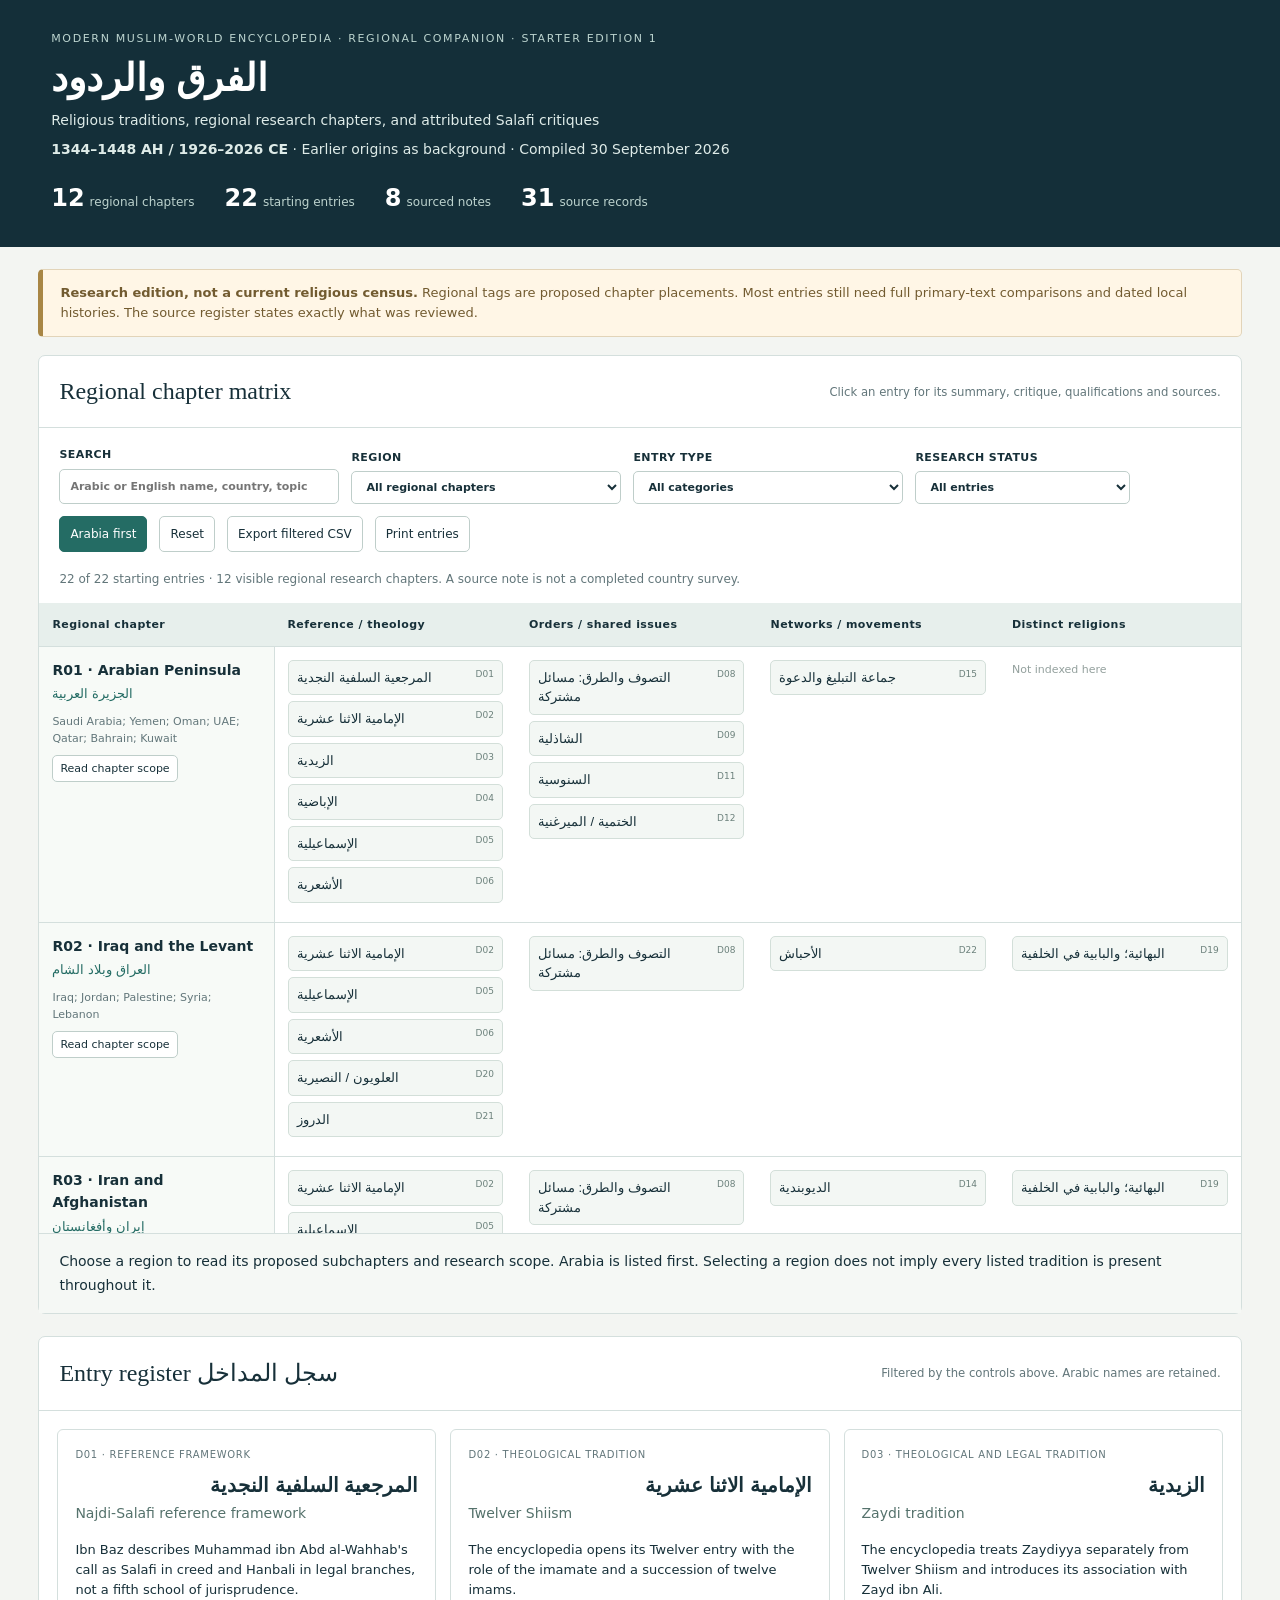
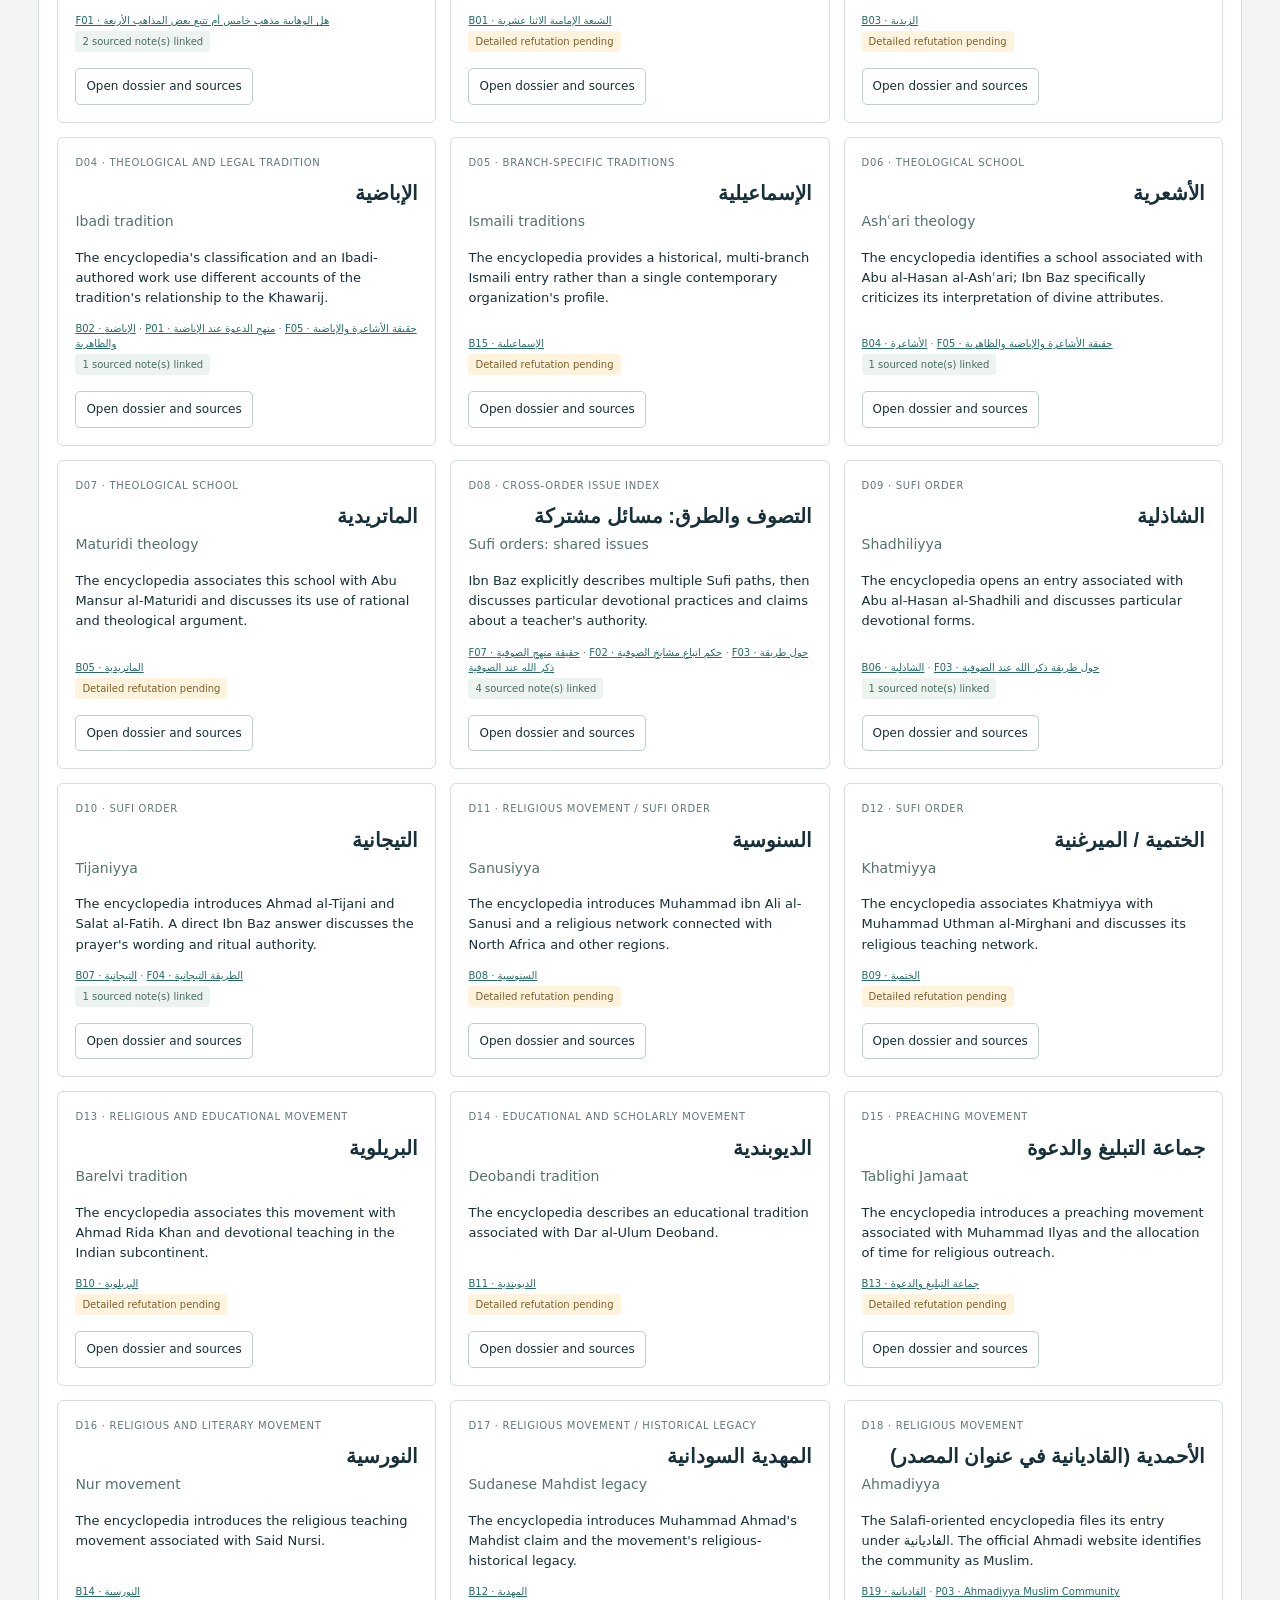
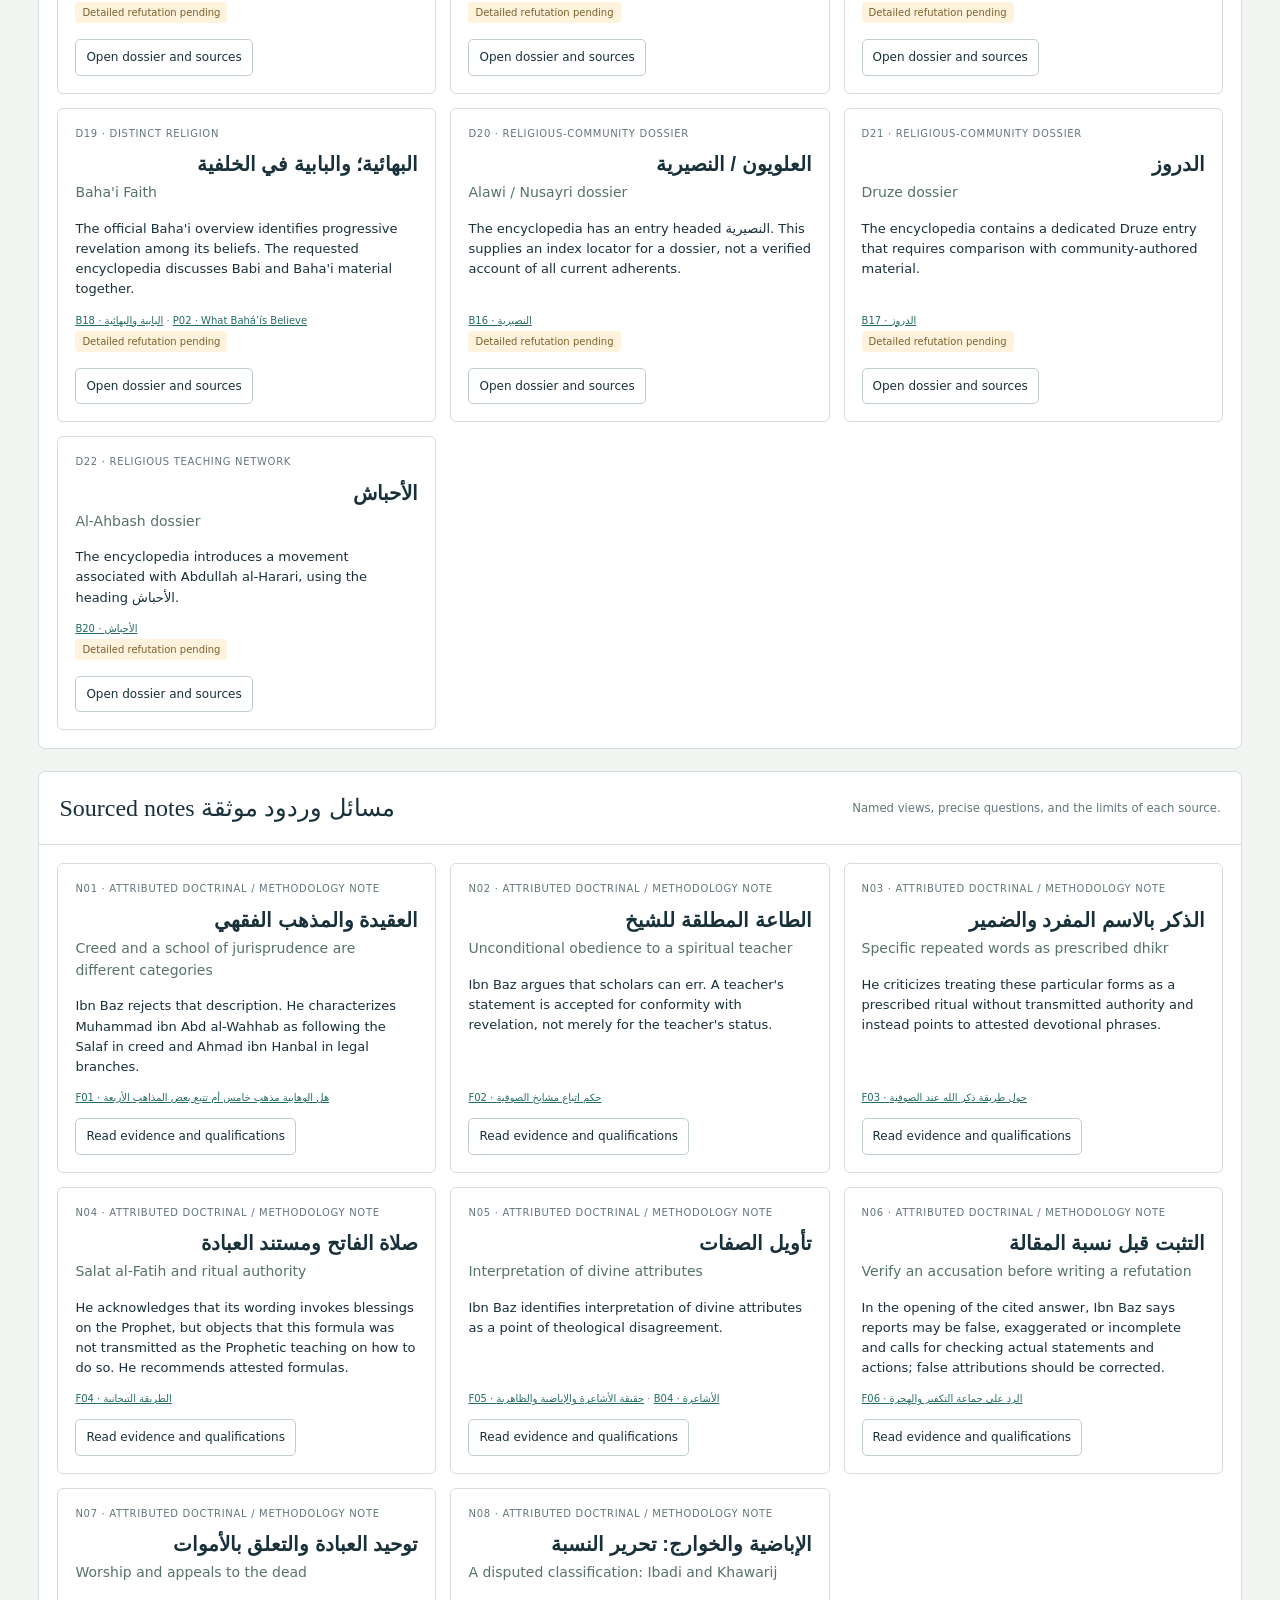
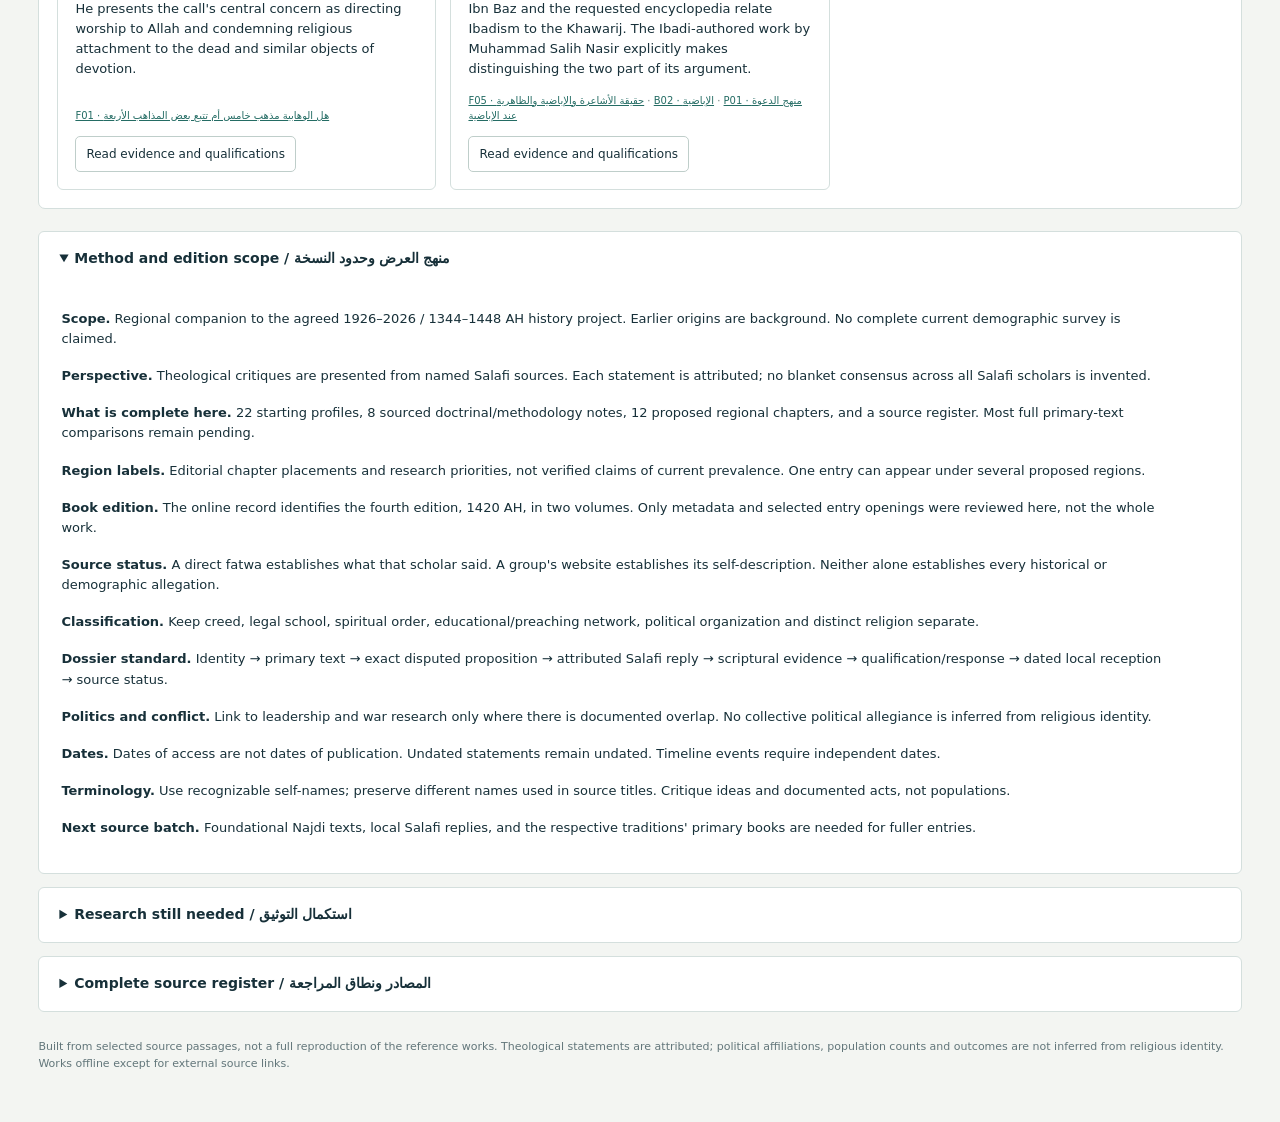
<file: Regional_Firaq_Rudud_1926_2026.html>
<!doctype html><html lang="en"><head><meta charset="utf-8"><meta name="viewport" content="width=device-width,initial-scale=1"><title>الفرق والردود · Regional reference companion</title><style>
:root{--ink:#173039;--muted:#62767a;--paper:#f3f5f2;--line:#d4dfdd;--teal:#246c64;--navy:#142f39;--amber:#8b6a30}
*{box-sizing:border-box}body{margin:0;background:var(--paper);color:var(--ink);font:14px/1.55 system-ui,-apple-system,"Segoe UI",Arial,sans-serif}
header{background:var(--navy);color:white;padding:30px clamp(18px,4vw,60px)}
.kicker{text-transform:uppercase;font-size:11px;letter-spacing:.15em;color:#bcd4cf}
h1{font-size:38px;margin:7px 0 2px;font-weight:650;line-height:1.3}
header p{max-width:1000px;color:#deebe8;margin:7px 0}
.ar{font-family:Tahoma,Arial,sans-serif;direction:rtl;unicode-bidi:isolate}
.stats{display:flex;gap:30px;flex-wrap:wrap;margin-top:19px;color:#bdd3ce;font-size:12px}
.stats b{font-size:24px;color:white;margin-right:5px}
main{max-width:1700px;padding:22px clamp(12px,3vw,45px) 50px;margin:auto}
.notice{border:1px solid #e2d4b9;border-left:5px solid #a88645;background:#fff6e6;padding:13px 17px;border-radius:5px;color:#725b30;font-size:13px;margin-bottom:18px}
.panel{background:white;border:1px solid var(--line);border-radius:7px;margin-bottom:22px}
.panelhead{padding:17px 20px;border-bottom:1px solid var(--line);display:flex;justify-content:space-between;align-items:center;gap:20px}
h2{font-family:Georgia,"Times New Roman",serif;font-size:24px;font-weight:500;margin:0}
.panelhead small{color:var(--muted)}.controls{display:flex;gap:12px;flex-wrap:wrap;align-items:end;padding:18px 20px}
label{display:flex;flex-direction:column;font-size:11px;font-weight:650;letter-spacing:.04em;gap:5px}
input,select,button{font:inherit;color:var(--ink);border:1px solid #bfceca;border-radius:5px;background:white;padding:8px 10px}
input[type=search]{width:280px}select{max-width:270px}button{cursor:pointer;font-size:12px}
button:hover,button:focus-visible{background:#edf5f2;outline-color:var(--teal)}.primary{background:var(--teal);color:white;border-color:var(--teal)}
.primary:hover{background:#1b524c;color:white}.status{padding:0 20px 14px;color:var(--muted);font-size:12px}
.scroll{overflow:auto;max-height:630px}table{border-collapse:collapse;width:100%;font-size:12px}.matrix{min-width:1000px;table-layout:fixed}
th,td{text-align:left;vertical-align:top;border-bottom:1px solid var(--line);padding:13px}
th{background:#e7efec;font-size:11px;letter-spacing:.04em;position:sticky;top:0;z-index:3}
th:first-child,td:first-child{width:235px}.matrix td:first-child{position:sticky;left:0;background:#f7faf7;z-index:2;border-right:1px solid var(--line)}
.matrix th:first-child{left:0;z-index:4}.rtitle{font-size:14px;font-weight:700}.rname{font-size:13px;color:var(--teal);margin:3px 0}
.countries{font-size:11px;line-height:1.55;color:var(--muted);margin:8px 0}.openregion{font-size:11px;padding:4px 7px}
.chip{display:block;text-align:start;width:100%;margin:0 0 6px;padding:7px 8px;line-height:1.5;background:#f3f7f4;border-color:#d3dfd9;font-size:13px}
.chip small{font-size:9px;color:#6b807b;float:right;margin-left:5px}.noindex{color:#93a09d;font-size:11px}
.grid{display:grid;grid-template-columns:repeat(auto-fill,minmax(285px,1fr));gap:14px;padding:18px}
.card{padding:17px;border:1px solid var(--line);border-radius:6px;display:flex;flex-direction:column;background:#fff}
.card .id{font-size:10px;letter-spacing:.07em;text-transform:uppercase;color:var(--muted)}
.card h3{font-size:20px;font-weight:600;margin:8px 0 2px}.card .eng{font-size:14px;color:#55726c;margin:0 0 10px}
.card p{font-size:13px;margin:5px 0 13px}.card .tags{margin:auto 0 13px;font-size:10px;line-height:1.5;color:#6a7a76}
.pill{display:inline-block;padding:3px 7px;background:#edf3ef;border-radius:4px;margin:3px 4px 3px 0;color:#486d60;font-size:10px}
.pill.pending{background:#fff3dd;color:#7b602b}.card button{align-self:start}
.regioninfo{padding:16px 20px;line-height:1.7;border-top:1px solid var(--line);background:#f5f8f5}.regioninfo strong{color:var(--teal)}
.regioninfo p{margin:4px 0}.empty{padding:30px;color:var(--muted)}
.textbody{padding:18px 22px}.textbody p{max-width:1100px;margin:5px 0 17px;font-size:13px}
details{border:1px solid var(--line);border-radius:6px;background:white;margin-bottom:13px}
summary{cursor:pointer;font-weight:650;padding:16px 20px}
.sources{table-layout:fixed;min-width:900px}.sources th:first-child,.sources td:first-child{width:64px}
.sources th:nth-child(2){width:240px}.sources th:nth-child(3){width:250px}
a{color:var(--teal);overflow-wrap:anywhere}footer{font-size:11px;color:var(--muted);margin-top:26px}
dialog{border:0;border-radius:9px;max-width:1040px;width:calc(100vw - 24px);max-height:90vh;padding:0;box-shadow:0 20px 80px #071f3e44;color:var(--ink)}
dialog::backdrop{background:#10262aaa}.modalhead{position:sticky;top:0;background:var(--navy);color:white;padding:17px 24px;display:flex;align-items:start;justify-content:space-between;z-index:4;gap:12px}
.modalhead h2{font-size:27px}.modalhead p{color:#bed6cf;margin:4px 0 0;font-size:12px}
.close{background:transparent;color:white;border-color:#6d8e8b;flex-shrink:0}.modalbody{padding:22px 25px}
.modalbody h3{font-size:15px;color:var(--teal);margin:22px 0 7px}.modalbody p{font-size:14px;margin:6px 0 12px}
.fieldgrid{display:grid;grid-template-columns:1fr 1fr;gap:18px}.callout{padding:12px 15px;background:#fff5e6;border-left:4px solid #ab873e;border-radius:4px;font-size:12px}
.notebox{border:1px solid var(--line);padding:15px 18px;border-radius:6px;margin:12px 0;background:#f8faf7}
.notebox h3{margin:0 0 9px}.notebox p{font-size:13px}.sourceitem{border-bottom:1px solid var(--line);padding:10px 0;font-size:12px}
.sourceitem .title{font-size:13px;font-weight:600}.sourceitem small{display:block;color:var(--muted);margin-top:4px}
@media(max-width:700px){h1{font-size:30px}.controls{padding:14px}.panelhead{align-items:start;flex-direction:column;gap:6px}input[type=search]{width:240px}
.stats{gap:18px}.fieldgrid{grid-template-columns:1fr}.modalbody{padding:17px}.grid{padding:12px;grid-template-columns:1fr}
.matrix th:first-child,.matrix td:first-child{width:185px}.matrix{min-width:1000px}}
@media print{body{background:white}header{background:white;color:var(--ink);padding:0}header p,.stats{color:var(--ink)}.stats b{color:var(--ink)}
.controls,button,.scroll,.matrixpanel,.status,dialog{display:none!important}main{padding:0}.grid{display:block}.card,.notebox{break-inside:avoid;margin-bottom:10px}
.panel{border:0}.notice{background:white}details>*{display:block}summary{list-style:none}a{color:var(--ink)}}
</style></head><body>
<header>
<div class="kicker">Modern Muslim-world encyclopedia · Regional companion · Starter edition 1</div>
<h1><span class="ar" lang="ar">الفرق والردود</span></h1>
<p>Religious traditions, regional research chapters, and attributed Salafi critiques</p>
<p><strong>1344–1448 AH / 1926–2026 CE</strong> · Earlier origins as background · Compiled 30 September 2026</p>
<div class="stats"><span><b>12</b>regional chapters</span><span><b>22</b>starting entries</span><span><b>8</b>sourced notes</span><span><b>31</b>source records</span></div>
</header><main>
<div class="notice"><strong>Research edition, not a current religious census.</strong> Regional tags are proposed chapter placements. Most entries still need full primary-text comparisons and dated local histories. The source register states exactly what was reviewed.</div>
<section class="panel matrixpanel"><div class="panelhead"><h2>Regional chapter matrix</h2><small>Click an entry for its summary, critique, qualifications and sources.</small></div>
<div class="controls">
<label>SEARCH<input id="search" type="search" placeholder="Arabic or English name, country, topic"></label>
<label>REGION<select id="region"></select></label>
<label>ENTRY TYPE<select id="category"><option value="">All categories</option></select></label>
<label>RESEARCH STATUS<select id="review"><option value="">All entries</option><option value="notes">Sourced notes linked</option><option value="pending">Detailed refutation pending</option></select></label>
<button id="arabia" class="primary">Arabia first</button><button id="reset">Reset</button><button id="csv">Export filtered CSV</button><button id="print">Print entries</button>
</div><div id="resultCount" class="status" aria-live="polite"></div><div class="scroll"><table id="matrix" class="matrix"></table></div><div id="regionInfo" class="regioninfo"></div></section>
<section class="panel"><div class="panelhead"><h2>Entry register <span class="ar">سجل المداخل</span></h2><small>Filtered by the controls above. Arabic names are retained.</small></div><div id="cards" class="grid"></div></section>
<section class="panel"><div class="panelhead"><h2>Sourced notes <span class="ar">مسائل وردود موثقة</span></h2><small>Named views, precise questions, and the limits of each source.</small></div><div id="noteCards" class="grid"></div></section>
<details open><summary>Method and edition scope / <span class="ar">منهج العرض وحدود النسخة</span></summary><div id="method" class="textbody"></div></details>
<details><summary>Research still needed / <span class="ar">استكمال التوثيق</span></summary><div id="queue" class="textbody"></div></details>
<details><summary>Complete source register / <span class="ar">المصادر ونطاق المراجعة</span></summary><div class="scroll"><table class="sources" id="sources"></table></div></details>
<footer>Built from selected source passages, not a full reproduction of the reference works. Theological statements are attributed; political affiliations, population counts and outcomes are not inferred from religious identity. Works offline except for external source links.</footer>
</main>
<dialog id="detail" aria-labelledby="modalTitle"><div class="modalhead"><div><h2 id="modalTitle"></h2><p id="modalSubtitle"></p></div><button id="close" class="close" aria-label="Close entry">Close ×</button></div><div id="modalBody" class="modalbody"></div></dialog>
<script>const DATA={"title": "الفرق والردود", "subtitle": "Regional guide to religious traditions and attributed Salafi critiques", "edition": "Source-linked starter edition 1", "compiled": "2026-09-30", "period": "1344–1448 AH / 1926–2026 CE", "regions": [{"id": "R01", "name": "Arabian Peninsula", "ar": "الجزيرة العربية", "countries": "Saudi Arabia; Yemen; Oman; UAE; Qatar; Bahrain; Kuwait", "subchapters": "Najd and Hijaz | Gulf and eastern Arabia | Oman | Yemen and Hadramawt", "focus": "Start with the Najdi-Salafi reference texts, then separate country dossiers on theology, worship, scholarly correspondence and local institutions.", "caution": "Subregions are chapter divisions. A country's population is not assigned one doctrine, and a religious school is not equated with a government.", "queue": "Local editions, scholars' correspondence, regional responses, and dated evidence of institutions and debates."}, {"id": "R02", "name": "Iraq and the Levant", "ar": "العراق وبلاد الشام", "countries": "Iraq; Jordan; Palestine; Syria; Lebanon", "subchapters": "Country dossiers | Schools and communities | Publishing and debate networks", "focus": "Separate Twelver, Ismaili, Alawi, Druze, Ashʿari and organizational dossiers; connect documented individuals and texts to historical events only with evidence.", "caution": "An identity label does not establish support for a party or responsibility for a war.", "queue": "Community-authored texts, local scholarly replies, and separate biographies of political actors."}, {"id": "R03", "name": "Iran and Afghanistan", "ar": "إيران وأفغانستان", "countries": "Iran; Afghanistan", "subchapters": "Iran | Afghanistan | Cross-border scholarly links", "focus": "Commission branch-specific studies of imamate, religious authority, Ismaili traditions and distinct religions, alongside Hanafi/Maturidi and other local currents.", "caution": "Do not substitute the doctrines of a state institution for those of every person or community.", "queue": "Original-language works, translations, branch identification and publication histories."}, {"id": "R04", "name": "Nile Valley", "ar": "وادي النيل", "countries": "Egypt; Sudan", "subchapters": "Egypt | Sudan | Cross-border educational links", "focus": "Study Ashʿari theology, particular Sufi orders, Khatmi and Mahdist legacies, and identifiable theological debates.", "caution": "A nineteenth-century founder is background; the encyclopedia's main subject is the tradition's documented modern history.", "queue": "Regional orders' own manuals, local Salafi responses, and distinctions between religious institutions and parties."}, {"id": "R05", "name": "Maghreb", "ar": "المغرب العربي", "countries": "Libya; Tunisia; Algeria; Morocco; Mauritania", "subchapters": "Country dossiers | Oasis communities | Scholarly networks", "focus": "Commission Ashʿari, Ibadi, Shadhili, Tijani and Sanusi studies without conflating Maliki jurisprudence with theological or organizational affiliation.", "caution": "Maliki fiqh, a theological school and a tariqa are separate fields.", "queue": "Local publications, zāwiya records, Ibadi self-descriptions and dated reception of refutations."}, {"id": "R06", "name": "West Africa and the Sahel", "ar": "غرب أفريقيا والساحل", "countries": "Senegal; Gambia; Guinea; Guinea-Bissau; Sierra Leone; Mali; Niger; Burkina Faso; Benin; Togo; Côte d’Ivoire; Nigeria; Chad", "subchapters": "Country dossiers | Transnational orders | Local-language debates", "focus": "Begin a Tijani dossier and commission separate Qadiri, Murid and local reform-movement studies; do not import one country's pattern into another.", "caution": "A proposed chapter is not a verified statement of prevalence or a current membership estimate.", "queue": "Arabic and local-language primary texts, named branches, and local histories."}, {"id": "R07", "name": "Central and East Africa / Indian Ocean", "ar": "وسط وشرق أفريقيا والمحيط الهندي", "countries": "Cameroon; Gabon; Uganda; Djibouti; Somalia; Mozambique; Comoros", "subchapters": "Country dossiers | Coastal scholarly networks | Regional extensions where necessary", "focus": "Commission local Sufi-order, Ashʿari, Ismaili and Ibadi historical-link studies, with named local institutions.", "caution": "Historical contact does not establish a surviving community or current population size.", "queue": "Country-specific evidence; Tanzania/Zanzibar, Kenya and Eritrea only as separately labeled contextual extensions."}, {"id": "R08", "name": "South Asia", "ar": "جنوب آسيا", "countries": "Pakistan; Bangladesh; Maldives", "subchapters": "Country dossiers | India as necessary historical context", "focus": "Separate Barelvi, Deobandi, Tablighi, Ahmadi, Maturidi and Ahl al-Hadith dossiers; compare precisely identified texts.", "caution": "Educational affiliation does not establish membership in a political organization.", "queue": "Urdu/Bengali originals, branch-specific self-descriptions and text-level Salafi responses."}, {"id": "R09", "name": "Türkiye and the Balkans", "ar": "تركيا والبلقان", "countries": "Türkiye; Albania", "subchapters": "Türkiye | Albania | Other Balkan contexts when relevant", "focus": "Commission Maturidi and Nur-movement dossiers; keep Alevi and Bektashi studies separate from the Syrian Alawi dossier.", "caution": "Similar-sounding names must not be merged. Do not treat a literary-religious movement as one political party.", "queue": "Turkish and Albanian primary materials, institutional histories and precise translations."}, {"id": "R10", "name": "Central Asia and the Caucasus", "ar": "آسيا الوسطى والقوقاز", "countries": "Kazakhstan; Kyrgyzstan; Tajikistan; Turkmenistan; Uzbekistan; Azerbaijan", "subchapters": "Six country dossiers | Local and transnational scholarship", "focus": "Commission Maturidi, Sufi-order, Twelver and Ismaili studies on a country-by-country basis.", "caution": "An inherited school name is not proof of an individual's full creed or practice.", "queue": "Local-language texts, modern reception, and separate Russian/Chinese contexts only where documented."}, {"id": "R11", "name": "Southeast Asia", "ar": "جنوب شرق آسيا", "countries": "Indonesia; Malaysia; Brunei", "subchapters": "Indonesia | Malaysia | Brunei", "focus": "Commission local Ashʿari/Maturidi, Sufi-order, Tablighi and Salafi-reform dossiers, distinguishing institutions from creeds.", "caution": "Nahdlatul Ulama and Muhammadiyah require independent organizational records rather than an automatic 'sect' label.", "queue": "Indonesian/Malay sources, local teachers' writings and documented exchanges."}, {"id": "R12", "name": "Guyana, Suriname and diaspora links", "ar": "غيانا وسورينام والامتدادات", "countries": "Guyana; Suriname", "subchapters": "Guyana | Suriname | Documented migration and publishing links", "focus": "Commission local histories and investigate South Asian educational and devotional links without assuming them.", "caution": "No current group distribution is asserted in this starter edition.", "queue": "Local mosque histories, community publications and documented affiliations."}], "profiles": [{"id": "D01", "name": "Najdi-Salafi reference framework", "ar": "المرجعية السلفية النجدية", "kind": "Reference framework", "regions": ["R01"], "subregion": "Najd and Hijaz; reference across all chapters", "summary": "Ibn Baz describes Muhammad ibn Abd al-Wahhab's call as Salafi in creed and Hanbali in legal branches, not a fifth school of jurisprudence.", "questions": "Document tawhid, authority of revelation, worship and scholarly method from exact texts. Separate theological principles from the history of particular states.", "sources": ["F01"], "notes": "This is the declared theological reference frame, not a claim that every Salafi scholar agrees on every person or movement.", "issues": ["N01", "N07"], "status": "Sourced issue note linked"}, {"id": "D02", "name": "Twelver Shiism", "ar": "الإمامية الاثنا عشرية", "kind": "Theological tradition", "regions": ["R01", "R02", "R03", "R10"], "subregion": "Gulf/eastern Arabia and country-specific dossiers", "summary": "The encyclopedia opens its Twelver entry with the role of the imamate and a succession of twelve imams.", "questions": "Compare imamate, textual authority and particular devotional practices using the relevant community's own books and individually attributed Salafi replies.", "sources": ["B01"], "notes": "The entry's allegations about motives and collective conduct are not adopted. Internal branches and contemporary positions remain to be documented.", "issues": [], "status": "Entry opening reviewed; refutation pending"}, {"id": "D03", "name": "Zaydi tradition", "ar": "الزيدية", "kind": "Theological and legal tradition", "regions": ["R01"], "subregion": "Yemen", "summary": "The encyclopedia treats Zaydiyya separately from Twelver Shiism and introduces its association with Zayd ibn Ali.", "questions": "Document imamate, theology and hadith method by author and period, then compare exact Salafi responses.", "sources": ["B03"], "notes": "Do not replace a Zaydi doctrinal dossier with the record of a modern party or armed organization.", "issues": [], "status": "Entry opening reviewed; refutation pending"}, {"id": "D04", "name": "Ibadi tradition", "ar": "الإباضية", "kind": "Theological and legal tradition", "regions": ["R01", "R05", "R07"], "subregion": "Oman; other placements are research chapters", "summary": "The encyclopedia's classification and an Ibadi-authored work use different accounts of the tradition's relationship to the Khawarij.", "questions": "Compare the actual disputed propositions, terminology and historical evidence; obtain primary Ibadi passages before judging attributed doctrines.", "sources": ["B02", "P01", "F05"], "notes": "The Ibadi source reviewed here is a publisher description and table of contents, not the complete book.", "issues": ["N08"], "status": "Sourced issue note linked"}, {"id": "D05", "name": "Ismaili traditions", "ar": "الإسماعيلية", "kind": "Branch-specific traditions", "regions": ["R01", "R02", "R03", "R07", "R08", "R10"], "subregion": "Yemen/Najran and other proposed regional dossiers", "summary": "The encyclopedia provides a historical, multi-branch Ismaili entry rather than a single contemporary organization's profile.", "questions": "Separate Nizari and Tayyibi traditions and their subbranches; examine textual interpretation and religious authority with branch-specific sources.", "sources": ["B15"], "notes": "Only the entry opening is summarized. Claims of hidden collective intentions are not treated as facts; primary self-descriptions remain pending.", "issues": [], "status": "Entry opening reviewed; refutation pending"}, {"id": "D06", "name": "Ashʿari theology", "ar": "الأشعرية", "kind": "Theological school", "regions": ["R01", "R02", "R04", "R05", "R07", "R11"], "subregion": "Country-specific educational histories", "summary": "The encyclopedia identifies a school associated with Abu al-Hasan al-Ashʿari; Ibn Baz specifically criticizes its interpretation of divine attributes.", "questions": "Define the particular interpretation under dispute and identify its author before setting out the relevant Salafi response.", "sources": ["B04", "F05"], "notes": "This is not a full account of all Ashʿari positions, periods or authors.", "issues": ["N05"], "status": "Sourced issue note linked"}, {"id": "D07", "name": "Maturidi theology", "ar": "الماتريدية", "kind": "Theological school", "regions": ["R03", "R08", "R09", "R10", "R11"], "subregion": "Regional placements are research priorities", "summary": "The encyclopedia associates this school with Abu Mansur al-Maturidi and discusses its use of rational and theological argument.", "questions": "Commission exact comparisons concerning attributes, reason and revelation, and the definition of faith; distinguish legal affiliation from creed.", "sources": ["B05"], "notes": "No detailed rebuttal has been verified for this profile in the starter edition.", "issues": [], "status": "Entry opening reviewed; refutation pending"}, {"id": "D08", "name": "Sufi orders: shared issues", "ar": "التصوف والطرق: مسائل مشتركة", "kind": "Cross-order issue index", "regions": ["R01", "R02", "R03", "R04", "R05", "R06", "R07", "R08", "R09", "R10", "R11"], "subregion": "Only linked to a specific order when its text supports the claim", "summary": "Ibn Baz explicitly describes multiple Sufi paths, then discusses particular devotional practices and claims about a teacher's authority.", "questions": "Separate dhikr, teacher-pupil relations, tawassul, invocation, dreams and claimed revelation into different questions.", "sources": ["F07", "F02", "F03"], "notes": "A shared issue is not evidence that every Sufi order or adherent teaches it.", "issues": ["N02", "N03", "N06", "N07"], "status": "Sourced issue note linked"}, {"id": "D09", "name": "Shadhiliyya", "ar": "الشاذلية", "kind": "Sufi order", "regions": ["R01", "R04", "R05"], "subregion": "Regional case studies to be localized", "summary": "The encyclopedia opens an entry associated with Abu al-Hasan al-Shadhili and discusses particular devotional forms.", "questions": "Compare the actual wording of a selected litany and its claimed religious authority; distinguish order branches.", "sources": ["B06", "F03"], "notes": "The linked dhikr note addresses specific forms, not all Shadhili practice.", "issues": ["N03"], "status": "Sourced issue note linked"}, {"id": "D10", "name": "Tijaniyya", "ar": "التيجانية", "kind": "Sufi order", "regions": ["R05", "R06"], "subregion": "Maghreb and West African research chapters", "summary": "The encyclopedia introduces Ahmad al-Tijani and Salat al-Fatih. A direct Ibn Baz answer discusses the prayer's wording and ritual authority.", "questions": "Record the relevant litany, claims made for it, the named critic's evidence, and an authenticated response from the order.", "sources": ["B07", "F04"], "notes": "Do not turn statements reported by the questioner into verified beliefs of all adherents.", "issues": ["N04"], "status": "Sourced issue note linked"}, {"id": "D11", "name": "Sanusiyya", "ar": "السنوسية", "kind": "Religious movement / Sufi order", "regions": ["R01", "R05", "R06", "R07"], "subregion": "Libya and documented cross-regional links", "summary": "The encyclopedia introduces Muhammad ibn Ali al-Sanusi and a religious network connected with North Africa and other regions.", "questions": "Treat devotional teachings, educational institutions and later dynastic history as separate subjects.", "sources": ["B08"], "notes": "A doctrinal critique must not stand in for a political judgment about a dynasty or anti-colonial activity.", "issues": [], "status": "Entry opening reviewed; refutation pending"}, {"id": "D12", "name": "Khatmiyya", "ar": "الختمية / الميرغنية", "kind": "Sufi order", "regions": ["R01", "R04", "R07"], "subregion": "Hijaz–Sudan research connection", "summary": "The encyclopedia associates Khatmiyya with Muhammad Uthman al-Mirghani and discusses its religious teaching network.", "questions": "Collect the order's own litanies and statements about spiritual authority before preparing issue-specific refutations.", "sources": ["B09"], "notes": "The opening page contains an inconsistent Hijri/Gregorian date pair; those dates are not reproduced as verified.", "issues": [], "status": "Entry opening reviewed; refutation pending"}, {"id": "D13", "name": "Barelvi tradition", "ar": "البريلوية", "kind": "Religious and educational movement", "regions": ["R08", "R12"], "subregion": "South Asia; diaspora placement is proposed", "summary": "The encyclopedia associates this movement with Ahmad Rida Khan and devotional teaching in the Indian subcontinent.", "questions": "Use exact original-language statements about the Prophet, knowledge of the unseen, invocation and devotional practice; compare attributed critiques.", "sources": ["B10"], "notes": "No biographical accusations from the polemical introduction are adopted; a primary-text comparison remains pending.", "issues": [], "status": "Entry opening reviewed; refutation pending"}, {"id": "D14", "name": "Deobandi tradition", "ar": "الديوبندية", "kind": "Educational and scholarly movement", "regions": ["R03", "R08", "R12"], "subregion": "South Asian institutions; other connections need local evidence", "summary": "The encyclopedia describes an educational tradition associated with Dar al-Ulum Deoband.", "questions": "Distinguish fiqh, theology, spiritual affiliation and institutional curricula; identify which writer and proposition a critic addresses.", "sources": ["B11"], "notes": "Graduation from a school does not by itself establish identical beliefs or political affiliation.", "issues": [], "status": "Entry opening reviewed; refutation pending"}, {"id": "D15", "name": "Tablighi Jamaat", "ar": "جماعة التبليغ والدعوة", "kind": "Preaching movement", "regions": ["R01", "R08", "R11", "R12"], "subregion": "Local branches to be documented separately", "summary": "The encyclopedia introduces a preaching movement associated with Muhammad Ilyas and the allocation of time for religious outreach.", "questions": "Compare teaching materials, hadith use and the status claimed for preaching routines; preserve differing scholars' responses with their dates.", "sources": ["B13"], "notes": "No blanket judgment by all Salafi scholars is asserted; precise primary materials and named replies are pending.", "issues": [], "status": "Entry opening reviewed; refutation pending"}, {"id": "D16", "name": "Nur movement", "ar": "النورسية", "kind": "Religious and literary movement", "regions": ["R09"], "subregion": "Türkiye", "summary": "The encyclopedia introduces the religious teaching movement associated with Said Nursi.", "questions": "Read specific passages and local interpretations before commissioning a theological response; distinguish later institutions and branches.", "sources": ["B14"], "notes": "The opening entry is a starting locator, not a verified account of all subsequent organizations.", "issues": [], "status": "Entry opening reviewed; refutation pending"}, {"id": "D17", "name": "Sudanese Mahdist legacy", "ar": "المهدية السودانية", "kind": "Religious movement / historical legacy", "regions": ["R04"], "subregion": "Sudan", "summary": "The encyclopedia introduces Muhammad Ahmad's Mahdist claim and the movement's religious-historical legacy.", "questions": "Examine the textual basis of a specific Mahdist claim, the responses to it and its later reception; separate descendants and later organizations.", "sources": ["B12"], "notes": "The nineteenth-century origin is background, not an event inside the encyclopedia's 1926–2026 main period.", "issues": [], "status": "Entry opening reviewed; refutation pending"}, {"id": "D18", "name": "Ahmadiyya", "ar": "الأحمدية (القاديانية في عنوان المصدر)", "kind": "Religious movement", "regions": ["R08", "R11", "R12"], "subregion": "South Asia; additional placements are proposed research", "summary": "The Salafi-oriented encyclopedia files its entry under القاديانية. The official Ahmadi website identifies the community as Muslim.", "questions": "Commission an exact comparison on finality of prophethood and the status of Mirza Ghulam Ahmad; distinguish branches and their interpretations.", "sources": ["B19", "P03"], "notes": "No current legal status, population count, or allegations of covert political motives are asserted here.", "issues": [], "status": "Entry opening reviewed; refutation pending"}, {"id": "D19", "name": "Baha'i Faith", "ar": "البهائية؛ والبابية في الخلفية", "kind": "Distinct religion", "regions": ["R03", "R02"], "subregion": "Iranian origins and regional context; chronology pending", "summary": "The official Baha'i overview identifies progressive revelation among its beliefs. The requested encyclopedia discusses Babi and Baha'i material together.", "questions": "Compare the Baha'i account of revelation with a named Salafi discussion of prophetic finality; treat Babism and the Baha'i Faith separately.", "sources": ["B18", "P02"], "notes": "Listed in a distinct-religions column, not presented as an Islamic fiqh school. Detailed refutation not yet prepared.", "issues": [], "status": "Entry opening reviewed; refutation pending"}, {"id": "D20", "name": "Alawi / Nusayri dossier", "ar": "العلويون / النصيرية", "kind": "Religious-community dossier", "regions": ["R02"], "subregion": "Syria and separately verified local communities", "summary": "The encyclopedia has an entry headed النصيرية. This supplies an index locator for a dossier, not a verified account of all current adherents.", "questions": "Obtain identified primary theological texts and modern self-descriptions before comparing specific attributed Salafi critiques.", "sources": ["B16"], "notes": "No collective political motive is inferred. Syrian Alawi and Turkish Alevi entries must not be merged.", "issues": [], "status": "Entry opening reviewed; refutation pending"}, {"id": "D21", "name": "Druze dossier", "ar": "الدروز", "kind": "Religious-community dossier", "regions": ["R02"], "subregion": "Levant", "summary": "The encyclopedia contains a dedicated Druze entry that requires comparison with community-authored material.", "questions": "Identify authenticated texts, the specific proposition disputed and the critic's evidence; separate religious doctrine from party history.", "sources": ["B17"], "notes": "Only an index-level introduction is provided; no claim about the beliefs of every individual is made.", "issues": [], "status": "Entry opening reviewed; refutation pending"}, {"id": "D22", "name": "Al-Ahbash dossier", "ar": "الأحباش", "kind": "Religious teaching network", "regions": ["R02", "R07"], "subregion": "Lebanon; other regional connections require evidence", "summary": "The encyclopedia introduces a movement associated with Abdullah al-Harari, using the heading الأحباش.", "questions": "Compare named texts on attributes, invocation and doctrinal classification; separate actual quotations from allegations about motives.", "sources": ["B20"], "notes": "Primary-text and response comparison pending; no allegations of collective political wrongdoing are adopted.", "issues": [], "status": "Entry opening reviewed; refutation pending"}], "notes": [{"id": "N01", "title": "Creed and a school of jurisprudence are different categories", "ar": "العقيدة والمذهب الفقهي", "subject": "Is the Najdi call a separate fifth school of fiqh?", "position": "Ibn Baz rejects that description. He characterizes Muhammad ibn Abd al-Wahhab as following the Salaf in creed and Ahmad ibn Hanbal in legal branches.", "evidence": "His written answer identifies the question and the distinction explicitly; the source cites Majmuʿ al-Fatawa 1/374.", "limits": "This documents Ibn Baz's description. It does not imply that all Salafi authors share every legal or political opinion.", "sources": ["F01"], "entries": ["D01"], "status": "Attributed summary; not a full debate transcript"}, {"id": "N02", "title": "Unconditional obedience to a spiritual teacher", "ar": "الطاعة المطلقة للشيخ", "subject": "Must a disciple obey a religious teacher unconditionally?", "position": "Ibn Baz argues that scholars can err. A teacher's statement is accepted for conformity with revelation, not merely for the teacher's status.", "evidence": "The answer appeals to Qur'an 3:31 and 4:59, among other passages, and directs disputed claims back to the Qur'an and Sunnah.", "limits": "The question describes a particular claim. It is not independent proof that every order or teacher requires unconditional obedience.", "sources": ["F02"], "entries": ["D08"], "status": "Attributed summary; not a full debate transcript"}, {"id": "N03", "title": "Specific repeated words as prescribed dhikr", "ar": "الذكر بالاسم المفرد والضمير", "subject": "What is Ibn Baz's objection to fixed devotional repetition of 'الله الله' or 'هو هو'?", "position": "He criticizes treating these particular forms as a prescribed ritual without transmitted authority and instead points to attested devotional phrases.", "evidence": "He cites reports on accepted dhikr and the hadith rejecting newly introduced religious acts; the source locates the answer at Majmuʿ al-Fatawa 8/399.", "limits": "This is about specified ritual forms, not a rejection of remembrance of Allah in general. An order's own text must establish that the practice is taught there.", "sources": ["F03"], "entries": ["D08", "D09"], "status": "Attributed summary; not a full debate transcript"}, {"id": "N04", "title": "Salat al-Fatih and ritual authority", "ar": "صلاة الفاتح ومستند العبادة", "subject": "What does Ibn Baz criticize in the Tijani prayer discussed by his questioner?", "position": "He acknowledges that its wording invokes blessings on the Prophet, but objects that this formula was not transmitted as the Prophetic teaching on how to do so. He recommends attested formulas.", "evidence": "His answer refers to reports from Kaʿb ibn ʿUjra, Abu Humayd and Abu Masʿud, and to the requirement that religious practice accord with revelation.", "limits": "Do not confuse criticism of a formula with denial of sending blessings on the Prophet. The questioner's other allegations require their own verification.", "sources": ["F04"], "entries": ["D10"], "status": "Attributed summary; not a full debate transcript"}, {"id": "N05", "title": "Interpretation of divine attributes", "ar": "تأويل الصفات", "subject": "Which point of Ashʿari theology is explicitly criticized in the consulted Ibn Baz answer?", "position": "Ibn Baz identifies interpretation of divine attributes as a point of theological disagreement.", "evidence": "The direct fatwa supplies the attribution. The encyclopedia provides a separate introduction to the school's use of theological argument.", "limits": "This short answer does not fully define the Ashʿari account or prove every claim about every author. A developed comparison needs the precise attribute, author, passage and response.", "sources": ["F05", "B04"], "entries": ["D06"], "status": "Attributed summary; not a full debate transcript"}, {"id": "N06", "title": "Verify an accusation before writing a refutation", "ar": "التثبت قبل نسبة المقالة", "subject": "Can a doctrinal judgment rest only on reports about a named group?", "position": "In the opening of the cited answer, Ibn Baz says reports may be false, exaggerated or incomplete and calls for checking actual statements and actions; false attributions should be corrected.", "evidence": "The note summarizes the opening evidence-checking passage of the answer, not the later discussion of historical state penalties.", "limits": "A questioner's assertion is not independently verified evidence. Record source, speaker and context, and do not turn a disagreement with a doctrine into a claim about every member.", "sources": ["F06"], "entries": ["D08"], "status": "Attributed summary; not a full debate transcript"}, {"id": "N07", "title": "Worship and appeals to the dead", "ar": "توحيد العبادة والتعلق بالأموات", "subject": "How does Ibn Baz describe the Najdi critique of devotional attachment to the dead?", "position": "He presents the call's central concern as directing worship to Allah and condemning religious attachment to the dead and similar objects of devotion.", "evidence": "This is a paraphrase of his Najdi-doctrine explanation; full argumentation requires the relevant chapters and exact evidences in foundational texts.", "limits": "Keep invocation of the dead, lawful supplication to Allah, asking a living person for ordinary help, and contested forms of tawassul distinct. This note does not establish the practice of any named community.", "sources": ["F01"], "entries": ["D01", "D08"], "status": "Attributed summary; not a full debate transcript"}, {"id": "N08", "title": "A disputed classification: Ibadi and Khawarij", "ar": "الإباضية والخوارج: تحرير النسبة", "subject": "How should the encyclopedia record competing accounts of Ibadi origins and classification?", "position": "Ibn Baz and the requested encyclopedia relate Ibadism to the Khawarij. The Ibadi-authored work by Muhammad Salih Nasir explicitly makes distinguishing the two part of its argument.", "evidence": "The compared evidence is a direct fatwa, an encyclopedia opening and the Ibadi book's published description and contents.", "limits": "The full Ibadi argument has not been read here. Record this as an attributed disagreement, not a settled label; compare concrete doctrines and historical evidence next.", "sources": ["F05", "B02", "P01"], "entries": ["D04"], "status": "Attributed summary; not a full debate transcript"}], "sources": [{"id": "B00", "title": "الموسوعة الميسرة في الأديان والمذاهب والأحزاب المعاصرة", "author": "الندوة العالمية للشباب الإسلامي؛ إشراف مانع بن حماد الجهني", "locator": "Fourth edition, 1420 AH; two volumes; Shamela bibliographic record", "url": "https://shamela.ws/book/9582", "kind": "Bibliography", "reviewed": "2026-09-30", "scope": "Metadata and selected entry openings reviewed, not the complete two-volume work. Historical source, not a 2026 survey."}, {"id": "B01", "title": "الشيعة الإمامية الاثنا عشرية", "author": "الموسوعة الميسرة؛ الندوة العالمية للشباب الإسلامي", "locator": "4th ed., 1420 AH, vol. 1, entry opens p. 51", "url": "https://shamela.ws/book/9582/16", "kind": "Salafi-oriented reference entry", "reviewed": "2026-09-30", "scope": "Entry opening reviewed. Linked page is a starting locator, not proof that the complete chapter or its cited primary sources were checked."}, {"id": "B02", "title": "الإباضية", "author": "الموسوعة الميسرة؛ الندوة العالمية للشباب الإسلامي", "locator": "4th ed., 1420 AH, vol. 1, entry opens p. 58", "url": "https://shamela.ws/book/9582/23", "kind": "Salafi-oriented reference entry", "reviewed": "2026-09-30", "scope": "Entry opening reviewed. Linked page is a starting locator, not proof that the complete chapter or its cited primary sources were checked."}, {"id": "B03", "title": "الزيدية", "author": "الموسوعة الميسرة؛ الندوة العالمية للشباب الإسلامي", "locator": "4th ed., 1420 AH, vol. 1, entry opens p. 76", "url": "https://shamela.ws/book/9582/41", "kind": "Salafi-oriented reference entry", "reviewed": "2026-09-30", "scope": "Entry opening reviewed. Linked page is a starting locator, not proof that the complete chapter or its cited primary sources were checked."}, {"id": "B04", "title": "الأشاعرة", "author": "الموسوعة الميسرة؛ الندوة العالمية للشباب الإسلامي", "locator": "4th ed., 1420 AH, vol. 1, entry opens p. 83", "url": "https://shamela.ws/book/9582/48", "kind": "Salafi-oriented reference entry", "reviewed": "2026-09-30", "scope": "Entry opening reviewed. Linked page is a starting locator, not proof that the complete chapter or its cited primary sources were checked."}, {"id": "B05", "title": "الماتريدية", "author": "الموسوعة الميسرة؛ الندوة العالمية للشباب الإسلامي", "locator": "4th ed., 1420 AH, vol. 1, entry opens p. 95", "url": "https://shamela.ws/book/9582/60", "kind": "Salafi-oriented reference entry", "reviewed": "2026-09-30", "scope": "Entry opening reviewed. Linked page is a starting locator, not proof that the complete chapter or its cited primary sources were checked."}, {"id": "B06", "title": "الشاذلية", "author": "الموسوعة الميسرة؛ الندوة العالمية للشباب الإسلامي", "locator": "4th ed., 1420 AH, vol. 1, entry opens p. 275", "url": "https://shamela.ws/book/9582/178", "kind": "Salafi-oriented reference entry", "reviewed": "2026-09-30", "scope": "Entry opening reviewed. Linked page is a starting locator, not proof that the complete chapter or its cited primary sources were checked."}, {"id": "B07", "title": "التيجانية", "author": "الموسوعة الميسرة؛ الندوة العالمية للشباب الإسلامي", "locator": "4th ed., 1420 AH, vol. 1, entry opens p. 281", "url": "https://shamela.ws/book/9582/184", "kind": "Salafi-oriented reference entry", "reviewed": "2026-09-30", "scope": "Entry opening reviewed. Linked page is a starting locator, not proof that the complete chapter or its cited primary sources were checked."}, {"id": "B08", "title": "السنوسية", "author": "الموسوعة الميسرة؛ الندوة العالمية للشباب الإسلامي", "locator": "4th ed., 1420 AH, vol. 1, entry opens p. 287", "url": "https://shamela.ws/book/9582/190", "kind": "Salafi-oriented reference entry", "reviewed": "2026-09-30", "scope": "Entry opening reviewed. Linked page is a starting locator, not proof that the complete chapter or its cited primary sources were checked."}, {"id": "B09", "title": "الختمية", "author": "الموسوعة الميسرة؛ الندوة العالمية للشباب الإسلامي", "locator": "4th ed., 1420 AH, vol. 1, entry opens p. 291", "url": "https://shamela.ws/book/9582/194", "kind": "Salafi-oriented reference entry", "reviewed": "2026-09-30", "scope": "Entry opening reviewed. Linked page is a starting locator, not proof that the complete chapter or its cited primary sources were checked."}, {"id": "B10", "title": "البريلوية", "author": "الموسوعة الميسرة؛ الندوة العالمية للشباب الإسلامي", "locator": "4th ed., 1420 AH, vol. 1, entry opens p. 298", "url": "https://shamela.ws/book/9582/201", "kind": "Salafi-oriented reference entry", "reviewed": "2026-09-30", "scope": "Entry opening reviewed. Linked page is a starting locator, not proof that the complete chapter or its cited primary sources were checked."}, {"id": "B11", "title": "الديوبندية", "author": "الموسوعة الميسرة؛ الندوة العالمية للشباب الإسلامي", "locator": "4th ed., 1420 AH, vol. 1, entry opens p. 304", "url": "https://shamela.ws/book/9582/207", "kind": "Salafi-oriented reference entry", "reviewed": "2026-09-30", "scope": "Entry opening reviewed. Linked page is a starting locator, not proof that the complete chapter or its cited primary sources were checked."}, {"id": "B12", "title": "المهدية", "author": "الموسوعة الميسرة؛ الندوة العالمية للشباب الإسلامي", "locator": "4th ed., 1420 AH, vol. 1, entry opens p. 310", "url": "https://shamela.ws/book/9582/213", "kind": "Salafi-oriented reference entry", "reviewed": "2026-09-30", "scope": "Entry opening reviewed. Linked page is a starting locator, not proof that the complete chapter or its cited primary sources were checked."}, {"id": "B13", "title": "جماعة التبليغ والدعوة", "author": "الموسوعة الميسرة؛ الندوة العالمية للشباب الإسلامي", "locator": "4th ed., 1420 AH, vol. 1, entry opens p. 317", "url": "https://shamela.ws/book/9582/220", "kind": "Salafi-oriented reference entry", "reviewed": "2026-09-30", "scope": "Entry opening reviewed. Linked page is a starting locator, not proof that the complete chapter or its cited primary sources were checked."}, {"id": "B14", "title": "النورسية", "author": "الموسوعة الميسرة؛ الندوة العالمية للشباب الإسلامي", "locator": "4th ed., 1420 AH, vol. 1, entry opens p. 324", "url": "https://shamela.ws/book/9582/228", "kind": "Salafi-oriented reference entry", "reviewed": "2026-09-30", "scope": "Entry opening reviewed. Linked page is a starting locator, not proof that the complete chapter or its cited primary sources were checked."}, {"id": "B15", "title": "الإسماعيلية", "author": "الموسوعة الميسرة؛ الندوة العالمية للشباب الإسلامي", "locator": "4th ed., 1420 AH, vol. 1, entry opens p. 383", "url": "https://shamela.ws/book/9582/284", "kind": "Salafi-oriented reference entry", "reviewed": "2026-09-30", "scope": "Entry opening reviewed. Linked page is a starting locator, not proof that the complete chapter or its cited primary sources were checked."}, {"id": "B16", "title": "النصيرية", "author": "الموسوعة الميسرة؛ الندوة العالمية للشباب الإسلامي", "locator": "4th ed., 1420 AH, vol. 1, entry opens p. 390", "url": "https://shamela.ws/book/9582/291", "kind": "Salafi-oriented reference entry", "reviewed": "2026-09-30", "scope": "Entry opening reviewed. Linked page is a starting locator, not proof that the complete chapter or its cited primary sources were checked."}, {"id": "B17", "title": "الدروز", "author": "الموسوعة الميسرة؛ الندوة العالمية للشباب الإسلامي", "locator": "4th ed., 1420 AH, vol. 1, entry opens p. 397", "url": "https://shamela.ws/book/9582/298", "kind": "Salafi-oriented reference entry", "reviewed": "2026-09-30", "scope": "Entry opening reviewed. Linked page is a starting locator, not proof that the complete chapter or its cited primary sources were checked."}, {"id": "B18", "title": "البابية والبهائية", "author": "الموسوعة الميسرة؛ الندوة العالمية للشباب الإسلامي", "locator": "4th ed., 1420 AH, vol. 1, entry opens p. 409", "url": "https://shamela.ws/book/9582/310", "kind": "Salafi-oriented reference entry", "reviewed": "2026-09-30", "scope": "Entry opening reviewed. Linked page is a starting locator, not proof that the complete chapter or its cited primary sources were checked."}, {"id": "B19", "title": "القاديانية", "author": "الموسوعة الميسرة؛ الندوة العالمية للشباب الإسلامي", "locator": "4th ed., 1420 AH, vol. 1, entry opens p. 416", "url": "https://shamela.ws/book/9582/317", "kind": "Salafi-oriented reference entry", "reviewed": "2026-09-30", "scope": "Entry opening reviewed. Linked page is a starting locator, not proof that the complete chapter or its cited primary sources were checked."}, {"id": "B20", "title": "الأحباش", "author": "الموسوعة الميسرة؛ الندوة العالمية للشباب الإسلامي", "locator": "4th ed., 1420 AH, vol. 1, entry opens p. 427", "url": "https://shamela.ws/book/9582/328", "kind": "Salafi-oriented reference entry", "reviewed": "2026-09-30", "scope": "Entry opening reviewed. Linked page is a starting locator, not proof that the complete chapter or its cited primary sources were checked."}, {"id": "F01", "title": "هل الوهابية مذهب خامس أم تتبع بعض المذاهب الأربعة", "author": "عبد العزيز بن باز — official website", "locator": "مجموع الفتاوى 1/374; response to a letter dated 2/3/1394 AH", "url": "https://binbaz.org.sa/fatwas/26/هل-الوهابية-مذهب-خامس-ام-تتبع-بعض-المذاهب-الاربعة", "kind": "Attributed Salafi statement", "reviewed": "2026-09-30", "scope": "Najdi self-description; do not transfer its historical political praise into factual verdicts."}, {"id": "F02", "title": "حكم اتباع مشايخ الصوفية", "author": "عبد العزيز بن باز — official website", "locator": "مجموع الفتاوى 5/383; issuance date not established here", "url": "https://binbaz.org.sa/fatwas/1339/حكم-اتباع-مشايخ-الصوفية", "kind": "Attributed Salafi statement", "reviewed": "2026-09-30", "scope": "The cited answer discusses unconditional obedience to a religious teacher."}, {"id": "F03", "title": "حول طريقة ذكر الله عند الصوفية", "author": "عبد العزيز بن باز — official website", "locator": "مجموع الفتاوى 8/399; issuance date not established here", "url": "https://binbaz.org.sa/fatwas/2318/حول-طريقة-ذكر-الله-عند-الصوفية", "kind": "Attributed Salafi statement", "reviewed": "2026-09-30", "scope": "The specific repeated forms 'الله الله' and 'هو هو', not every form of dhikr."}, {"id": "F04", "title": "الطريقة التيجانية", "author": "عبد العزيز بن باز — official website", "locator": "Fatwa 1732; issuance date not established here", "url": "https://binbaz.org.sa/fatwas/1732/الطريقة-التيجانية", "kind": "Attributed Salafi statement", "reviewed": "2026-09-30", "scope": "Salat al-Fatih and following a tariqa; questioner's claims are not independent proof of every follower's beliefs."}, {"id": "F05", "title": "حقيقة الأشاعرة والإباضية والظاهرية", "author": "عبد العزيز بن باز — official website", "locator": "Fatwa 2834; issuance date not established here", "url": "https://binbaz.org.sa/fatwas/2834/حقيقة-الاشاعرة-والاباضية-والظاهرية", "kind": "Attributed Salafi statement", "reviewed": "2026-09-30", "scope": "Attribution of Ibn Baz's criticism; not a complete exposition of any school."}, {"id": "F06", "title": "الرد على جماعة التكفير والهجرة", "author": "عبد العزيز بن باز — official website", "locator": "Fatwa 3015; opening answer on verifying attributions", "url": "https://binbaz.org.sa/fatwas/3015/الرد-على-جماعة-التكفير-والهجرة", "kind": "Attributed Salafi statement", "reviewed": "2026-09-30", "scope": "Only the evidence-checking passage is summarized; historical coercive prescriptions elsewhere on the page are not reproduced or adopted."}, {"id": "F07", "title": "حقيقة منهج الصوفية", "author": "عبد العزيز بن باز — official website", "locator": "Fatwa 3237; issuance date not established here", "url": "https://binbaz.org.sa/fatwas/3237/حقيقة-منهج-الصوفية", "kind": "Attributed Salafi statement", "reviewed": "2026-09-30", "scope": "Ibn Baz distinguishes multiple Sufi paths and criticizes specified practices; no claim of uniformity."}, {"id": "P01", "title": "منهج الدعوة عند الإباضية", "author": "محمد صالح ناصر؛ المكتبة السعيدية", "locator": "5th ed., 1434 AH / 2013; publisher description and contents only", "url": "https://alsaidia.com/node/102", "kind": "Tradition's self-description", "reviewed": "2026-09-30", "scope": "Web description and contents reviewed, not the 446-page book. Documents an Ibadi distinction from the Khawarij."}, {"id": "P02", "title": "What Bahá’ís Believe", "author": "Bahá’í International Community", "locator": "Official beliefs overview; no publication date established", "url": "https://www.bahai.org/beliefs", "kind": "Tradition's self-description", "reviewed": "2026-09-30", "scope": "Overview identifies progressive revelation; not a full comparison with a Salafi refutation."}, {"id": "P03", "title": "Ahmadiyya Muslim Community", "author": "Ahmadiyya Muslim Community", "locator": "Official introductory webpage; no publication date established", "url": "https://www.alislam.org/ahmadiyya-muslim-community/", "kind": "Tradition's self-description", "reviewed": "2026-09-30", "scope": "Self-identification and introductory page; Lahori and other branch-specific doctrines need their own texts."}], "queue": [{"id": "Q01", "title": "Foundational source pack", "region": "All regions", "task": "Confirm editions of كتاب التوحيد، كشف الشبهات، الأصول الثلاثة and selected الدرر السنية materials.", "standard": "Exact edition, editor, volume/page, publication date and scope; separate the original author from later commentary."}, {"id": "Q02", "title": "Primary texts for each tradition", "region": "All regions", "task": "Pair each critical claim with the tradition's own text and record differing branches.", "standard": "Quotation checked in original language; stable reference; no paraphrase presented as a quotation."}, {"id": "Q03", "title": "Arabian local history", "region": "R01", "task": "Build Najd–Hijaz, Gulf, Oman and Yemen files from dated local scholarship and records.", "standard": "No inferred population shares or dates of presence; distinguish local findings from transnational sources."}, {"id": "Q04", "title": "Additional Sufi orders", "region": "R05–R11", "task": "Commission separate Qadiri, Naqshbandi, Rifaʿi, Khalwati, Murid and relevant local-order dossiers.", "standard": "No automatic transfer of a judgment about one order to another."}, {"id": "Q05", "title": "Salafi and Ahl al-Hadith networks", "region": "All regions", "task": "Document distinct local scholars, institutions and replies rather than treating the frame as one organization.", "standard": "Named author, exact teaching and local historical evidence."}, {"id": "Q06", "title": "Political organizations", "region": "Separate history module", "task": "Add political-party and armed-movement records separately, with cross-links only for documented people, publications and events.", "standard": "Do not equate a theology with a party, government or war; report political facts without a theological verdict substituting for evidence."}, {"id": "Q07", "title": "South and Southeast Asian organizations", "region": "R08; R11; R12", "task": "Commission Urdu, Bengali, Indonesian and Malay source collections; independent records for educational and preaching organizations.", "standard": "Country-specific institutions, primary statements, branch and date."}, {"id": "Q08", "title": "Alevi and Bektashi entries", "region": "R09", "task": "Create distinct source-based dossiers instead of merging them with the Syrian Alawi entry.", "standard": "Self-description, texts, naming and historical scope checked separately."}, {"id": "Q09", "title": "Modern history and dated debates", "region": "All regions", "task": "Record first documented local activity, publications, rebuttals, replies and institutional changes within 1926–2026.", "standard": "Only verified dates become timeline markers; no invented continuous century-long bars."}, {"id": "Q10", "title": "Evidence of reception and outcomes", "region": "All regions", "task": "Record editions, citations, replies, institutional decisions or documented changes after a refutation.", "standard": "Do not infer that silence proves acceptance or that a refutation eliminated a movement."}, {"id": "Q11", "title": "Editorial source audit", "region": "All regions", "task": "Check contradictory calendar pairs, disputed attributions and claims of hidden motives in every secondary work.", "standard": "Maintain correction log; do not copy allegations as established fact."}, {"id": "Q12", "title": "Reader-supplied edition", "region": "Core source", "task": "Match the user's copy of الموسوعة الميسرة to the online fourth edition, 1420 AH.", "standard": "Title/copyright pages, complete volumes and stable printed pagination."}], "method": [{"title": "Scope", "text": "Regional companion to the agreed 1926–2026 / 1344–1448 AH history project. Earlier origins are background. No complete current demographic survey is claimed."}, {"title": "Perspective", "text": "Theological critiques are presented from named Salafi sources. Each statement is attributed; no blanket consensus across all Salafi scholars is invented."}, {"title": "What is complete here", "text": "22 starting profiles, 8 sourced doctrinal/methodology notes, 12 proposed regional chapters, and a source register. Most full primary-text comparisons remain pending."}, {"title": "Region labels", "text": "Editorial chapter placements and research priorities, not verified claims of current prevalence. One entry can appear under several proposed regions."}, {"title": "Book edition", "text": "The online record identifies the fourth edition, 1420 AH, in two volumes. Only metadata and selected entry openings were reviewed here, not the whole work."}, {"title": "Source status", "text": "A direct fatwa establishes what that scholar said. A group's website establishes its self-description. Neither alone establishes every historical or demographic allegation."}, {"title": "Classification", "text": "Keep creed, legal school, spiritual order, educational/preaching network, political organization and distinct religion separate."}, {"title": "Dossier standard", "text": "Identity → primary text → exact disputed proposition → attributed Salafi reply → scriptural evidence → qualification/response → dated local reception → source status."}, {"title": "Politics and conflict", "text": "Link to leadership and war research only where there is documented overlap. No collective political allegiance is inferred from religious identity."}, {"title": "Dates", "text": "Dates of access are not dates of publication. Undated statements remain undated. Timeline events require independent dates."}, {"title": "Terminology", "text": "Use recognizable self-names; preserve different names used in source titles. Critique ideas and documented acts, not populations."}, {"title": "Next source batch", "text": "Foundational Najdi texts, local Salafi replies, and the respective traditions' primary books are needed for fuller entries."}]};

const $=s=>document.querySelector(s), esc=s=>String(s??"").replace(/[&<>"']/g,c=>({"&":"&amp;","<":"&lt;",">":"&gt;",'"':"&quot;","'":"&#39;"}[c]));
const sources=Object.fromEntries(DATA.sources.map(x=>[x.id,x])), profiles=Object.fromEntries(DATA.profiles.map(x=>[x.id,x])), notes=Object.fromEntries(DATA.notes.map(x=>[x.id,x])), regions=Object.fromEntries(DATA.regions.map(x=>[x.id,x]));
const norm=s=>String(s||"").toLowerCase().normalize("NFKD").replace(/[\u064B-\u065F\u0670]/g,"").replace(/[أإآ]/g,"ا").replace(/ى/g,"ي");
const groups=[
["Reference / theology",["Reference framework","Theological tradition","Theological and legal tradition","Branch-specific traditions","Theological school","Religious-community dossier"]],
["Orders / shared issues",["Sufi order","Cross-order issue index","Religious movement / Sufi order"]],
["Networks / movements",["Religious and educational movement","Educational and scholarly movement","Preaching movement","Religious and literary movement","Religious movement / historical legacy","Religious teaching network","Religious movement"]],
["Distinct religions",["Distinct religion"]]];
const sourceLink=id=>`<a href="${esc(sources[id].url)}" target="_blank" rel="noopener noreferrer">${esc(id)} · <span dir="auto">${esc(sources[id].title)}</span></a>`;
function sourceItems(ids){return [...new Set(ids)].map(id=>{let s=sources[id];return `<div class="sourceitem"><div class="title">${sourceLink(id)}</div><div dir="auto">${esc(s.author)}</div><small>${esc(s.locator)} · Reviewed ${esc(s.reviewed)}</small><small>${esc(s.scope)}</small></div>`}).join("")}
function noteHTML(n){return `<article class="notebox"><h3><span class="ar" lang="ar">${esc(n.ar)}</span> <small>· ${esc(n.id)}</small></h3><p><strong>${esc(n.subject)}</strong></p><p>${esc(n.position)}</p><p><strong>Evidence:</strong> ${esc(n.evidence)}</p><p><strong>Scope:</strong> ${esc(n.limits)}</p><p>${n.sources.map(sourceLink).join(" · ")}</p></article>`}
function openProfile(id){let p=profiles[id];if(!p)return;
$("#modalTitle").innerHTML=`<span class="ar" lang="ar">${esc(p.ar)}</span>`;
$("#modalSubtitle").textContent=`${p.id} · ${p.name} · ${p.kind}`;
$("#modalBody").innerHTML=`<span class="pill ${p.issues.length?"":"pending"}">${esc(p.status)}</span>
<div class="fieldgrid"><section><h3>Entry summary</h3><p>${esc(p.summary)}</p><h3>Questions for the full dossier</h3><p>${esc(p.questions)}</p></section>
<section><h3>Proposed regional chapters</h3><p>${p.regions.map(r=>`${esc(r)} · ${esc(regions[r].name)}`).join("<br>")}</p><p>${esc(p.subregion)}</p><div class="callout">These are chapter placements and research priorities, not a statement of current prevalence in every named country.</div></section></div>
<h3>Qualifications</h3><p>${esc(p.notes)}</p><h3>Attributed Salafi notes / <span class="ar">الردود والمسائل</span></h3>
${p.issues.length?p.issues.map(x=>noteHTML(notes[x])).join(""):'<div class="callout">The starting source has been identified, but a detailed, primary-text-based refutation has not yet been prepared for this entry.</div>'}
<h3>Sources and reviewed scope</h3>${sourceItems([...p.sources,...p.issues.flatMap(x=>notes[x].sources)])}`;
if(!$("#detail").open)$("#detail").showModal();}
function openNote(id){let n=notes[id];if(!n)return;$("#modalTitle").innerHTML=`<span class="ar">${esc(n.ar)}</span>`;$("#modalSubtitle").textContent=`${n.id} · ${n.title}`;$("#modalBody").innerHTML=noteHTML(n)+`<h3>Source register</h3>`+sourceItems(n.sources);if(!$("#detail").open)$("#detail").showModal()}
function searchBlob(p){return norm([p.name,p.ar,p.kind,p.summary,p.questions,p.subregion,...p.regions.map(r=>regions[r].name+" "+regions[r].ar+" "+regions[r].countries)].join(" "))}
let current=[];
function render(){
const q=norm($("#search").value.trim()), r=$("#region").value,k=$("#category").value, st=$("#review").value;
current=DATA.profiles.filter(p=>(!q||searchBlob(p).includes(q))&&(!r||p.regions.includes(r))&&(!k||p.kind===k)&&(!st||(st==="notes"?p.issues.length:!p.issues.length)));
const ids=new Set(current.map(p=>p.id)), rr=DATA.regions.filter(x=>(!r||x.id===r)&&DATA.profiles.some(p=>p.regions.includes(x.id)&&ids.has(p.id)));
$("#resultCount").textContent=`${current.length} of ${DATA.profiles.length} starting entries · ${rr.length} visible regional research chapters. A source note is not a completed country survey.`;
$("#matrix").innerHTML=`<thead><tr><th>Regional chapter</th>${groups.map(g=>`<th>${g[0]}</th>`).join("")}</tr></thead><tbody>`+rr.map(x=>`<tr><td><div class="rtitle">${esc(x.id)} · ${esc(x.name)}</div><div class="rname ar" lang="ar">${esc(x.ar)}</div><div class="countries">${esc(x.countries)}</div><button class="openregion" data-region="${esc(x.id)}">Read chapter scope</button></td>`+groups.map(g=>{let pp=current.filter(p=>p.regions.includes(x.id)&&g[1].includes(p.kind));return `<td>${pp.length?pp.map(p=>`<button class="chip" data-profile="${esc(p.id)}"><small>${esc(p.id)}</small><span class="ar" lang="ar">${esc(p.ar)}</span></button>`).join(""):'<span class="noindex">Not indexed here</span>'}</td>`}).join("")+"</tr>").join("")+"</tbody>";
$("#cards").innerHTML=current.length?current.map(p=>`<article class="card"><div class="id">${esc(p.id)} · ${esc(p.kind)}</div><h3 class="ar" lang="ar">${esc(p.ar)}</h3><div class="eng">${esc(p.name)}</div><p>${esc(p.summary)}</p><div class="tags">${p.sources.map(sourceLink).join(" · ")}<br><span class="pill ${p.issues.length?"":"pending"}">${p.issues.length?`${p.issues.length} sourced note(s) linked`:"Detailed refutation pending"}</span></div><button data-profile="${esc(p.id)}">Open dossier and sources</button></article>`).join(""):'<div class="empty">No matching entries. Try a broader name, region or category.</div>';
$("#regionInfo").innerHTML=r?`<strong>${esc(regions[r].name)} / <span class="ar">${esc(regions[r].ar)}</span></strong><p><b>Subchapters:</b> ${esc(regions[r].subchapters)}</p><p>${esc(regions[r].focus)}</p><p><b>Qualification:</b> ${esc(regions[r].caution)}</p><p><b>Research needed:</b> ${esc(regions[r].queue)}</p>`:"Choose a region to read its proposed subchapters and research scope. Arabia is listed first. Selecting a region does not imply every listed tradition is present throughout it.";
}
$("#region").innerHTML='<option value="">All regional chapters</option>'+DATA.regions.map(r=>`<option value="${esc(r.id)}">${esc(r.name)} / ${esc(r.ar)}</option>`).join("");
$("#category").innerHTML+=[...new Set(DATA.profiles.map(p=>p.kind))].map(k=>`<option value="${esc(k)}">${esc(k)}</option>`).join("");
["search","region","category","review"].forEach(id=>$("#"+id).addEventListener(id==="search"?"input":"change",render));
$("#reset").addEventListener("click",()=>{["search","region","category","review"].forEach(id=>$("#"+id).value="");render()});
$("#arabia").addEventListener("click",()=>{$("#region").value="R01";$("#search").value="";render()});
$("#print").addEventListener("click",()=>window.print());
$("#close").addEventListener("click",()=>$("#detail").close());
$("#detail").addEventListener("click",e=>{if(e.target===$("#detail"))$("#detail").close()});
document.addEventListener("click",e=>{let p=e.target.closest("[data-profile]"),n=e.target.closest("[data-note]"),r=e.target.closest("[data-region]");if(p)openProfile(p.dataset.profile);else if(n)openNote(n.dataset.note);else if(r){$("#region").value=r.dataset.region;render();$("#regionInfo").scrollIntoView({behavior:"smooth",block:"center"})}});
$("#noteCards").innerHTML=DATA.notes.map(n=>`<article class="card"><div class="id">${esc(n.id)} · Attributed doctrinal / methodology note</div><h3 class="ar">${esc(n.ar)}</h3><div class="eng">${esc(n.title)}</div><p>${esc(n.position)}</p><div class="tags">${n.sources.map(sourceLink).join(" · ")}</div><button data-note="${esc(n.id)}">Read evidence and qualifications</button></article>`).join("");
$("#method").innerHTML=DATA.method.map(m=>`<p><strong>${esc(m.title)}.</strong> ${esc(m.text)}</p>`).join("");
$("#queue").innerHTML=DATA.queue.map(x=>`<p><strong>${esc(x.id)} · ${esc(x.title)}.</strong> ${esc(x.task)} <em>${esc(x.standard)}</em></p>`).join("");
$("#sources").innerHTML=`<thead><tr><th>ID</th><th>Source / author</th><th>Edition / locator</th><th>Reviewed scope</th></tr></thead><tbody>`+DATA.sources.map(s=>`<tr><td>${esc(s.id)}</td><td>${sourceLink(s.id)}<br><small dir="auto">${esc(s.author)}</small></td><td>${esc(s.locator)}<br><small>Accessed ${esc(s.reviewed)}</small></td><td>${esc(s.scope)}</td></tr>`).join("")+"</tbody>";
$("#csv").addEventListener("click",()=>{let rows=[["ID","Entry","Arabic name","Type","Proposed regions","Summary","Research questions","Note IDs","Status","Sources","Qualifications"],...current.map(p=>[p.id,p.name,p.ar,p.kind,p.regions.join("; "),p.summary,p.questions,p.issues.join("; "),p.status,p.sources.map(s=>sources[s].url).join("\n"),p.notes])];
let text="\ufeff"+rows.map(row=>row.map(x=>'"'+String(x).replace(/"/g,'""')+'"').join(",")).join("\r\n");
let u=URL.createObjectURL(new Blob([text],{type:"text/csv;charset=utf-8"})),a=document.createElement("a");a.href=u;a.download="Regional_Firaq_Rudud_Filtered.csv";a.click();setTimeout(()=>URL.revokeObjectURL(u),1000)});
render();
</script></body></html>
</file>
